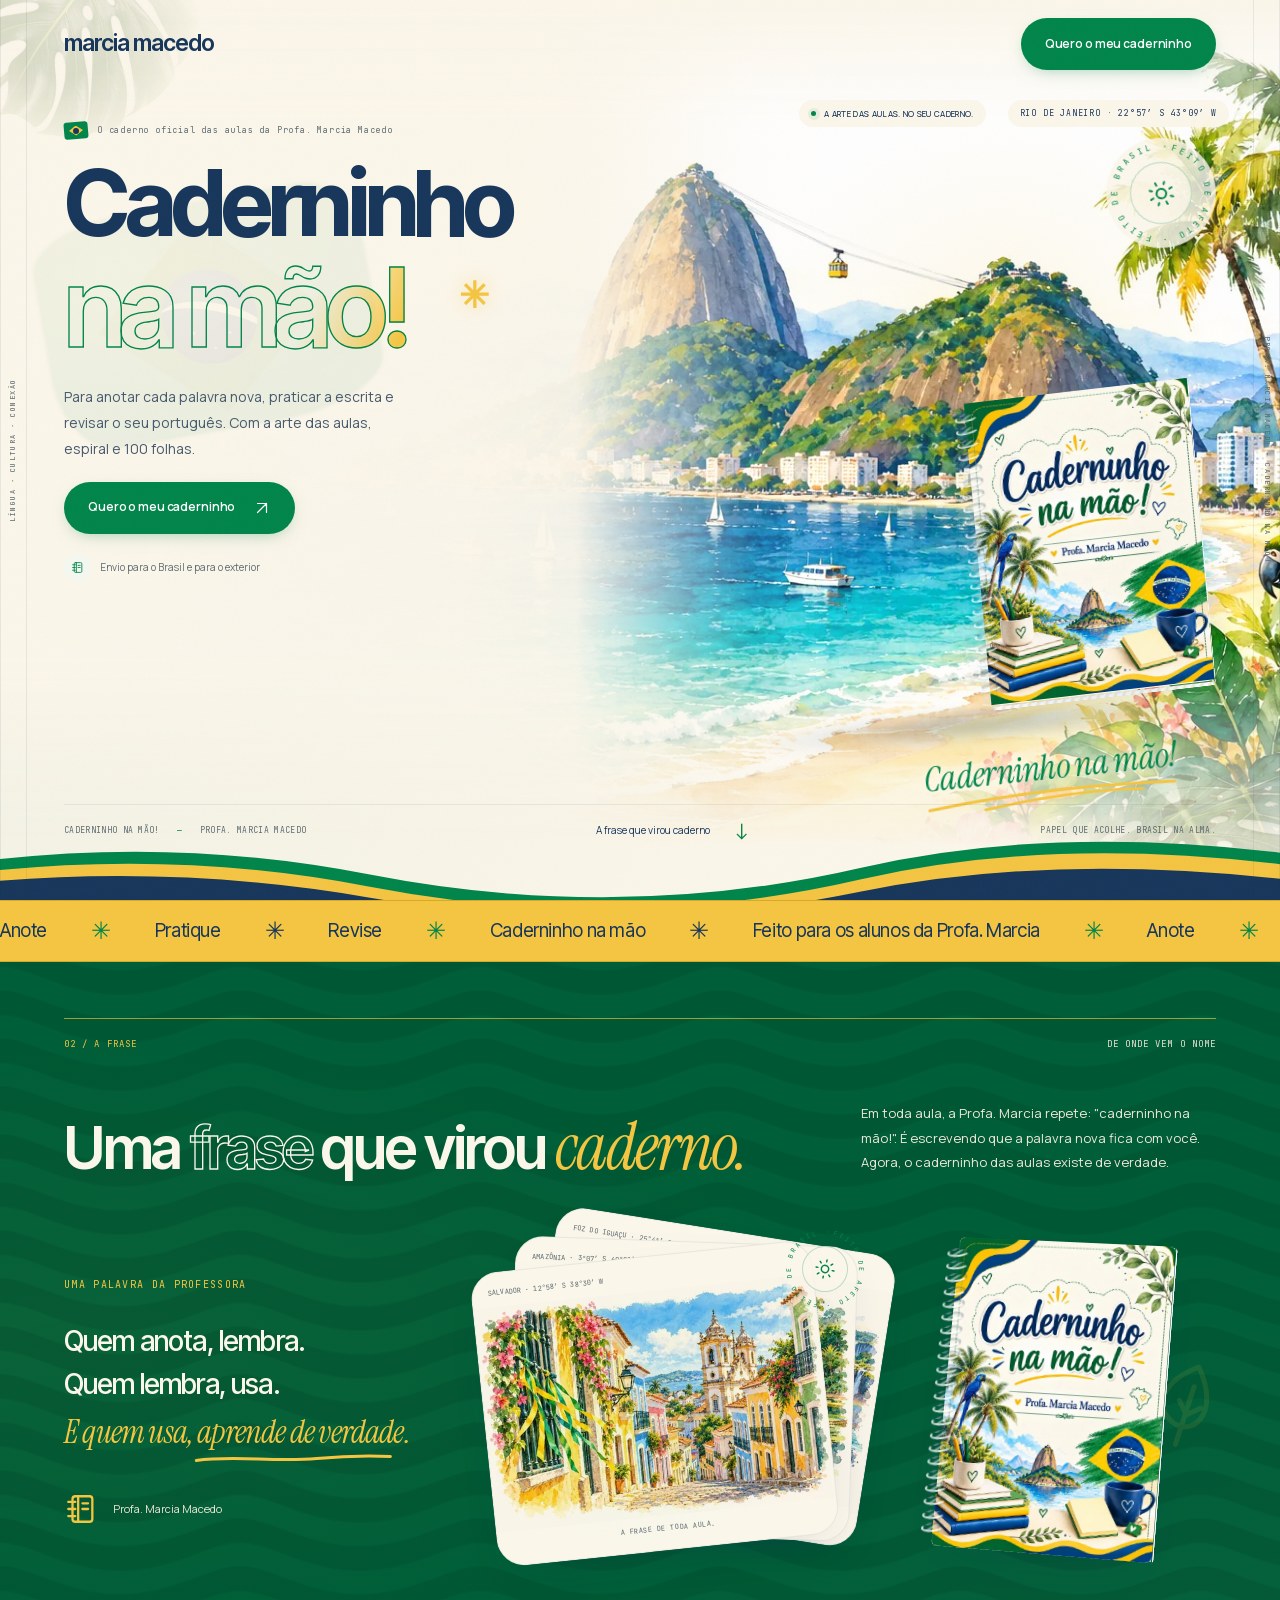
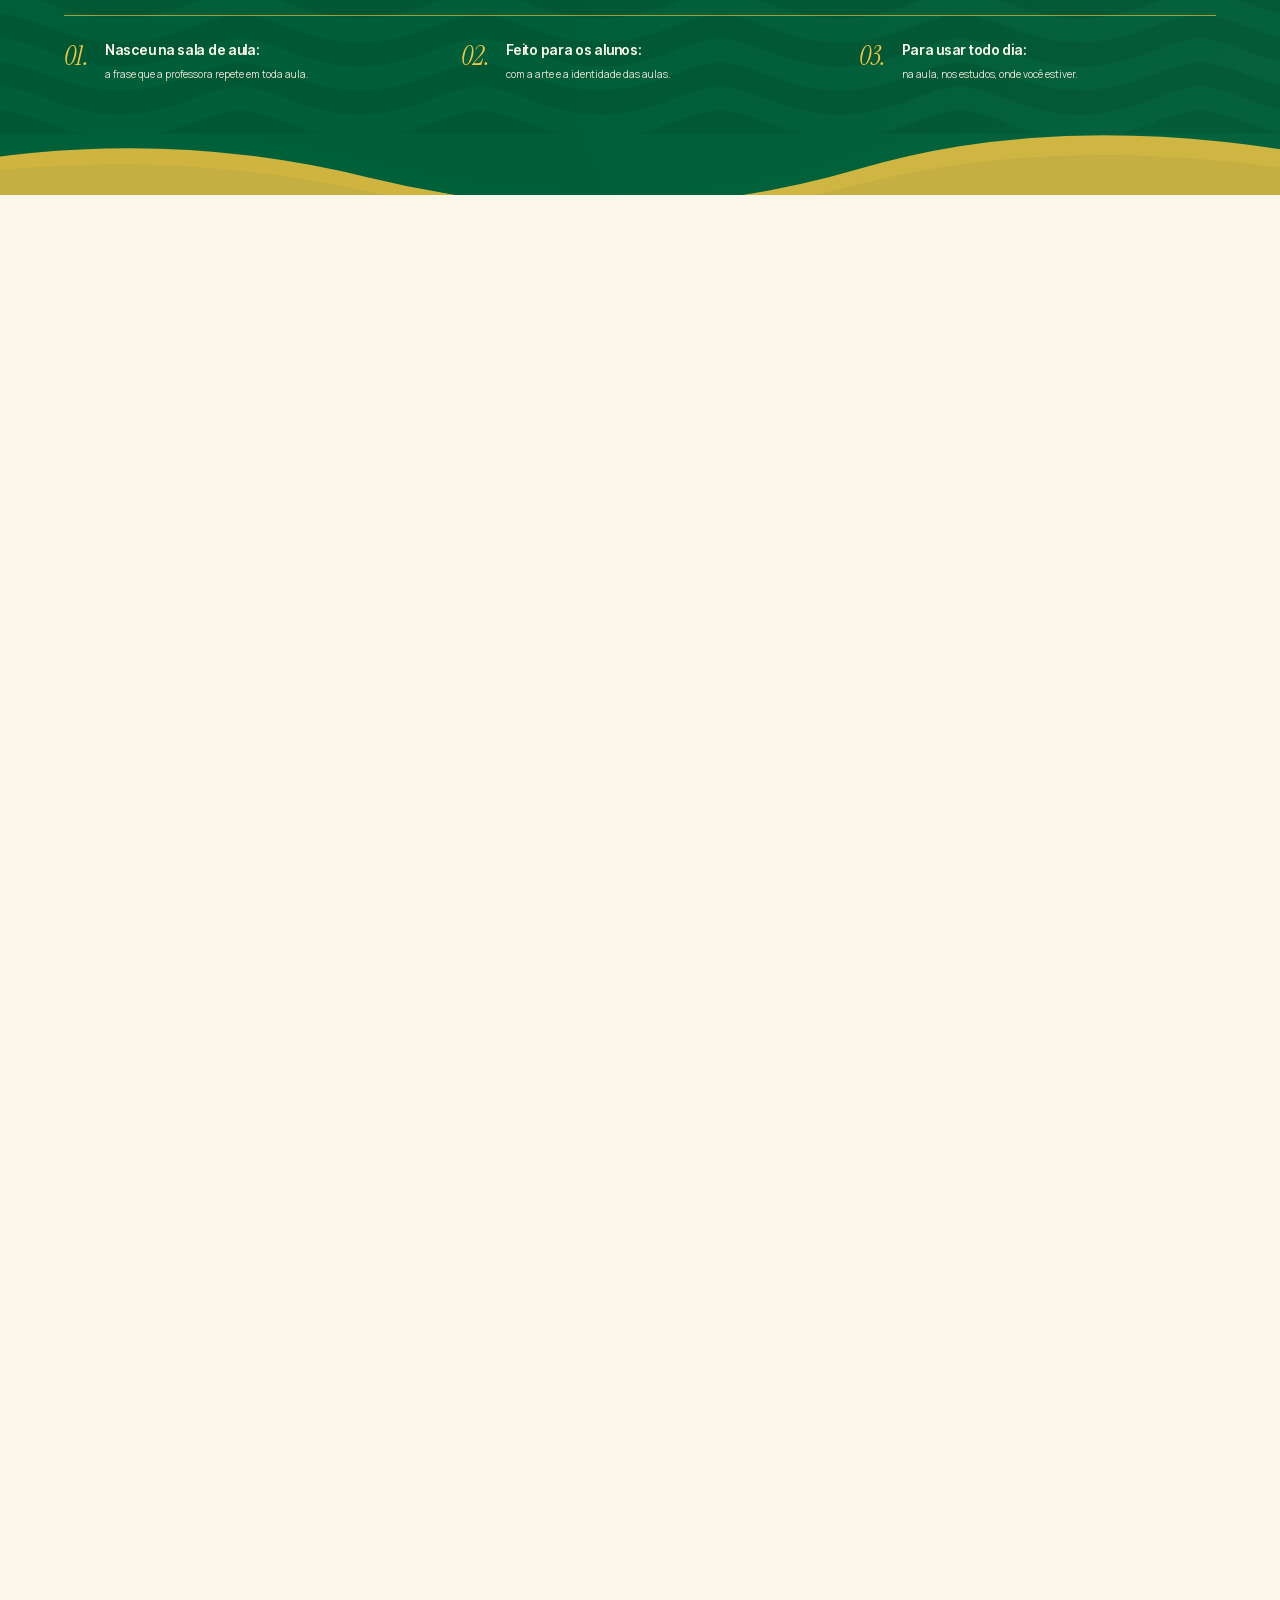
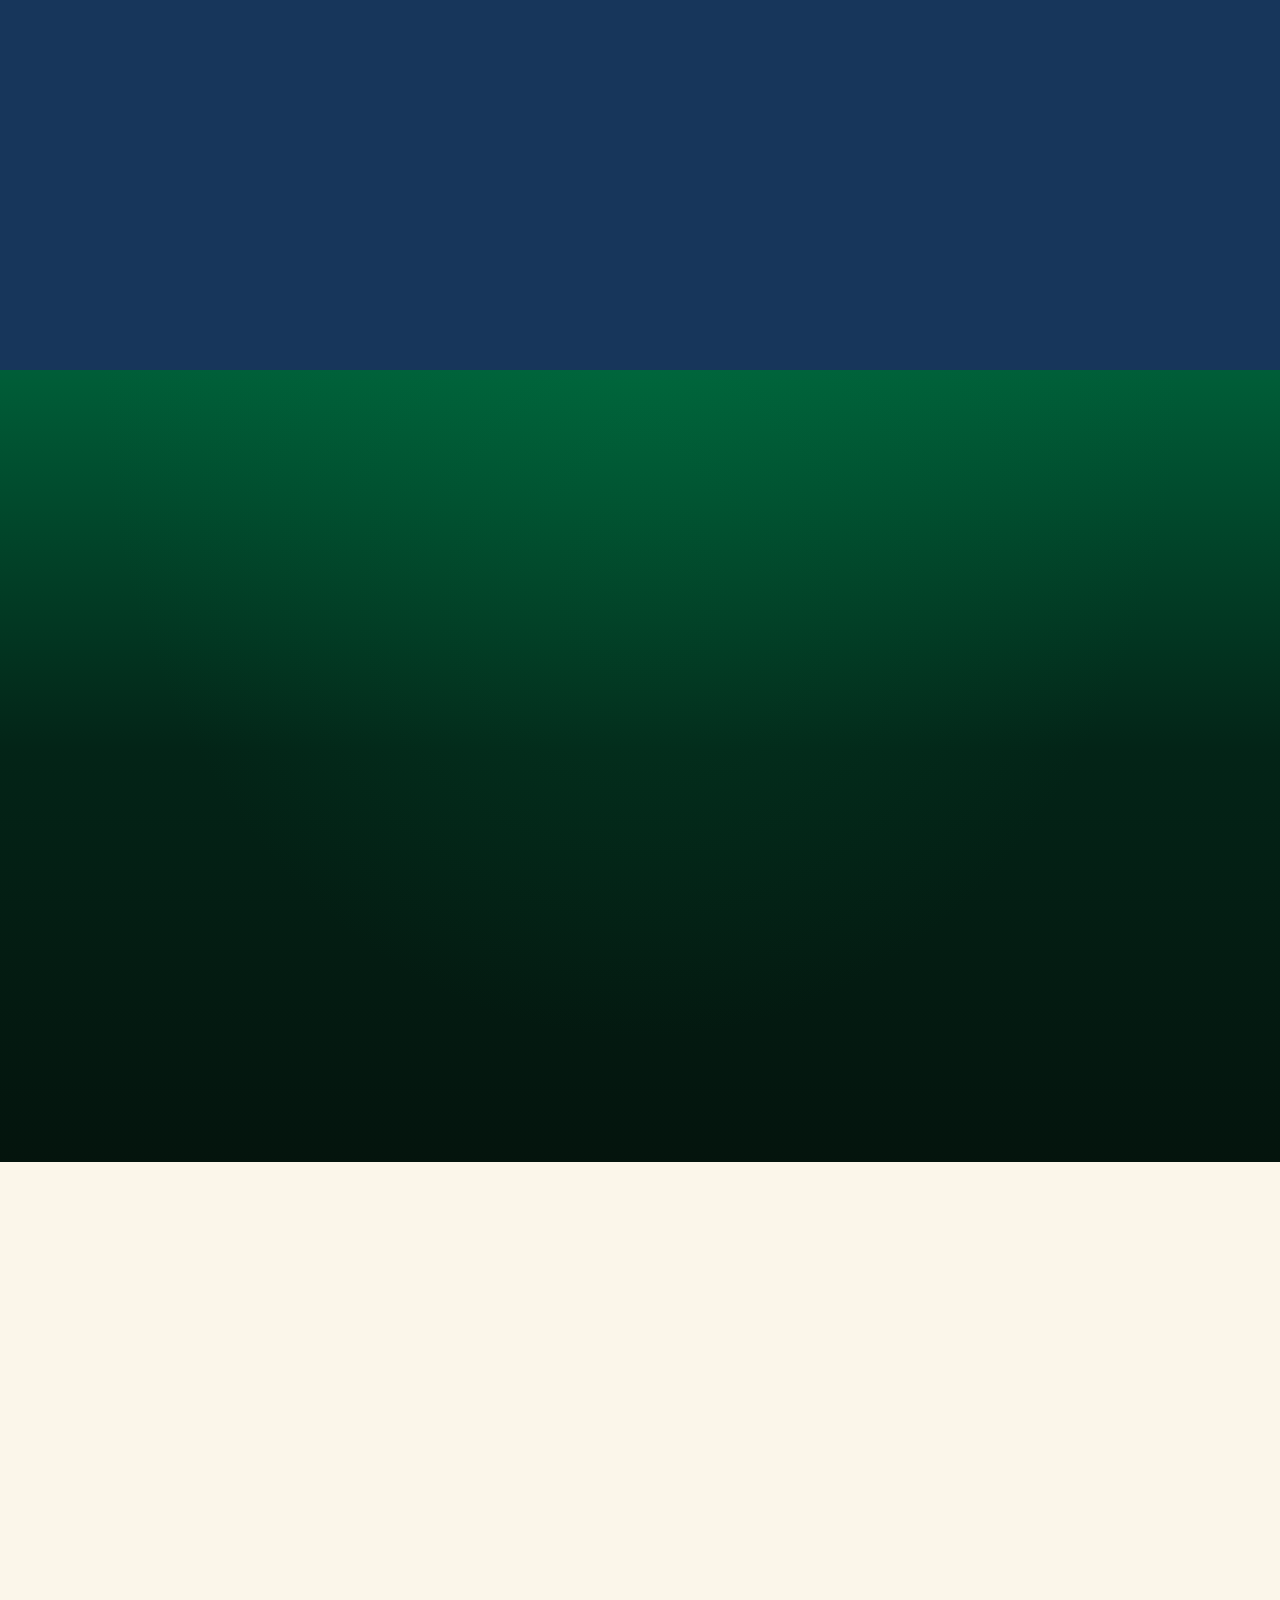
<file: caderninho-marcia/index.html>
<!doctype html>
<html lang="pt-BR">
<head>
  <meta charset="utf-8">
  <meta name="viewport" content="width=device-width, initial-scale=1, viewport-fit=cover">
  <meta name="robots" content="noindex, nofollow">
  <script>
    // Caminhos relativos preservam a abertura direta do arquivo e a prévia em servidores.
    if (/^https?:$/.test(location.protocol)) {
      // Preload com CORS só funciona em HTTP/HTTPS; no arquivo local, o CSS carrega as fontes.
      for (const fonte of ['inter-tight-latin.woff2', 'manrope-latin.woff2']) {
        const preload = document.createElement('link');
        preload.rel = 'preload';
        preload.as = 'font';
        preload.type = 'font/woff2';
        preload.crossOrigin = 'anonymous';
        preload.href = 'assets/fonts/' + fonte;
        document.head.append(preload);
      }
    }
  </script>
  <!-- URL DE PRODUÇÃO: https://caderninho-marcia.vercel.app/
       Ao mudar para um domínio próprio, substitua esta URL em canonical, og:url, og:image e twitter:image abaixo. -->
  <meta name="theme-color" content="#00854A">
  <title>Caderninho na Mão! | Profa. Marcia Macedo</title>
  <meta name="description" content="O caderno das aulas da Profa. Marcia Macedo para quem está aprendendo português. A5, espiral, 200 páginas pautadas. Envio para o Brasil e para o exterior.">
  <link rel="canonical" href="https://caderninho-marcia.vercel.app/">
  <meta property="og:type" content="website">
  <meta property="og:locale" content="pt_BR">
  <meta property="og:site_name" content="Profa. Marcia Macedo">
  <meta property="og:url" content="https://alissonsegecs.com.br/caderninho-marcia/">
  <meta property="og:title" content="Caderninho na Mão! | Profa. Marcia Macedo">
  <meta property="og:description" content="O caderno das aulas da Profa. Marcia Macedo para quem está aprendendo português. A5, espiral, 200 páginas pautadas. Envio para o Brasil e para o exterior.">
  <meta property="og:image" content="https://alissonsegecs.com.br/caderninho-marcia/assets/images/og-image.jpg">
  <meta property="og:image:type" content="image/jpeg">
  <meta property="og:image:width" content="1200">
  <meta property="og:image:height" content="630">
  <meta property="og:image:alt" content="Capa do Caderninho na Mão!, da Profa. Marcia Macedo, ao lado do título em verde e azul sobre fundo creme.">
  <meta name="twitter:card" content="summary_large_image">
  <meta name="twitter:title" content="Caderninho na Mão! | Profa. Marcia Macedo">
  <meta name="twitter:description" content="O caderno das aulas da Profa. Marcia Macedo para quem está aprendendo português. A5, espiral, 200 páginas pautadas. Envio para o Brasil e para o exterior.">
  <meta name="twitter:image" content="https://alissonsegecs.com.br/caderninho-marcia/assets/images/og-image.jpg">
  <meta name="twitter:image:alt" content="Capa do Caderninho na Mão!, da Profa. Marcia Macedo, ao lado do título em verde e azul sobre fundo creme.">
  <link rel="icon" href="favicon.ico" sizes="32x32">
  <link rel="icon" type="image/svg+xml" href="favicon.svg">
  <link rel="apple-touch-icon" href="apple-touch-icon.png">
  <link rel="preload" as="image" type="image/webp" fetchpriority="high" imagesrcset="assets/images/brasil-aquarela-640.webp 640w, assets/images/brasil-aquarela-1024.webp 1024w, assets/images/brasil-aquarela-1536.webp 1536w" imagesizes="100vw">
  <link rel="preload" as="image" type="image/webp" imagesrcset="assets/images/capa-400.webp 400w, assets/images/capa-700.webp 700w, assets/images/capa-1054.webp 1054w" imagesizes="(max-width: 720px) 60vw, 420px">
  <link rel="stylesheet" href="assets/design_system.css">
  <link rel="stylesheet" href="assets/pagina.css">
  <script src="assets/design_system.js" defer></script>
  <script src="assets/pagina.js" defer></script>
</head>
<body class="sales-page">
  <a class="skip-link" href="#conteudo">Pular para o conteúdo</a>

  <header class="site-chrome">
    <div class="nav">
      <div class="container nav-inner">
        <a class="brand" href="#inicio" aria-label="Profa. Marcia Macedo — início">
          <span>marcia macedo</span>
        </a>
        <a class="btn btn-primary magnetic purchase-button" href="#como-comprar" rel="noopener noreferrer" data-compra>
          Quero o meu caderninho
        </a>
      </div>
    </div>
  </header>

  <main id="conteudo">
    <!-- As demais seções serão preenchidas nas próximas etapas. -->
    <section class="hero section section-cream" id="inicio" aria-labelledby="inicio-titulo">
      <div class="hero-backdrop" aria-hidden="true">
        <picture><source type="image/webp" srcset="assets/images/brasil-aquarela-640.webp 640w, assets/images/brasil-aquarela-1024.webp 1024w, assets/images/brasil-aquarela-1536.webp 1536w" sizes="100vw"><img class="landscape hero-landscape" src="assets/images/brasil-aquarela.png" width="1536" height="1024" alt="" fetchpriority="high" decoding="async"></picture>
        <picture><source type="image/webp" srcset="assets/images/brasil-aquarela-640.webp 640w, assets/images/brasil-aquarela-1024.webp 1024w, assets/images/brasil-aquarela-1536.webp 1536w" sizes="100vw"><img class="landscape hero-landscape hero-landscape-vivid" src="assets/images/brasil-aquarela.png" width="1536" height="1024" alt="" decoding="async"></picture>
      </div>
      <div class="hero-glow bloom" data-ds-bloom aria-hidden="true"></div>
      <picture><source type="image/webp" srcset="assets/images/folha-360.webp 360w, assets/images/folha-700.webp 700w" sizes="340px"><img class="hero-tropical hero-tropical-top" src="assets/images/folha.png" alt="" aria-hidden="true" decoding="async"></picture>
      <picture><source type="image/webp" srcset="assets/images/folha-360.webp 360w, assets/images/folha-700.webp 700w" sizes="340px"><img class="hero-tropical hero-tropical-bottom" src="assets/images/folha.png" alt="" aria-hidden="true" decoding="async"></picture>
      <div class="side-rail left" aria-hidden="true"><span class="rail-text">LÍNGUA · CULTURA · CONEXÃO</span></div>
      <div class="side-rail right" aria-hidden="true"><span class="rail-text">PROFA. MARCIA MACEDO · CADERNINHO NA MÃO!</span></div>
      <div class="container hero-grid">
        <div class="hero-copy">
          <div class="flag-art hero-flag" aria-hidden="true">
            <div class="flag-wash flag-green"></div><div class="flag-wash flag-gold"></div>
            <div class="flag-orb"><span class="flag-sky"></span><i>✦</i><i>✦</i><i>✦</i></div>
          </div>
          <div class="hero-discord-pill" data-reveal><span class="mini-flag" aria-hidden="true"><i></i></span>O caderno oficial das aulas da Profa. Marcia Macedo</div>
          <h1 class="display" id="inicio-titulo" data-reveal>Caderninho<br><span class="lettering-transparent">na mão!</span><span class="dot" aria-hidden="true">✳</span></h1>
          <p class="lead" data-reveal>Para anotar cada palavra nova, praticar a escrita e revisar o seu português. Com a arte das aulas, espiral e 100 folhas.</p>
          <div class="hero-actions" data-reveal>
            <a class="btn btn-primary magnetic" href="#como-comprar" rel="noopener noreferrer" data-compra>Quero o meu caderninho<span class="arrow"><svg class="icon"><use href="#i-arrow-up"/></svg></span></a>
          </div>
          <div class="hero-foot hero-purchase-note" data-reveal><span class="tiny-icon"><svg class="icon"><use href="#i-book"/></svg></span><span>Envio para o Brasil e para o exterior</span></div>
        </div>
      </div>
      <figure class="hero-art" data-reveal="scale" aria-label="O caderninho diante da paisagem em aquarela do Pão de Açúcar, com o bondinho visível.">
        <div class="caderno-3d hero-book" id="caderno-hero" data-caderno data-caderno-loop role="img" aria-label="Caderninho na Mão! em 3D: capa ilustrada, miolo original, espiral transparente e 100 folhas, diante da praia do Rio.">
          <img class="caderno-fallback" src="assets/images/capa.jpg" width="1054" height="1493" alt="" decoding="async">
        </div>
        <figcaption class="annot coord badge badge-white">RIO DE JANEIRO · 22°57′ S 43°09′ W</figcaption>
        <div class="postmark" aria-hidden="true"><svg viewBox="0 0 120 120"><defs><path id="inicio-stamp-ring" d="M60 12a48 48 0 1 1-.1 0"/></defs><text><textPath href="#inicio-stamp-ring" textLength="298">FEITO DE AFETO · FEITO DE BRASIL · </textPath></text></svg><span><svg class="icon"><use href="#i-sun"/></svg></span></div>
        <span class="handwritten">Caderninho na mão!<svg viewBox="0 0 260 18" aria-hidden="true"><path d="M3 10Q120-3 255 6M60 15Q150 4 222 10"/></svg></span>
        <span class="art-caption badge badge-white"><span class="pulse"></span> A ARTE DAS AULAS. NO SEU CADERNO.</span>
      </figure>
      <div class="container hero-bottom" data-reveal><span class="meta">CADERNINHO NA MÃO! <span>—</span> PROFA. MARCIA MACEDO</span><a href="#a-frase" class="scroll-cue">A frase que virou caderno <span>↓</span></a><span class="meta">PAPEL QUE ACOLHE. BRASIL NA ALMA.</span></div>
    </section>

    <div class="wire" aria-label="Anote, pratique, revise. Caderninho na mão. Feito para os alunos da Profa. Marcia."><div class="wire-track"><span>Anote <i>✳</i> Pratique <i>✳</i> Revise <i>✳</i> Caderninho na mão <i>✳</i> Feito para os alunos da Profa. Marcia <i>✳</i></span><span aria-hidden="true">Anote <i>✳</i> Pratique <i>✳</i> Revise <i>✳</i> Caderninho na mão <i>✳</i> Feito para os alunos da Profa. Marcia <i>✳</i></span></div></div>

    <section class="section ds-group section-dark section-forest" id="a-frase" aria-labelledby="a-frase-titulo">
      <div class="frase-ondas" aria-hidden="true"></div>
      <div class="container">
        <div class="sec-rule" data-reveal><span>02 / A FRASE</span><span>DE ONDE VEM O NOME</span></div>
        <div class="section-heading" data-reveal>
          <h2 id="a-frase-titulo">Uma <span class="frase-palavra"><span class="lettering-transparent">frase</span><span class="frase-preenchimento" aria-hidden="true"><span>frase</span></span></span> que virou <em>caderno.</em></h2>
          <p>Em toda aula, a Profa. Marcia repete: "caderninho na mão!". É escrevendo que a palavra nova fica com você. Agora, o caderninho das aulas existe de verdade.</p>
        </div>
        <div class="identity-grid">
          <article class="identity-manifesto scroll-reveal" data-reveal>
            <span class="label">UMA PALAVRA DA PROFESSORA</span>
            <p><span class="frase-linha">Quem anota, lembra.</span><span class="frase-linha">Quem lembra, usa.</span><em class="frase-linha">E quem usa, <span class="frase-destaque">aprende de verdade.<svg class="frase-traco" viewBox="0 0 200 14" preserveAspectRatio="none" aria-hidden="true" focusable="false"><path d="M3 9.5C38 4 74 11.5 112 7.5S174 5 197 6.5" pathLength="1"/></svg></span></em></p>
            <div class="manifesto-foot"><svg class="icon"><use href="#i-book"/></svg><span>Profa. Marcia Macedo</span></div>
          </article>
          <figure class="postais" data-reveal="scale" data-postais aria-label="Três postais do Brasil: Salvador, Amazônia e Foz do Iguaçu. Toque em um postal para trazê-lo para a frente.">
            <div class="postais-pilha">
              <button type="button" class="postal" data-postal aria-label="Postal de Salvador: aquarela do Pelourinho, com casarões coloridos e fitas do Senhor do Bonfim. Trazer para a frente.">
                <span class="flag-art ds-window phrase-art postal-face">
                  <picture><source type="image/webp" srcset="assets/images/postal-salvador-480.webp 480w, assets/images/postal-salvador-800.webp 800w, assets/images/postal-salvador-1200.webp 1200w" sizes="(max-width: 720px) 50vw, 34vw"><img src="assets/images/postal-salvador.jpg" width="1536" height="1024" alt="Aquarela do Pelourinho, em Salvador, com casarões coloridos e fitas do Senhor do Bonfim." loading="lazy" decoding="async"></picture>
                  <span class="annot coord phrase-coordinates">SALVADOR · 12°58′ S 38°30′ W</span>
                  <span class="window-caption">A FRASE DE TODA AULA.</span>
                </span>
              </button>
              <button type="button" class="postal" data-postal aria-label="Postal da Amazônia: aquarela de um rio com vitórias-régias e um tucano na floresta. Trazer para a frente.">
                <span class="flag-art ds-window phrase-art postal-face">
                  <picture><source type="image/webp" srcset="assets/images/postal-amazonia-480.webp 480w, assets/images/postal-amazonia-800.webp 800w, assets/images/postal-amazonia-1200.webp 1200w" sizes="(max-width: 720px) 50vw, 34vw"><img src="assets/images/postal-amazonia.jpg" width="1536" height="1024" alt="Aquarela da Amazônia, com vitórias-régias no rio e um tucano na floresta." loading="lazy" decoding="async"></picture>
                  <span class="annot coord phrase-coordinates">AMAZÔNIA · 3°07′ S 60°01′ W</span>
                  <span class="window-caption">A FRASE DE TODA AULA.</span>
                </span>
              </button>
              <button type="button" class="postal" data-postal aria-label="Postal de Foz do Iguaçu: aquarela das cataratas com arco-íris e um quati. Trazer para a frente.">
                <span class="flag-art ds-window phrase-art postal-face">
                  <picture><source type="image/webp" srcset="assets/images/postal-iguacu-480.webp 480w, assets/images/postal-iguacu-800.webp 800w, assets/images/postal-iguacu-1200.webp 1200w" sizes="(max-width: 720px) 50vw, 34vw"><img src="assets/images/postal-iguacu.jpg" width="1536" height="1024" alt="Aquarela das Cataratas do Iguaçu, com arco-íris e um quati na pedra." loading="lazy" decoding="async"></picture>
                  <span class="annot coord phrase-coordinates">FOZ DO IGUAÇU · 25°41′ S 54°26′ W</span>
                  <span class="window-caption">A FRASE DE TODA AULA.</span>
                </span>
              </button>
            </div>
            <div class="postmark" aria-hidden="true">
              <svg viewBox="0 0 120 120"><defs><path id="a-frase-stamp-ring" d="M60 12a48 48 0 1 1-.1 0"/></defs><text><textPath href="#a-frase-stamp-ring" textLength="298">FEITO DE AFETO · FEITO DE BRASIL · </textPath></text></svg>
              <span><svg class="icon"><use href="#i-sun"/></svg></span>
            </div>
          </figure>
          <div class="caderno-3d frase-book" id="caderno-frase" data-caderno data-caderno-closed data-caderno-hover data-reveal role="img" aria-label="Capa inteira do Caderninho na mão!, da Profa. Marcia Macedo, com arte brasileira em verde, amarelo e azul.">
            <img class="caderno-fallback" src="assets/images/capa.jpg" width="1054" height="1493" alt="" loading="lazy" decoding="async">
          </div>
        </div>
        <div class="principles" data-reveal>
          <div><b>01.</b><span><strong>Nasceu na sala de aula:</strong> a frase que a professora repete em toda aula.</span></div>
          <div><b>02.</b><span><strong>Feito para os alunos:</strong> com a arte e a identidade das aulas.</span></div>
          <div><b>03.</b><span><strong>Para usar todo dia:</strong> na aula, nos estudos, onde você estiver.</span></div>
        </div>
      </div>
    </section>

    <section class="section ds-group section-cream vitrine" id="para-que" aria-labelledby="para-que-titulo">
      <div class="hero-glow bloom" data-ds-bloom aria-hidden="true"></div>
      <div class="vitrine-decor" aria-hidden="true">
        <div class="vitrine-object vitrine-postal" data-vitrine-object data-depth=".035"><picture><source type="image/webp" srcset="assets/images/selo-240.webp 240w, assets/images/selo-480.webp 480w" sizes="240px"><img src="assets/images/selo.png" width="1536" height="1024" alt="" loading="lazy" decoding="async"></picture></div>
        <div class="vitrine-object vitrine-selo" data-vitrine-object data-depth="-.025"><picture><source type="image/webp" srcset="assets/images/selo-240.webp 240w, assets/images/selo-480.webp 480w" sizes="240px"><img src="assets/images/selo.png" width="1536" height="1024" alt="" loading="lazy" decoding="async"></picture></div>
        <div class="vitrine-object vitrine-folha" data-vitrine-object data-depth=".025"><picture><source type="image/webp" srcset="assets/images/folha-360.webp 360w, assets/images/folha-700.webp 700w" sizes="340px"><img src="assets/images/folha.png" width="1312" height="1199" alt="" loading="lazy" decoding="async"></picture></div>
        <div class="vitrine-object vitrine-lapis" data-vitrine-object data-depth="-.035"><picture><source type="image/webp" srcset="assets/images/lapis-240.webp 240w, assets/images/lapis-480.webp 480w" sizes="230px"><img src="assets/images/lapis.png" width="1292" height="1218" alt="" loading="lazy" decoding="async"></picture></div>
      </div>
      <div class="container">
        <div class="sec-rule" data-reveal><span>03 / O CADERNO POR DENTRO</span><span>UM CADERNO, MUITOS USOS</span></div>
        <div class="ds-grid2 vitrine-grid">
          <span class="vitrine-photo-sombra" aria-hidden="true"></span>
          <figure class="ds-window vitrine-photo" data-reveal="scale"><picture><source type="image/webp" srcset="assets/images/mao-caderno-480.webp 480w, assets/images/mao-caderno-800.webp 800w, assets/images/mao-caderno-1254.webp 1254w" sizes="(max-width: 720px) 100vw, 45vw"><img src="assets/images/mao-caderno.jpg" width="1254" height="1254" alt="Uma mão segura o Caderninho na Mão!, com capa ilustrada e espiral, diante da paisagem do Rio." loading="lazy" decoding="async"></picture></figure>

          <div class="notes-carousel" data-notes-carousel data-reveal aria-roledescription="carrossel" role="region" aria-label="Exemplos de anotações no caderninho">
            <p class="sr-only" id="notas-ajuda">Use as setas anterior e próxima, as setas do teclado ou arraste a página para explorar as anotações.</p>
            <div class="notes-viewport" id="paginas-anotadas" tabindex="0" aria-describedby="notas-ajuda">
              <div class="notes-track">
                <article class="notes-slide is-current" data-note-slide data-note-label="VOCABULÁRIO" role="group" aria-roledescription="slide" aria-label="1 de 5 · Vocabulário" aria-hidden="false">
                  <div class="note-paper">
                    <picture><source type="image/webp" srcset="assets/images/miolo-400.webp 400w, assets/images/miolo-760.webp 760w, assets/images/miolo-1200.webp 1200w" sizes="(max-width: 720px) 90vw, 400px"><img src="assets/images/miolo.png" width="1748" height="2480" alt="" loading="lazy" decoding="async" draggable="false"></picture>
                    <span class="badge badge-white note-label">VOCABULÁRIO</span>
                    <div class="note-writing"><p class="note-term">saudade <span class="note-pronunciation">· /sawˈda.dʒi/ · substantivo</span></p><p>A falta que a gente sente de alguém, de um lugar ou de um momento.</p><p>"Que saudade das nossas aulas!"</p></div>
                  </div>
                </article>
                <article class="notes-slide" data-note-slide data-note-label="VOCABULÁRIO" role="group" aria-roledescription="slide" aria-label="2 de 5 · Vocabulário" aria-hidden="true" inert>
                  <div class="note-paper">
                    <picture><source type="image/webp" srcset="assets/images/miolo-400.webp 400w, assets/images/miolo-760.webp 760w, assets/images/miolo-1200.webp 1200w" sizes="(max-width: 720px) 90vw, 400px"><img src="assets/images/miolo.png" width="1748" height="2480" alt="" loading="lazy" decoding="async" draggable="false"></picture>
                    <span class="badge badge-white note-label">VOCABULÁRIO</span>
                    <div class="note-writing"><p class="note-term">cafuné <span class="note-pronunciation">· /ka.fuˈnɛ/ · substantivo</span></p><p>Carinho que a gente faz passando a mão, de leve, nos cabelos de alguém.</p><p>"Tem palavras que parecem um abraço."</p></div>
                  </div>
                </article>
                <article class="notes-slide" data-note-slide data-note-label="ESCRITA" role="group" aria-roledescription="slide" aria-label="3 de 5 · Escrita" aria-hidden="true" inert>
                  <div class="note-paper">
                    <picture><source type="image/webp" srcset="assets/images/miolo-400.webp 400w, assets/images/miolo-760.webp 760w, assets/images/miolo-1200.webp 1200w" sizes="(max-width: 720px) 90vw, 400px"><img src="assets/images/miolo.png" width="1748" height="2480" alt="" loading="lazy" decoding="async" draggable="false"></picture>
                    <span class="badge badge-white note-label">ESCRITA</span>
                    <div class="note-writing"><p>Eu moro em Buenos Aires.</p><p>Eu gosto de café com leite.</p><p>Amanhã eu vou à praia com meus amigos.</p></div>
                  </div>
                </article>
                <article class="notes-slide" data-note-slide data-note-label="DÚVIDAS" role="group" aria-roledescription="slide" aria-label="4 de 5 · Dúvidas" aria-hidden="true" inert>
                  <div class="note-paper">
                    <picture><source type="image/webp" srcset="assets/images/miolo-400.webp 400w, assets/images/miolo-760.webp 760w, assets/images/miolo-1200.webp 1200w" sizes="(max-width: 720px) 90vw, 400px"><img src="assets/images/miolo.png" width="1748" height="2480" alt="" loading="lazy" decoding="async" draggable="false"></picture>
                    <span class="badge badge-white note-label">DÚVIDAS</span>
                    <div class="note-writing"><p class="note-term">Perguntar na aula:</p><p>Qual a diferença entre "por" e "para"?</p><p>Quando eu uso "a gente" no lugar de "nós"?</p></div>
                  </div>
                </article>
                <article class="notes-slide" data-note-slide data-note-label="REVISÃO" role="group" aria-roledescription="slide" aria-label="5 de 5 · Revisão" aria-hidden="true" inert>
                  <div class="note-paper">
                    <picture><source type="image/webp" srcset="assets/images/miolo-400.webp 400w, assets/images/miolo-760.webp 760w, assets/images/miolo-1200.webp 1200w" sizes="(max-width: 720px) 90vw, 400px"><img src="assets/images/miolo.png" width="1748" height="2480" alt="" loading="lazy" decoding="async" draggable="false"></picture>
                    <span class="badge badge-white note-label">REVISÃO</span>
                    <div class="note-writing"><p>Palavras da semana: saudade, cafuné, cheiro, abraço, sobremesa.</p><p class="note-term">Já sei usar 4 de 5! ✓</p></div>
                  </div>
                </article>
              </div>
            </div>
            <div class="notes-controls" data-notes-controls hidden>
              <span class="label">UM POUCO DE CADA AULA</span>
              <span class="meta notes-position" aria-live="polite" aria-atomic="true"><span data-note-position>01 / 05</span><span class="sr-only" data-note-announcement> · VOCABULÁRIO</span><span class="notes-progress" data-note-progress aria-hidden="true"><i></i></span></span>
              <button class="icon-btn notes-autoplay" type="button" data-note-autoplay aria-controls="paginas-anotadas" aria-label="Pausar a troca automática das páginas" hidden><svg class="icon notes-icon-pause" viewBox="0 0 24 24"><path d="M9 6v12M15 6v12"/></svg><svg class="icon notes-icon-play"><use href="#i-play"/></svg></button>
              <button class="icon-btn magnetic notes-prev" type="button" data-note-prev aria-controls="paginas-anotadas" aria-label="Página anterior"><svg class="icon"><use href="#i-arrow"/></svg></button>
              <button class="icon-btn magnetic" type="button" data-note-next aria-controls="paginas-anotadas" aria-label="Próxima página"><svg class="icon"><use href="#i-arrow"/></svg></button>
            </div>
          </div>

          <div class="vitrine-copy" data-reveal>
            <h2 id="para-que-titulo">Tudo o que você aprende, <span class="lettering-transparent">num só lugar.</span></h2>
            <p class="body-sm">Use o caderninho nas aulas, nos estudos em casa ou quando ouvir uma palavra nova numa música, num filme ou numa conversa. Anote o vocabulário, pratique a escrita, guarde as dúvidas para a próxima aula e revise tudo quando quiser.</p>
          </div>

          <div class="vitrine-offer" data-reveal>
            <div class="ds-sheet vitrine-purchase">
              <table class="vitrine-prices"><caption class="sr-only">Preço e informações de compra do caderninho</caption><tbody>
                <tr><th scope="row">Caderninho na Mão!</th><td data-preco></td></tr>
                <tr><th scope="row">Frete</th><td>Calculado no carrinho</td></tr>
                <tr><th scope="row">Entrega</th><td>No Brasil e no exterior</td></tr>
              </tbody></table>
              <a class="btn btn-primary magnetic" href="#como-comprar" rel="noopener noreferrer" data-compra>Quero o meu caderninho <span class="arrow"><svg class="icon"><use href="#i-arrow-up"/></svg></span></a>
            </div>
            <a class="btn btn-text" href="#detalhes">Ver todos os detalhes do caderno ↓</a>
          </div>
        </div>
      </div>
    </section>

    <section class="section ds-group section-dark section-navy" id="detalhes" aria-labelledby="detalhes-titulo">
      <div class="container">
        <div class="sec-rule" data-reveal><span>04 / DETALHES</span><span><span class="details-hint-desktop">PASSE O MOUSE PARA VER</span><span class="details-hint-touch">TOQUE PARA VER</span></span></div>
        <div class="section-heading" data-reveal><h2 id="detalhes-titulo">Feito com <em>carinho,</em><br>página por página.</h2></div>
        <div class="ds-grid2 details-grid" data-details>
          <div class="details-content">
            <ol class="details-list" aria-label="Diferenciais do caderninho" data-reveal>
              <li class="detail-item is-active" data-detail="01">
                <h3><button class="detail-trigger" id="detalhe-01" type="button" aria-expanded="true" aria-controls="detalhe-texto-01"><span class="detail-number meta">01</span><span class="detail-title">Tamanho A5</span><span class="detail-arrow" aria-hidden="true">↗</span></button></h3>
                <div class="detail-description" id="detalhe-texto-01" role="region" aria-labelledby="detalhe-01"><p>14,8 x 21 cm. Cabe na bolsa e na mochila.</p></div>
              </li>
              <li class="detail-item" data-detail="02">
                <h3><button class="detail-trigger" id="detalhe-02" type="button" aria-expanded="false" aria-controls="detalhe-texto-02"><span class="detail-number meta">02</span><span class="detail-title">Capa com a arte das aulas</span><span class="detail-arrow" aria-hidden="true">↗</span></button></h3>
                <div class="detail-description" id="detalhe-texto-02" role="region" aria-labelledby="detalhe-02"><p>Colorida, com acetato transparente que protege do dia a dia.</p></div>
              </li>
              <li class="detail-item" data-detail="03">
                <h3><button class="detail-trigger" id="detalhe-03" type="button" aria-expanded="false" aria-controls="detalhe-texto-03"><span class="detail-number meta">03</span><span class="detail-title">Espiral transparente</span><span class="detail-arrow" aria-hidden="true">↗</span></button></h3>
                <div class="detail-description" id="detalhe-texto-03" role="region" aria-labelledby="detalhe-03"><p>Abre totalmente plano, para escrever com conforto.</p></div>
              </li>
              <li class="detail-item" data-detail="04">
                <h3><button class="detail-trigger" id="detalhe-04" type="button" aria-expanded="false" aria-controls="detalhe-texto-04"><span class="detail-number meta">04</span><span class="detail-title">100 folhas pautadas</span><span class="detail-arrow" aria-hidden="true">↗</span></button></h3>
                <div class="detail-description" id="detalhe-texto-04" role="region" aria-labelledby="detalhe-04"><p>100 folhas (200 páginas) em papel offset 75 g.</p></div>
              </li>
              <li class="detail-item" data-detail="06">
                <h3><button class="detail-trigger" id="detalhe-06" type="button" aria-expanded="false" aria-controls="detalhe-texto-06"><span class="detail-number meta">05</span><span class="detail-title">Impresso para você</span><span class="detail-arrow" aria-hidden="true">↗</span></button></h3>
                <div class="detail-description" id="detalhe-texto-06" role="region" aria-labelledby="detalhe-06"><p>Feito sob encomenda em até 4 dias úteis, com nota fiscal. Entrega no Brasil e no exterior.</p></div>
              </li>
            </ol>
            <div class="details-purchase" data-reveal>
              <p class="body-lg"><strong data-preco></strong> <span class="caption">+ frete</span></p>
              <a class="btn btn-gold magnetic" href="#como-comprar" rel="noopener noreferrer" data-compra>Quero o meu caderninho <span class="arrow"><svg class="icon"><use href="#i-arrow-up"/></svg></span></a>
            </div>
          </div>
          <figure class="details-stage" data-active-detail="01" aria-label="Veja de perto cada detalhe do caderninho">
            <div class="hero-glow bloom" data-ds-bloom aria-hidden="true"></div>
            <div class="details-scene" data-reveal="scale">
              <div class="caderno-3d details-book" id="caderno-detalhes" data-caderno data-caderno-interactive data-caderno-feature="01" data-contracapa="assets/images/contra-capa.webp" role="img" aria-label="Caderninho na Mão! em 3D: Tamanho A5.">
                <img class="caderno-fallback" src="assets/images/capa.jpg" width="1054" height="1493" alt="" loading="lazy" decoding="async">
              </div>
              <div class="details-ruler" aria-hidden="true"><span class="meta">14,8 x 21 cm</span></div>
              <span class="details-active-number" aria-hidden="true">01</span>
            </div>
            <figcaption class="meta details-caption"><span class="pulse" aria-hidden="true"></span> <span data-detail-caption>Tamanho A5</span></figcaption>
          </figure>
        </div>
      </div>
    </section>

    <section class="section ds-group section-dark oferta" id="oferta" aria-labelledby="oferta-titulo" data-oferta>
      <div class="hero-glow bloom oferta-glow" data-ds-bloom aria-hidden="true"></div>
      <div class="oferta-glow-canto" aria-hidden="true"></div>
      <svg class="oferta-varal" viewBox="0 0 1440 100" preserveAspectRatio="xMidYMin slice" aria-hidden="true" focusable="false"><path class="varal-fio" d="M0 6.0 L40 12.3 L80 18.2 L120 23.8 L160 29.0 L200 33.8 L240 38.3 L280 42.4 L320 46.2 L360 49.6 L400 52.7 L440 55.3 L480 57.7 L520 59.6 L560 61.2 L600 62.5 L640 63.4 L680 63.9 L720 64.1 L760 63.9 L800 63.4 L840 62.5 L880 61.2 L920 59.6 L960 57.7 L1000 55.3 L1040 52.7 L1080 49.6 L1120 46.2 L1160 42.4 L1200 38.3 L1240 33.8 L1280 29.0 L1320 23.8 L1360 18.2 L1400 12.3 L1440 6.0"/><g transform="translate(33 11.2) rotate(12.1) scale(0.86)"><path class="bandeirinha b0" style="--i:0" d="M-14 0H14V30L0 21-14 30Z"/></g><g transform="translate(98 20.8) rotate(5.6) scale(0.94)"><path class="bandeirinha b1" style="--i:1" d="M-14 0H14V30L0 21-14 30Z"/></g><g transform="translate(164 29.4) rotate(7.4) scale(1.06)"><path class="bandeirinha b3" style="--i:2" d="M-14 0H14V30L0 21-14 30Z"/></g><g transform="translate(229 37.1) rotate(8.3) scale(0.95)"><path class="bandeirinha b0" style="--i:3" d="M-14 0H14V30L0 21-14 30Z"/></g><g transform="translate(295 43.8) rotate(5.8) scale(1.07)"><path class="bandeirinha b1" style="--i:4" d="M-14 0H14V30L0 21-14 30Z"/></g><g transform="translate(360 49.6) rotate(5.7) scale(1.05)"><path class="bandeirinha b3" style="--i:5" d="M-14 0H14V30L0 21-14 30Z"/></g><g transform="translate(425 54.4) rotate(1.7) scale(1.09)"><path class="bandeirinha b0" style="--i:6" d="M-14 0H14V30L0 21-14 30Z"/></g><g transform="translate(491 58.2) rotate(4.6) scale(0.96)"><path class="bandeirinha b1" style="--i:7" d="M-14 0H14V30L0 21-14 30Z"/></g><g transform="translate(556 61.1) rotate(-1.5) scale(1.06)"><path class="bandeirinha b3" style="--i:8" d="M-14 0H14V30L0 21-14 30Z"/></g><g transform="translate(622 63.0) rotate(1.0) scale(1.05)"><path class="bandeirinha b0" style="--i:9" d="M-14 0H14V30L0 21-14 30Z"/></g><g transform="translate(687 64.0) rotate(2.9) scale(1.12)"><path class="bandeirinha b1" style="--i:10" d="M-14 0H14V30L0 21-14 30Z"/></g><g transform="translate(753 64.0) rotate(-0.3) scale(0.89)"><path class="bandeirinha b3" style="--i:11" d="M-14 0H14V30L0 21-14 30Z"/></g><g transform="translate(818 63.0) rotate(0.2) scale(1.12)"><path class="bandeirinha b0" style="--i:12" d="M-14 0H14V30L0 21-14 30Z"/></g><g transform="translate(884 61.1) rotate(-1.5) scale(1.04)"><path class="bandeirinha b1" style="--i:13" d="M-14 0H14V30L0 21-14 30Z"/></g><g transform="translate(949 58.2) rotate(0.3) scale(1.12)"><path class="bandeirinha b3" style="--i:14" d="M-14 0H14V30L0 21-14 30Z"/></g><g transform="translate(1015 54.4) rotate(-5.1) scale(0.96)"><path class="bandeirinha b0" style="--i:15" d="M-14 0H14V30L0 21-14 30Z"/></g><g transform="translate(1080 49.6) rotate(-6.0) scale(1.09)"><path class="bandeirinha b1" style="--i:16" d="M-14 0H14V30L0 21-14 30Z"/></g><g transform="translate(1145 43.8) rotate(-7.1) scale(0.90)"><path class="bandeirinha b3" style="--i:17" d="M-14 0H14V30L0 21-14 30Z"/></g><g transform="translate(1211 37.1) rotate(-7.9) scale(0.98)"><path class="bandeirinha b0" style="--i:18" d="M-14 0H14V30L0 21-14 30Z"/></g><g transform="translate(1276 29.4) rotate(-6.7) scale(1.12)"><path class="bandeirinha b1" style="--i:19" d="M-14 0H14V30L0 21-14 30Z"/></g><g transform="translate(1342 20.8) rotate(-4.9) scale(1.06)"><path class="bandeirinha b3" style="--i:20" d="M-14 0H14V30L0 21-14 30Z"/></g><g transform="translate(1407 11.2) rotate(-10.6) scale(0.88)"><path class="bandeirinha b0" style="--i:21" d="M-14 0H14V30L0 21-14 30Z"/></g></svg>
      <div class="container">
        <header class="oferta-cabecalho">
          <span class="oferta-pilula" data-reveal><span class="oferta-ponto" aria-hidden="true"></span>05 / A OFERTA</span>
          <h2 id="oferta-titulo" data-reveal>Seu caderninho, pronto para a <em>próxima aula.</em></h2>
          <p data-reveal>O mesmo caderno, onde você estiver. Escolha onde quer receber.</p>
        </header>

        <div class="oferta-grade">
          <div class="oferta-produto">
            <div class="oferta-livro">
              <div class="oferta-livro-glow" aria-hidden="true"></div>
              <div class="oferta-objeto oferta-folha" aria-hidden="true"><picture><source type="image/webp" srcset="assets/images/folha-360.webp 360w, assets/images/folha-700.webp 700w" sizes="340px"><img src="assets/images/folha.png" width="1312" height="1199" alt="" loading="lazy" decoding="async"></picture></div>
              <div class="oferta-objeto oferta-lapis" aria-hidden="true"><picture><source type="image/webp" srcset="assets/images/lapis-240.webp 240w, assets/images/lapis-480.webp 480w" sizes="230px"><img src="assets/images/lapis.png" width="1292" height="1218" alt="" loading="lazy" decoding="async"></picture></div>
              <div class="caderno-3d oferta-book" id="caderno-oferta" data-caderno data-caderno-closed data-caderno-hover role="img" aria-label="Caderninho na Mão! em 3D, fechado, com a capa ilustrada das aulas.">
                <img class="caderno-fallback" src="assets/images/capa.jpg" width="1054" height="1493" alt="" loading="lazy" decoding="async">
              </div>
            </div>
            <div class="oferta-produto-info">
              <h3 class="oferta-produto-titulo">O QUE VEM NO CADERNO</h3>
              <ul class="oferta-lista">
                <li>Caderno A5 (14,8 x 21 cm)</li>
                <li>Espiral que abre totalmente plana</li>
                <li>Capa com a arte das aulas da Profa. Marcia</li>
                <li>Páginas com ilustrações delicadas em tons de cinza</li>
              </ul>
            </div>
          </div>

          <article class="oferta-card oferta-card-brasil" aria-labelledby="oferta-brasil-titulo">
            <span class="oferta-card-etiqueta">ENVIO NACIONAL</span>
            <div class="oferta-card-borda" aria-hidden="true"></div>
            <div class="oferta-card-corpo">
              <span class="oferta-card-icone" aria-hidden="true"><svg class="icon" viewBox="0 0 24 24"><path d="M12 21s-7-6.1-7-11.5a7 7 0 0 1 14 0C19 14.9 12 21 12 21Z"/><circle cx="12" cy="9.5" r="2.5"/></svg></span>
              <h3 id="oferta-brasil-titulo">Moro no Brasil</h3>
              <p class="oferta-preco"><span class="sr-only" data-preco></span><span aria-hidden="true"><span class="oferta-moeda">R$</span> <span class="oferta-valor" data-preco-valor data-conta>65,44</span></span></p>
              <p class="oferta-frete">+ frete calculado pelo seu CEP</p>
              <ul class="oferta-lista">
                <li>Entrega pelo correio ou retirada na gráfica</li>
                <li>No carrinho, escolha <strong>"Desejo receber pelo correio"</strong></li>
              </ul>
              <a class="btn btn-gold magnetic oferta-botao" href="#como-comprar" rel="noopener noreferrer" data-compra>Quero receber no Brasil <span class="arrow"><svg class="icon"><use href="#i-arrow-up"/></svg></span></a>
              <p class="oferta-seguro">Compra segura no site do Clube de Autores.</p>
            </div>
          </article>

          <article class="oferta-card oferta-card-exterior" aria-labelledby="oferta-exterior-titulo">
            <span class="oferta-card-etiqueta">ENVIO INTERNACIONAL</span>
            <div class="oferta-card-borda" aria-hidden="true"></div>
            <div class="oferta-card-corpo">
              <span class="oferta-card-icone" aria-hidden="true"><svg class="icon" viewBox="0 0 24 24"><circle cx="12" cy="12" r="9"/><path d="M3 12h18M12 3c2.6 2.5 3.9 5.5 3.9 9s-1.3 6.5-3.9 9c-2.6-2.5-3.9-5.5-3.9-9S9.4 5.5 12 3Z"/></svg></span>
              <h3 id="oferta-exterior-titulo">Moro fora do Brasil</h3>
              <p class="oferta-preco"><span class="sr-only" data-preco></span><span aria-hidden="true"><span class="oferta-moeda">R$</span> <span class="oferta-valor" data-preco-valor data-conta>65,44</span></span></p>
              <p class="oferta-frete">+ frete calculado no carrinho para o seu país</p>
              <ul class="oferta-lista">
                <li>Entrega no seu país</li>
                <li>No carrinho, escolha <strong>"Desejo receber fora do Brasil"</strong></li>
                <li>Tenha em mãos o seu <strong>número fiscal</strong> (DNI ou CUIT, NIF...)</li>
              </ul>
              <a class="btn btn-gold magnetic oferta-botao" href="#como-comprar" rel="noopener noreferrer" data-compra>Quero receber no meu país <span class="arrow"><svg class="icon"><use href="#i-arrow-up"/></svg></span></a>
              <p class="oferta-seguro">Compra segura no site do Clube de Autores.</p>
            </div>
          </article>
        </div>
      </div>
    </section>

    <section class="section ds-group section-cream passos" id="como-comprar" aria-labelledby="como-comprar-titulo" data-passos>
      <div class="container">
        <div class="sec-rule" data-reveal><span>06 / COMO COMPRAR</span><span>NO SITE DO CLUBE DE AUTORES</span></div>
        <div class="section-heading" data-reveal>
          <h2 id="como-comprar-titulo">Comprar é simples. <em>São 5 passos.</em></h2>
          <p>A compra é feita no site do Clube de Autores, a gráfica que imprime e envia o seu caderninho.</p>
        </div>
        <div class="passos-trilha">
          <div class="passos-linha" aria-hidden="true">
            <span class="passos-linha-cheia"></span>
            <picture><source type="image/webp" srcset="assets/images/lapis-240.webp 240w, assets/images/lapis-480.webp 480w" sizes="230px"><img class="passos-lapis" src="assets/images/lapis.png" width="1292" height="1218" alt="" loading="lazy" decoding="async"></picture>
          </div>
          <ol class="passos-lista">
            <li class="passo" data-passo>
              <span class="passo-numero" aria-hidden="true"><span class="handwritten">1</span></span>
              <div class="passo-texto"><h3>Toque em "Quero o meu caderninho"</h3><p>O caderno vai direto para o carrinho.</p></div>
              <div class="passo-imagem">
                <button class="passo-tela" type="button" data-lightbox aria-label="Ampliar imagem: botão dourado Quero o meu caderninho, nesta página">
                  <span class="tela-barra" aria-hidden="true"><i></i><i></i><i></i></span>
                  <img src="assets/images/passo-1-botao.jpg" width="1220" height="264" alt="Botão dourado Quero o meu caderninho, em destaque na faixa verde desta página." loading="lazy" decoding="async">
                </button>
              </div>
            </li>
            <li class="passo" data-passo>
              <span class="passo-numero" aria-hidden="true"><span class="handwritten">2</span></span>
              <div class="passo-texto"><h3>Confira a quantidade</h3><p>Quer mais de um? Mude o número e toque em "Recalcular".</p></div>
              <div class="passo-imagem">
                <button class="passo-tela" type="button" data-lightbox aria-label="Ampliar imagem: carrinho do Clube de Autores com o campo de quantidade">
                  <span class="tela-barra" aria-hidden="true"><i></i><i></i><i></i></span>
                  <img src="assets/images/passo-2-quantidade.jpg" width="1304" height="502" alt="Tela do carrinho do Clube de Autores com o Caderninho na Mão e o campo de quantidade e o botão Recalcular destacados." loading="lazy" decoding="async">
                </button>
              </div>
            </li>
            <li class="passo" data-passo>
              <span class="passo-numero" aria-hidden="true"><span class="handwritten">3</span></span>
              <div class="passo-texto"><h3>Escolha como receber</h3><p>Pelo correio, fora do Brasil ou retirando na gráfica.</p></div>
              <div class="passo-imagem">
                <button class="passo-tela" type="button" data-lightbox aria-label="Ampliar imagem: opções de envio do carrinho">
                  <span class="tela-barra" aria-hidden="true"><i></i><i></i><i></i></span>
                  <img src="assets/images/passo-3-entrega.jpg" width="1620" height="288" alt="Quadro Informações de envio com as opções receber pelo correio, receber fora do Brasil e retirar na gráfica." loading="lazy" decoding="async">
                </button>
              </div>
            </li>
            <li class="passo" data-passo>
              <span class="passo-numero" aria-hidden="true"><span class="handwritten">4</span></span>
              <div class="passo-texto"><h3>Preencha seus dados</h3><p>Seu nome, contato e o endereço de entrega.</p></div>
              <div class="passo-imagem">
                <button class="passo-tela" type="button" data-lightbox aria-label="Ampliar imagem: formulário de endereço para entrega">
                  <span class="tela-barra" aria-hidden="true"><i></i><i></i><i></i></span>
                  <img src="assets/images/passo-4-dados.jpg" width="1580" height="1124" alt="Formulário Confirme o endereço para entrega, com os campos país, CEP, estado, endereço, número, cidade, bairro e complemento." loading="lazy" decoding="async">
                </button>
              </div>
            </li>
            <li class="passo" data-passo>
              <span class="passo-numero" aria-hidden="true"><span class="handwritten">5</span></span>
              <div class="passo-texto"><h3>Escolha o pagamento e finalize</h3><p>Pronto! Seu caderninho está a caminho.</p></div>
              <div class="passo-imagem">
                <!-- PASSO 5: quando a captura existir, troque este card por um botão igual aos dos passos 1 a 4,
                     com <img src="assets/images/passo-5-pagamento.jpg" width="..." height="..." alt="..."> -->
                <div class="passo-pagamento">
                  <svg class="pagamento-cartao" viewBox="0 0 24 24" aria-hidden="true" focusable="false"><rect x="3" y="5" width="18" height="14" rx="2"/><path d="M3 9.5h18M7 15h4"/></svg>
                  <svg class="pagamento-check" viewBox="0 0 48 48" aria-hidden="true" focusable="false"><path d="M9 25c4 2.4 7.4 6 9.6 10.4C23 23.6 30.6 14 40 8.6" pathLength="1"/></svg>
                  <p class="handwritten">Caderninho a caminho!</p>
                </div>
              </div>
            </li>
          </ol>
        </div>
        <aside class="passos-bilhete" data-reveal aria-labelledby="passos-bilhete-titulo">
          <picture><source type="image/webp" srcset="assets/images/selo-240.webp 240w, assets/images/selo-480.webp 480w" sizes="240px"><img class="passos-bilhete-selo" src="assets/images/selo.png" width="1536" height="1024" alt="" loading="lazy" decoding="async"></picture>
          <h3 class="handwritten" id="passos-bilhete-titulo">Mora fora do Brasil?</h3>
          <p>Escolha "Desejo receber fora do Brasil" e tenha em mãos o seu número fiscal ou documento do seu país (por exemplo, DNI ou CUIT na Argentina e NIF em Portugal). O frete e o prazo aparecem antes do pagamento.</p>
        </aside>
        <div class="passos-fim" data-reveal>
          <a class="btn btn-gold magnetic" href="#como-comprar" rel="noopener noreferrer" data-compra>Quero o meu caderninho <span class="arrow"><svg class="icon"><use href="#i-arrow-up"/></svg></span></a>
          <p class="caption"><strong data-preco></strong> + frete · Enviamos para o Brasil e para o exterior</p>
        </div>
      </div>
      <dialog class="modal passos-lightbox" aria-label="Imagem ampliada do passo a passo" data-lightbox-dialog>
        <button class="icon-btn modal-close" type="button" data-lightbox-close aria-label="Fechar imagem ampliada"><svg class="icon"><use href="#i-close"/></svg></button>
        <img data-lightbox-img alt="">
      </dialog>
    </section>

    <section class="section ds-group section-cream" id="perguntas" aria-labelledby="perguntas-titulo">
      <div class="hero-glow bloom" data-ds-bloom aria-hidden="true"></div>
      <div class="container">
        <div class="sec-rule" data-reveal><span>07 / PERGUNTAS</span><span>TIRE SUAS DÚVIDAS</span></div>
        <div class="section-heading" data-reveal><h2 id="perguntas-titulo">Do clique até a sua <span class="lettering-transparent">casa.</span></h2></div>
        <div class="ds-grid2 purchase-grid">
          <div class="details-list purchase-faq" data-faq role="group" aria-label="Perguntas frequentes sobre a compra" data-reveal>
            <article class="detail-item is-active">
              <h3><button class="detail-trigger" id="compra-pergunta-01" type="button" aria-expanded="true" aria-controls="compra-resposta-01"><span class="detail-title">Como eu compro o caderninho?</span><span class="detail-arrow" aria-hidden="true">+</span></button></h3>
              <div class="detail-description" id="compra-resposta-01" role="region" aria-labelledby="compra-pergunta-01"><p>É simples: clique em "Quero o meu caderninho" e finalize o pedido no site do Clube de Autores. O caderno é impresso em até 4 dias úteis, especialmente para você, e enviado para a sua casa.</p></div>
            </article>
            <article class="detail-item">
              <h3><button class="detail-trigger" id="compra-pergunta-02" type="button" aria-expanded="false" aria-controls="compra-resposta-02"><span class="detail-title">Por que a compra é feita no Clube de Autores?</span><span class="detail-arrow" aria-hidden="true">+</span></button></h3>
              <div class="detail-description" id="compra-resposta-02" role="region" aria-labelledby="compra-pergunta-02"><p>Porque cada caderninho é impresso sob encomenda e enviado direto para você. O Clube de Autores, a plataforma parceira da professora, cuida da impressão, do pagamento e da entrega.</p></div>
            </article>
            <article class="detail-item">
              <h3><button class="detail-trigger" id="compra-pergunta-03" type="button" aria-expanded="false" aria-controls="compra-resposta-03"><span class="detail-title">Quanto custa?</span><span class="detail-arrow" aria-hidden="true">+</span></button></h3>
              <div class="detail-description" id="compra-resposta-03" role="region" aria-labelledby="compra-pergunta-03"><p><span data-preco></span>, mais o frete. O frete é calculado na hora da compra, pelo seu CEP ou, fora do Brasil, pelo seu país.</p></div>
            </article>
            <article class="detail-item">
              <h3><button class="detail-trigger" id="compra-pergunta-04" type="button" aria-expanded="false" aria-controls="compra-resposta-04"><span class="detail-title">Quanto tempo demora para chegar?</span><span class="detail-arrow" aria-hidden="true">+</span></button></h3>
              <div class="detail-description" id="compra-resposta-04" role="region" aria-labelledby="compra-pergunta-04"><p>O caderno é impresso em até 4 dias úteis. Depois, o prazo de entrega depende do frete que você escolher.</p></div>
            </article>
            <article class="detail-item">
              <h3><button class="detail-trigger" id="compra-pergunta-05" type="button" aria-expanded="false" aria-controls="compra-resposta-05"><span class="detail-title">Vocês enviam para fora do Brasil?</span><span class="detail-arrow" aria-hidden="true">+</span></button></h3>
              <div class="detail-description" id="compra-resposta-05" role="region" aria-labelledby="compra-pergunta-05"><p>Sim. No carrinho, em "Informações de envio", escolha "Desejo receber fora do Brasil". Tenha em mãos o seu número fiscal ou documento do seu país (por exemplo, DNI ou CUIT na Argentina e NIF em Portugal): ele é pedido para a entrega internacional. O frete e o prazo são calculados para o seu país antes do pagamento.</p></div>
            </article>
            <article class="detail-item">
              <h3><button class="detail-trigger" id="compra-pergunta-06" type="button" aria-expanded="false" aria-controls="compra-resposta-06"><span class="detail-title">O caderno é igual ao que aparece na página?</span><span class="detail-arrow" aria-hidden="true">+</span></button></h3>
              <div class="detail-description" id="compra-resposta-06" role="region" aria-labelledby="compra-pergunta-06"><p>Sim. A capa tem a arte das aulas da professora, e as páginas internas têm pautas e ilustrações suaves em tons de cinza, como você vê aqui.</p></div>
            </article>
            <article class="detail-item">
              <h3><button class="detail-trigger" id="compra-pergunta-07" type="button" aria-expanded="false" aria-controls="compra-resposta-07"><span class="detail-title">E se eu tiver algum problema com o pedido?</span><span class="detail-arrow" aria-hidden="true">+</span></button></h3>
              <div class="detail-description" id="compra-resposta-07" role="region" aria-labelledby="compra-pergunta-07"><p>Fale com a gente pelo link "<a data-contato target="_blank" rel="noopener noreferrer">Fale com a equipe</a>". Vamos te ajudar a resolver.</p></div>
            </article>
          </div>
          <aside class="purchase-sticky" aria-labelledby="compra-card-titulo">
            <div data-reveal="scale">
              <div class="card ds-sheet purchase-postcard">
                <span class="purchase-stamp" aria-hidden="true"><span class="mini-flag"><i></i></span><span class="meta">BRASIL</span></span>
                <div class="purchase-portrait">
                  <div class="bloom portrait-glow" data-ds-bloom aria-hidden="true"></div>
                  <picture><source type="image/webp" srcset="assets/images/marcia-320.webp 320w, assets/images/marcia-640.webp 640w" sizes="260px"><img src="assets/images/marcia.png" width="1254" height="1254" alt="Retrato em aquarela da Profa. Marcia Macedo." loading="lazy" decoding="async"></picture>
                </div>
                <h3 id="compra-card-titulo">Pronto para ter o seu caderninho?</h3>
                <p class="purchase-total"><strong data-preco></strong> <span class="caption">+ frete</span></p>
                <a class="btn btn-primary magnetic" href="#como-comprar" rel="noopener noreferrer" data-compra>Quero o meu caderninho <span class="arrow"><svg class="icon"><use href="#i-arrow-up"/></svg></span></a>
                <p class="purchase-contact caption">Ficou com dúvida? <a data-contato target="_blank" rel="noopener noreferrer">Fale com a equipe</a></p>
              </div>
            </div>
          </aside>
        </div>
      </div>
    </section>

    <section class="section closing-section section-dark section-forest" id="chamada-final" aria-labelledby="chamada-final-titulo">
      <div class="hero-glow bloom" data-ds-bloom aria-hidden="true"></div>
      <picture><source type="image/webp" srcset="assets/images/folha-360.webp 360w, assets/images/folha-700.webp 700w" sizes="340px"><img class="hero-tropical hero-tropical-top" src="assets/images/folha.png" alt="" aria-hidden="true" loading="lazy" decoding="async"></picture>
      <picture><source type="image/webp" srcset="assets/images/folha-360.webp 360w, assets/images/folha-700.webp 700w" sizes="340px"><img class="hero-tropical hero-tropical-bottom" src="assets/images/folha.png" alt="" aria-hidden="true" loading="lazy" decoding="async"></picture>
      <div class="container closing-grid">
        <div class="closing-copy">
          <span class="label" data-reveal>CADERNINHO NA MÃO. PORTUGUÊS NO CORAÇÃO.</span>
          <h2 id="chamada-final-titulo" data-reveal>Tem uma palavra <span class="lettering-transparent">nova</span><br> <em>esperando por você.</em></h2>
          <p class="lead" data-reveal>Leve as aulas da Profa. Marcia para cada página do seu caderninho.</p>
          <div data-reveal><a class="btn btn-gold magnetic" href="#como-comprar" rel="noopener noreferrer" data-compra>Quero o meu caderninho <span class="arrow"><svg class="icon"><use href="#i-arrow-up"/></svg></span></a></div>
          <p class="caption closing-price" data-reveal><strong data-preco></strong> + frete · Envio para o Brasil e para o exterior</p>
        </div>
        <div class="closing-stage" data-reveal="scale">
          <div class="closing-objeto closing-folha" aria-hidden="true"><picture><source type="image/webp" srcset="assets/images/folha-360.webp 360w, assets/images/folha-700.webp 700w" sizes="340px"><img src="assets/images/folha.png" width="1312" height="1199" alt="" loading="lazy" decoding="async"></picture></div>
          <div class="closing-objeto closing-selo" aria-hidden="true"><picture><source type="image/webp" srcset="assets/images/selo-240.webp 240w, assets/images/selo-480.webp 480w" sizes="240px"><img src="assets/images/selo.png" width="1536" height="1024" alt="" loading="lazy" decoding="async"></picture></div>
          <div class="closing-objeto closing-lapis" aria-hidden="true"><picture><source type="image/webp" srcset="assets/images/lapis-240.webp 240w, assets/images/lapis-480.webp 480w" sizes="230px"><img src="assets/images/lapis.png" width="1292" height="1218" alt="" loading="lazy" decoding="async"></picture></div>
          <div class="caderno-3d closing-book" id="caderno-final" data-caderno data-caderno-closed data-caderno-hover role="img" aria-label="Caderninho na Mão! em 3D, fechado, com a capa ilustrada das aulas.">
            <img class="caderno-fallback" src="assets/images/capa.jpg" width="1054" height="1493" alt="" loading="lazy" decoding="async">
          </div>
        </div>
      </div>
    </section>
  </main>

  <footer>
    <div class="portfolio-notice">
      <div class="footer-tricolor" aria-hidden="true"><i></i><i></i><i></i></div>
      <div class="container meta portfolio-notice-inner">
        <span>Projeto de portfólio · Página de vendas criada por <a href="https://alissonsegecs.com.br/portfolio">Alisson Segecs</a></span>
        <span aria-hidden="true">·</span>
        <a href="https://caderninho-marcia.vercel.app/" target="_blank" rel="noopener noreferrer">Ver a página oficial ↗</a>
      </div>
    </div>
    <div class="container footer-inner sales-footer">
      <a class="brand" href="#inicio"><span>marcia macedo<small>PORTUGUÊS COM ALMA BRASILEIRA</small></span></a>
      <p class="meta footer-credit">Caderninho na Mão! · Impresso e enviado pelo Clube de Autores</p>
      <div class="footer-links">
        <a class="btn btn-text footer-instagram" href="https://www.instagram.com/portugues_marciamacedo/" target="_blank" rel="noopener noreferrer" aria-label="Instagram @portugues_marciamacedo (abre em nova aba)">@portugues_marciamacedo</a>
        <a class="icon-btn footer-top magnetic" href="#inicio" aria-label="Voltar ao topo">↑</a>
      </div>
    </div>
    <div class="footer-tricolor" aria-hidden="true"><i></i><i></i><i></i></div>
  </footer>

  <aside class="mobile-purchase" data-mobile-purchase hidden inert aria-hidden="true" aria-label="Compra rápida do caderninho">
    <div class="mobile-purchase-inner">
      <p class="mobile-purchase-price"><strong data-preco></strong><span class="caption">+ frete</span></p>
      <a class="btn btn-primary magnetic" href="#como-comprar" rel="noopener noreferrer" data-compra>Quero o meu caderninho</a>
    </div>
  </aside>

  <!-- Uma única estrutura para todas as instâncias. data-contracapa aponta
       para a imagem do verso; sem ela, o componente usa creme liso. -->
  <template id="caderno-3d-template">
    <div class="caderno-shadow" aria-hidden="true"></div>
    <div class="caderno-lift"><div class="caderno-float"><div class="caderno-model">
      <div class="caderno-back"><img data-caderno-back alt="" hidden></div>
      <div class="caderno-edge caderno-edge-right"></div><div class="caderno-edge caderno-edge-bottom"></div>
      <div class="caderno-page"><picture><source type="image/webp" srcset="assets/images/miolo-400.webp 400w, assets/images/miolo-760.webp 760w, assets/images/miolo-1200.webp 1200w" sizes="(max-width: 720px) 90vw, 400px"><img src="assets/images/miolo.png" width="1748" height="2480" alt="" decoding="async"></picture></div>
      <div class="caderno-cover">
        <div class="caderno-face caderno-cover-front"><picture><source type="image/webp" srcset="assets/images/capa-400.webp 400w, assets/images/capa-700.webp 700w, assets/images/capa-1054.webp 1054w" sizes="(max-width: 720px) 60vw, 420px"><img src="assets/images/capa.jpg" width="1054" height="1493" alt="" decoding="async"></picture></div>
        <div class="caderno-face caderno-cover-inside"></div>
      </div>
      <div class="caderno-bindings" aria-hidden="true"></div>
    </div></div></div>
  </template>

  <script>
    // URL completa de compra do caderno no Clube de Autores; usada em todos os botões.
    const LINK_COMPRA = "https://clubedeautores.com.br/livro/caderninho-na-mao-prof-marcia-macedo?cart=true";
    // Link da equipe: use uma URL de WhatsApp (https://wa.me/...) ou e-mail (mailto:...).
    const LINK_CONTATO = "COLAR_AQUI_O_LINK_DO_WHATSAPP_OU_EMAIL";
    // Preço exibido na ficha de compra e nos botões fora da primeira dobra.
    const PRECO = "R$ 65,44";

    document.querySelectorAll('[data-preco]').forEach(elemento => {
      elemento.textContent = PRECO;
    });
    // Só o número, sem "R$", para os preços em destaque da oferta.
    document.querySelectorAll('[data-preco-valor]').forEach(elemento => {
      elemento.textContent = PRECO.replace(/^R\$\s*/, '');
    });

    let destinoCompra = null;
    try {
      const url = new URL(LINK_COMPRA);
      if (url.protocol === 'https:' || url.protocol === 'http:') destinoCompra = url.href;
    } catch { /* Se a URL editada for inválida, os botões não levam a um destino incorreto. */ }

    document.querySelectorAll('[data-compra]').forEach(botao => {
      botao.removeAttribute('target');
      botao.rel = 'noopener noreferrer';
      // O nome acessível começa pelo texto visível do botão.
      const textoBotao = botao.textContent.replace(/\s+/g, ' ').trim() || 'Quero o meu caderninho';
      const rotuloCompra = botao.closest('header, #inicio') ? textoBotao : `${textoBotao} por ${PRECO}`;
      botao.setAttribute('aria-label', rotuloCompra);
      if (destinoCompra) {
        botao.href = destinoCompra;
      } else {
        botao.setAttribute('aria-disabled', 'true');
        botao.title = 'Link de compra ainda não configurado';
        botao.addEventListener('click', evento => evento.preventDefault());
      }
    });

    let destinoContato = null;
    try {
      const url = new URL(LINK_CONTATO);
      if (url.protocol === 'https:' || url.protocol === 'http:' || (url.protocol === 'mailto:' && url.pathname)) destinoContato = url.href;
    } catch { /* O contato permanece sem navegação enquanto estiver com o placeholder. */ }

    // Linhas opcionais de contato só aparecem com LINK_CONTATO preenchido.
    document.querySelectorAll('[data-contato-opcional]').forEach(linha => { linha.hidden = !destinoContato; });

    document.querySelectorAll('[data-contato]').forEach(link => {
      link.target = '_blank';
      link.rel = 'noopener noreferrer';
      const rotuloContato = link.textContent.trim() || 'Fale com a equipe';
      link.setAttribute('aria-label', destinoContato ? `${rotuloContato} (abre em nova aba)` : `${rotuloContato} (indisponível no momento)`);
      if (destinoContato) {
        link.href = destinoContato;
      } else {
        link.removeAttribute('href');
        link.setAttribute('aria-disabled', 'true');
        link.title = 'Contato indisponível no momento';
        link.addEventListener('click', evento => evento.preventDefault());
      }
    });

  </script>
</body>
</html>
</file>
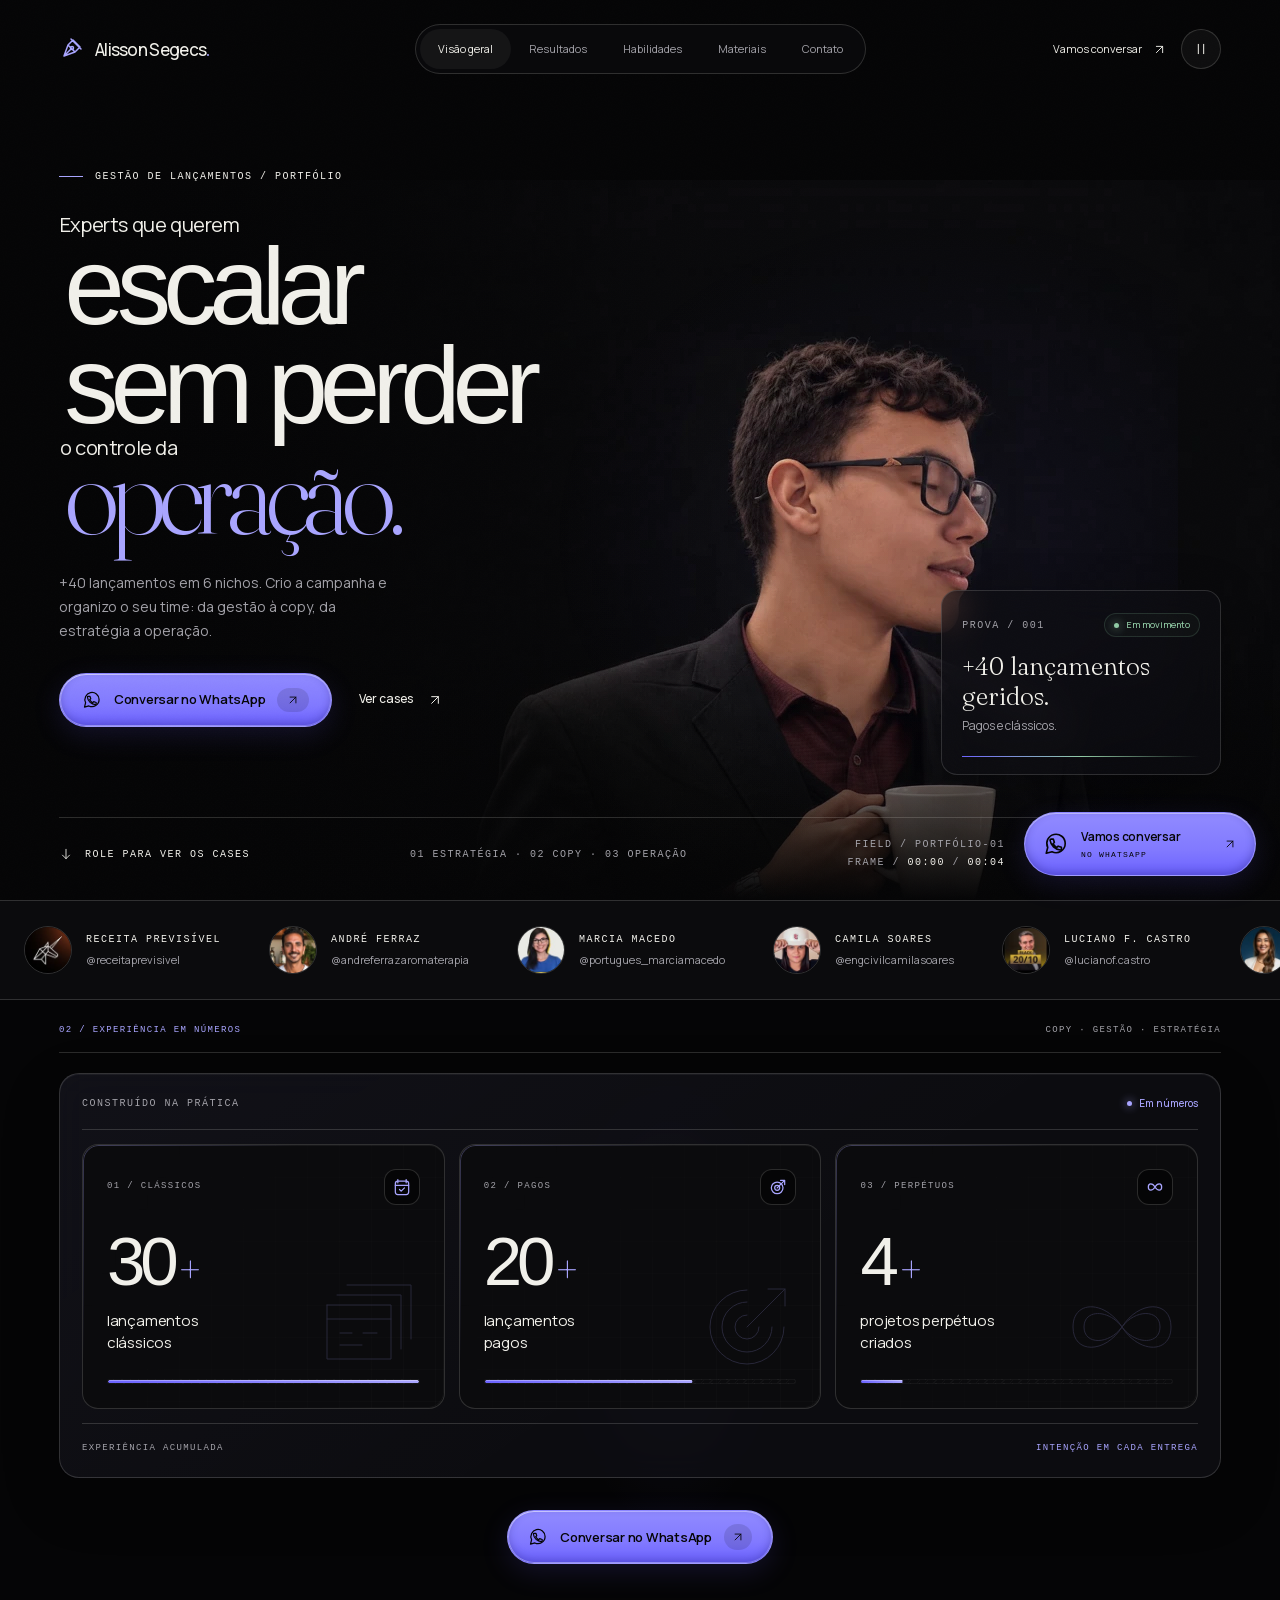
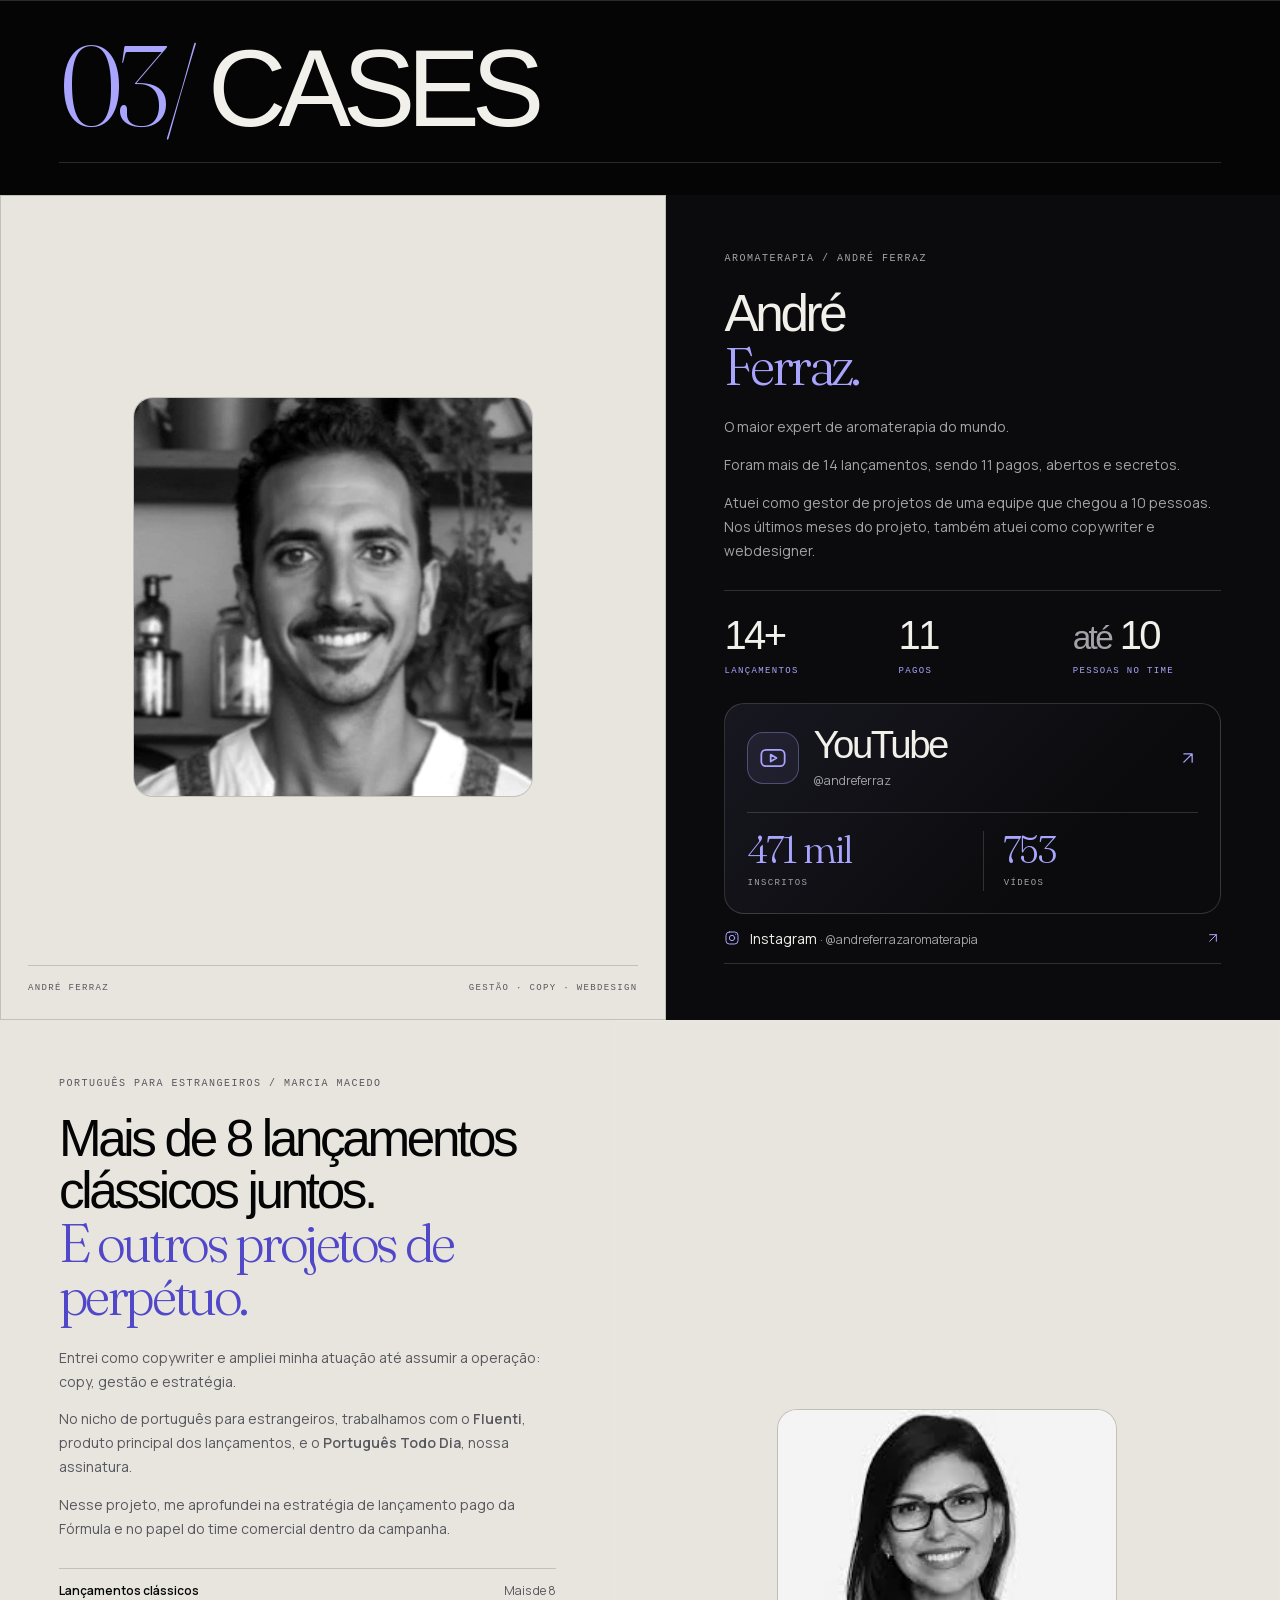
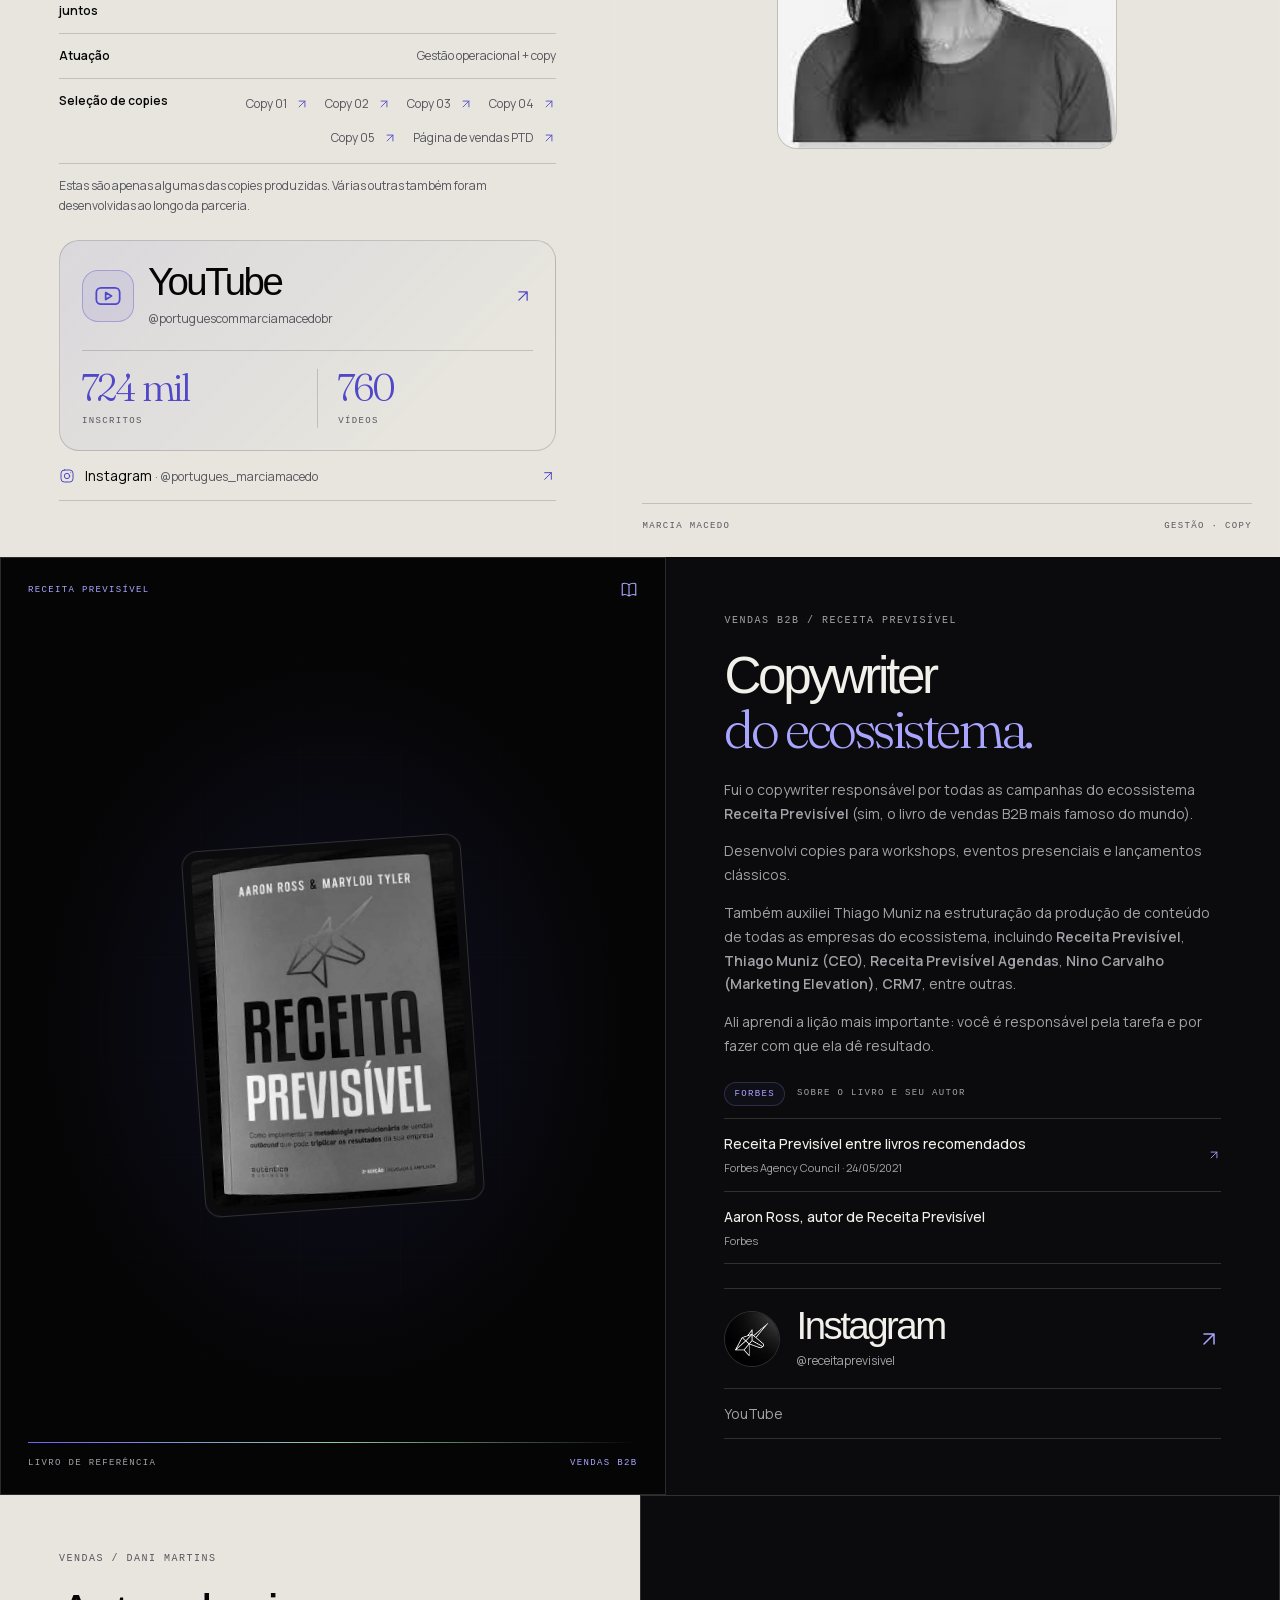
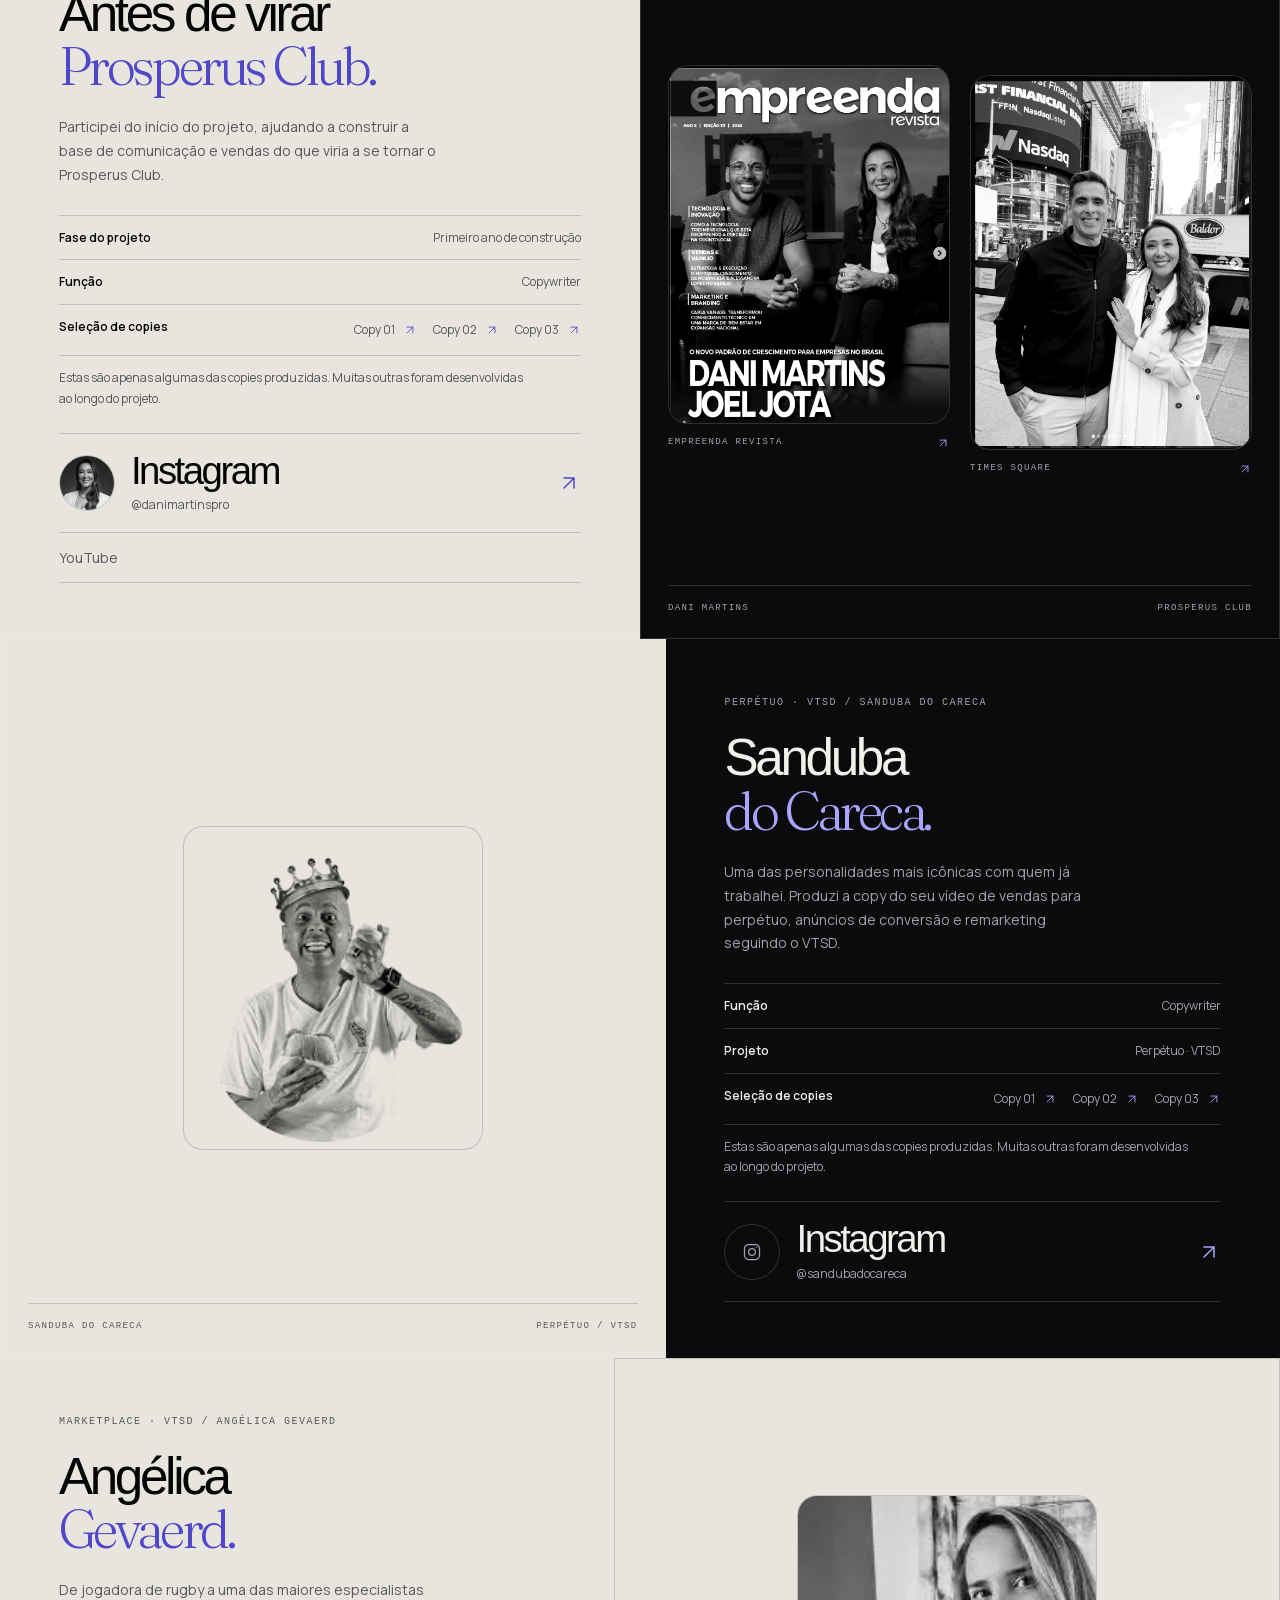
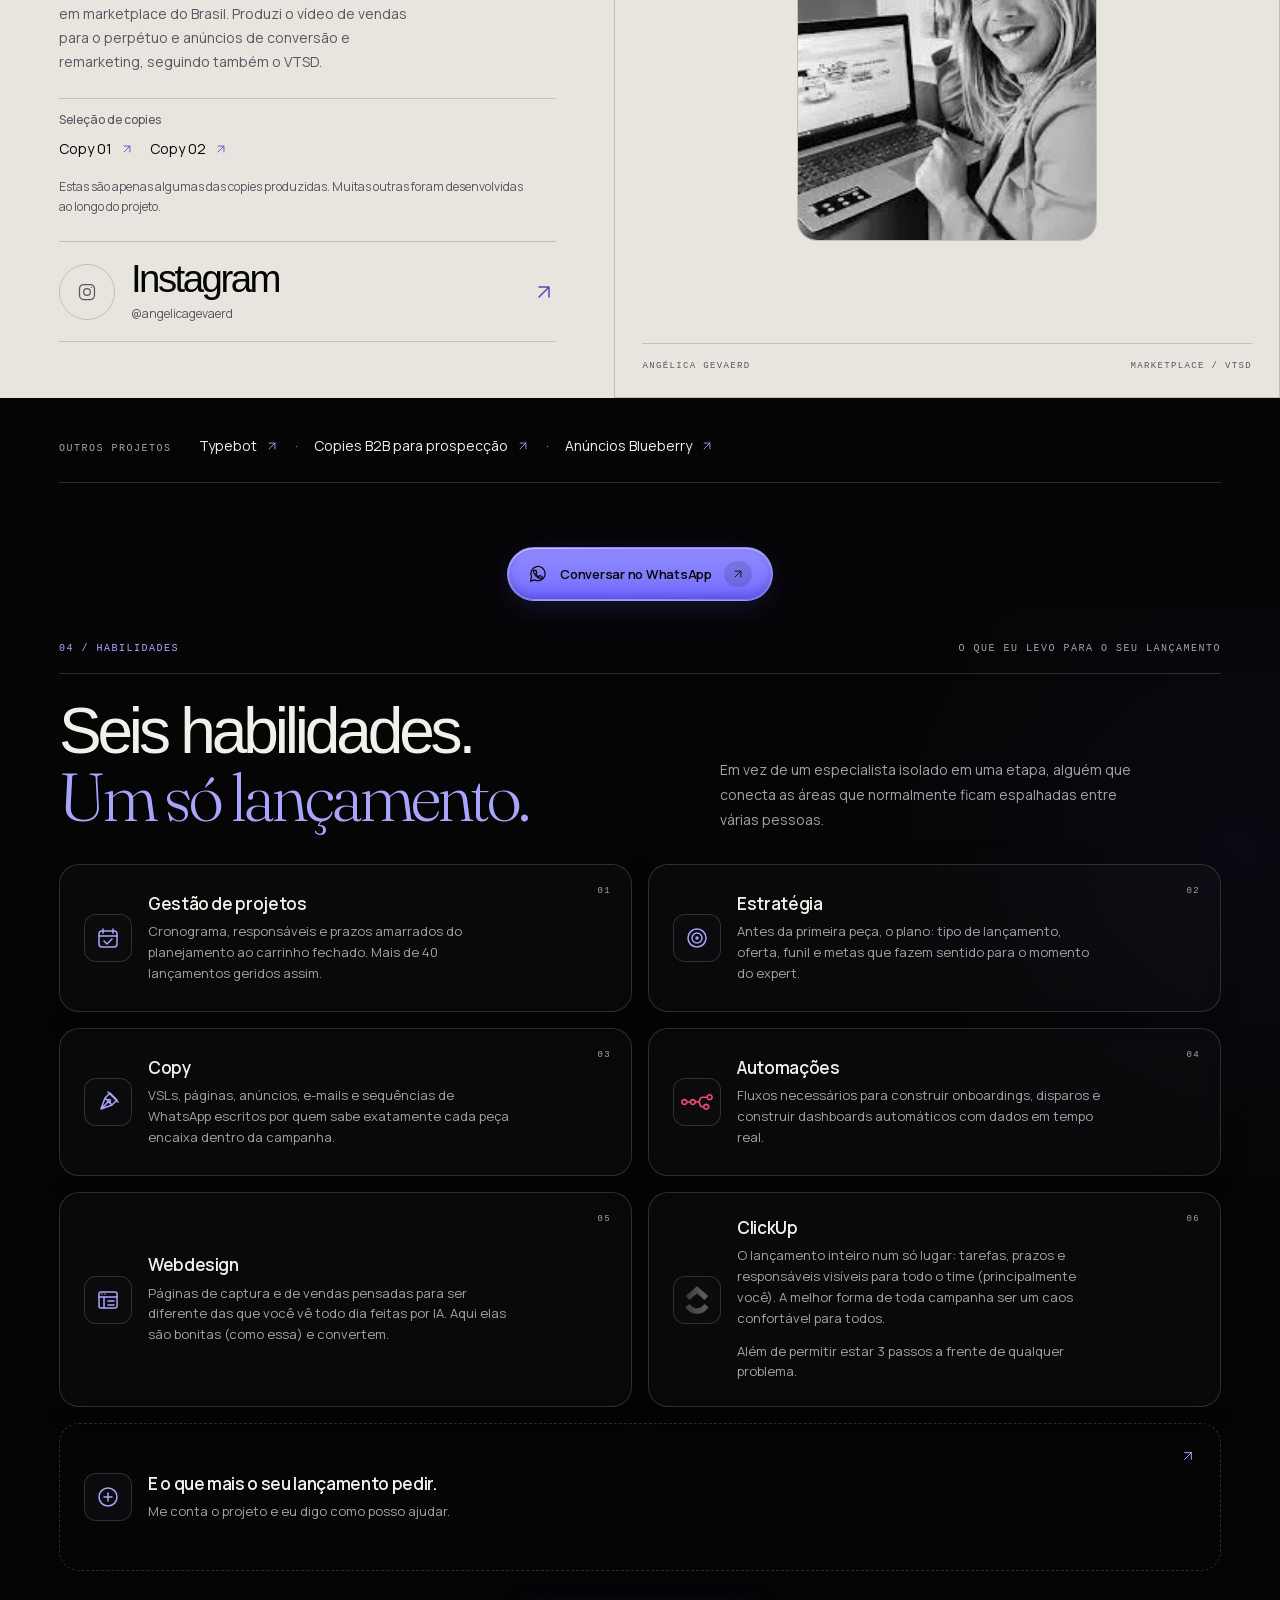
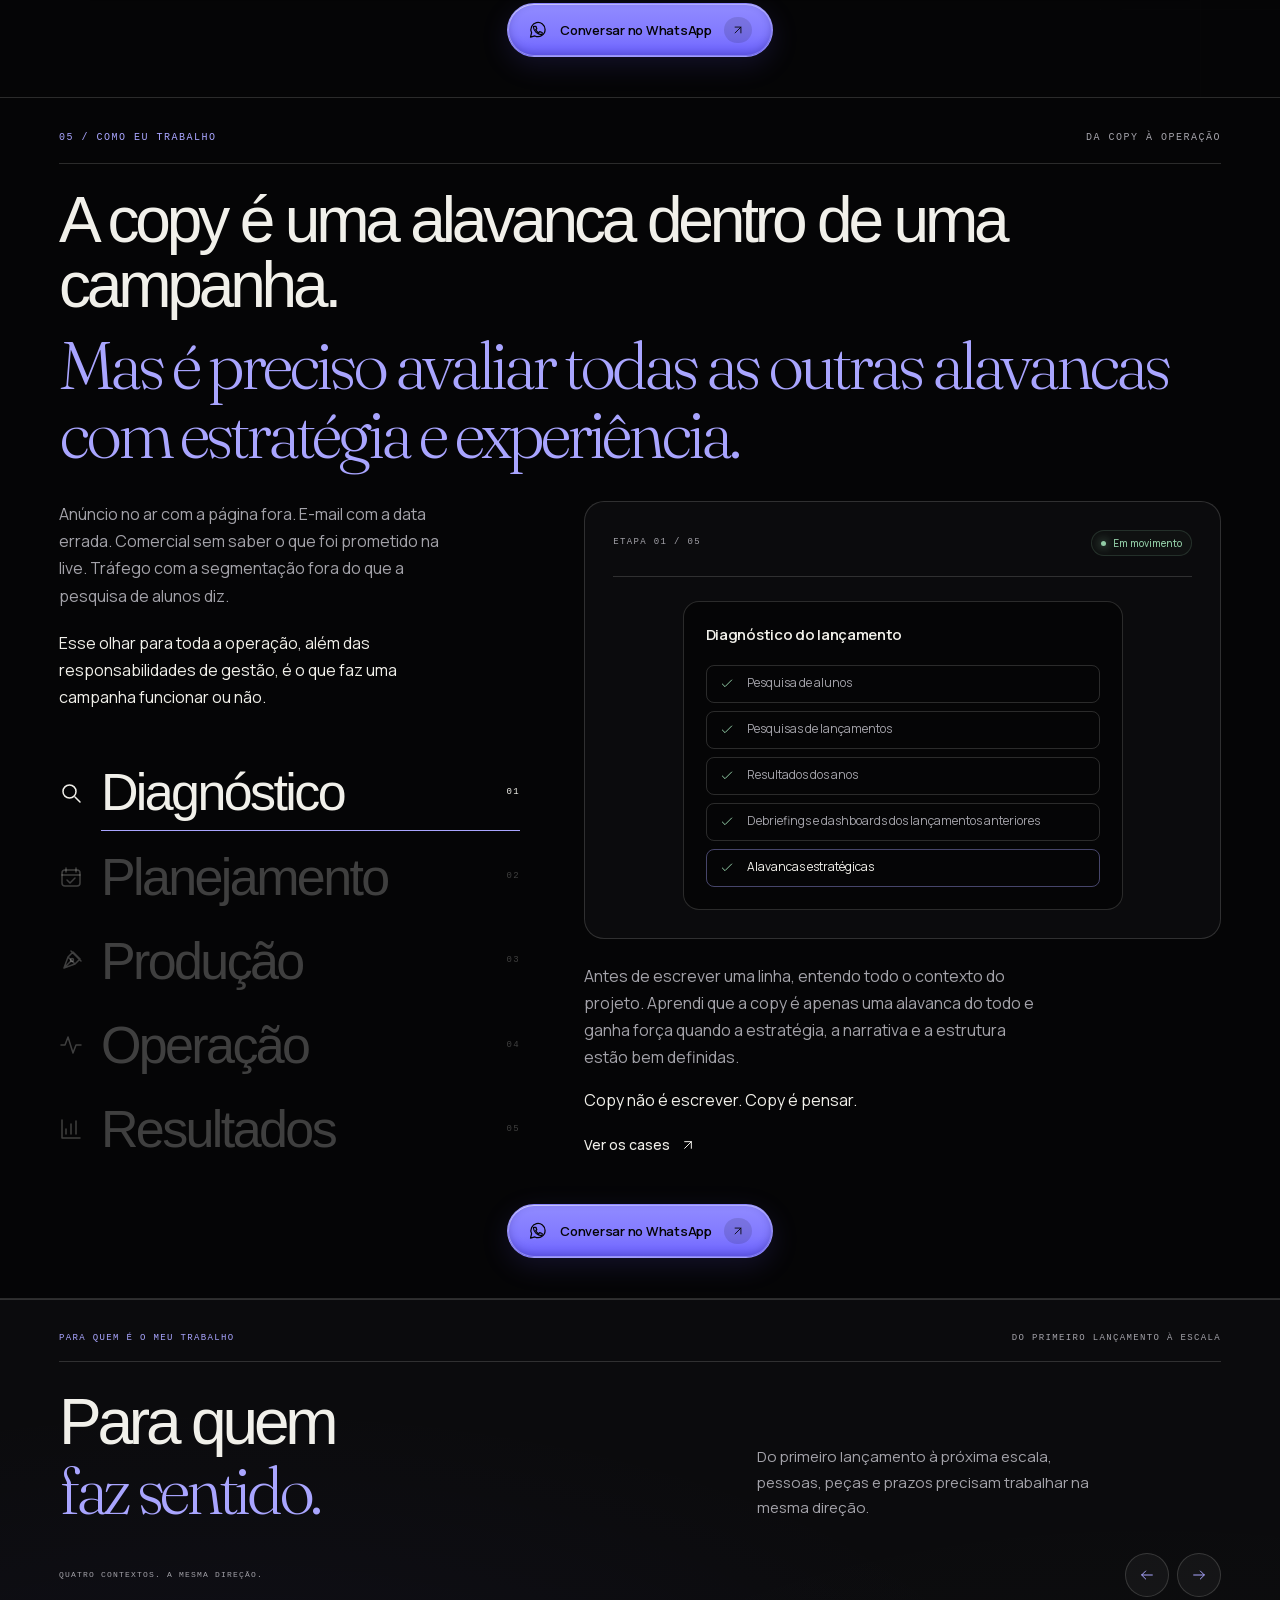
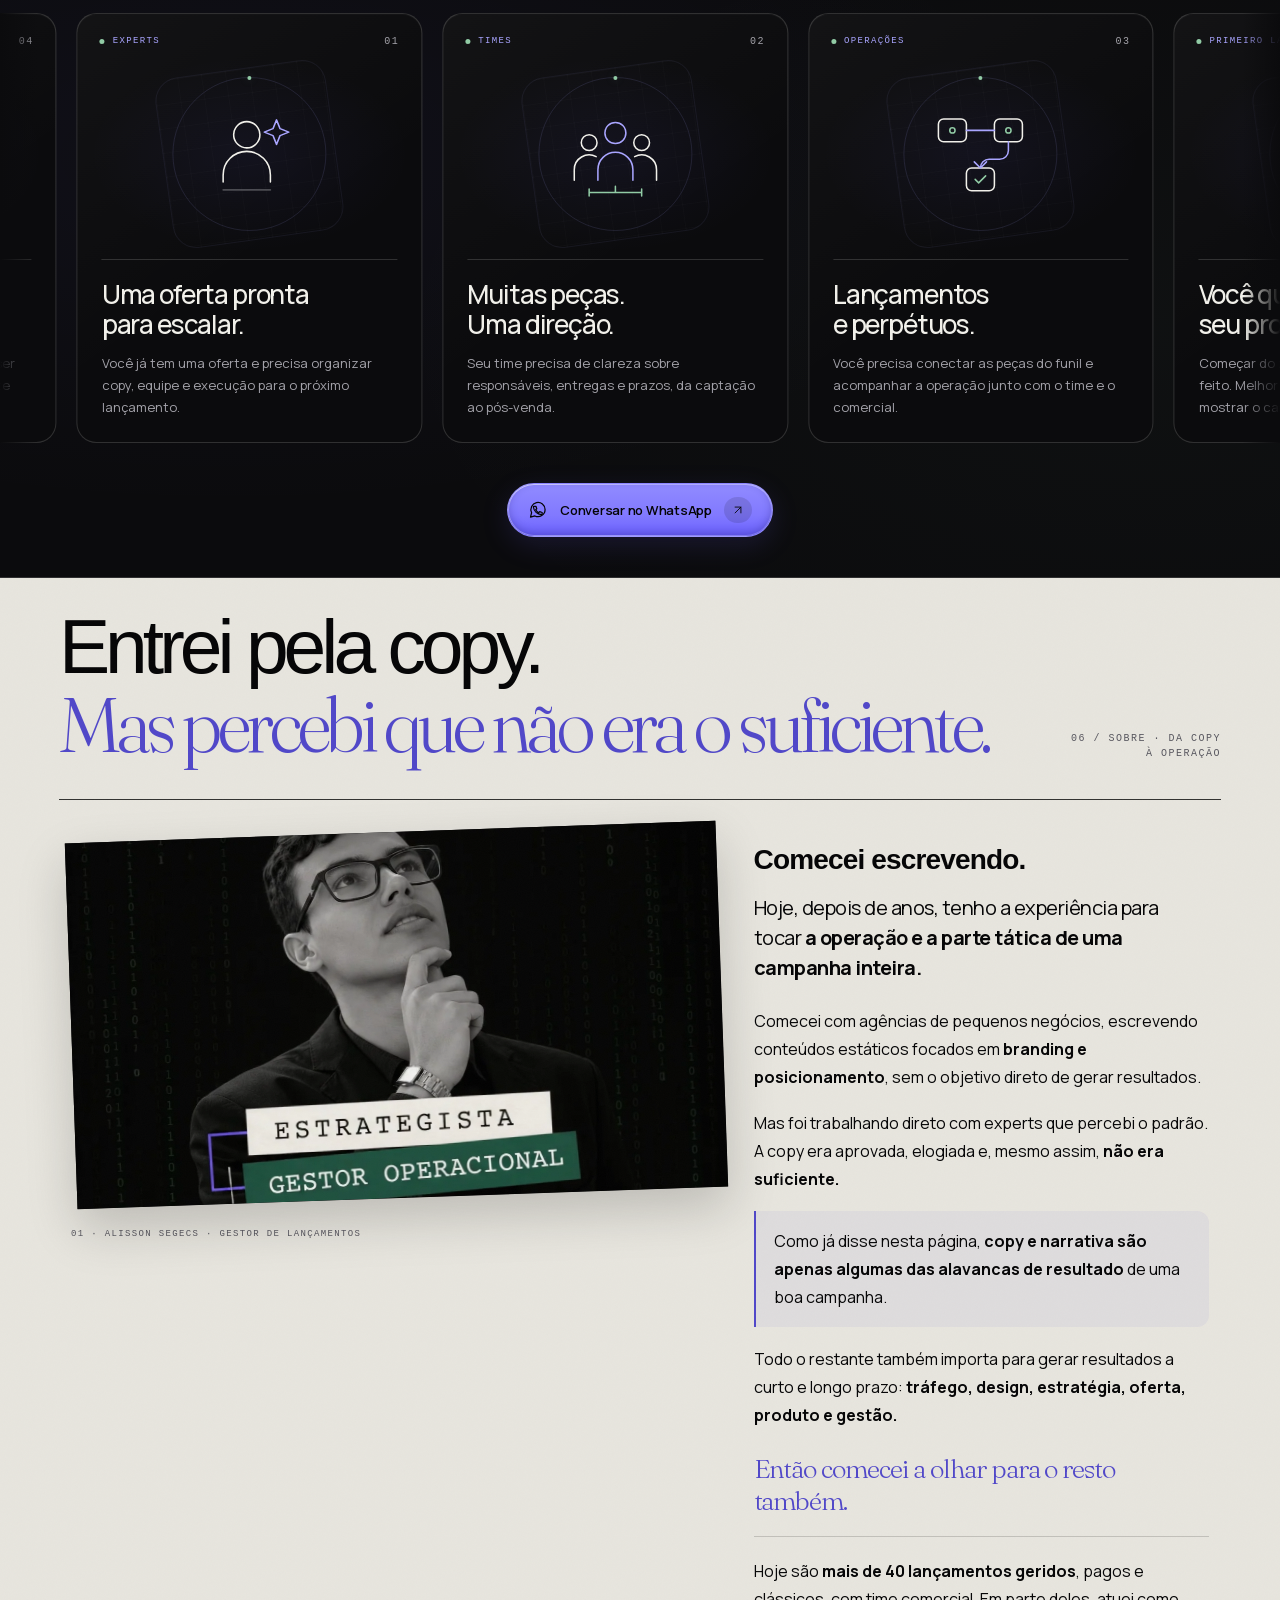
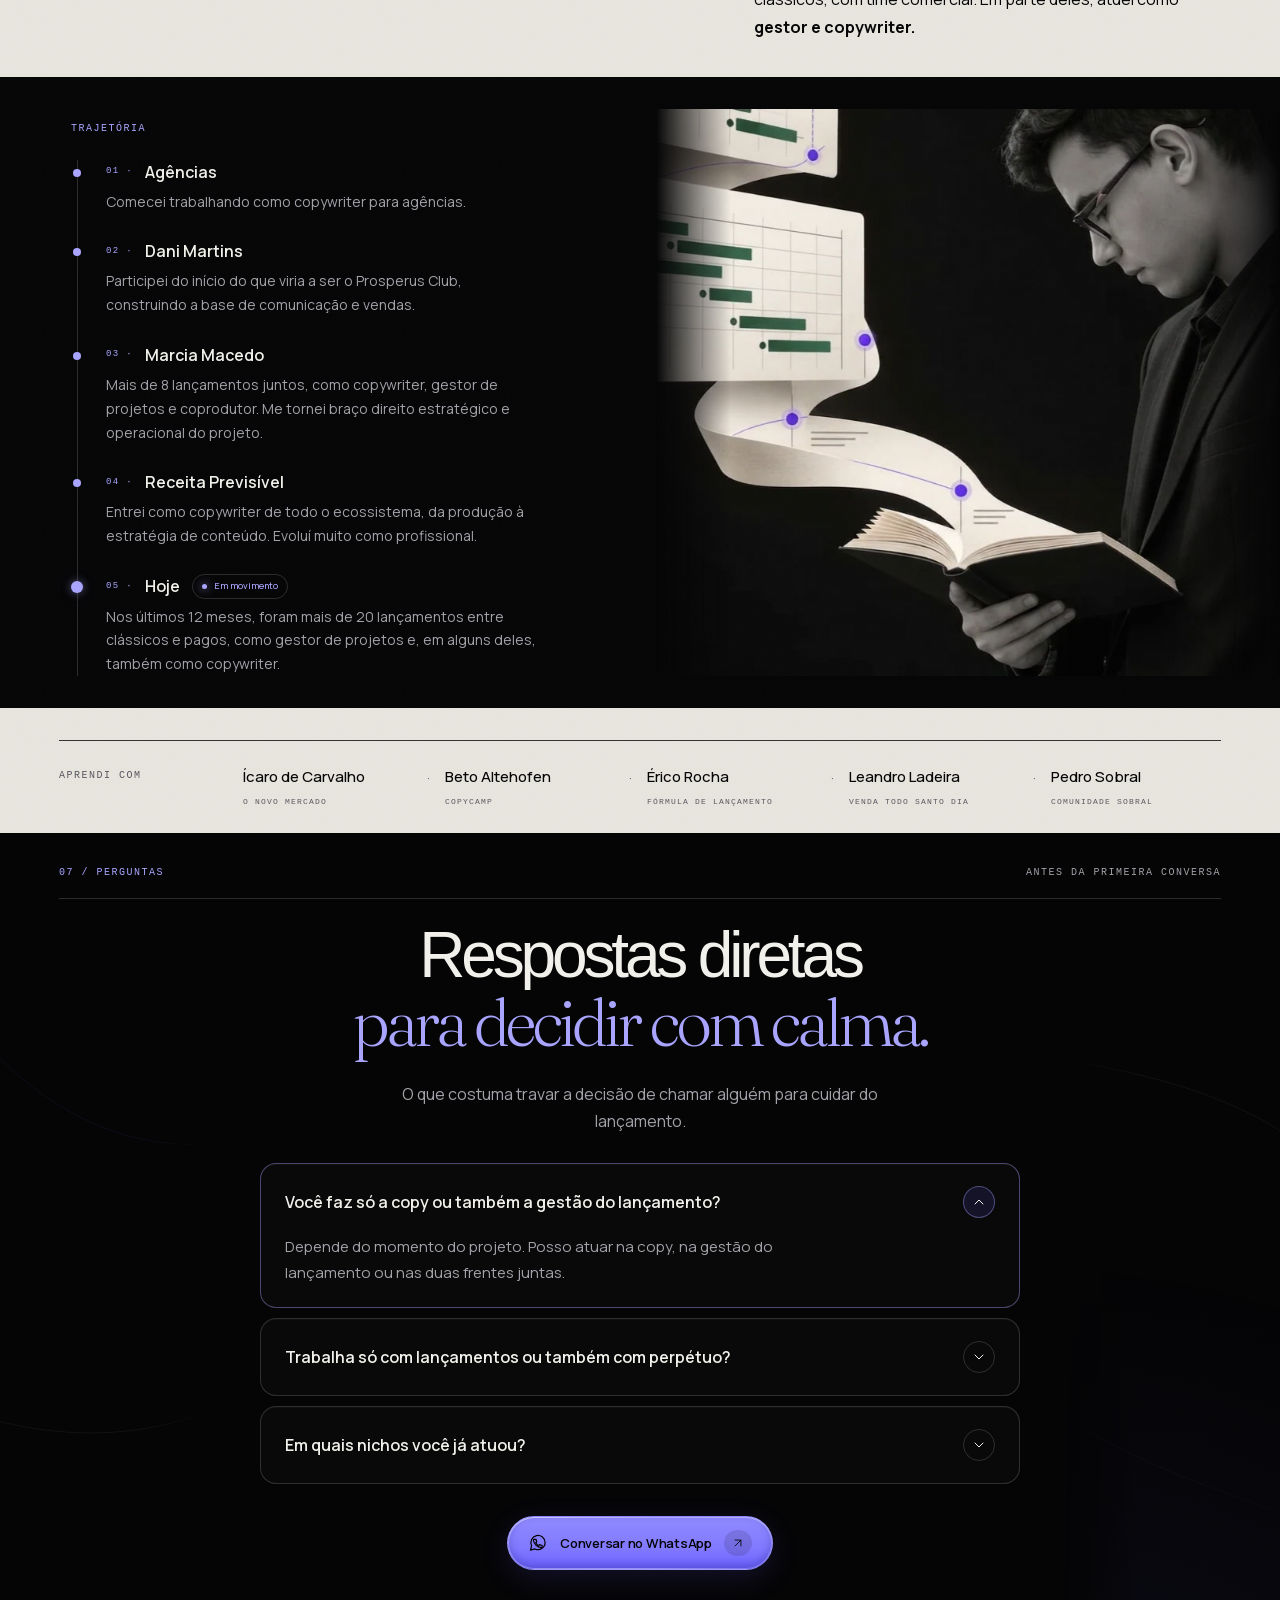
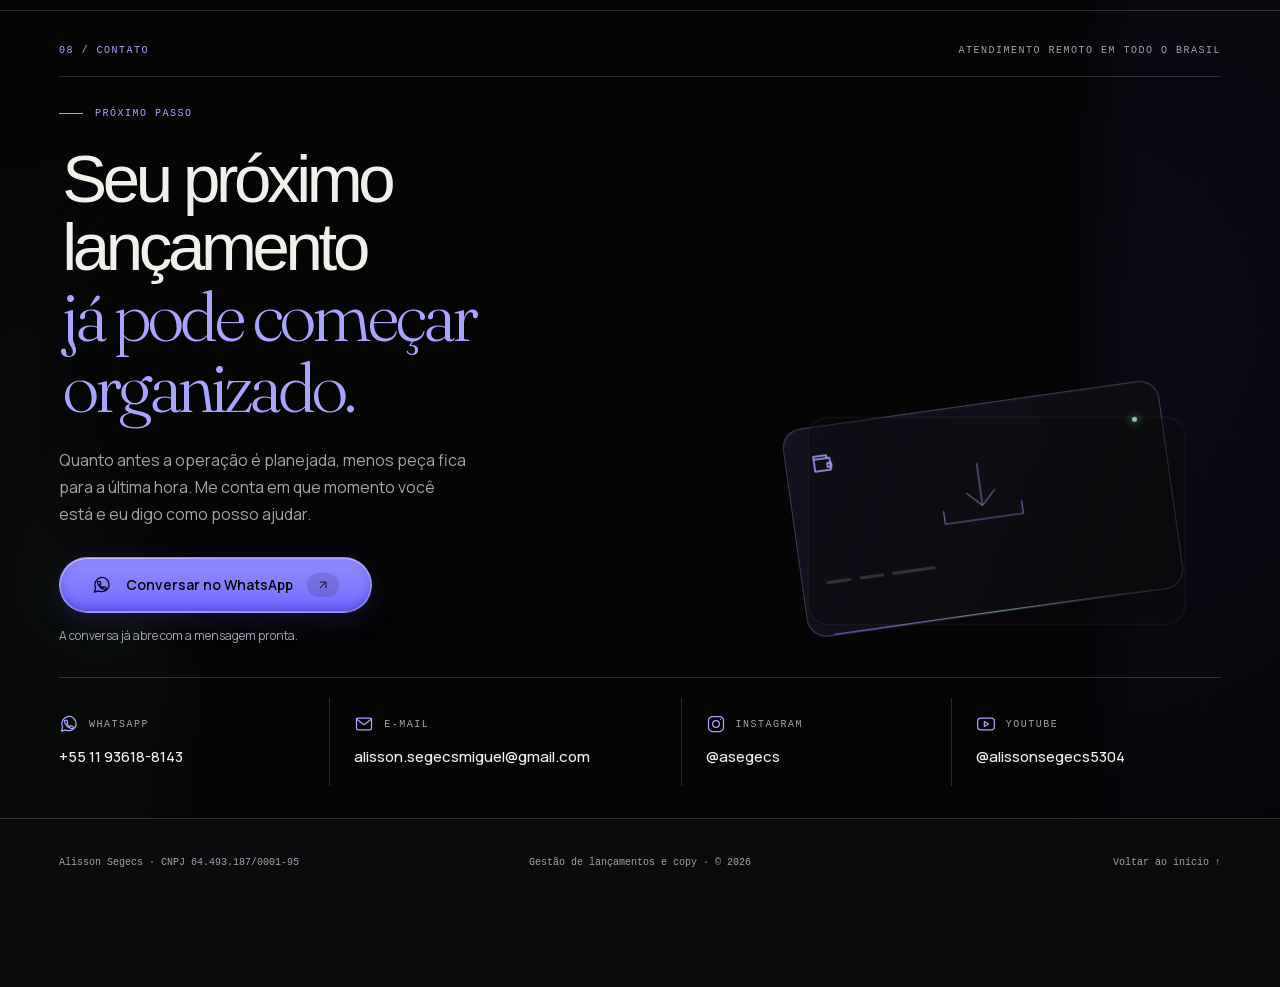
<file: portfolio/index.html>
<!DOCTYPE html>
<html lang="pt-BR">
<head>
  <meta charset="UTF-8">
  <meta name="viewport" content="width=device-width, initial-scale=1">
  <meta name="theme-color" content="#050506">
  <meta name="description" content="Gestão de lançamentos e copy para experts. Mais de 40 lançamentos, da estratégia à operação. Fale comigo pelo WhatsApp.">
  <title>Alisson Segecs · Gestão de lançamentos e copy</title>
  <link rel="canonical" href="https://alissonsegecs.com.br/portfolio">
  <link rel="icon" type="image/svg+xml" href="favicon.svg">
  <meta property="og:type" content="website">
  <meta property="og:locale" content="pt_BR">
  <meta property="og:site_name" content="Alisson Segecs">
  <meta property="og:url" content="https://alissonsegecs.com.br/portfolio">
  <meta property="og:title" content="Alisson Segecs · Gestão de lançamentos e copy">
  <meta property="og:description" content="Gestão de lançamentos e copy para experts. Mais de 40 lançamentos, da estratégia à operação. Fale comigo pelo WhatsApp.">
  <meta property="og:image" content="https://alissonsegecs.com.br/portfolio/assets/og-image.jpg">
  <meta property="og:image:width" content="1200">
  <meta property="og:image:height" content="630">
  <meta property="og:image:alt" content="Alisson Segecs · Gestão de lançamentos e copy">
  <meta name="twitter:card" content="summary_large_image">
  <meta name="twitter:title" content="Alisson Segecs · Gestão de lançamentos e copy">
  <meta name="twitter:description" content="Gestão de lançamentos e copy para experts. Mais de 40 lançamentos, da estratégia à operação. Fale comigo pelo WhatsApp.">
  <meta name="twitter:image" content="https://alissonsegecs.com.br/portfolio/assets/og-image.jpg">
  <link rel="preload" href="assets/optimized/manrope-e310b55a7f.woff2" as="font" type="font/woff2" crossorigin>
  <link rel="preload" href="assets/optimized/fraunces-48282a415e.woff2" as="font" type="font/woff2" crossorigin>
  <link rel="preload" href="assets/portrait-poster.webp" as="image" fetchpriority="high">
  <style>
    /* Tokens transpostos de assets/design_system_portifolio.html.
       Fontes originais locais; não depende dos estilos dos catálogos. */
    @font-face{font-family:Manrope;font-style:normal;font-weight:300 800;font-display:swap;src:url('assets/optimized/manrope-e310b55a7f.woff2') format('woff2')}
    @font-face{font-family:Fraunces;font-style:normal;font-weight:300 900;font-display:swap;src:url('assets/optimized/fraunces-48282a415e.woff2') format('woff2')}
    :root{
      --ink:#f1f0ea;--paper:#e7e5de;--void:#050506;--void-soft:#0b0b0d;
      --electric:#6c63ff;--signal:#a9a5ff;--pine:#3f7d53;--mint:#91cba5;
      --warning:#edc27b;--danger:#f3a6ad;--muted:#a3a2a9;
      --line:rgba(241,240,234,.16);--line-dark:rgba(5,5,6,.16);
      --font-primary:Arial,Helvetica,sans-serif;--font-ui:Manrope,Arial,sans-serif;
      --font-editorial:Fraunces,Georgia,'Times New Roman',serif;
      --font-mono:'Courier New',Courier,monospace;--ease:cubic-bezier(.16,1,.3,1);
      --pad:clamp(22px,4.6vw,80px);--radius:20px;--section-space:clamp(24px,2.5vw,36px);
      --space-1:4px;--space-2:8px;--space-3:12px;--space-4:16px;--space-6:24px;
      --space-8:32px;--space-12:48px;--space-16:64px;--space-24:96px;--space-36:144px;
    }
    *,*::before,*::after{box-sizing:border-box}
    html{scroll-padding-top:var(--nav-offset,104px);background:var(--void)}
    body{margin:0;background:var(--void);color:var(--ink);font:400 16px/1.65 var(--font-ui)}
    ::selection{background:var(--signal);color:var(--void)}
    h1,h2,h3,p,figure{margin:0}a{color:inherit;text-decoration:none}button{font:inherit;cursor:pointer}
    a,button{-webkit-tap-highlight-color:transparent}button:disabled{cursor:default}
    :focus-visible{outline:2px solid var(--signal);outline-offset:5px}
    svg.icon{width:20px;height:20px;flex:none;stroke:currentColor;fill:none;stroke-width:1.5;stroke-linecap:round;stroke-linejoin:round}
    .sr-only{position:absolute;width:1px;height:1px;padding:0;margin:-1px;overflow:hidden;clip-path:inset(50%);white-space:nowrap;border:0}
    .skip-link{position:fixed;top:12px;left:var(--pad);z-index:100;padding:12px 20px;background:var(--paper);color:var(--void);transform:translateY(-160%)}
    .skip-link:focus{transform:none}
    .caps{font:400 10px/1.5 var(--font-mono);letter-spacing:.15em;text-transform:uppercase}
    .muted{color:var(--muted)}.editorial{font-family:var(--font-editorial);font-weight:300;color:var(--signal)}
    .wrap{width:100%;max-width:1440px;margin-inline:auto}
    .nav{position:fixed;inset:0 0 auto;z-index:60;padding:24px var(--pad);border-bottom:1px solid transparent;transition:padding .4s var(--ease),background .4s,border-color .4s}
    .nav.is-scrolled{padding-block:16px;background:#050506e8;border-bottom-color:var(--line);backdrop-filter:blur(20px)}
    .nav-inner{display:grid;grid-template-columns:1fr auto 1fr;align-items:center;gap:24px}
    .brand{display:inline-flex;align-items:center;gap:12px;justify-self:start;min-height:48px;font:500 17px/1 var(--font-ui);letter-spacing:-.04em;white-space:nowrap}
    .brand-symbol.icon{width:24px;height:24px;color:var(--signal)}
    .nav-capsule{display:flex;padding:4px;border:1px solid var(--line);border-radius:100px;background:#0b0b0ddb;backdrop-filter:blur(14px)}
    .nav-capsule a{display:grid;place-items:center;min-height:40px;padding:0 18px;font-size:11px;color:var(--muted);border-radius:100px;transition:color .3s,background .3s}
    .nav-capsule a:hover,.nav-capsule a[aria-current]{background:#ffffff0c;color:var(--ink)}
    .nav-contact{justify-self:end;display:flex;align-items:center;gap:10px;min-height:48px;font-size:11px}
    .nav-contact .icon{width:15px;height:15px;transition:transform .4s var(--ease)}
    .nav-contact:hover .icon{transform:translate(2px,-2px)}
    /* Hero full bleed: composição e medidas da referência Noema. */
    .hero{position:relative;isolation:isolate;overflow:clip;background:var(--void)}
    .scene{position:relative;isolation:isolate;contain:paint;display:flex;align-items:center;min-height:760px;height:100svh;overflow:hidden;background:var(--void)}
    .hero-visual{position:absolute;inset:0;margin:0;z-index:0;overflow:hidden;background:var(--void)}
    .video-window{position:absolute;inset:0;overflow:hidden}
    .video-window video,.video-poster{position:absolute;inset:0;width:100%;height:100%;object-fit:contain;object-position:right bottom}
    .video-poster{z-index:1;transition:opacity .4s}
    .video-window.is-ready .video-poster{opacity:0;pointer-events:none}.video-window.is-error .video-poster{opacity:1}
    .hero-visual::after{content:'';position:absolute;inset:0;z-index:2;pointer-events:none;background:linear-gradient(90deg,#050506 0%,rgba(5,5,6,.94) 18%,rgba(5,5,6,.55) 39%,rgba(5,5,6,.12) 54%,transparent 68%),linear-gradient(0deg,#050506 0%,transparent 28%,rgba(5,5,6,.05) 100%)}
    .hero-bloom{position:absolute;inset:20% 8% 8% 40%;z-index:1;pointer-events:none}
    .hero-bloom::before{content:'';position:absolute;inset:0;background:radial-gradient(ellipse at 65% 55%,#6c63ff10,transparent 65%);animation:bloom 9s var(--ease) infinite alternate}
    /* Retira as camadas do vídeo da pintura fora da primeira dobra. */
    .scene::after{background-size:180px 180px}
    .scene.is-offscreen .hero-visual,.scene.is-offscreen .hero-bloom{visibility:hidden}
    .scene::after{content:'';position:absolute;inset:0;opacity:.14;pointer-events:none;z-index:5;background-image:url("data:image/svg+xml,%3Csvg xmlns='http://www.w3.org/2000/svg' viewBox='0 0 180 180'%3E%3Cfilter id='n'%3E%3CfeTurbulence type='fractalNoise' baseFrequency='.92' numOctaves='3' stitchTiles='stitch'/%3E%3C/filter%3E%3Cpath fill='%23fff' opacity='.10' filter='url(%23n)' d='M0 0h180v180H0z'/%3E%3C/svg%3E")}
    .hero-inner{position:relative;z-index:3;width:100%;max-width:1600px;padding:145px var(--pad) 150px;margin-inline:auto}
    .hero__copy{width:68%;max-width:950px;position:relative}
    .eyebrow{display:flex;align-items:center;gap:12px;color:#c2c0d1}.eyebrow::before{content:'';width:24px;height:1px;background:var(--signal);flex:none}
    h1{font:500 clamp(76px,8.5vw,136px)/.91 var(--font-primary);letter-spacing:-.075em;max-width:12ch;margin:28px 0 26px}
    h1>span{display:block}.line-mask{overflow:hidden;padding:0 .05em .15em;margin-bottom:-.15em}.line-mask>span{display:block}
    h1 .editorial{font-size:1.04em;letter-spacing:-.065em}
    h1 .headline-intro{font:500 clamp(16px,1.4vw,20px)/1.4 var(--font-ui);letter-spacing:-.02em;margin-bottom:12px}
    h1 .headline-final small{display:block;font:400 12px/1.5 var(--font-ui);letter-spacing:.01em;color:#bab8c3;margin:12px 0 8px}
    .hero__lead{font:400 14px/1.7 var(--font-ui);color:#bab8c3;max-width:330px}
    .hero-actions{display:flex;flex-wrap:wrap;align-items:center;gap:16px;margin-top:30px}
    .button{position:relative;display:inline-flex;align-items:center;justify-content:center;gap:14px;min-height:48px;padding:0 24px;border:1px solid var(--line);border-radius:100px;background:#f1f0ea0a;color:var(--ink);font:500 12px/1.4 var(--font-ui);white-space:nowrap;isolation:isolate;overflow:hidden;translate:var(--magnetic-x,0px) var(--magnetic-y,0px);transition:translate .4s var(--ease),transform .4s var(--ease),border-color .4s,box-shadow .4s}
    .button::after{content:'';position:absolute;inset:-50%;background:linear-gradient(110deg,transparent 35%,#ffffff22 49%,transparent 62%);transform:translateX(-110%);transition:transform .7s var(--ease);z-index:-1;pointer-events:none}
    .button:hover::after{transform:translateX(110%)}.button:hover{transform:translateY(-2px);border-color:#a9a5ff66;box-shadow:0 0 32px #6c63ff1a}
    .button:active{transform:scale(.98)}.button .icon{width:16px;height:16px;transition:transform .4s var(--ease)}.button:hover .icon{transform:translate(2px,-2px)}
    .button-primary{background:linear-gradient(180deg,#918bff,#8179ff 60%,#6c63ff);color:var(--void);border-color:#b0acff77;font-weight:600;box-shadow:inset 0 1px 0 #fff6,inset 0 -3px 8px #211b7755,0 8px 28px #6c63ff25}
    .button-primary:hover{box-shadow:inset 0 1px 0 #fff8,0 0 40px #6c63ff55}
    .hero-actions .button-secondary{border-color:transparent;background:transparent;padding-inline:10px}
    .hero-card{position:absolute;z-index:4;bottom:125px;right:var(--pad);width:260px;padding:17px 20px;border:1px solid #ffffff24;border-radius:16px;background:rgba(15,15,20,.82);box-shadow:inset 0 1px 0 #ffffff08,0 15px 50px #0005}
    @supports(backdrop-filter:blur(16px)){.hero-card{background:rgba(15,15,20,.58);backdrop-filter:blur(16px)}}
    .hero-card-top{display:flex;justify-content:space-between;align-items:center;gap:12px;margin-bottom:16px}.hero-card-top .caps{font-size:9px;color:var(--muted)}
    .story{position:relative;min-height:106px}.story-number{position:absolute;right:0;top:0;color:var(--signal);font-size:9px}
    .story h2{font:300 25px/1.2 var(--font-editorial);letter-spacing:-.035em;max-width:15ch;padding-right:12px}.story p{font-size:12px;color:var(--muted);margin-top:9px;line-height:1.6}
    .signal-line{height:1px;background:linear-gradient(90deg,var(--electric),var(--mint),transparent);margin-top:16px}
    .signal-line{transform-origin:left;animation:signal-breathe 4s var(--ease) infinite}
    .video-status{font-size:9px;color:var(--signal);white-space:nowrap}
    .has-scrub .video-status{color:var(--mint)}
    .has-scrub .video-status::before{content:'';display:inline-block;width:5px;height:5px;margin-right:6px;border-radius:50%;background:currentColor;box-shadow:0 0 10px currentColor;animation:status-pulse 2.6s var(--ease) infinite}
    .hero-bottom{position:absolute;left:var(--pad);right:var(--pad);bottom:28px;z-index:6}
    .hero-bottom-inner{display:flex;align-items:center;justify-content:space-between;gap:32px;border-top:1px solid var(--line);padding-top:18px}
    .scroll-cue{display:flex;align-items:center;gap:12px;min-height:32px;color:var(--ink)}.scroll-cue .icon{width:14px;height:14px}
    .chapter-nav{display:none;gap:24px}.has-scrub .chapter-nav{display:flex}
    .chapter{display:flex;align-items:center;gap:8px;min-height:40px;padding:0;border:0;background:none;color:var(--muted);font:400 9px/1.5 var(--font-mono);letter-spacing:.06em;text-transform:uppercase;transition:color .3s}
    .chapter span{font-size:8px;opacity:.65}.chapter:hover{color:var(--ink)}.chapter[aria-current="step"]{color:var(--signal)}
    .edition{font-size:9px;color:var(--muted);text-align:right;white-space:nowrap;line-height:1.8}.edition b{color:var(--ink);font-weight:400;font-variant-numeric:tabular-nums}
    .panel-progress{position:absolute;bottom:0;left:0;z-index:7;height:2px;width:100%;background:var(--signal);transform:scaleX(0);transform-origin:left}
    .static-story{display:none}.is-static .static-story{display:block;font-size:11px;color:var(--muted);margin-top:12px}.is-static .hero-card .story p{display:none}
    .results{position:relative;isolation:isolate;overflow:hidden;padding:24px var(--pad) 28px;border-top:0;background:var(--void)}
    .results .section-top{padding-bottom:14px;margin-bottom:20px;font-size:9px}
    .results::before{content:'';position:absolute;z-index:-1;top:8%;bottom:8%;left:43%;width:240px;background:radial-gradient(ellipse,#6c63ff1a,transparent 65%);animation:bloom 12s var(--ease) infinite alternate;pointer-events:none}
    .results::after{display:none}
    .results-layout{display:grid;grid-template-columns:1.08fr 1fr;align-items:center;gap:clamp(48px,6vw,96px)}
    .results-monitor{position:relative;min-width:0;padding:32px;border:1px solid var(--line);border-radius:var(--radius);background:linear-gradient(145deg,#a9a5ff08,transparent 60%),#0c0c10;box-shadow:inset 0 1px 0 #ffffff0d,0 20px 60px #0003}
    @supports(backdrop-filter:blur(16px)){.results-monitor{background:linear-gradient(145deg,#a9a5ff08,transparent 60%),rgba(15,15,20,.75);backdrop-filter:blur(16px)}}
    .monitor-header{display:flex;justify-content:space-between;align-items:center;gap:16px;padding-bottom:24px;border-bottom:1px solid var(--line)}
    .monitor-header .caps{color:var(--muted)}.monitor-indicator{display:flex;align-items:center;gap:7px;color:var(--signal);font:500 10px/1.4 var(--font-ui)}
    .monitor-indicator::before{content:'';width:5px;height:5px;border-radius:50%;background:currentColor;box-shadow:0 0 10px currentColor;animation:status-pulse 2.6s var(--ease) infinite}
    .metric{padding:24px 0;border-bottom:1px solid var(--line)}.metric:last-child{border-bottom:0;padding-bottom:8px}
    .metric-top{display:grid;grid-template-columns:132px 1fr;align-items:center;gap:24px}
    .metric-number{display:flex;align-items:baseline;gap:5px;font:400 clamp(60px,5.4vw,84px)/1 var(--font-primary);letter-spacing:-.075em;font-variant-numeric:tabular-nums}
    .metric-plus{font:300 .65em/1 var(--font-editorial);color:var(--signal);letter-spacing:-.04em}
    .metric-label{font:400 15px/1.5 var(--font-ui);letter-spacing:-.015em;color:var(--ink)}
    .metric-track{height:6px;overflow:hidden;margin-top:18px;border:1px solid #ffffff0b;border-radius:100px;background:repeating-linear-gradient(-45deg,#ffffff08 0 1px,transparent 1px 6px)}
    .metric-fill{height:100%;border-radius:inherit;transform-origin:left;transform:scaleX(var(--meter-share));background:linear-gradient(90deg,var(--electric),var(--signal));box-shadow:inset 0 1px 0 #ffffff55,0 0 16px #6c63ff33}
    .monitor-footer{display:flex;justify-content:space-between;gap:16px;padding-top:24px;margin-top:16px;border-top:1px solid var(--line);font-size:9px;color:var(--muted)}
    .monitor-footer span:last-child{color:var(--signal)}
    .services{min-width:0}.services>.caps{color:var(--signal);margin-bottom:12px}
    .service{position:relative;padding:24px 0 24px 34px;border-bottom:1px solid var(--line)}.service:last-child{border-bottom:0;padding-bottom:0}
    .service-index{position:absolute;left:0;top:27px;color:var(--signal);font-size:9px}
    .service h3{font:500 22px/1.25 var(--font-ui);letter-spacing:-.035em;max-width:28ch}.service p{max-width:440px;font-size:14px;line-height:1.75;color:var(--muted);margin-top:12px}
    .projects{position:relative;padding:var(--section-space) var(--pad);border-top:1px solid var(--line);background:var(--void-soft)}
    .section-top{display:flex;justify-content:space-between;gap:20px;padding-bottom:18px;margin-bottom:40px;border-bottom:1px solid var(--line);color:var(--muted)}
    .section-top span:first-child{color:var(--signal)}
    .section-head{display:grid;grid-template-columns:1.2fr 1fr;align-items:end;gap:64px;margin-bottom:48px}
    .section-title{font:500 clamp(44px,5vw,76px)/1.02 var(--font-primary);letter-spacing:-.065em}
    .section-title em{font:300 1.04em/1 var(--font-editorial);letter-spacing:-.06em;color:var(--signal);font-style:normal}
    .section-head p{max-width:370px;font-size:13px;color:var(--muted)}
    .project-grid{display:grid;grid-template-columns:1fr 1fr;gap:24px}
    .work-card{min-width:0;border:1px solid var(--line);border-radius:var(--radius);background:#f1f0ea03;overflow:hidden;transition:transform .5s var(--ease),border-color .4s,box-shadow .5s}
    .work-card:hover{transform:translateY(-6px);border-color:#a9a5ff66;box-shadow:0 20px 60px #0003}
    .work-media{position:relative;height:290px;padding:32px;overflow:hidden;display:grid;place-items:center;background:radial-gradient(ellipse at 60% 70%,#6c63ff1c,transparent 70%),#101015}
    .work-media::before{content:'';position:absolute;inset:0;background-image:linear-gradient(#ffffff04 1px,transparent 1px),linear-gradient(90deg,#ffffff04 1px,transparent 1px);background-size:48px 48px}
    .work-media::before{animation:grid-drift 28s var(--ease) infinite}
    .work-index{position:absolute;top:24px;left:24px;color:var(--muted);font-size:9px}
    .demo-interface{position:relative;width:75%;max-width:320px;border:1px solid #ffffff20;border-radius:12px;background:#14131bcc;padding:20px;box-shadow:0 20px 40px #0005;transform:rotate(-5deg);transition:transform 1.2s var(--ease)}
    .work-card:hover .demo-interface{transform:rotate(-2deg) scale(1.04)}
    .demo-top{display:flex;gap:4px;border-bottom:1px solid var(--line);padding-bottom:14px}.demo-top i{width:4px;height:4px;border-radius:50%;background:var(--muted)}
    .demo-title{font:300 34px/1 var(--font-editorial);color:var(--signal);margin:24px 0 18px;letter-spacing:-.045em}
    .demo-line{width:78%;height:3px;background:#ffffff22;margin:7px 0}.demo-line.short{width:52%}
    .demo-pill{width:58px;height:15px;border-radius:100px;background:var(--electric);margin-top:22px}
    .work-media.paper{background:var(--paper);color:var(--void)}
    .paper .work-index{color:#58575f}.paper::before{background-image:linear-gradient(#05050605 1px,transparent 1px),linear-gradient(90deg,#05050605 1px,transparent 1px)}
    .editorial-art{position:relative;display:flex;align-items:baseline;gap:12px;transition:transform 1.2s var(--ease)}
    .editorial-art .big{font:300 clamp(76px,9vw,136px)/1 var(--font-editorial);letter-spacing:-.07em;color:#5047c9}
    .editorial-art .small{font:500 15px/1 var(--font-primary);writing-mode:vertical-rl;letter-spacing:-.03em}
    .work-card:hover .editorial-art{transform:scale(1.05)}
    .work-meta{padding:24px;display:flex;justify-content:space-between;align-items:center;gap:16px}
    .work-meta h3{font:500 22px/1.2 var(--font-ui);letter-spacing:-.025em;margin:10px 0 8px}.work-meta p{font-size:12px;color:var(--muted)}
    .badge{display:inline-flex;align-items:center;padding:5px 9px;border:1px solid #a9a5ff33;border-radius:100px;background:#6c63ff0c;color:var(--signal);font:500 9px/1.4 var(--font-ui)}
    .work-arrow{width:48px;min-height:48px;padding:0;flex:none}
    .portfolio-section{padding:var(--section-space) var(--pad);border-top:1px solid var(--line);background:var(--void)}
    .portfolio-section .section-head{margin-bottom:0}.portfolio-section .section-title{font-size:clamp(40px,4vw,60px)}
    .placeholder-list{list-style:none;padding:0;margin:0;display:grid;gap:0}
    .placeholder-list li{display:flex;align-items:center;justify-content:space-between;gap:20px;padding:16px 0;border-bottom:1px solid var(--line);font-size:13px;color:var(--muted)}
    .placeholder-list li:first-child{border-top:1px solid var(--line)}.placeholder-list .caps{font-size:9px;color:var(--signal)}
    .materials-note{margin-top:16px;font-size:12px;color:var(--muted)}
    .footer{display:flex;justify-content:space-between;align-items:center;gap:24px;padding:20px var(--pad);color:var(--muted);font-size:10px;border-top:1px solid var(--line)}
    .footer a{min-height:40px;display:inline-flex;align-items:center;gap:10px}.footer .icon{width:13px;height:13px}
    /* Motion da referência: line-rise, rise, word reveal, bloom, pulse e cue.
       Entradas CSS funcionam mesmo se o CDN estiver indisponível. */
    .line-mask>span{animation:line-rise 1.25s var(--ease) both;animation-delay:.18s}
    .line-mask:nth-child(2)>span{animation-delay:.30s}.line-mask:nth-child(3)>span{animation-delay:.42s}.line-mask:nth-child(4)>span{animation-delay:.54s}
    [data-enter]{animation:rise .9s var(--ease) both;animation-delay:.15s}.hero__lead[data-enter]{animation-delay:.45s}.hero-actions[data-enter]{animation-delay:.6s}.hero-card[data-enter]{animation-delay:.8s}
    .hero-visual{animation:image-arrive 1.7s var(--ease) both}.scroll-cue .icon{animation:scroll-cue 2.6s var(--ease) infinite}
    html.js-motion [data-rise]{opacity:0;transform:translateY(24px);transition:opacity .9s var(--ease),transform .9s var(--ease);transition-delay:var(--delay,0ms)}
    html.js-motion [data-rise].is-in{opacity:1;transform:none}
    html.js-motion .work-card[data-rise].is-in:hover{transform:translateY(-6px)}
    html.js-motion .scroll-reveal .reveal-word{opacity:.25;filter:blur(4px);transition:opacity .8s var(--ease),filter .8s;transition-delay:var(--delay,0ms)}
    html.js-motion .scroll-reveal.is-in .reveal-word{opacity:1;filter:none}
    .cursor-ring{position:fixed;top:0;left:0;width:32px;height:32px;border:1px solid #a9a5ff66;border-radius:50%;pointer-events:none;opacity:0;z-index:90;transition:width .3s var(--ease),height .3s var(--ease),opacity .2s,background .3s}
    .cursor-ring.is-visible{opacity:1}.cursor-ring.is-active{width:52px;height:52px;background:#a9a5ff0d}
    @keyframes line-rise{from{transform:translateY(110%);opacity:0}to{transform:none;opacity:1}}
    @keyframes rise{from{opacity:0;transform:translateY(24px)}to{opacity:1;transform:none}}
    @keyframes image-arrive{from{opacity:0;transform:scale(1.02)}to{opacity:1;transform:none}}
    @keyframes bloom{from{transform:translate(-4%,4%) scale(.9);opacity:.45}to{transform:translate(4%,-4%) scale(1.12);opacity:1}}
    @keyframes signal-breathe{0%,100%{transform:scaleX(.65);opacity:.5}50%{transform:scaleX(1);opacity:1}}
    @keyframes status-pulse{0%,100%{opacity:1;box-shadow:0 0 10px currentColor}50%{opacity:.5;box-shadow:0 0 3px currentColor}}
    @keyframes scroll-cue{0%,100%{transform:translateY(0);opacity:.65}50%{transform:translateY(4px);opacity:1}}
    @keyframes grid-drift{to{background-position:var(--grid-unit,48px) var(--grid-unit,48px)}}
    html.motion-suspended *,html.motion-suspended *::before,html.motion-suspended *::after,
    .motion-offscreen,.motion-offscreen::before,.motion-offscreen::after,.motion-offscreen *,.motion-offscreen *::before,.motion-offscreen *::after{animation-play-state:paused!important}
    html.motion-reduced *,html.motion-reduced *::before,html.motion-reduced *::after{animation:none!important;transition:none!important}
    html.motion-reduced [data-rise],html.motion-reduced .reveal-word{opacity:1!important;transform:none!important;filter:none!important}
    html.motion-reduced .cursor-ring{display:none}
    /* A frase completa tem três palavras em display e conectivos compactos. */
    .hero h1{font-size:clamp(66px,7.2vw,116px);max-width:13ch}
    @media(min-width:1700px){.hero-inner{padding-left:max(var(--pad),calc((100vw - 1500px)/2))}}
    @media(max-width:1100px){h1{font-size:clamp(76px,9.3vw,108px)}.hero-card{width:240px}.section-head{gap:32px}.chapter-nav{gap:16px}}
    @media(min-width:801px) and (max-height:850px){
      .scene{min-height:100svh}.hero-inner{padding-top:120px;padding-bottom:140px}h1{font-size:clamp(72px,8.5vw,104px);margin:22px 0}.hero-card{bottom:114px}
    }
    @media(min-width:801px) and (max-height:760px){
      .hero-inner{padding-top:100px;padding-bottom:92px}h1{font-size:clamp(64px,6.5vw,86px);margin:18px 0}.hero__lead{font-size:13px}.hero-actions{margin-top:24px}.hero-card{width:260px;bottom:110px}
    }
    @media(max-width:800px){
      :root{--nav-offset:148px}
      .nav{padding:12px var(--pad)}.nav.is-scrolled{padding-block:10px}.nav-inner{grid-template-columns:1fr auto;gap:8px 16px}.brand{font-size:15px}.nav-contact{font-size:10px}
      .nav-capsule{display:flex;grid-column:1/-1;grid-row:2;justify-self:center;width:max-content;max-width:100%;overflow-x:auto;overscroll-behavior-inline:contain;scrollbar-width:none}
      .nav-capsule::-webkit-scrollbar{display:none}.nav-capsule a{flex:none;min-height:38px;padding:0 9px;font-size:10px;white-space:nowrap}
      .scene{height:100svh;min-height:700px;align-items:flex-end}
      /* Corte apenas do espaço preto à esquerda: rosto e elementos flutuantes
         permanecem na área superior, com fundo contínuo em toda a viewport. */
      .video-window video,.video-poster{inset:112px auto auto -48.837%;width:148.837%;height:auto;aspect-ratio:16/9;object-fit:contain;object-position:center}
      .hero-visual::after{background:linear-gradient(180deg,#050506aa 0%,transparent 18%,transparent 30%,#050506a6 44%,#050506 65%),linear-gradient(90deg,#05050633,transparent 65%)}
      .hero-inner{padding:300px var(--pad) 185px}.hero__copy{width:100%;max-width:600px}
      h1{font-size:clamp(60px,11vw,86px);line-height:.94;margin:20px 0 18px}
      .hero__lead{max-width:310px;font-size:13px}.hero-actions{margin-top:22px;gap:12px}.hero-actions .button{padding:0 18px;font-size:11px}
      .hero-card{bottom:78px;left:var(--pad);right:var(--pad);width:auto;padding:14px 16px;display:flex;align-items:center;gap:20px}
      .hero-card-top{margin:0;flex-direction:column;align-items:start;gap:6px;min-width:100px}.story{min-height:0;flex:1}.story h2{font-size:22px;max-width:none;padding:0}.story p,.story-number,.signal-line,.static-story{display:none!important}
      .hero-bottom{bottom:20px}.hero-bottom-inner{padding-top:10px;gap:20px}.scroll-cue{font-size:9px}.edition{display:none}.chapter-nav{gap:14px}.chapter{font-size:8px;min-height:32px}.chapter span{display:none}
      .section-head{grid-template-columns:1fr;gap:24px;margin-bottom:32px}.project-grid{grid-template-columns:1fr}.work-media{height:300px}.contact-inner{flex-direction:column;align-items:start;gap:36px}
    }
    @media(max-width:430px){
      .scene{min-height:640px}.hero-inner{padding-top:260px;padding-bottom:170px}h1{font-size:clamp(54px,14.5vw,64px)}
      .eyebrow{font-size:8px}.hero__lead{font-size:12px;line-height:1.65}.hero-actions{gap:8px;margin-top:20px}.hero-actions .button{padding:0 16px}
      .hero-card{gap:12px;bottom:76px}.hero-card-top{min-width:78px}.hero-card-top .caps{font-size:8px}.video-status{font-size:8px}.story h2{font-size:19px}
      .chapter-nav{gap:12px}.scroll-cue{font-size:8px;gap:8px}.section-top span:last-child{display:none}.work-media{height:260px;padding:24px}.work-meta{padding:20px}.work-meta h3{font-size:20px}.contact-link{font-size:16px;gap:12px}.footer{align-items:start;font-size:9px}.footer span{max-width:22ch}
    }
    @media(max-width:800px) and (max-height:740px){
      .scene{min-height:600px}.hero-inner{padding-top:240px;padding-bottom:152px}h1{font-size:50px;margin:14px 0}.hero-actions{margin-top:14px}.hero-actions .button{min-height:44px}
      .hero-card{bottom:68px;padding:12px 16px}.hero-bottom{bottom:12px}
    }
    @media(max-height:550px) and (min-width:801px){.scene{min-height:550px}h1{font-size:65px}.hero-inner{padding-top:105px;padding-bottom:96px}.hero-card{bottom:90px}.hero__lead{font-size:12px}.hero-actions{margin-top:18px}}
    @media(min-width:801px) and (max-height:850px){.hero h1{font-size:clamp(62px,6.6vw,92px);margin:20px 0}.hero-inner{padding-top:108px;padding-bottom:110px}}
    @media(min-width:801px) and (max-height:760px){.hero h1{font-size:clamp(58px,5.9vw,78px);margin:18px 0}.hero-inner{padding-top:96px;padding-bottom:90px}.headline-final small{margin-top:8px!important}.hero-actions{margin-top:20px}}
    @media(max-width:800px){.hero h1{font-size:clamp(52px,8.8vw,72px);margin:18px 0}.hero-inner{padding-top:250px}.headline-intro{margin-bottom:10px!important}.cursor-ring{display:none!important}}
    @media(max-width:430px){.hero h1{font-size:clamp(46px,12.3vw,54px)}.hero-inner{padding-top:220px}.hero__lead{max-width:290px}}
    @media(max-width:800px) and (max-height:740px){.hero h1{font-size:44px;margin:12px 0}.hero-inner{padding-top:195px;padding-bottom:150px}.hero h1 .headline-intro{font-size:15px;margin-bottom:8px}.headline-final small{font-size:10px!important;margin:8px 0 5px!important}.hero__lead{font-size:11px}.hero-actions{margin-top:14px}}
    @media(min-width:501px) and (max-width:800px){.video-window video,.video-poster{inset:120px 0 auto;width:100%;height:auto;object-position:center}}
    @media(min-width:801px) and (max-height:760px){.hero-card .story{min-height:54px}.hero-card .story h2{font-size:22px}.hero-card .story p{display:none}}
    @media(max-width:500px) and (max-height:740px){.video-window video,.video-poster{inset:94px auto auto -39.13%;width:139.13%;height:auto}.hero h1{font-size:40px}.hero h1 .headline-final small{display:inline;margin:0!important;padding-right:8px;vertical-align:baseline}}
    @media(max-width:1000px){.metric-top{grid-template-columns:108px 1fr;gap:16px}.results-monitor{padding:26px}.metric-label{font-size:14px}.service h3{font-size:20px}.service p{font-size:13px}}
    @media(max-width:900px){.results-layout{grid-template-columns:1fr;gap:48px}.results-monitor,.services{width:100%;max-width:640px;margin-inline:auto}.results::after{left:auto;right:var(--pad)}.results::before{left:auto;right:-60px}}
    @media(max-width:430px){.results-monitor{padding:22px}.monitor-header{padding-bottom:20px}.monitor-header .caps{font-size:9px}.monitor-indicator{font-size:9px}.metric{padding-block:22px}.metric-top{grid-template-columns:106px 1fr;gap:14px}.metric-number{font-size:60px}.metric-label{font-size:13px}.monitor-footer{font-size:8px;gap:10px}.service{padding-left:28px}.service h3{font-size:20px}.service p{font-size:13px}}
    @media(prefers-reduced-motion:reduce){
      *,*::before,*::after{animation:none!important;transition:none!important;scroll-behavior:auto!important}.chapter-nav,.cursor-ring{display:none!important}
      html.js-motion [data-rise],html.js-motion .reveal-word{opacity:1!important;transform:none!important;filter:none!important}
    }

    /* Hero conforme o sistema Noema × GenLabs × TerraSprint. */
    .font-fraunces{font-family:var(--font-editorial);font-weight:300;color:var(--signal)}
    .body-lg{font:400 20px/1.6 var(--font-ui);letter-spacing:-.02em}
    body *,body *::before,body *::after{transition-timing-function:var(--ease);animation-timing-function:var(--ease)}
    .hero .hero__copy{width:68%;max-width:950px;position:relative}
    .hero .eyebrow{font:400 10px/1.5 var(--font-mono);letter-spacing:.15em;text-transform:uppercase;color:var(--ink)}
    .hero .eyebrow::before{width:24px;background:var(--signal)}
    .hero .hero__copy h1{font:500 clamp(76px,8.5vw,136px)/.91 var(--font-primary);letter-spacing:-.075em;max-width:12ch;margin:28px 0 26px;color:var(--ink)}
    .hero .hero__copy h1 .line-mask:not(.headline-small){white-space:nowrap;overflow-wrap:normal;word-break:normal}
    .hero .headline-small{font:400 20px/1.25 var(--font-ui);letter-spacing:-.02em;color:var(--ink)}
    /* Linhas de apoio compactas; a máscara conserva espaço para os descendentes. */
    .hero .hero__copy h1 .font-fraunces{font-family:var(--font-editorial);font-weight:300;font-size:1.04em;letter-spacing:-.065em;color:var(--signal);margin-top:-.18em}
    .hero .hero__lead{max-width:330px;color:var(--muted);font:400 14px/1.7 var(--font-ui)}
    .hero-actions{gap:16px;margin-top:30px}.button-ghost{border-color:transparent;background:transparent;padding-inline:10px}
    .nav-right{justify-self:end;display:flex;align-items:center;gap:14px}.button-icon{width:48px;padding:0}.button-sm{min-height:36px}.nav-right .button-icon{width:40px;min-height:40px}
    .line-mask>span{animation:line-rise 1.25s var(--ease) both;animation-delay:.18s}
    .line-mask:nth-child(2)>span{animation-delay:.29s}.line-mask:nth-child(3)>span{animation-delay:.40s}.line-mask:nth-child(4)>span{animation-delay:.51s}.line-mask:nth-child(5)>span{animation-delay:.62s}
    .hero-card.glass-card{display:block;width:280px;padding:17px 20px;border:1px solid #ffffff24;border-radius:16px;background:rgba(15,15,20,.58);backdrop-filter:blur(16px);box-shadow:0 15px 50px #0005}
    .hero-card .hero-card-top{display:flex;align-items:center;justify-content:space-between;gap:10px;margin-bottom:14px}
    .hero-card .caps{font:400 10px/1.5 var(--font-mono);letter-spacing:.15em;text-transform:uppercase;color:var(--muted)}
    .hero-card strong{display:block;font:300 25px/1.2 var(--font-editorial);color:var(--ink)}
    .hero-card .caption{font:400 12px/1.5 var(--font-ui);color:var(--muted);margin-top:6px}
    .badge-status{display:inline-flex;align-items:center;gap:7px;color:var(--mint);border-color:#91cba52b;background:#91cba508;font-size:9px;white-space:nowrap}
    .status-dot{width:5px;height:5px;border-radius:50%;background:currentColor;box-shadow:0 0 10px currentColor;animation:status-pulse 2.6s var(--ease) infinite}
    .hero-card .carousel-window{height:132px;overflow:hidden}.hero-card .carousel-track{height:396px;animation:vertical-scroll 12s var(--ease) infinite}
    .hero-card .carousel-slide{height:132px;padding:0;display:flex;flex-direction:column;justify-content:center}
    .hero-card:hover .carousel-track,.hero-card:focus-within .carousel-track{animation-play-state:paused}
    @keyframes vertical-scroll{0%,25%{transform:translateY(0)}33.33%,58.33%{transform:translateY(-33.33%)}66.66%,91.66%{transform:translateY(-66.66%)}100%{transform:translateY(0)}}
    .signal-strip{position:relative;z-index:6;height:100px;overflow:hidden;display:flex;align-items:center;background:var(--void-soft);color:var(--muted);border-top:1px solid var(--line);border-bottom:1px solid var(--line)}
    .signal-strip__track{display:flex;width:max-content;flex-shrink:0;font:400 10px/1.5 var(--font-mono);letter-spacing:.15em;text-transform:uppercase;animation:ticker 32s var(--ease) infinite}
    .ticker-group{display:flex;align-items:center;gap:36px;padding-inline:18px}
    .expert-link{display:flex;align-items:center;gap:14px;flex-shrink:0;padding:10px 6px;border-radius:var(--radius);color:var(--ink);text-decoration:none;transition:color .3s var(--ease),background .3s var(--ease)}
    .expert-link img{display:block;width:48px;height:48px;flex-shrink:0;object-fit:cover;border:1px solid var(--line);border-radius:50%;transition:border-color .3s var(--ease)}
    .expert-copy{display:flex;flex-direction:column;gap:5px;white-space:nowrap}
    .expert-name{font:400 10px/1.5 var(--font-mono);letter-spacing:.15em;text-transform:uppercase}
    .expert-handle{font:400 11px/1.5 var(--font-ui);letter-spacing:0;text-transform:none;color:var(--muted)}
    .expert-link:hover,.expert-link:focus-visible{color:var(--signal);background:var(--void)}
    .expert-link:hover img,.expert-link:focus-visible img{border-color:var(--signal)}
    .signal-strip:hover .signal-strip__track,.signal-strip:focus-within .signal-strip__track{animation-play-state:paused}
    /* Keyboard navigation presents one static, horizontally scrollable group. */
    .signal-strip:has(.ticker-group:not([aria-hidden]) .expert-link:focus){overflow-x:auto}
    .signal-strip:has(.ticker-group:not([aria-hidden]) .expert-link:focus) .signal-strip__track{animation:none;transform:none}
    .signal-strip:has(.ticker-group:not([aria-hidden]) .expert-link:focus) .ticker-group[aria-hidden]{display:none}
    html.motion-reduced .signal-strip{height:auto;padding:14px var(--pad)}
    html.motion-reduced .signal-strip__track{width:100%;transform:none}
    html.motion-reduced .signal-strip .ticker-group{width:100%;flex-wrap:wrap;gap:8px 24px;padding:0}
    html.motion-reduced .signal-strip .ticker-group[aria-hidden]{display:none}
    @media(max-width:800px){.signal-strip{height:88px}.ticker-group{gap:24px;padding-inline:12px}.expert-link{gap:10px}.expert-link img{width:44px;height:44px}}
    @media(max-width:430px){.expert-name{font-size:9px}.expert-handle{font-size:10px}.expert-link img{width:40px;height:40px}}
    @media(prefers-reduced-motion:reduce){.signal-strip{height:auto;padding:14px var(--pad)}.signal-strip__track{width:100%;transform:none!important}.signal-strip .ticker-group{width:100%;flex-wrap:wrap;gap:8px 24px;padding:0}.signal-strip .ticker-group[aria-hidden]{display:none}}
    @keyframes ticker{to{transform:translateX(-50%)}}
    .hero .scroll-cue{font:400 10px/1.5 var(--font-mono);letter-spacing:.15em;text-transform:uppercase}
    .hero__coordinates{font:400 10px/1.8 var(--font-mono);letter-spacing:.15em;text-transform:uppercase;color:var(--muted);text-align:right;white-space:nowrap}.hero__coordinates b{font-weight:400;color:var(--ink);font-variant-numeric:tabular-nums}
    html.motion-paused *,html.motion-paused *::before,html.motion-paused *::after{animation-play-state:paused!important;scroll-behavior:auto!important;transition-duration:.01ms!important}
    html.motion-paused .line-mask>span,html.motion-paused [data-enter],html.motion-paused [data-rise],html.motion-paused .reveal-word{opacity:1!important;transform:none!important;filter:none!important}
    html.motion-paused .cursor-ring{display:none}
    html.motion-reduced .hero-card .carousel-track{animation:none!important;transform:none!important}
    @media(max-width:1100px){.hero .hero__copy h1{font-size:clamp(76px,9.3vw,108px)}.hero-card.glass-card{width:260px}.hero-card strong{font-size:24px}}
    @media(max-width:800px){.hero .hero__copy{width:100%;max-width:600px}.hero .hero__copy h1{font-size:clamp(65px,12vw,94px);margin:22px 0 18px;max-width:10ch}.hero .headline-small{font-size:16px}.hero .hero__lead{font-size:13px;max-width:310px}.hero-inner{padding-top:145px;padding-bottom:210px}.scene{min-height:790px}.hero-card.glass-card{left:auto;right:var(--pad);width:260px;bottom:90px}.hero__coordinates{display:none}.hero-bottom-inner>.caps{font-size:8px}.nav-right{gap:8px}.hero-actions .button{font-size:11px}.hero-actions .button-primary{padding:0 18px}.hero-card .carousel-window{height:118px}.hero-card .carousel-track{height:354px}.hero-card .carousel-slide{height:118px}.hero-card strong{font-size:22px}.hero .hero-bottom{bottom:22px}}
    @media(max-width:430px){.hero .hero__copy h1{font-size:68px}.hero .headline-small{font-size:16px}.hero-inner{padding-top:145px;padding-bottom:210px}.hero-card.glass-card{left:var(--pad);right:auto;width:calc(100% - var(--pad)*2);bottom:84px;padding:14px 16px}.hero-card .carousel-window{height:56px}.hero-card .carousel-track{height:168px}.hero-card .carousel-slide{height:56px;display:grid;grid-template-columns:82px 1fr;align-items:center;gap:12px}.hero-card .hero-card-top{display:block;margin:0}.hero-card .badge,.hero-card .caption,.hero-card .signal-line{display:none}.hero-card strong{font-size:22px}.hero-card .caps{font-size:9px}.hero .hero-bottom-inner{gap:12px}.hero-bottom-inner>.caps{display:none}.hero .scroll-cue{font-size:9px}.hero-actions{gap:10px}.hero-actions .button-primary{padding:0 16px}.hero-actions .button-ghost{padding-inline:4px}.nav-right .nav-contact{display:none}}
    @media(prefers-reduced-motion:reduce){.hero-card .carousel-track{animation:none!important;transform:none!important}}
    /* Estado de exportação para prévias locais, sem alterar a visita normal. */
    html.preview-render *,html.preview-render *::before,html.preview-render *::after{animation:none!important;transition:none!important}
    html.preview-render .line-mask>span,html.preview-render [data-enter],html.preview-render [data-rise]{opacity:1!important;transform:none!important}
    .hero-actions [hidden]{display:none}
    .hero-actions:has([data-video-play]:not([hidden])){flex-wrap:wrap}

    /* Cases editoriais: proporções da referência e superfícies do sistema. */
    .cases.projects{padding:0;background:var(--void);border-top:1px solid var(--line)}
    .cases-intro{padding:var(--section-space) var(--pad) 32px}
    .results+.cases .cases-intro{padding-top:28px}
    @media(max-width:430px){.results+.cases .cases-intro{padding-top:22px}}
    .cases-heading{padding-bottom:18px;border-bottom:1px solid var(--line)}
    .cases-heading h2{display:flex;align-items:baseline;gap:.14em;margin:0;color:var(--ink);font:500 clamp(76px,8.5vw,136px)/1 var(--font-primary);letter-spacing:-.075em;white-space:nowrap}
    .cases-heading .font-fraunces{font-size:1.04em;font-weight:300;letter-spacing:-.065em;color:var(--signal)}
    @media(max-width:800px){.cases-heading h2{font-size:clamp(52px,14vw,94px)}}
    .case-panel h3{font:500 clamp(36px,4vw,60px)/1.02 var(--font-primary);letter-spacing:-.065em}
    .case-panel h3 em{display:block;font:300 1.04em/1 var(--font-editorial);letter-spacing:-.065em;font-style:normal;color:var(--signal)}
    .case-block{display:grid;grid-template-columns:1fr 1fr;min-height:420px;isolation:isolate}
    .case-block--dark{grid-template-columns:52% 48%;min-height:520px}
    .case-panel{display:flex;align-items:center;min-width:0;padding:56px var(--pad);background:var(--void-soft);color:var(--ink)}
    .case-content{width:100%;max-width:620px;margin-inline:auto}
    .case-panel.surface-paper{--signal:#5047c9;--muted:#58575f;--line:var(--line-dark);background:var(--paper);color:var(--void)}
    .case-eyebrow{color:var(--muted);margin-bottom:22px;max-width:60ch}
    .case-panel h3{margin-bottom:22px}
    .case-panel h3>span{display:block}
    .case-description{font:400 14px/1.7 var(--font-ui);color:var(--muted);max-width:42ch}
    .case-specs{width:100%;border-collapse:collapse;margin-top:28px;font:400 12px/1.65 var(--font-ui)}
    .case-specs th,.case-specs td{padding:12px 0;border-top:1px solid var(--line);vertical-align:top}
    .case-specs tr:last-child th,.case-specs tr:last-child td{border-bottom:1px solid var(--line)}
    .case-specs th{text-align:left;font-weight:600;width:35%;padding-right:16px}
    .case-specs td{text-align:right;color:var(--muted)}
    .case-copy-group{display:flex;flex-wrap:wrap;align-items:center;gap:8px 16px}
    .case-specs .case-copy-group{justify-content:flex-end}
    .case-link{display:inline-flex;align-items:center;gap:8px;min-height:32px;max-width:100%;font:400 14px/1.5 var(--font-ui);color:inherit;text-decoration:none;transition:color .4s var(--ease)}
    .case-specs .case-link{font-size:12px;min-height:26px}
    .case-link .icon{width:14px;height:14px;color:var(--signal)}
    .case-link[href]:hover{color:var(--signal)}
    .case-link[aria-disabled=true]{cursor:default}
    .case-links{margin-top:28px;border-top:1px solid var(--line)}
    .case-links .case-link{display:flex;justify-content:space-between;padding:13px 0;border-bottom:1px solid var(--line)}
    .case-instagram{display:grid;grid-template-columns:56px minmax(0,1fr) 24px;align-items:center;gap:16px;margin-top:24px;padding:18px 0;border-block:1px solid var(--line);color:inherit;text-decoration:none;transition:color .4s var(--ease),border-color .4s var(--ease)}
    .case-instagram>img{display:block;width:56px;height:56px;border:1px solid var(--line);border-radius:50%;object-fit:cover;filter:grayscale(1)}
    .case-instagram-copy{display:grid;gap:6px;min-width:0}
    .case-instagram-copy strong{font:500 clamp(32px,3vw,44px)/1 var(--font-primary);letter-spacing:-.065em}
    .case-instagram-copy small{font:400 12px/1.5 var(--font-ui);color:var(--muted);overflow-wrap:anywhere}
    .case-instagram>.icon{width:24px;height:24px;color:var(--signal);transition:transform .4s var(--ease)}
    .case-instagram:hover{color:var(--signal);border-color:var(--signal)}
    .case-instagram:hover>.icon{transform:translate(2px,-2px)}
    @media(max-width:430px){.case-instagram{grid-template-columns:44px minmax(0,1fr) 20px;gap:12px;padding-block:16px}.case-instagram>img{width:44px;height:44px}.case-instagram>.icon{width:20px;height:20px}}
    .case-highlights{display:flex;gap:42px;margin-top:28px;padding-top:24px;border-top:1px solid var(--line)}
    .case-highlights strong{display:block;font:500 40px/1 var(--font-primary);letter-spacing:-.065em}
    .case-highlights .caps{display:block;font-size:9px;color:var(--mint);margin-top:10px}
    .case-deliverables{margin-top:24px}
    .case-deliverable{padding:12px 0;border-top:1px solid var(--line)}
    .case-deliverable:last-child{padding-bottom:0}
    .case-deliverable p{font:500 12px/1.5 var(--font-ui);color:var(--muted);margin-bottom:4px}
    .case-media{position:relative;min-width:0;min-height:100%;overflow:hidden;background:var(--void-soft);margin:0}
    .case-media img{position:absolute;inset:0;width:100%;height:100%;object-fit:cover;filter:grayscale(1) contrast(1.1);transition:transform 1200ms var(--ease)}
    .case-media::after{content:'';position:absolute;inset:0;pointer-events:none;border:1px solid var(--line)}
    .case-media--split{display:grid;grid-template-columns:1fr 1fr}
    .case-media--split img{position:relative;inset:auto;min-width:0}
    .case-media--split img+img{border-left:1px solid var(--line)}
    @media(hover:hover){.case-block:hover .case-media img{transform:scale(1.04)}}
    .cases-outro{padding:32px var(--pad) var(--section-space);background:var(--void)}
    .case-other{display:flex;align-items:baseline;gap:28px;border-bottom:1px solid var(--line);padding-bottom:20px}
    .case-other>p{flex-shrink:0}
    .case-other .case-copy-group{gap:10px 16px}
    .case-other .case-copy-group>span{color:var(--muted)}
    html.motion-paused .case-media img{transform:none!important}
    @media(max-width:1100px){.case-panel{padding-block:44px}.case-eyebrow{font-size:9px}.case-specs th{width:40%}.case-other{display:block}.case-other>p{margin-bottom:14px}}
    @media(max-width:800px){.cases-intro{padding-bottom:32px}.case-block,.case-block--dark{grid-template-columns:1fr;min-height:0}.case-block .case-media{order:-1;min-height:0;height:280px}.case-panel{padding:40px var(--pad)}.case-content{max-width:none}.case-specs .case-copy-group{justify-content:flex-start}.case-specs td{text-align:left}.case-specs th{width:35%}.cases-outro{padding-top:28px}}
    @media(max-width:430px){.case-panel{padding-block:36px}.case-eyebrow{font-size:9px;margin-bottom:18px}.case-panel h3{margin-bottom:18px}.case-panel h3>span{max-width:15ch}.case-specs th,.case-specs td{display:block;width:100%;padding:10px 0}.case-specs td{border-top:0;padding-top:0}.case-specs tr:last-child th{border-bottom:0}.case-highlights{gap:36px}.case-other .case-copy-group{gap:8px 12px}.case-other .case-copy-group>span{display:none}}
    @media(prefers-reduced-motion:reduce){.case-media img{transform:none!important;transition:none!important}}

    /* Retrato real: escala editorial e image-arrive do design system. */
    .case-block--marcia{grid-template-columns:48% 52%;min-height:clamp(500px,44vw,680px)}
    .case-media--portrait{background:var(--paper)}
    .case-narrative{display:grid;gap:14px}
    .case-block--marcia .case-description,.case-block--rp .case-description{max-width:58ch}
    .case-description strong{font-weight:600;color:inherit}
    .case-copy-note{margin-top:12px;max-width:58ch;color:var(--muted);font:400 12px/1.7 var(--font-ui)}
    .case-press{margin-top:24px}
    .case-press-head{display:flex;align-items:center;gap:12px;margin-bottom:12px;color:var(--muted)}
    .case-press-head .badge{font-family:var(--font-mono);letter-spacing:.15em;text-transform:uppercase}
    .case-press-head .caps{font-size:9px}
    .case-press .case-link{display:flex;align-items:center;justify-content:space-between;gap:18px;padding:14px 0;border-top:1px solid var(--line)}
    .case-press .case-link:last-child{border-bottom:1px solid var(--line)}
    .case-press-copy{display:grid;gap:6px;min-width:0}
    .case-press-copy strong{font:500 14px/1.5 var(--font-ui);color:var(--ink)}
    .case-press-copy small{font:400 11px/1.5 var(--font-ui);color:var(--muted)}
    .case-press .case-link[href]:hover .case-press-copy strong{color:var(--signal)}
    .case-press .case-link>.icon{flex-shrink:0}
    .case-portrait{position:absolute;inset:0}
    .case-media--portrait img{object-position:50% 0%;filter:grayscale(1) contrast(1.1)}
    html.js-motion .case-media--portrait.is-in .case-portrait{animation:image-arrive 1.7s var(--ease) 90ms both}
    html.motion-paused .case-portrait,html.motion-reduced .case-portrait,html.preview-render .case-portrait{animation:none!important;opacity:1!important;transform:none!important}
    html.motion-paused .case-media--portrait img,html.motion-reduced .case-media--portrait img{transform:none!important;transition:none!important}
    @media(max-width:800px){.case-block--marcia{grid-template-columns:1fr;min-height:0}.case-block--marcia .case-media--portrait{height:auto;aspect-ratio:4/3}}
    @media(max-width:430px){.case-block--marcia .case-media--portrait{aspect-ratio:1}}
    @media(prefers-reduced-motion:reduce){.case-portrait{animation:none!important;opacity:1!important;transform:none!important}}

    /* Sanduba: retrato inteiro sobre a superfície editorial do sistema. */
    .case-media--sanduba{background:var(--paper)}
    .case-media--sanduba img{object-fit:contain;object-position:center;padding:64px 36px 76px;mix-blend-mode:multiply}
    .case-portrait-caption{position:absolute;z-index:1;left:28px;right:28px;bottom:24px;display:flex;justify-content:space-between;gap:16px;padding-top:16px;border-top:1px solid var(--line);color:var(--muted);font-size:9px}
    @media(max-width:800px){.case-block .case-media--sanduba{height:440px}.case-media--sanduba img{padding:36px 28px 76px}}
    @media(max-width:430px){.case-block .case-media--sanduba{height:360px}.case-media--sanduba img{padding:28px 22px 68px}.case-portrait-caption{left:22px;right:22px;font-size:8px}}

    .case-block--angelica{grid-template-columns:48% 52%;min-height:500px}
    .case-media--angelica.surface-paper,.case-media--andre.surface-paper{--muted:#58575f;--line:var(--line-dark)}
    .case-media--angelica img{object-fit:contain;object-position:center;padding:44px 36px 76px}
    @media(max-width:800px){.case-block--angelica{grid-template-columns:1fr;min-height:0}.case-block .case-media--angelica{height:440px}.case-media--angelica img{padding:36px 28px 76px}}
    @media(max-width:430px){.case-block .case-media--angelica{height:360px}.case-media--angelica img{padding:28px 22px 68px}}

    .case-media--andre img{object-fit:contain;object-position:center;padding:44px 36px 76px}
    .case-block--andre .case-narrative .case-description{max-width:58ch}
    .case-block--andre .case-highlights{display:grid;grid-template-columns:repeat(3,minmax(0,1fr));gap:clamp(12px,2vw,28px)}
    .case-block--andre .case-highlights .caps{color:var(--signal)}
    @media(max-width:800px){.case-block .case-media--andre{height:440px}.case-media--andre img{padding:36px 28px 76px}}
    @media(max-width:430px){.case-block .case-media--andre{height:360px}.case-media--andre img{padding:28px 22px 68px}}

    /* Receita Previsível: artefato editorial, vidro e movimento do sistema. */
    .case-media--book{isolation:isolate;background:var(--void)}
    .rp-stage{position:absolute;inset:0;display:grid;place-items:center;padding:64px 28px}
    .rp-stage::before{content:'';position:absolute;inset:10% 5%;z-index:-1;pointer-events:none;background:radial-gradient(ellipse,color-mix(in srgb,var(--electric) 12%,transparent),transparent 68%);animation:bloom 12s var(--ease) infinite alternate}
    .rp-grid{--grid-unit:100px;position:absolute;inset:0;z-index:-1;pointer-events:none;opacity:.12;background-image:linear-gradient(var(--line) 1px,transparent 1px),linear-gradient(90deg,var(--line) 1px,transparent 1px);background-size:var(--grid-unit) var(--grid-unit);mask-image:radial-gradient(ellipse,black,transparent 75%);animation:grid-drift 28s var(--ease) infinite}
    .rp-hud{position:absolute;top:24px;left:28px;right:28px;display:flex;justify-content:space-between;align-items:center;gap:16px;color:var(--signal);font-size:9px}
    .rp-hud .icon{width:18px;height:18px}
    .rp-book-slot{position:relative;width:min(48%,280px);transform:rotate(-4deg);transition:transform .4s var(--ease)}
    .rp-book.glass-card{position:relative;overflow:hidden;padding:8px;border:1px solid var(--line);border-radius:16px;background:var(--void-soft);box-shadow:0 4px 30px rgba(0,0,0,.1);transition:border-color .4s var(--ease)}
    .case-media--book .rp-book img{position:relative;inset:auto;display:block;width:100%;height:auto;object-fit:contain;border-radius:8px;filter:grayscale(1) contrast(1.1);transform:none!important;transition:none}
    html.js-motion .case-media--book.is-in .rp-book-reveal{animation:image-arrive 1.7s var(--ease) 90ms both}
    html.js-motion .case-media--book.is-in .rp-book{animation:tile-drift 6s var(--ease) infinite}
    @keyframes tile-drift{0%,100%{transform:translateY(8px)}50%{transform:translateY(-12px)}}
    .rp-caption{position:absolute;left:28px;right:28px;bottom:24px;display:flex;align-items:center;justify-content:space-between;gap:12px;color:var(--muted);font-size:9px}
    .rp-caption span:last-child{color:var(--signal)}
    .rp-stage>.signal-line{position:absolute;display:block!important;left:28px;right:28px;bottom:52px;height:1px;margin:0;transform-origin:left;transition:transform 1.25s var(--ease)}
    html.js-motion .case-media--book:not(.is-in) .signal-line{transform:scaleX(0)}
    @media(hover:hover) and (pointer:fine){html.js-motion .case-media--book.is-in:hover .rp-book{animation-play-state:paused}.case-media--book:hover .rp-book-slot{transform:rotate(-1deg)}.case-media--book:hover .rp-book.glass-card{border-color:var(--signal)}}
    @media(max-width:1100px){.rp-book-slot{width:min(62%,260px)}}
    @media(max-width:800px){.case-block .case-media--book{height:480px}.rp-book-slot{width:260px;max-width:calc(100% - 56px)}}
    @media(max-width:430px){.case-block .case-media--book{height:440px}.rp-stage{padding:56px 20px}.rp-book-slot{width:224px;max-width:calc(100% - 32px)}.rp-hud,.rp-caption{left:20px;right:20px;font-size:8px}.rp-stage>.signal-line{left:20px;right:20px}}
    html.motion-paused .rp-book,html.motion-paused .rp-book-reveal,html.motion-reduced .rp-book,html.motion-reduced .rp-book-reveal,html.preview-render .rp-book,html.preview-render .rp-book-reveal{animation:none!important;opacity:1!important;transform:none!important}
    html.motion-paused .rp-book-slot,html.motion-reduced .rp-book-slot{transform:rotate(-4deg)!important;transition:none!important}
    html.motion-paused .rp-stage>.signal-line,html.motion-reduced .rp-stage>.signal-line,html.preview-render .rp-stage>.signal-line{transform:none!important}
    @media(prefers-reduced-motion:reduce){.rp-book,.rp-book-reveal{animation:none!important;opacity:1!important;transform:none!important}.rp-book-slot{transform:rotate(-4deg)!important;transition:none!important}.rp-stage>.signal-line{transform:none!important}}


    /* Cases: retratos enquadrados e cada projeto agrupado no celular. */
    .case-identity{display:none}
    html.js-motion .case-media--dani.is-in .case-portrait{animation:image-arrive 1.7s var(--ease) 90ms both}
    .case-socials{margin-top:24px}
    .case-socials .case-instagram{margin-top:0}
    .case-social-mark{display:grid;place-items:center;width:56px;height:56px;border:1px solid var(--line);border-radius:50%;color:var(--muted)}
    .case-social-secondary{display:flex;align-items:center;justify-content:space-between;gap:16px;min-height:48px;padding:14px 0;border-bottom:1px solid var(--line);font:400 14px/1.5 var(--font-ui);color:inherit;text-decoration:none;transition:color .4s var(--ease)}
    .case-social-secondary[href]:hover{color:var(--signal)}
    .case-social-secondary .icon{width:16px;height:16px;color:var(--signal)}
    .case-channel{display:block;padding:22px;border:1px solid var(--line);border-radius:var(--radius);background:linear-gradient(135deg,color-mix(in srgb,var(--signal) 8%,transparent),transparent 75%);color:inherit;text-decoration:none;transition:border-color .4s var(--ease),transform .4s var(--ease),background-color .4s var(--ease)}
    .case-channel-head{display:grid;grid-template-columns:52px minmax(0,1fr) 20px;align-items:center;gap:14px}
    .case-channel-mark{display:grid;place-items:center;width:52px;height:52px;border:1px solid color-mix(in srgb,var(--signal) 35%,transparent);border-radius:16px;color:var(--signal);background:color-mix(in srgb,var(--signal) 8%,transparent)}
    .case-channel-mark .icon{width:28px;height:28px}
    .case-channel-copy{display:grid;gap:8px;min-width:0}
    .case-channel-copy strong{font:500 clamp(30px,3vw,40px)/1 var(--font-primary);letter-spacing:-.065em}
    .case-channel-copy small{font:400 12px/1.5 var(--font-ui);color:var(--muted);overflow-wrap:anywhere}
    .case-channel-head>.icon{width:20px;height:20px;color:var(--signal);transition:transform .4s var(--ease)}
    .case-channel-stats{display:grid;grid-template-columns:1fr 1fr;gap:20px;margin-top:22px;padding-top:18px;border-top:1px solid var(--line)}
    .case-channel-stat{display:grid;gap:8px}
    .case-channel-stat+.case-channel-stat{border-left:1px solid var(--line);padding-left:20px}
    .case-channel-stat strong{font:300 clamp(30px,3vw,38px)/1 var(--font-editorial);letter-spacing:-.055em;color:var(--signal)}
    .case-channel-stat .caps{font-size:9px;color:var(--muted)}
    .case-social-label{display:flex;align-items:center;gap:10px;min-width:0}
    .case-social-label>.icon{flex-shrink:0}
    .case-social-label>span{overflow-wrap:anywhere}
    .case-social-label small{font:400 12px/1.5 var(--font-ui);color:var(--muted)}
    .case-social-secondary>.icon{flex-shrink:0}
    .case-channel:focus-visible{outline:2px solid var(--signal);outline-offset:5px}
    @media(hover:hover){.case-channel:hover{border-color:var(--signal);transform:translateY(-2px);background-color:color-mix(in srgb,var(--signal) 4%,transparent)}.case-channel:hover .case-channel-head>.icon{transform:translate(2px,-2px)}}
    @media(max-width:430px){.case-channel{padding:16px}.case-channel-head{grid-template-columns:40px minmax(0,1fr) 16px;gap:10px}.case-channel-mark{width:40px;height:40px;border-radius:12px}.case-channel-mark .icon{width:24px;height:24px}.case-channel-head>.icon{width:16px;height:16px}.case-channel-copy small{font-size:11px}.case-channel-stats{gap:14px}.case-channel-stat+.case-channel-stat{padding-left:14px}.case-social-label{gap:8px}.case-social-label small{font-size:11px}}
    .case-social-placeholder,.case-social-secondary[aria-disabled=true]{color:var(--muted);cursor:default}
    .case-social-placeholder:hover{color:var(--muted);border-color:var(--line)}
    .case-social-placeholder small{min-height:18px}
    .cases .case-media--portrait .case-portrait,.cases .case-media--dani .case-portrait{inset:64px 28px 84px;display:grid;place-items:center}
    .case-photo-frame{position:relative;width:min(100%,var(--portrait-width,340px));height:auto;aspect-ratio:var(--portrait-ratio,1);max-height:100%;overflow:hidden;border:1px solid var(--line-dark);border-radius:var(--radius);background:var(--paper)}
    .cases .case-photo-frame img{position:absolute;inset:0;display:block;width:100%;height:100%;padding:0;object-fit:contain;object-position:center;filter:grayscale(1) contrast(1.1)}
    .case-media--sanduba{--portrait-width:300px;--portrait-ratio:216/233}
    .case-media--angelica{--portrait-width:300px;--portrait-ratio:195/225}
    .case-media--andre{--portrait-width:400px}
    .case-media--dani{--portrait-width:440px;--portrait-ratio:3/2}
    .cases .case-media--dani{background:var(--void-soft)}
    .case-media--portrait .case-portrait-caption{--muted:#58575f;--line:var(--line-dark)}
    @media(max-width:800px){
      .cases .case-blocks{display:grid;gap:24px;padding-inline:16px}
      .cases .case-block{display:flex;flex-direction:column;min-height:0;border:1px solid var(--line);border-radius:var(--radius);overflow:hidden;background:var(--void-soft)}
      .case-identity{display:flex;order:-1;align-items:center;gap:18px;padding:20px 22px;border-bottom:1px solid var(--line);background:var(--void-soft);color:var(--ink)}
      .case-identity-index{flex-shrink:0;color:var(--signal);font-size:9px}
      .case-identity-copy{display:grid;gap:5px;min-width:0}
      .case-identity-copy strong{font:500 20px/1.2 var(--font-ui);letter-spacing:-.035em}
      .case-identity-copy>.caps{font-size:8px;color:var(--muted)}
      .cases .case-block .case-media{order:0;min-height:0;height:clamp(260px,75vw,360px);aspect-ratio:auto;flex-shrink:0;border-bottom:1px solid var(--line)}
      .cases .case-block .case-panel{order:1;padding:28px 24px}
      .cases .case-media--portrait .case-portrait,.cases .case-media--dani .case-portrait{inset:24px}
      .case-portrait-caption,.cases .rp-caption{display:none}
      .case-photo-frame{--portrait-width:300px}
      .cases .rp-stage{padding:38px 28px 24px}
      .cases .rp-book-slot{width:clamp(128px,38vw,180px);max-width:100%}
      .cases .rp-hud{top:12px;left:22px;right:22px;font-size:8px}
      .cases .rp-stage>.signal-line{display:none!important}
      .cases .case-media::after{border:0}
    }
    @media(max-width:430px){
      .cases .case-blocks{padding-inline:12px;gap:20px}
      .case-identity{padding:18px;gap:14px}
      .case-identity-copy strong{font-size:18px}
      .cases .case-block .case-panel{padding:26px 20px}
      .cases .case-media--portrait .case-portrait,.cases .case-media--dani .case-portrait{inset:20px}
      .case-social-mark{width:44px;height:44px}
      .case-portrait-caption{display:none}
    }

    /* Dani: duas imagens reais, dentro de uma única composição de case. */
    .cases .case-media--dani .case-portrait.dani-gallery{grid-template-columns:repeat(2,minmax(0,1fr));gap:20px}
    .dani-photo{display:grid;gap:12px;min-width:0;width:100%}
    .dani-photo:nth-child(2){transform:translateY(18px)}
    .dani-photo .case-photo-frame{width:100%;aspect-ratio:var(--photo-ratio);max-height:none;border-color:var(--line);background:var(--void-soft);transition:border-color .4s var(--ease)}
    .cases .case-media--dani .case-photo-frame img{transform:none!important}
    .dani-photo .case-photo-frame:hover{border-color:var(--signal)}
    .dani-photo-label{display:flex;align-items:center;justify-content:space-between;gap:8px;color:var(--muted);font-size:9px}
    .dani-photo-label .icon{width:14px;height:14px;color:var(--signal)}
    @media(max-width:800px){.cases .case-media--dani .case-portrait.dani-gallery{max-width:420px;margin-inline:auto;gap:14px}.dani-photo{gap:8px}.dani-photo:nth-child(2){transform:none}}

    /* Habilidades: os campos, materiais e movimentos vêm do design system. */
    .skills.ds-group{position:relative;isolation:isolate;overflow:hidden;padding:var(--section-space) var(--pad);border-bottom:1px solid var(--line);background:var(--void)}
    .skills.ds-group::before{content:'';position:absolute;width:720px;height:720px;right:-320px;top:-120px;background:radial-gradient(ellipse,#6c63ff0c,transparent 68%);animation:bloom 14s var(--ease) infinite alternate;pointer-events:none;z-index:-1}
    .skills.ds-group::after{content:'';position:absolute;inset:0;z-index:-1;pointer-events:none;opacity:.3;background-image:linear-gradient(#ffffff04 1px,transparent 1px),linear-gradient(90deg,#ffffff04 1px,transparent 1px);background-size:100px 100px;mask-image:linear-gradient(90deg,transparent,black);animation:grid-drift 28s var(--ease) infinite}
    .skills .section-inner{max-width:1440px;margin:auto}
    .skills .ds-top{position:relative;display:flex;justify-content:space-between;gap:20px;padding-bottom:18px;border-bottom:1px solid transparent;margin-bottom:24px;color:var(--signal)}
    .skills .ds-top::after{content:'';position:absolute;bottom:0;left:0;width:100%;height:1px;background:var(--line);transform-origin:left;transition:transform 1.25s var(--ease)}
    html.js-motion .skills .ds-top:not(.is-in)::after{transform:scaleX(0)}
    .skills .ds-top span:last-child{color:var(--muted)}
    .skills .ds-head{display:grid;grid-template-columns:1.2fr 1fr;align-items:end;gap:60px;margin-bottom:32px}
    .skills .ds-head h2{font:500 clamp(44px,5vw,76px)/1.02 var(--font-primary);letter-spacing:-.065em}
    .skills .ds-head em{font:300 1.04em/1 var(--font-editorial);letter-spacing:-.06em;font-style:normal;color:var(--signal)}
    .skills .ds-head p{max-width:430px;font:400 14px/1.8 var(--font-ui);color:var(--muted)}
    /* A mesma assinatura da hero, disparada somente ao entrar na viewport. */
    .skills-title .line-mask{display:block;margin-inline:-.05em}
    .skills-title .line-mask>span{animation:none}
    html.js-motion .skills-title:not(.is-in) .line-mask>span{opacity:0;transform:translateY(110%)}
    html.js-motion .skills-title.is-in .line-mask>span{animation:line-rise 1.25s var(--ease) both;animation-delay:var(--delay,0ms)}
    .skills-grid{display:grid;grid-template-columns:repeat(2,minmax(0,1fr));gap:16px}
    .skill-reveal{min-width:0;display:flex}
    .skills-grid>.skill-reveal:last-child{grid-column:1/-1}
    .skill-card{--px:50%;--py:50%;--border-gradient:radial-gradient(400px circle at var(--px) var(--py),color-mix(in srgb,var(--signal) 50%,transparent),transparent 60%);position:relative;isolation:isolate;overflow:hidden;width:100%;min-width:0;min-height:148px;display:grid;grid-template-columns:48px minmax(0,1fr);gap:16px;align-items:center;padding:24px;border:1px solid var(--line);border-radius:20px;background:rgba(255,255,255,.02);backdrop-filter:blur(8px);box-shadow:0 4px 30px rgba(0,0,0,.1);color:var(--ink);cursor:default;transition:transform 400ms var(--ease),border-color 400ms var(--ease)}
    .skill-card::before,.skill-card::after{content:'';position:absolute;inset:0;pointer-events:none;opacity:0;transition:opacity 400ms var(--ease)}
    .skill-card::before{z-index:0;background:radial-gradient(400px circle at var(--px) var(--py),rgba(108,99,255,.12),transparent 60%)}
    .skill-card::after{z-index:2;padding:1px;border-radius:inherit;background:var(--border-gradient);-webkit-mask:linear-gradient(#fff 0 0) content-box,linear-gradient(#fff 0 0);mask:linear-gradient(#fff 0 0) content-box,linear-gradient(#fff 0 0);-webkit-mask-composite:xor;mask-composite:exclude}
    .skill-card>*{position:relative;z-index:1}
    .skills-grid.is-proximity-active .skill-card::before,.skills-grid.is-proximity-active .skill-card::after{opacity:1}
    .skill-card:hover,.skill-card--cta:focus-visible{border-color:color-mix(in srgb,var(--signal) 40%,transparent)}
    .skills-grid.is-proximity-active .skill-card:hover{transform:translateY(-4px)}
    .skill-card .skill-index{position:absolute;top:20px;right:20px;color:var(--muted);font-size:9px}
    .skill-icon{display:grid;place-items:center;width:48px;height:48px;border:1px solid var(--line);border-radius:12px;background:var(--void-soft);color:var(--signal);transition:border-color 400ms var(--ease),box-shadow 400ms var(--ease)}
    .skill-icon>svg.icon{width:24px;height:24px}
    .skill-icon>svg,.skill-icon>.tool-logo{transition:transform 400ms var(--ease)}
    html.js-motion .skill-reveal.is-in .skill-icon{animation:image-arrive .9s var(--ease) both;animation-delay:calc(var(--delay,0ms) + 110ms)}
    html.js-motion .skill-reveal.is-in .skill-copy{animation:rise .9s var(--ease) both;animation-delay:calc(var(--delay,0ms) + 180ms)}
    .skills-grid.is-proximity-active .skill-card:hover .skill-icon{border-color:color-mix(in srgb,var(--signal) 40%,transparent);box-shadow:0 0 24px rgba(108,99,255,.25)}
    .skills-grid.is-proximity-active .skill-card:hover .skill-icon>svg,.skills-grid.is-proximity-active .skill-card:hover .skill-icon>.tool-logo{transform:translateY(-2px)}
    .skill-copy{padding-right:22px;min-width:0}
    .skill-copy h3{font:600 17px/1.3 var(--font-ui);letter-spacing:-.02em;color:var(--ink);margin:0 0 6px}
    .skill-copy p{font:400 13px/1.6 var(--font-ui);color:var(--muted);max-width:46ch}
    .skill-copy p+p{margin-top:12px}
    .tool-logo{position:relative;display:block;width:28px;height:28px}
    .tool-logo__color{position:absolute;inset:0;width:100%;height:100%;object-fit:contain;opacity:.7;filter:grayscale(1);transition:opacity 400ms var(--ease),filter 400ms var(--ease)}
    .tool-logo--n8n{width:32px}
    .tool-logo--n8n .tool-logo__color{opacity:1;filter:none}
    .skills-grid.is-proximity-active .skill-card:hover .tool-logo__color{opacity:1;filter:grayscale(0)}
    .skill-card--cta{border-style:dashed;background:transparent;cursor:pointer}
    .skill-card--cta .skill-copy{padding-right:32px}
    .skill-card--cta:hover{border-style:solid}
    .skill-card--cta:focus-visible{outline:2px solid var(--signal);outline-offset:5px}
    .skill-card--cta .skill-arrow{position:absolute;right:24px;top:24px;width:16px;height:16px;color:var(--signal);transition:transform 400ms var(--ease)}
    .skills-grid.is-proximity-active .skill-card--cta:hover .skill-arrow{transform:translate(2px,-2px)}
    html.motion-paused .skills .skill-card,html.motion-reduced .skills .skill-card{transform:none!important}
    html.motion-paused .skill-card::before,html.motion-paused .skill-card::after,html.motion-reduced .skill-card::before,html.motion-reduced .skill-card::after{opacity:0!important}
    html.motion-paused .skills-title .line-mask>span,html.motion-reduced .skills-title .line-mask>span,html.preview-render .skills-title .line-mask>span,
    html.motion-paused .skills .skill-icon,html.motion-paused .skills .skill-copy,html.motion-reduced .skills .skill-icon,html.motion-reduced .skills .skill-copy,html.preview-render .skills .skill-icon,html.preview-render .skills .skill-copy,
    .skill-reveal:focus-within,.skill-reveal:focus-within .skill-icon,.skill-reveal:focus-within .skill-copy{opacity:1!important;transform:none!important}
    html.motion-reduced .skills .skill-icon,html.motion-reduced .skills .skill-copy,html.preview-render .skills .skill-icon,html.preview-render .skills .skill-copy,
    .skill-reveal:focus-within .skill-icon,.skill-reveal:focus-within .skill-copy{animation:none!important}
    html.motion-paused .skills .ds-top::after,html.motion-reduced .skills .ds-top::after,html.preview-render .skills .ds-top::after{transform:none!important}
    html.motion-paused .skills [data-rise],html.motion-paused .skills .reveal-word,.skill-reveal:focus-within{transition-delay:0s!important}
    .results-layout--summary{display:block}
    .results-layout--summary .results-monitor{display:grid;grid-template-columns:repeat(3,minmax(0,1fr));max-width:none;width:100%;margin:0}
    .results-layout--summary .monitor-header,.results-layout--summary .monitor-footer{grid-column:1/-1}
    .results-layout--summary .metric{padding:32px 24px;border:0}
    .results-layout--summary .metric:nth-of-type(2){padding-left:0}
    .results-layout--summary .metric+.metric{border-left:1px solid var(--line)}
    .results-layout--summary .metric:nth-last-of-type(2){padding-right:0}
    .results-layout--summary .metric-top{grid-template-columns:1fr;gap:14px}
    .results-layout--summary .monitor-footer{margin-top:0}
    @media(max-width:1100px){.skills .ds-head{gap:40px}.skill-card{padding:22px;gap:14px}.skill-copy{padding-right:16px}}
    @media(max-width:800px){.skills .ds-head{grid-template-columns:1fr;gap:24px;margin-bottom:32px}.skills-grid{grid-template-columns:1fr}.skill-card{min-height:132px}.results-layout--summary .results-monitor{grid-template-columns:1fr}.results-layout--summary .metric,.results-layout--summary .metric:nth-of-type(2),.results-layout--summary .metric:nth-last-of-type(2){padding:24px 0}.results-layout--summary .metric+.metric{border-left:0;border-top:1px solid var(--line)}.results-layout--summary .metric-top{grid-template-columns:132px 1fr;gap:24px}}
    @media(max-width:430px){.skills .ds-top{font-size:9px;gap:16px;margin-bottom:24px}.skills .ds-top span:last-child{max-width:22ch;text-align:right}.skills .ds-head h2{font-size:44px}.skill-card{padding:20px;grid-template-columns:40px minmax(0,1fr);gap:14px}.skill-icon{width:40px;height:40px}.skill-index{display:none}.skill-copy{padding-right:0}.skill-card--cta .skill-copy{padding-right:22px}.skill-card--cta .skill-arrow{right:18px;top:20px}.results-layout--summary .metric-top{grid-template-columns:106px 1fr;gap:14px}}

    /* Painel compacto: vidro GenLabs, grade Noema e cascata TerraSprint. */
    .results-layout--summary .results-monitor{padding:22px;gap:14px}
    .results-layout--summary .monitor-header{padding-bottom:18px}
    .results-layout--summary .monitor-footer{padding-top:18px}
    .results-layout--summary .metric,
    .results-layout--summary .metric:nth-of-type(2),
    .results-layout--summary .metric:nth-last-of-type(2){position:relative;isolation:isolate;overflow:hidden;padding:24px;border:1px solid var(--line);border-radius:16px;background:var(--void-soft);box-shadow:inset 0 1px 0 #ffffff0d;transition:opacity .9s var(--ease),transform .9s var(--ease),border-color .4s var(--ease);transition-delay:var(--delay,0ms),var(--delay,0ms),0ms}
    .metric::before{--grid-unit:32px;content:'';position:absolute;inset:0;z-index:-1;pointer-events:none;opacity:.12;background-image:linear-gradient(var(--line) 1px,transparent 1px),linear-gradient(90deg,var(--line) 1px,transparent 1px);background-size:var(--grid-unit) var(--grid-unit);mask-image:linear-gradient(120deg,transparent,black);animation:grid-drift 28s var(--ease) infinite}
    .metric::after{content:'';position:absolute;inset:0;pointer-events:none;padding:1px;border-radius:inherit;background:linear-gradient(135deg,var(--signal),transparent 35%,transparent 70%,var(--line));mask:linear-gradient(var(--ink) 0 0) content-box,linear-gradient(var(--ink) 0 0);mask-composite:exclude;-webkit-mask:linear-gradient(var(--ink) 0 0) content-box,linear-gradient(var(--ink) 0 0);-webkit-mask-composite:xor;opacity:.3;transition:opacity .4s var(--ease)}
    .metric-meta{display:flex;align-items:center;justify-content:space-between;gap:12px;margin-bottom:22px;color:var(--muted);font-size:9px}
    .results-layout--summary .metric[data-rise]{transition-property:opacity,transform,border-color;transition-duration:.9s,.9s,.4s;transition-timing-function:var(--ease);transition-delay:var(--delay,0ms),var(--delay,0ms),0ms}
    .metric-symbol{display:grid;place-items:center;width:36px;height:36px;border:1px solid var(--line);border-radius:12px;color:var(--signal);background:var(--void);flex-shrink:0}
    .metric-art{position:absolute;right:8px;bottom:22px;width:144px;height:120px;z-index:-1;fill:none;stroke:var(--signal);stroke-width:1;opacity:.18;pointer-events:none;transition:opacity .4s var(--ease),transform .4s var(--ease)}
    .metric-art .metric-outline{stroke-linecap:round;stroke-linejoin:round}
    html.js-motion .metric-art .metric-outline{stroke-dasharray:1;stroke-dashoffset:1;transition:stroke-dashoffset 1.25s var(--ease);transition-delay:var(--delay,0ms)}
    html.js-motion .metric.is-in .metric-art .metric-outline{stroke-dashoffset:0}
    .results-layout--summary .metric-track{margin-top:24px;height:5px}
    .results-layout--summary .metric-label{position:relative;z-index:1}
    @media(hover:hover) and (pointer:fine){.results-layout--summary .metric:hover{border-color:var(--signal)}.metric:hover::after{opacity:.65}.metric:hover .metric-art{opacity:.4;transform:translateY(-3px)}}
    @media(max-width:1100px){.results-layout--summary .results-monitor{padding:20px;gap:12px}.results-layout--summary .metric,.results-layout--summary .metric:nth-of-type(2),.results-layout--summary .metric:nth-last-of-type(2){padding:20px}.metric-meta{font-size:8px;letter-spacing:.15em}}
    @media(max-width:800px){.results-layout--summary .results-monitor{gap:12px}.results-layout--summary .metric+.metric{border:1px solid var(--line)}.metric-meta{margin-bottom:14px}.metric-symbol{width:30px;height:30px;border-radius:10px}.metric-symbol .icon{width:18px;height:18px}.results-layout--summary .metric-track{margin-top:18px}.metric-art{right:18px;bottom:10px;width:120px;height:100px}.results .section-top{gap:12px;font-size:8px}}
    @media(max-width:430px){.results{padding-top:18px;padding-bottom:22px}.results .section-top{margin-bottom:16px;align-items:center}.results .section-top span:last-child{max-width:13ch;text-align:right}.results-layout--summary .results-monitor{padding:16px}.results-layout--summary .metric,.results-layout--summary .metric:nth-of-type(2),.results-layout--summary .metric:nth-last-of-type(2){padding:18px}.results-layout--summary .metric-top{grid-template-columns:90px 1fr;gap:10px}.metric-label{font-size:12px}.metric-art{right:8px;opacity:.14}.monitor-footer span{max-width:16ch}.monitor-footer span:last-child{text-align:right}}
    html.motion-paused .metric-art .metric-outline,html.motion-reduced .metric-art .metric-outline,html.preview-render .metric-art .metric-outline{stroke-dashoffset:0!important}
    html.motion-paused .metric-art,html.motion-reduced .metric-art{transform:none!important}
    @media(prefers-reduced-motion:reduce){.metric-art .metric-outline{stroke-dashoffset:0!important}.metric-art{transform:none!important}}

    /* Método: estrutura editorial, componentes e movimento do design system. */
    .method.ds-group{position:relative;isolation:isolate;overflow:hidden;padding:var(--section-space) var(--pad);border-bottom:1px solid var(--line);background:var(--void)}
    .method .section-inner{max-width:1440px;margin:auto}
    .method .ds-top{display:flex;justify-content:space-between;gap:20px;padding-bottom:18px;border-bottom:1px solid var(--line);margin-bottom:24px;color:var(--signal)}
    .method .ds-top span:last-child{color:var(--muted)}
    .method .ds-head{margin-bottom:32px}
    .method .ds-head h2{font:500 clamp(44px,5vw,76px)/1.02 var(--font-primary);letter-spacing:-.065em}
    .method .ds-head h2>span,.method .ds-head h2>em{display:block}
    .method .ds-head em{font:300 1.04em/1.04 var(--font-editorial);letter-spacing:-.06em;font-style:normal;color:var(--signal);margin-top:12px}
    .method-layout{display:grid;grid-template-columns:minmax(0,.42fr) minmax(0,.58fr);gap:64px;align-items:start}
    .method-left{min-width:0}
    .method-intro{max-width:380px;font:400 16px/1.7 var(--font-ui);color:var(--muted)}
    .method-intro p+p{margin-top:20px;color:var(--ink)}
    .method-tabs{position:relative;display:grid;gap:4px;margin-top:44px}
    .method:not(.method-ready) .method-tabs{display:none}
    .method-tab{position:relative;display:grid;grid-template-columns:24px minmax(0,1fr) auto;align-items:center;gap:18px;width:100%;min-height:72px;padding:10px 0 15px;border:0;background:transparent;color:color-mix(in srgb,var(--ink) 25%,transparent);text-align:left;cursor:pointer;transition:color 400ms var(--ease)}
    .method-tab[aria-selected="true"]{color:var(--ink)}
    .method-tab:focus-visible{outline:2px solid var(--signal);outline-offset:5px}
    .method-tab>.icon{width:24px;height:24px}
    .method-tab-name{font:500 52px/1.06 var(--font-primary);letter-spacing:-.05em}
    .method-tab-index{font-size:9px}
    .method-timer{position:absolute;left:42px;right:0;bottom:5px;height:1px;background:var(--line);opacity:0;overflow:hidden;pointer-events:none}
    .method-tab[aria-selected="true"] .method-timer{opacity:1}
    .method-timer-fill{display:block;height:100%;background:var(--signal);transform:scaleX(0);transform-origin:left}
    .method.is-manual .method-tab[aria-selected="true"] .method-timer-fill{transform:scaleX(1)}
    .method-output{min-width:0}
    .method-change{min-width:0}
    .method-screen.glass-card{display:flex;flex-direction:column;width:100%;min-width:0;aspect-ratio:16/10;min-height:380px;padding:28px;border:1px solid var(--line);border-radius:20px;background:var(--void-soft);overflow:hidden}
    .method-screen-top{display:flex;align-items:center;justify-content:space-between;gap:16px;flex-shrink:0;padding-bottom:20px;border-bottom:1px solid var(--line)}
    .method-screen-top .caps{font-size:9px}
    .method .badge{gap:7px;padding:5px 9px;border-color:var(--line);background:transparent;color:var(--muted);font:500 10px/1.4 var(--font-ui);white-space:nowrap}
    .method .badge-status{color:var(--mint);border-color:color-mix(in srgb,var(--mint) 17%,transparent);background:color-mix(in srgb,var(--mint) 3%,transparent)}
    .method .badge-warning{color:var(--warning);border-color:color-mix(in srgb,var(--warning) 20%,transparent);background:color-mix(in srgb,var(--warning) 3%,transparent)}
    .method .badge-accent{color:var(--signal);border-color:color-mix(in srgb,var(--signal) 20%,transparent);background:color-mix(in srgb,var(--electric) 5%,transparent)}
    .method-canvas{display:grid;place-items:center;flex:1;min-height:0;padding-top:24px}
    .method-illustration{width:100%;min-width:0}
    .method [hidden]{display:none!important}
    .method .ds-sheet{width:100%;max-width:440px;margin:auto;padding:22px;border:1px solid var(--line);border-radius:16px;background:var(--void)}
    .method-sheet-title{font:600 15px/1.5 var(--font-ui);letter-spacing:-.02em;color:var(--ink);margin-bottom:18px}
    .method-checklist{display:grid;gap:8px;list-style:none;padding:0;margin:0}
    .method-checklist li{display:flex;align-items:center;gap:12px;min-height:38px;padding:8px 12px;border:1px solid var(--line);border-radius:8px;color:var(--muted);font:400 12px/1.4 var(--font-ui)}
    .method-checklist .icon{width:16px;height:16px;flex-shrink:0;color:var(--mint)}
    .method-screen.glass-card:has([data-method-screen="0"]:not([hidden])){aspect-ratio:auto}
    .method-screen:has([data-method-screen="0"]:not([hidden])) .method-canvas{min-height:auto}
    .method-checklist .method-bottleneck{border-color:color-mix(in srgb,var(--signal) 40%,transparent);color:var(--ink)}
    .method-schedule{display:grid;gap:0}
    .method-task{display:grid;grid-template-columns:minmax(0,1fr) auto auto;align-items:center;gap:10px;min-height:48px;padding:10px 0;border-bottom:1px solid var(--line);font:400 12px/1.4 var(--font-ui);color:var(--ink)}
    .method-task:last-child{border-bottom:0}
    .method-flow{position:relative;display:grid;grid-template-columns:repeat(4,minmax(0,1fr));gap:16px;padding:28px 0}
    .method-flow-rail{position:absolute;top:50%;left:10%;right:10%;height:1px;background:var(--line);overflow:hidden;pointer-events:none}
    .method-flow-light{display:block;width:400%;height:100%;background:linear-gradient(90deg,transparent 44%,var(--electric) 48%,var(--mint) 50%,transparent 54%);animation:ticker 7s var(--ease) infinite reverse}
    .method-flow-step{position:relative;display:grid;justify-items:center;align-content:center;gap:12px;min-height:116px;padding:16px 8px;border:1px solid var(--line);border-radius:12px;background:var(--void);font:500 12px/1.4 var(--font-ui);color:var(--ink)}
    .method-flow-step>.icon{width:24px;height:24px;color:var(--signal)}
    .method-flow-step .method-flow-arrow{position:absolute;top:calc(50% - 7px);right:-16px;width:14px;height:14px;color:var(--muted)}
    .method-status-list{display:grid;gap:0}
    .method-status-row{display:flex;align-items:center;justify-content:space-between;gap:16px;min-height:52px;padding:12px 0;border-bottom:1px solid var(--line);font:400 12px/1.5 var(--font-ui);color:var(--ink)}
    .method-status-row:last-child{border-bottom:0}
    .method-status-row>span:first-child{max-width:30ch}
    .method-result-bars{display:flex;align-items:flex-end;justify-content:space-between;gap:16px;height:148px;border-bottom:1px solid var(--line);padding:0 12px}
    .method-result-bars i{display:block;flex:1;height:var(--bar-height);border-radius:8px 8px 0 0;background:var(--signal);opacity:var(--bar-opacity)}
    .method-result-notes{display:grid;grid-template-columns:repeat(3,minmax(0,1fr));gap:16px;margin-top:24px}
    .method-result-notes .caps{display:block;min-height:28px;font-size:8px;letter-spacing:.15em;color:var(--muted)}
    .method-result-notes i{display:block;height:4px;border-radius:100px;background:var(--line);margin:8px 0;width:88%}
    .method-result-notes i:last-child{width:62%}
    .method-description{max-width:52ch;min-height:5.1em;margin-top:24px;color:var(--muted);font:400 16px/1.7 var(--font-ui)}
    .method-description p+p{margin-top:16px;color:var(--ink)}
    .method-proof{margin-top:24px;color:var(--signal);font-size:9px;line-height:1.8}
    .method-cases-link{display:inline-flex;align-items:center;gap:10px;min-height:44px;margin-top:8px;color:var(--ink);font:500 14px/1.5 var(--font-ui)}
    .method-cases-link .icon{width:16px;height:16px;transition:transform 400ms var(--ease)}
    .method-cases-link:hover .icon{transform:translate(2px,-2px)}
    .method-fallback{margin-top:36px;display:grid;gap:24px;color:var(--muted);font:400 16px/1.7 var(--font-ui)}
    .method-fallback h3{color:var(--ink);font-weight:500;margin-bottom:6px}
    .method-fallback p+p{margin-top:16px}
    html.motion-reduced .method-flow-light{display:none}
    @media(max-width:1100px){.method-layout{gap:40px}.method-tab-name{font-size:40px}.method-tab{min-height:62px;gap:14px}.method-timer{left:38px}.method-screen.glass-card{padding:22px}.method .ds-sheet{padding:18px}.method-task{gap:6px;font-size:11px}.method .badge{font-size:9px}.method-flow{gap:12px}.method-flow-step{font-size:11px;padding-inline:6px}.method-flow-step .method-flow-arrow{right:-12px;width:10px}.method-description{min-height:6.8em}}
    @media(max-width:800px){.method .ds-head{margin-bottom:28px}.method-layout{grid-template-columns:minmax(0,1fr);gap:36px}.method-intro{max-width:52ch}.method-tabs{display:flex;gap:10px;margin-top:28px;padding:6px 6px 10px;margin-inline:-6px;overflow-x:auto;scroll-snap-type:x mandatory;scrollbar-width:none}.method-tabs::-webkit-scrollbar{display:none}.method-tab{display:inline-flex;flex:none;width:auto;min-height:48px;gap:10px;padding:10px 16px 14px;border:1px solid var(--line);border-radius:100px;scroll-snap-align:center}.method-tab-name{font:500 14px/1.5 var(--font-ui);letter-spacing:-.02em}.method-tab-index{font-size:8px}.method-tab>.icon{width:18px;height:18px}.method-tab[aria-selected="true"]{color:var(--signal);border-color:color-mix(in srgb,var(--signal) 40%,transparent)}.method-timer{left:16px;right:16px;bottom:5px}.method-screen.glass-card{padding:24px}.method .ds-sheet{padding:22px}.method-task{font-size:12px;gap:12px}.method .badge{font-size:10px}.method-description{min-height:5.1em}.method-flow-step{font-size:12px;min-height:112px}.method-result-notes .caps{font-size:9px}}
    @media(max-width:430px){.method .ds-top{font-size:9px;gap:16px;margin-bottom:24px}.method .ds-top span:last-child{max-width:18ch;text-align:right}.method .ds-head h2{font-size:44px}.method .ds-head em{margin-top:14px}.method-screen.glass-card{aspect-ratio:4/5;min-height:0;padding:16px}.method-screen-top{gap:8px;padding-bottom:16px}.method-screen-top .caps{font-size:8px}.method-screen-top .badge{font-size:8px;padding:5px 7px}.method .ds-sheet{padding:16px}.method-sheet-title{font-size:13px}.method-checklist{grid-template-columns:repeat(2,minmax(0,1fr))}.method-checklist li{padding:8px;gap:6px;font-size:10px;min-height:52px}.method-checklist .icon{width:14px;height:14px}.method-task{grid-template-columns:minmax(0,1fr) auto;gap:8px;min-height:70px;font-size:12px}.method-task .method-week{grid-column:1/-1;justify-self:start;font-size:8px;margin-top:-6px}.method-task:nth-child(n+4){display:none}.method-task:nth-child(3){border-bottom:0}.method-flow{gap:8px}.method-flow-step{gap:10px;min-height:96px;padding:12px 4px;font-size:10px}.method-flow-step>.icon{width:20px;height:20px}.method-flow-step .method-flow-arrow{right:-8px;width:7px}.method-status-row{gap:8px;font-size:11px;min-height:64px}.method-status-row:nth-child(2){display:none}.method-status-row .badge{font-size:8px;padding:5px 7px}.method-result-bars{height:154px;gap:10px;padding-inline:0}.method-result-notes{gap:8px;margin-top:20px}.method-result-notes .caps{font-size:7px;min-height:34px;overflow-wrap:anywhere}.method-description{min-height:8.5em}.method-proof{font-size:8px}}
    @media(max-width:430px){.method-checklist{grid-template-columns:1fr}.method-checklist li{font-size:11px;min-height:38px}}
    /* Públicos: faixa contínua Noema, superfícies GenLabs e ícones com traço de 1,5 px. */
    .audience{--audience-card-width:clamp(300px,27vw,360px);--audience-gap:20px;--audience-peek:clamp(28px,6vw,88px);--audience-group-width:calc(4 * (var(--audience-card-width) + var(--audience-gap)));--audience-start:calc(var(--audience-peek) - var(--audience-group-width));position:relative;isolation:isolate;overflow:hidden;padding:var(--section-space) 0;background:var(--void-soft);color:var(--ink);border-block:1px solid var(--line);scroll-margin-top:var(--nav-offset,104px)}
    .audience::before{content:'';position:absolute;inset:0;z-index:-1;pointer-events:none;background:radial-gradient(ellipse at 18% 52%,#6c63ff0c,transparent 55%),radial-gradient(ellipse at 90% 72%,#91cba508,transparent 48%)}
    .audience>.wrap{max-width:1600px;margin-inline:auto;padding-inline:var(--pad)}
    .audience-top{display:flex;justify-content:space-between;gap:24px;padding-bottom:16px;border-bottom:1px solid var(--line);font-size:9px;color:var(--signal)}
    .audience-top>span:last-child{color:var(--muted)}
    .audience-heading{display:grid;grid-template-columns:1.4fr 1fr;gap:48px;align-items:end;margin:28px 0}
    .audience-heading h2{font:500 clamp(44px,5vw,76px)/1.02 var(--font-primary);letter-spacing:-.065em}
    .audience-heading h2 em{display:block;font:300 1.04em/1.04 var(--font-editorial);letter-spacing:-.065em;color:var(--signal)}
    .audience-heading>p{max-width:38ch;font:400 15px/1.7 var(--font-ui);padding-bottom:4px;color:var(--muted)}
    .audience-controls:not([hidden]){display:flex;align-items:center;justify-content:space-between;gap:16px;margin-bottom:16px}
    .audience-controls>.caps{font-size:8px;color:var(--muted)}
    .audience-controls>div{display:flex;gap:8px}
    .audience-controls .button{width:44px;min-height:44px;padding:0;color:var(--signal)}
    .audience-controls .button:disabled{opacity:.35;cursor:default}
    .audience-defs{position:absolute;width:0;height:0;overflow:hidden;pointer-events:none}
    .audience-rail{position:relative}
    html.js-motion .audience-rail[data-rise]{transform:translateX(24px)}
    html.js-motion .audience-rail[data-rise].is-in{transform:none}
    .audience-rail::before,.audience-rail::after{content:'';position:absolute;inset:0 auto 8px 0;width:clamp(16px,3vw,48px);z-index:3;pointer-events:none;background:linear-gradient(90deg,var(--void-soft),transparent)}
    .audience-rail::after{left:auto;right:0;transform:rotate(180deg)}
    .audience-gallery{overflow:hidden;width:100%;padding-bottom:8px;overscroll-behavior-x:contain;scrollbar-width:thin;scrollbar-color:#a9a5ff66 transparent}
    .audience-gallery:focus-visible{outline-offset:-2px}
    .audience-track{display:flex;width:max-content;transform:translateX(var(--audience-start));animation:audience-drift 48s linear infinite}
    .audience-group{display:flex;flex:none;gap:var(--audience-gap);padding-right:var(--audience-gap)}
    .audience-card{position:relative;flex:none;width:var(--audience-card-width);display:flex;flex-direction:column;overflow:hidden;border:1px solid var(--line);border-radius:var(--radius);background:linear-gradient(145deg,#f1f0ea09,transparent 56%),var(--void-soft);box-shadow:inset 0 1px 0 #f1f0ea08;scroll-snap-align:start;transition:border-color 400ms var(--ease)}
    .audience-card-top{display:flex;align-items:center;justify-content:space-between;gap:12px;padding:20px 22px 0}
    .audience-tag{display:inline-flex;align-items:center;gap:8px;font-size:9px;color:var(--signal)}
    .audience-tag::before{content:'';width:5px;height:5px;flex:none;border-radius:50%;background:var(--mint)}
    .audience-index{font-size:10px;color:var(--muted)}
    .audience-stage{position:relative;isolation:isolate;display:grid;place-items:center;height:210px;overflow:hidden;background:radial-gradient(ellipse at center,#6c63ff10,transparent 66%)}
    .audience-stage::before{content:'';position:absolute;width:172px;height:172px;border:1px solid #a9a5ff12;border-radius:24px;transform:rotate(-8deg);background:linear-gradient(#f1f0ea05 1px,transparent 1px),linear-gradient(90deg,#f1f0ea05 1px,transparent 1px);background-size:24px 24px}
    .audience-orbit{position:absolute;width:154px;height:154px;border:1px solid #a9a5ff20;border-radius:50%;animation:audience-orbit 18s linear infinite}
    .audience-orbit::after{content:'';position:absolute;left:calc(50% - 2px);top:-2px;width:4px;height:4px;border-radius:50%;background:var(--mint);box-shadow:0 0 8px #91cba540}
    .audience-symbol{position:relative;width:112px;height:112px;color:var(--ink);fill:none;stroke:currentColor;stroke-width:1.75;stroke-linecap:round;stroke-linejoin:round;animation:audience-float 6s var(--ease) infinite alternate;animation-delay:var(--icon-delay,0s)}
    .audience-icon-accent{stroke:var(--signal)}
    .audience-icon-mint{stroke:var(--mint)}
    .audience-icon-muted{stroke:var(--muted);opacity:.4}
    .audience-card-copy{flex:1;padding:0 24px 24px}
    .audience-card-copy::before{content:'';display:block;height:1px;margin-bottom:20px;background:var(--line)}
    .audience-card-copy h3{max-width:18ch;margin:0 0 12px;font:500 26px/1.15 var(--font-ui);letter-spacing:-.045em;color:var(--ink);text-wrap:balance}
    .audience-card-copy p{font:400 13px/1.7 var(--font-ui);color:var(--muted)}
    .audience:hover .audience-track,.audience:focus-within .audience-track,.audience-card:hover .audience-symbol,.audience-card:hover .audience-orbit{animation-play-state:paused}
    .audience-card:hover{border-color:color-mix(in srgb,var(--signal) 40%,transparent)}
    @keyframes audience-drift{from{transform:translateX(var(--audience-start))}to{transform:translateX(calc(var(--audience-start) - var(--audience-group-width)))}}
    @keyframes audience-orbit{to{transform:rotate(360deg)}}
    @keyframes audience-float{from{transform:translateY(3px)}to{transform:translateY(-3px)}}
    .audience.is-manual .audience-gallery,html.motion-reduced .audience-gallery,html:not(.js-motion) .audience-gallery{overflow-x:auto;padding-inline:var(--pad);scroll-padding-inline:var(--pad);scroll-snap-type:x proximity}
    .audience.is-manual .audience-track,html.motion-reduced .audience-track,html:not(.js-motion) .audience-track{animation:none;transform:none;margin-inline:auto}
    .audience.is-manual .audience-group[aria-hidden],html.motion-reduced .audience-group[aria-hidden],html:not(.js-motion) .audience-group[aria-hidden]{display:none}
    .audience.is-manual .audience-group,html.motion-reduced .audience-group,html:not(.js-motion) .audience-group{padding-right:0}
    .audience.is-manual .audience-rail::before,.audience.is-manual .audience-rail::after,html.motion-reduced .audience-rail::before,html.motion-reduced .audience-rail::after,html:not(.js-motion) .audience-rail::before,html:not(.js-motion) .audience-rail::after{display:none}
    html:not(.js-motion) .audience-symbol,html:not(.js-motion) .audience-orbit,html.motion-reduced .audience-symbol,html.motion-reduced .audience-orbit{animation:none;transform:none}
    @media(prefers-reduced-motion:reduce){.audience-gallery{overflow-x:auto;padding-inline:var(--pad);scroll-padding-inline:var(--pad)}.audience-track{animation:none!important;transform:none!important;margin-inline:auto}.audience-group[aria-hidden]{display:none}.audience-group{padding-right:0}.audience-rail::before,.audience-rail::after{display:none}.audience-symbol,.audience-orbit{animation:none!important;transform:none!important}}
    @media(max-width:1100px){.audience-heading{gap:32px}}
    @media(max-width:800px){.audience{--audience-card-width:min(82vw,340px);--audience-gap:16px}.audience-top>span:last-child{display:none}.audience-heading{grid-template-columns:1fr;gap:20px;margin:24px 0}.audience-heading h2{font-size:clamp(44px,8vw,64px)}.audience-heading>p{max-width:46ch;font-size:13px}.audience-stage{height:190px}.audience-card-copy h3{font-size:24px}.audience-card-copy{padding-inline:20px}}
    @media(max-width:430px){.audience-heading h2{font-size:48px}.audience-card-top{padding-inline:20px}.audience-controls>.caps{max-width:24ch}.audience-card-copy h3{font-size:23px}}
    /* Contato persistente: ação violeta, sheen e movimento do sistema. */
    .whatsapp-float.button{position:fixed;right:calc(24px + env(safe-area-inset-right,0px));bottom:calc(24px + env(safe-area-inset-bottom,0px));z-index:80;width:232px;min-height:64px;gap:12px;padding:12px 18px;animation:rise .9s var(--ease) 1s backwards}
    .whatsapp-float .whatsapp-float__symbol{width:26px;height:26px}
    .whatsapp-float__copy{display:flex;flex:1;flex-direction:column;gap:3px;align-items:flex-start;text-align:left}
    .whatsapp-float__title{font:600 12px/1.5 var(--font-ui);letter-spacing:-.02em}
    .whatsapp-float__copy .caps{font-size:8px;line-height:1.4;letter-spacing:.15em;color:var(--void)}
    .whatsapp-float .whatsapp-float__arrow{width:14px;height:14px}
    .whatsapp-float:hover .whatsapp-float__symbol{transform:none}
    .hero-bottom-inner{padding-right:216px}
    html{scroll-padding-bottom:calc(88px + env(safe-area-inset-bottom,0px))}
    .footer{padding-bottom:calc(24px + 80px + env(safe-area-inset-bottom,0px))}
    html.motion-paused .whatsapp-float,html.motion-reduced .whatsapp-float{animation:none!important;opacity:1!important;transform:none!important}
    @media(max-width:1100px){.whatsapp-float.button{width:56px;min-height:56px;padding:0;gap:0;right:calc(20px + env(safe-area-inset-right,0px));bottom:calc(20px + env(safe-area-inset-bottom,0px))}.whatsapp-float__copy,.whatsapp-float .whatsapp-float__arrow{display:none}.hero-bottom-inner{padding-right:72px}}
    @media(max-width:430px){.whatsapp-float.button{right:calc(16px + env(safe-area-inset-right,0px));bottom:calc(16px + env(safe-area-inset-bottom,0px))}}
    /* Sobre: composição editorial em papel, com os tokens da superfície clara. */
    .about.surface-paper{--signal:#5047c9;--muted:#58575f;--line:var(--line-dark);position:relative;isolation:isolate;overflow:hidden;padding:var(--section-space) var(--pad) 0;background:var(--paper);color:var(--void)}
    .about>.noise{position:absolute;inset:0;pointer-events:none;opacity:.23;z-index:3;background-image:url("data:image/svg+xml,%3Csvg viewBox='0 0 180 180' xmlns='http://www.w3.org/2000/svg'%3E%3Cfilter id='n'%3E%3CfeTurbulence type='fractalNoise' baseFrequency='.92' numOctaves='3' stitchTiles='stitch'/%3E%3C/filter%3E%3Cpath fill='%23fff' opacity='.10' filter='url(%23n)' d='M0 0h180v180H0z'/%3E%3C/svg%3E");background-size:180px}
    .about-top{display:flex;justify-content:space-between;align-items:flex-end;gap:32px;padding-bottom:32px;border-bottom:1px solid color-mix(in srgb,var(--void) 80%,transparent)}
    .about-top h2{font:500 clamp(48px,6vw,96px)/.95 var(--font-primary);letter-spacing:-.065em}
    .about-top h2 em{display:block;font:300 1em/1.1 var(--font-editorial);letter-spacing:-.065em;color:#5047c9}
    .about-top>.caps{max-width:27ch;padding-bottom:6px;color:var(--muted);text-align:right}
    .about-composition{display:grid;grid-template-columns:repeat(12,minmax(0,1fr));gap:36px 32px;align-items:start;padding:32px 12px}
    .about-photo{position:relative;min-width:0}
    .about-photo--portrait{grid-column:1/8;grid-row:1;--photo-angle:-2deg}
    .about-photo--planning{grid-column:7/-1;grid-row:1;align-self:stretch;margin:0 calc((var(--pad) + 12px) * -1) 0 0;isolation:isolate}
    .about-print{position:relative;transform:rotate(var(--photo-angle));transition:transform 800ms var(--ease)}
    .about-print img{display:block;width:100%;height:auto;aspect-ratio:5/4;object-fit:cover;object-position:right center;filter:grayscale(1) contrast(1.08);box-shadow:0 20px 50px rgba(5,5,6,.18);transition:filter 800ms var(--ease)}
    .about-photo--planning img{aspect-ratio:4/3;object-position:center}
    .about-photo figcaption{margin-top:28px;color:var(--muted);font-size:9px;line-height:1.8}
    @media(hover:hover) and (pointer:fine){.about-photo:hover .about-print{transform:translateY(-4px) rotate(0deg)}.about-photo:hover img{filter:grayscale(0) contrast(1.08)}}
    .about-mark{position:absolute;right:-6px;bottom:24px;width:260px;height:150px;display:grid;place-items:center;pointer-events:none}
    .about-mark>.caps{position:relative;z-index:1;font-size:18px;letter-spacing:.2em;color:var(--void);background:var(--paper);padding:4px 8px;transform:rotate(-4deg)}
    .about-cross{position:absolute;inset:0;width:100%;height:100%;z-index:2;overflow:visible;color:var(--electric)}
    .about-cross path{fill:none;stroke:currentColor;stroke-width:23;stroke-linecap:butt;stroke-linejoin:round;stroke-dasharray:1;stroke-dashoffset:0}
    html.js-motion .about-cross path{stroke-dashoffset:1;transition:stroke-dashoffset 400ms var(--ease);transition-delay:270ms}
    html.js-motion .about-cross path+path{transition-delay:870ms}
    html.js-motion .about-photo.is-in .about-cross path{stroke-dashoffset:0}
    .about-story{grid-column:8/-1;grid-row:1;min-width:0;padding-top:12px}
    .about-story h3{margin-bottom:16px;font:600 28px/1.15 var(--font-primary);letter-spacing:-.03em}
    .about-story p{font:400 16px/1.75 var(--font-ui);color:var(--void)}
    .about-story p+p{margin-top:18px}
    .about-story strong{font-weight:700}
    .about-story .about-story-lead{font-size:20px;line-height:1.5;letter-spacing:-.025em;margin-bottom:24px}
    .about-story .about-story-insight{padding:16px 18px;border-left:2px solid var(--signal);border-radius:0 12px 12px 0;background:color-mix(in srgb,var(--signal) 6%,transparent)}
    .about-story .about-story-turn{margin-top:24px;font:300 26px/1.25 var(--font-editorial);letter-spacing:-.04em;color:var(--signal)}
    .about-story .about-story-proof{padding-top:20px;border-top:1px solid var(--line-dark)}
    .about-journey{grid-column:1/7;grid-row:2;min-width:0;padding-top:12px}
    .about-journey>.caps{color:#5047c9;margin-bottom:24px}
    .about-timeline{list-style:none;margin:0 0 0 6px;padding:0;border-left:1px solid var(--line-dark)}
    .about-timeline li{position:relative;padding:0 0 26px 28px}
    .about-timeline li:last-child{padding-bottom:0}
    .about-timeline li::before{content:'';position:absolute;left:-4.5px;top:9px;width:8px;height:8px;border-radius:50%;background:var(--signal)}
    .about-timeline li:last-child::before{width:12px;height:12px;left:-6.5px;top:7px;color:var(--signal);box-shadow:0 0 10px currentColor}
    .about-milestone{display:flex;align-items:center;flex-wrap:wrap;gap:8px 12px;min-height:24px;margin-bottom:6px}
    .about-milestone>.caps{font-size:9px;color:#5047c9}
    .about-milestone h4{margin:0;font:600 16px/1.5 var(--font-ui)}
    .about-timeline p{max-width:48ch;color:var(--muted);font:400 14px/1.7 var(--font-ui)}
    .about .badge-status{color:#5047c9;border-color:var(--line-dark);background:transparent}
    .about-education{display:grid;grid-template-columns:160px minmax(0,1fr);align-items:start;gap:24px;padding:24px 0;border-top:1px solid color-mix(in srgb,var(--void) 80%,transparent)}
    .about-education>.caps{color:var(--muted);padding-top:3px}
    .about-mentors{list-style:none;display:flex;flex-wrap:wrap;gap:24px 32px;margin:0;padding:0}
    .about-mentors li{position:relative;flex:1 1 150px;min-width:0}
    .about-mentors li+li::before{content:'·';position:absolute;left:-18px;top:0;color:var(--muted)}
    .about-mentors strong{display:block;font:500 15px/1.6 var(--font-ui)}
    .about-mentors .caps{display:block;margin-top:6px;color:var(--muted);font-size:8px;line-height:1.8}
    html.motion-paused .about-cross path,html.motion-reduced .about-cross path,html.preview-render .about-cross path{stroke-dashoffset:0!important;transition:none!important}
    html.motion-paused .about-print,html.motion-reduced .about-print{transform:rotate(var(--photo-angle))!important}
    html.motion-paused .about-print img,html.motion-reduced .about-print img{filter:grayscale(1) contrast(1.08)!important}
    .about-print.about-video-window{overflow:hidden;aspect-ratio:16/9;background:var(--void);box-shadow:0 20px 50px rgba(5,5,6,.18)}
    .about .about-video-window .about-video-poster{aspect-ratio:16/9;object-fit:contain;object-position:center;filter:none;box-shadow:none}
    .about-video-window video{position:absolute;inset:0;width:100%;height:100%;object-fit:contain;opacity:0;pointer-events:none;transition:opacity 800ms var(--ease)}
    .about-video-window.is-video-ready video{opacity:1}
    html.js-motion .about-photo.is-in .about-video-window>.about-video-poster{animation:image-arrive 1.7s var(--ease) both}
    /* Dobra escura: o vídeo original preenche o espaço ao lado da trajetória. */
    .about-photo--planning .about-print.about-video-window{position:absolute;inset:0;aspect-ratio:auto;background:var(--void);outline:none;box-shadow:none;transform:none!important;overflow:hidden;mask-image:linear-gradient(90deg,transparent,black 12%,black 88%,transparent)}
    .about .about-photo--planning .about-video-window .about-video-poster{height:100%;aspect-ratio:auto;object-fit:cover;filter:none!important}
    .about-photo--planning .about-video-window video{object-fit:cover;object-position:center}
    .about-photo--planning .about-video-caption{position:absolute;inset:auto 12px 20px;margin:0!important;justify-content:flex-end;z-index:2}
    .about-trajectory{grid-column:1/-1;grid-row:2;position:relative;isolation:isolate;display:grid;grid-template-columns:repeat(12,minmax(0,1fr));gap:32px;align-items:stretch;padding:var(--section-space) 0;background:var(--void);color:var(--ink);--signal:#a9a5ff;--muted:#a3a2a9;--line-dark:rgba(241,240,234,.16)}
    .about-trajectory::before{content:'';position:absolute;inset:0 auto;left:50%;width:100vw;transform:translateX(-50%);z-index:-1;background:var(--void);pointer-events:none}
    .about-trajectory .about-journey{grid-row:1;padding-top:12px}
    .about-trajectory .about-journey>.caps{color:var(--signal)}
    .about-trajectory .about-milestone>.caps,.about-trajectory .badge-status{color:var(--signal)}
    .about-trajectory .about-timeline li::before{background:var(--signal)}
    .about-trajectory .about-timeline li:last-child::before{box-shadow:0 0 10px color-mix(in srgb,var(--signal) 50%,transparent)}
    .about-trajectory .about-video-play.button{color:var(--ink);border-color:var(--line-dark);background:var(--void-soft)}
    .about-trajectory .about-photo--planning .about-video-caption{justify-content:flex-end}
    @media(max-width:800px){.about-trajectory{grid-row:auto;grid-template-columns:minmax(0,1fr);gap:24px}.about-trajectory .about-photo--planning{grid-column:1;grid-row:1;margin:0;aspect-ratio:16/9}.about-trajectory .about-journey{grid-column:1;grid-row:2;padding-top:0}}
    .about .about-video-caption{display:flex;align-items:center;justify-content:space-between;flex-wrap:wrap;gap:12px}
    .about-video-play.button{min-height:36px;padding:0 12px;font-size:11px;color:var(--void);border-color:var(--line-dark)}
    .about-video-play[hidden]{display:none}
    html.motion-paused .about-video-window>.about-video-poster,html.motion-reduced .about-video-window>.about-video-poster{animation:none!important;opacity:1!important;transform:none!important;filter:none!important}
    @media(prefers-reduced-motion:reduce){.about-video-window video{display:none}.about-video-window>.about-video-poster{animation:none!important;filter:none!important}}
    html.motion-paused .about [data-rise]{transition-delay:0s!important}
    @media(max-width:1100px){.about-photo--portrait{--photo-angle:-1.5deg}.about-photo--planning{--photo-angle:1.5deg}.about-mark{width:208px;height:120px;right:4px}.about-mark>.caps{font-size:14px}.about-composition{gap:32px 28px;padding-inline:8px}.about-top>.caps{max-width:24ch}.about-education{grid-template-columns:120px minmax(0,1fr)}.about-mentors{gap:24px 28px}.about-mentors li{flex-basis:165px}}
    @media(max-width:800px){.about-top{display:block;padding-bottom:24px}.about-top>.caps{max-width:none;text-align:left;margin-top:24px;padding:0}.about-composition{grid-template-columns:minmax(0,1fr);gap:28px;padding:28px 4px 32px}.about-photo--portrait,.about-story,.about-photo--planning,.about-journey{grid-column:1;grid-row:auto}.about-photo--portrait{--photo-angle:-1deg}.about-photo--planning{--photo-angle:1deg;margin-top:0}.about-story,.about-journey{padding-top:0}.about-photo figcaption{margin-top:20px}.about-education{grid-template-columns:minmax(0,1fr);gap:24px}.about-mentors{display:grid;grid-template-columns:repeat(2,minmax(0,1fr));gap:24px}.about-mentors li+li::before{display:none}}
    @media(max-width:430px){.about-mark{right:8px;bottom:12px;width:178px;height:105px}.about-mark>.caps{font-size:12px}.about-story h3{font-size:26px}.about-photo figcaption{font-size:8px;letter-spacing:.15em}.about-milestone{gap:8px}.about-timeline li{padding-left:22px}.about-mentors{gap:24px 16px}}
    @media(prefers-reduced-motion:reduce){html.js-motion .about-cross path{stroke-dashoffset:0!important}.about-print{transform:rotate(var(--photo-angle))!important}.about-print img{filter:grayscale(1) contrast(1.08)!important}}
    @media(max-width:800px){.about-photo--planning{grid-column:1;margin:0;aspect-ratio:16/9}}
    /* Encerramento: o mesmo campo de luz atravessa perguntas e contato. */
    .closing-field{position:relative;isolation:isolate;overflow:hidden;background:var(--void);--grid-unit:100px;--quiet-band:min(420px,42vw)}
    /* Fundo estático: evita repintar uma superfície que atravessa FAQ e contato. */
    .closing-field::after{content:'';position:absolute;inset:0;z-index:-1;pointer-events:none;opacity:.3;background-image:linear-gradient(#ffffff04 1px,transparent 1px),linear-gradient(90deg,#ffffff04 1px,transparent 1px);background-size:100px 100px;mask-image:linear-gradient(90deg,transparent,black)}
    .closing-field__backdrop{position:absolute;inset:0;z-index:-1;pointer-events:none;overflow:hidden;mask-image:linear-gradient(90deg,black,black calc(50% - var(--quiet-band) - 80px),transparent calc(50% - var(--quiet-band)),transparent calc(50% + var(--quiet-band)),black calc(50% + var(--quiet-band) + 80px),black)}
    .field-bloom{position:absolute;width:1400px;height:1400px;left:calc(50% - 280px);top:25%}
    .field-bloom::before{content:'';position:absolute;inset:0;background:radial-gradient(ellipse at center,color-mix(in srgb,var(--electric) 18%,transparent),transparent 68%);opacity:.45}
    .field-bloom--mint{width:1100px;height:1100px;left:-450px;top:50%}
    .field-bloom--mint::before{background:radial-gradient(ellipse at center,color-mix(in srgb,var(--mint) 10%,transparent),transparent 68%)}
    .field-wires{position:absolute;inset:0;width:100%;height:100%;overflow:visible;opacity:.35}
    .field-wire use{fill:none;stroke:url(#field-light);stroke-width:1;vector-effect:non-scaling-stroke;opacity:.25}
    .closing-field .ds-group{position:relative;padding:var(--section-space) var(--pad);background:transparent;border-bottom:1px solid var(--line)}
    .closing-field .section-inner{width:100%;max-width:1440px;margin:auto}
    .closing-field .ds-top{display:flex;justify-content:space-between;gap:20px;padding-bottom:18px;margin-bottom:24px;border-bottom:1px solid var(--line);color:var(--signal)}
    .closing-field .ds-top span:last-child{color:var(--muted);text-align:right}
    .closing-field .section-title{font:500 clamp(44px,5vw,76px)/1.02 var(--font-primary);letter-spacing:-.065em;text-align:center}
    .closing-field .section-title em{font:300 1.04em/1 var(--font-editorial);letter-spacing:-.06em;font-style:normal;color:var(--signal)}
    .closing-field .line-mask{display:block}
    .closing-field [data-lines-reveal] .line-mask>span{animation:none}
    html.js-motion .closing-field [data-lines-reveal] .line-mask>span{transform:translateY(110%);opacity:0}
    html.js-motion .closing-field [data-lines-reveal].is-in .line-mask>span{animation:line-rise 1.25s var(--ease) both;animation-delay:var(--delay,0ms)}
    .faq-head{max-width:1000px;margin:0 auto 28px;text-align:center}
    .faq-head>p{max-width:520px;margin:24px auto 0;color:var(--muted);font:400 16px/1.7 var(--font-ui)}
    .faq-list{display:grid;gap:10px;width:100%;max-width:760px;margin:auto}
    .faq-card.glass-card{--px:50%;--py:50%;position:relative;isolation:isolate;overflow:hidden;padding:22px 24px;border:1px solid var(--line);border-radius:16px;background:rgba(255,255,255,.02);box-shadow:inset 0 1px 0 #ffffff08;transition:border-color 400ms var(--ease)}
    .faq-card.glass-card[data-rise]{transition:opacity .9s var(--ease),transform .9s var(--ease),border-color 400ms var(--ease);transition-delay:var(--delay,0ms),var(--delay,0ms),0ms}
    .faq-card::before,.faq-card::after{content:'';position:absolute;inset:0;pointer-events:none;opacity:0;transition:opacity 400ms var(--ease)}
    .faq-card::before{z-index:0;background:radial-gradient(400px circle at var(--px) var(--py),color-mix(in srgb,var(--electric) 8%,transparent),transparent 60%)}
    .faq-card::after{z-index:2;padding:1px;border-radius:inherit;background:radial-gradient(400px circle at var(--px) var(--py),color-mix(in srgb,var(--signal) 40%,transparent),transparent 60%);-webkit-mask:linear-gradient(#fff 0 0) content-box,linear-gradient(#fff 0 0);mask:linear-gradient(#fff 0 0) content-box,linear-gradient(#fff 0 0);-webkit-mask-composite:xor;mask-composite:exclude}
    .faq-list.is-proximity-active .faq-card::before,.faq-list.is-proximity-active .faq-card::after{opacity:1}
    .faq-card>*{position:relative;z-index:1}
    .faq-card h3{font:600 16px/1.5 var(--font-ui)}
    .faq-question{display:grid;grid-template-columns:minmax(0,1fr) 32px;align-items:center;gap:20px;width:100%;padding:0;min-height:32px;border:0;background:transparent;text-align:left;color:var(--ink);font:600 16px/1.5 var(--font-ui)}
    .faq-arrow{display:grid;place-items:center;width:32px;height:32px;border:1px solid var(--line);border-radius:50%;background:transparent;transition:background 400ms var(--ease),border-color 400ms var(--ease)}
    .faq-arrow .icon{width:16px;height:16px;transition:transform 400ms var(--ease)}
    .faq-answer-shell{display:grid;grid-template-rows:1fr;transition:grid-template-rows 450ms var(--ease)}
    .faq-answer{min-height:0;overflow:hidden}
    .faq-answer p{max-width:62ch;padding-top:16px;color:var(--muted);font:400 15px/1.7 var(--font-ui);opacity:1;transform:none;transition:opacity 450ms var(--ease),transform 450ms var(--ease)}
    .faq-ready .faq-card:not(.is-open) .faq-answer-shell{grid-template-rows:0fr}
    .faq-ready .faq-card:not(.is-open) .faq-answer p{opacity:0;transform:translateY(8px)}
    .faq-card.is-open{border-color:color-mix(in srgb,var(--signal) 40%,transparent)}
    .faq-card.is-open .faq-arrow{background:color-mix(in srgb,var(--electric) 12%,transparent);border-color:color-mix(in srgb,var(--signal) 40%,transparent)}
    .faq-card.is-open .faq-arrow .icon{transform:rotate(180deg)}
    .closing.ds-group{display:grid;align-items:center;min-height:0;border-bottom:0}
    .closing-content{max-width:1200px;margin:64px auto 0;text-align:center}
    .closing-eyebrow{color:var(--signal)}
    .closing .section-title{max-width:none;margin:25px 0}
    .closing .closing-lead{max-width:480px;margin:0 auto;color:var(--muted);font:400 17px/1.7 var(--font-ui)}
    .closing-cta-wrap{width:max-content;max-width:100%;margin:32px auto 0}
    .closing-cta.button{min-height:56px;padding:0 32px;font-size:14px}
    .closing-cta .icon{width:20px;height:20px}
    .closing-cta:hover .icon:first-child{transform:none}
    .closing .closing-caption{margin-top:14px;font:400 12px/1.5 var(--font-ui);color:var(--muted)}
    html.js-motion .closing-cta-wrap{opacity:0;transform:scale(.94)}
    html.js-motion .closing-cta-wrap.is-in{animation:contact-arrive 600ms var(--ease) 450ms both}
    html.js-motion .closing-cta-wrap.is-in .button::after{animation:contact-sheen 700ms var(--ease) 1050ms}
    @keyframes contact-arrive{from{opacity:0;transform:scale(.94)}to{opacity:1;transform:scale(1)}}
    @keyframes contact-sheen{from{transform:translateX(-110%)}to{transform:translateX(110%)}}
    .contact-channels{display:grid;grid-template-columns:1fr 1.3fr 1fr 1fr;width:100%;max-width:1240px;margin:64px auto 0}
    .contact-channel{min-width:0;display:flex;flex-direction:column;gap:10px;padding:16px 24px;color:var(--ink)}
    .contact-channel+.contact-channel{border-left:1px solid var(--line)}
    .contact-channel__label{display:flex;align-items:center;gap:10px}
    .contact-channel__label>.caps{color:var(--muted)}
    .contact-channel__label>.icon{width:20px;height:20px;color:var(--signal);opacity:1;transform:none}
    .contact-channel__value{display:flex;align-items:center;justify-content:space-between;gap:8px;min-width:0;font:500 15px/1.7 var(--font-ui);overflow-wrap:anywhere}
    .contact-channel__value .icon{width:14px;height:14px;opacity:0;transform:translate(-2px,2px);transition:opacity 400ms var(--ease),transform 400ms var(--ease);color:var(--signal)}
    .contact-channel:hover .icon,.contact-channel:focus-visible .icon{opacity:1;transform:none}
    .footer{display:grid;grid-template-columns:minmax(0,1fr) auto minmax(0,1fr);gap:24px;padding:24px var(--pad) calc(104px + env(safe-area-inset-bottom,0px));background:var(--void-soft);color:var(--muted);font:400 10px/1.6 var(--font-mono)}
    .footer>span{max-width:none}.footer a{justify-self:end;font:inherit}.footer a:hover{color:var(--ink)}
    .toast{position:fixed;left:50%;bottom:24px;transform:translate(-50%,20px);opacity:0;visibility:hidden;max-width:calc(100% - 32px);width:max-content;padding:12px 20px;border:1px solid #a9a5ff44;border-radius:100px;background:#17131f;backdrop-filter:blur(16px);color:var(--ink);font-size:12px;z-index:300;transition:opacity .3s var(--ease),transform .3s var(--ease),visibility .3s var(--ease);pointer-events:none}
    .toast.is-visible{visibility:visible;opacity:1;transform:translate(-50%,0)}
    html.motion-paused .closing-cta-wrap,html.motion-reduced .closing-cta-wrap,html.preview-render .closing-cta-wrap{opacity:1!important;transform:none!important;animation:none!important}
    html.motion-paused .closing-cta::after,html.motion-reduced .closing-cta::after,html.preview-render .closing-cta::after{animation:none!important}
    html.motion-paused .closing-field [data-rise]{transition-delay:0s!important}
    html.motion-paused .faq-card::before,html.motion-paused .faq-card::after,html.motion-reduced .faq-card::before,html.motion-reduced .faq-card::after{opacity:0!important}
    @media(max-width:1100px){.contact-channel{padding-inline:16px}.closing-content{margin-top:48px}.contact-channels{margin-top:48px}.field-bloom{width:1200px;height:1200px;left:calc(50% - 180px)}.field-bloom--mint{left:-400px}}
    @media(max-width:800px){.closing-field .ds-top{font-size:9px}.closing-field .ds-top span:last-child{max-width:25ch}.field-wire--desktop{display:none}.field-bloom{transform:none}.contact-channels{grid-template-columns:repeat(2,minmax(0,1fr));max-width:640px}.contact-channel:nth-child(odd){border-left:0}.contact-channel:nth-child(n+3){border-top:1px solid var(--line)}.contact-channel{padding:20px 16px}.closing-content{margin-top:40px}.footer{grid-template-columns:minmax(0,1fr);text-align:center;gap:12px}.footer a{justify-self:center}.toast{bottom:calc(88px + env(safe-area-inset-bottom,0px))}}
    @media(max-width:430px){.faq-head{margin-bottom:24px}.faq-head>p{margin-top:20px}.faq-card.glass-card{padding:20px}.faq-question{gap:14px;font-size:15px}.faq-answer p{font-size:14px}.closing .closing-lead{font-size:16px}.closing-cta.button{padding:0 22px;font-size:12px;gap:12px}.contact-channel{padding:18px 10px}.contact-channel__value{font-size:13px;gap:4px}.contact-channel__value .icon{width:12px;height:12px}.contact-channels{margin-top:40px}.field-bloom--mint{left:-580px}.footer{font-size:10px}}
    @media(prefers-reduced-motion:reduce){.closing-cta-wrap{opacity:1!important;transform:none!important}.field-bloom{transform:none!important}}
    /* Contato editorial: fluxo financeiro abstrato, sem valores ou logos. */
    .closing .section-inner{position:relative;z-index:1}
    .closing-layout{display:grid;grid-template-columns:minmax(0,1.15fr) minmax(0,.85fr);align-items:center;gap:40px;margin:28px auto 0}
    .closing-layout .closing-content{position:relative;z-index:2;width:100%;max-width:720px;margin:0;text-align:left;color:var(--ink)}
    .closing-layout .closing-content::before{content:'';position:absolute;inset:-24px -20px;z-index:-1;background:var(--void);mask-image:radial-gradient(ellipse,black 55%,transparent 78%);pointer-events:none}
    .closing-layout .section-title{text-align:left;font-size:clamp(48px,5.25vw,80px);max-width:15ch;margin:24px 0}
    .closing-layout .closing-lead{max-width:410px;margin:0;font-size:16px}
    .closing-layout .closing-cta-wrap{margin:28px 0 0}
    .closing-layout .closing-caption{margin-top:14px;max-width:330px}
    .closing-eyebrow{color:var(--signal)}
    .closing-visual{position:relative;min-width:0;align-self:stretch;display:grid;align-items:center;pointer-events:none}
    .money-scene{position:relative;width:100%;height:540px;isolation:isolate}
    .money-defs{position:absolute;overflow:hidden}
    .money-stream{position:absolute;inset:0 0 28%;overflow:hidden}
    .money-note{position:absolute;left:calc(50% - 56px);top:10%;width:112px;height:64px;color:var(--signal);opacity:0;animation:money-arrive var(--money-duration,12s) var(--ease) var(--money-delay,0s) infinite}
    html.js-motion .closing:not(.money-paused) .money-note{will-change:transform,opacity}
    .money-note:nth-child(3n){color:var(--mint)}
    .money-note svg{display:block;width:100%;height:100%;overflow:visible;fill:color-mix(in srgb,var(--void-soft) 80%,transparent);stroke:currentColor;stroke-width:1.5;stroke-linecap:round;stroke-linejoin:round}
    .money-note text{fill:currentColor;stroke:none;font:500 14px var(--font-mono)}
    @keyframes money-arrive{0%{opacity:0;transform:translate3d(var(--from-x),-100px,0) rotate(var(--from-angle)) scale(.88)}12%{opacity:.4;transform:translate3d(calc(var(--from-x) * .95),-10px,0) rotate(var(--from-angle)) scale(.88)}45%{opacity:.4;transform:translate3d(calc(var(--from-x) * .45),125px,0) rotate(calc(var(--from-angle) * .35)) scale(.82)}75%{opacity:.32;transform:translate3d(calc(var(--from-x) * .12),240px,0) rotate(0deg) scale(.75)}100%{opacity:0;transform:translate3d(0,340px,0) rotate(-3deg) scale(.52)}}
    .money-account.glass-card{position:absolute;top:60%;left:50%;width:82%;max-width:380px;height:210px;border:1px solid color-mix(in srgb,var(--signal) 30%,transparent);border-radius:var(--radius);padding:24px;background:linear-gradient(120deg,color-mix(in srgb,var(--electric) 8%,var(--void-soft)),var(--void-soft));box-shadow:inset 0 1px 0 #ffffff08;transform:translate3d(-50%,-12%,0) rotate(-8deg);animation:account-float 12s var(--ease) infinite alternate}
    .money-account::before{content:'';position:absolute;inset:14px -12px -14px 12px;z-index:-1;border:1px solid var(--line);border-radius:inherit;background:var(--void-soft);transform:rotate(8deg);opacity:.4}
    .money-account__top{display:flex;justify-content:space-between;align-items:center;color:var(--signal)}
    .money-account__top>.icon{width:24px;height:24px}
    .money-account__top .status-dot{color:var(--mint);animation:money-status 2.6s var(--ease) infinite}
    @keyframes money-status{0%,100%{opacity:1}50%{opacity:.5}}
    .money-account__mark{position:absolute;width:126px;height:80px;left:calc(50% - 63px);top:48px;fill:none;stroke:var(--signal);stroke-width:1.5;stroke-linecap:round;stroke-linejoin:round;opacity:.6}
    .money-account__lines{display:flex;gap:8px;align-items:center;margin-top:106px}
    .money-account__lines i{display:block;width:25px;height:3px;border-radius:100px;background:var(--line)}
    .money-account__lines i:last-child{width:44px}
    .money-account>.signal-line{display:block!important;position:absolute;bottom:0;left:24px;right:24px;margin:0;width:auto;opacity:.7}
    .money-landing{position:absolute;left:50%;top:72%;width:78%;max-width:380px;height:60px;transform:translateX(-50%);z-index:-1}
    .money-landing span{position:absolute;inset:0;border:1px solid color-mix(in srgb,var(--signal) 30%,transparent);border-radius:50%;opacity:0;animation:account-receive 6s var(--ease) infinite}
    .money-landing span+span{animation-delay:-3s}
    @keyframes account-float{from{transform:translate3d(-50%,-12%,0) rotate(-8deg)}to{transform:translate3d(-50%,-16%,0) rotate(-5deg)}}
    @keyframes account-receive{0%{opacity:0;transform:scale(.72)}30%{opacity:.3}100%{opacity:0;transform:scale(1.3)}}
    .closing .contact-channels{margin-top:32px;border-top:1px solid var(--line);padding-top:20px;max-width:none}
    .closing .contact-channel:first-child{padding-left:0}
    .closing .contact-channel:last-child{padding-right:0}
    .field-wires{mask-image:linear-gradient(black 0%,black 38%,transparent 55%)}
    .money-paused .money-scene *,.money-paused .money-scene *::before{animation-play-state:paused!important}
    html:not(.js-motion) .money-scene *,html:not(.js-motion) .money-scene *::before{animation:none!important}
    html.motion-suspended .money-note,html.motion-paused .money-note,html.motion-reduced .money-note{will-change:auto!important}
    html:not(.js-motion) .money-note,html.motion-paused .money-note,html.motion-reduced .money-note,html.preview-render .money-note{animation:none!important;opacity:.32;transform:translate3d(calc(var(--from-x) * .62),var(--rest-y,80px),0) rotate(var(--from-angle)) scale(.86)}
    html:not(.js-motion) .money-account,html.motion-paused .money-account,html.motion-reduced .money-account,html.preview-render .money-account{animation:none!important}
    html:not(.js-motion) .money-landing,html.motion-paused .money-landing,html.motion-reduced .money-landing,html.preview-render .money-landing{display:none}
    @media(max-width:1100px){.closing-layout{gap:20px}.money-scene{height:500px}.money-note{width:96px;height:55px;left:calc(50% - 48px)}.money-account.glass-card{padding:20px;width:90%;height:200px}.money-account__mark{top:40px}.money-account__lines{margin-top:104px}}
    @media(max-width:800px){.closing-layout{display:block;position:relative;margin-top:28px}.closing-layout .closing-content{max-width:660px;margin:auto;text-align:center}.closing-layout .section-title{max-width:15ch;margin-inline:auto;text-align:center;font-size:clamp(48px,7.5vw,64px)}.closing-layout .closing-eyebrow{justify-content:center}.closing-layout .closing-lead{margin:auto;max-width:440px}.closing-layout .closing-cta-wrap{margin:28px auto 0}.closing-layout .closing-caption{margin-inline:auto}.closing-visual{height:310px;margin:24px auto 0;max-width:460px;overflow:hidden}.money-scene{height:340px}.money-note--desktop{display:none}.money-stream{bottom:22%}.money-note{top:4%;animation-name:money-arrive-mobile}.money-account.glass-card{top:49%;width:72%;height:156px;padding:16px}.money-account__mark{width:96px;height:62px;left:calc(50% - 48px);top:32px}.money-account__lines{margin-top:76px}.money-account__top>.icon{width:20px;height:20px}.money-landing{top:67%;width:70%}.closing .contact-channels{margin-top:32px;padding-top:12px}.closing .contact-channel:first-child{padding-left:16px}.closing .contact-channel:last-child{padding-right:16px}}
    @keyframes money-arrive-mobile{0%{opacity:0;transform:translate3d(calc(var(--from-x) * .65),-65px,0) rotate(var(--from-angle)) scale(.68)}12%{opacity:.35;transform:translate3d(calc(var(--from-x) * .6),0,0) rotate(var(--from-angle)) scale(.68)}45%{opacity:.35;transform:translate3d(calc(var(--from-x) * .3),80px,0) rotate(calc(var(--from-angle) * .35)) scale(.64)}75%{opacity:.28;transform:translate3d(calc(var(--from-x) * .08),155px,0) rotate(0deg) scale(.56)}100%{opacity:0;transform:translate3d(0,235px,0) rotate(-3deg) scale(.4)}}
    @media(max-width:430px){.closing-layout .section-title{font-size:48px}.closing-visual{height:270px;margin-top:12px}.money-scene{height:300px}.money-note{width:88px;height:50px;left:calc(50% - 44px)}.money-account.glass-card{width:76%;top:45%;height:148px}.money-account__lines{margin-top:68px}.money-landing{top:63%}.closing .contact-channel:first-child{padding-left:10px}.closing .contact-channel:last-child{padding-right:10px}}
    @media(prefers-reduced-motion:reduce){.money-note{animation:none!important;opacity:.32;transform:translate3d(calc(var(--from-x) * .5),40px,0) rotate(var(--from-angle)) scale(.72)}.money-account{animation:none!important}.money-landing{display:none}}
    /* CTA principal: relevo, borda em gradiente e seta em cápsula do GenLabs. */
    .hero-actions .hero-whatsapp{min-height:54px;padding:0 22px;gap:12px;font-size:13px;letter-spacing:-.02em}
    .hero-whatsapp::before{content:'';position:absolute;inset:0;padding:1px;border-radius:inherit;pointer-events:none;background:linear-gradient(120deg,#fff6,var(--signal),#b0acff77);-webkit-mask:linear-gradient(#fff 0 0) content-box,linear-gradient(#fff 0 0);mask:linear-gradient(#fff 0 0) content-box,linear-gradient(#fff 0 0);-webkit-mask-composite:xor;mask-composite:exclude;opacity:.8;animation:hero-cta-border 3.2s var(--ease) 1.2s infinite}
    .hero-whatsapp::after{animation:hero-cta-shine 5.2s var(--ease) 1.2s infinite}
    .hero-whatsapp .hero-whatsapp__chat{width:20px;height:20px}
    .hero-whatsapp__arrow{display:grid;place-items:center;width:32px;height:24px;border-radius:100px;background:color-mix(in srgb,var(--void) 12%,transparent)}
    .hero-whatsapp__arrow .icon{width:14px;height:14px}
    .hero-whatsapp:hover .hero-whatsapp__chat{transform:none}
    .hero-whatsapp:hover::before,.hero-whatsapp:focus-visible::before{animation:none;opacity:1}
    .hero-whatsapp:hover::after,.hero-whatsapp:focus-visible::after{animation:none;transform:translateX(110%)}
    .hero-whatsapp:focus-visible .hero-whatsapp__arrow .icon{transform:translate(2px,-2px)}
    @keyframes hero-cta-border{0%,100%{opacity:.45}50%{opacity:1}}
    @keyframes hero-cta-shine{0%,14%{transform:translateX(-110%)}30%,100%{transform:translateX(110%)}}
    html.motion-paused .hero-whatsapp::before,html.motion-paused .hero-whatsapp::after,html.motion-reduced .hero-whatsapp::before,html.motion-reduced .hero-whatsapp::after,html.preview-render .hero-whatsapp::before,html.preview-render .hero-whatsapp::after{animation:none!important}
    @media(max-width:800px){.hero-actions{gap:12px}.hero-actions .hero-whatsapp{min-height:50px;padding-inline:18px;font-size:12px;gap:10px}.hero-actions .hero-cases{padding-inline:8px;gap:8px;font-size:12px}}
    @media(max-width:430px){.hero-actions{gap:8px}.hero-actions .hero-whatsapp{min-height:48px;padding-inline:12px;font-size:11px;gap:6px}.hero-whatsapp .hero-whatsapp__chat{width:16px;height:16px}.hero-whatsapp__arrow{width:20px;height:22px}.hero-whatsapp__arrow .icon{width:12px;height:12px}.hero-actions .hero-cases{font-size:11px;padding-inline:6px}.hero-cases>.icon{display:none}}
    /* No celular, a entrada usa o espaço do topo e mantém o vídeo como apoio. */
    .hero-motion-toggle{display:none}
    @media(max-width:800px){
      html.js-motion .nav.nav--hero{visibility:hidden;pointer-events:none}
      .hero-motion-toggle{display:inline-flex}
      .hero .scene{height:auto;min-height:0;flex-direction:column;align-items:flex-start;padding-bottom:76px}
      .hero .hero-inner{padding-top:clamp(32px,5svh,48px);padding-bottom:0}
      .hero .hero-card.glass-card{position:relative;left:auto;right:auto;bottom:auto;width:calc(100% - var(--pad)*2);margin:22px var(--pad) 0}
      .hero .hero-bottom{bottom:14px}
      body:has(.nav.nav--hero) .whatsapp-float.button{bottom:max(calc(20px + env(safe-area-inset-bottom,0px)),calc(100dvh - var(--hero-fold-height,calc(100dvh - 88px)) + 14px + env(safe-area-inset-bottom,0px)))}
      .results{padding-top:8px}
      .results .section-top{margin-bottom:16px}
      .hero-visual::after{background:linear-gradient(180deg,#05050666 0%,#05050655 24%,#050506a6 48%,var(--void) 72%),linear-gradient(90deg,#05050666,transparent 90%)}
    }
    @media(max-width:430px){.hero .hero__copy h1{font-size:clamp(56px,16vw,68px)}}
    @media(max-width:800px) and (max-height:740px){.hero .hero__copy h1{margin:16px 0 14px}.hero .hero-card.glass-card{margin-top:18px;padding-block:12px}}
    @media(max-width:430px) and (max-height:740px){.hero .hero-inner{padding-top:28px}.hero .hero__copy h1{font-size:clamp(50px,15vw,62px)}.hero .hero-card strong{font-size:20px}.hero .hero-card .carousel-window,.hero .hero-card .carousel-slide{height:48px}.hero .hero-card .carousel-track{height:144px}}
    @media(max-width:350px) and (max-height:740px){.hero .hero-inner{padding-top:22px}.hero .hero__copy h1{font-size:48px}.hero .hero__lead{font-size:12px}.hero .hero-card.glass-card{padding-block:10px}}
    /* Encerramentos compartilhados: CTA visível, centralizado e sem reveal de opacidade. */
    .fold-cta{position:relative;z-index:2;display:flex;align-items:center;justify-content:center;gap:12px;width:100%;margin:24px auto 0;padding:8px var(--pad);text-align:center}
    .fold-whatsapp.hero-whatsapp{min-width:244px;min-height:54px;padding:0 20px;gap:12px;font-size:13px;letter-spacing:-.02em;opacity:1;visibility:visible}
    .fold-whatsapp .hero-whatsapp__chat{width:20px;height:20px}
    .fold-whatsapp .hero-whatsapp__arrow{width:28px;height:26px}
    .fold-whatsapp:focus-visible{outline-color:var(--ink);outline-offset:5px}
    html:not(.js-motion) .fold-whatsapp::before,html:not(.js-motion) .fold-whatsapp::after{animation:none}
    @media(max-width:800px){
      .fold-cta{margin-top:20px;padding:8px 0}
      .fold-whatsapp.hero-whatsapp{min-height:52px;padding-inline:16px;font-size:12px}
    }
  </style>
</head>
<body id="top">
  <div class="cursor-ring" aria-hidden="true"></div>
  <a class="skip-link" href="#cases">Pular para cases</a>
  <header class="nav">
    <nav class="nav-inner wrap" aria-label="Navegação principal">
      <a class="brand" href="#inicio" aria-label="Alisson Segecs / início"><svg class="brand-symbol icon" viewBox="0 0 24 24" aria-hidden="true"><path d="m5 19 4-11 5-5 7 7-5 5-11 4Zm0 0 7-7m-3-4 7 7m-4-13 10 10"/><circle cx="13" cy="11" r="1.5"/></svg><span>Alisson Segecs<span class="editorial">.</span></span></a>
      <div class="nav-capsule"><a href="#inicio" aria-current="location">Visão geral</a><a href="#resultados">Resultados</a><a href="#habilidades">Habilidades</a><a href="#materiais">Materiais</a><a href="#contato">Contato</a></div>
      <div class="nav-right"><a class="nav-contact" href="#contato">Vamos conversar <svg class="icon" viewBox="0 0 24 24" aria-hidden="true"><path d="M7 17 17 7M7 7h10v10"/></svg></a>
      <button class="button button-icon button-sm" type="button" data-motion-toggle aria-pressed="false" aria-label="Pausar animações"><svg class="icon" viewBox="0 0 24 24" aria-hidden="true"><path data-pause-icon d="M8 5v14M16 5v14"/></svg></button></div>
    </nav>
  </header>
  <main>
    <section class="hero" id="inicio" aria-labelledby="hero-title" tabindex="-1">
      <div class="scene" id="scene">
        <figure class="hero-visual hero__visual" aria-labelledby="video-caption">
          <div class="video-window">
            <img class="video-poster hero__image" src="assets/portrait-poster.webp" alt="" width="1280" height="720" fetchpriority="high">
            <!-- Vídeo original, com reprodução automática na velocidade nativa. -->
            <!-- Fluxo original sem recodificação, sem áudio e com metadados no início. -->
            <video id="hero-video" muted playsinline loop preload="none" poster="assets/portrait-poster.webp" width="1280" height="720" aria-label="Retrato animado com elementos de estratégia e operação" aria-describedby="video-description"><source data-src="assets/Videos/Animating_portrait_transforming_…_20261012185500.playback.mp4" type="video/mp4"></video>
          </div>
          <figcaption class="sr-only" id="video-caption">Gestão de lançamentos, da copy à operação.</figcaption><span class="sr-only" id="video-status" role="status">Retrato e composição em movimento.</span>
        </figure>
        <div class="hero-bloom" aria-hidden="true"></div>
        <div class="hero-inner"><div class="hero__copy">
          <p class="eyebrow" data-enter>GESTÃO DE LANÇAMENTOS / PORTFÓLIO</p>
          <h1 id="hero-title"><span class="line-mask headline-small body-lg"><span>Experts que querem</span></span> <span class="line-mask"><span>escalar</span></span> <span class="line-mask"><span>sem perder</span></span> <span class="line-mask headline-small body-lg"><span>o controle da</span></span> <span class="line-mask font-fraunces"><span>operação.</span></span></h1>
          <p class="hero__lead" data-enter>+40 lançamentos em 6 nichos. Crio a campanha e organizo o seu time: da gestão à copy, da estratégia a operação.</p>
          <div class="hero-actions" data-enter><a class="button button-primary magnetic hero-whatsapp" href="https://wa.me/5511936188143?text=Alisson%2C%20posso%20te%20apresentar%20meu%20projeto%3F" target="_blank" rel="noopener noreferrer" aria-label="Conversar com Alisson no WhatsApp, abre em nova aba"><svg class="icon hero-whatsapp__chat" viewBox="0 0 24 24" aria-hidden="true"><path d="M20.5 11.5a8.5 8.5 0 0 1-12.2 7.65L3 20.5l1.35-5.3A8.5 8.5 0 1 1 20.5 11.5Z"/><path d="M8 7.5h1.5l1 3-1.25 1.25a9 9 0 0 0 3.5 3.5L14 14l3 1v1.5a1 1 0 0 1-1 1A10.5 10.5 0 0 1 6.5 8.5a1 1 0 0 1 1-1H8Z"/></svg><span>Conversar no WhatsApp</span><span class="hero-whatsapp__arrow" aria-hidden="true"><svg class="icon" viewBox="0 0 24 24"><path d="M7 17 17 7M7 7h10v10"/></svg></span></a><a class="button button-ghost magnetic hero-cases" href="#cases">Ver cases <svg class="icon" viewBox="0 0 24 24" aria-hidden="true"><path d="M7 17 17 7M7 7h10v10"/></svg></a><button class="button button-ghost" type="button" data-video-play hidden>Reproduzir vídeo <svg class="icon" viewBox="0 0 24 24" aria-hidden="true"><path d="m8 5 10 7-10 7Z"/></svg></button></div>
        </div></div>
        <p class="sr-only" id="video-description">Vídeo original do retrato sobre fundo preto, com elementos flutuantes, em reprodução automática e contínua, sem som. Use o controle de pausa para suspender as animações.</p>
        <aside class="hero-card glass-card" data-enter tabindex="0" aria-label="Provas de experiência, pause a alternância com foco ou ponteiro">
          <div class="carousel-window"><div class="carousel-track">
            <div class="carousel-slide"><div class="hero-card-top"><span class="caps muted">PROVA / 001</span><span class="badge badge-status"><span class="status-dot" aria-hidden="true"></span>Em movimento</span></div><strong>+40 lançamentos geridos.</strong><p class="caption">Pagos e clássicos.</p></div>
            <div class="carousel-slide"><div class="hero-card-top"><span class="caps muted">PROVA / 002</span><span class="badge badge-status"><span class="status-dot" aria-hidden="true"></span>Em movimento</span></div><strong>+20 nos últimos 12 meses.</strong><p class="caption">Operação em ritmo constante.</p></div>
            <div class="carousel-slide"><div class="hero-card-top"><span class="caps muted">PROVA / 003</span><span class="badge badge-status"><span class="status-dot" aria-hidden="true"></span>Em movimento</span></div><strong>Da copy à operação.</strong><p class="caption">Uma pessoa, o lançamento inteiro.</p></div>
          </div></div><div class="signal-line" aria-hidden="true"></div>
        </aside>
        <div class="hero-bottom"><div class="hero-bottom-inner wrap"><a class="scroll-cue" href="#cases"><svg class="icon" viewBox="0 0 24 24" aria-hidden="true"><path d="M12 4v16m-6-6 6 6 6-6"/></svg><span id="scroll-label">ROLE PARA VER OS CASES</span></a><span class="caps muted">01 ESTRATÉGIA · 02 COPY · 03 OPERAÇÃO</span><button class="button button-icon button-sm hero-motion-toggle" type="button" data-motion-toggle aria-pressed="false" aria-label="Pausar animações"><svg class="icon" viewBox="0 0 24 24" aria-hidden="true"><path data-pause-icon d="M8 5v14M16 5v14"/></svg></button><span class="hero__coordinates caps muted" aria-hidden="true">FIELD / PORTFÓLIO-01<br>FRAME / <b id="video-time">00:00</b> / <b id="video-duration">00:04</b></span></div></div>
        <div class="panel-progress" aria-hidden="true"></div>
      </div>
    </section>
    <section class="signal-strip" aria-label="Experts e marcas com quem trabalhei"><div class="signal-strip__track">
      <div class="ticker-group">
        <a class="expert-link" href="https://www.instagram.com/receitaprevisivel/" target="_blank" rel="noopener noreferrer" aria-label="Receita Previsível, @receitaprevisivel, abrir Instagram em nova aba"><img src="assets/experts/receitaprevisivel.jpg" alt="" width="100" height="100" decoding="async" fetchpriority="low"><span class="expert-copy"><span class="expert-name">Receita Previsível</span><span class="expert-handle">@receitaprevisivel</span></span></a>
        <a class="expert-link" href="https://www.instagram.com/andreferrazaromaterapia/" target="_blank" rel="noopener noreferrer" aria-label="André Ferraz, @andreferrazaromaterapia, abrir Instagram em nova aba"><img src="assets/optimized/andreferrazaromaterapia-200-96d3da3e61.webp" alt="" width="100" height="100" decoding="async" fetchpriority="low"><span class="expert-copy"><span class="expert-name">André Ferraz</span><span class="expert-handle">@andreferrazaromaterapia</span></span></a>
        <a class="expert-link" href="https://www.instagram.com/portugues_marciamacedo/" target="_blank" rel="noopener noreferrer" aria-label="Marcia Macedo, @portugues_marciamacedo, abrir Instagram em nova aba"><img src="assets/experts/portugues_marciamacedo.jpg" alt="" width="100" height="100" decoding="async" fetchpriority="low"><span class="expert-copy"><span class="expert-name">Marcia Macedo</span><span class="expert-handle">@portugues_marciamacedo</span></span></a>
        <a class="expert-link" href="https://www.instagram.com/engcivilcamilasoares/" target="_blank" rel="noopener noreferrer" aria-label="Camila Soares, @engcivilcamilasoares, abrir Instagram em nova aba"><img src="assets/experts/engcivilcamilasoares.jpg" alt="" width="100" height="100" decoding="async" fetchpriority="low"><span class="expert-copy"><span class="expert-name">Camila Soares</span><span class="expert-handle">@engcivilcamilasoares</span></span></a>
        <a class="expert-link" href="https://www.instagram.com/lucianof.castro/" target="_blank" rel="noopener noreferrer" aria-label="Luciano F. Castro, @lucianof.castro, abrir Instagram em nova aba"><img src="assets/experts/lucianof.castro.jpg" alt="" width="100" height="100" decoding="async" fetchpriority="low"><span class="expert-copy"><span class="expert-name">Luciano F. Castro</span><span class="expert-handle">@lucianof.castro</span></span></a>
        <a class="expert-link" href="https://www.instagram.com/danimartinspro/" target="_blank" rel="noopener noreferrer" aria-label="Dani Martins, @danimartinspro, abrir Instagram em nova aba"><img src="assets/experts/danimartinspro.jpg" alt="" width="100" height="100" decoding="async" fetchpriority="low"><span class="expert-copy"><span class="expert-name">Dani Martins</span><span class="expert-handle">@danimartinspro</span></span></a>
        <a class="expert-link" href="https://www.instagram.com/thiagomuniz.rp/" target="_blank" rel="noopener noreferrer" aria-label="Thiago Muniz, @thiagomuniz.rp, abrir Instagram em nova aba"><img src="assets/experts/thiagomuniz.rp.jpg" alt="" width="100" height="100" decoding="async" fetchpriority="low"><span class="expert-copy"><span class="expert-name">Thiago Muniz</span><span class="expert-handle">@thiagomuniz.rp</span></span></a>
        <a class="expert-link" href="https://www.instagram.com/saradodepoisdos40/" target="_blank" rel="noopener noreferrer" aria-label="Edmar Lopes, @saradodepoisdos40, abrir Instagram em nova aba"><img src="assets/experts/saradodepoisdos40.jpg" alt="" width="100" height="100" decoding="async" fetchpriority="low"><span class="expert-copy"><span class="expert-name">Edmar Lopes</span><span class="expert-handle">@saradodepoisdos40</span></span></a>
      </div>
      <div class="ticker-group" aria-hidden="true">
        <a class="expert-link" href="https://www.instagram.com/receitaprevisivel/" target="_blank" rel="noopener noreferrer" tabindex="-1"><img src="assets/experts/receitaprevisivel.jpg" alt="" width="100" height="100" decoding="async" fetchpriority="low"><span class="expert-copy"><span class="expert-name">Receita Previsível</span><span class="expert-handle">@receitaprevisivel</span></span></a>
        <a class="expert-link" href="https://www.instagram.com/andreferrazaromaterapia/" target="_blank" rel="noopener noreferrer" tabindex="-1"><img src="assets/optimized/andreferrazaromaterapia-200-96d3da3e61.webp" alt="" width="100" height="100" decoding="async" fetchpriority="low"><span class="expert-copy"><span class="expert-name">André Ferraz</span><span class="expert-handle">@andreferrazaromaterapia</span></span></a>
        <a class="expert-link" href="https://www.instagram.com/portugues_marciamacedo/" target="_blank" rel="noopener noreferrer" tabindex="-1"><img src="assets/experts/portugues_marciamacedo.jpg" alt="" width="100" height="100" decoding="async" fetchpriority="low"><span class="expert-copy"><span class="expert-name">Marcia Macedo</span><span class="expert-handle">@portugues_marciamacedo</span></span></a>
        <a class="expert-link" href="https://www.instagram.com/engcivilcamilasoares/" target="_blank" rel="noopener noreferrer" tabindex="-1"><img src="assets/experts/engcivilcamilasoares.jpg" alt="" width="100" height="100" decoding="async" fetchpriority="low"><span class="expert-copy"><span class="expert-name">Camila Soares</span><span class="expert-handle">@engcivilcamilasoares</span></span></a>
        <a class="expert-link" href="https://www.instagram.com/lucianof.castro/" target="_blank" rel="noopener noreferrer" tabindex="-1"><img src="assets/experts/lucianof.castro.jpg" alt="" width="100" height="100" decoding="async" fetchpriority="low"><span class="expert-copy"><span class="expert-name">Luciano F. Castro</span><span class="expert-handle">@lucianof.castro</span></span></a>
        <a class="expert-link" href="https://www.instagram.com/danimartinspro/" target="_blank" rel="noopener noreferrer" tabindex="-1"><img src="assets/experts/danimartinspro.jpg" alt="" width="100" height="100" decoding="async" fetchpriority="low"><span class="expert-copy"><span class="expert-name">Dani Martins</span><span class="expert-handle">@danimartinspro</span></span></a>
        <a class="expert-link" href="https://www.instagram.com/thiagomuniz.rp/" target="_blank" rel="noopener noreferrer" tabindex="-1"><img src="assets/experts/thiagomuniz.rp.jpg" alt="" width="100" height="100" decoding="async" fetchpriority="low"><span class="expert-copy"><span class="expert-name">Thiago Muniz</span><span class="expert-handle">@thiagomuniz.rp</span></span></a>
        <a class="expert-link" href="https://www.instagram.com/saradodepoisdos40/" target="_blank" rel="noopener noreferrer" tabindex="-1"><img src="assets/experts/saradodepoisdos40.jpg" alt="" width="100" height="100" decoding="async" fetchpriority="low"><span class="expert-copy"><span class="expert-name">Edmar Lopes</span><span class="expert-handle">@saradodepoisdos40</span></span></a>
      </div>
    </div></section>
    <section class="results" id="resultados" aria-labelledby="results-title" tabindex="-1">
      <div class="wrap">
        <div class="section-top caps" data-rise><span>02 / Experiência em números</span><span>Copy · Gestão · Estratégia</span></div>
        <h2 class="sr-only" id="results-title">Experiência em lançamentos e projetos perpétuos</h2>
        <div class="results-layout results-layout--summary">
          <div class="results-monitor" id="results-monitor" data-rise>
            <div class="monitor-header"><span class="caps">Construído na prática</span><span class="monitor-indicator">Em números</span></div>
            <!-- Valores finais permanecem acessíveis; apenas a apresentação visual conta. -->
            <div class="metric" data-rise style="--delay:0ms">
              <span class="sr-only">Mais de 30 lançamentos clássicos</span>
              <div class="metric-meta caps" aria-hidden="true"><span>01 / CLÁSSICOS</span><span class="metric-symbol"><svg class="icon" viewBox="0 0 24 24"><path d="M7 3v4m10-4v4M4 10h16"/><rect x="4" y="5" width="16" height="16" rx="3"/><path d="m9 15 2 2 4-4"/></svg></span></div>
              <svg class="metric-art" viewBox="0 0 144 120" aria-hidden="true"><path class="metric-outline" pathLength="1" d="M35 39h64v54H35zM45 29h64v54M55 19h64v54M35 53h64M48 67h12m11 0h14M48 79h22"/></svg>
              <div class="metric-top" aria-hidden="true"><span class="metric-number"><span data-counter="30">30</span><span class="metric-plus">+</span></span><span class="metric-label">lançamentos<br>clássicos</span></div>
              <div class="metric-track" aria-hidden="true"><div class="metric-fill" style="--meter-share:1"></div></div>
            </div>
            <div class="metric" data-rise style="--delay:90ms">
              <span class="sr-only">Mais de 20 lançamentos pagos</span>
              <div class="metric-meta caps" aria-hidden="true"><span>02 / PAGOS</span><span class="metric-symbol"><svg class="icon" viewBox="0 0 24 24"><circle cx="11" cy="13" r="7"/><circle cx="11" cy="13" r="3"/><path d="m11 13 9-9m-5 0h5v5"/></svg></span></div>
              <svg class="metric-art" viewBox="0 0 144 120" aria-hidden="true"><path class="metric-outline" pathLength="1" d="M116 61a37 37 0 1 1-37-37M104 61a25 25 0 1 1-25-25M91 61a12 12 0 1 1-12-12M79 61l38-38m-17 0h17v17"/></svg>
              <div class="metric-top" aria-hidden="true"><span class="metric-number"><span data-counter="20">20</span><span class="metric-plus">+</span></span><span class="metric-label">lançamentos<br>pagos</span></div>
              <div class="metric-track" aria-hidden="true"><div class="metric-fill" style="--meter-share:.666667"></div></div>
            </div>
            <div class="metric" data-rise style="--delay:180ms">
              <span class="sr-only">Mais de 4 projetos perpétuos criados</span>
              <div class="metric-meta caps" aria-hidden="true"><span>03 / PERPÉTUOS</span><span class="metric-symbol"><svg class="icon" viewBox="0 0 24 24"><path d="M12 12c-3-5-8-5-8 0s5 5 8 0 8-5 8 0-5 5-8 0Z"/></svg></span></div>
              <svg class="metric-art" viewBox="0 0 144 120" aria-hidden="true"><path class="metric-outline" pathLength="1" d="M77 61c-17-27-49-27-49 0s32 27 49 0 49-27 49 0-32 27-49 0Z"/><path class="metric-outline" pathLength="1" d="M77 61c-13-18-38-18-38 0s25 18 38 0 38-18 38 0-25 18-38 0Z"/></svg>
              <div class="metric-top" aria-hidden="true"><span class="metric-number"><span data-counter="4">4</span><span class="metric-plus">+</span></span><span class="metric-label">projetos perpétuos<br>criados</span></div>
              <div class="metric-track" aria-hidden="true"><div class="metric-fill" style="--meter-share:.133333"></div></div>
            </div>
            <div class="monitor-footer caps"><span>Experiência acumulada</span><span>Intenção em cada entrega</span></div>
          </div>
        </div>
      </div>
      <div class="fold-cta"><a class="button button-primary magnetic hero-whatsapp fold-whatsapp" href="https://wa.me/5511936188143?text=Alisson%2C%20posso%20te%20apresentar%20meu%20projeto%3F" target="_blank" rel="noopener noreferrer" aria-label="Conversar com Alisson no WhatsApp, abre em nova aba"><svg class="icon hero-whatsapp__chat" viewBox="0 0 24 24" aria-hidden="true"><path d="M20.5 11.5a8.5 8.5 0 0 1-12.2 7.65L3 20.5l1.35-5.3A8.5 8.5 0 1 1 20.5 11.5Z"/><path d="M8 7.5h1.5l1 3-1.25 1.25a9 9 0 0 0 3.5 3.5L14 14l3 1v1.5a1 1 0 0 1-1 1A10.5 10.5 0 0 1 6.5 8.5a1 1 0 0 1 1-1H8Z"/></svg><span>Conversar no WhatsApp</span><span class="hero-whatsapp__arrow" aria-hidden="true"><svg class="icon" viewBox="0 0 24 24"><path d="M7 17 17 7M7 7h10v10"/></svg></span></a></div>
    </section>
    <section class="cases projects" id="cases" aria-labelledby="cases-title" tabindex="-1">
      <div class="cases-intro">
        <div class="wrap">
          <header class="cases-heading" data-rise>
            <h2 id="cases-title"><span class="font-fraunces">03/</span> <span>CASES</span></h2>
          </header>
        </div>
      </div>
      <div class="case-blocks">
        <article class="case-block case-block--dark case-block--andre" aria-labelledby="case-andre-title">
          <header class="case-identity"><span class="caps case-identity-index">01 / CASE</span><span class="case-identity-copy"><strong>André Ferraz</strong><span class="caps">Aromaterapia</span></span></header>
          <figure class="case-media case-media--portrait case-media--andre surface-paper" data-rise>
            <div class="case-portrait"><div class="case-photo-frame"><img srcset="assets/optimized/andre-ferraz-400-4c80ddd2db.webp 400w, assets/optimized/andre-ferraz-800-cc1d564dfc.webp 800w" sizes="(max-width: 430px) 70vw, 400px" src="assets/optimized/andre-ferraz-400-4c80ddd2db.webp" alt="André Ferraz sorrindo, com plantas ao fundo" width="800" height="800" loading="lazy" decoding="async"></div></div>
            <figcaption class="case-portrait-caption caps"><span>André Ferraz</span><span>Gestão · Copy · Webdesign</span></figcaption>
          </figure>
          <div class="case-panel">
            <div class="case-content">
              <p class="caps case-eyebrow" data-rise>AROMATERAPIA / ANDRÉ FERRAZ</p>
              <h3 id="case-andre-title" data-rise style="--delay:90ms"><span>André</span><em>Ferraz.</em></h3>
              <div class="case-narrative" data-rise style="--delay:180ms">
                <p class="case-description">O maior expert de aromaterapia do mundo.</p>
                <p class="case-description">Foram mais de 14 lançamentos, sendo 11 pagos, abertos e secretos.</p>
                <p class="case-description">Atuei como gestor de projetos de uma equipe que chegou a 10 pessoas. Nos últimos meses do projeto, também atuei como copywriter e webdesigner.</p>
              </div>
              <div class="case-highlights" data-rise style="--delay:270ms" aria-label="Mais de 14 lançamentos, 11 pagos e equipe de até 10 pessoas">
                <div><strong>14+</strong><span class="caps">LANÇAMENTOS</span></div>
                <div><strong>11</strong><span class="caps">PAGOS</span></div>
                <div><strong><small class="caption muted">até</small> 10</strong><span class="caps">PESSOAS NO TIME</span></div>
              </div>
              <nav class="case-socials" aria-label="Redes sociais de André Ferraz" data-rise style="--delay:360ms">
                <!-- Inscritos e vídeos conforme os anexos enviados; sem consultas externas no carregamento. -->
                <a class="case-channel" href="https://www.youtube.com/@andreferraz" target="_blank" rel="noopener noreferrer" aria-label="Canal de André Ferraz no YouTube, 471 mil inscritos e 753 vídeos, abrir em nova aba">
                  <span class="case-channel-head"><span class="case-channel-mark"><svg class="icon" viewBox="0 0 24 24" aria-hidden="true"><rect x="2" y="5" width="20" height="14" rx="4"/><path d="m10 9 5 3-5 3Z"/></svg></span><span class="case-channel-copy"><strong>YouTube</strong><small>@andreferraz</small></span><svg class="icon" viewBox="0 0 24 24" aria-hidden="true"><path d="M7 17 17 7M7 7h10v10"/></svg></span>
                  <span class="case-channel-stats"><span class="case-channel-stat"><strong>471 mil</strong><span class="caps">Inscritos</span></span><span class="case-channel-stat"><strong>753</strong><span class="caps">Vídeos</span></span></span>
                </a>
                <a class="case-social-secondary" href="https://www.instagram.com/andreferrazaromaterapia/" target="_blank" rel="noopener noreferrer" aria-label="Instagram de André Ferraz, @andreferrazaromaterapia, abrir em nova aba"><span class="case-social-label"><svg class="icon" viewBox="0 0 24 24" aria-hidden="true"><rect x="3" y="3" width="18" height="18" rx="5"/><circle cx="12" cy="12" r="4"/><circle cx="17.5" cy="6.5" r=".75" fill="currentColor" stroke="none"/></svg><span>Instagram <small>· @andreferrazaromaterapia</small></span></span><svg class="icon" viewBox="0 0 24 24" aria-hidden="true"><path d="M7 17 17 7M7 7h10v10"/></svg></a>
              </nav>
            </div>
          </div>
        </article>
        <article class="case-block case-block--paper case-block--marcia" aria-labelledby="case-marcia-title">
          <header class="case-identity"><span class="caps case-identity-index">02 / CASE</span><span class="case-identity-copy"><strong>Marcia Macedo</strong><span class="caps">Português para estrangeiros</span></span></header>
          <div class="case-panel surface-paper glass-panel">
            <div class="case-content">
              <p class="caps case-eyebrow" data-rise>PORTUGUÊS PARA ESTRANGEIROS / MARCIA MACEDO</p>
              <h3 id="case-marcia-title" data-rise style="--delay:90ms"><span>Mais de 8 lançamentos clássicos juntos.</span><em>E outros projetos de perpétuo.</em></h3>
              <div class="case-narrative" data-rise style="--delay:180ms">
                <p class="case-description">Entrei como copywriter e ampliei minha atuação até assumir a operação: copy, gestão e estratégia.</p>
                <p class="case-description">No nicho de português para estrangeiros, trabalhamos com o <strong>Fluenti</strong>, produto principal dos lançamentos, e o <strong>Português Todo Dia</strong>, nossa assinatura.</p>
                <p class="case-description">Nesse projeto, me aprofundei na estratégia de lançamento pago da Fórmula e no papel do time comercial dentro da campanha.</p>
              </div>
              <table class="case-specs" data-rise style="--delay:270ms">
                <caption class="sr-only">Atuação na parceria com Marcia Macedo</caption>
                <tbody>
                  <tr><th scope="row">Lançamentos clássicos juntos</th><td>Mais de 8</td></tr>
                  <tr><th scope="row">Atuação</th><td>Gestão operacional + copy</td></tr>
                  <tr><th scope="row">Seleção de copies</th><td><div class="case-copy-group" aria-describedby="marcia-copy-note">
                    <a class="case-link" data-copy-link="marcia-01" href="https://docs.google.com/document/d/1047e6rcC8M4QS0BzijKj3pdG5ackTTmI/edit?usp=sharing&amp;ouid=111706256285623529399&amp;rtpof=true&amp;sd=true" target="_blank" rel="noopener noreferrer" aria-label="Copy 01 de Marcia Macedo, abrir em nova aba">Copy 01 <svg class="icon" viewBox="0 0 24 24" aria-hidden="true"><path d="M7 17 17 7M7 7h10v10"/></svg></a>
                    <a class="case-link" data-copy-link="marcia-02" href="https://docs.google.com/document/d/1zL9Boqd3QW7getDi0xVmOLHpJK7O5Tqo/edit?usp=sharing&amp;ouid=111706256285623529399&amp;rtpof=true&amp;sd=true" target="_blank" rel="noopener noreferrer" aria-label="Copy 02 de Marcia Macedo, abrir em nova aba">Copy 02 <svg class="icon" viewBox="0 0 24 24" aria-hidden="true"><path d="M7 17 17 7M7 7h10v10"/></svg></a>
                    <a class="case-link" data-copy-link="marcia-03" href="https://docs.google.com/document/d/1p2PzNezdhnCv1ow8QJxiBMvWdC88AJwV/edit?usp=sharing&amp;ouid=111706256285623529399&amp;rtpof=true&amp;sd=true" target="_blank" rel="noopener noreferrer" aria-label="Copy 03 de Marcia Macedo, abrir em nova aba">Copy 03 <svg class="icon" viewBox="0 0 24 24" aria-hidden="true"><path d="M7 17 17 7M7 7h10v10"/></svg></a>
                    <a class="case-link" data-copy-link="marcia-04" href="https://docs.google.com/document/d/1gWETFS8Uwfh_Lvpbm7k76zWVuFpAEnvB/edit?usp=sharing&amp;ouid=111706256285623529399&amp;rtpof=true&amp;sd=true" target="_blank" rel="noopener noreferrer" aria-label="Copy 04 de Marcia Macedo, abrir em nova aba">Copy 04 <svg class="icon" viewBox="0 0 24 24" aria-hidden="true"><path d="M7 17 17 7M7 7h10v10"/></svg></a>
                    <a class="case-link" data-copy-link="marcia-05" href="https://docs.google.com/document/d/1FtXx5tXO44aIn3kA3Y_Ap-4LW6Pu39qC/edit?usp=sharing&amp;ouid=111706256285623529399&amp;rtpof=true&amp;sd=true" target="_blank" rel="noopener noreferrer" aria-label="Copy 05 de Marcia Macedo, abrir em nova aba">Copy 05 <svg class="icon" viewBox="0 0 24 24" aria-hidden="true"><path d="M7 17 17 7M7 7h10v10"/></svg></a>
                    <a class="case-link" data-copy-link="marcia-ptd" href="https://marcia.fluenti.com.br/ptd" target="_blank" rel="noopener noreferrer" aria-label="Página de vendas PTD de Marcia Macedo, abrir em nova aba">Página de vendas PTD <svg class="icon" viewBox="0 0 24 24" aria-hidden="true"><path d="M7 17 17 7M7 7h10v10"/></svg></a>
                  </div></td></tr>
                </tbody>
              </table>
              <p class="case-copy-note" id="marcia-copy-note" data-rise style="--delay:360ms">Estas são apenas algumas das copies produzidas. Várias outras também foram desenvolvidas ao longo da parceria.</p>
              <nav class="case-socials" aria-label="Redes sociais de Marcia Macedo" data-rise style="--delay:360ms">
                <!-- Inscritos e vídeos conforme os anexos enviados; sem consultas externas no carregamento. -->
                <a class="case-channel" href="https://www.youtube.com/@portuguescommarciamacedobr/videos" target="_blank" rel="noopener noreferrer" aria-label="Canal de Marcia Macedo no YouTube, 724 mil inscritos e 760 vídeos, abrir em nova aba">
                  <span class="case-channel-head"><span class="case-channel-mark"><svg class="icon" viewBox="0 0 24 24" aria-hidden="true"><rect x="2" y="5" width="20" height="14" rx="4"/><path d="m10 9 5 3-5 3Z"/></svg></span><span class="case-channel-copy"><strong>YouTube</strong><small>@portuguescommarciamacedobr</small></span><svg class="icon" viewBox="0 0 24 24" aria-hidden="true"><path d="M7 17 17 7M7 7h10v10"/></svg></span>
                  <span class="case-channel-stats"><span class="case-channel-stat"><strong>724 mil</strong><span class="caps">Inscritos</span></span><span class="case-channel-stat"><strong>760</strong><span class="caps">Vídeos</span></span></span>
                </a>
                <a class="case-social-secondary" href="https://www.instagram.com/portugues_marciamacedo/" target="_blank" rel="noopener noreferrer" aria-label="Instagram de Marcia Macedo, @portugues_marciamacedo, abrir em nova aba"><span class="case-social-label"><svg class="icon" viewBox="0 0 24 24" aria-hidden="true"><rect x="3" y="3" width="18" height="18" rx="5"/><circle cx="12" cy="12" r="4"/><circle cx="17.5" cy="6.5" r=".75" fill="currentColor" stroke="none"/></svg><span>Instagram <small>· @portugues_marciamacedo</small></span></span><svg class="icon" viewBox="0 0 24 24" aria-hidden="true"><path d="M7 17 17 7M7 7h10v10"/></svg></a>
              </nav>
            </div>
          </div>
          <figure class="case-media case-media--portrait" data-rise style="--delay:90ms">
            <div class="case-portrait"><div class="case-photo-frame"><img src="assets/cases/marcia-macedo.jpg" alt="Marcia Macedo, sorrindo e usando óculos" width="225" height="225" loading="lazy" decoding="async"></div></div>
            <figcaption class="case-portrait-caption caps"><span>Marcia Macedo</span><span>Gestão · Copy</span></figcaption>
          </figure>
        </article>
        <article class="case-block case-block--dark case-block--rp" aria-labelledby="case-rp-title">
          <header class="case-identity"><span class="caps case-identity-index">03 / CASE</span><span class="case-identity-copy"><strong>Receita Previsível</strong><span class="caps">Vendas B2B</span></span></header>
          <figure class="case-media case-media--book" data-rise>
            <div class="rp-stage">
              <div class="rp-grid" aria-hidden="true"></div>
              <div class="rp-hud caps" aria-hidden="true"><span>Receita Previsível</span><svg class="icon" viewBox="0 0 24 24"><path d="M12 5v15m0-15C8 2 4 3 3 4v15c3-2 6-1 9 1m0-15c4-3 8-2 9-1v15c-3-2-6-1-9 1"/></svg></div>
              <div class="rp-book-slot"><div class="rp-book-reveal"><div class="rp-book glass-card"><img src="assets/optimized/receita-previsivel-livro-387-df4d53a1f6.webp" alt="Capa do livro Receita Previsível, de Aaron Ross e Marylou Tyler" width="387" height="516" loading="lazy" decoding="async"></div></div></div>
              <div class="signal-line" aria-hidden="true"></div>
            </div>
            <figcaption class="rp-caption caps"><span>Livro de referência</span><span>Vendas B2B</span></figcaption>
          </figure>
          <div class="case-panel">
            <div class="case-content">
              <p class="caps case-eyebrow" data-rise>VENDAS B2B / RECEITA PREVISÍVEL</p>
              <h3 id="case-rp-title" data-rise style="--delay:90ms"><span>Copywriter</span> <em>do ecossistema.</em></h3>
              <div class="case-narrative" data-rise style="--delay:180ms">
                <p class="case-description">Fui o copywriter responsável por todas as campanhas do ecossistema <strong>Receita Previsível</strong> (sim, o livro de vendas B2B mais famoso do mundo).</p>
                <p class="case-description">Desenvolvi copies para workshops, eventos presenciais e lançamentos clássicos.</p>
                <p class="case-description">Também auxiliei Thiago Muniz na estruturação da produção de conteúdo de todas as empresas do ecossistema, incluindo <strong>Receita Previsível</strong>, <strong>Thiago Muniz (CEO)</strong>, <strong>Receita Previsível Agendas</strong>, <strong>Nino Carvalho (Marketing Elevation)</strong>, <strong>CRM7</strong>, entre outras.</p>
                <p class="case-description">Ali aprendi a lição mais importante: você é responsável pela tarefa e por fazer com que ela dê resultado.</p>
              </div>
              <div class="case-press" data-rise style="--delay:360ms" aria-label="Materiais da Forbes sobre o livro e seu autor">
                <div class="case-press-head"><span class="badge">Forbes</span><span class="caps">Sobre o livro e seu autor</span></div>
                <a class="case-link" data-press-source="forbes-book" href="https://www.forbes.com/councils/forbesagencycouncil/2021/05/24/12-influential-books-every-agency-professional-should-read/" target="_blank" rel="noopener noreferrer" aria-label="Receita Previsível entre livros recomendados na Forbes, abrir em nova aba"><span class="case-press-copy"><strong>Receita Previsível entre livros recomendados</strong><small>Forbes Agency Council · 24/05/2021</small></span><svg class="icon" viewBox="0 0 24 24" aria-hidden="true"><path d="M7 17 17 7M7 7h10v10"/></svg></a>
                <!-- URL PENDENTE: confirmar a matéria da segunda imagem antes de ativar este material. -->
                <span class="case-link" data-press-source="forbes-author" aria-disabled="true"><span class="case-press-copy"><strong>Aaron Ross, autor de Receita Previsível</strong><small>Forbes</small></span></span>
              </div>
              <nav class="case-socials" aria-label="Redes sociais de Receita Previsível" data-rise style="--delay:360ms">
                <a class="case-instagram" href="https://www.instagram.com/receitaprevisivel/" target="_blank" rel="noopener noreferrer" aria-label="Instagram da Receita Previsível, @receitaprevisivel, abrir em nova aba"><img src="assets/experts/receitaprevisivel.jpg" alt="" width="100" height="100" loading="lazy" decoding="async" fetchpriority="low"><span class="case-instagram-copy"><strong>Instagram</strong><small>@receitaprevisivel</small></span><svg class="icon" viewBox="0 0 24 24" aria-hidden="true"><path d="M7 17 17 7M7 7h10v10"/></svg></a>
                <!-- YOUTUBE PENDENTE: adicionar href somente após confirmar o canal de Receita Previsível. -->
                <span class="case-social-secondary" aria-disabled="true" data-social-pending="youtube"><span>YouTube</span><span data-profile-value aria-hidden="true"></span></span>
              </nav>
            </div>
          </div>
        </article>
        <article class="case-block case-block--paper" aria-labelledby="case-dani-title">
          <header class="case-identity"><span class="caps case-identity-index">04 / CASE</span><span class="case-identity-copy"><strong>Dani Martins</strong><span class="caps">Prosperus Club</span></span></header>
          <div class="case-panel surface-paper glass-panel">
            <div class="case-content">
              <!-- NOME OFICIAL PENDENTE: confirmar Dani Martins. -->
              <p class="caps case-eyebrow" data-rise>VENDAS / DANI MARTINS</p>
              <h3 id="case-dani-title" data-rise style="--delay:90ms"><span>Antes de virar</span><em>Prosperus Club.</em></h3>
              <p class="case-description" data-rise style="--delay:180ms">Participei do início do projeto, ajudando a construir a base de comunicação e vendas do que viria a se tornar o Prosperus Club.</p>
              <table class="case-specs" data-rise style="--delay:270ms">
                <caption class="sr-only">Fase do projeto e função no Prosperus Club</caption>
                <tbody>
                  <tr><th scope="row">Fase do projeto</th><td>Primeiro ano de construção</td></tr>
                  <tr><th scope="row">Função</th><td>Copywriter</td></tr>
                  <tr><th scope="row">Seleção de copies</th><td><div class="case-copy-group" aria-describedby="dani-copy-note">
                    <a class="case-link" data-copy-link="dani-01" href="https://docs.google.com/document/d/1XKr9KijgUzxJroKgccITUWRLpuct-EIT/edit?usp=sharing&amp;ouid=111706256285623529399&amp;rtpof=true&amp;sd=true" target="_blank" rel="noopener noreferrer" aria-label="Copy 01 de Dani Martins, abrir em nova aba">Copy 01 <svg class="icon" viewBox="0 0 24 24" aria-hidden="true"><path d="M7 17 17 7M7 7h10v10"/></svg></a>
                    <a class="case-link" data-copy-link="dani-02" href="https://docs.google.com/document/d/1ilsVFGLqSUqmzDIOHGKLSHhFUDsZsoJr/edit?usp=sharing&amp;ouid=111706256285623529399&amp;rtpof=true&amp;sd=true" target="_blank" rel="noopener noreferrer" aria-label="Copy 02 de Dani Martins, abrir em nova aba">Copy 02 <svg class="icon" viewBox="0 0 24 24" aria-hidden="true"><path d="M7 17 17 7M7 7h10v10"/></svg></a>
                    <a class="case-link" data-copy-link="dani-03" href="https://docs.google.com/document/d/1Ih4e--AL4wYDOEYsB-ZYi0931QlT11UWVarWQjcDAi0/edit?usp=sharing" target="_blank" rel="noopener noreferrer" aria-label="Copy 03 de Dani Martins, abrir em nova aba">Copy 03 <svg class="icon" viewBox="0 0 24 24" aria-hidden="true"><path d="M7 17 17 7M7 7h10v10"/></svg></a>
                  </div></td></tr>
                </tbody>
              </table>
              <p class="case-copy-note" id="dani-copy-note" data-rise style="--delay:360ms">Estas são apenas algumas das copies produzidas. Muitas outras foram desenvolvidas ao longo do projeto.</p>
              <nav class="case-socials" aria-label="Redes sociais de Dani Martins" data-rise style="--delay:360ms">
                <a class="case-instagram" href="https://www.instagram.com/danimartinspro/" target="_blank" rel="noopener noreferrer" aria-label="Instagram de Dani Martins, @danimartinspro, abrir em nova aba"><img src="assets/experts/danimartinspro.jpg" alt="" width="100" height="100" loading="lazy" decoding="async" fetchpriority="low"><span class="case-instagram-copy"><strong>Instagram</strong><small>@danimartinspro</small></span><svg class="icon" viewBox="0 0 24 24" aria-hidden="true"><path d="M7 17 17 7M7 7h10v10"/></svg></a>
                <!-- YOUTUBE PENDENTE: adicionar href somente após confirmar o canal de Dani Martins. -->
                <span class="case-social-secondary" aria-disabled="true" data-social-pending="youtube"><span>YouTube</span><span data-profile-value aria-hidden="true"></span></span>
              </nav>
            </div>
          </div>
          <figure class="case-media case-media--dani" data-rise style="--delay:90ms">
            <div class="case-portrait dani-gallery">
              <div class="dani-photo" style="--photo-ratio:515/656">
                <a class="case-photo-frame" href="assets/cases/dani-martins-empreenda.png" target="_blank" rel="noopener noreferrer" aria-label="Ampliar a capa da revista Empreenda com Dani Martins e Joel Jota, abrir em nova aba"><img src="assets/optimized/dani-martins-empreenda-515-97d99b0ad3.webp" alt="Capa da revista Empreenda com Dani Martins e Joel Jota" width="515" height="656" loading="lazy" decoding="async"></a>
                <p class="dani-photo-label caps"><span>Empreenda Revista</span><svg class="icon" viewBox="0 0 24 24" aria-hidden="true"><path d="M7 17 17 7M7 7h10v10"/></svg></p>
              </div>
              <div class="dani-photo" style="--photo-ratio:522/694">
                <a class="case-photo-frame" href="assets/cases/dani-martins-times-square.png" target="_blank" rel="noopener noreferrer" aria-label="Ampliar a foto de Dani Martins na Times Square, abrir em nova aba"><img src="assets/optimized/dani-martins-times-square-522-aca3cb9bc2.webp" alt="Dani Martins acompanhada na Times Square, com o painel da Nasdaq ao fundo" width="522" height="694" loading="lazy" decoding="async"></a>
                <p class="dani-photo-label caps"><span>Times Square</span><svg class="icon" viewBox="0 0 24 24" aria-hidden="true"><path d="M7 17 17 7M7 7h10v10"/></svg></p>
              </div>
            </div>
            <figcaption class="case-portrait-caption caps"><span>Dani Martins</span><span>Prosperus Club</span></figcaption>
          </figure>
        </article>
        <article class="case-block case-block--dark case-block--sanduba" aria-labelledby="case-sanduba-title">
          <header class="case-identity"><span class="caps case-identity-index">05 / CASE</span><span class="case-identity-copy"><strong>Sanduba do Careca</strong><span class="caps">Perpétuo · VTSD</span></span></header>
          <figure class="case-media case-media--portrait case-media--sanduba surface-paper" data-rise>
            <div class="case-portrait"><div class="case-photo-frame"><img src="assets/cases/sanduba-do-careca.jpg" alt="Sanduba do Careca usando uma coroa e segurando dois sanduíches" width="216" height="233" loading="lazy" decoding="async"></div></div>
            <figcaption class="case-portrait-caption caps"><span>Sanduba do Careca</span><span>Perpétuo / VTSD</span></figcaption>
          </figure>
          <div class="case-panel">
            <div class="case-content">
              <p class="caps case-eyebrow" data-rise>PERPÉTUO · VTSD / SANDUBA DO CARECA</p>
              <h3 id="case-sanduba-title" data-rise style="--delay:90ms"><span>Sanduba</span><em>do Careca.</em></h3>
              <p class="case-description" data-rise style="--delay:180ms">Uma das personalidades mais icônicas com quem já trabalhei. Produzi a copy do seu vídeo de vendas para perpétuo, anúncios de conversão e remarketing seguindo o VTSD.</p>
              <table class="case-specs" data-rise style="--delay:270ms">
                <caption class="sr-only">Atuação e seleção de copies de Sanduba do Careca</caption>
                <tbody>
                  <tr><th scope="row">Função</th><td>Copywriter</td></tr>
                  <tr><th scope="row">Projeto</th><td>Perpétuo · VTSD</td></tr>
                  <tr><th scope="row">Seleção de copies</th><td><div class="case-copy-group" aria-describedby="sanduba-copy-note">
                    <a class="case-link" data-copy-link="sanduba-01" href="https://docs.google.com/document/d/1oC5MFvd8dOUEuw__uvFNFWvWESATxEgsN5ayPwI4eOY/edit?usp=sharing" target="_blank" rel="noopener noreferrer" aria-label="Copy 01 de Sanduba do Careca, abrir em nova aba">Copy 01 <svg class="icon" viewBox="0 0 24 24" aria-hidden="true"><path d="M7 17 17 7M7 7h10v10"/></svg></a>
                    <a class="case-link" data-copy-link="sanduba-02" href="https://docs.google.com/document/d/1YIcnzvXM26xyZ8NVAvaBHVQsrZzpOQ40/edit?usp=sharing&amp;ouid=111706256285623529399&amp;rtpof=true&amp;sd=true" target="_blank" rel="noopener noreferrer" aria-label="Copy 02 de Sanduba do Careca, abrir em nova aba">Copy 02 <svg class="icon" viewBox="0 0 24 24" aria-hidden="true"><path d="M7 17 17 7M7 7h10v10"/></svg></a>
                    <a class="case-link" data-copy-link="sanduba-03" href="https://docs.google.com/document/d/1mw_VHt8D-ShiVgW1VwfOOHAwKsKhjxff/edit?usp=sharing&amp;ouid=111706256285623529399&amp;rtpof=true&amp;sd=true" target="_blank" rel="noopener noreferrer" aria-label="Copy 03 de Sanduba do Careca, abrir em nova aba">Copy 03 <svg class="icon" viewBox="0 0 24 24" aria-hidden="true"><path d="M7 17 17 7M7 7h10v10"/></svg></a>
                  </div></td></tr>
                </tbody>
              </table>
              <p class="case-copy-note" id="sanduba-copy-note" data-rise style="--delay:360ms">Estas são apenas algumas das copies produzidas. Muitas outras foram desenvolvidas ao longo do projeto.</p>
              <nav class="case-socials" aria-label="Redes sociais de Sanduba do Careca" data-rise style="--delay:360ms">
                <a class="case-instagram" href="https://www.instagram.com/sandubadocareca/" target="_blank" rel="noopener noreferrer" aria-label="Instagram de Sanduba do Careca, @sandubadocareca, abrir em nova aba"><span class="case-social-mark" aria-hidden="true"><svg class="icon" viewBox="0 0 24 24"><rect x="3" y="3" width="18" height="18" rx="5"/><circle cx="12" cy="12" r="4"/><path d="M17.5 6.5h.01"/></svg></span><span class="case-instagram-copy"><strong>Instagram</strong><small>@sandubadocareca</small></span><svg class="icon" viewBox="0 0 24 24" aria-hidden="true"><path d="M7 17 17 7M7 7h10v10"/></svg></a>
              </nav>
            </div>
          </div>
        </article>
        <article class="case-block case-block--paper case-block--angelica" aria-labelledby="case-angelica-title">
          <header class="case-identity"><span class="caps case-identity-index">06 / CASE</span><span class="case-identity-copy"><strong>Angélica Gevaerd</strong><span class="caps">Marketplace</span></span></header>
          <div class="case-panel surface-paper glass-panel">
            <div class="case-content">
              <p class="caps case-eyebrow" data-rise>MARKETPLACE · VTSD / ANGÉLICA GEVAERD</p>
              <h3 id="case-angelica-title" data-rise style="--delay:90ms"><span>Angélica</span><em>Gevaerd.</em></h3>
              <p class="case-description" data-rise style="--delay:180ms">De jogadora de rugby a uma das maiores especialistas em marketplace do Brasil. Produzi o vídeo de vendas para o perpétuo e anúncios de conversão e remarketing, seguindo também o VTSD.</p>
              <div class="case-deliverables" data-rise style="--delay:270ms">
                <div class="case-deliverable"><p>Seleção de copies</p><div class="case-copy-group" aria-describedby="angelica-copy-note">
                  <a class="case-link" data-copy-link="angelica-01" href="https://docs.google.com/document/d/1Mr0foghoz9EXkz2JTQWuwGqcm_i7LdzE/edit?usp=sharing&amp;ouid=111706256285623529399&amp;rtpof=true&amp;sd=true" target="_blank" rel="noopener noreferrer" aria-label="Copy 01 de Angélica Gevaerd, abrir em nova aba">Copy 01 <svg class="icon" viewBox="0 0 24 24" aria-hidden="true"><path d="M7 17 17 7M7 7h10v10"/></svg></a>
                  <a class="case-link" data-copy-link="angelica-02" href="https://docs.google.com/document/d/120X0pnnZP5K4p70bhCUOVobJOOMHFE1V/edit?usp=sharing&amp;ouid=111706256285623529399&amp;rtpof=true&amp;sd=true" target="_blank" rel="noopener noreferrer" aria-label="Copy 02 de Angélica Gevaerd, abrir em nova aba">Copy 02 <svg class="icon" viewBox="0 0 24 24" aria-hidden="true"><path d="M7 17 17 7M7 7h10v10"/></svg></a>
                </div></div>
              </div>
              <p class="case-copy-note" id="angelica-copy-note" data-rise style="--delay:360ms">Estas são apenas algumas das copies produzidas. Muitas outras foram desenvolvidas ao longo do projeto.</p>
              <nav class="case-socials" aria-label="Redes sociais de Angélica Gevaerd" data-rise style="--delay:360ms">
                <a class="case-instagram" href="https://www.instagram.com/angelicagevaerd/" target="_blank" rel="noopener noreferrer" aria-label="Instagram de Angélica Gevaerd, @angelicagevaerd, abrir em nova aba"><span class="case-social-mark" aria-hidden="true"><svg class="icon" viewBox="0 0 24 24"><rect x="3" y="3" width="18" height="18" rx="5"/><circle cx="12" cy="12" r="4"/><path d="M17.5 6.5h.01"/></svg></span><span class="case-instagram-copy"><strong>Instagram</strong><small>@angelicagevaerd</small></span><svg class="icon" viewBox="0 0 24 24" aria-hidden="true"><path d="M7 17 17 7M7 7h10v10"/></svg></a>
              </nav>
            </div>
          </div>
          <figure class="case-media case-media--portrait case-media--angelica surface-paper" data-rise style="--delay:90ms">
            <div class="case-portrait"><div class="case-photo-frame"><img src="assets/optimized/angelica-gevaerd-195-9686f1c361.webp" alt="Angélica Gevaerd ao lado de um notebook com uma página de marketplace aberta" width="195" height="225" loading="lazy" decoding="async"></div></div>
            <figcaption class="case-portrait-caption caps"><span>Angélica Gevaerd</span><span>Marketplace / VTSD</span></figcaption>
          </figure>
        </article>
        <!-- Engª Camila Soares: incluir somente após receber título, papel e entregas. -->
      </div>
      <div class="cases-outro">
        <div class="wrap">
          <div class="case-other" id="materiais" aria-label="Materiais de outros projetos" tabindex="-1" data-rise><p class="caps muted">Outros projetos</p><div class="case-copy-group">
            <a class="case-link" data-copy-link="outros-typebot" aria-disabled="true" target="_blank" rel="noopener">Typebot <svg class="icon" viewBox="0 0 24 24" aria-hidden="true"><path d="M7 17 17 7M7 7h10v10"/></svg></a><span aria-hidden="true">·</span>
            <a class="case-link" data-copy-link="outros-b2b" aria-disabled="true" target="_blank" rel="noopener">Copies B2B para prospecção <svg class="icon" viewBox="0 0 24 24" aria-hidden="true"><path d="M7 17 17 7M7 7h10v10"/></svg></a><span aria-hidden="true">·</span>
            <a class="case-link" data-copy-link="outros-blueberry" aria-disabled="true" target="_blank" rel="noopener">Anúncios Blueberry <svg class="icon" viewBox="0 0 24 24" aria-hidden="true"><path d="M7 17 17 7M7 7h10v10"/></svg></a>
          </div></div>
        </div>
      </div>
      <div class="fold-cta"><a class="button button-primary magnetic hero-whatsapp fold-whatsapp" href="https://wa.me/5511936188143?text=Alisson%2C%20posso%20te%20apresentar%20meu%20projeto%3F" target="_blank" rel="noopener noreferrer" aria-label="Conversar com Alisson no WhatsApp, abre em nova aba"><svg class="icon hero-whatsapp__chat" viewBox="0 0 24 24" aria-hidden="true"><path d="M20.5 11.5a8.5 8.5 0 0 1-12.2 7.65L3 20.5l1.35-5.3A8.5 8.5 0 1 1 20.5 11.5Z"/><path d="M8 7.5h1.5l1 3-1.25 1.25a9 9 0 0 0 3.5 3.5L14 14l3 1v1.5a1 1 0 0 1-1 1A10.5 10.5 0 0 1 6.5 8.5a1 1 0 0 1 1-1H8Z"/></svg><span>Conversar no WhatsApp</span><span class="hero-whatsapp__arrow" aria-hidden="true"><svg class="icon" viewBox="0 0 24 24"><path d="M7 17 17 7M7 7h10v10"/></svg></span></a></div>
    </section>

    <section class="skills ds-group" id="habilidades" aria-labelledby="skills-title" tabindex="-1">
      <div class="section-inner">
        <div class="ds-top caps" data-rise><span>04 / HABILIDADES</span><span>O QUE EU LEVO PARA O SEU LANÇAMENTO</span></div>
        <header class="ds-head">
          <h2 class="skills-title" id="skills-title" data-lines-reveal><span class="line-mask" style="--delay:90ms"><span>Seis habilidades.</span></span> <span class="line-mask" style="--delay:200ms"><span><em>Um só lançamento.</em></span></span></h2>
          <p class="scroll-reveal" data-rise style="--delay:240ms">Em vez de um especialista isolado em uma etapa, alguém que conecta as áreas que normalmente ficam espalhadas entre várias pessoas.</p>
        </header>
        <div class="skills-grid" data-proximity-grid>
          <div class="skill-reveal" data-rise><article class="skill-card glass-card ds-stage">
            <span class="skill-index caps" aria-hidden="true">01</span>
            <span class="skill-icon" aria-hidden="true"><svg class="icon" viewBox="0 0 24 24"><rect x="3" y="5" width="18" height="16" rx="3"/><path d="M7 3v4m10-4v4M3 10h18m-13 5 3 3 5-5"/></svg></span>
            <div class="skill-copy"><h3>Gestão de projetos</h3><p>Cronograma, responsáveis e prazos amarrados do planejamento ao carrinho fechado. Mais de 40 lançamentos geridos assim.</p></div>
          </article></div>
          <div class="skill-reveal" data-rise style="--delay:90ms"><article class="skill-card glass-card ds-stage">
            <span class="skill-index caps" aria-hidden="true">02</span>
            <span class="skill-icon" aria-hidden="true"><svg class="icon" viewBox="0 0 24 24"><circle cx="12" cy="12" r="9"/><circle cx="12" cy="12" r="5"/><circle cx="12" cy="12" r="1"/></svg></span>
            <div class="skill-copy"><h3>Estratégia</h3><p>Antes da primeira peça, o plano: tipo de lançamento, oferta, funil e metas que fazem sentido para o momento do expert.</p></div>
          </article></div>
          <div class="skill-reveal" data-rise style="--delay:180ms"><article class="skill-card glass-card ds-stage">
            <span class="skill-index caps" aria-hidden="true">03</span>
            <span class="skill-icon" aria-hidden="true"><svg class="icon" viewBox="0 0 24 24"><path d="m5 19 4-11 5-5 7 7-5 5-11 4Zm0 0 7-7m-3-4 7 7m-4-13 10 10"/><circle cx="13" cy="11" r="1.5"/></svg></span>
            <div class="skill-copy"><h3>Copy</h3><p>VSLs, páginas, anúncios, e-mails e sequências de WhatsApp escritos por quem sabe exatamente cada peça encaixa dentro da campanha.</p></div>
          </article></div>
          <div class="skill-reveal" data-rise style="--delay:270ms"><article class="skill-card glass-card ds-stage">
            <span class="skill-index caps" aria-hidden="true">04</span>
            <span class="skill-icon"><span class="tool-logo tool-logo--n8n" role="img" aria-label="n8n"><img class="tool-logo__color" src="assets/logos/n8n.svg" alt="" aria-hidden="true" width="32" height="28" loading="lazy" decoding="async"></span></span>
            <div class="skill-copy"><h3>Automações</h3><p>Fluxos necessários para construir onboardings, disparos e construir dashboards automáticos com dados em tempo real.</p></div>
          </article></div>
          <div class="skill-reveal" data-rise style="--delay:360ms"><article class="skill-card glass-card ds-stage">
            <span class="skill-index caps" aria-hidden="true">05</span>
            <!-- Ferramenta de Webdesign não informada: ícone de navegador conforme o briefing. -->
            <span class="skill-icon" aria-hidden="true"><svg class="icon" viewBox="0 0 24 24"><rect x="3" y="4" width="18" height="16" rx="2"/><path d="M3 9h18M8 9v11m-2-14h.01M9 6h.01m2.99 7h6m-6 4h6"/></svg></span>
            <div class="skill-copy"><h3>Webdesign</h3><p>Páginas de captura e de vendas pensadas para ser diferente das que você vê todo dia feitas por IA. Aqui elas são bonitas (como essa) e convertem.</p></div>
          </article></div>
          <div class="skill-reveal" data-rise style="--delay:450ms"><article class="skill-card glass-card ds-stage">
            <span class="skill-index caps" aria-hidden="true">06</span>
            <span class="skill-icon"><span class="tool-logo" role="img" aria-label="ClickUp"><img class="tool-logo__color" src="assets/logos/clickup.svg" alt="" aria-hidden="true" width="28" height="28" loading="lazy" decoding="async"></span></span>
            <div class="skill-copy"><h3>ClickUp</h3><p>O lançamento inteiro num só lugar: tarefas, prazos e responsáveis visíveis para todo o time (principalmente você). A melhor forma de toda campanha ser um caos confortável para todos.</p><p>Além de permitir estar 3 passos a frente de qualquer problema.</p></div>
          </article></div>
          <div class="skill-reveal" data-rise style="--delay:540ms">
            <a class="skill-card skill-card--cta glass-card ds-stage" href="https://wa.me/5511936188143?text=Alisson%2C%20posso%20te%20apresentar%20meu%20projeto%3F" target="_blank" rel="noopener noreferrer" aria-label="Conversar com Alisson sobre seu lançamento no WhatsApp, abre em nova aba">
              <span class="skill-icon" aria-hidden="true"><svg class="icon" viewBox="0 0 24 24"><circle cx="12" cy="12" r="9"/><path d="M12 8v8m-4-4h8"/></svg></span>
              <div class="skill-copy"><h3>E o que mais o seu lançamento pedir.</h3><p>Me conta o projeto e eu digo como posso ajudar.</p></div>
              <svg class="icon skill-arrow" viewBox="0 0 24 24" aria-hidden="true"><path d="M7 17 17 7M7 7h10v10"/></svg>
            </a>
          </div>
        </div>
      </div>
      <div class="fold-cta"><a class="button button-primary magnetic hero-whatsapp fold-whatsapp" href="https://wa.me/5511936188143?text=Alisson%2C%20posso%20te%20apresentar%20meu%20projeto%3F" target="_blank" rel="noopener noreferrer" aria-label="Conversar com Alisson no WhatsApp, abre em nova aba"><svg class="icon hero-whatsapp__chat" viewBox="0 0 24 24" aria-hidden="true"><path d="M20.5 11.5a8.5 8.5 0 0 1-12.2 7.65L3 20.5l1.35-5.3A8.5 8.5 0 1 1 20.5 11.5Z"/><path d="M8 7.5h1.5l1 3-1.25 1.25a9 9 0 0 0 3.5 3.5L14 14l3 1v1.5a1 1 0 0 1-1 1A10.5 10.5 0 0 1 6.5 8.5a1 1 0 0 1 1-1H8Z"/></svg><span>Conversar no WhatsApp</span><span class="hero-whatsapp__arrow" aria-hidden="true"><svg class="icon" viewBox="0 0 24 24"><path d="M7 17 17 7M7 7h10v10"/></svg></span></a></div>
    </section>

    <section class="method ds-group" id="metodo" aria-labelledby="method-title" tabindex="-1">
      <div class="section-inner">
        <div class="ds-top caps" data-rise><span>05 / COMO EU TRABALHO</span><span>DA COPY À OPERAÇÃO</span></div>
        <header class="ds-head" data-rise style="--delay:90ms"><h2 id="method-title"><span>A copy é uma alavanca dentro de uma campanha.</span><em>Mas é preciso avaliar todas as outras alavancas com estratégia e experiência.</em></h2></header>
        <div class="method-layout">
          <div class="method-left" data-rise style="--delay:180ms">
            <div class="method-intro"><p>Anúncio no ar com a página fora. E-mail com a data errada. Comercial sem saber o que foi prometido na live. Tráfego com a segmentação fora do que a pesquisa de alunos diz.</p><p>Esse olhar para toda a operação, além das responsabilidades de gestão, é o que faz uma campanha funcionar ou não.</p></div>
            <div class="method-tabs" role="tablist" aria-label="Etapas de como eu trabalho" aria-orientation="vertical">
              <button class="method-tab" id="method-tab-01" type="button" role="tab" aria-selected="true" aria-controls="method-panel" aria-label="01 Diagnóstico" tabindex="0"><svg class="icon" viewBox="0 0 24 24" aria-hidden="true"><circle cx="10.5" cy="10.5" r="6.5"/><path d="m16 16 5 5"/></svg><span class="method-tab-name">Diagnóstico</span><span class="method-tab-index caps" aria-hidden="true">01</span><span class="method-timer" aria-hidden="true"><span class="method-timer-fill"></span></span></button>
              <button class="method-tab" id="method-tab-02" type="button" role="tab" aria-selected="false" aria-controls="method-panel" aria-label="02 Planejamento" tabindex="-1"><svg class="icon" viewBox="0 0 24 24" aria-hidden="true"><rect x="3" y="5" width="18" height="16" rx="3"/><path d="M7 3v4m10-4v4M3 10h18m-13 5 3 3 5-5"/></svg><span class="method-tab-name">Planejamento</span><span class="method-tab-index caps" aria-hidden="true">02</span><span class="method-timer" aria-hidden="true"><span class="method-timer-fill"></span></span></button>
              <button class="method-tab" id="method-tab-03" type="button" role="tab" aria-selected="false" aria-controls="method-panel" aria-label="03 Produção" tabindex="-1"><svg class="icon" viewBox="0 0 24 24" aria-hidden="true"><path d="m5 19 4-11 5-5 7 7-5 5-11 4Zm0 0 7-7m-3-4 7 7m-4-13 10 10"/><circle cx="13" cy="11" r="1.5"/></svg><span class="method-tab-name">Produção</span><span class="method-tab-index caps" aria-hidden="true">03</span><span class="method-timer" aria-hidden="true"><span class="method-timer-fill"></span></span></button>
              <button class="method-tab" id="method-tab-04" type="button" role="tab" aria-selected="false" aria-controls="method-panel" aria-label="04 Operação" tabindex="-1"><svg class="icon" viewBox="0 0 24 24" aria-hidden="true"><path d="M2 12h4l3-8 5 16 3-8h5"/></svg><span class="method-tab-name">Operação</span><span class="method-tab-index caps" aria-hidden="true">04</span><span class="method-timer" aria-hidden="true"><span class="method-timer-fill"></span></span></button>
              <button class="method-tab" id="method-tab-05" type="button" role="tab" aria-selected="false" aria-controls="method-panel" aria-label="05 Resultados" tabindex="-1"><svg class="icon" viewBox="0 0 24 24" aria-hidden="true"><path d="M3 3v18h18M7 17v-5m5 5V7m5 10V4"/></svg><span class="method-tab-name">Resultados</span><span class="method-tab-index caps" aria-hidden="true">05</span><span class="method-timer" aria-hidden="true"><span class="method-timer-fill"></span></span></button>
            </div>
          </div>
          <div class="method-output" id="method-panel" role="tabpanel" aria-labelledby="method-tab-01" tabindex="0" data-rise style="--delay:270ms">
            <div class="method-change">
              <div class="method-screen glass-card">
                <div class="method-screen-top" aria-hidden="true"><span class="caps muted" data-method-stage>ETAPA 01 / 05</span><span class="badge badge-status"><span class="status-dot"></span>Em movimento</span></div>
                <div class="method-canvas" aria-hidden="true">
                  <div class="method-illustration" data-method-screen="0"><div class="ds-sheet"><p class="method-sheet-title">Diagnóstico do lançamento</p><ul class="method-checklist"><li><svg class="icon" viewBox="0 0 24 24"><path d="m5 12 4 4L19 6"/></svg>Pesquisa de alunos</li><li><svg class="icon" viewBox="0 0 24 24"><path d="m5 12 4 4L19 6"/></svg>Pesquisas de lançamentos</li><li><svg class="icon" viewBox="0 0 24 24"><path d="m5 12 4 4L19 6"/></svg>Resultados dos anos</li><li><svg class="icon" viewBox="0 0 24 24"><path d="m5 12 4 4L19 6"/></svg>Debriefings e dashboards dos lançamentos anteriores</li><li class="method-bottleneck"><svg class="icon" viewBox="0 0 24 24"><path d="m5 12 4 4L19 6"/></svg>Alavancas estratégicas</li></ul></div></div>
                  <div class="method-illustration" data-method-screen="1" hidden><div class="method-schedule"><div class="method-task"><span>Página de captura</span><span class="badge">Design</span><span class="badge method-week">Semana 1</span></div><div class="method-task"><span>Anúncios</span><span class="badge">Tráfego</span><span class="badge method-week">Semana 1</span></div><div class="method-task"><span>Sequência de e-mails</span><span class="badge">Copy</span><span class="badge method-week">Semana 1</span></div><div class="method-task"><span>Grupo de WhatsApp</span><span class="badge">Comercial</span><span class="badge method-week">Semana 2</span></div><div class="method-task"><span>Roteiro da live</span><span class="badge">Copy</span><span class="badge method-week">Semana 2</span></div></div></div>
                  <div class="method-illustration" data-method-screen="2" hidden><div class="method-flow"><span class="method-flow-rail"><span class="method-flow-light"></span></span><div class="method-flow-step"><svg class="icon" viewBox="0 0 24 24"><path d="m4 10 14-6v16L4 14v-4Zm0 0H2v4h2m4 2 1 5h3l-2-6"/></svg><span>Anúncio</span><svg class="icon method-flow-arrow" viewBox="0 0 24 24"><path d="M4 12h16m-5-5 5 5-5 5"/></svg></div><div class="method-flow-step"><svg class="icon" viewBox="0 0 24 24"><rect x="3" y="4" width="18" height="16" rx="2"/><path d="M3 9h18m-14 4h10m-10 4h7"/></svg><span>Página</span><svg class="icon method-flow-arrow" viewBox="0 0 24 24"><path d="M4 12h16m-5-5 5 5-5 5"/></svg></div><div class="method-flow-step"><svg class="icon" viewBox="0 0 24 24"><rect x="3" y="5" width="18" height="14" rx="2"/><path d="m3 6 9 7 9-7"/></svg><span>E-mail</span><svg class="icon method-flow-arrow" viewBox="0 0 24 24"><path d="M4 12h16m-5-5 5 5-5 5"/></svg></div><div class="method-flow-step"><svg class="icon" viewBox="0 0 24 24"><path d="M20 11.5a8 8 0 0 1-8 8H4l2-4A8 8 0 1 1 20 11.5Z"/><path d="M8 10h8m-8 4h5"/></svg><span>WhatsApp</span></div></div></div>
                  <div class="method-illustration" data-method-screen="3" hidden><div class="method-status-list"><div class="method-status-row"><span>Página de vendas</span><span class="badge badge-status">No ar</span></div><div class="method-status-row"><span>Anúncios</span><span class="badge badge-status">No ar</span></div><div class="method-status-row"><span>Sequência de e-mails</span><span class="badge badge-warning">Em revisão</span></div><div class="method-status-row"><span>Link do checkout corrigido antes de subir</span><span class="badge badge-accent">Resolvido</span></div></div></div>
                  <div class="method-illustration" data-method-screen="4" hidden><div class="method-result-bars"><i style="--bar-height:36%;--bar-opacity:.25"></i><i style="--bar-height:57%;--bar-opacity:.45"></i><i style="--bar-height:48%;--bar-opacity:.65"></i><i style="--bar-height:83%;--bar-opacity:1"></i><i style="--bar-height:68%;--bar-opacity:.65"></i><i style="--bar-height:95%;--bar-opacity:.45"></i></div><div class="method-result-notes"><div><span class="caps">FUNCIONOU</span><i></i><i></i></div><div><span class="caps">NÃO FUNCIONOU</span><i></i><i></i></div><div><span class="caps">MUDA NO PRÓXIMO</span><i></i><i></i></div></div></div>
                </div>
              </div>
              <div class="method-description" data-method-description="0"><p>Antes de escrever uma linha, entendo todo o contexto do projeto. Aprendi que a copy é apenas uma alavanca do todo e ganha força quando a estratégia, a narrativa e a estrutura estão bem definidas.</p><p>Copy não é escrever. Copy é pensar.</p></div>
              <div class="method-description" data-method-description="1" hidden><p>Tudo entra na ferramenta de gestão de tarefas. Recomendo o ClickUp, mas a minha metodologia funciona em qualquer ferramenta.</p><p>Ali, além de acompanhar, gerenciar e revisar todas as tarefas, podemos trazer mais segurança e menos ansiedade para quem trabalha no projeto.</p></div>
              <p class="method-description" data-method-description="2" hidden>Escrevo as peças já sabendo onde cada uma entra. A página conversa com o anúncio, o e-mail com o WhatsApp, a live com o comercial.</p>
              <div class="method-description" data-method-description="3" hidden><p>Acompanho a execução no dia a dia, logo no primeiro horário. Quando algo sai do trilho, eu ajo e encontro a solução.</p><p>Todo lançamento (e tenho muita experiência com isso) tem problemas e correria. Mas, quando você olha de cima e gerencia a operação, fica mais fácil antecipar problemas e propor soluções.</p></div>
              <p class="method-description" data-method-description="4" hidden>Carrinho fechado, olhamos os números juntos: o que funcionou, o que não funcionou e o que precisa mudar. O mercado está mais sofisticado do que nunca, por isso precisamos olhar com cuidado e atenção antes de começar um próximo lançamento.</p>
            </div>
            <a class="method-cases-link" href="#cases">Ver os cases <svg class="icon" viewBox="0 0 24 24" aria-hidden="true"><path d="M7 17 17 7M7 7h10v10"/></svg></a>
          </div>
        </div>
        <noscript><div class="method-fallback"><div><h3>Planejamento</h3><p>Tudo entra na ferramenta de gestão de tarefas. Recomendo o ClickUp, mas a minha metodologia funciona em qualquer ferramenta.</p><p>Ali, além de acompanhar, gerenciar e revisar todas as tarefas, podemos trazer mais segurança e menos ansiedade para quem trabalha no projeto.</p></div><div><h3>Produção</h3><p>Escrevo as peças já sabendo onde cada uma entra. A página conversa com o anúncio, o e-mail com o WhatsApp, a live com o comercial.</p></div><div><h3>Operação</h3><p>Acompanho a execução no dia a dia, logo no primeiro horário. Quando algo sai do trilho, eu ajo e encontro a solução.</p><p>Todo lançamento (e tenho muita experiência com isso) tem problemas e correria. Mas, quando você olha de cima e gerencia a operação, fica mais fácil antecipar problemas e propor soluções.</p></div><div><h3>Resultados</h3><p>Carrinho fechado, olhamos os números juntos: o que funcionou, o que não funcionou e o que precisa mudar. O mercado está mais sofisticado do que nunca, por isso precisamos olhar com cuidado e atenção antes de começar um próximo lançamento.</p></div></div></noscript>
      </div>
      <div class="fold-cta"><a class="button button-primary magnetic hero-whatsapp fold-whatsapp" href="https://wa.me/5511936188143?text=Alisson%2C%20posso%20te%20apresentar%20meu%20projeto%3F" target="_blank" rel="noopener noreferrer" aria-label="Conversar com Alisson no WhatsApp, abre em nova aba"><svg class="icon hero-whatsapp__chat" viewBox="0 0 24 24" aria-hidden="true"><path d="M20.5 11.5a8.5 8.5 0 0 1-12.2 7.65L3 20.5l1.35-5.3A8.5 8.5 0 1 1 20.5 11.5Z"/><path d="M8 7.5h1.5l1 3-1.25 1.25a9 9 0 0 0 3.5 3.5L14 14l3 1v1.5a1 1 0 0 1-1 1A10.5 10.5 0 0 1 6.5 8.5a1 1 0 0 1 1-1H8Z"/></svg><span>Conversar no WhatsApp</span><span class="hero-whatsapp__arrow" aria-hidden="true"><svg class="icon" viewBox="0 0 24 24"><path d="M7 17 17 7M7 7h10v10"/></svg></span></a></div>
    </section>

    <section class="audience" id="para-quem" aria-labelledby="audience-title" tabindex="-1">
      <div class="wrap">
        <div class="audience-top caps" data-rise><span>PARA QUEM É O MEU TRABALHO</span><span>DO PRIMEIRO LANÇAMENTO À ESCALA</span></div>
        <header class="audience-heading" data-rise style="--delay:90ms"><h2 id="audience-title">Para quem<em>faz sentido.</em></h2><p>Do primeiro lançamento à próxima escala, pessoas, peças e prazos precisam trabalhar na mesma direção.</p></header>
        <div class="audience-controls" data-audience-controls hidden><span class="caps">QUATRO CONTEXTOS. A MESMA DIREÇÃO.</span><div><button class="button button-icon" type="button" data-audience-prev aria-label="Ver público anterior" aria-controls="audience-gallery"><svg class="icon" viewBox="0 0 24 24" aria-hidden="true"><path d="M20 12H4m6-6-6 6 6 6"/></svg></button><button class="button button-icon" type="button" data-audience-next aria-label="Ver próximo público" aria-controls="audience-gallery"><svg class="icon" viewBox="0 0 24 24" aria-hidden="true"><path d="M4 12h16m-6-6 6 6-6 6"/></svg></button></div></div>
      </div>
      <svg class="audience-defs" width="0" height="0" aria-hidden="true"><defs>
        <symbol id="audience-icon-expert" viewBox="0 0 128 128"><circle cx="61" cy="42" r="15"/><path d="M34 96v-8a27 27 0 0 1 54 0v8"/><path class="audience-icon-accent" d="m95 25 4 10 10 4-10 4-4 10-4-10-10-4 10-4Z"/><path class="audience-icon-muted" d="M34 105h54"/></symbol>
        <symbol id="audience-icon-team" viewBox="0 0 128 128"><circle class="audience-icon-accent" cx="64" cy="40" r="12"/><circle cx="34" cy="51" r="9"/><circle cx="94" cy="51" r="9"/><path class="audience-icon-accent" d="M44 94V82a20 20 0 0 1 40 0v12"/><path d="M17 94V82a17 17 0 0 1 25-15m69 27V82a17 17 0 0 0-25-15"/><path class="audience-icon-mint" d="M34 108h60m-60-4v8m30-4v-7m30 3v8"/></symbol>
        <symbol id="audience-icon-operations" viewBox="0 0 128 128"><rect x="16" y="24" width="32" height="26" rx="6"/><rect x="80" y="24" width="32" height="26" rx="6"/><rect x="48" y="80" width="32" height="26" rx="6"/><path class="audience-icon-accent" d="M48 37h32m16 13v10a10 10 0 0 1-10 10H74a10 10 0 0 0-10 10m-7-7 7 7 7-7"/><circle class="audience-icon-mint" cx="32" cy="37" r="3"/><circle class="audience-icon-mint" cx="96" cy="37" r="3"/><path class="audience-icon-mint" d="m58 93 4 4 8-8"/></symbol>
        <symbol id="audience-icon-beginner" viewBox="0 0 128 128"><path d="M48 75c-1-23 13-44 46-53-3 33-20 51-42 55Z"/><circle class="audience-icon-accent" cx="77" cy="42" r="8"/><path d="M51 47H36L23 68l25 7m33-18v17L58 98l-6-21"/><path class="audience-icon-mint" d="M42 86c-7 1-13 7-15 16 9-2 15-8 16-15m-3-3-9 9"/><path class="audience-icon-muted" d="M23 110h81"/></symbol>
      </defs></svg>
      <div class="audience-rail" data-rise><div class="audience-gallery" id="audience-gallery" role="region" tabindex="0" aria-label="Públicos atendidos: experts, times, operações e quem está começando. Use as setas para explorar."><div class="audience-track">
        <div class="audience-group" role="list"><article class="audience-card" role="listitem" aria-labelledby="audience-experts-title" style="--icon-delay:-0s"><div class="audience-card-top"><span class="audience-tag caps">EXPERTS</span><span class="audience-index caps" aria-hidden="true">01</span></div><div class="audience-stage" aria-hidden="true"><span class="audience-orbit"></span><svg class="audience-symbol" viewBox="0 0 128 128"><use href="#audience-icon-expert"/></svg></div><div class="audience-card-copy"><h3 id="audience-experts-title">Uma oferta pronta para escalar.</h3><p>Você já tem uma oferta e precisa organizar copy, equipe e execução para o próximo lançamento.</p></div></article>
        <article class="audience-card" role="listitem" aria-labelledby="audience-times-title" style="--icon-delay:-1.5s"><div class="audience-card-top"><span class="audience-tag caps">TIMES</span><span class="audience-index caps" aria-hidden="true">02</span></div><div class="audience-stage" aria-hidden="true"><span class="audience-orbit"></span><svg class="audience-symbol" viewBox="0 0 128 128"><use href="#audience-icon-team"/></svg></div><div class="audience-card-copy"><h3 id="audience-times-title">Muitas peças.<br>Uma direção.</h3><p>Seu time precisa de clareza sobre responsáveis, entregas e prazos, da captação ao pós-venda.</p></div></article>
        <article class="audience-card" role="listitem" aria-labelledby="audience-operations-title" style="--icon-delay:-3s"><div class="audience-card-top"><span class="audience-tag caps">OPERAÇÕES</span><span class="audience-index caps" aria-hidden="true">03</span></div><div class="audience-stage" aria-hidden="true"><span class="audience-orbit"></span><svg class="audience-symbol" viewBox="0 0 128 128"><use href="#audience-icon-operations"/></svg></div><div class="audience-card-copy"><h3 id="audience-operations-title">Lançamentos<br>e perpétuos.</h3><p>Você precisa conectar as peças do funil e acompanhar a operação junto com o time e o comercial.</p></div></article>
        <article class="audience-card" role="listitem" aria-labelledby="audience-beginners-title" style="--icon-delay:-4.5s"><div class="audience-card-top"><span class="audience-tag caps">PRIMEIRO LANÇAMENTO</span><span class="audience-index caps" aria-hidden="true">04</span></div><div class="audience-stage" aria-hidden="true"><span class="audience-orbit"></span><svg class="audience-symbol" viewBox="0 0 128 128"><use href="#audience-icon-beginner"/></svg></div><div class="audience-card-copy"><h3 id="audience-beginners-title">Você quer lançar seu produto.</h3><p>Começar do zero não é fácil, mas precisa ser feito. Melhor ainda com alguém que pode te mostrar o caminho.</p></div></article></div>
        <div class="audience-group" aria-hidden="true"><article class="audience-card" role="listitem" style="--icon-delay:-0s"><div class="audience-card-top"><span class="audience-tag caps">EXPERTS</span><span class="audience-index caps" aria-hidden="true">01</span></div><div class="audience-stage" aria-hidden="true"><span class="audience-orbit"></span><svg class="audience-symbol" viewBox="0 0 128 128"><use href="#audience-icon-expert"/></svg></div><div class="audience-card-copy"><h3>Uma oferta pronta para escalar.</h3><p>Você já tem uma oferta e precisa organizar copy, equipe e execução para o próximo lançamento.</p></div></article>
        <article class="audience-card" role="listitem" style="--icon-delay:-1.5s"><div class="audience-card-top"><span class="audience-tag caps">TIMES</span><span class="audience-index caps" aria-hidden="true">02</span></div><div class="audience-stage" aria-hidden="true"><span class="audience-orbit"></span><svg class="audience-symbol" viewBox="0 0 128 128"><use href="#audience-icon-team"/></svg></div><div class="audience-card-copy"><h3>Muitas peças.<br>Uma direção.</h3><p>Seu time precisa de clareza sobre responsáveis, entregas e prazos, da captação ao pós-venda.</p></div></article>
        <article class="audience-card" role="listitem" style="--icon-delay:-3s"><div class="audience-card-top"><span class="audience-tag caps">OPERAÇÕES</span><span class="audience-index caps" aria-hidden="true">03</span></div><div class="audience-stage" aria-hidden="true"><span class="audience-orbit"></span><svg class="audience-symbol" viewBox="0 0 128 128"><use href="#audience-icon-operations"/></svg></div><div class="audience-card-copy"><h3>Lançamentos<br>e perpétuos.</h3><p>Você precisa conectar as peças do funil e acompanhar a operação junto com o time e o comercial.</p></div></article>
        <article class="audience-card" role="listitem" style="--icon-delay:-4.5s"><div class="audience-card-top"><span class="audience-tag caps">PRIMEIRO LANÇAMENTO</span><span class="audience-index caps" aria-hidden="true">04</span></div><div class="audience-stage" aria-hidden="true"><span class="audience-orbit"></span><svg class="audience-symbol" viewBox="0 0 128 128"><use href="#audience-icon-beginner"/></svg></div><div class="audience-card-copy"><h3>Você quer lançar seu produto.</h3><p>Começar do zero não é fácil, mas precisa ser feito. Melhor ainda com alguém que pode te mostrar o caminho.</p></div></article></div>
        <div class="audience-group" aria-hidden="true"><article class="audience-card" role="listitem" style="--icon-delay:-0s"><div class="audience-card-top"><span class="audience-tag caps">EXPERTS</span><span class="audience-index caps" aria-hidden="true">01</span></div><div class="audience-stage" aria-hidden="true"><span class="audience-orbit"></span><svg class="audience-symbol" viewBox="0 0 128 128"><use href="#audience-icon-expert"/></svg></div><div class="audience-card-copy"><h3>Uma oferta pronta para escalar.</h3><p>Você já tem uma oferta e precisa organizar copy, equipe e execução para o próximo lançamento.</p></div></article>
        <article class="audience-card" role="listitem" style="--icon-delay:-1.5s"><div class="audience-card-top"><span class="audience-tag caps">TIMES</span><span class="audience-index caps" aria-hidden="true">02</span></div><div class="audience-stage" aria-hidden="true"><span class="audience-orbit"></span><svg class="audience-symbol" viewBox="0 0 128 128"><use href="#audience-icon-team"/></svg></div><div class="audience-card-copy"><h3>Muitas peças.<br>Uma direção.</h3><p>Seu time precisa de clareza sobre responsáveis, entregas e prazos, da captação ao pós-venda.</p></div></article>
        <article class="audience-card" role="listitem" style="--icon-delay:-3s"><div class="audience-card-top"><span class="audience-tag caps">OPERAÇÕES</span><span class="audience-index caps" aria-hidden="true">03</span></div><div class="audience-stage" aria-hidden="true"><span class="audience-orbit"></span><svg class="audience-symbol" viewBox="0 0 128 128"><use href="#audience-icon-operations"/></svg></div><div class="audience-card-copy"><h3>Lançamentos<br>e perpétuos.</h3><p>Você precisa conectar as peças do funil e acompanhar a operação junto com o time e o comercial.</p></div></article>
        <article class="audience-card" role="listitem" style="--icon-delay:-4.5s"><div class="audience-card-top"><span class="audience-tag caps">PRIMEIRO LANÇAMENTO</span><span class="audience-index caps" aria-hidden="true">04</span></div><div class="audience-stage" aria-hidden="true"><span class="audience-orbit"></span><svg class="audience-symbol" viewBox="0 0 128 128"><use href="#audience-icon-beginner"/></svg></div><div class="audience-card-copy"><h3>Você quer lançar seu produto.</h3><p>Começar do zero não é fácil, mas precisa ser feito. Melhor ainda com alguém que pode te mostrar o caminho.</p></div></article></div>
      </div></div></div>
      <div class="fold-cta"><a class="button button-primary magnetic hero-whatsapp fold-whatsapp" href="https://wa.me/5511936188143?text=Alisson%2C%20posso%20te%20apresentar%20meu%20projeto%3F" target="_blank" rel="noopener noreferrer" aria-label="Conversar com Alisson no WhatsApp, abre em nova aba"><svg class="icon hero-whatsapp__chat" viewBox="0 0 24 24" aria-hidden="true"><path d="M20.5 11.5a8.5 8.5 0 0 1-12.2 7.65L3 20.5l1.35-5.3A8.5 8.5 0 1 1 20.5 11.5Z"/><path d="M8 7.5h1.5l1 3-1.25 1.25a9 9 0 0 0 3.5 3.5L14 14l3 1v1.5a1 1 0 0 1-1 1A10.5 10.5 0 0 1 6.5 8.5a1 1 0 0 1 1-1H8Z"/></svg><span>Conversar no WhatsApp</span><span class="hero-whatsapp__arrow" aria-hidden="true"><svg class="icon" viewBox="0 0 24 24"><path d="M7 17 17 7M7 7h10v10"/></svg></span></a></div>
    </section>

    <section class="about surface-paper" id="sobre" aria-labelledby="about-title" tabindex="-1">
      <div class="noise" aria-hidden="true"></div>
      <div class="wrap">
        <header class="about-top" data-rise>
          <h2 id="about-title">Entrei pela copy.<em>Mas percebi que não era o suficiente.</em></h2>
          <p class="caps">06 / SOBRE · DA COPY À OPERAÇÃO</p>
        </header>
        <div class="about-composition">
          <figure class="about-photo about-photo--portrait" data-rise style="--delay:90ms">
            <div class="about-print about-video-window">
              <img class="about-video-poster" src="assets/about/about-video-poster.webp" width="1280" height="720" loading="lazy" decoding="async" alt="Alisson Segecs com os rótulos Estrategista e Gestor operacional">
              <video id="about-video" muted loop playsinline preload="none" width="1280" height="720" aria-label="Retrato em movimento de Alisson Segecs" aria-describedby="about-motion-description">
                <source data-src="assets/about/Criar_vídeo_com_transição_fluida_20261013164736.mp4" type="video/mp4">
              </video>
            </div>
            <p class="sr-only" id="about-motion-description">A animação apresenta a evolução de só copywriter para estrategista e gestor operacional. Sem áudio. A pausa global controla sua reprodução.</p>
            <figcaption class="caps about-video-caption"><span>01 · ALISSON SEGECS · GESTOR DE LANÇAMENTOS</span><button class="button button-ghost button-sm about-video-play" type="button" data-about-video-play hidden><svg class="icon" viewBox="0 0 24 24" aria-hidden="true"><path d="m9 5 10 7-10 7Z"/></svg>Reproduzir vídeo</button></figcaption>
          </figure>
          <div class="about-story" data-rise style="--delay:180ms">
            <h3>Comecei escrevendo.</h3>
            <p class="about-story-lead">Hoje, depois de anos, tenho a experiência para tocar <strong>a operação e a parte tática de uma campanha inteira.</strong></p>
            <p>Comecei com agências de pequenos negócios, escrevendo conteúdos estáticos focados em <strong>branding e posicionamento</strong>, sem o objetivo direto de gerar resultados.</p>
            <p>Mas foi trabalhando direto com experts que percebi o padrão. A copy era aprovada, elogiada e, mesmo assim, <strong>não era suficiente.</strong></p>
            <p class="about-story-insight">Como já disse nesta página, <strong>copy e narrativa são apenas algumas das alavancas de resultado</strong> de uma boa campanha.</p>
            <p>Todo o restante também importa para gerar resultados a curto e longo prazo: <strong>tráfego, design, estratégia, oferta, produto e gestão.</strong></p>
            <p class="about-story-turn">Então comecei a olhar para o resto também.</p>
            <p class="about-story-proof">Hoje são <strong>mais de 40 lançamentos geridos</strong>, pagos e clássicos, com time comercial. Em parte deles, atuei como <strong>gestor e copywriter.</strong></p>
          </div>
          <div class="about-trajectory">
            <figure class="about-photo about-photo--planning" data-rise style="--delay:90ms">
              <div class="about-print about-video-window">
                <img class="about-video-poster" src="assets/about/timeline-video-poster.webp" width="1280" height="720" loading="lazy" decoding="async" alt="Livro se transformando em uma linha do tempo e um cronograma, ao lado de Alisson">
                <video id="planning-video" muted loop playsinline preload="none" width="1280" height="720" aria-label="Livro e cronograma em movimento" aria-describedby="planning-motion-description">
                  <source data-src="assets/about/Animation_from_book_to_timeline_20261013171036.mp4" type="video/mp4">
                </video>
              </div>
              <p class="sr-only" id="planning-motion-description">Um livro se transforma em uma linha do tempo e em um cronograma. Animação sem áudio, controlada pela pausa global.</p>
              <figcaption class="caps about-video-caption"><span class="sr-only">02 · ONDE O PLANO VIRA CRONOGRAMA</span><button class="button button-ghost button-sm about-video-play" type="button" data-about-video-play hidden><svg class="icon" viewBox="0 0 24 24" aria-hidden="true"><path d="m9 5 10 7-10 7Z"/></svg>Reproduzir vídeo</button></figcaption>
            </figure>
            <div class="about-journey">
              <p class="caps" data-rise>TRAJETÓRIA</p>
              <ol class="about-timeline">
                <li data-rise style="--delay:90ms"><div class="about-milestone"><span class="caps">01 ·</span><h4>Agências</h4></div><p>Comecei trabalhando como copywriter para agências.</p></li>
                <li data-rise style="--delay:180ms"><div class="about-milestone"><span class="caps">02 ·</span><h4>Dani Martins</h4></div><p>Participei do início do que viria a ser o Prosperus Club, construindo a base de comunicação e vendas.</p></li>
                <li data-rise style="--delay:270ms"><div class="about-milestone"><span class="caps">03 ·</span><h4>Marcia Macedo</h4></div><p>Mais de 8 lançamentos juntos, como copywriter, gestor de projetos e coprodutor. Me tornei braço direito estratégico e operacional do projeto.</p></li>
                <li data-rise style="--delay:360ms"><div class="about-milestone"><span class="caps">04 ·</span><h4>Receita Previsível</h4></div><p>Entrei como copywriter de todo o ecossistema, da produção à estratégia de conteúdo. Evoluí muito como profissional.</p></li>
                <li data-rise style="--delay:450ms"><div class="about-milestone"><span class="caps">05 ·</span><h4>Hoje</h4><span class="badge badge-status"><span class="status-dot" aria-hidden="true"></span>Em movimento</span></div><p>Nos últimos 12 meses, foram mais de 20 lançamentos entre clássicos e pagos, como gestor de projetos e, em alguns deles, também como copywriter.</p></li>
              </ol>
            </div>
          </div>
        </div>
        <div class="about-education" data-rise>
          <p class="caps">APRENDI COM</p>
          <ul class="about-mentors" aria-label="Formação">
            <li><strong>Ícaro de Carvalho</strong><span class="caps">O Novo Mercado</span></li>
            <li><strong>Beto Altehofen</strong><span class="caps">CopyCamp</span></li>
            <li><strong>Érico Rocha</strong><span class="caps">Fórmula de Lançamento</span></li>
            <li><strong>Leandro Ladeira</strong><span class="caps">Venda Todo Santo Dia</span></li>
            <li><strong>Pedro Sobral</strong><span class="caps">Comunidade Sobral</span></li>
          </ul>
        </div>
      </div>
    </section>

    <div class="closing-field" id="closing-field">
      <div class="closing-field__backdrop" aria-hidden="true">
        <div class="field-bloom field-bloom--electric"></div><div class="field-bloom field-bloom--mint"></div>
        <svg class="field-wires" viewBox="0 0 1440 1800" preserveAspectRatio="none">
          <defs>
            <linearGradient id="field-light" x1="0" y1="0" x2="1" y2="1"><stop style="stop-color:var(--electric)"/><stop offset=".55" style="stop-color:var(--mint)"/><stop offset="1" style="stop-color:var(--mint)" stop-opacity="0"/></linearGradient>
            <path id="field-wire-1" pathLength="1000" d="M-80 160C260 650 530 0 960 460S1550 610 1530 1050"/>
            <path id="field-wire-2" pathLength="1000" d="M-100 1300C410 1650 550 860 1060 1060S1430 1700 1530 1720"/>
            <path id="field-wire-3" pathLength="1000" d="M-60 650C420 830 540 180 1140 250S1480 650 1520 690"/>
            <path id="field-wire-4" pathLength="1000" d="M-70 1650C440 1050 510 1510 1000 1430S1400 1090 1510 1220"/>
          </defs>
          <g class="field-wire"><use href="#field-wire-1"/></g>
          <g class="field-wire"><use href="#field-wire-2"/></g>
          <g class="field-wire field-wire--desktop"><use href="#field-wire-3"/></g>
          <g class="field-wire field-wire--desktop"><use href="#field-wire-4"/></g>
        </svg>
      </div>
      <section class="faq ds-group" id="perguntas" aria-labelledby="faq-title" tabindex="-1">
        <div class="section-inner">
          <div class="ds-top caps" data-rise><span>07 / PERGUNTAS</span><span>ANTES DA PRIMEIRA CONVERSA</span></div>
          <header class="faq-head">
            <h2 class="section-title" id="faq-title" data-lines-reveal><span class="line-mask" style="--delay:90ms"><span>Respostas diretas</span></span><span class="line-mask" style="--delay:200ms"><span><em>para decidir com calma.</em></span></span></h2>
            <p data-rise style="--delay:350ms">O que costuma travar a decisão de chamar alguém para cuidar do lançamento.</p>
          </header>
          <div class="faq-list" id="faq-list">
            <article class="faq-card glass-card is-open" data-rise>
              <h3><button class="faq-question" type="button" id="faq-question-01" aria-expanded="true" aria-controls="faq-answer-01"><span>Você faz só a copy ou também a gestão do lançamento?</span><span class="faq-arrow" aria-hidden="true"><svg class="icon" viewBox="0 0 24 24"><path d="m6 9 6 6 6-6"/></svg></span></button></h3>
              <div class="faq-answer-shell"><div class="faq-answer" id="faq-answer-01" role="region" aria-labelledby="faq-question-01"><p>Depende do momento do projeto. Posso atuar na copy, na gestão do lançamento ou nas duas frentes juntas.</p></div></div>
            </article>
            <article class="faq-card glass-card" data-rise style="--delay:70ms">
              <h3><button class="faq-question" type="button" id="faq-question-02" aria-expanded="true" aria-controls="faq-answer-02"><span>Trabalha só com lançamentos ou também com perpétuo?</span><span class="faq-arrow" aria-hidden="true"><svg class="icon" viewBox="0 0 24 24"><path d="m6 9 6 6 6-6"/></svg></span></button></h3>
              <div class="faq-answer-shell"><div class="faq-answer" id="faq-answer-02" role="region" aria-labelledby="faq-question-02"><p>Com os dois. O mercado não trabalha apenas com lançamentos como antigamente. Hoje é preciso ter habilidade para construir DR (direct response), low tickets e outros funis que vendem todo santo dia. <strong>Importante: o objetivo é que um fortaleça o outro.</strong></p></div></div>
            </article>
            <article class="faq-card glass-card" data-rise style="--delay:140ms">
              <h3><button class="faq-question" type="button" id="faq-question-03" aria-expanded="true" aria-controls="faq-answer-03"><span>Em quais nichos você já atuou?</span><span class="faq-arrow" aria-hidden="true"><svg class="icon" viewBox="0 0 24 24"><path d="m6 9 6 6 6-6"/></svg></span></button></h3>
              <div class="faq-answer-shell"><div class="faq-answer" id="faq-answer-03" role="region" aria-labelledby="faq-question-03"><p>Aromaterapia, engenharia civil, português para estrangeiros, reconstrução de casamento, vendas, marketplace e alimentação, em projetos B2B e B2C.</p></div></div>
            </article>
          </div>
          <!-- Respostas pendentes ficam fora da página publicada. Preencher os <p>,
               mover os artigos para #faq-list na ordem indicada, ajustar --delay
               em passos de 70ms e incluir as mesmas respostas no FAQPage abaixo. -->
          <template id="faq-pending">
            <article class="faq-card glass-card" data-rise style="--delay:210ms" data-pending="contratacao">
              <h3><button class="faq-question" type="button" id="faq-question-04" aria-expanded="true" aria-controls="faq-answer-04"><span>Como funciona a contratação?</span><span class="faq-arrow" aria-hidden="true"><svg class="icon" viewBox="0 0 24 24"><path d="m6 9 6 6 6-6"/></svg></span></button></h3>
              <div class="faq-answer-shell"><div class="faq-answer" id="faq-answer-04" role="region" aria-labelledby="faq-question-04"><p><!-- PREENCHER: forma de contratação e cobrança. --></p></div></div>
            </article>
            <article class="faq-card glass-card" data-rise style="--delay:280ms" data-pending="antecedencia">
              <h3><button class="faq-question" type="button" id="faq-question-05" aria-expanded="true" aria-controls="faq-answer-05"><span>Com quanto tempo de antecedência devo te chamar?</span><span class="faq-arrow" aria-hidden="true"><svg class="icon" viewBox="0 0 24 24"><path d="m6 9 6 6 6-6"/></svg></span></button></h3>
              <div class="faq-answer-shell"><div class="faq-answer" id="faq-answer-05" role="region" aria-labelledby="faq-question-05"><p><!-- PREENCHER: antecedência ideal. --></p></div></div>
            </article>
            <article class="faq-card glass-card" data-rise style="--delay:350ms" data-pending="acompanhamento">
              <h3><button class="faq-question" type="button" id="faq-question-06" aria-expanded="true" aria-controls="faq-answer-06"><span>Você trabalha sozinho? Como acompanho o andamento?</span><span class="faq-arrow" aria-hidden="true"><svg class="icon" viewBox="0 0 24 24"><path d="m6 9 6 6 6-6"/></svg></span></button></h3>
              <div class="faq-answer-shell"><div class="faq-answer" id="faq-answer-06" role="region" aria-labelledby="faq-question-06"><p>Trabalho com um time de prestadores que segue o mesmo método. <!-- CONFIRMAR antes de publicar: acompanhamento no ClickUp, com peças, responsáveis e prazos visíveis para o cliente. --></p></div></div>
            </article>
            <article class="faq-card glass-card" data-rise style="--delay:420ms" data-pending="primeiro-lancamento">
              <h3><button class="faq-question" type="button" id="faq-question-07" aria-expanded="true" aria-controls="faq-answer-07"><span>Você atende quem vai lançar pela primeira vez?</span><span class="faq-arrow" aria-hidden="true"><svg class="icon" viewBox="0 0 24 24"><path d="m6 9 6 6 6-6"/></svg></span></button></h3>
              <div class="faq-answer-shell"><div class="faq-answer" id="faq-answer-07" role="region" aria-labelledby="faq-question-07"><p><!-- PREENCHER: atendimento ao primeiro lançamento. --></p></div></div>
            </article>
          </template>
        </div>
        <div class="fold-cta"><a class="button button-primary magnetic hero-whatsapp fold-whatsapp" href="https://wa.me/5511936188143?text=Alisson%2C%20posso%20te%20apresentar%20meu%20projeto%3F" target="_blank" rel="noopener noreferrer" aria-label="Conversar com Alisson no WhatsApp, abre em nova aba"><svg class="icon hero-whatsapp__chat" viewBox="0 0 24 24" aria-hidden="true"><path d="M20.5 11.5a8.5 8.5 0 0 1-12.2 7.65L3 20.5l1.35-5.3A8.5 8.5 0 1 1 20.5 11.5Z"/><path d="M8 7.5h1.5l1 3-1.25 1.25a9 9 0 0 0 3.5 3.5L14 14l3 1v1.5a1 1 0 0 1-1 1A10.5 10.5 0 0 1 6.5 8.5a1 1 0 0 1 1-1H8Z"/></svg><span>Conversar no WhatsApp</span><span class="hero-whatsapp__arrow" aria-hidden="true"><svg class="icon" viewBox="0 0 24 24"><path d="M7 17 17 7M7 7h10v10"/></svg></span></a></div>
    </section>
      <section class="contact closing ds-group" id="contato" aria-labelledby="contact-title" tabindex="-1">
        <div class="section-inner">
          <div class="ds-top caps" data-rise><span>08 / CONTATO</span><span>ATENDIMENTO REMOTO EM TODO O BRASIL</span></div>
          <div class="closing-layout">
          <div class="closing-content">
            <p class="eyebrow caps closing-eyebrow" data-rise>PRÓXIMO PASSO</p>
            <h2 class="section-title" id="contact-title" data-lines-reveal><span class="line-mask" style="--delay:90ms"><span>Seu próximo lançamento</span></span><span class="line-mask" style="--delay:200ms"><span><em>já pode começar organizado.</em></span></span></h2>
            <p class="closing-lead" data-rise style="--delay:350ms">Quanto antes a operação é planejada, menos peça fica para a última hora. Me conta em que momento você está e eu digo como posso ajudar.</p>
            <div class="closing-cta-wrap" data-contact-enter><a class="button button-primary magnetic hero-whatsapp closing-cta" href="https://wa.me/5511936188143?text=Alisson%2C%20posso%20te%20apresentar%20meu%20projeto%3F" target="_blank" rel="noopener noreferrer" aria-label="Conversar com Alisson no WhatsApp, abre em nova aba"><svg class="icon hero-whatsapp__chat" viewBox="0 0 24 24" aria-hidden="true"><path d="M20.5 11.5a8.5 8.5 0 0 1-12.2 7.65L3 20.5l1.35-5.3A8.5 8.5 0 1 1 20.5 11.5Z"/><path d="M8 7.5h1.5l1 3-1.25 1.25a9 9 0 0 0 3.5 3.5L14 14l3 1v1.5a1 1 0 0 1-1 1A10.5 10.5 0 0 1 6.5 8.5a1 1 0 0 1 1-1H8Z"/></svg><span>Conversar no WhatsApp</span><span class="hero-whatsapp__arrow" aria-hidden="true"><svg class="icon" viewBox="0 0 24 24"><path d="M7 17 17 7M7 7h10v10"/></svg></span></a></div>
            <p class="caption closing-caption" data-rise style="--delay:540ms">A conversa já abre com a mensagem pronta.</p>
          </div>
          <div class="closing-visual" aria-hidden="true">
            <div class="money-scene">
              <svg class="money-defs" width="0" height="0"><defs><symbol id="contact-banknote" viewBox="0 0 112 64"><rect x="3" y="3" width="106" height="58" rx="5"/><path d="M20 11h72a9 9 0 0 0 9 9v24a9 9 0 0 0-9 9H20a9 9 0 0 0-9-9V20a9 9 0 0 0 9-9Z"/><ellipse cx="56" cy="32" rx="17" ry="20"/><path d="M22 29h8m-8 6h8m52-6h8m-8 6h8"/><text x="56" y="37" text-anchor="middle">R$</text></symbol></defs></svg>
              <div class="money-stream">
                <span class="money-note" style="--from-x:-180px;--from-angle:-24deg;--rest-y:35px;--money-delay:-1s;--money-duration:10s"><svg viewBox="0 0 112 64"><use href="#contact-banknote"/></svg></span>
                <span class="money-note" style="--from-x:138px;--from-angle:18deg;--rest-y:120px;--money-delay:-4s;--money-duration:12s"><svg viewBox="0 0 112 64"><use href="#contact-banknote"/></svg></span>
                <span class="money-note" style="--from-x:-64px;--from-angle:12deg;--rest-y:205px;--money-delay:-7s;--money-duration:11s"><svg viewBox="0 0 112 64"><use href="#contact-banknote"/></svg></span>
                <span class="money-note" style="--from-x:206px;--from-angle:-18deg;--rest-y:65px;--money-delay:-8s;--money-duration:13s"><svg viewBox="0 0 112 64"><use href="#contact-banknote"/></svg></span>
                <span class="money-note money-note--desktop" style="--from-x:-230px;--from-angle:28deg;--rest-y:180px;--money-delay:-5s;--money-duration:14s"><svg viewBox="0 0 112 64"><use href="#contact-banknote"/></svg></span>
                <span class="money-note money-note--desktop" style="--from-x:56px;--from-angle:-8deg;--rest-y:240px;--money-delay:-10s;--money-duration:12s"><svg viewBox="0 0 112 64"><use href="#contact-banknote"/></svg></span>
              </div>
              <div class="money-account glass-card">
                <div class="money-account__top"><svg class="icon" viewBox="0 0 24 24"><path d="M4 8h16v12H4V8Zm0 0V5h13v3m0 5h4v4h-4v-4"/></svg><span class="status-dot"></span></div>
                <svg class="money-account__mark" viewBox="0 0 160 100"><path d="M80 12v54m-18-18 18 18 18-18M30 67v16h100V67"/></svg>
                <div class="money-account__lines"><i></i><i></i><i></i></div>
                <div class="signal-line"></div>
              </div>
              <div class="money-landing"><span></span><span></span></div>
            </div>
          </div>
          </div>
          <div class="contact-channels" aria-label="Canais de contato">
            <a class="contact-channel" href="https://wa.me/5511936188143?text=Alisson%2C%20posso%20te%20apresentar%20meu%20projeto%3F" target="_blank" rel="noopener noreferrer" data-rise><span class="contact-channel__label"><svg class="icon" viewBox="0 0 24 24" aria-hidden="true"><path d="M20.5 11.5a8.5 8.5 0 0 1-12.2 7.65L3 20.5l1.35-5.3A8.5 8.5 0 1 1 20.5 11.5Z"/><path d="M8 7.5h1.5l1 3-1.25 1.25a9 9 0 0 0 3.5 3.5L14 14l3 1v1.5a1 1 0 0 1-1 1A10.5 10.5 0 0 1 6.5 8.5a1 1 0 0 1 1-1H8Z"/></svg><span class="caps">WHATSAPP</span></span><span class="contact-channel__value">+55 11 93618-8143 <svg class="icon" viewBox="0 0 24 24" aria-hidden="true"><path d="M7 17 17 7M7 7h10v10"/></svg></span></a>
            <a class="contact-channel" href="mailto:alisson.segecsmiguel@gmail.com" data-copy-email data-rise style="--delay:90ms"><span class="contact-channel__label"><svg class="icon" viewBox="0 0 24 24" aria-hidden="true"><rect x="3" y="5" width="18" height="14" rx="2"/><path d="m3 6 9 7 9-7"/></svg><span class="caps">E-MAIL</span></span><span class="contact-channel__value">alisson.segecsmiguel@gmail.com <svg class="icon" viewBox="0 0 24 24" aria-hidden="true"><path d="M7 17 17 7M7 7h10v10"/></svg></span></a>
            <a class="contact-channel" href="https://www.instagram.com/asegecs/" target="_blank" rel="noopener noreferrer" data-rise style="--delay:180ms"><span class="contact-channel__label"><svg class="icon" viewBox="0 0 24 24" aria-hidden="true"><rect x="3" y="3" width="18" height="18" rx="5"/><circle cx="12" cy="12" r="4"/><circle cx="17.5" cy="6.5" r=".75" fill="currentColor" stroke="none"/></svg><span class="caps">INSTAGRAM</span></span><span class="contact-channel__value">@asegecs <svg class="icon" viewBox="0 0 24 24" aria-hidden="true"><path d="M7 17 17 7M7 7h10v10"/></svg></span></a>
            <a class="contact-channel" href="https://www.youtube.com/@alissonsegecs5304" target="_blank" rel="noopener noreferrer" data-rise style="--delay:270ms"><span class="contact-channel__label"><svg class="icon" viewBox="0 0 24 24" aria-hidden="true"><rect x="2" y="5" width="20" height="14" rx="4"/><path d="m10 9 5 3-5 3Z"/></svg><span class="caps">YOUTUBE</span></span><span class="contact-channel__value">@alissonsegecs5304 <svg class="icon" viewBox="0 0 24 24" aria-hidden="true"><path d="M7 17 17 7M7 7h10v10"/></svg></span></a>
          </div>
        </div>
    </section>
    </div>
  </main>
  <footer class="footer" data-rise><span>Alisson Segecs · CNPJ 64.493.187/0001-95</span><span>Gestão de lançamentos e copy · © 2026</span><a href="#top">Voltar ao início ↑</a></footer>
  <div class="toast" role="status" aria-live="polite" aria-atomic="true" id="toast"></div>
  <a class="whatsapp-float button button-primary magnetic" href="https://wa.me/5511936188143?text=Alisson%2C%20posso%20te%20apresentar%20meu%20projeto%3F" target="_blank" rel="noopener noreferrer" aria-label="Conversar com Alisson no WhatsApp, abre em nova aba">
    <svg class="icon whatsapp-float__symbol" viewBox="0 0 24 24" aria-hidden="true"><path d="M20.5 11.5a8.5 8.5 0 0 1-12.2 7.65L3 20.5l1.35-5.3A8.5 8.5 0 1 1 20.5 11.5Z"/><path d="M8 7.5h1.5l1 3-1.25 1.25a9 9 0 0 0 3.5 3.5L14 14l3 1v1.5a1 1 0 0 1-1 1A10.5 10.5 0 0 1 6.5 8.5a1 1 0 0 1 1-1H8Z"/></svg>
    <span class="whatsapp-float__copy"><span class="whatsapp-float__title">Vamos conversar</span><span class="caps">NO WHATSAPP</span></span>
    <svg class="icon whatsapp-float__arrow" viewBox="0 0 24 24" aria-hidden="true"><path d="M7 17 17 7M7 7h10v10"/></svg>
  </a>
  <script type="application/ld+json" id="faq-schema">
    {"@context":"https://schema.org","@type":"FAQPage","mainEntity":[{"@type":"Question","name":"Você faz só a copy ou também a gestão do lançamento?","acceptedAnswer":{"@type":"Answer","text":"Depende do momento do projeto. Posso atuar na copy, na gestão do lançamento ou nas duas frentes juntas."}},{"@type":"Question","name":"Trabalha só com lançamentos ou também com perpétuo?","acceptedAnswer":{"@type":"Answer","text":"Com os dois. O mercado não trabalha apenas com lançamentos como antigamente. Hoje é preciso ter habilidade para construir DR (direct response), low tickets e outros funis que vendem todo santo dia. Importante: o objetivo é que um fortaleça o outro."}},{"@type":"Question","name":"Em quais nichos você já atuou?","acceptedAnswer":{"@type":"Answer","text":"Aromaterapia, engenharia civil, português para estrangeiros, reconstrução de casamento, vendas, marketplace e alimentação, em projetos B2B e B2C."}}]}
  </script>
  <script>
    (() => {
      'use strict';
      // Reprodução nativa na cadência original. A rolagem controla somente a cena.
      const CONFIG = { playbackRate: 1, metadataTimeout: 12000 };
      const $ = selector => document.querySelector(selector);
      const hero = $('#inicio'), scene = $('#scene'), video = $('#hero-video');
      const videoWindow = $('.video-window'), status = $('#video-status');
      const reduced = matchMedia('(prefers-reduced-motion: reduce)');
      let userPaused = false;
      let syncMethodMotion = () => {};
      let syncAboutMotion = () => {};
      let duration = 0, metadataReady = false, failed = false;
      let compositionFrame = 0, heroStart = 0, heroHeight = 1;
      const heroSource = video.querySelector('source'), heroBloom = $('.hero-bloom');
      let metadataTimer, playRequest = null;
      const initialBounds = scene.getBoundingClientRect();
      let heroVisible = initialBounds.bottom > 0 && initialBounds.top < innerHeight;
      const clamp = (n, min, max) => Math.max(min, Math.min(max, n));
      const timecode = seconds => '00:' + String(Math.floor(seconds)).padStart(2, '0');

      // Keep the entire focused profile visible without animating keyboard navigation.
      const expertStrip = $('.signal-strip');
      if (expertStrip) {
        expertStrip.addEventListener('focusin', event => {
          const link = event.target.closest('.expert-link');
          if (!link || link.closest('[aria-hidden="true"]')) return;
          const bounds = expertStrip.getBoundingClientRect();
          const item = link.getBoundingClientRect();
          if (item.right > bounds.right - 12) expertStrip.scrollLeft += item.right - bounds.right + 12;
          else if (item.left < bounds.left + 12) expertStrip.scrollLeft += item.left - bounds.left - 12;
        });
        expertStrip.addEventListener('focusout', () => {
          queueMicrotask(() => {
            if (!expertStrip.contains(document.activeElement)) expertStrip.scrollLeft = 0;
          });
        });
      }

      // Interações e reveals nativos, sem dependências de rede externas.
      const root = document.documentElement;
      if (new URLSearchParams(location.search).has('preview')) root.classList.add('preview-render');
      const previewMode = root.classList.contains('preview-render');
      // Autoplay é habilitado por JS após consultar movimento reduzido.
      video.muted = true;
      video.defaultMuted = true;
      video.defaultPlaybackRate = CONFIG.playbackRate;
      video.playbackRate = CONFIG.playbackRate;
      const curve = getComputedStyle(root).getPropertyValue('--ease').match(/[\d.]+/g).map(Number);
      function systemEase(progress) {
        const [x1,y1,x2,y2] = curve, value = (t,a,b) => 3*(1-t)*(1-t)*t*a + 3*(1-t)*t*t*b + t*t*t;
        let lo=0, hi=1; for(let i=0;i<18;i++){const t=(lo+hi)/2;if(value(t,x1,x2)<progress)lo=t;else hi=t;}
        return value((lo+hi)/2,y1,y2);
      }
      const fine = matchMedia('(hover: hover) and (pointer: fine)');
      const proximityAllowed = () => fine.matches && !userPaused && !reduced.matches && !document.hidden;
      // Habilidades e FAQ compartilham o holofote, com uma atualização por
      // frame em cada grade ativa e retângulos lidos apenas quando necessário.
      function createCardProximity(grid, selector, wrapped = false) {
        const cards = Array.from(grid.querySelectorAll(selector));
        let frame = 0, pointer = null, bounds = [], gridBounds, dirty = true;
        function reset() {
          cancelAnimationFrame(frame); frame = 0; pointer = null; dirty = true;
          grid.classList.remove('is-proximity-active');
        }
        function render() {
          frame = 0;
          if (!pointer || !proximityAllowed()) { reset(); return; }
          if (dirty) {
            gridBounds = grid.getBoundingClientRect();
            bounds = cards.map(card => (wrapped ? card.parentElement : card).getBoundingClientRect());
            dirty = false;
          }
          const {x,y} = pointer;
          if (x < gridBounds.left || x > gridBounds.right || y < gridBounds.top || y > gridBounds.bottom) { reset(); return; }
          cards.forEach((card,index) => {
            card.style.setProperty('--px', (x - bounds[index].left).toFixed(1) + 'px');
            card.style.setProperty('--py', (y - bounds[index].top).toFixed(1) + 'px');
          });
          grid.classList.add('is-proximity-active');
        }
        function schedule() { if (!frame && pointer) frame = requestAnimationFrame(render); }
        function refresh() { dirty = true; schedule(); }
        grid.addEventListener('pointermove', event => {
          if (event.pointerType === 'touch' || !proximityAllowed()) { reset(); return; }
          pointer = {x:event.clientX,y:event.clientY}; schedule();
        }, {passive:true});
        grid.addEventListener('pointerleave', reset); grid.addEventListener('pointercancel', reset);
        addEventListener('scroll', refresh, {passive:true}); addEventListener('resize', refresh, {passive:true});
        return {reset,refresh};
      }
      const skillsProximity = createCardProximity($('[data-proximity-grid]'), '.skill-card', true);
      const faqProximity = createCardProximity($('#faq-list'), '.faq-card');
      const resetSkillsProximity = () => skillsProximity.reset();

      // O loop visual é CSS. Uma interação assume a rolagem nativa e encerra o loop.
      const audienceGallery = $('#audience-gallery');
      const audience = $('#para-quem'), audienceTrack = audienceGallery.querySelector('.audience-track');
      const audienceControls = $('[data-audience-controls]');
      const audiencePrev = $('[data-audience-prev]'), audienceNext = $('[data-audience-next]');
      let audienceManual = false;
      function syncAudienceControls() {
        const limit = audienceGallery.scrollWidth - audienceGallery.clientWidth;
        audienceControls.hidden = limit <= 1;
        audiencePrev.disabled = audienceManual && audienceGallery.scrollLeft <= 1;
        audienceNext.disabled = audienceManual && audienceGallery.scrollLeft >= limit - 1;
      }
      function audienceStep() {
        const group = audienceTrack.firstElementChild;
        return group.firstElementChild.getBoundingClientRect().width + parseFloat(getComputedStyle(group).columnGap);
      }
      function stopAudienceAuto() {
        if (audienceManual) return;
        const step = audienceStep(), group = audienceTrack.firstElementChild;
        const offset = group.firstElementChild.getBoundingClientRect().left - audienceGallery.getBoundingClientRect().left;
        const index = ((Math.round(-offset / step) % 4) + 4) % 4;
        audienceManual = true;
        audience.classList.add('is-manual');
        audienceGallery.scrollTo({left:index * step,behavior:'instant'});
        syncAudienceControls();
      }
      function moveAudience(direction) {
        const wasAuto = !audienceManual;
        stopAudienceAuto();
        const step = audienceStep(), behavior = userPaused || reduced.matches || previewMode ? 'instant' : 'smooth';
        if (wasAuto && direction < 0 && audienceGallery.scrollLeft < step / 2) {
          audienceGallery.scrollTo({left:audienceGallery.scrollWidth,behavior});
        } else audienceGallery.scrollBy({left:direction * step,behavior});
      }
      audiencePrev.addEventListener('click', () => moveAudience(-1));
      audienceNext.addEventListener('click', () => moveAudience(1));
      audienceGallery.addEventListener('pointerdown', stopAudienceAuto, {passive:true});
      audienceGallery.addEventListener('focusin', stopAudienceAuto);
      audienceGallery.addEventListener('wheel', event => { if (event.deltaX || event.shiftKey) stopAudienceAuto(); }, {passive:true});
      audienceGallery.addEventListener('keydown', event => {
        if (event.key === 'ArrowLeft' || event.key === 'ArrowRight') { event.preventDefault(); moveAudience(event.key === 'ArrowLeft' ? -1 : 1); }
        else if (event.key === 'Home' || event.key === 'End') { event.preventDefault(); stopAudienceAuto(); audienceGallery.scrollTo({left:event.key === 'Home' ? 0 : audienceGallery.scrollWidth,behavior:'instant'}); }
      });
      audienceGallery.addEventListener('scroll', syncAudienceControls, {passive:true});
      addEventListener('resize', syncAudienceControls, {passive:true});
      if (reduced.matches) stopAudienceAuto();
      syncAudienceControls();

      const ring = $('.cursor-ring');
      const magneticButtons = Array.from(document.querySelectorAll('.button'));
      let ringFrame = 0, pointer = null, ringX = 0, ringY = 0;
      const pointerMotionOff = () => userPaused || reduced.matches || document.hidden || !fine.matches || innerWidth <= 800;
      function resetPointers() {
        cancelAnimationFrame(ringFrame); ringFrame = 0; pointer = null;
        ring.classList.remove('is-visible', 'is-active');
        magneticButtons.forEach(button => {
          button.style.removeProperty('--magnetic-x'); button.style.removeProperty('--magnetic-y');
        });
      }
      function syncMotionEffects() {
        root.classList.toggle('motion-reduced', reduced.matches);
        root.classList.toggle('motion-paused', userPaused || reduced.matches);
        if (reduced.matches) stopAudienceAuto();
        document.querySelectorAll('[data-motion-toggle]').forEach(button => {
          button.setAttribute('aria-pressed', String(userPaused || reduced.matches));
          button.setAttribute('aria-label', reduced.matches ? 'Animações reduzidas pela preferência do sistema' : userPaused ? 'Retomar animações' : 'Pausar animações');
          button.querySelector('[data-pause-icon]').setAttribute('d', userPaused ? 'M8 5l10 7-10 7Z' : 'M8 5v14M16 5v14');
        });
        root.classList.toggle('motion-suspended', document.hidden);
        if (pointerMotionOff()) resetPointers();
        if (!proximityAllowed()) { resetSkillsProximity(); faqProximity.reset(); }
        syncMethodMotion();
        syncAboutMotion();
      }
      function drawRing() {
        ringFrame = 0;
        if (!pointer || pointerMotionOff()) return;
        ringX += (pointer.x - ringX) * .18; ringY += (pointer.y - ringY) * .18;
        ring.style.transform = 'translate(' + ringX + 'px,' + ringY + 'px) translate(-50%,-50%)';
        if (Math.abs(pointer.x - ringX) + Math.abs(pointer.y - ringY) > .4) ringFrame = requestAnimationFrame(drawRing);
      }
      document.addEventListener('pointermove', event => {
        if (pointerMotionOff() || event.pointerType === 'touch') return;
        if (!pointer) { ringX = event.clientX; ringY = event.clientY; }
        pointer = {x:event.clientX, y:event.clientY};
        ring.classList.add('is-visible');
        ring.classList.toggle('is-active', !!event.target.closest('a,button'));
        if (!ringFrame) ringFrame = requestAnimationFrame(drawRing);
      }, {passive:true});
      document.documentElement.addEventListener('pointerleave', resetPointers);
      magneticButtons.forEach(button => {
        button.classList.add('magnetic');
        button.addEventListener('pointermove', event => {
          if (pointerMotionOff() || event.pointerType === 'touch') return;
          const bounds = button.getBoundingClientRect();
          button.style.setProperty('--magnetic-x', clamp((event.clientX - bounds.left - bounds.width / 2) * .07, -3, 3) + 'px');
          button.style.setProperty('--magnetic-y', clamp((event.clientY - bounds.top - bounds.height / 2) * .1, -3, 3) + 'px');
        }, {passive:true});
        button.addEventListener('pointerleave', () => {
          button.style.removeProperty('--magnetic-x'); button.style.removeProperty('--magnetic-y');
        });
      });
      if ('IntersectionObserver' in window) {
        document.querySelectorAll('.scroll-reveal').forEach(node => {
          // Preserve <br>, emphasis, whitespace and the original reading order.
          const walker = document.createTreeWalker(node, NodeFilter.SHOW_TEXT);
          const textNodes = []; while (walker.nextNode()) textNodes.push(walker.currentNode);
          let wordIndex = 0;
          textNodes.forEach(textNode => {
            const fragment = document.createDocumentFragment();
            textNode.textContent.split(/(\s+)/).filter(Boolean).forEach(word => {
              if (/^\s+$/.test(word)) { fragment.appendChild(document.createTextNode(word)); return; }
              const span = document.createElement('span'); span.className = 'reveal-word'; span.textContent = word;
              span.style.setProperty('--delay', wordIndex++ * 55 + 'ms'); fragment.appendChild(span);
            });
            textNode.replaceWith(fragment);
          });
        });
        const reveal = new IntersectionObserver(entries => {
          let skillOrder = 0;
          const lastSkillOrder = innerWidth <= 800 ? 3 : 6;
          entries.forEach(entry => {
            if (!entry.isIntersecting) return;
            // Cascata por grupo visível: um card novo no celular não espera
            // os cards anteriores. No mobile, o atraso fica em até 270 ms.
            if (entry.target.classList.contains('skill-reveal')) {
              entry.target.style.setProperty('--delay', Math.min(skillOrder++, lastSkillOrder) * 90 + 'ms');
            }
            entry.target.classList.add('is-in'); reveal.unobserve(entry.target);
          });
        }, {threshold:.12});
        document.querySelectorAll('[data-rise],.scroll-reveal,[data-lines-reveal],[data-contact-enter]').forEach(node => reveal.observe(node));
        root.classList.add('js-motion');
        // Pause decorative loops outside the viewport; no idle JS animation loop.
        const loops = new IntersectionObserver(entries => entries.forEach(entry => {
          entry.target.classList.toggle('motion-offscreen', !entry.isIntersecting);
        }), {rootMargin:'100px'});
        document.querySelectorAll('.scene,.signal-strip,.results,.projects,.case-media--book,.skills,.method,.about,.faq,.closing-field,.contact,.fold-cta,.audience,.audience-gallery,.audience-card').forEach(node => loops.observe(node));
        // A reprodução usa a viewport real, sem a margem dos loops decorativos.
        const playbackObserver = new IntersectionObserver(entries => {
          heroVisible = entries[0].isIntersecting;
          updateNavigationSurface();
          syncPlayback();
        }, {threshold:0});
        playbackObserver.observe(scene);
      } else {
        const updatePlaybackVisibility = () => {
          const bounds = scene.getBoundingClientRect();
          heroVisible = bounds.bottom > 0 && bounds.top < innerHeight;
          syncPlayback();
        };
        addEventListener('scroll', updatePlaybackVisibility, {passive:true});
        addEventListener('resize', updatePlaybackVisibility, {passive:true});
      }
      // Vídeos da seção Sobre: um controlador por quadro, com visibilidade independente.
      (() => {
        const players = Array.from($('#sobre').querySelectorAll('.about-video-window')).map(frame => {
          const clip = frame.querySelector('video');
          const photo = clip.closest('.about-photo');
          const playButton = photo.querySelector('[data-about-video-play]');
          let visible = false, unavailable = false, request = null;
          clip.muted = true; clip.defaultMuted = true;
          const allowed = () => visible && !unavailable && !userPaused && !reduced.matches && !document.hidden && !previewMode;
          const fail = () => {
            unavailable = true; clip.pause(); frame.classList.remove('is-video-ready');
            playButton.hidden = true;
          };
          const syncPlayerMotion = () => {
            const canPlay = allowed();
            clip.autoplay = canPlay;
            if (reduced.matches || previewMode) frame.classList.remove('is-video-ready');
            if (!canPlay) { clip.pause(); playButton.hidden = true; return; }
            if (clip.preload === 'none') {
              const source = clip.querySelector('source');
              source.src = source.dataset.src; clip.preload = 'auto'; clip.load();
            }
            if (clip.readyState < 2 || !clip.paused || request) return;
            try {
              request = Promise.resolve(clip.play()).then(() => {
                if (!allowed()) clip.pause();
              }).catch(() => {
                if (allowed()) playButton.hidden = false;
              }).finally(() => { request = null; });
            } catch { if (allowed()) playButton.hidden = false; }
          };
          clip.addEventListener('loadedmetadata', () => {
            if (!Number.isFinite(clip.duration) || clip.duration <= 0 || !clip.videoWidth) fail();
          });
          clip.addEventListener('loadeddata', syncPlayerMotion);
          clip.addEventListener('canplay', syncPlayerMotion);
          clip.addEventListener('play', () => { if (!allowed()) clip.pause(); });
          clip.addEventListener('playing', () => {
            if (!allowed()) { clip.pause(); return; }
            frame.classList.add('is-video-ready'); playButton.hidden = true;
          });
          const failLoadedClip = () => { if (clip.querySelector('source').hasAttribute('src')) fail(); };
          clip.addEventListener('error', failLoadedClip);
          clip.querySelector('source').addEventListener('error', failLoadedClip);
          playButton.addEventListener('click', syncPlayerMotion);
          const updateVisibility = () => {
            const bounds = photo.getBoundingClientRect();
            visible = bounds.bottom > 0 && bounds.top < innerHeight;
            syncPlayerMotion();
          };
          if ('IntersectionObserver' in window) {
            const observer = new IntersectionObserver(entries => {
              visible = entries[0].isIntersecting && entries[0].intersectionRatio >= .15;
              syncPlayerMotion();
            }, {threshold:[0,.15]});
            observer.observe(photo);
          } else {
            addEventListener('scroll', updateVisibility, {passive:true});
            addEventListener('resize', updateVisibility, {passive:true});
          }
          updateVisibility();
          return syncPlayerMotion;
        });
        syncAboutMotion = () => players.forEach(sync => sync());
      })();
      fine.addEventListener('change', syncMotionEffects);
      document.addEventListener('visibilitychange', syncMotionEffects);
      addEventListener('resize', syncMotionEffects, {passive:true});
      syncMotionEffects();

      const nav = $('.nav');
      const navLinks = Array.from(document.querySelectorAll('.nav-capsule a'));
      function setCurrentNavigation(hash) {
        const navigationHash = hash === '#cases' ? '#resultados' : hash;
        navLinks.forEach(link => {
          if (link.hash === navigationHash) link.setAttribute('aria-current', 'location');
          else link.removeAttribute('aria-current');
        });
      }
      function updateNavigationSurface() {
        nav.classList.toggle('is-scrolled', scrollY > 40);
        const hiddenOnHero = innerWidth <= 800 && heroVisible;
        nav.classList.toggle('nav--hero', hiddenOnHero);
        if (nav.inert !== hiddenOnHero) nav.inert = hiddenOnHero;
      }
      addEventListener('scroll', updateNavigationSurface, {passive:true});
      addEventListener('resize', updateNavigationSurface, {passive:true});
      updateNavigationSurface();
      // Acordeão progressivo: sem JavaScript, as respostas permanecem legíveis.
      {
        const faq = $('#perguntas'), cards = Array.from($('#faq-list').children);
        function setOpen(card, open) {
          const button = card.querySelector('.faq-question'), answer = card.querySelector('.faq-answer');
          card.classList.toggle('is-open', open);
          button.setAttribute('aria-expanded', String(open));
          answer.setAttribute('aria-hidden', String(!open)); answer.inert = !open;
        }
        cards.forEach((card,index) => {
          setOpen(card, index === 0);
          card.querySelector('.faq-question').addEventListener('click', () => {
            const open = !card.classList.contains('is-open');
            cards.forEach(item => setOpen(item, item === card && open));
            faqProximity.refresh();
          });
        });
        faq.classList.add('faq-ready');
        if ('ResizeObserver' in window) new ResizeObserver(() => faqProximity.refresh()).observe($('#faq-list'));
      }
      // Suspende o fluxo quando a ilustração sai da viewport, mesmo com o CTA visível.
      {
        const contact = $('#contato'), visual = contact.querySelector('.closing-visual');
        const setVisible = visible => contact.classList.toggle('money-paused', !visible);
        if ('IntersectionObserver' in window) {
          contact.classList.add('money-paused');
          new IntersectionObserver(entries => setVisible(entries[0].isIntersecting), {threshold:0}).observe(visual);
        } else {
          const check = () => { const r = visual.getBoundingClientRect(); setVisible(r.bottom > 0 && r.top < innerHeight); };
          addEventListener('scroll', check, {passive:true}); addEventListener('resize', check, {passive:true}); check();
        }
      }
      // Copia com confirmação real, preservando a ação nativa do mailto.
      {
        const email = 'alisson.segecsmiguel@gmail.com', toast = $('#toast');
        let toastTimer;
        function notify(message) {
          toast.textContent = message; toast.classList.add('is-visible');
          clearTimeout(toastTimer); toastTimer = setTimeout(() => toast.classList.remove('is-visible'), 3200);
        }
        async function copyEmail() {
          if (navigator.clipboard && window.isSecureContext) {
            try { await navigator.clipboard.writeText(email); return true; } catch (_) { /* Fallback do sistema. */ }
          }
          const active = document.activeElement, area = document.createElement('textarea');
          area.value = email; area.setAttribute('readonly',''); area.setAttribute('aria-hidden','true');
          area.style.cssText = 'position:fixed;top:-1000px;left:-1000px'; document.body.appendChild(area);
          area.select(); let copied = false;
          try { copied = document.execCommand('copy'); } catch (_) { copied = false; }
          area.remove(); if (active && active.focus) active.focus({preventScroll:true}); return copied;
        }
        document.querySelectorAll('[data-copy-email]').forEach(link => link.addEventListener('click', async () => {
          notify(await copyEmail() ? 'E-mail copiado.' : 'Abra seu e-mail para continuar a conversa.');
        }));
      }
      if ('IntersectionObserver' in window) {
        const navigationObserver = new IntersectionObserver(entries => {
          entries.forEach(entry => { if (entry.isIntersecting) setCurrentNavigation('#' + entry.target.id); });
        }, {rootMargin:'-20% 0px -55% 0px', threshold:0});
        navLinks.forEach(link => { const section = document.querySelector(link.hash); if (section) navigationObserver.observe(section); });
      }

      // Método: um único temporizador, sem RAF ocioso e sem depender do CDN.
      {
        const method = $('#metodo'), tablist = method.querySelector('[role="tablist"]');
        const tabs = Array.from(method.querySelectorAll('[role="tab"]'));
        const output = $('#method-panel'), change = method.querySelector('.method-change');
        const screens = Array.from(method.querySelectorAll('[data-method-screen]'));
        const descriptions = Array.from(method.querySelectorAll('[data-method-description]'));
        const meterDuration = 5000, cssEase = getComputedStyle(root).getPropertyValue('--ease').trim();
        let active = 0, requested = 0, manual = false, timer = 0;
        let remaining = meterDuration, started = 0, meter = null, transition = null, revision = 0;
        const bounds = output.getBoundingClientRect();
        let visible = bounds.bottom > 0 && bounds.top < innerHeight;
        const motionOff = () => userPaused || reduced.matches || document.hidden || previewMode;
        const autoAllowed = () => !manual && !motionOff() && visible;

        function pauseAutoplay() {
          if (timer) {
            clearTimeout(timer); timer = 0;
            remaining = Math.max(0, remaining - (performance.now() - started));
          }
          if (meter) meter.pause();
        }
        function resetMeter() {
          pauseAutoplay(); remaining = meterDuration;
          if (meter) { meter.cancel(); meter = null; }
        }
        function syncAutoplay() {
          if (!autoAllowed() || transition) { pauseAutoplay(); return; }
          if (timer) return;
          const fill = tabs[active].querySelector('.method-timer-fill');
          if (!meter && typeof fill.animate === 'function') {
            meter = fill.animate([{transform:'scaleX(0)'},{transform:'scaleX(1)'}], {duration:meterDuration,easing:cssEase,fill:'both'});
            meter.currentTime = meterDuration - remaining;
          } else if (meter) meter.play();
          started = performance.now();
          timer = setTimeout(() => {
            timer = 0; resetMeter(); activate((active + 1) % tabs.length);
          }, remaining);
        }
        function stopAutoplay() {
          if (manual) return;
          manual = true; method.classList.add('is-manual'); resetMeter();
        }
        function commit(index) {
          active = index;
          screens.forEach((screen,i) => { screen.hidden = i !== index; });
          descriptions.forEach((description,i) => { description.hidden = i !== index; });
          method.querySelector('[data-method-stage]').textContent = 'ETAPA ' + String(index + 1).padStart(2,'0') + ' / 05';
          output.setAttribute('aria-labelledby', tabs[index].id);
        }
        function select(index) {
          tabs.forEach((tab,i) => {
            tab.setAttribute('aria-selected', String(i === index));
            tab.tabIndex = i === index ? 0 : -1;
          });
          if (innerWidth <= 800) {
            const tab = tabs[index].getBoundingClientRect(), strip = tablist.getBoundingClientRect();
            if (tab.left < strip.left || tab.right > strip.right) {
              tablist.scrollTo({left:tablist.scrollLeft + tab.left - strip.left - (strip.width - tab.width)/2,behavior:'instant'});
            }
          }
        }
        async function activate(index, interaction = false) {
          if (interaction) stopAutoplay();
          if (index === requested && transition) return;
          requested = index; select(index);
          if (index === active && !transition) { syncAutoplay(); return; }
          const version = ++revision;
          const opacity = getComputedStyle(change).opacity, transform = getComputedStyle(change).transform;
          if (transition) { transition.cancel(); transition = null; }
          resetMeter();
          if (motionOff() || typeof change.animate !== 'function') {
            commit(index); output.removeAttribute('aria-busy'); syncAutoplay(); return;
          }
          output.setAttribute('aria-busy','true');
          // Saída e entrada somam 500 ms, com a curva original do sistema.
          transition = change.animate([{opacity,transform},{opacity:0,transform:'translateY(-8px)'}], {duration:200,easing:cssEase,fill:'both'});
          await transition.finished.catch(() => {});
          if (version !== revision) return;
          transition.cancel(); commit(index);
          transition = change.animate([{opacity:0,transform:'translateY(12px)'},{opacity:1,transform:'translateY(0)'}], {duration:300,easing:cssEase,fill:'both'});
          await transition.finished.catch(() => {});
          if (version !== revision) return;
          transition.cancel(); transition = null;
          output.removeAttribute('aria-busy'); syncAutoplay();
        }
        tabs.forEach((tab,index) => {
          tab.addEventListener('pointerenter', event => {
            if (innerWidth > 800 && fine.matches && event.pointerType !== 'touch') activate(index,true);
          });
          tab.addEventListener('click', () => activate(index,true));
          tab.addEventListener('focus', () => activate(index,true));
          tab.addEventListener('keydown', event => {
            const horizontal = innerWidth <= 800;
            const next = horizontal ? 'ArrowRight' : 'ArrowDown', previous = horizontal ? 'ArrowLeft' : 'ArrowUp';
            let indexToSelect;
            if (event.key === next) indexToSelect = (index + 1) % tabs.length;
            else if (event.key === previous) indexToSelect = (index + tabs.length - 1) % tabs.length;
            else if (event.key === 'Home') indexToSelect = 0;
            else if (event.key === 'End') indexToSelect = tabs.length - 1;
            else return;
            event.preventDefault(); stopAutoplay();
            tabs[indexToSelect].focus({preventScroll:true});
          });
        });
        tablist.addEventListener('pointerdown', stopAutoplay);
        method.addEventListener('focusin', event => { if (event.target !== method) stopAutoplay(); });
        syncMethodMotion = () => {
          tablist.setAttribute('aria-orientation', innerWidth <= 800 ? 'horizontal' : 'vertical');
          if (motionOff() && transition) {
            ++revision; transition.cancel(); transition = null;
            commit(requested); output.removeAttribute('aria-busy');
          }
          syncAutoplay();
        };
        if ('IntersectionObserver' in window) {
          const visibility = new IntersectionObserver(entries => {
            visible = entries[0].isIntersecting && entries[0].intersectionRatio >= .15;
            syncAutoplay();
          }, {threshold:[0,.15]});
          visibility.observe(output);
        } else {
          const updateVisibility = () => {
            const rect = output.getBoundingClientRect();
            visible = rect.bottom > 0 && rect.top < innerHeight; syncAutoplay();
          };
          addEventListener('scroll', updateVisibility, {passive:true});
          addEventListener('resize', updateVisibility, {passive:true});
        }
        addEventListener('pagehide', pauseAutoplay);
        addEventListener('pageshow', syncMethodMotion);
        method.classList.add('method-ready'); syncMethodMotion();
      }

      // Os números vêm do conteúdo fornecido. Um único RAF anima números e
      // barras ao entrar na tela; termina sem deixar um loop ocioso.
      const monitor = $('#results-monitor');
      const metrics = Array.from(monitor.querySelectorAll('.metric')).map(row => ({
        number:row.querySelector('[data-counter]'), fill:row.querySelector('.metric-fill'),
        target:Number(row.querySelector('[data-counter]').dataset.counter)
      }));
      const largestMetric = Math.max(...metrics.map(metric => metric.target));
      let counterFrame = 0, countersStarted = false, countersFinished = false, counterObserver = null;
      function finishCounters() {
        cancelAnimationFrame(counterFrame); counterFrame = 0; countersFinished = true;
        metrics.forEach(metric => {
          metric.number.textContent = String(metric.target);
          metric.fill.style.transform = 'scaleX(' + metric.target / largestMetric + ')';
        });
        if (counterObserver) counterObserver.unobserve(monitor);
      }
      function startCounters() {
        if (countersStarted || countersFinished) return;
        countersStarted = true;
        if (userPaused || reduced.matches || document.hidden) { finishCounters(); return; }
        const startedAt = performance.now(), durationMs = 1800, staggerMs = 120;
        metrics.forEach(metric => { metric.number.textContent = '0'; metric.fill.style.transform = 'scaleX(0)'; });
        function updateCounters(now) {
          if (userPaused || reduced.matches || document.hidden) { finishCounters(); return; }
          const elapsed = now - startedAt;
          metrics.forEach((metric, index) => {
            const progress = clamp((elapsed - index * staggerMs) / durationMs, 0, 1);
            const eased = systemEase(progress);
            const value = String(Math.floor(metric.target * eased));
            if (metric.number.textContent !== value) metric.number.textContent = value;
            metric.fill.style.transform = 'scaleX(' + metric.target / largestMetric * eased + ')';
          });
          if (elapsed < durationMs + (metrics.length - 1) * staggerMs) counterFrame = requestAnimationFrame(updateCounters);
          else finishCounters();
        }
        counterFrame = requestAnimationFrame(updateCounters);
      }
      if (reduced.matches || !('IntersectionObserver' in window)) finishCounters();
      else {
        counterObserver = new IntersectionObserver(entries => entries.forEach(entry => {
          if (entry.isIntersecting) startCounters();
          else if (countersStarted && !countersFinished) finishCounters();
        }), {threshold:.25});
        counterObserver.observe(monitor);
      }

      function playbackAllowed() {
        return !failed && !userPaused && !reduced.matches && !document.hidden && !previewMode && heroVisible;
      }
      function syncPlayback() {
        scene.classList.toggle('is-offscreen', !heroVisible);
        const allowed = playbackAllowed();
        video.autoplay = allowed;
        if (!allowed) {
          video.pause();
          $('[data-video-play]').hidden = true;
          return;
        }
        if (!heroSource.hasAttribute('src')) {
          // O pôster e as fontes já têm prioridade no head; não atrasa o player.
          heroSource.src = heroSource.dataset.src; video.preload = 'auto'; video.load();
          metadataTimer = setTimeout(() => {
            if (!metadataReady) failVideo('A imagem permanece. Continue para os projetos.');
          }, CONFIG.metadataTimeout);
          return;
        }
        if (!metadataReady || video.readyState < 2 || !video.paused || playRequest) return;
        try {
          playRequest = Promise.resolve(video.play()).then(() => {
            if (!playbackAllowed()) video.pause();
          }).catch(() => {
            if (playbackAllowed()) {
              $('[data-video-play]').hidden = false;
              status.textContent = 'Use Reproduzir vídeo para iniciar a cena.';
            }
          }).finally(() => { playRequest = null; });
        } catch {
          $('[data-video-play]').hidden = false;
        }
      }
      video.addEventListener('loadeddata', () => {
        if (!failed && !reduced.matches) videoWindow.classList.add('is-ready');
        syncPlayback();
      });
      video.addEventListener('canplay', syncPlayback);
      video.addEventListener('play', () => { if (!playbackAllowed()) video.pause(); });
      video.addEventListener('playing', () => {
        if (!playbackAllowed()) { video.pause(); return; }
        videoWindow.classList.add('is-ready');
        $('[data-video-play]').hidden = true;
        status.textContent = 'Em movimento';
      });
      video.addEventListener('timeupdate', () => { $('#video-time').textContent = timecode(video.currentTime); });
      $('[data-video-play]').addEventListener('click', syncPlayback);

      // Um RAF por evento de rolagem, somente enquanto a hero está visível.
      function renderComposition() {
        compositionFrame = 0;
        if (userPaused || reduced.matches || document.hidden || !metadataReady || failed) return;
        const progress = clamp((scrollY - heroStart) / heroHeight, 0, 1);
        $('.panel-progress').style.transform = 'scaleX(' + progress + ')';
        heroBloom.style.transform = 'translateY(' + (8 - 16 * systemEase(progress)) + 'px)';
      }
      function scheduleComposition() {
        if (!compositionFrame && heroVisible && !userPaused && !reduced.matches && !document.hidden && metadataReady) {
          compositionFrame = requestAnimationFrame(renderComposition);
        }
      }
      function refreshComposition() {
        const bounds = hero.getBoundingClientRect();
        heroStart = bounds.top + scrollY; heroHeight = Math.max(1, bounds.height);
        root.style.setProperty('--hero-fold-height', heroHeight + 'px');
        scheduleComposition();
      }
      addEventListener('scroll', scheduleComposition, {passive:true});
      addEventListener('resize', refreshComposition, {passive:true});
      if ('ResizeObserver' in window) new ResizeObserver(refreshComposition).observe(hero);
      function clearExperience() {
        cancelAnimationFrame(compositionFrame); compositionFrame = 0;
        heroBloom.style.removeProperty('transform');
        hero.classList.remove('has-scrub'); hero.classList.add('is-static');
        if (reduced.matches || failed) videoWindow.classList.remove('is-ready');
        $('.panel-progress').style.transform = 'scaleX(0)';
        $('#scroll-label').textContent = 'ROLE PARA VER OS CASES';
        syncPlayback();
      }
      function failVideo(message) {
        failed = true; clearTimeout(metadataTimer);
        clearExperience(); videoWindow.classList.add('is-error'); status.textContent = 'Cena estática'; status.setAttribute('aria-label', message);
      }
      function initialize() {
        if (reduced.matches || failed || !metadataReady) return;
        hero.classList.remove('is-static'); hero.classList.add('has-scrub');
        if (video.readyState >= 2) videoWindow.classList.add('is-ready');
        status.textContent = 'Em movimento';
        refreshComposition();
      }
      video.addEventListener('loadedmetadata', () => {
        clearTimeout(metadataTimer);
        if (!Number.isFinite(video.duration) || video.duration <= 0 || video.videoWidth === 0) {
          failVideo('A cena está em modo estático. Continue explorando.'); return;
        }
        duration = video.duration; metadataReady = true;
        $('#video-duration').textContent = timecode(duration);
        syncPlayback();
        initialize();
      }, {once:true});
      const failLoadedHero = () => { if (heroSource.hasAttribute('src')) failVideo('A imagem permanece. Os projetos continuam abaixo.'); };
      video.addEventListener('error', failLoadedHero);
      heroSource.addEventListener('error', failLoadedHero);
      clearExperience();
      reduced.addEventListener('change', () => {
        syncMotionEffects();
        if (reduced.matches) { finishCounters(); clearExperience(); status.textContent = 'Da visão à ação'; }
        else initialize();
        syncPlayback();
      });
      document.addEventListener('visibilitychange', () => {
        if (document.hidden && counterFrame) finishCounters();
        syncPlayback();
      });
      document.querySelectorAll('[data-motion-toggle]').forEach(button => button.addEventListener('click', () => {
        if (reduced.matches) return;
        userPaused = !userPaused; syncMotionEffects();
        if (userPaused) finishCounters();
        else initialize();
        syncPlayback();
      }));
      // Links da hero avançam imediatamente. Os demais mantêm rolagem suave.
      // A navegação considera o cabeçalho, move o foco e preserva o histórico.
      document.querySelectorAll('a[href^="#"]').forEach(link => link.addEventListener('click', event => {
        const destination = document.querySelector(link.getAttribute('href'));
        if (!destination || event.ctrlKey || event.metaKey || event.shiftKey || event.altKey) return;
        event.preventDefault();
        history.pushState(null, '', link.getAttribute('href'));
        setCurrentNavigation(link.getAttribute('href'));
        const isTop = destination === hero || destination.id === 'top';
        const top = isTop ? 0 : window.scrollY + destination.getBoundingClientRect().top - nav.getBoundingClientRect().height - 24;
        window.scrollTo({top, behavior:reduced.matches || hero.contains(link) ? 'instant' : 'smooth'});
        if (isTop) (innerWidth <= 800 ? hero : $('.brand')).focus({preventScroll:true});
        else destination.focus({preventScroll:true});
      }));
      if (document.fonts && document.fonts.ready) document.fonts.ready.then(refreshComposition);
      // If metadata was loaded from cache before the listener was installed.
      if (video.readyState >= 1 && !metadataReady) video.dispatchEvent(new Event('loadedmetadata'));
    })();
  </script>
</body>
</html>
</file>
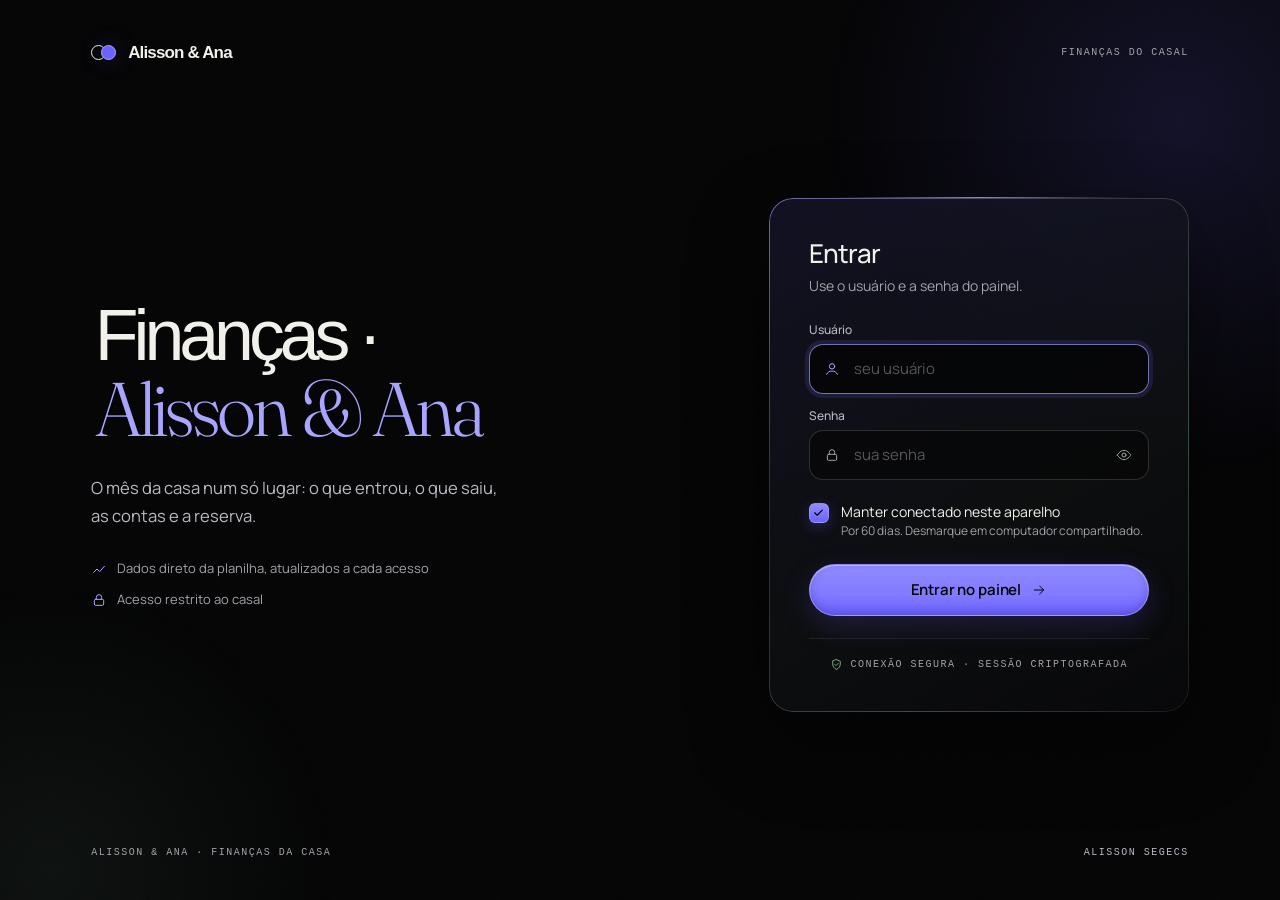
<file: dashboards/casal/entrar/index.html>
<!DOCTYPE html>
<html lang="pt-BR">
<head>
<meta charset="UTF-8">
<meta name="viewport" content="width=device-width,initial-scale=1">
<meta name="theme-color" content="#050506">
<meta name="robots" content="noindex,nofollow,noarchive">
<meta name="referrer" content="no-referrer">
<meta name="description" content="Acesso ao painel de finanças de Alisson e Ana.">
<title>Entrar · Finanças Alisson &amp; Ana</title>
<!-- Tela de login do painel do casal. Pública; o formulário envia para /api/entrar, que grava a sessão (lib/sessao.js).
     Funciona sem JavaScript (envio normal do formulário); com JavaScript, mostra o erro sem recarregar.
     Tokens, fontes e curvas de movimento seguem portfolio/assets/design_system_portifolio.html. -->
<link rel="icon" href="data:image/svg+xml,%3Csvg xmlns='http://www.w3.org/2000/svg' viewBox='0 0 32 32'%3E%3Crect width='32' height='32' rx='8' fill='%23050506'/%3E%3Ccircle cx='12' cy='16' r='7' fill='none' stroke='%23f1f0ea' stroke-width='1.5'/%3E%3Ccircle cx='20' cy='16' r='7' fill='%236c63ff' stroke='%23a9a5ff' stroke-width='1.5'/%3E%3C/svg%3E">
<link rel="preconnect" href="https://fonts.googleapis.com">
<link rel="preconnect" href="https://fonts.gstatic.com" crossorigin>
<link href="https://fonts.googleapis.com/css2?family=Manrope:wght@400;500;600;700&family=Fraunces:opsz,wght@9..144,300;9..144,400&display=swap" rel="stylesheet">
<script>
  (function (h) {
    var reduced = window.matchMedia && matchMedia('(prefers-reduced-motion: reduce)').matches, paused = false;
    try { paused = localStorage.getItem('dash-motion') === 'paused'; } catch (e) {}
    if (!reduced && !paused) h.classList.add('js-motion');
  })(document.documentElement);
</script>
<style>
:root{--ink:#f1f0ea;--paper:#e7e5de;--void:#050506;--void-soft:#0b0b0d;--electric:#6c63ff;--signal:#a9a5ff;--pine:#3f7d53;--mint:#91cba5;--warning:#edc27b;--danger:#f3a6ad;--muted:#a3a2a9;--ink-2:#bab8c3;--line:rgba(241,240,234,.16);--line-soft:rgba(241,240,234,.08);--glass:rgba(255,255,255,.035);--font-primary:Arial,Helvetica,sans-serif;--font-ui:'Manrope',Arial,sans-serif;--font-editorial:'Fraunces',Georgia,'Times New Roman',serif;--font-mono:'Courier New',Courier,monospace;--ease:cubic-bezier(.16,1,.3,1);--pad:clamp(16px,4vw,56px)}
*,*::before,*::after{box-sizing:border-box}
html{-webkit-text-size-adjust:100%}
body{margin:0;min-height:100vh;min-height:100svh;background:var(--void);color:var(--ink);font:400 16px/1.6 var(--font-ui);-webkit-font-smoothing:antialiased;overflow-x:hidden}
h1,h2,p{margin:0}
button,input{font:inherit;color:inherit}
:focus-visible{outline:2px solid var(--signal);outline-offset:3px}
.sr-only{position:absolute;width:1px;height:1px;padding:0;margin:-1px;overflow:hidden;clip:rect(0 0 0 0);white-space:nowrap;border:0}
.caps{font:400 10px/1.5 var(--font-mono);letter-spacing:.15em;text-transform:uppercase}
.icon{width:16px;height:16px;stroke:currentColor;fill:none;stroke-width:1.5;stroke-linecap:round;stroke-linejoin:round;flex:none}

/* Fundo: grade + blooms + ruído, como no painel (grade por transform: sem repintar a tela) */
body::before{content:'';position:fixed;top:-100px;left:-100px;right:0;bottom:0;z-index:0;pointer-events:none;opacity:.3;background-image:linear-gradient(#ffffff04 1px,transparent 1px),linear-gradient(90deg,#ffffff04 1px,transparent 1px);background-size:100px 100px;mask-image:radial-gradient(ellipse at 60% 50%,#000,transparent 75%);-webkit-mask-image:radial-gradient(ellipse at 60% 50%,#000,transparent 75%);will-change:transform;animation:grid-drift 28s linear infinite}
.bloom{position:fixed;z-index:0;pointer-events:none;border-radius:50%}
.bloom--a{width:760px;height:760px;right:-280px;top:-260px;background:radial-gradient(ellipse,rgba(108,99,255,.14),transparent 66%);animation:bloom 14s ease-in-out infinite alternate}
.bloom--b{width:620px;height:620px;left:-260px;bottom:-280px;background:radial-gradient(ellipse,rgba(145,203,165,.07),transparent 66%);animation:bloom 18s ease-in-out infinite alternate-reverse}
.noise{position:fixed;inset:0;z-index:1;pointer-events:none;opacity:.18;background-image:url("data:image/svg+xml,%3Csvg viewBox='0 0 180 180' xmlns='http://www.w3.org/2000/svg'%3E%3Cfilter id='n'%3E%3CfeTurbulence type='fractalNoise' baseFrequency='.92' numOctaves='3' stitchTiles='stitch'/%3E%3C/filter%3E%3Cpath fill='%23fff' opacity='.10' filter='url(%23n)' d='M0 0h180v180H0z'/%3E%3C/svg%3E");background-size:180px}

/* Layout: marca à esquerda, cartão à direita; no celular, um embaixo do outro */
.page{position:relative;z-index:2;min-height:100vh;min-height:100svh;max-width:1200px;margin:0 auto;padding:clamp(20px,4vw,40px) var(--pad);display:grid;grid-template-rows:auto 1fr auto;gap:24px}
.top{display:flex;justify-content:space-between;align-items:center;gap:16px;color:var(--muted)}
.brand{display:flex;align-items:center;gap:12px;color:var(--ink)}
.brand-symbol{display:inline-flex;width:25px;height:25px;position:relative;flex:none}
.brand-symbol i{position:absolute;width:15px;height:15px;border:1px solid var(--ink);border-radius:50%;left:0;top:5px}
.brand-symbol i:last-child{left:10px;background:var(--electric);border-color:var(--signal);box-shadow:0 0 22px #6c63ff44}
.brand b{font:600 17px/1 var(--font-primary);letter-spacing:-.05em}
.stage{display:grid;grid-template-columns:minmax(0,1.1fr) minmax(0,420px);align-items:center;gap:clamp(32px,7vw,110px)}

.intro h1{font:500 clamp(42px,5.6vw,80px)/.98 var(--font-primary);letter-spacing:-.07em}
.intro h1 em{display:block;font:300 1.06em/1.02 var(--font-editorial);font-style:normal;letter-spacing:-.055em;color:var(--signal)}
.line-mask{display:block;overflow:hidden;padding:0 .05em .14em;margin-bottom:-.14em}
.line-mask>span{display:block}
.js-motion .line-mask>span{animation:line-rise 1.25s var(--ease) both;animation-delay:var(--delay,0ms)}
.intro p{max-width:420px;margin-top:26px;font-size:clamp(15px,1.3vw,17px);line-height:1.7;color:var(--ink-2)}
.intro ul{display:grid;gap:10px;margin:28px 0 0;padding:0;list-style:none;color:var(--muted);font-size:13px}
.intro li{display:flex;align-items:center;gap:10px}
.intro li .icon{color:var(--signal)}
.js-motion .intro p,.js-motion .intro ul{animation:rise 1s var(--ease) .35s both}

/* Cartão de login (glass do DS, borda em gradiente) */
.card{position:relative;padding:clamp(26px,3.4vw,40px);border-radius:24px;background:linear-gradient(150deg,rgba(108,99,255,.1),rgba(145,203,165,.03) 60%,transparent),rgba(11,11,13,.72);box-shadow:inset 0 1px 0 rgba(255,255,255,.04),0 30px 80px rgba(0,0,0,.45)}
.card::after{content:'';position:absolute;inset:0;padding:1px;border-radius:inherit;pointer-events:none;background:linear-gradient(135deg,rgba(169,165,255,.6),rgba(241,240,234,.12) 35%,rgba(145,203,165,.35) 70%,rgba(241,240,234,.08));-webkit-mask:linear-gradient(#fff 0 0) content-box,linear-gradient(#fff 0 0);-webkit-mask-composite:xor;mask-composite:exclude}
.card::before{content:'';position:absolute;top:-1px;left:14%;right:14%;height:1px;background:linear-gradient(90deg,transparent,var(--signal),transparent);opacity:.8}
.js-motion .card{animation:rise 1s var(--ease) .2s both}
.card.is-shake{animation:shake .45s var(--ease)}
.card-head{margin-bottom:26px}
.card-head h2{font:500 26px/1.2 var(--font-ui);letter-spacing:-.04em}
.card-head p{margin-top:6px;font-size:14px;color:var(--muted)}

.field{display:grid;gap:8px;margin-bottom:16px}
.field label{font:500 12px/1 var(--font-ui);color:var(--ink-2)}
.control{position:relative;display:flex;align-items:center}
.control>.icon{position:absolute;left:15px;color:var(--muted);pointer-events:none;transition:color .3s}
.control input{width:100%;height:50px;padding:0 48px 0 44px;border:1px solid var(--line);border-radius:14px;background:rgba(5,5,6,.6);font-size:15px;transition:border-color .3s,box-shadow .3s,background .3s}
.control input::placeholder{color:#a3a2a980}
.control input:hover{border-color:rgba(241,240,234,.26)}
.control input:focus{outline:none;border-color:#a9a5ffaa;background:rgba(5,5,6,.85);box-shadow:0 0 0 4px #6c63ff26}
.control:focus-within>.icon{color:var(--signal)}
.control input:-webkit-autofill{-webkit-text-fill-color:var(--ink);-webkit-box-shadow:0 0 0 40px #0d0c14 inset;caret-color:var(--ink)}
.is-error .control input{border-color:#f3a6ad88}
.ver{position:absolute;right:6px;display:grid;place-items:center;width:38px;height:38px;padding:0;border:0;border-radius:10px;background:transparent;color:var(--muted);cursor:pointer;transition:color .3s,background .3s}
.ver:hover{color:var(--ink);background:rgba(241,240,234,.06)}
.ver .icon-fechado{display:none}.ver[aria-pressed=true] .icon-aberto{display:none}.ver[aria-pressed=true] .icon-fechado{display:block}
.caps-aviso{margin-top:2px;font-size:12px;color:var(--warning)}

.lembrar{display:flex;align-items:flex-start;gap:12px;margin:22px 0 24px;cursor:pointer;user-select:none}
.lembrar input{position:absolute;opacity:0;pointer-events:none}
.check{display:grid;place-items:center;width:20px;height:20px;margin-top:1px;border:1px solid var(--line);border-radius:6px;background:rgba(5,5,6,.6);flex:none;transition:background .3s,border-color .3s,box-shadow .3s}
.check .icon{width:13px;height:13px;stroke-width:2.2;color:#050506;opacity:0;transform:scale(.6);transition:opacity .2s,transform .3s var(--ease)}
.lembrar input:checked+.check{background:linear-gradient(180deg,#918bff,#6c63ff);border-color:#b0acff77;box-shadow:0 4px 14px #6c63ff40}
.lembrar input:checked+.check .icon{opacity:1;transform:none}
.lembrar input:focus-visible+.check{outline:2px solid var(--signal);outline-offset:3px}
.lembrar span:last-child{font-size:14px;line-height:1.4}
.lembrar small{display:block;margin-top:2px;font-size:12px;color:var(--muted)}

.btn{position:relative;display:flex;align-items:center;justify-content:center;gap:10px;width:100%;height:52px;border:1px solid #b0acff77;border-radius:100px;background:linear-gradient(180deg,#918bff,#8179ff 60%,#6c63ff);color:#050506;font:600 15px/1 var(--font-ui);letter-spacing:-.01em;cursor:pointer;overflow:hidden;isolation:isolate;box-shadow:inset 0 1px 0 #ffffff66,inset 0 -3px 8px #211b7744,0 10px 30px #6c63ff33;transition:transform .4s var(--ease),box-shadow .4s,opacity .3s}
.btn::after{content:'';position:absolute;inset:-50%;z-index:-1;background:linear-gradient(110deg,transparent 35%,#ffffff44 49%,transparent 62%);transform:translateX(-110%);transition:transform .8s var(--ease)}
.btn:hover:not(:disabled){transform:translateY(-2px);box-shadow:inset 0 1px 0 #ffffff66,inset 0 -3px 8px #211b7744,0 16px 40px #6c63ff4d}
.btn:hover:not(:disabled)::after{transform:translateX(110%)}
.btn:active:not(:disabled){transform:scale(.98)}
.btn:disabled{cursor:wait;opacity:.85}
.btn .icon{transition:transform .4s var(--ease)}.btn:hover .icon{transform:translateX(3px)}
.spin{display:none;width:18px;height:18px;border:2px solid #05050633;border-top-color:#050506;border-radius:50%;animation:spin .8s linear infinite}
.btn.is-loading .spin{display:block}.btn.is-loading .icon,.btn.is-loading .btn-txt{display:none}

.msg{display:grid;grid-template-columns:16px minmax(0,1fr);gap:10px;align-items:start;margin-bottom:18px;padding:11px 14px;border:1px solid;border-radius:12px;font-size:13px;line-height:1.5}
.msg .icon{margin-top:2px}
.msg--erro{border-color:#f3a6ad44;background:#f3a6ad0c}.msg--erro .icon{color:var(--danger)}
.msg--ok{border-color:#91cba544;background:#91cba50c}.msg--ok .icon{color:var(--mint)}
.js-motion .msg{animation:rise .5s var(--ease) both}

.card-foot{display:flex;align-items:center;justify-content:center;gap:8px;margin-top:22px;padding-top:18px;border-top:1px solid var(--line-soft);color:var(--muted)}
.card-foot .icon{width:13px;height:13px;color:var(--mint)}
.foot{display:flex;justify-content:space-between;gap:16px;color:var(--muted)}
.foot a{color:var(--ink-2);text-decoration:none;transition:color .3s}.foot a:hover{color:var(--signal)}

@keyframes rise{from{opacity:0;transform:translateY(24px)}to{opacity:1;transform:none}}
@keyframes line-rise{from{transform:translateY(110%);opacity:0}to{transform:none;opacity:1}}
@keyframes bloom{from{transform:translate(-4%,4%) scale(.9);opacity:.5}to{transform:translate(4%,-4%) scale(1.12);opacity:1}}
@keyframes grid-drift{to{transform:translate3d(100px,100px,0)}}
@keyframes shake{0%,100%{transform:none}20%{transform:translateX(-8px)}40%{transform:translateX(7px)}60%{transform:translateX(-4px)}80%{transform:translateX(2px)}}
@keyframes spin{to{transform:rotate(360deg)}}
@media(prefers-reduced-motion:reduce){*,*::before,*::after{animation:none!important;transition:none!important}.spin{animation:spin 1.2s linear infinite!important}}
html:not(.js-motion) body::before,html:not(.js-motion) .bloom{animation:none}

@media(max-width:860px){
  .stage{grid-template-columns:1fr;align-content:center;gap:28px}
  .intro h1{font-size:clamp(36px,10vw,52px)}
  .intro p{margin-top:16px}
  .intro ul{display:none}
}
@media(max-width:480px){
  .page{gap:18px}
  .top .caps{display:none}
  .card{padding:24px 20px;border-radius:20px}
  .foot{flex-direction:column;gap:6px}
}
</style>
</head>
<body>
<div class="bloom bloom--a" aria-hidden="true"></div>
<div class="bloom bloom--b" aria-hidden="true"></div>
<div class="noise" aria-hidden="true"></div>

<div class="page">
  <header class="top">
    <span class="brand"><span class="brand-symbol" aria-hidden="true"><i></i><i></i></span><b>Alisson &amp; Ana</b></span>
    <span class="caps">Finanças do casal</span>
  </header>

  <main class="stage">
    <section class="intro" aria-labelledby="titulo">
      <h1 id="titulo" aria-label="Finanças · Alisson &amp; Ana">
        <span class="line-mask" aria-hidden="true"><span style="--delay:80ms">Finanças ·</span></span>
        <span class="line-mask" aria-hidden="true"><span style="--delay:200ms"><em>Alisson &amp; Ana</em></span></span>
      </h1>
      <p>O mês da casa num só lugar: o que entrou, o que saiu, as contas e a reserva.</p>
      <ul>
        <li><svg class="icon" viewBox="0 0 24 24" aria-hidden="true"><path d="M4 17l5-5 4 4 7-8"/></svg>Dados direto da planilha, atualizados a cada acesso</li>
        <li><svg class="icon" viewBox="0 0 24 24" aria-hidden="true"><rect x="5" y="11" width="14" height="9" rx="2"/><path d="M8 11V8a4 4 0 0 1 8 0v3"/></svg>Acesso restrito ao casal</li>
      </ul>
    </section>

    <section class="card" id="card" aria-labelledby="entrar-titulo">
      <div class="card-head">
        <h2 id="entrar-titulo">Entrar</h2>
        <p>Use o usuário e a senha do painel.</p>
      </div>

      <div id="mensagem" role="alert" aria-live="assertive"></div>

      <form id="form" method="post" action="/api/entrar" novalidate>
        <input type="hidden" name="proximo" id="proximo" value="/dashboard/casal">
        <div class="field" id="campoUsuario">
          <label for="usuario">Usuário</label>
          <div class="control">
            <svg class="icon" viewBox="0 0 24 24" aria-hidden="true"><circle cx="12" cy="8" r="4"/><path d="M4 20c1.5-3.5 4.5-5 8-5s6.5 1.5 8 5"/></svg>
            <input id="usuario" name="usuario" type="text" autocomplete="username" autocapitalize="none" autocorrect="off" spellcheck="false" required placeholder="seu usuário">
          </div>
        </div>
        <div class="field" id="campoSenha">
          <label for="senha">Senha</label>
          <div class="control">
            <svg class="icon" viewBox="0 0 24 24" aria-hidden="true"><rect x="5" y="11" width="14" height="9" rx="2"/><path d="M8 11V8a4 4 0 0 1 8 0v3"/></svg>
            <input id="senha" name="senha" type="password" autocomplete="current-password" required placeholder="sua senha">
            <button class="ver" id="ver" type="button" aria-pressed="false" aria-label="Mostrar senha">
              <svg class="icon icon-aberto" viewBox="0 0 24 24" aria-hidden="true"><path d="M2 12s4-7 10-7 10 7 10 7-4 7-10 7S2 12 2 12Z"/><circle cx="12" cy="12" r="3"/></svg>
              <svg class="icon icon-fechado" viewBox="0 0 24 24" aria-hidden="true"><path d="M3 3l18 18M10.6 5.1A10 10 0 0 1 12 5c6 0 10 7 10 7a17 17 0 0 1-3 3.7M6.6 6.6C3.8 8.4 2 12 2 12s4 7 10 7a9.7 9.7 0 0 0 4.4-1"/><path d="M9.9 9.9a3 3 0 0 0 4.2 4.2"/></svg>
            </button>
          </div>
          <p class="caps-aviso" id="capsAviso" hidden>Caps Lock está ligado.</p>
        </div>

        <label class="lembrar">
          <input type="checkbox" name="lembrar" id="lembrar" value="on" checked>
          <span class="check" aria-hidden="true"><svg class="icon" viewBox="0 0 24 24"><path d="M5 12.5l4.5 4.5L19 7.5"/></svg></span>
          <span>Manter conectado neste aparelho<small>Por 60 dias. Desmarque em computador compartilhado.</small></span>
        </label>

        <button class="btn" id="btn" type="submit">
          <span class="spin" aria-hidden="true"></span>
          <span class="btn-txt">Entrar no painel</span>
          <svg class="icon" viewBox="0 0 24 24" aria-hidden="true"><path d="M5 12h14M13 6l6 6-6 6"/></svg>
        </button>
      </form>

      <p class="card-foot caps"><svg class="icon" viewBox="0 0 24 24" aria-hidden="true"><path d="M12 3l7 3v5c0 4.5-3 8.3-7 10-4-1.7-7-5.5-7-10V6z"/><path d="M9 12l2 2 4-4"/></svg>Conexão segura · sessão criptografada</p>
    </section>
  </main>

  <footer class="foot caps">
    <span>Alisson &amp; Ana · finanças da casa</span>
    <a href="https://alissonsegecs.com.br/portfolio" rel="noopener">Alisson Segecs</a>
  </footer>
</div>

<script>
(function () {
  'use strict';
  function $(id) { return document.getElementById(id); }
  var form = $('form'), btn = $('btn'), card = $('card'), msg = $('mensagem'), senha = $('senha'), usuario = $('usuario');
  var ICONE = {
    erro: '<svg class="icon" viewBox="0 0 24 24" aria-hidden="true"><circle cx="12" cy="12" r="8.5"/><path d="M12 8v5M12 16h.01"/></svg>',
    ok: '<svg class="icon" viewBox="0 0 24 24" aria-hidden="true"><circle cx="12" cy="12" r="8.5"/><path d="M8.5 12.5l2.5 2.5 4.5-5"/></svg>'
  };
  var ERROS = { '1': 'Usuário ou senha incorretos.', tentativas: 'Muitas tentativas. Espere alguns minutos e tente de novo.', config: 'Login não configurado no servidor.' };
  function mostrar(tipo, texto) {
    msg.innerHTML = '<p class="msg msg--' + tipo + '">' + ICONE[tipo] + '<span></span></p>';
    msg.querySelector('span').textContent = texto;
  }
  function animOK() { return document.documentElement.classList.contains('js-motion'); }

  // Volta para onde a pessoa estava (ex.: ?mes=2026-09) depois de entrar; só caminhos do próprio painel.
  var q = new URLSearchParams(location.search), proximo = q.get('proximo') || '';
  if (/^\/dashboards?\/casal(?:[/?#]|$)/.test(proximo) && !/\/entrar/.test(proximo)) $('proximo').value = proximo;
  if (ERROS[q.get('erro')]) mostrar('erro', ERROS[q.get('erro')]);
  else if (q.get('saiu')) mostrar('ok', 'Você saiu do painel neste aparelho.');
  if (q.has('erro') || q.has('saiu')) history.replaceState(null, '', location.pathname + (proximo ? '?proximo=' + encodeURIComponent(proximo) : ''));
  (usuario.value ? senha : usuario).focus();

  $('ver').addEventListener('click', function () {
    var ver = senha.type === 'password';
    senha.type = ver ? 'text' : 'password';
    this.setAttribute('aria-pressed', ver);
    this.setAttribute('aria-label', ver ? 'Ocultar senha' : 'Mostrar senha');
    senha.focus();
  });
  function caps(e) { if (e.getModifierState) $('capsAviso').hidden = !e.getModifierState('CapsLock'); }
  senha.addEventListener('keyup', caps); senha.addEventListener('keydown', caps);
  [usuario, senha].forEach(function (el) { el.addEventListener('input', function () { el.closest('.field').classList.remove('is-error'); }); });

  form.addEventListener('submit', function (e) {
    e.preventDefault();
    if (!usuario.value.trim() || !senha.value) {
      var vazio = !usuario.value.trim() ? usuario : senha;
      vazio.closest('.field').classList.add('is-error');
      mostrar('erro', 'Preencha usuário e senha.');
      vazio.focus(); return;
    }
    if (!window.fetch) { form.submit(); return; }
    btn.disabled = true; btn.classList.add('is-loading'); btn.setAttribute('aria-label', 'Entrando…');
    fetch(form.action, {
      method: 'POST', credentials: 'same-origin',
      headers: { 'Content-Type': 'application/json', Accept: 'application/json' },
      body: JSON.stringify({ usuario: usuario.value, senha: senha.value, lembrar: $('lembrar').checked, proximo: $('proximo').value })
    }).then(function (r) {
      return r.json().catch(function () { return {}; }).then(function (j) {
        if (r.ok && j.ok) { location.replace(j.proximo || '/dashboard/casal'); return; }
        throw new Error(j.erro || 'Não foi possível entrar agora. Tente de novo.');
      });
    }).catch(function (err) {
      mostrar('erro', err.message === 'Failed to fetch' ? 'Sem conexão com o servidor.' : err.message);
      $('campoSenha').classList.add('is-error');
      senha.value = ''; senha.focus();
      if (animOK()) { card.classList.remove('is-shake'); void card.offsetWidth; card.classList.add('is-shake'); }
      btn.disabled = false; btn.classList.remove('is-loading'); btn.removeAttribute('aria-label');
    });
  });
})();
</script>
</body>
</html>
</file>
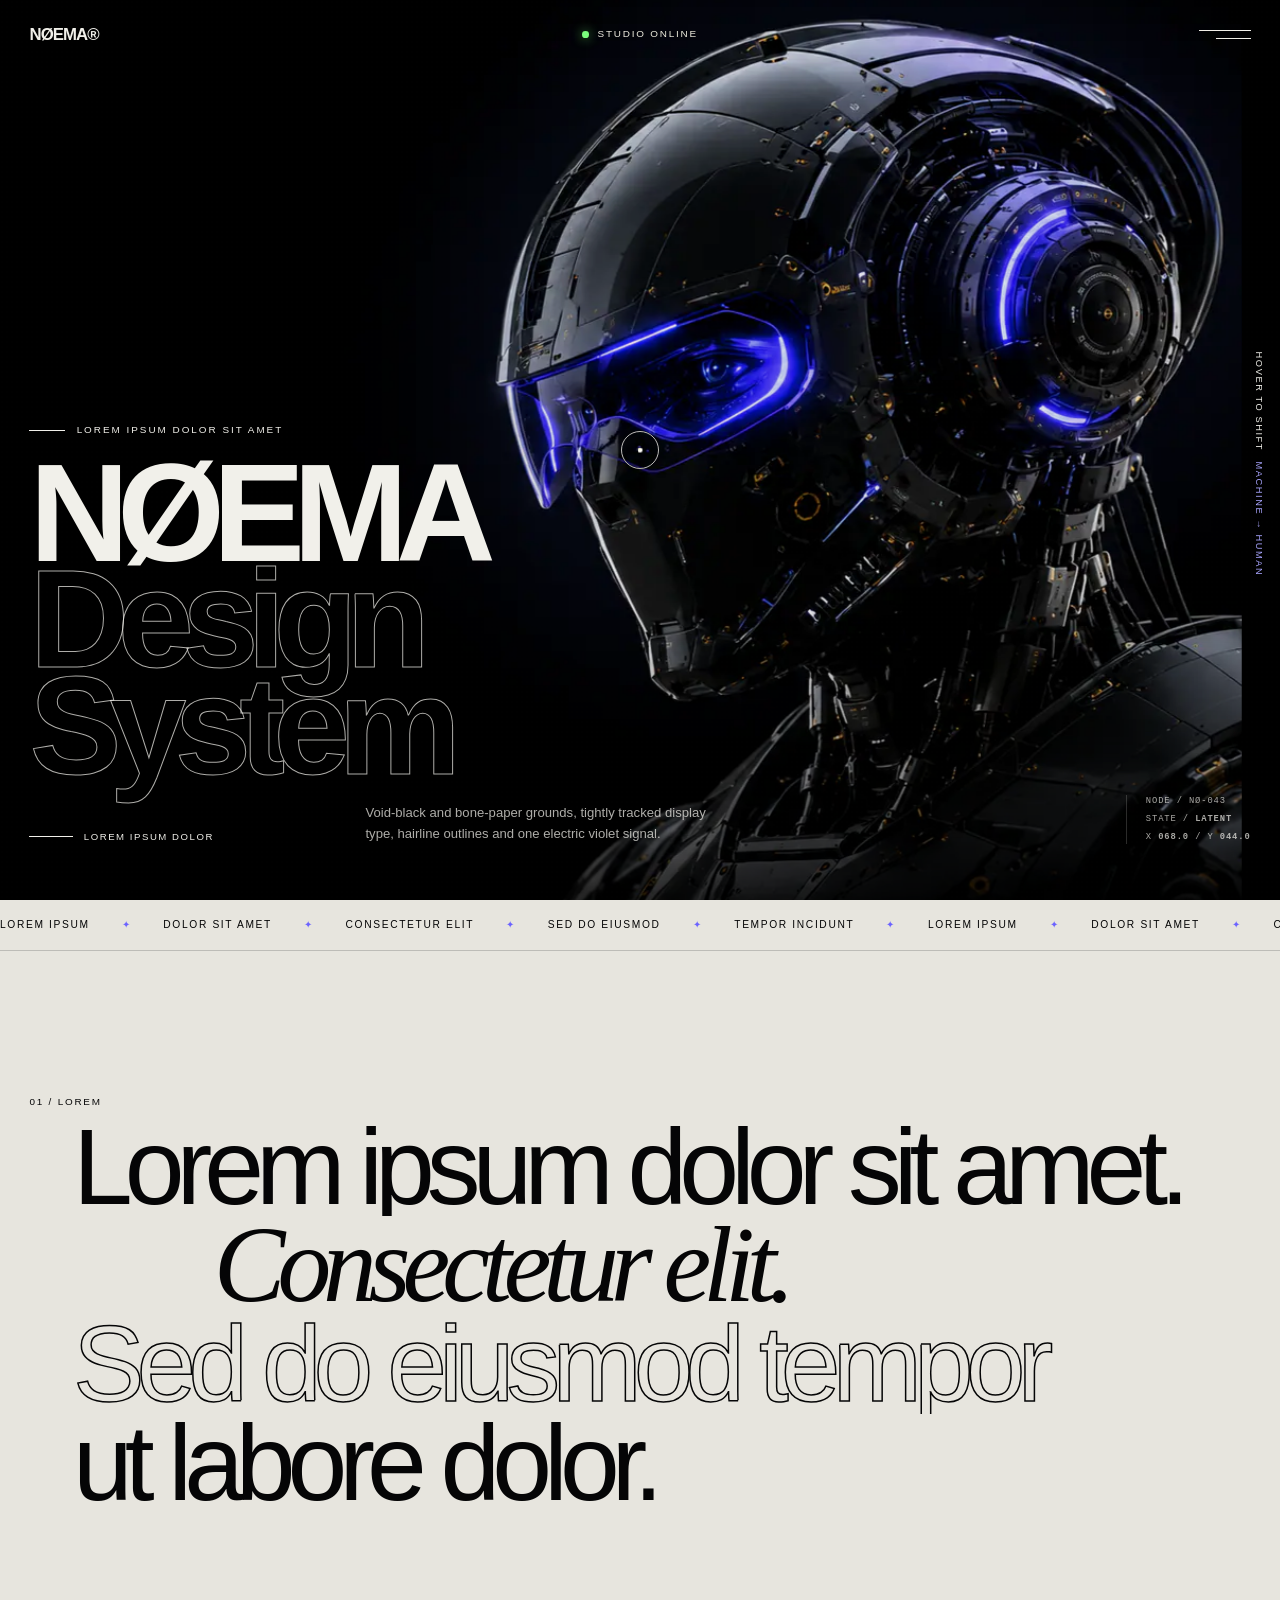
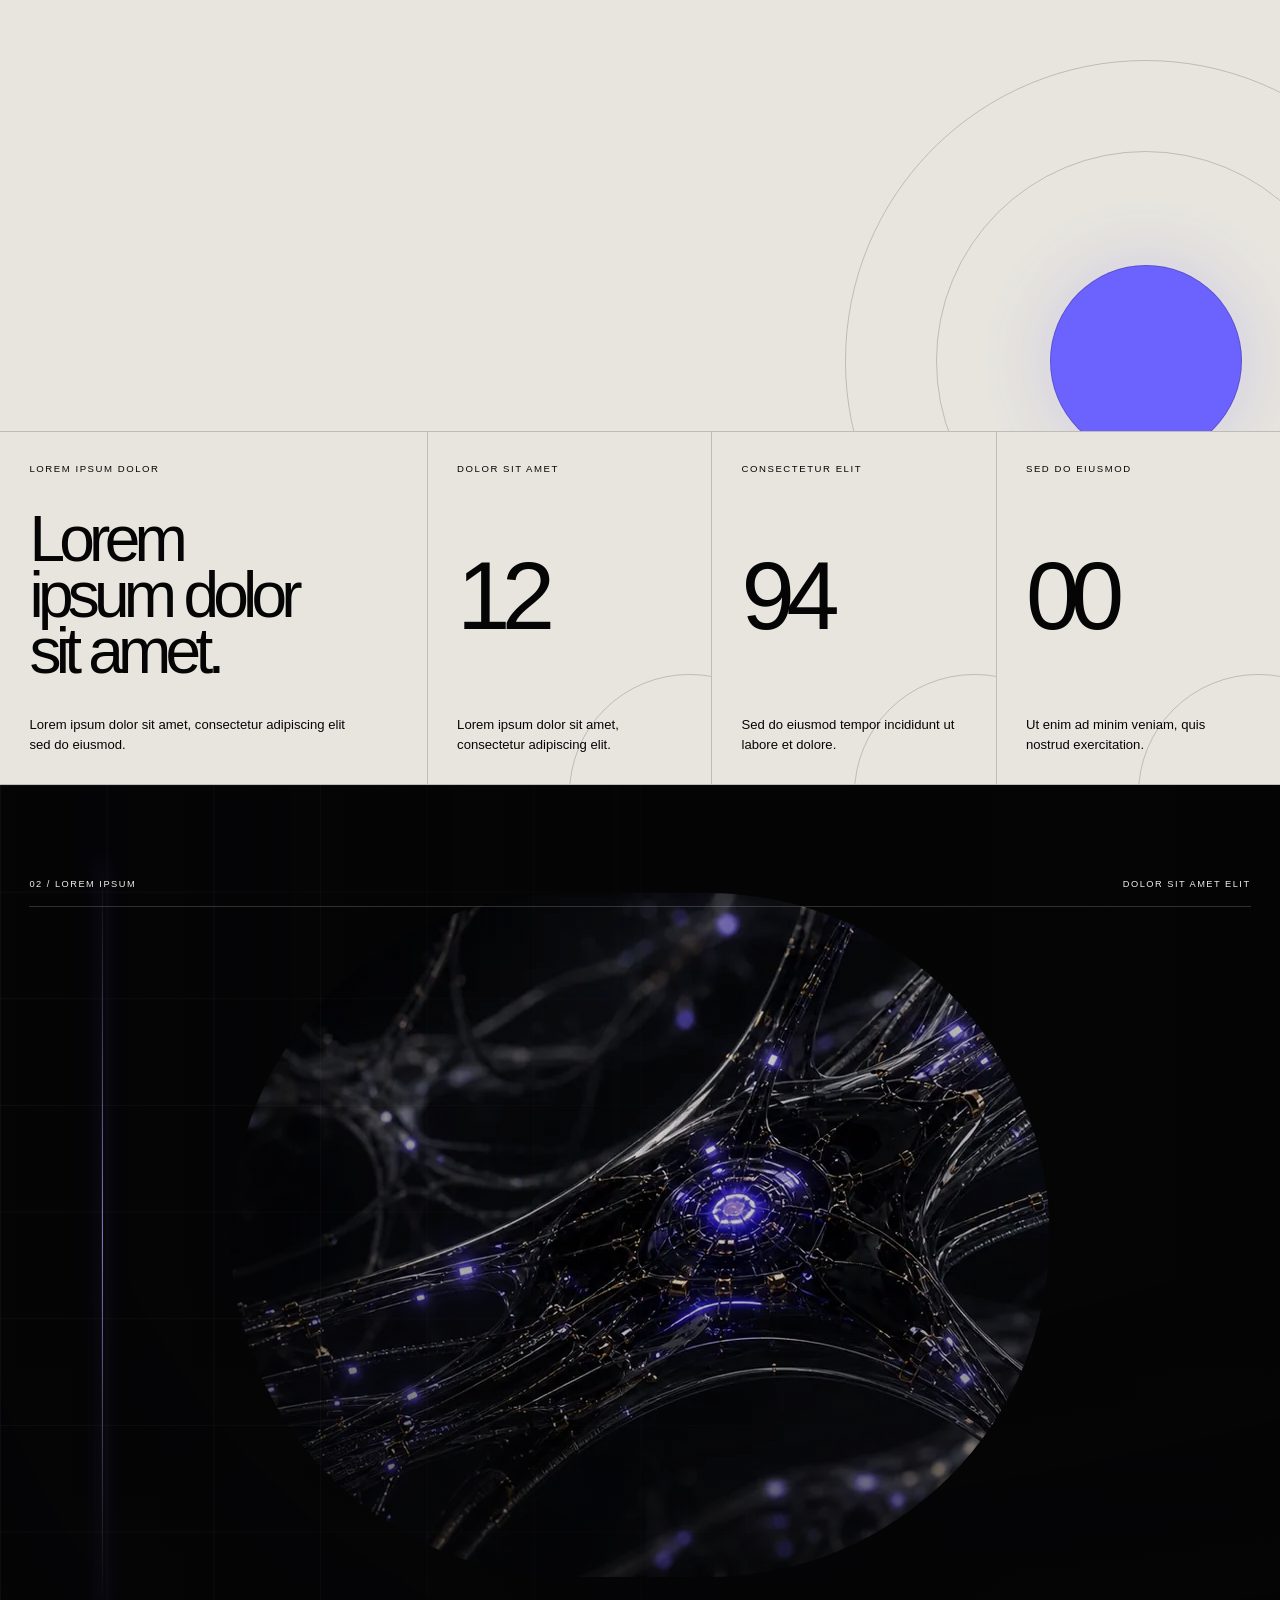
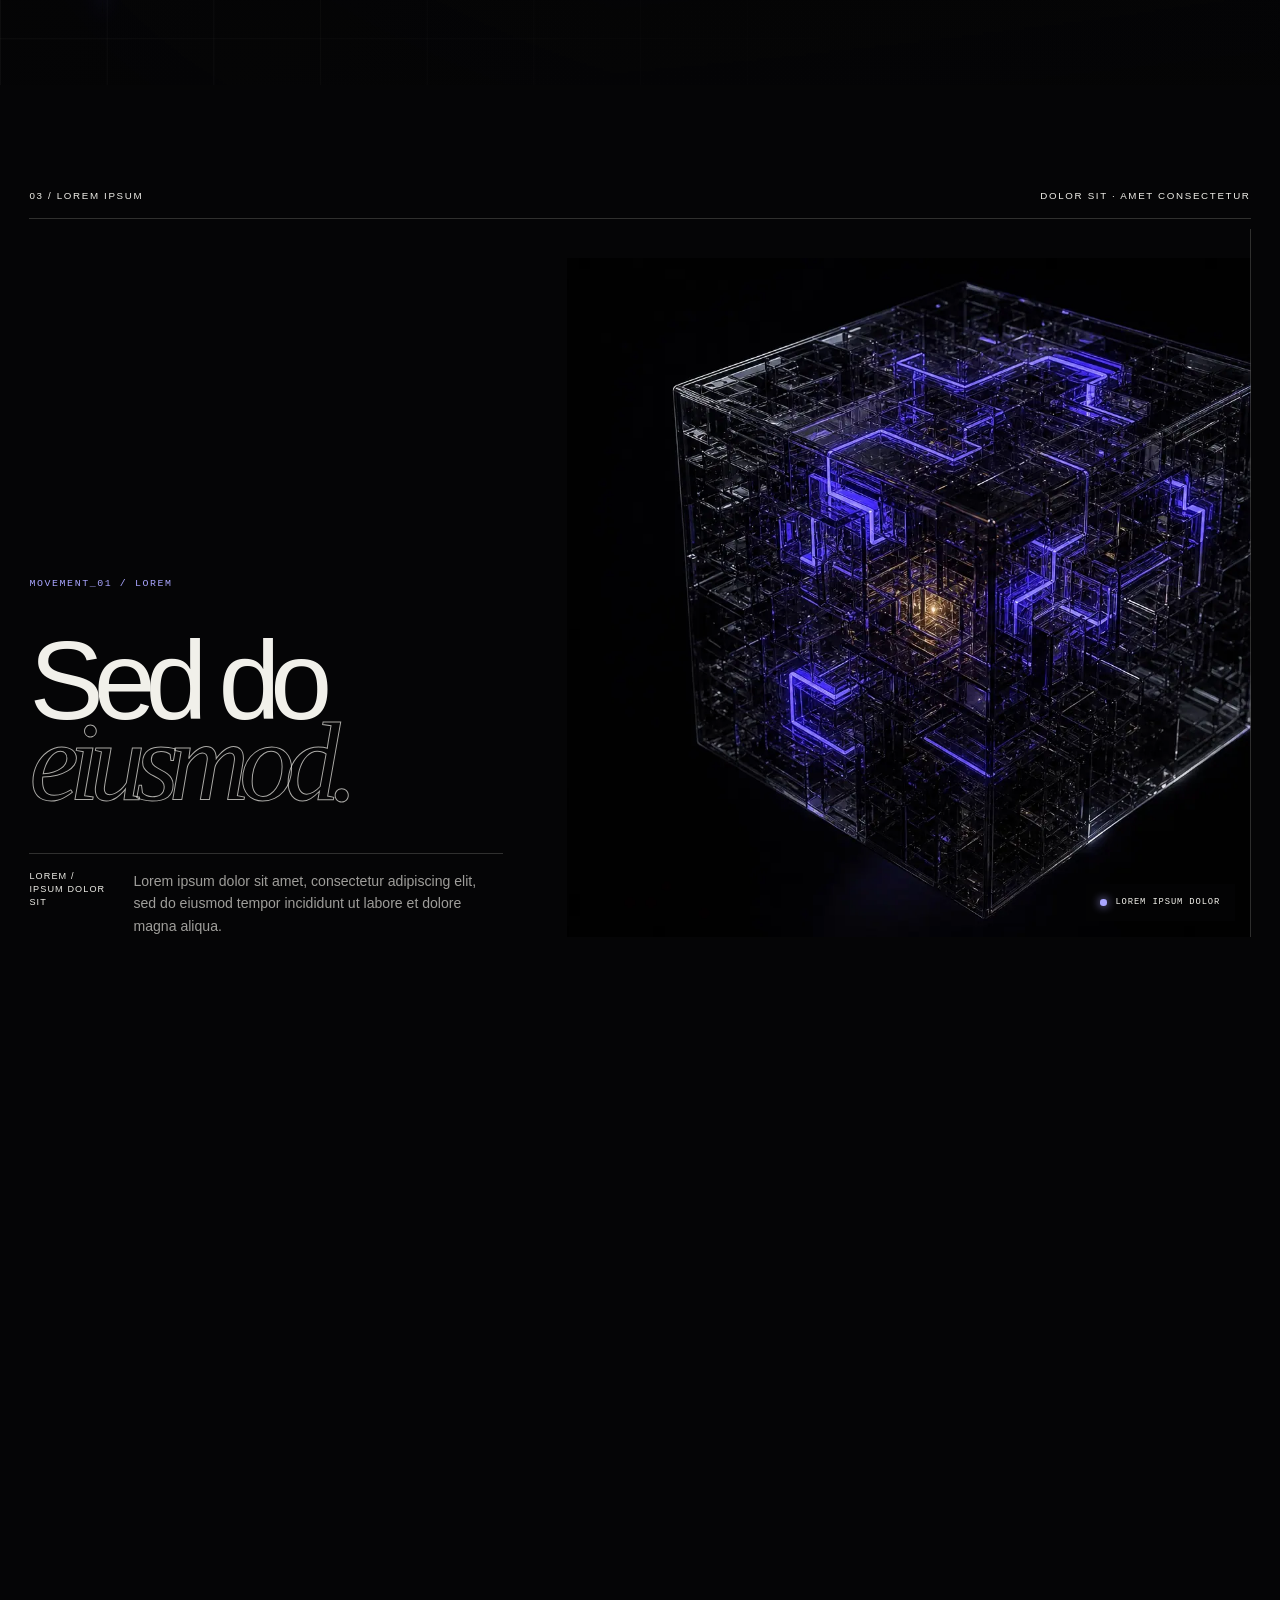
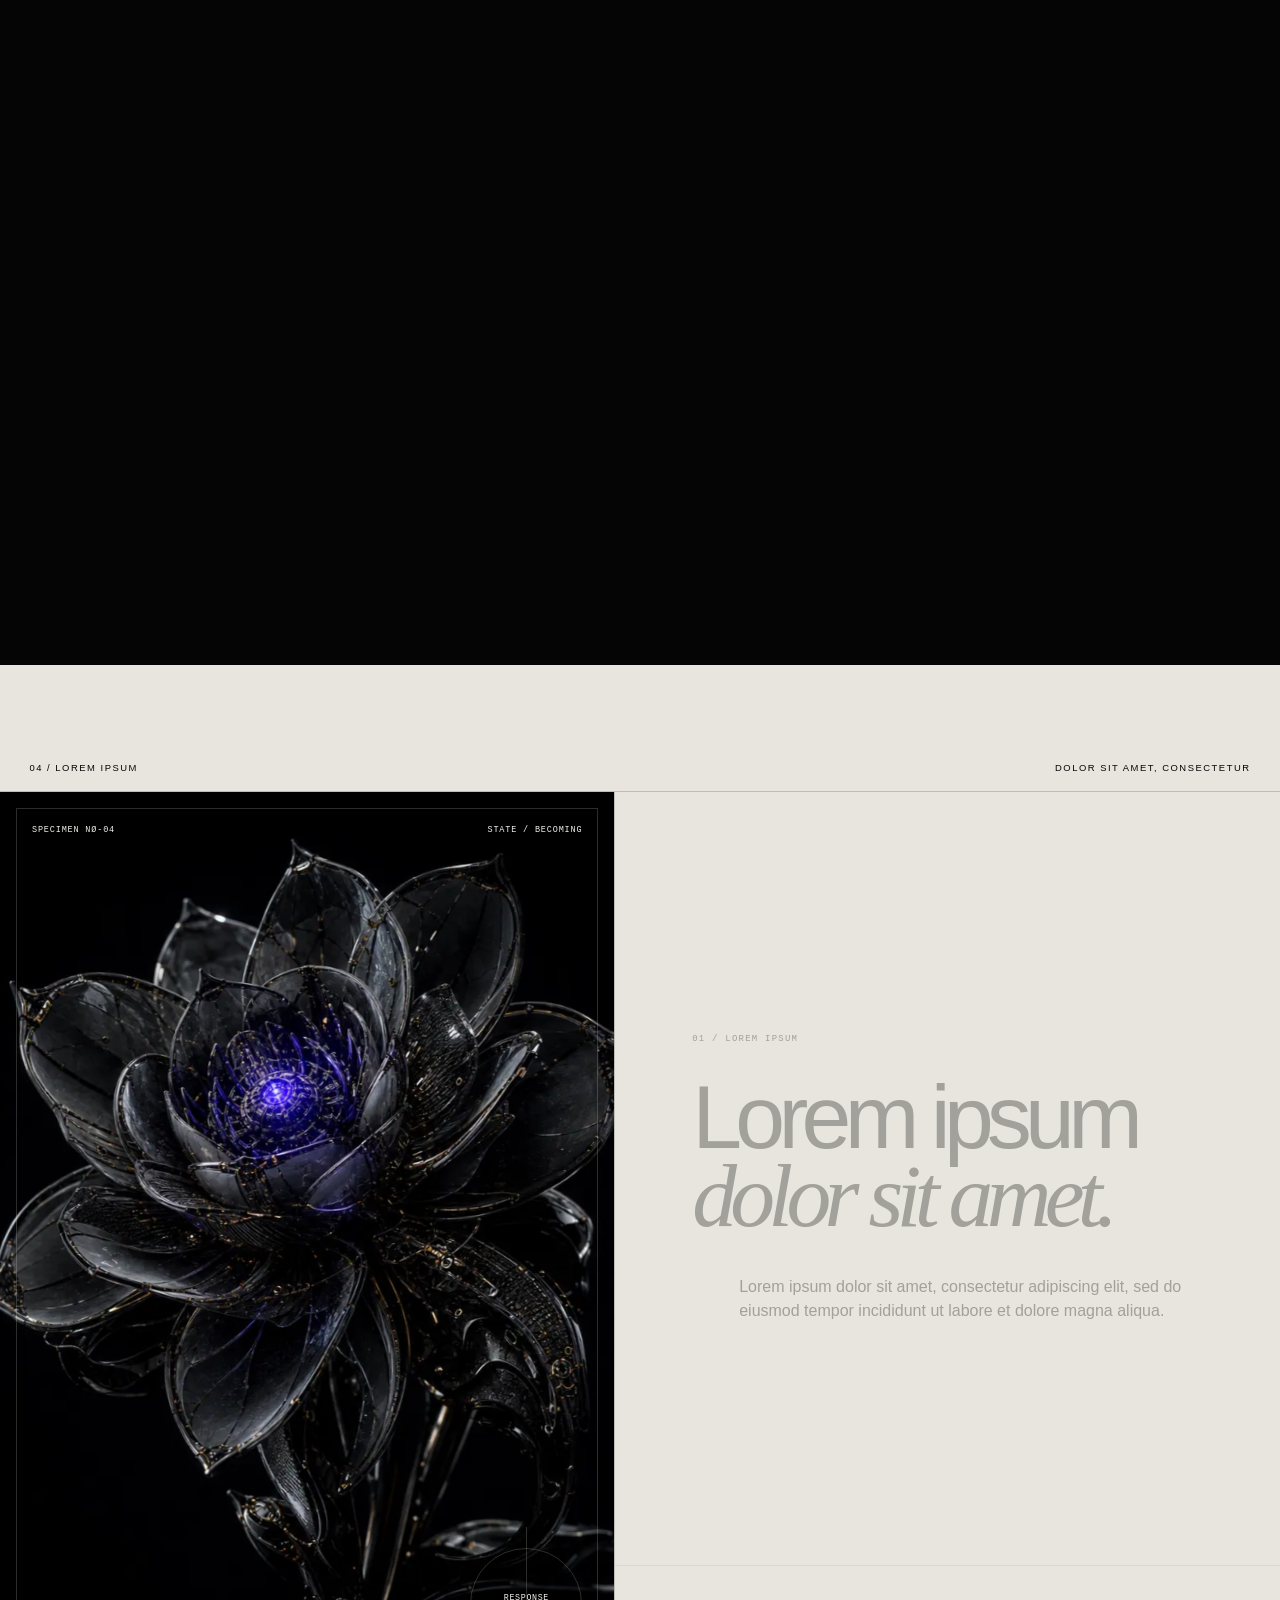
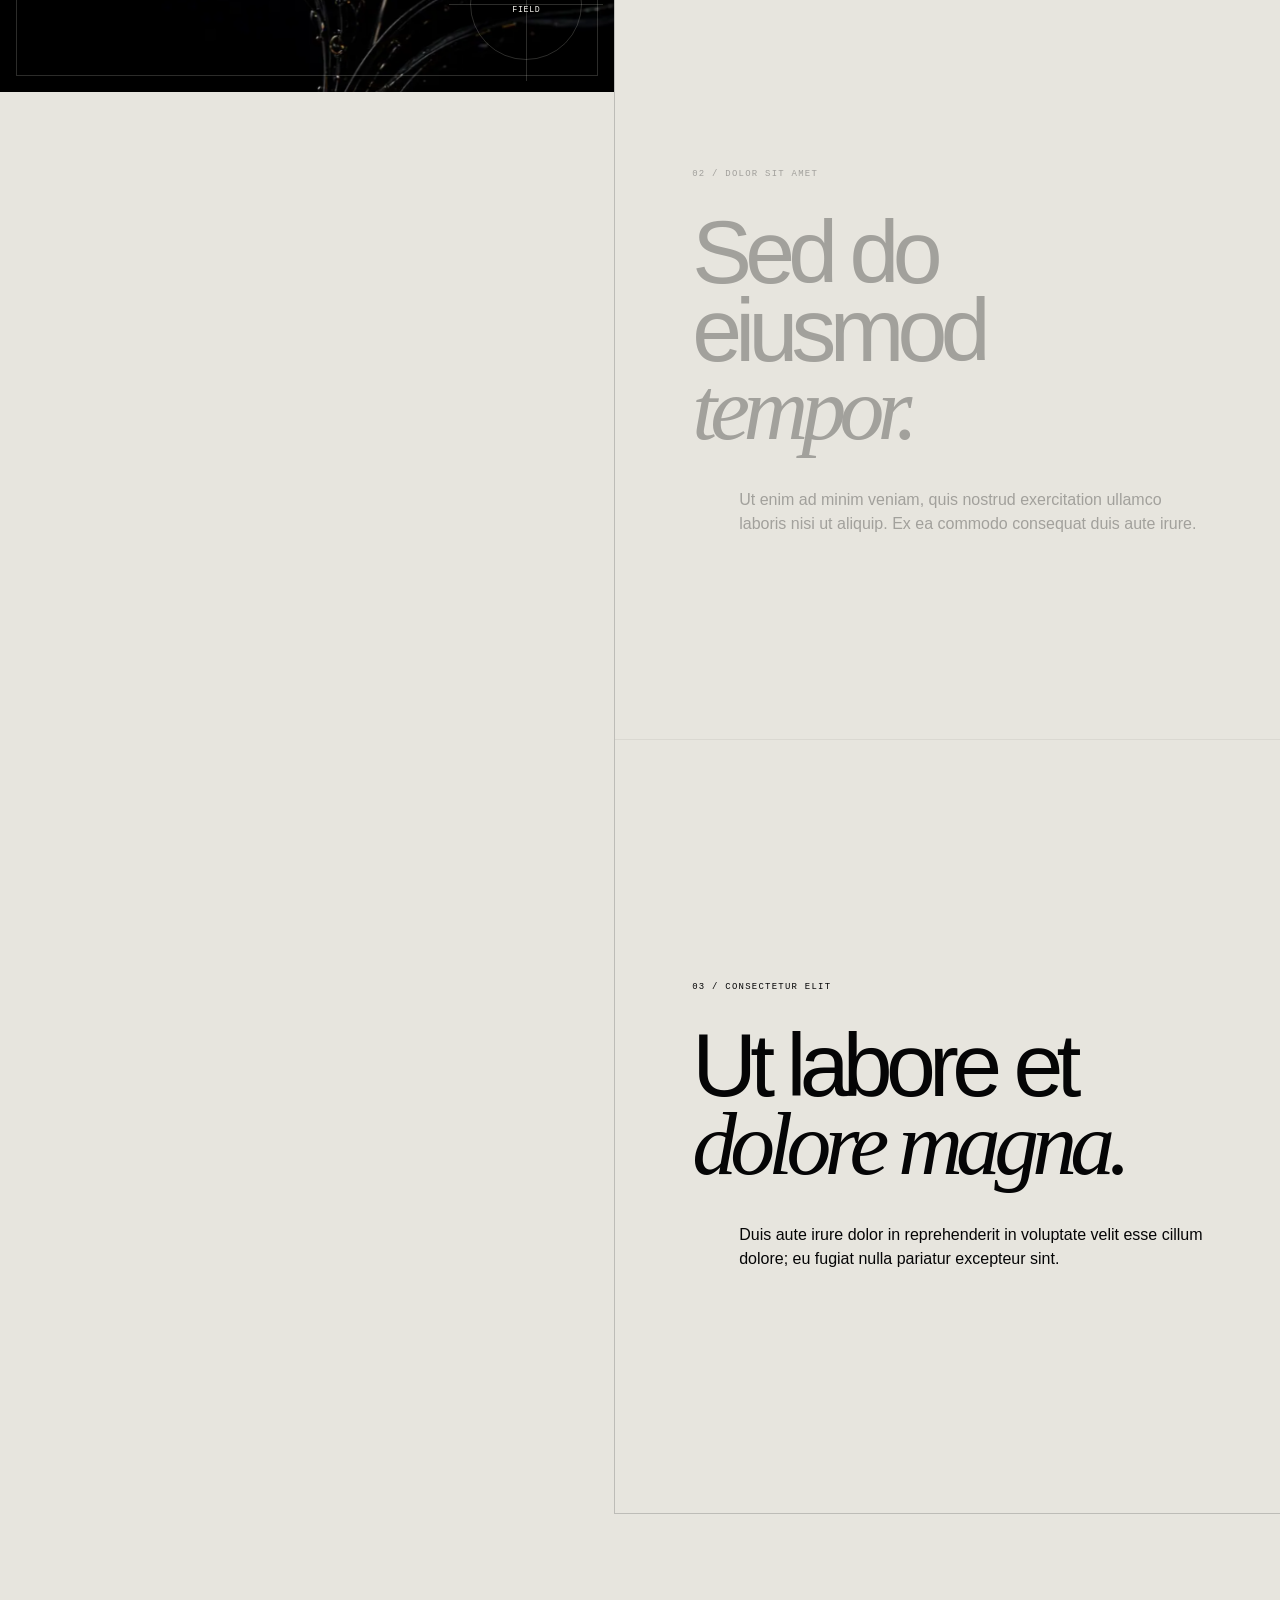
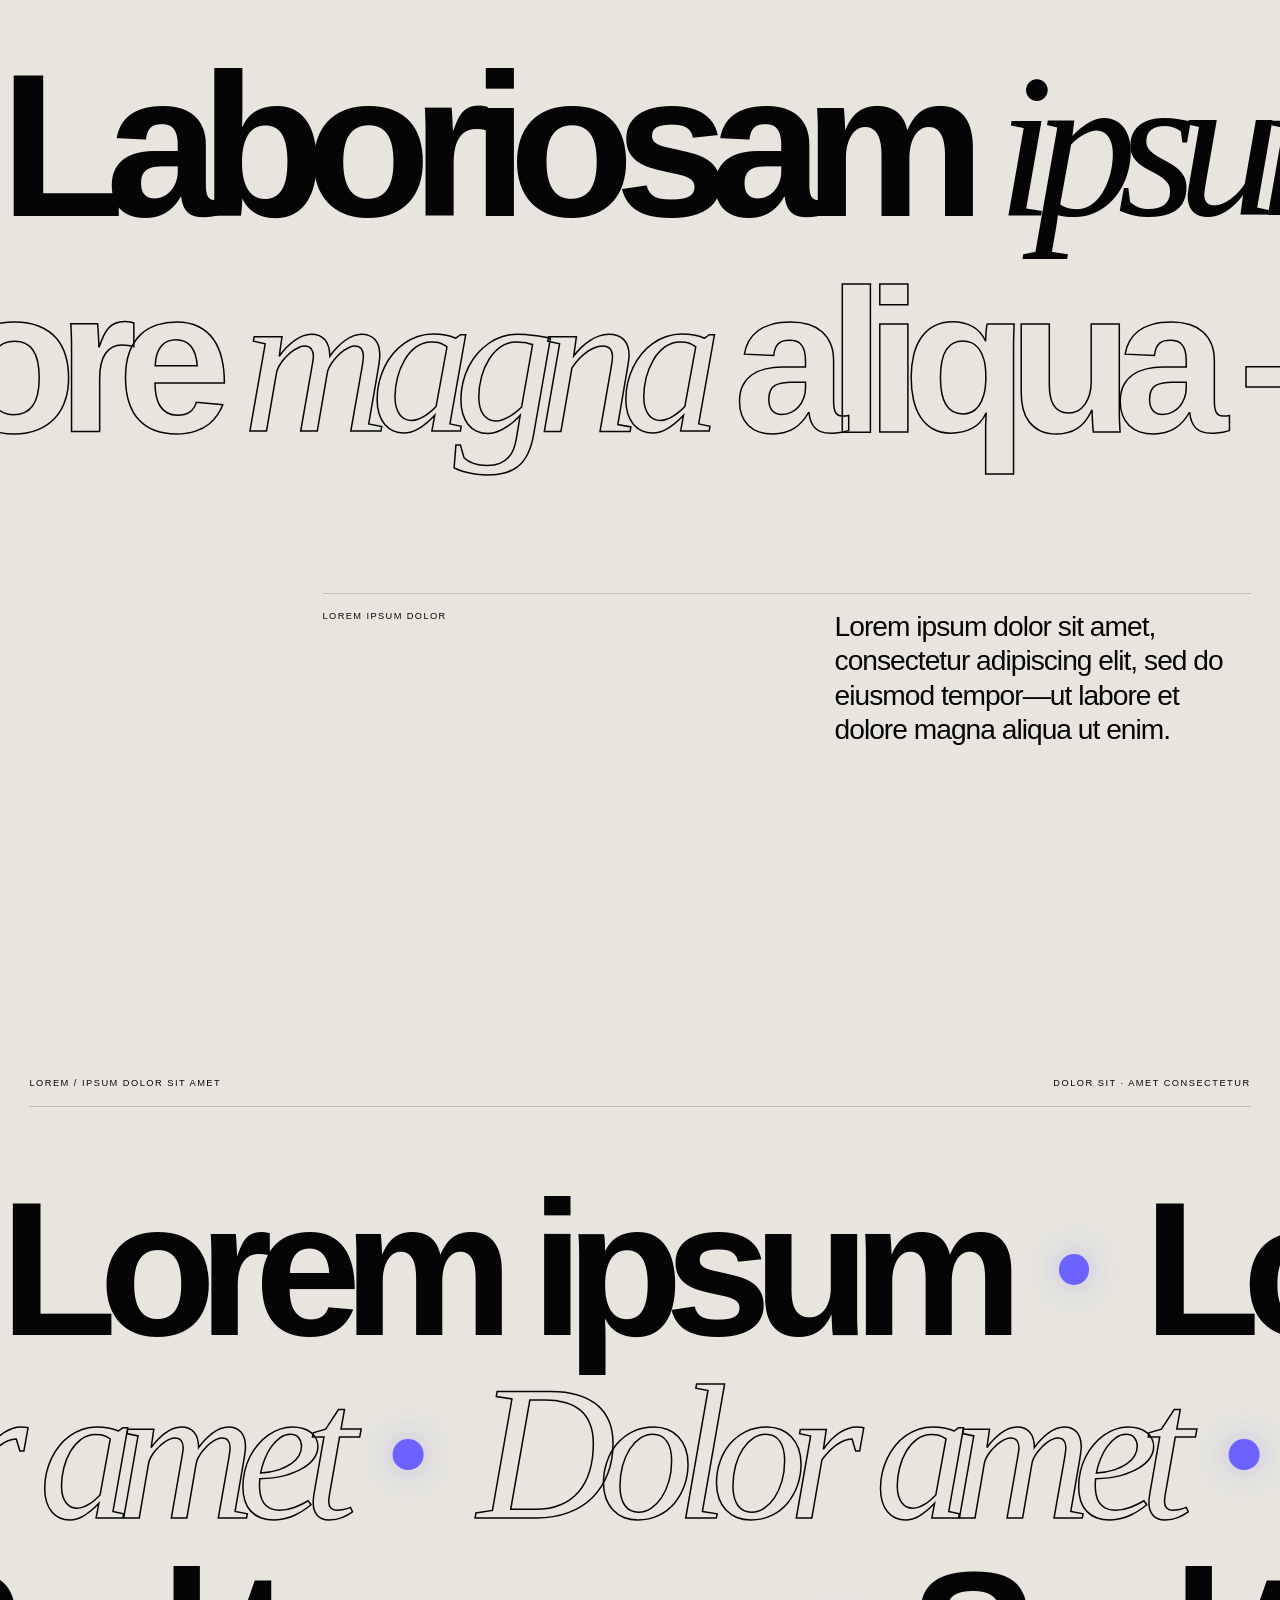
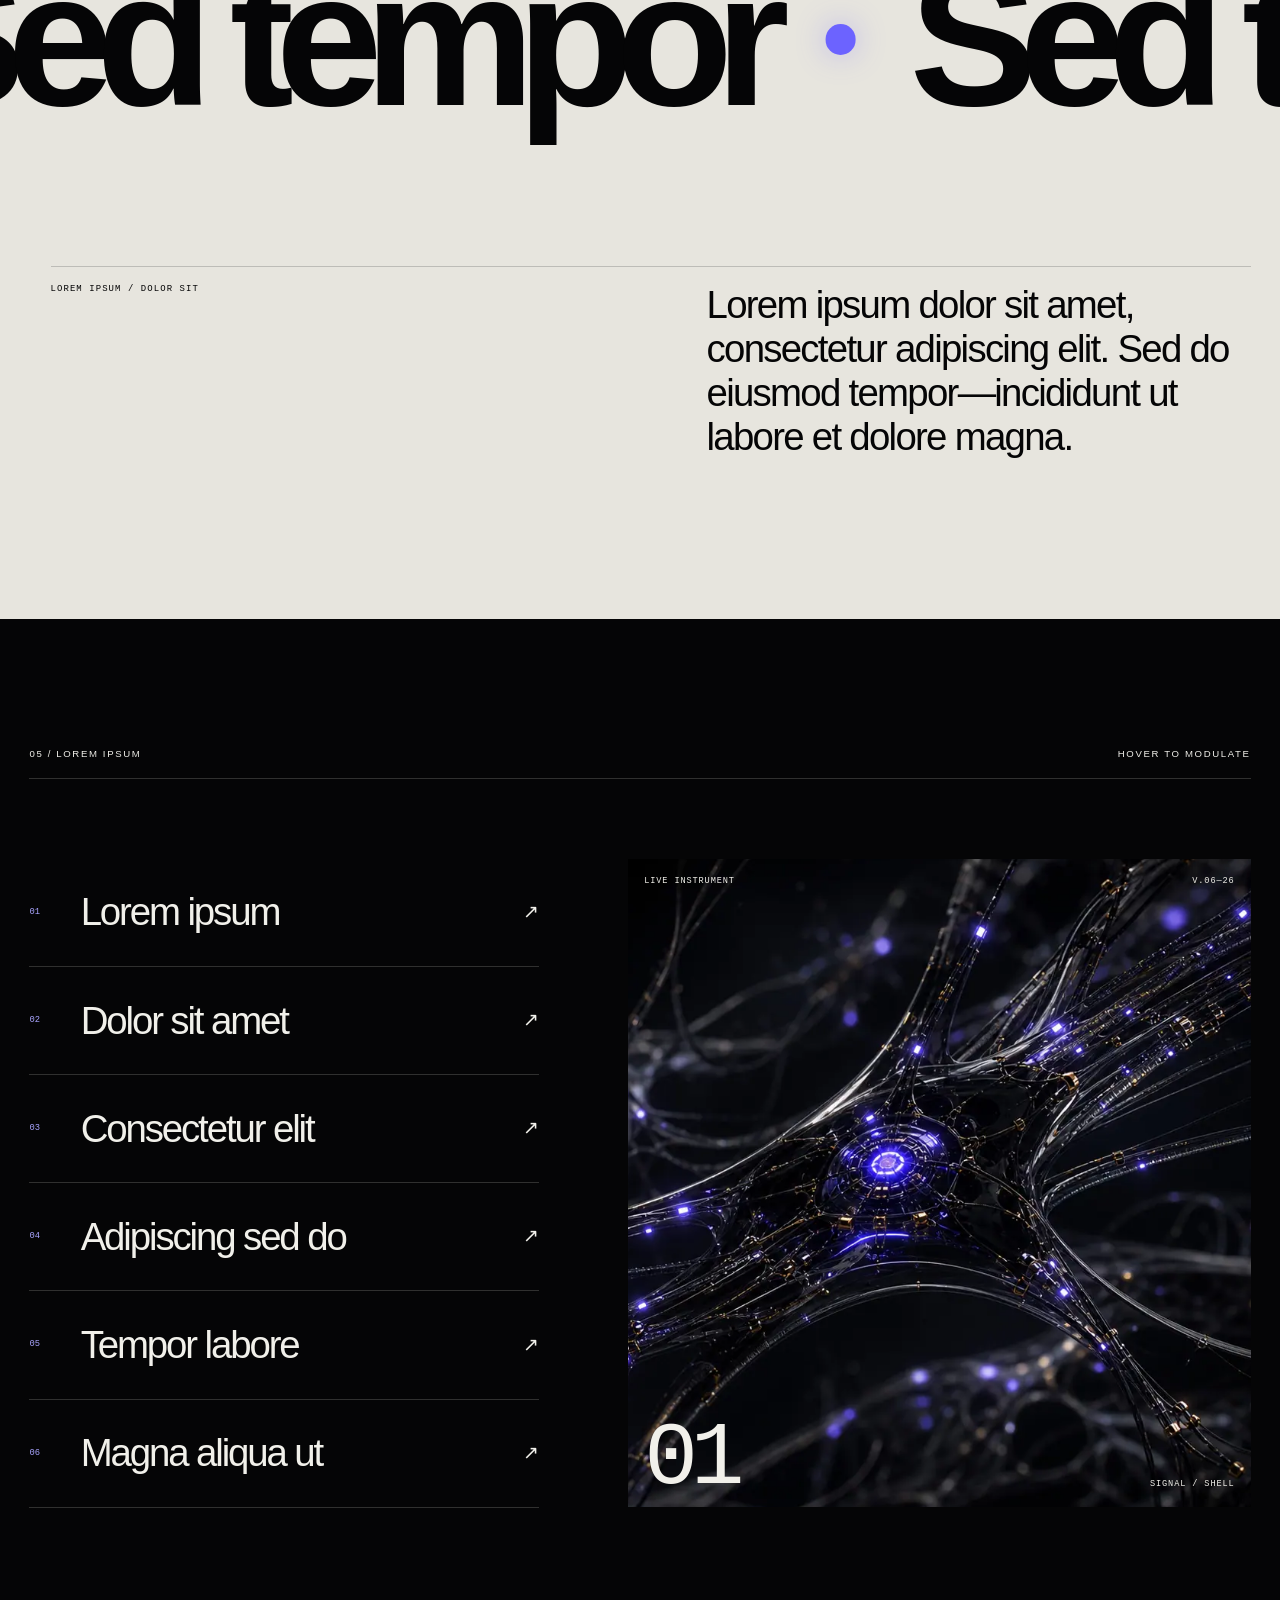
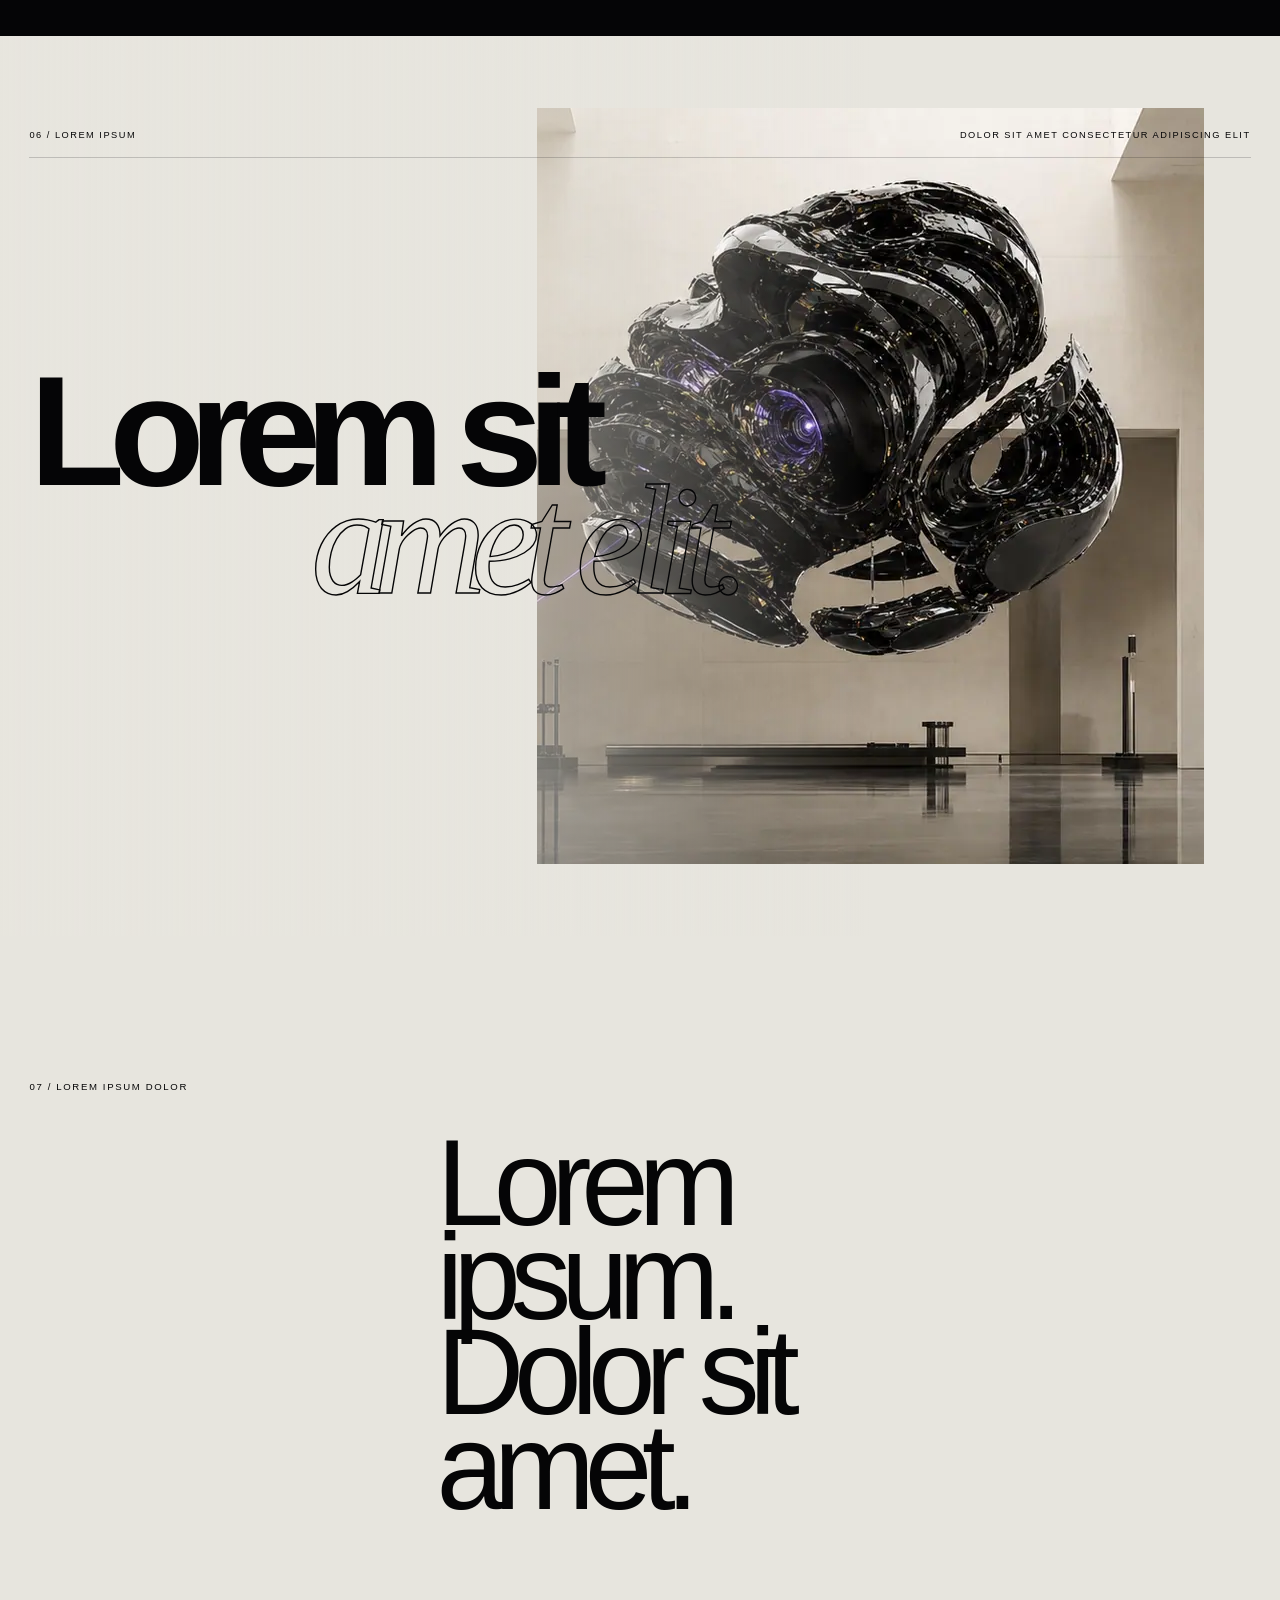
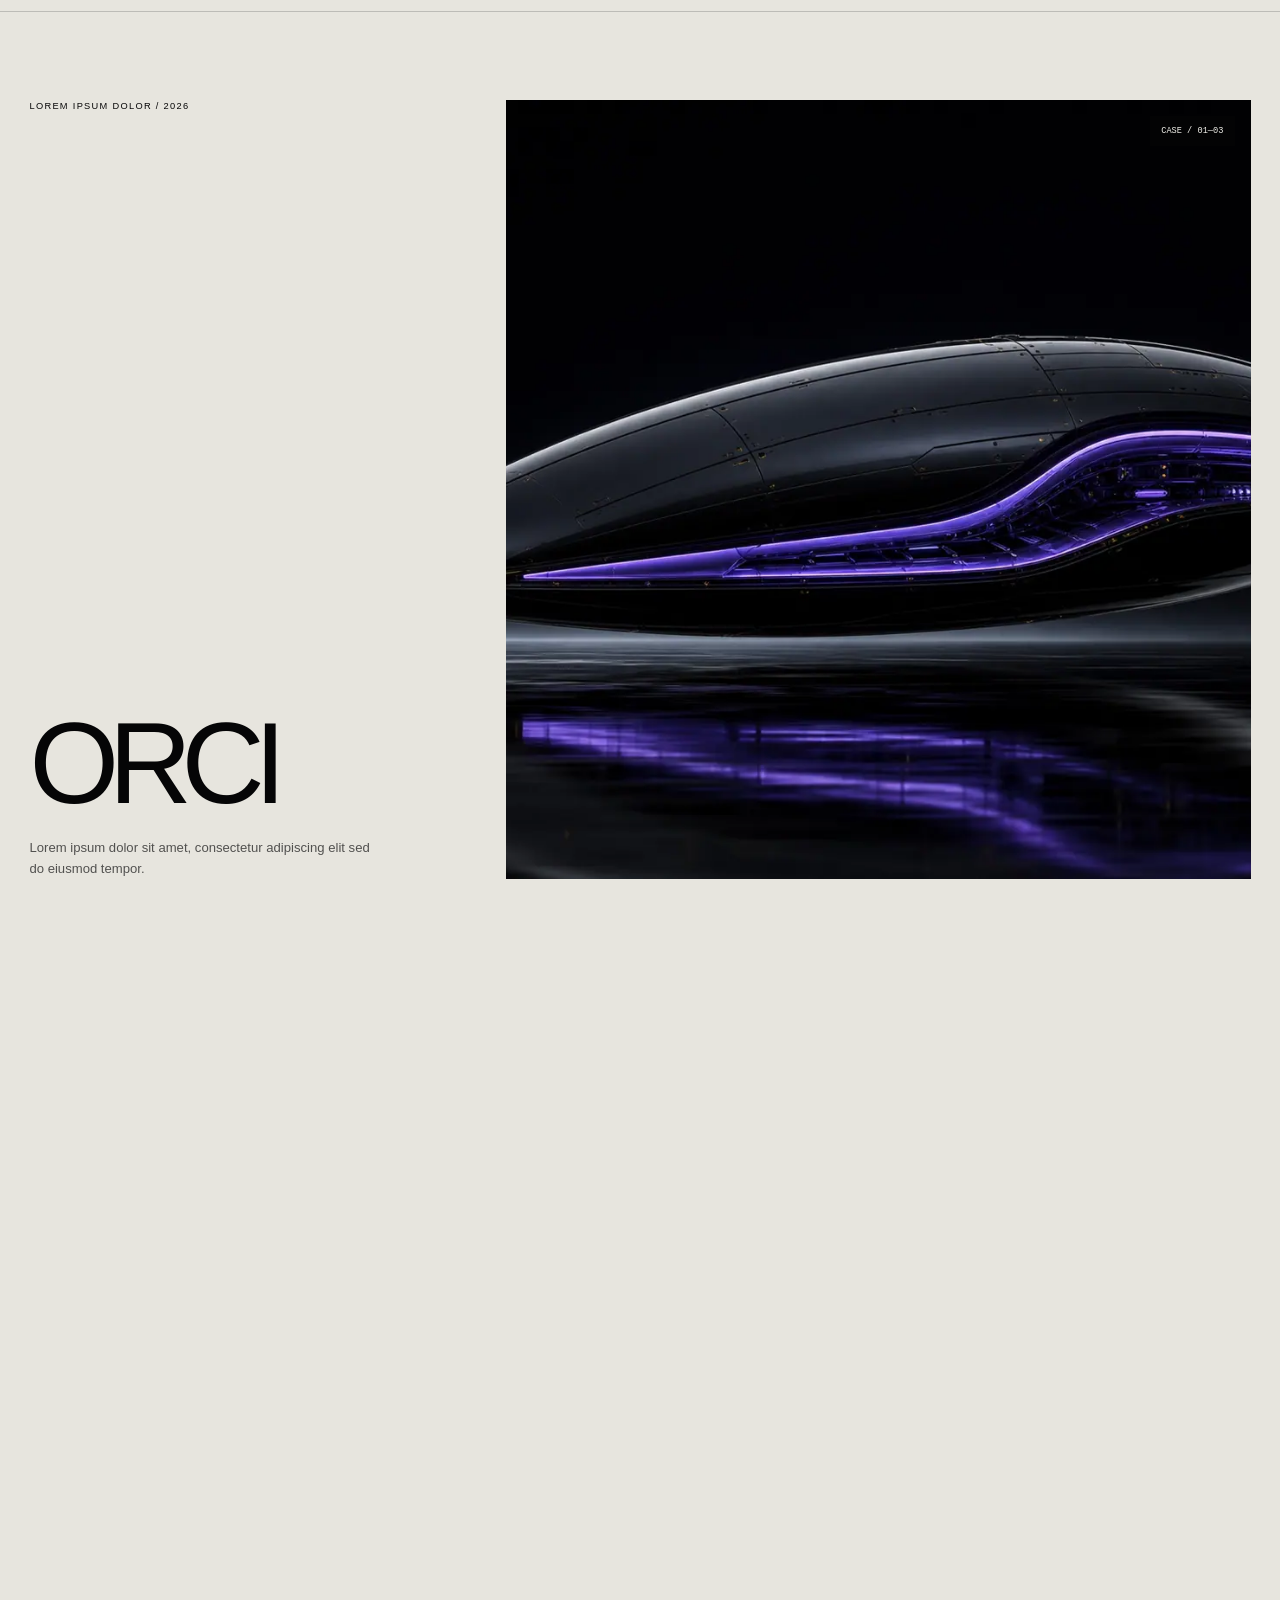
<file: referenciais/noema-ai-studio-74-design-system/assets/overview/index.html>
<html lang="en"><head><meta charset="UTF-8">
<meta name="viewport" content="width=device-width, initial-scale=1.0">
<meta name="description" content="NØEMA Design System.">
<meta name="theme-color" content="#050506">
<title>NØEMA Design System</title>
<link rel="stylesheet" href="assets/noema-ai-studio-74.aura.build/noema.css">
<link rel="icon" href="assets/noema-ai-studio-74.aura.build/favicon.ico">
<script>
/* design-system catalog: inside the catalog iframe the page's own navbar is drawn by the catalog
   above the frame (so it hides here), the catalog's menu button drives this page's own menu, the
   pointer over the catalog navbar keeps this page's cursor moving, and the frame reports once the
   preloader has lifted and the hero intro has played */
(function () {
  if (window.parent === window) return;
  document.documentElement.classList.add('ds-embed');
  function post(m) { try { window.parent.postMessage(m, '*'); } catch (e) {} }
  addEventListener('message', function (e) {
    if (e.source !== window.parent || !e.data) return;
    var b = document.querySelector('.menu-button');
    if (e.data.ds === 'menu' && b && (b.getAttribute('aria-expanded') === 'true') !== !!e.data.open) b.click();
    if (e.data.ds === 'pointer') dispatchEvent(new PointerEvent('pointermove', { clientX: e.data.x, clientY: e.data.y }));
  });
  document.addEventListener('DOMContentLoaded', function () {
    var b = document.querySelector('.menu-button');
    new MutationObserver(function () { post({ ds: 'menu', open: b.getAttribute('aria-expanded') === 'true' }); })
      .observe(b, { attributes: true, attributeFilter: ['aria-expanded'] });
    var done = false;
    function check() {
      if (done || document.body.classList.contains('loading')) return;
      done = true; setTimeout(function () { post({ ds: 'ready' }); }, 250);
    }
    new MutationObserver(check).observe(document.body, { attributes: true, attributeFilter: ['class'] });
    check();
  });
})();
</script>
<style>
html.ds-embed .nav { visibility: hidden; }
</style>
<script src="assets/cdn.tailwindcss.com/3.4.17.js"></script>
</head>
  <body class="loading">
    <div class="preloader" aria-label="Loading NØEMA">
      <div class="preloader__mark">NØ</div>
      <div class="preloader__foot">
        <span>Calibrating perception<br>Toronto · 43.6532° N</span>
        <span class="preloader__percent">00</span>
      </div>
    </div>

    <div class="noise" aria-hidden="true"></div>
    <div class="global-progress" aria-hidden="true"><span></span></div>
    <div class="cursor" aria-hidden="true"></div>
    <div class="cursor-ring" aria-hidden="true"></div>

    <nav class="nav" aria-label="Main navigation">
      <a class="nav__brand" href="#top" aria-label="NØEMA home">NØEMA®</a>
      <span class="nav__status">Studio online</span>
      <button class="menu-button magnetic" aria-label="Open menu" aria-expanded="false">
        <span></span><span></span>
      </button>
    </nav>

    <div class="menu" aria-hidden="true">
      <div class="menu__image">
        <img src="assets/hoirqrkdgbmvpwutwuwj.supabase.co/storage/v1/object/public/user-files/8bd0314a-9525-4a13-996e-2c37cbd9e514/0d8fe5dc-2613-47a4-8a99-9ef809347583-living-bloom__qa7352523.webp" alt="">
      </div>
      <div class="menu__panel">
        <small>NØEMA / Selected coordinates</small>
        <div class="menu__links">
          <a href="#thesis">Thesis <span>01</span></a>
          <a href="#anatomy">Anatomy <span>02</span></a>
          <a href="#protocol">Method <span>03</span></a>
          <a href="#living">Living systems <span>04</span></a>
          <a href="#work">Work <span>07</span></a>
          <a href="#contact">Contact <span>10</span></a>
        </div>
        <div class="menu__meta">
          <span>Toronto / Global</span>
          <span>EST 2026</span>
        </div>
      </div>
    </div>

    <main>
      <section class="hero" id="top">
        <div class="hero__visual" aria-label="Hover to reveal the human inside the machine">
          <img class="hero__image hero__image--machine" src="assets/hoirqrkdgbmvpwutwuwj.supabase.co/storage/v1/object/public/user-files/8bd0314a-9525-4a13-996e-2c37cbd9e514/ea090e90-63a4-4c35-9731-f6087231ebf9-synthetic-shell__qd7b63122.webp" alt="A black futuristic synthetic figure wearing an illuminated helmet">
          <img class="hero__image hero__image--human" src="assets/hoirqrkdgbmvpwutwuwj.supabase.co/storage/v1/object/public/user-files/8bd0314a-9525-4a13-996e-2c37cbd9e514/81c32039-f753-4e29-835e-18363a99da84-human-signal__q32088db0.webp" alt="The same helmet revealing a human face beneath the machine">
          <div class="hero__halo" aria-hidden="true"></div>
        </div>

        <div class="hero__copy">
          <span class="eyebrow">Lorem ipsum dolor sit amet</span>
          <h1>NØEMA <span class="outline">Design System</span></h1>
          <div class="hero__sub">
            <span class="scroll-cue">Lorem ipsum dolor</span>
            <p>
              Void-black and bone-paper grounds, tightly tracked display type,
              hairline outlines and one electric violet signal.
            </p>
          </div>
        </div>

        <div class="hero__coordinates" aria-hidden="true">
          <span>NODE / NØ-043</span>
          <span>STATE / <b data-state="">LATENT</b></span>
          <span>X <b data-x="">068.0</b> / Y <b data-y="">044.0</b></span>
        </div>
        <div class="hero__mode">Hover to shift <b>machine → human</b></div>
      </section>

      <div class="signal-strip" aria-hidden="true">
        <div class="signal-strip__track">
          <span>Lorem ipsum</span><span>Dolor sit amet</span>
          <span>Consectetur elit</span><span>Sed do eiusmod</span>
          <span>Tempor incidunt</span><span>Lorem ipsum</span>
          <span>Dolor sit amet</span><span>Consectetur elit</span>
          <span>Sed do eiusmod</span><span>Tempor incidunt</span>
        </div>
      </div>

      <section class="manifesto" id="thesis">
        <span class="manifesto__index">01 / Lorem</span>
        <h2 class="manifesto__statement">
          <span class="manifesto__line"><span>Lorem ipsum dolor sit amet.</span></span>
          <span class="manifesto__line"><span>Consectetur elit.</span></span>
          <span class="manifesto__line"><span>Sed do eiusmod tempor</span></span>
          <span class="manifesto__line"><span>ut labore dolor.</span></span>
        </h2>
        <div class="manifesto__foot">
          <small>
            Lorem / ipsum<br>
            Dolor sit amet elit;<br>
            sed do eiusmod tempor.
          </small>
          <p>
            Lorem ipsum dolor sit amet, consectetur adipiscing elit, sed do
            eiusmod tempor incididunt ut labore. Ut enim ad minim veniam.
            Quis nostrud exercitation.
          </p>
        </div>
        <div class="manifesto__orb" aria-hidden="true"></div>
      </section>

      <section class="metrics" aria-label="Studio facts">
        <article class="metric metric__feature">
          <small>Lorem ipsum dolor</small>
          <strong>Lorem ipsum dolor sit amet.</strong>
          <p>Lorem ipsum dolor sit amet, consectetur adipiscing elit sed do eiusmod.</p>
        </article>
        <article class="metric">
          <small>Dolor sit amet</small>
          <strong data-count="12">00</strong>
          <p>Lorem ipsum dolor sit amet, consectetur adipiscing elit.</p>
        </article>
        <article class="metric">
          <small>Consectetur elit</small>
          <strong data-count="94">00</strong>
          <p>Sed do eiusmod tempor incididunt ut labore et dolore.</p>
        </article>
        <article class="metric">
          <small>Sed do eiusmod</small>
          <strong data-count="0">00</strong>
          <p>Ut enim ad minim veniam, quis nostrud exercitation.</p>
        </article>
      </section>

      <section class="anatomy" id="anatomy">
        <div class="anatomy__pin">
          <img class="anatomy__image" src="assets/hoirqrkdgbmvpwutwuwj.supabase.co/storage/v1/object/public/user-files/8bd0314a-9525-4a13-996e-2c37cbd9e514/8a784a73-b86b-499f-b2c0-20892663f959-signal-anatomy__qc0c94f6a.webp" alt="A living network of black glass neural filaments carrying violet light">
          <div class="anatomy__shade" aria-hidden="true"></div>
          <div class="anatomy__grid" aria-hidden="true"></div>
          <div class="anatomy__scan" aria-hidden="true"></div>
          <div class="anatomy__topline">
            <span>02 / Lorem ipsum</span>
            <span>Dolor sit amet elit</span>
          </div>
          <h2><span>Lorem</span><span>ipsum dolor.</span></h2>
          <div class="anatomy__note anatomy__note--one">
            <b>01 / Lorem</b>
            Lorem ipsum dolor sit amet, consectetur elit.
          </div>
          <div class="anatomy__note anatomy__note--two">
            <b>02 / Ipsum</b>
            Sed do eiusmod tempor incididunt ut labore.
          </div>
          <div class="anatomy__note anatomy__note--three">
            <b>03 / Dolor</b>
            Ut enim ad minim veniam, quis nostrud exercitation.
          </div>
        </div>
      </section>

      <section class="protocol" id="protocol">
        <div class="protocol__stage">
          <div class="protocol__header">
            <span>03 / Lorem ipsum</span>
            <span>Dolor sit · amet consectetur</span>
          </div>
          <div class="protocol__progress" aria-hidden="true"><span></span></div>

          <article class="chapter">
            <div class="chapter__copy">
              <span class="chapter__number">MOVEMENT_01 / LOREM</span>
              <h2>Sed do <i>eiusmod.</i></h2>
              <div class="chapter__body">
                <small>Lorem / Ipsum dolor sit</small>
                <p>
                  Lorem ipsum dolor sit amet, consectetur adipiscing elit, sed do
                  eiusmod tempor incididunt ut labore et dolore magna aliqua.
                </p>
              </div>
            </div>
            <div class="chapter__media">
              <img src="assets/hoirqrkdgbmvpwutwuwj.supabase.co/storage/v1/object/public/user-files/8bd0314a-9525-4a13-996e-2c37cbd9e514/ba18b372-e773-432a-a96d-1878b641c9b8-decode-labyrinth__q9829015e.webp" alt="A transparent black glass labyrinth containing a violet path">
              <span class="chapter__tag">Lorem ipsum dolor</span>
            </div>
          </article>

          <article class="chapter">
            <div class="chapter__copy">
              <span class="chapter__number">MOVEMENT_02 / IPSUM</span>
              <h2>Lorem ut <i>labore.</i></h2>
              <div class="chapter__body">
                <small>Dolor / Sit amet elit</small>
                <p>
                  Ut enim ad minim veniam, quis nostrud exercitation ullamco
                  laboris nisi ut aliquip ex ea commodo consequat duis.
                </p>
              </div>
            </div>
            <div class="chapter__media">
              <img src="assets/hoirqrkdgbmvpwutwuwj.supabase.co/storage/v1/object/public/user-files/8bd0314a-9525-4a13-996e-2c37cbd9e514/4ec609c7-3837-4946-ab54-3462a7f92e9d-encode-glyphs__q10ecb326.webp" alt="A physical system of unique black glass glyph-like objects">
              <span class="chapter__tag">Sit amet elit</span>
            </div>
          </article>

          <article class="chapter">
            <div class="chapter__copy">
              <span class="chapter__number">MOVEMENT_03 / DOLOR</span>
              <h2>Magna et <i>aliqua.</i></h2>
              <div class="chapter__body">
                <small>Amet / Consectetur</small>
                <p>
                  Duis aute irure dolor in reprehenderit in voluptate velit esse
                  cillum dolore. Eu fugiat nulla pariatur excepteur.
                </p>
              </div>
            </div>
            <div class="chapter__media">
              <img src="assets/hoirqrkdgbmvpwutwuwj.supabase.co/storage/v1/object/public/user-files/8bd0314a-9525-4a13-996e-2c37cbd9e514/2500f46e-7716-45a4-b41e-50bfef97e316-release-portal__q697182c3.webp" alt="A monumental black portal in a pale mineral landscape">
              <span class="chapter__tag">Consectetur adipiscing</span>
            </div>
          </article>
        </div>
      </section>

      <section class="living" id="living">
        <div class="living__header">
          <span>04 / Lorem ipsum</span>
          <span>Dolor sit amet, consectetur</span>
        </div>
        <div class="living__grid">
          <div class="living__visual">
            <img src="assets/hoirqrkdgbmvpwutwuwj.supabase.co/storage/v1/object/public/user-files/8bd0314a-9525-4a13-996e-2c37cbd9e514/0d8fe5dc-2613-47a4-8a99-9ef809347583-living-bloom__qa7352523.webp" alt="A sculptural flower engineered from black glass and illuminated machinery">
            <div class="living__specimen">
              <span>Specimen NØ-04</span><span>State / Becoming</span>
            </div>
            <div class="living__dial">Response<br>field</div>
          </div>
          <div class="living__copy">
            <article class="living__step is-active" data-living-step="01">
              <small>01 / Lorem ipsum</small>
              <h2>Lorem ipsum <i>dolor sit amet.</i></h2>
              <p>
                Lorem ipsum dolor sit amet, consectetur adipiscing elit, sed do
                eiusmod tempor incididunt ut labore et dolore magna aliqua.
              </p>
            </article>
            <article class="living__step" data-living-step="02">
              <small>02 / Dolor sit amet</small>
              <h2>Sed do eiusmod <i>tempor.</i></h2>
              <p>
                Ut enim ad minim veniam, quis nostrud exercitation ullamco laboris
                nisi ut aliquip. Ex ea commodo consequat duis aute irure.
              </p>
            </article>
            <article class="living__step" data-living-step="03">
              <small>03 / Consectetur elit</small>
              <h2>Ut labore et <i>dolore magna.</i></h2>
              <p>
                Duis aute irure dolor in reprehenderit in voluptate velit esse
                cillum dolore; eu fugiat nulla pariatur excepteur sint.
              </p>
            </article>
          </div>
        </div>
      </section>

      <section class="velocity" aria-label="Creative philosophy">
        <div class="velocity__row">Laboriosam <i>ipsum</i> dolores —</div>
        <div class="velocity__row">Dolore <i>magna</i> aliqua —</div>
        <div class="velocity__note">
          <small>Lorem ipsum dolor</small>
          <p>
            Lorem ipsum dolor sit amet, consectetur adipiscing elit, sed do
            eiusmod tempor—ut labore et dolore magna aliqua ut enim.
          </p>
        </div>
      </section>

      <section class="text-river" aria-label="Kinetic creative principles">
        <div class="text-river__top">
          <span>Lorem / Ipsum dolor sit amet</span>
          <span>Dolor sit · amet consectetur</span>
        </div>
        <div class="text-river__line">Lorem ipsum <b></b> Lorem ipsum <b></b></div>
        <div class="text-river__line">Dolor amet <b></b> Dolor amet <b></b></div>
        <div class="text-river__line">Sed tempor <b></b> Sed tempor <b></b></div>
        <div class="text-river__foot">
          <small>Lorem ipsum / dolor sit</small>
          <p>
            Lorem ipsum dolor sit amet, consectetur adipiscing elit. Sed do
            eiusmod tempor—incididunt ut labore et dolore magna.
          </p>
        </div>
      </section>

      <section class="capabilities" id="capabilities">
        <div class="capabilities__top">
          <span>05 / Lorem ipsum</span>
          <span>Hover to modulate</span>
        </div>
        <div class="capabilities__grid">
          <div class="capabilities__list">
            <div class="capability" tabindex="0" data-index="01" data-visual="assets/hoirqrkdgbmvpwutwuwj.supabase.co/storage/v1/object/public/user-files/8bd0314a-9525-4a13-996e-2c37cbd9e514/8a784a73-b86b-499f-b2c0-20892663f959-signal-anatomy__qc0c94f6a.webp" data-label="Signal / Pattern">
              <small>01</small><strong>Lorem ipsum</strong><span>↗</span>
            </div>
            <div class="capability" tabindex="0" data-index="02" data-visual="assets/hoirqrkdgbmvpwutwuwj.supabase.co/storage/v1/object/public/user-files/8bd0314a-9525-4a13-996e-2c37cbd9e514/4ec609c7-3837-4946-ab54-3462a7f92e9d-encode-glyphs__q10ecb326.webp" data-label="Signal / Language">
              <small>02</small><strong>Dolor sit amet</strong><span>↗</span>
            </div>
            <div class="capability" tabindex="0" data-index="03" data-visual="assets/hoirqrkdgbmvpwutwuwj.supabase.co/storage/v1/object/public/user-files/8bd0314a-9525-4a13-996e-2c37cbd9e514/cc14a7de-a707-4ead-aa70-8868efa6f682-future-lab__q0450e60f.webp" data-label="Signal / Space">
              <small>03</small><strong>Consectetur elit</strong><span>↗</span>
            </div>
            <div class="capability" tabindex="0" data-index="04" data-visual="assets/hoirqrkdgbmvpwutwuwj.supabase.co/storage/v1/object/public/user-files/8bd0314a-9525-4a13-996e-2c37cbd9e514/0d8fe5dc-2613-47a4-8a99-9ef809347583-living-bloom__qa7352523.webp" data-label="Signal / Motion">
              <small>04</small><strong>Adipiscing sed do</strong><span>↗</span>
            </div>
            <div class="capability" tabindex="0" data-index="05" data-visual="assets/hoirqrkdgbmvpwutwuwj.supabase.co/storage/v1/object/public/user-files/8bd0314a-9525-4a13-996e-2c37cbd9e514/2500f46e-7716-45a4-b41e-50bfef97e316-release-portal__q697182c3.webp" data-label="Signal / Release">
              <small>05</small><strong>Tempor labore</strong><span>↗</span>
            </div>
            <div class="capability" tabindex="0" data-index="06" data-visual="assets/hoirqrkdgbmvpwutwuwj.supabase.co/storage/v1/object/public/user-files/8bd0314a-9525-4a13-996e-2c37cbd9e514/2e805fa0-f644-4954-b538-e5d512949f0d-collective-field__qf484fac1.webp" data-label="Signal / Field">
              <small>06</small><strong>Magna aliqua ut</strong><span>↗</span>
            </div>
          </div>
          <div class="capabilities__viewer">
            <img src="assets/hoirqrkdgbmvpwutwuwj.supabase.co/storage/v1/object/public/user-files/8bd0314a-9525-4a13-996e-2c37cbd9e514/8a784a73-b86b-499f-b2c0-20892663f959-signal-anatomy__qc0c94f6a.webp" alt="Visual response for selected studio capability">
            <div class="viewer__hud">
              <div class="viewer__hud-top">
                <span>Live instrument</span><span>v.06—26</span>
              </div>
              <div class="viewer__hud-bottom">
                <span class="viewer__index">01</span><span>Signal / Shell</span>
              </div>
            </div>
          </div>
        </div>
      </section>

      <section class="field" id="field">
        <div class="field__pin">
          <img class="field__image" src="assets/hoirqrkdgbmvpwutwuwj.supabase.co/storage/v1/object/public/user-files/8bd0314a-9525-4a13-996e-2c37cbd9e514/cc14a7de-a707-4ead-aa70-8868efa6f682-future-lab__q0450e60f.webp" alt="A monumental black intelligence sculpture floating inside a warm white future laboratory">
          <div class="field__veil" aria-hidden="true"></div>
          <div class="field__top">
            <span>06 / Lorem ipsum</span>
            <span>Dolor sit amet consectetur adipiscing elit</span>
          </div>
          <h2 class="field__title">
            <span>Lorem sit</span><span>amet elit.</span>
          </h2>
          <div class="field__card">
            <strong>1:1</strong>
            <p>
              Lorem ipsum dolor sit amet—consectetur adipiscing elit, sed do
              eiusmod tempor incididunt ut labore et dolore magna aliqua enim.
            </p>
          </div>
        </div>
      </section>

      <section class="work" id="work">
        <div class="work__intro">
          <small>07 / Lorem ipsum dolor</small>
          <h2>Lorem ipsum. Dolor sit amet.</h2>
        </div>
        <div class="work__track">
          <article class="project">
            <div class="project__copy">
              <small>Lorem ipsum dolor / 2026</small>
              <h3>ORCI</h3>
              <p>
                Lorem ipsum dolor sit amet, consectetur adipiscing elit sed do
                eiusmod tempor.
              </p>
            </div>
            <div class="project__media">
              <img src="assets/hoirqrkdgbmvpwutwuwj.supabase.co/storage/v1/object/public/user-files/8bd0314a-9525-4a13-996e-2c37cbd9e514/1b2f96b5-378b-488e-bfab-00bc5f2b0592-aeon-mobility__qfd0a8bbd.webp" alt="ÆON autonomous mobility object floating over a reflective black surface">
              <span class="project__counter">CASE / 01—03</span>
            </div>
          </article>

          <article class="project">
            <div class="project__copy">
              <small>Dolor sit amet elit / 2026</small>
              <h3>NISI</h3>
              <p>
                Ut enim ad minim veniam, quis nostrud exercitation ullamco
                laboris nisi.
              </p>
            </div>
            <div class="project__media">
              <img src="assets/hoirqrkdgbmvpwutwuwj.supabase.co/storage/v1/object/public/user-files/8bd0314a-9525-4a13-996e-2c37cbd9e514/9c0770c0-144a-4c0f-aa55-46232030c213-halo-membrane__q2496e8a1.webp" alt="HALO editorial portrait of a human face meeting a translucent membrane">
              <span class="project__counter">CASE / 02—03</span>
            </div>
          </article>

          <article class="project">
            <div class="project__copy">
              <small>Consectetur elit / 2027</small>
              <h3>SED</h3>
              <p>
                Duis aute irure dolor in reprehenderit in voluptate velit esse
                cillum dolore.
              </p>
            </div>
            <div class="project__media">
              <img src="assets/hoirqrkdgbmvpwutwuwj.supabase.co/storage/v1/object/public/user-files/8bd0314a-9525-4a13-996e-2c37cbd9e514/be65bdd7-4eec-4a04-b5b3-c591b33d2484-nth-archive__q3e6b75be.webp" alt="NTH archive of levitating black glass memory slabs">
              <span class="project__counter">CASE / 03—03</span>
            </div>
          </article>
        </div>
      </section>

      <section class="collective" id="collective">
        <div class="collective__pin">
          <img class="collective__image" src="assets/hoirqrkdgbmvpwutwuwj.supabase.co/storage/v1/object/public/user-files/8bd0314a-9525-4a13-996e-2c37cbd9e514/2e805fa0-f644-4954-b538-e5d512949f0d-collective-field__qf484fac1.webp" alt="Nine black glass intelligence objects linked by fine violet filaments">
          <div class="collective__halo" aria-hidden="true"></div>
          <div class="collective__top">
            <span>08 / Lorem ipsum</span>
            <span>Dolor sit · amet consectetur</span>
          </div>
          <h2 class="collective__title">
            <span>Lorem ut</span><span>dolore</span><span>magna sit.</span>
          </h2>
          <div class="collective__footer">
            <span class="collective__counter">Node sync / 00%</span>
            <p>
              Lorem ipsum dolor sit amet, consectetur adipiscing elit. Sed do
              eiusmod tempor incididunt ut labore et dolore magna—ut enim
              ad minim veniam quis nostrud exercitation.
            </p>
          </div>
        </div>
      </section>

      <section class="no-formula" id="no-formula">
        <div class="no-formula__pin">
          <div class="no-formula__top">
            <span>09 / Lorem ipsum</span>
            <span>Dolor sit · amet consectetur elit</span>
          </div>
          <div class="no-formula__mark" aria-hidden="true">NO.</div>
          <div class="no-formula__statements">
            <article class="no-formula__statement">
              <small>Lorem 01 / Ipsum dolor</small>
              <h2>Lorem ipsum <i>dolorem.</i></h2>
              <p>
                Lorem ipsum dolor sit amet, consectetur adipiscing elit, sed do
                eiusmod tempor incididunt.
              </p>
            </article>
            <article class="no-formula__statement">
              <small>Lorem 02 / Dolor sit amet</small>
              <h2>Sed eiusmod <i>ut labore.</i></h2>
              <p>
                Ut enim ad minim veniam, quis nostrud exercitation—ullamco
                laboris nisi ut aliquip ex ea commodo.
              </p>
            </article>
            <article class="no-formula__statement">
              <small>Lorem 03 / Consectetur elit</small>
              <h2>Magna aliqua <i>ut enim minim.</i></h2>
              <p>
                Duis aute irure dolor in reprehenderit in voluptate velit esse
                cillum dolore eu fugiat.
              </p>
            </article>
            <article class="no-formula__statement">
              <small>Lorem 04 / Sed do eiusmod</small>
              <h2>Quis nostrud <i>exercitation.</i></h2>
              <p>
                Excepteur sint occaecat cupidatat non proident, sunt in culpa
                qui officia deserunt mollit.
              </p>
            </article>
          </div>
          <div class="no-formula__rail" aria-hidden="true"><span></span></div>
        </div>
      </section>

      <section class="thesis">
        <div class="thesis__axis-x" aria-hidden="true"></div>
        <div class="thesis__axis-y" aria-hidden="true"></div>
        <div class="thesis__rings" aria-hidden="true"></div>
        <div class="thesis__copy">
          <small>Lorem ipsum dolor sit amet elit</small>
          <h2>Lorem ipsum dolor sit. <i>Amet</i> consectetur elit.</h2>
          <p>
            Lorem ipsum dolor sit amet, consectetur adipiscing elit, sed do
            eiusmod tempor incididunt—ut labore et dolore magna aliqua.
          </p>
        </div>
      </section>

      <section class="cta" id="contact">
        <div class="cta__top">
          <span>Lorem ipsum dolor</span>
          <span>Dolor sit amet / Q4 2026</span>
        </div>
        <h2>Lorem sit <span>dolore.</span></h2>
        <div class="cta__contact">
          <a class="magnetic" href="#contact">lorem@ipsum.studio ↗</a>
          <div><span>Instagram</span><span>LinkedIn</span><span>Toronto / Remote</span></div>
        </div>
        <div class="footer-code" aria-hidden="true">
          01001110 11000011 10011000 01000101 01001101 01000001<br>
          HUMAN / MACHINE / MEANING / 43.6532° N
        </div>
      </section>
    </main>

    <script src="assets/noema-ai-studio-74.aura.build/gsap.min.js"></script>
    <script src="assets/noema-ai-studio-74.aura.build/ScrollTrigger.min.js"></script>
    <script>
      (() => {
        const reduceMotion = window.matchMedia("(prefers-reduced-motion: reduce)").matches;
        const root = document.documentElement;
        const body = document.body;
        const hero = document.querySelector(".hero__visual");
        const human = document.querySelector(".hero__image--human");
        const cursor = document.querySelector(".cursor");
        const ring = document.querySelector(".cursor-ring");
        const state = document.querySelector("[data-state]");
        const coordX = document.querySelector("[data-x]");
        const coordY = document.querySelector("[data-y]");

        let mouseX = innerWidth / 2;
        let mouseY = innerHeight / 2;
        let ringX = mouseX;
        let ringY = mouseY;

        function moveCursor() {
          ringX += (mouseX - ringX) * 0.14;
          ringY += (mouseY - ringY) * 0.14;
          cursor.style.transform = `translate(${mouseX}px, ${mouseY}px) translate(-50%, -50%)`;
          ring.style.transform = `translate(${ringX}px, ${ringY}px) translate(-50%, -50%)`;
          requestAnimationFrame(moveCursor);
        }

        if (!reduceMotion && matchMedia("(pointer:fine)").matches) {
          moveCursor();
          addEventListener("pointermove", (event) => {
            mouseX = event.clientX;
            mouseY = event.clientY;
          });

          document.querySelectorAll("a, button, [tabindex], .hero__visual").forEach((node) => {
            node.addEventListener("mouseenter", () => ring.classList.add("is-active"));
            node.addEventListener("mouseleave", () => ring.classList.remove("is-active"));
          });

          hero.addEventListener("pointermove", (event) => {
            const bounds = hero.getBoundingClientRect();
            const x = ((event.clientX - bounds.left) / bounds.width) * 100;
            const y = ((event.clientY - bounds.top) / bounds.height) * 100;
            root.style.setProperty("--mx", `${x}%`);
            root.style.setProperty("--my", `${y}%`);
            human.style.clipPath = `circle(clamp(115px, 12vw, 210px) at ${x}% ${y}%)`;
            coordX.textContent = x.toFixed(1).padStart(5, "0");
            coordY.textContent = y.toFixed(1).padStart(5, "0");
            state.textContent = "REVEALED";
          });

          hero.addEventListener("pointerleave", () => {
            human.style.clipPath = "circle(0 at var(--mx) var(--my))";
            state.textContent = "LATENT";
          });
        }

        const menuButton = document.querySelector(".menu-button");
        const menu = document.querySelector(".menu");
        let menuOpen = false;

        function toggleMenu(force) {
          menuOpen = typeof force === "boolean" ? force : !menuOpen;
          menuButton.setAttribute("aria-expanded", String(menuOpen));
          menuButton.setAttribute("aria-label", menuOpen ? "Close menu" : "Open menu");
          menu.setAttribute("aria-hidden", String(!menuOpen));
          if (window.gsap) {
            gsap.to(menu, {
              autoAlpha: menuOpen ? 1 : 0,
              clipPath: menuOpen ? "inset(0 0 0% 0)" : "inset(0 0 100% 0)",
              duration: 0.8,
              ease: "power4.inOut",
            });
            gsap.to(".menu__links a", {
              y: menuOpen ? 0 : 40,
              opacity: menuOpen ? 1 : 0,
              duration: 0.6,
              stagger: 0.06,
              delay: menuOpen ? 0.3 : 0,
              ease: "power3.out",
            });
            gsap.to(".menu-button span:first-child", {
              rotate: menuOpen ? 15 : 0,
              y: menuOpen ? 3 : 0,
              duration: 0.4,
            });
            gsap.to(".menu-button span:last-child", {
              rotate: menuOpen ? -15 : 0,
              y: menuOpen ? -4 : 0,
              width: menuOpen ? "100%" : "68%",
              duration: 0.4,
            });
          }
        }

        menuButton.addEventListener("click", () => toggleMenu());
        document.querySelectorAll(".menu a").forEach((link) => {
          link.addEventListener("click", () => toggleMenu(false));
        });
        addEventListener("keydown", (event) => {
          if (event.key === "Escape" && menuOpen) toggleMenu(false);
        });

        const viewer = document.querySelector(".capabilities__viewer");
        const viewerImage = viewer.querySelector("img");
        const viewerIndex = viewer.querySelector(".viewer__index");
        const viewerMode = viewer.querySelector(".viewer__hud-bottom span:last-child");

        function selectCapability(item) {
          viewer.classList.toggle("is-human", Number(item.dataset.index) % 2 === 0);
          viewerImage.src = item.dataset.visual;
          viewerIndex.textContent = item.dataset.index;
          viewerMode.textContent = item.dataset.label;
          if (window.gsap && !reduceMotion) {
            gsap.fromTo(viewerImage, { opacity: 0.35, scale: 1.12 }, { opacity: 1, scale: 1.02, duration: 0.75, ease: "power3.out" });
          }
        }

        document.querySelectorAll(".capability").forEach((item) => {
          item.addEventListener("mouseenter", () => selectCapability(item));
          item.addEventListener("focus", () => selectCapability(item));
        });

        function initMotion() {
          if (!window.gsap || !window.ScrollTrigger || reduceMotion) return;
          gsap.registerPlugin(ScrollTrigger);

          gsap.to(".global-progress span", {
            scaleX: 1,
            ease: "none",
            scrollTrigger: {
              start: 0,
              end: () => ScrollTrigger.maxScroll(window),
              scrub: 0.15,
            },
          });

          gsap.set(".preloader__mark", { scale: 0.82, opacity: 0 });
          const preload = { value: 0 };
          gsap.to(preload, {
            value: 100,
            duration: 1.5,
            ease: "power3.inOut",
            onUpdate: () => {
              document.querySelector(".preloader__percent").textContent = String(Math.round(preload.value)).padStart(2, "0");
            },
            onComplete: () => {
              const tl = gsap.timeline({
                onComplete: () => {
                  document.querySelector(".preloader").remove();
                  body.classList.remove("loading");
                },
              });
              tl.to(".preloader__mark", { scale: 1, opacity: 1, duration: 0.45, ease: "power3.out" })
                .to(".preloader", { clipPath: "inset(0 0 100% 0)", duration: 0.9, ease: "power4.inOut" }, "+=0.12")
                .from(".hero h1", { yPercent: 115, opacity: 0, duration: 1.1, ease: "power4.out" }, "-=0.55")
                .from(".hero .eyebrow, .hero__sub, .hero__coordinates, .hero__mode", { opacity: 0, y: 18, duration: 0.8, stagger: 0.08 }, "-=0.75");
            },
          });

          gsap.to(".hero__image", {
            yPercent: 12,
            scale: 1.08,
            ease: "none",
            scrollTrigger: {
              trigger: ".hero",
              start: "top top",
              end: "bottom top",
              scrub: true,
            },
          });

          gsap.to(".hero__copy", {
            yPercent: -22,
            opacity: 0,
            ease: "none",
            scrollTrigger: {
              trigger: ".hero",
              start: "30% top",
              end: "bottom top",
              scrub: true,
            },
          });

          gsap.from(".manifesto__line span", {
            yPercent: 115,
            rotate: 2,
            duration: 1.1,
            stagger: 0.12,
            ease: "power4.out",
            scrollTrigger: {
              trigger: ".manifesto__statement",
              start: "top 78%",
            },
          });

          gsap.from(".manifesto__foot", {
            opacity: 0,
            x: 80,
            scrollTrigger: {
              trigger: ".manifesto__foot",
              start: "top 85%",
              end: "bottom 65%",
              scrub: true,
            },
          });

          gsap.to(".manifesto__orb", {
            rotate: 90,
            xPercent: -18,
            ease: "none",
            scrollTrigger: {
              trigger: ".manifesto",
              start: "top bottom",
              end: "bottom top",
              scrub: true,
            },
          });

          document.querySelectorAll("[data-count]").forEach((number) => {
            const counter = { value: 0 };
            gsap.to(counter, {
              value: Number(number.dataset.count),
              duration: 1.4,
              ease: "power3.out",
              scrollTrigger: { trigger: number, start: "top 90%" },
              onUpdate: () => {
                number.textContent = String(Math.round(counter.value)).padStart(2, "0");
              },
            });
          });

          const wideScreen = window.matchMedia("(min-width: 768px)").matches;

          if (wideScreen) {
            const anatomyTl = gsap.timeline({
              scrollTrigger: {
                trigger: ".anatomy__pin",
                start: "top top",
                end: "+=240%",
                pin: true,
                scrub: 1,
                anticipatePin: 1,
              },
            });

            anatomyTl
              .to(".anatomy__image", {
                clipPath: "inset(0% 0% round 0rem)",
                scale: 1.08,
                filter: "brightness(1) saturate(1)",
                duration: 1,
                ease: "none",
              }, 0)
              .from(".anatomy h2 span:first-child", {
                xPercent: -32,
                opacity: 0,
                duration: 0.55,
              }, 0.06)
              .from(".anatomy h2 span:last-child", {
                xPercent: 34,
                opacity: 0,
                duration: 0.55,
              }, 0.12)
              .fromTo(".anatomy__scan", {
                x: "-42vw",
              }, {
                x: "42vw",
                duration: 1.8,
                ease: "none",
              }, 0.18)
              .to(".anatomy__note--one", { opacity: 1, y: -12, duration: 0.28 }, 0.55)
              .to(".anatomy__note--two", { opacity: 1, y: -12, duration: 0.28 }, 0.92)
              .to(".anatomy__note--three", { opacity: 1, y: -12, duration: 0.28 }, 1.28)
              .to(".anatomy__image", { scale: 1.16, duration: 0.7, ease: "none" }, 1.25);
          } else {
            gsap.to(".anatomy__image", {
              clipPath: "inset(0% round 0rem)",
              scale: 1.08,
              ease: "none",
              scrollTrigger: {
                trigger: ".anatomy",
                start: "top 80%",
                end: "bottom 20%",
                scrub: true,
              },
            });
            gsap.from(".anatomy h2 span", {
              yPercent: 80,
              opacity: 0,
              stagger: 0.12,
              scrollTrigger: { trigger: ".anatomy h2", start: "top 85%" },
            });
          }

          const chapters = gsap.utils.toArray(".chapter");
          const protocolTl = gsap.timeline({
            scrollTrigger: {
              trigger: ".protocol__stage",
              start: "top top",
              end: "+=320%",
              pin: true,
              scrub: 1,
              anticipatePin: 1,
            },
          });

          protocolTl
            .to(".protocol__progress span", { height: "33%", duration: 1 }, 0)
            .to(chapters[0], { opacity: 0, scale: 0.96, duration: 0.35 }, 0.7)
            .fromTo(chapters[1], { opacity: 0, xPercent: 8 }, { opacity: 1, xPercent: 0, duration: 0.35 }, 0.82)
            .fromTo(chapters[1].querySelector(".chapter__media"), { clipPath: "inset(0 100% 0 0)" }, { clipPath: "inset(0 0% 0 0)", duration: 0.45 }, 0.78)
            .to(".protocol__progress span", { height: "66%", duration: 1 }, 1)
            .to(chapters[1], { opacity: 0, scale: 0.96, duration: 0.35 }, 1.7)
            .fromTo(chapters[2], { opacity: 0, xPercent: 8 }, { opacity: 1, xPercent: 0, duration: 0.35 }, 1.82)
            .fromTo(chapters[2].querySelector(".chapter__media"), { clipPath: "inset(100% 0 0 0)" }, { clipPath: "inset(0% 0 0 0)", duration: 0.45 }, 1.78)
            .to(".protocol__progress span", { height: "100%", duration: 1 }, 2);

          gsap.fromTo(".living__visual img", {
            scale: 1.08,
            rotate: -2,
          }, {
            scale: 1.18,
            rotate: 3,
            ease: "none",
            scrollTrigger: {
              trigger: ".living",
              start: "top bottom",
              end: "bottom top",
              scrub: true,
            },
          });

          gsap.to(".living__dial", {
            rotate: 270,
            ease: "none",
            scrollTrigger: {
              trigger: ".living",
              start: "top bottom",
              end: "bottom top",
              scrub: true,
            },
          });

          document.querySelectorAll(".living__step").forEach((step) => {
            ScrollTrigger.create({
              trigger: step,
              start: "top 54%",
              end: "bottom 46%",
              onToggle: (self) => {
                if (self.isActive) {
                  document.querySelectorAll(".living__step").forEach((item) => item.classList.remove("is-active"));
                  step.classList.add("is-active");
                }
              },
            });

            gsap.from(step.querySelectorAll("small, h2, p"), {
              y: 48,
              opacity: 0,
              duration: 0.8,
              stagger: 0.1,
              ease: "power3.out",
              scrollTrigger: {
                trigger: step,
                start: "top 78%",
              },
            });
          });

          gsap.to(".velocity__row:first-child", {
            xPercent: -22,
            ease: "none",
            scrollTrigger: {
              trigger: ".velocity",
              start: "top bottom",
              end: "bottom top",
              scrub: true,
            },
          });

          gsap.to(".velocity__row:nth-child(2)", {
            xPercent: 8,
            ease: "none",
            scrollTrigger: {
              trigger: ".velocity",
              start: "top bottom",
              end: "bottom top",
              scrub: true,
            },
          });

          gsap.to(".text-river__line:nth-child(2)", {
            xPercent: -24,
            ease: "none",
            scrollTrigger: {
              trigger: ".text-river",
              start: "top bottom",
              end: "bottom top",
              scrub: true,
            },
          });

          gsap.to(".text-river__line:nth-child(3)", {
            xPercent: 18,
            ease: "none",
            scrollTrigger: {
              trigger: ".text-river",
              start: "top bottom",
              end: "bottom top",
              scrub: true,
            },
          });

          gsap.to(".text-river__line:nth-child(4)", {
            xPercent: -30,
            ease: "none",
            scrollTrigger: {
              trigger: ".text-river",
              start: "top bottom",
              end: "bottom top",
              scrub: true,
            },
          });

          gsap.from(".text-river__foot > *", {
            y: 60,
            opacity: 0,
            stagger: 0.12,
            ease: "power3.out",
            scrollTrigger: {
              trigger: ".text-river__foot",
              start: "top 82%",
            },
          });

          gsap.from(".capability", {
            x: -55,
            opacity: 0,
            duration: 0.8,
            stagger: 0.09,
            ease: "power3.out",
            scrollTrigger: {
              trigger: ".capabilities__list",
              start: "top 78%",
            },
          });

          gsap.to(".capabilities__viewer img", {
            yPercent: 11,
            ease: "none",
            scrollTrigger: {
              trigger: ".capabilities__viewer",
              start: "top bottom",
              end: "bottom top",
              scrub: true,
            },
          });

          if (wideScreen) {
            const fieldTl = gsap.timeline({
              scrollTrigger: {
                trigger: ".field__pin",
                start: "top top",
                end: "+=210%",
                pin: true,
                scrub: 1,
                anticipatePin: 1,
              },
            });

            fieldTl
              .to(".field__image", {
                clipPath: "inset(0% 0% 0% 0%)",
                scale: 1.1,
                duration: 1.2,
                ease: "none",
              }, 0)
              .to(".field__veil", { opacity: 0.18, duration: 0.85 }, 0.25)
              .to(".field__title span:first-child", { xPercent: -14, duration: 1 }, 0)
              .to(".field__title span:last-child", { xPercent: 16, duration: 1 }, 0)
              .from(".field__card", { y: 90, opacity: 0, duration: 0.4 }, 0.75)
              .to(".field__image", { scale: 1.18, duration: 0.8, ease: "none" }, 1.2);
          } else {
            gsap.to(".field__image", {
              scale: 1.1,
              clipPath: "inset(0% 0% 0% 0%)",
              ease: "none",
              scrollTrigger: {
                trigger: ".field",
                start: "top bottom",
                end: "bottom top",
                scrub: true,
              },
            });
          }

          const track = document.querySelector(".work__track");
          gsap.to(track, {
            x: () => -(track.scrollWidth - innerWidth),
            ease: "none",
            scrollTrigger: {
              trigger: track,
              start: "top top",
              end: () => `+=${track.scrollWidth - innerWidth}`,
              pin: true,
              scrub: 1,
              invalidateOnRefresh: true,
            },
          });

          const sync = { value: 0 };
          if (wideScreen) {
            const collectiveTl = gsap.timeline({
              scrollTrigger: {
                trigger: ".collective__pin",
                start: "top top",
                end: "+=230%",
                pin: true,
                scrub: 1,
                anticipatePin: 1,
              },
            });

            collectiveTl
              .to(".collective__image", {
                clipPath: "circle(64% at 50% 50%)",
                filter: "brightness(1) saturate(1)",
                scale: 1.05,
                duration: 1.1,
                ease: "none",
              }, 0)
              .to(".collective__halo", { rotate: 120, scale: 1.18, duration: 1.8, ease: "none" }, 0)
              .to(sync, {
                value: 100,
                duration: 1.6,
                ease: "none",
                onUpdate: () => {
                  document.querySelector(".collective__counter").textContent =
                    `Node sync / ${String(Math.round(sync.value)).padStart(2, "0")}%`;
                },
              }, 0)
              .to(".collective__title span:nth-child(1)", { opacity: 1, y: -8, duration: 0.35 }, 0.35)
              .to(".collective__title span:nth-child(2)", { opacity: 1, y: -8, duration: 0.35 }, 0.75)
              .to(".collective__title span:nth-child(3)", { opacity: 1, y: -8, duration: 0.35 }, 1.15)
              .to(".collective__image", { scale: 1.13, duration: 0.65, ease: "none" }, 1.35);
          } else {
            gsap.to(".collective__image", {
              clipPath: "circle(72% at 50% 50%)",
              filter: "brightness(1) saturate(1)",
              ease: "none",
              scrollTrigger: {
                trigger: ".collective",
                start: "top 80%",
                end: "bottom 25%",
                scrub: true,
              },
            });
            gsap.to(".collective__title span", {
              opacity: 1,
              y: -6,
              stagger: 0.12,
              scrollTrigger: { trigger: ".collective__title", start: "top 80%" },
            });
          }

          const refusals = gsap.utils.toArray(".no-formula__statement");
          const refusalTl = gsap.timeline({
            scrollTrigger: {
              trigger: ".no-formula__pin",
              start: "top top",
              end: "+=300%",
              pin: true,
              scrub: 1,
              anticipatePin: 1,
            },
          });

          refusalTl
            .to(".no-formula__rail span", { width: "25%", duration: 0.6 }, 0)
            .to(".no-formula__mark", { rotate: -8, scale: 1.03, duration: 0.7 }, 0)
            .to(refusals[0], { opacity: 0, y: -70, duration: 0.25 }, 0.72)
            .fromTo(refusals[1], { opacity: 0, y: 70 }, { opacity: 1, y: 0, duration: 0.3 }, 0.82)
            .to(".no-formula__rail span", { width: "50%", duration: 0.6 }, 0.75)
            .to(".no-formula__mark", { rotate: 5, scale: 0.95, duration: 0.7 }, 0.75)
            .to(refusals[1], { opacity: 0, y: -70, duration: 0.25 }, 1.55)
            .fromTo(refusals[2], { opacity: 0, y: 70 }, { opacity: 1, y: 0, duration: 0.3 }, 1.65)
            .to(".no-formula__rail span", { width: "75%", duration: 0.6 }, 1.55)
            .to(".no-formula__mark", { rotate: -4, scale: 1.07, duration: 0.7 }, 1.55)
            .to(refusals[2], { opacity: 0, y: -70, duration: 0.25 }, 2.35)
            .fromTo(refusals[3], { opacity: 0, y: 70 }, { opacity: 1, y: 0, duration: 0.3 }, 2.45)
            .to(".no-formula__rail span", { width: "100%", duration: 0.6 }, 2.35)
            .to(".no-formula__mark", { rotate: 0, scale: 1, duration: 0.7 }, 2.35);

          gsap.to(".thesis__rings", {
            scale: 1.32,
            rotate: 45,
            ease: "none",
            scrollTrigger: {
              trigger: ".thesis",
              start: "top bottom",
              end: "bottom top",
              scrub: true,
            },
          });

          gsap.from(".thesis__copy h2", {
            opacity: 0.1,
            scale: 0.82,
            filter: "blur(18px)",
            ease: "none",
            scrollTrigger: {
              trigger: ".thesis",
              start: "top 70%",
              end: "center 45%",
              scrub: true,
            },
          });

          gsap.from(".cta h2", {
            yPercent: 60,
            opacity: 0,
            ease: "none",
            scrollTrigger: {
              trigger: ".cta",
              start: "top bottom",
              end: "center center",
              scrub: true,
            },
          });

          ScrollTrigger.refresh();
        }

        if (reduceMotion || !window.gsap) {
          document.querySelector(".preloader").remove();
          body.classList.remove("loading");
        } else {
          initMotion();
        }
      })();
    </script>
  

</body></html>
</file>
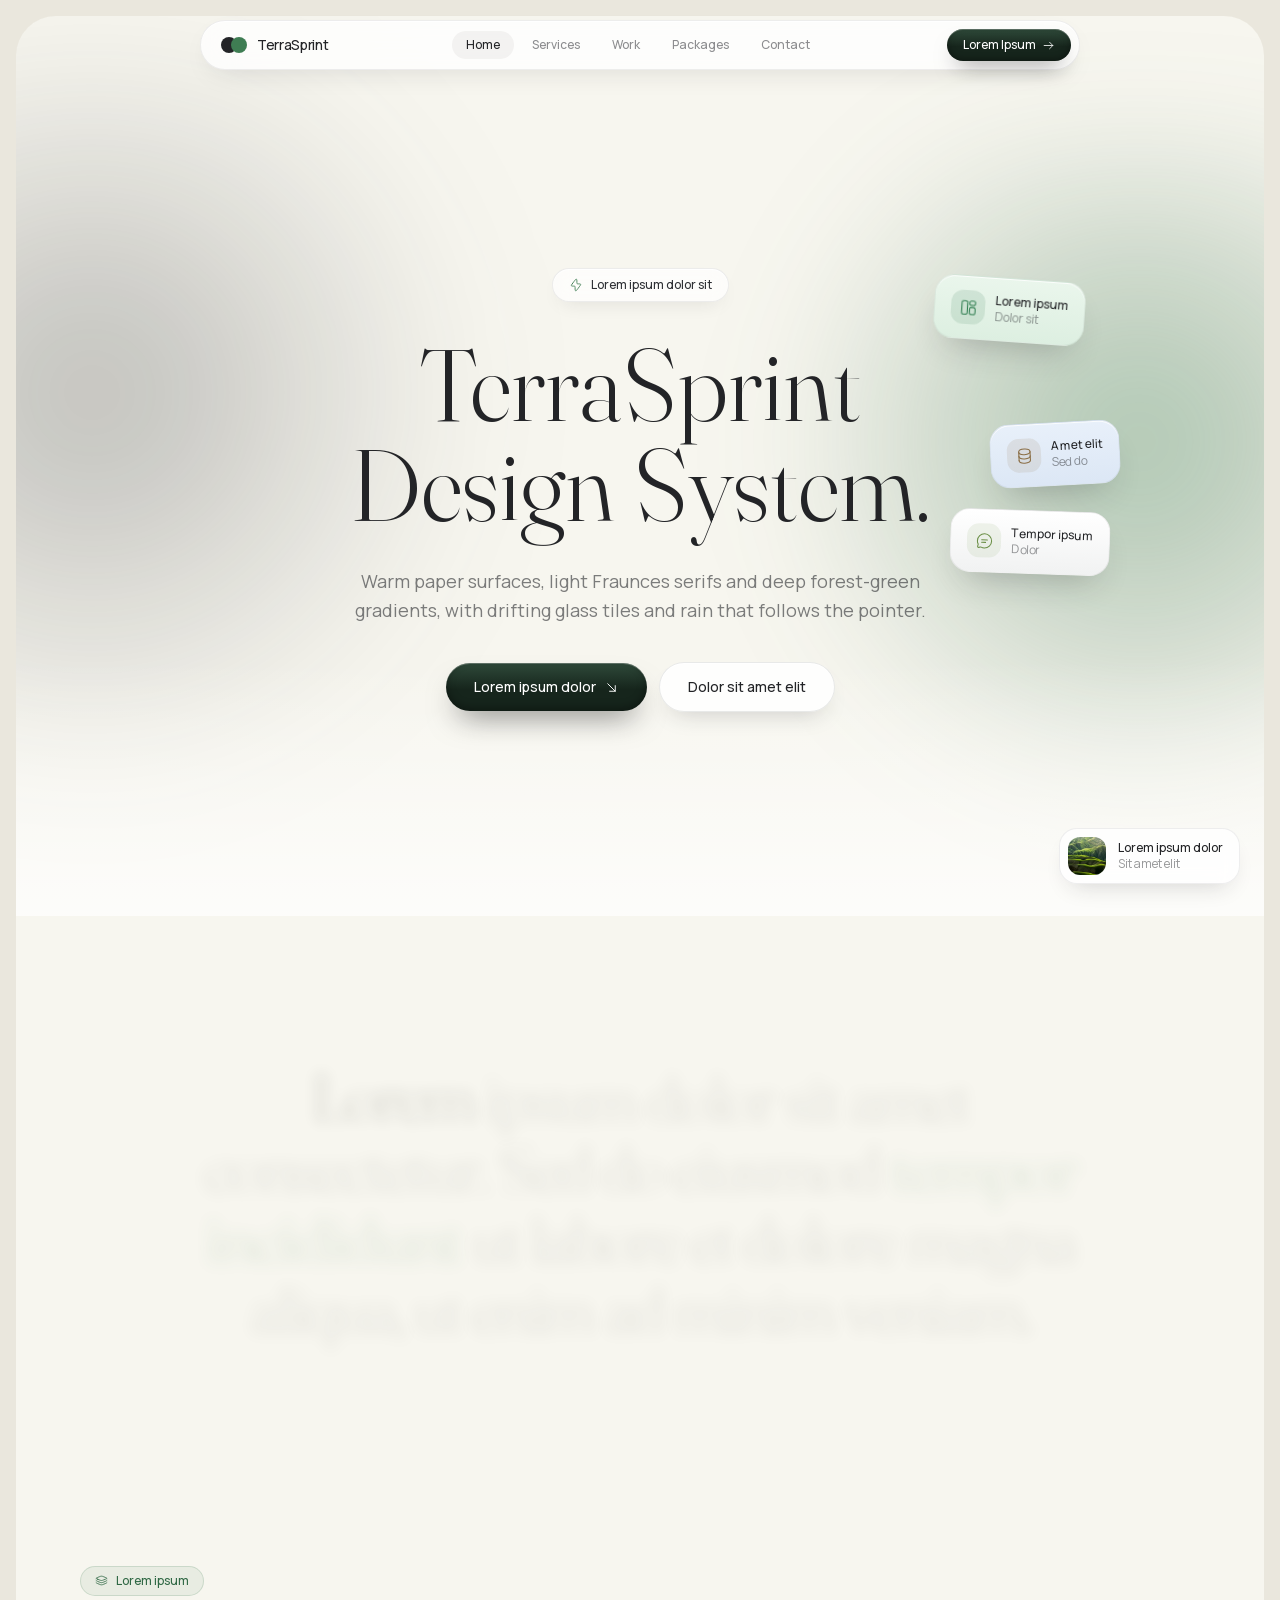
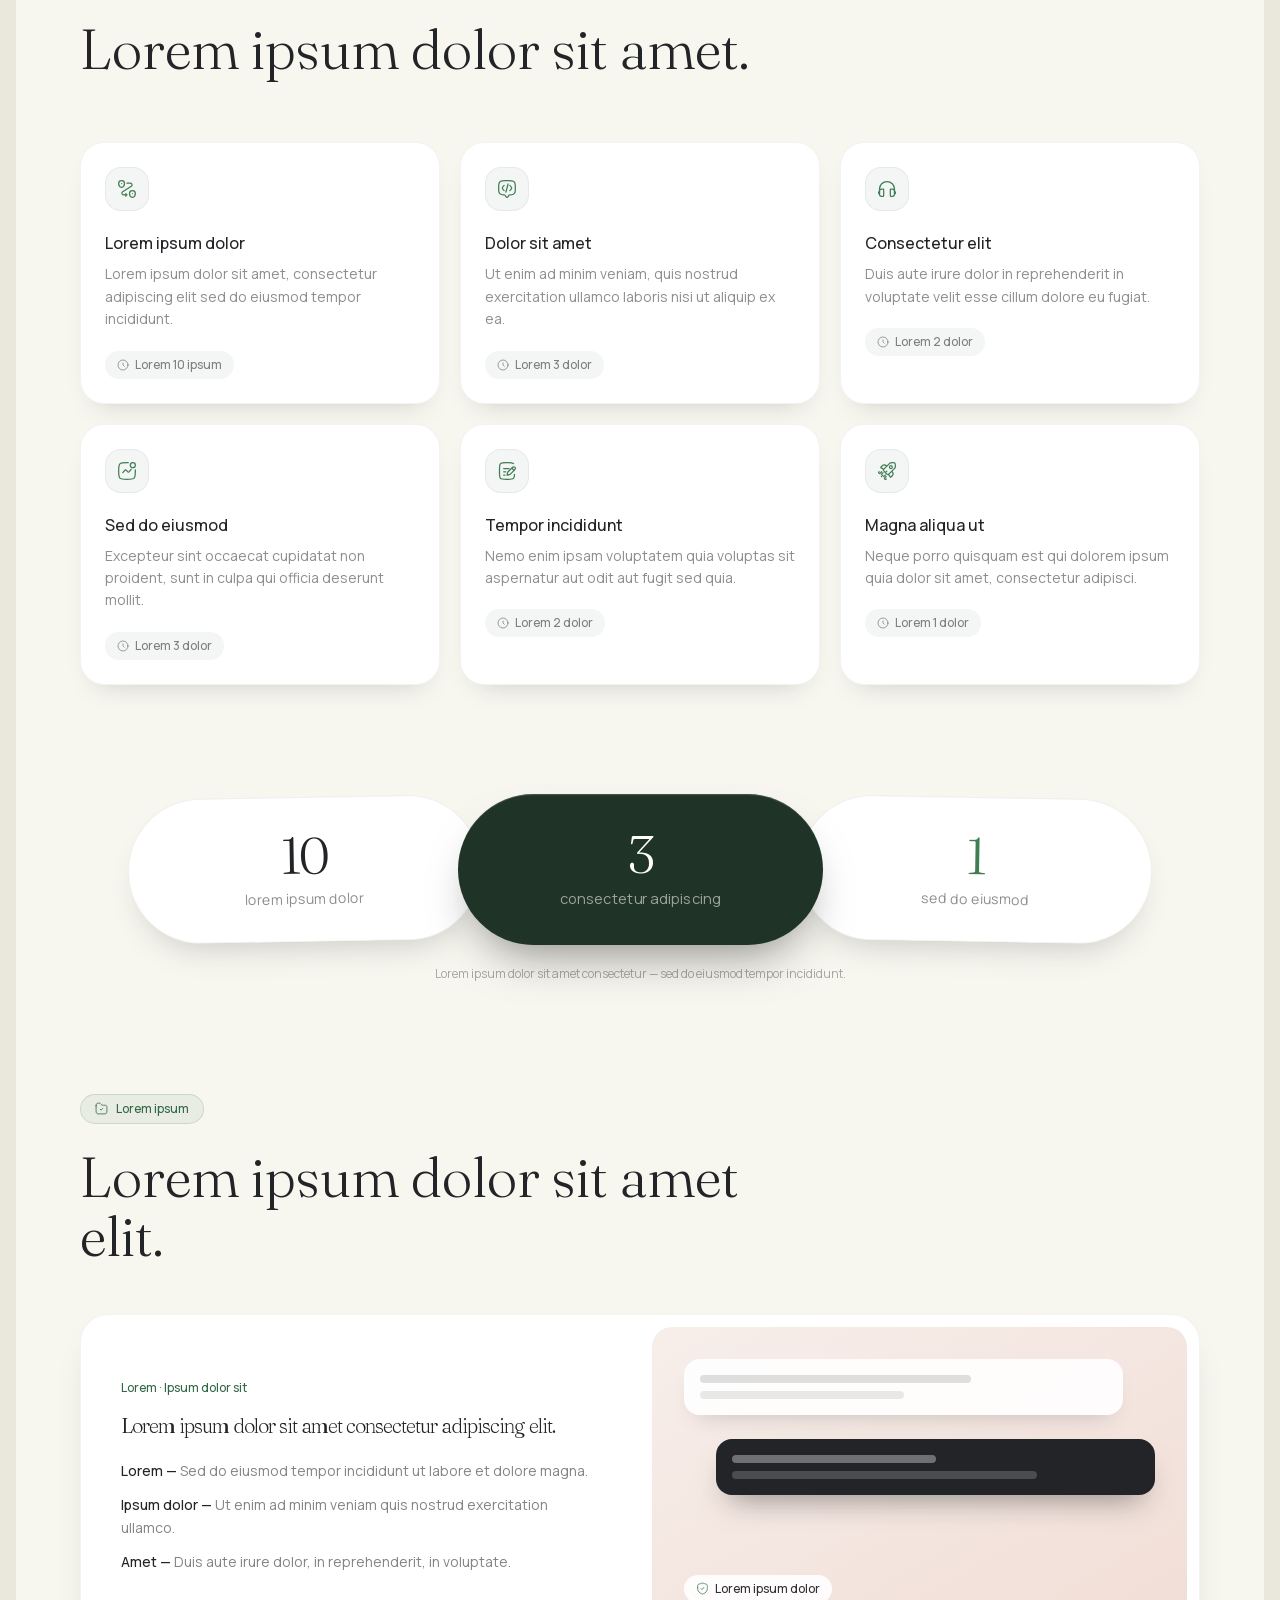
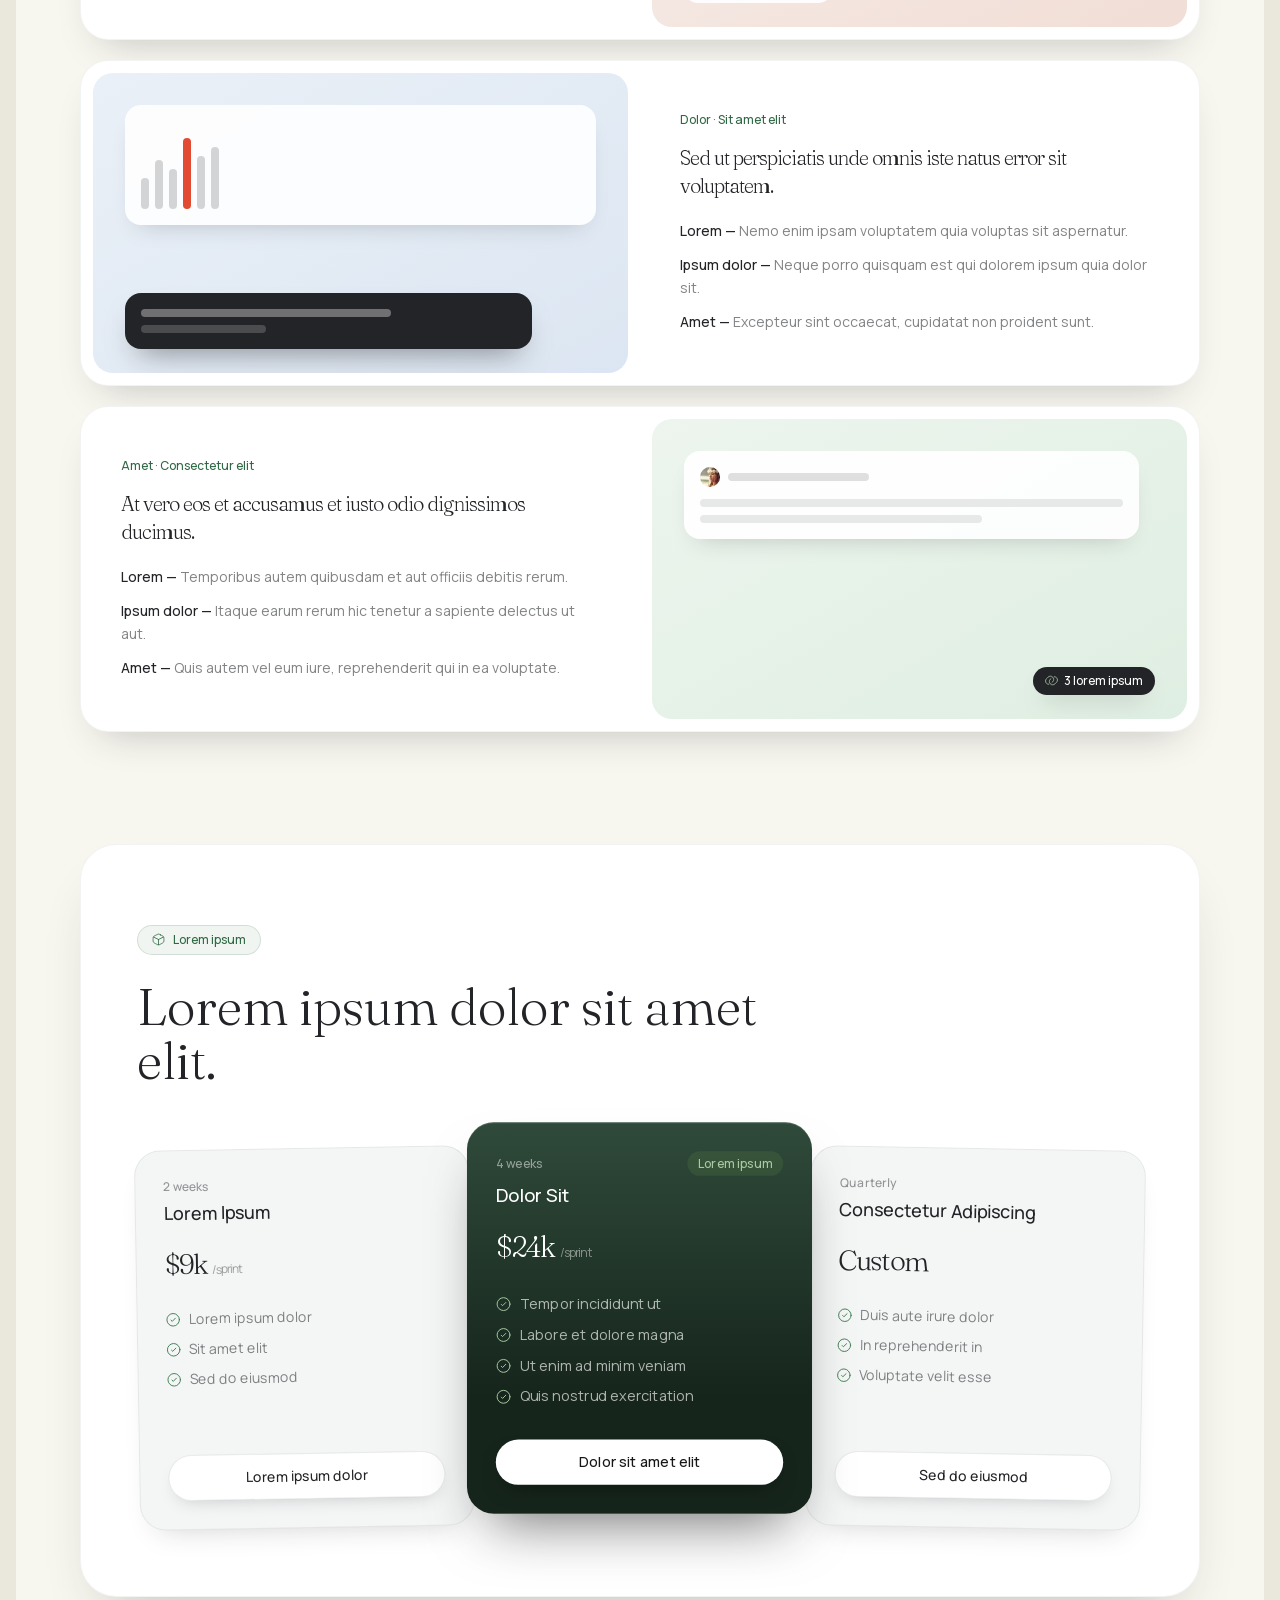
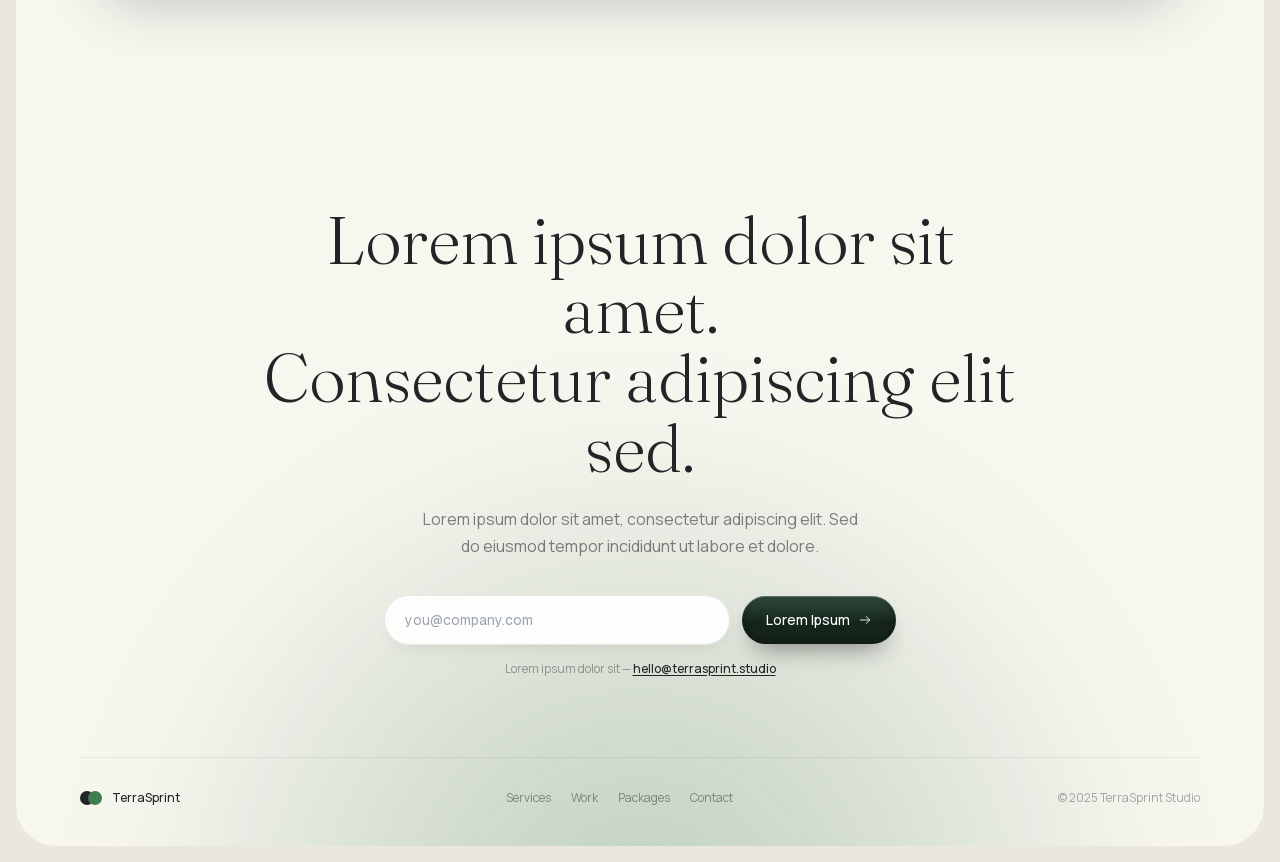
<file: referenciais/terrasprint-ai-design-system/assets/overview/index.html>
<!DOCTYPE html>
<html lang="en"><head><meta charset="UTF-8">
<meta name="viewport" content="width=device-width, initial-scale=1.0">
<style>
/* design-system catalog bridge. Inside the catalog iframe the floating nav capsule is drawn by the
   catalog over this page at the same spot (hidden here; it is fixed, so nothing moves). */
html.ds-embed #nav { visibility: hidden !important; }
/* hero tiles (lg+): the source anchors them inside the headline box (-right-6 -top-14 / right-24 top-24 /
   -right-16 top-40), where they sat on the last letters of the title. Same tiles, same tilt and drift,
   moved just past the headline's right edge so every letter of the title stays readable. */
#top [data-drift] { width: max-content; }
#top [data-drift="1"] { right: auto !important; left: calc(100% + 4px) !important; top: -3.5rem !important; }
#top [data-drift="2"] { right: auto !important; left: calc(100% + 60px) !important; top: 5.5rem !important; }
#top [data-drift="3"] { right: auto !important; left: calc(100% + 20px) !important; top: 11rem !important; }
</style>
<script>
(function () {
  if (window.parent === window) return;
  var root = document.documentElement;
  root.classList.add('ds-embed');
  function post(m) { try { window.parent.postMessage(m, '*'); } catch (e) {} }
  /* the catalog capsule mirrors the page's scroll state (#navCapsule: scrollY > 40) */
  var last = null;
  function report() { var s = window.scrollY > 40; if (s !== last) { last = s; post({ ds: 'scroll', s: s }); } }
  addEventListener('scroll', report, { passive: true });
  /* ready = fonts in and the hero risers finished (5 risers, 90 ms stagger, 0.8 s transition) */
  addEventListener('load', function () {
    report();
    var go = function () { setTimeout(function () { post({ ds: 'ready' }); }, 1500); };
    if (document.fonts && document.fonts.ready) document.fonts.ready.then(go, go); else go();
  });
  addEventListener('message', function (e) {
    if (e.source !== window.parent || !e.data) return;
    if (e.data.ds === 'top') window.scrollTo({ top: 0, behavior: 'smooth' });
  });
})();
</script>
<title>TerraSprint Design System</title>
<link rel="icon" href="assets/terrasprint-ai.aura.build/favicon.ico">
<script src="assets/cdn.tailwindcss.com/3.4.17.js"></script>
<script src="assets/terrasprint-ai.aura.build/iconify-solar.js"></script>
<script src="assets/code.iconify.design/iconify-icon/1.0.7/iconify-icon.min.js"></script>
<link href="assets/fonts.googleapis.com/css2__q409fcde3.css" rel="stylesheet">
<meta name="aura-font-heading-class" content="font-fraunces">
<meta name="aura-font-body-class" content="font-manrope">
<meta name="aura-font-heading-label" content="Fraunces">
<meta name="aura-font-body-label" content="Manrope">
<meta name="disabled-font-classes" content="font-jetbrains-mono,font-geist,font-rajdhani,font-google-sans">
<link id="all-fonts-link-font-fraunces" rel="stylesheet" href="assets/fonts.googleapis.com/css2__qf7d38554.css">
<style id="all-fonts-style-font-fraunces">
.font-fraunces { font-family: 'Fraunces', serif !important; }
</style>
<link id="all-fonts-link-font-manrope" rel="stylesheet" href="assets/fonts.googleapis.com/css2__qed4d15e6.css">
<style id="all-fonts-style-font-manrope">
.font-manrope { font-family: 'Manrope', sans-serif !important; }
</style>
<script src="assets/cdnjs.cloudflare.com/ajax/libs/gsap/3.12.2/gsap.min.js"></script>
<script src="assets/cdnjs.cloudflare.com/ajax/libs/gsap/3.12.2/ScrollTrigger.min.js"></script>
</head>
  <body class="min-h-screen antialiased" style="font-family: Geist, Inter, sans-serif; background-color: rgb(234, 231, 221); color: rgb(46, 48, 52); letter-spacing: 0px;">
    <div class="p-2 sm:p-3 lg:p-4">
      <div class="relative overflow-hidden rounded-[28px] sm:rounded-[40px]" style="background-color: rgb(247, 246, 239);">
        <header id="nav" class="fixed left-1/2 -translate-x-1/2 z-50 w-[calc(100%-2rem)] max-w-[880px] transition-all duration-500" style="top:1.25rem;">
          <div id="navCapsule" class="flex items-center justify-between gap-3 rounded-[36px] pl-5 pr-2 py-2 transition-shadow duration-500" style="background: rgba(255, 255, 255, 0.78); backdrop-filter: blur(18px); border: 1px solid rgba(46, 48, 52, 0.08); box-shadow: rgba(255, 255, 255, 0.9) 0px 1px 0px inset, rgba(35, 36, 39, 0.18) 0px 10px 30px -14px;">
            <a href="#top" class="flex items-center gap-2.5" aria-label="TerraSprint home">
              <span class="relative inline-flex items-center" aria-hidden="true">
                <span class="inline-block rounded-full" style="width:16px;height:16px;background:#232427;"></span>
                <span class="inline-block rounded-full -ml-1.5" style="width: 16px; height: 16px; background: rgb(63, 125, 83);"></span>
              </span>
              <span class="text-sm font-medium tracking-tight font-manrope" style="color:#232427;">
                TerraSprint
              </span>
            </a>
            <nav class="hidden md:flex items-center gap-1" aria-label="Primary">
              <a href="#top" class="rounded-full px-3.5 py-1.5 text-xs font-medium transition-colors font-manrope" style="color:#232427;background:rgba(46,48,52,0.05);">
                Home
              </a>
              <a href="#services" class="rounded-full px-3.5 py-1.5 text-xs font-medium transition-colors hover:text-[#232427] font-manrope" style="color:rgba(46,48,52,0.55);">
                Services
              </a>
              <a href="#work" class="rounded-full px-3.5 py-1.5 text-xs font-medium transition-colors hover:text-[#232427] font-manrope" style="color:rgba(46,48,52,0.55);">
                Work
              </a>
              <a href="#packages" class="rounded-full px-3.5 py-1.5 text-xs font-medium transition-colors hover:text-[#232427] font-manrope" style="color:rgba(46,48,52,0.55);">
                Packages
              </a>
              <a href="#contact" class="rounded-full px-3.5 py-1.5 text-xs font-medium transition-colors hover:text-[#232427] font-manrope" style="color:rgba(46,48,52,0.55);">
                Contact
              </a>
            </nav>
            <div class="flex items-center gap-2">
              <a href="#contact" class="group hidden sm:inline-flex items-center gap-1.5 rounded-full px-4 py-2 text-xs font-medium text-white transition-transform duration-300 hover:-translate-y-0.5 font-manrope" style="background: linear-gradient(rgb(47, 74, 58) 0%, rgb(22, 37, 28) 55%); box-shadow: rgba(255, 255, 255, 0.22) 0px 1px 0px inset, rgba(0, 0, 0, 0.35) 0px -2px 6px inset, rgba(23, 23, 25, 0.55) 0px 12px 22px -10px;">
                Lorem Ipsum
                <iconify-icon icon="solar:arrow-right-linear" width="13" class="transition-transform duration-300 group-hover:translate-x-0.5" style="stroke-width:1.5;"></iconify-icon>
              </a>
              <button id="menuBtn" class="md:hidden inline-flex items-center justify-center rounded-full w-9 h-9 transition-colors" style="border:1px solid rgba(46,48,52,0.1);color:#232427;" aria-label="Open menu" aria-expanded="false">
                <iconify-icon icon="solar:hamburger-menu-linear" width="18" style="stroke-width:1.5;"></iconify-icon>
              </button>
            </div>
          </div>
          <div id="mobileMenu" class="hidden md:hidden mt-2 rounded-[28px] p-4 flex flex-col gap-1" style="background:rgba(255,255,255,0.94);backdrop-filter:blur(18px);border:1px solid rgba(46,48,52,0.08);box-shadow:0 20px 40px -16px rgba(35,36,39,0.25);">
            <a href="#top" class="rounded-full px-4 py-2.5 text-sm font-medium font-manrope" style="color:#232427;">
              Home
            </a>
            <a href="#services" class="rounded-full px-4 py-2.5 text-sm font-manrope" style="color:rgba(46,48,52,0.6);">
              Services
            </a>
            <a href="#work" class="rounded-full px-4 py-2.5 text-sm font-manrope" style="color:rgba(46,48,52,0.6);">
              Work
            </a>
            <a href="#packages" class="rounded-full px-4 py-2.5 text-sm font-manrope" style="color:rgba(46,48,52,0.6);">
              Packages
            </a>
            <a href="#contact" class="rounded-full px-4 py-2.5 text-sm font-manrope" style="color:rgba(46,48,52,0.6);">
              Contact
            </a>
            <a href="#contact" class="mt-2 inline-flex items-center justify-center gap-1.5 rounded-full px-4 py-3 text-sm font-medium text-white font-manrope" style="background: linear-gradient(rgb(47, 74, 58) 0%, rgb(22, 37, 28) 55%); box-shadow: rgba(255, 255, 255, 0.22) 0px 1px 0px inset, rgba(23, 23, 25, 0.5) 0px 10px 20px -8px;">
              Lorem Ipsum
              <iconify-icon icon="solar:arrow-right-linear" width="14" style="stroke-width:1.5;"></iconify-icon>
            </a>
          </div>
        </header>

        <section id="top" class="relative overflow-hidden flex flex-col items-center justify-center text-center px-5 sm:px-8" style="min-height:100svh;padding-top:8rem;padding-bottom:5rem;">
          <div class="absolute pointer-events-none" aria-hidden="true" style="left:-18%;top:6%;width:56vw;height:56vw;max-width:820px;max-height:820px;background:radial-gradient(circle at 42% 45%, rgba(46,48,52,0.30) 0%, rgba(46,48,52,0.12) 38%, transparent 68%);filter:blur(70px);"></div>
          <div id="bloom" class="absolute pointer-events-none transition-transform duration-700 ease-out" aria-hidden="true" style="right: -14%; top: 14%; width: 52vw; height: 52vw; max-width: 760px; max-height: 760px; background: radial-gradient(circle at 55% 45%, rgba(63, 125, 83, 0.42) 0%, rgba(47, 104, 68, 0.18) 40%, transparent 70%); filter: blur(60px);"></div>
          <div class="absolute pointer-events-none inset-x-0 bottom-0 h-64" aria-hidden="true" style="background:linear-gradient(180deg, transparent, rgba(255,255,255,0.7));"></div>

          <canvas id="heroParticles" class="absolute inset-0 w-full h-full pointer-events-none" aria-hidden="true" style="z-index:2;"></canvas>

          <div data-rise="" class="relative z-10 inline-flex items-center gap-2 rounded-full px-4 py-2 mb-8 text-xs font-medium font-manrope" style="background:rgba(255,255,255,0.7);backdrop-filter:blur(10px);border:1px solid rgba(46,48,52,0.08);box-shadow:0 1px 0 rgba(255,255,255,0.9) inset, 0 8px 20px -10px rgba(35,36,39,0.15);color:#2E3034;">
            <iconify-icon icon="solar:bolt-linear" width="14" style="stroke-width: 1.5; color: rgb(63, 125, 83);"></iconify-icon>
            Lorem ipsum dolor sit
          </div>

          <div class="relative z-10 max-w-6xl mx-auto">
            <div data-drift="1" class="hidden lg:flex absolute -right-6 -top-14 items-center gap-2.5 rounded-[20px] px-4 py-3.5 text-left" style="transform:rotate(4deg);background:linear-gradient(180deg,#EAF6EC,#DDEFE1);border:1px solid rgba(46,48,52,0.06);box-shadow:0 1px 0 rgba(255,255,255,0.8) inset, 0 18px 34px -16px rgba(35,36,39,0.3);">
              <span class="inline-flex items-center justify-center rounded-xl" style="width:34px;height:34px;background:rgba(38,110,66,0.12);">
                <iconify-icon icon="solar:widget-4-linear" width="17" style="stroke-width:1.5;color:#2E7D4F;"></iconify-icon>
              </span>
              <div>
                <p class="text-xs font-medium font-manrope" style="color:#232427;">
                  Lorem ipsum
                </p>
                <p class="text-xs font-manrope" style="color:rgba(46,48,52,0.5);">
                  Dolor sit
                </p>
              </div>
            </div>
            <div data-drift="2" class="hidden lg:flex absolute right-24 top-24 items-center gap-2.5 rounded-[20px] px-4 py-3.5 text-left" style="transform:rotate(-3deg);background:linear-gradient(180deg,#E8F0FA,#DCE7F5);border:1px solid rgba(46,48,52,0.06);box-shadow:0 1px 0 rgba(255,255,255,0.8) inset, 0 18px 34px -16px rgba(35,36,39,0.3);">
              <span class="inline-flex items-center justify-center rounded-xl" style="width: 34px; height: 34px; background: rgba(139, 111, 71, 0.12);">
                <iconify-icon icon="solar:database-linear" width="17" style="stroke-width: 1.5; color: rgb(139, 111, 71);"></iconify-icon>
              </span>
              <div>
                <p class="text-xs font-medium font-manrope" style="color:#232427;">
                  Amet elit
                </p>
                <p class="text-xs font-manrope" style="color:rgba(46,48,52,0.5);">
                  Sed do
                </p>
              </div>
            </div>
            <div data-drift="3" class="hidden lg:flex absolute -right-16 top-40 items-center gap-2.5 rounded-[20px] px-4 py-3.5 text-left" style="transform:rotate(2deg);background:linear-gradient(180deg,#FFFFFF,#F1F2F2);border:1px solid rgba(46,48,52,0.07);box-shadow:0 1px 0 rgba(255,255,255,0.9) inset, 0 18px 34px -16px rgba(35,36,39,0.3);">
              <span class="inline-flex items-center justify-center rounded-xl" style="width: 34px; height: 34px; background: rgba(107, 143, 71, 0.1);">
                <iconify-icon icon="solar:chat-round-line-linear" width="17" style="stroke-width: 1.5; color: rgb(107, 143, 71);"></iconify-icon>
              </span>
              <div>
                <p class="text-xs font-medium font-manrope" style="color:#232427;">
                  Tempor ipsum
                </p>
                <p class="text-xs font-manrope" style="color:rgba(46,48,52,0.5);">
                  Dolor
                </p>
              </div>
            </div>

            <h1 data-rise="" class="font-fraunces font-light tracking-tighter" style="color: rgb(35, 36, 39); font-size: clamp(3rem, 8vw, 6.75rem); line-height: 0.98; letter-spacing: 0px; font-family: &quot;Source Serif 4&quot;, Georgia, serif;">
              TerraSprint
              <br>
              Design System.
            </h1>
          </div>

          <p data-rise="" class="relative z-10 mt-8 max-w-xl mx-auto text-base sm:text-lg font-manrope" style="color:rgba(46,48,52,0.62);line-height:1.65;">
            Warm paper surfaces, light Fraunces serifs and deep forest-green gradients, with drifting glass tiles and rain that follows the pointer.
          </p>

          <div data-rise="" class="relative z-10 mt-9 flex flex-col sm:flex-row items-center justify-center gap-3" style=" transition: opacity 0.8s cubic-bezier(0.22, 0.61, 0.36, 1), transform 0.8s cubic-bezier(0.22, 0.61, 0.36, 1);">
            <a href="#services" class="group inline-flex items-center gap-2 rounded-full px-7 py-3.5 text-sm font-medium text-white transition-transform duration-300 hover:-translate-y-0.5 font-manrope" style="background: linear-gradient(rgb(47, 74, 58) 0%, rgb(22, 37, 28) 55%); box-shadow: rgba(255, 255, 255, 0.24) 0px 1px 0px inset, rgba(0, 0, 0, 0.35) 0px -3px 8px inset, rgba(23, 23, 25, 0.55) 0px 16px 30px -12px;">
              Lorem ipsum dolor
              <iconify-icon icon="solar:arrow-right-down-linear" width="15" class="transition-transform duration-300 group-hover:translate-y-0.5" style="stroke-width:1.5;"></iconify-icon>
            </a>
            <a href="#packages" class="inline-flex items-center gap-2 rounded-full px-7 py-3.5 text-sm font-medium transition-all duration-300 hover:-translate-y-0.5 font-manrope" style="color:#232427;background:rgba(255,255,255,0.85);border:1px solid rgba(46,48,52,0.1);box-shadow:0 1px 0 rgba(255,255,255,0.9) inset, 0 12px 24px -12px rgba(35,36,39,0.22);">
              Dolor sit amet elit
            </a>
          </div>

          <div data-rise="" class="absolute right-6 bottom-8 z-10 hidden md:flex items-center gap-3 rounded-[18px] pl-2 pr-4 py-2" style="background:rgba(255,255,255,0.8);backdrop-filter:blur(10px);border:1px solid rgba(46,48,52,0.08);box-shadow:0 12px 24px -12px rgba(35,36,39,0.2);">
            <img src="assets/images.unsplash.com/photo-1501854140801-50d01698950b__q93fd3f2f.jpg" alt="Sprint preview" style="width:38px;height:38px;border-radius:12px;object-fit:cover;">
            <div class="text-left">
              <p class="text-xs font-medium font-manrope" style="color:#232427;">
                Lorem ipsum dolor
              </p>
              <p class="text-xs font-manrope" style="color:rgba(46,48,52,0.5);">
                Sit amet elit
              </p>
            </div>
          </div>
        </section>
        <section class="relative px-5 sm:px-8 lg:px-16 py-24 lg:py-32 flex items-center justify-center">
          <div class="max-w-4xl mx-auto text-center">
            <h2 class="scroll-reveal font-fraunces font-light tracking-tighter" data-reveal-opacity="0.1" data-reveal-blur="8px" data-reveal-y="20px" data-reveal-stagger="0.08" data-reveal-start="top 90%" data-reveal-end="bottom 60%" style="color: rgb(35, 36, 39); font-size: clamp(2.25rem, 5vw, 4.25rem); line-height: 1.1; font-family: 'Source Serif 4', Georgia, serif;">
              Lorem ipsum dolor sit amet consectetur. Sed do eiusmod
              <em class="not-italic font-normal" style="color:rgb(63,125,83);">
                tempor incididunt
              </em>
              ut labore et dolore magna aliqua, ut enim ad minim veniam.
            </h2>
          </div>
        </section>

        <section id="services" class="relative px-5 sm:px-8 lg:px-16 py-20 lg:py-28">
          <div class="max-w-6xl mx-auto relative z-10">
            <div data-rise="" class="max-w-2xl mb-12 lg:mb-16" style=" transition: opacity 0.8s cubic-bezier(0.22, 0.61, 0.36, 1), transform 0.8s cubic-bezier(0.22, 0.61, 0.36, 1);">
              <span class="inline-flex items-center gap-2 rounded-full px-3.5 py-1.5 text-xs font-medium mb-6 font-manrope" style="background:rgba(63,125,83,0.08);border:1px solid rgba(63,125,83,0.18);color:#2F6844;">
                <iconify-icon icon="solar:layers-minimalistic-linear" width="13" style="stroke-width:1.5;"></iconify-icon>
                Lorem ipsum
              </span>
              <h2 class="font-fraunces font-light tracking-tighter" style="color: rgb(35, 36, 39); font-size: clamp(2rem, 4.5vw, 3.5rem); line-height: 1.05; letter-spacing: 0px; font-family: &quot;Source Serif 4&quot;, Georgia, serif;">
                Lorem ipsum dolor sit amet.
              </h2>
            </div>

            <div class="grid sm:grid-cols-2 lg:grid-cols-3 gap-4 lg:gap-5">
              <div data-rise="" class="group rounded-[24px] p-6 transition-all duration-300 hover:-translate-y-1" style="background:#FFFFFF;border:1px solid rgba(46,48,52,0.06);box-shadow:0 1px 0 rgba(255,255,255,0.9) inset, 0 14px 28px -18px rgba(35,36,39,0.25);">
                <span class="inline-flex items-center justify-center rounded-2xl mb-5" style="width:44px;height:44px;background:#F4F5F5;border:1px solid rgba(46,48,52,0.06);">
                  <iconify-icon icon="solar:routing-2-linear" width="20" style="stroke-width: 1.5; color: rgb(63, 125, 83);"></iconify-icon>
                </span>
                <h3 class="text-base font-medium mb-2 font-manrope" style="color: rgb(35, 36, 39); font-family: &quot;Source Serif 4&quot;, Georgia, serif;">
                  Lorem ipsum dolor
                </h3>
                <p class="text-sm font-manrope" style="color:rgba(46,48,52,0.55);line-height:1.6;">
                  Lorem ipsum dolor sit amet, consectetur adipiscing elit sed do eiusmod tempor incididunt.
                </p>
                <p class="mt-5 inline-flex items-center gap-1.5 text-xs font-medium rounded-full px-3 py-1.5 font-manrope" style="background:#F4F5F5;color:rgba(46,48,52,0.6);">
                  <iconify-icon icon="solar:clock-circle-linear" width="12" style="stroke-width:1.5;"></iconify-icon>
                  Lorem 10 ipsum
                </p>
              </div>
              <div data-rise="" class="group rounded-[24px] p-6 transition-all duration-300 hover:-translate-y-1" style="background:#FFFFFF;border:1px solid rgba(46,48,52,0.06);box-shadow:0 1px 0 rgba(255,255,255,0.9) inset, 0 14px 28px -18px rgba(35,36,39,0.25);">
                <span class="inline-flex items-center justify-center rounded-2xl mb-5" style="width:44px;height:44px;background:#F4F5F5;border:1px solid rgba(46,48,52,0.06);">
                  <iconify-icon icon="solar:chat-square-code-linear" width="20" style="stroke-width: 1.5; color: rgb(63, 125, 83);"></iconify-icon>
                </span>
                <h3 class="text-base font-medium mb-2 font-manrope" style="color: rgb(35, 36, 39); font-family: &quot;Source Serif 4&quot;, Georgia, serif;">
                  Dolor sit amet
                </h3>
                <p class="text-sm font-manrope" style="color:rgba(46,48,52,0.55);line-height:1.6;">
                  Ut enim ad minim veniam, quis nostrud exercitation ullamco laboris nisi ut aliquip ex ea.
                </p>
                <p class="mt-5 inline-flex items-center gap-1.5 text-xs font-medium rounded-full px-3 py-1.5 font-manrope" style="background:#F4F5F5;color:rgba(46,48,52,0.6);">
                  <iconify-icon icon="solar:clock-circle-linear" width="12" style="stroke-width:1.5;"></iconify-icon>
                  Lorem 3 dolor
                </p>
              </div>
              <div data-rise="" class="group rounded-[24px] p-6 transition-all duration-300 hover:-translate-y-1" style="background:#FFFFFF;border:1px solid rgba(46,48,52,0.06);box-shadow:0 1px 0 rgba(255,255,255,0.9) inset, 0 14px 28px -18px rgba(35,36,39,0.25);">
                <span class="inline-flex items-center justify-center rounded-2xl mb-5" style="width:44px;height:44px;background:#F4F5F5;border:1px solid rgba(46,48,52,0.06);">
                  <iconify-icon icon="solar:headphones-round-linear" width="20" style="stroke-width: 1.5; color: rgb(63, 125, 83);"></iconify-icon>
                </span>
                <h3 class="text-base font-medium mb-2 font-manrope" style="color: rgb(35, 36, 39); font-family: &quot;Source Serif 4&quot;, Georgia, serif;">
                  Consectetur elit
                </h3>
                <p class="text-sm font-manrope" style="color:rgba(46,48,52,0.55);line-height:1.6;">
                  Duis aute irure dolor in reprehenderit in voluptate velit esse cillum dolore eu fugiat.
                </p>
                <p class="mt-5 inline-flex items-center gap-1.5 text-xs font-medium rounded-full px-3 py-1.5 font-manrope" style="background:#F4F5F5;color:rgba(46,48,52,0.6);">
                  <iconify-icon icon="solar:clock-circle-linear" width="12" style="stroke-width:1.5;"></iconify-icon>
                  Lorem 2 dolor
                </p>
              </div>
              <div data-rise="" class="group rounded-[24px] p-6 transition-all duration-300 hover:-translate-y-1" style="background:#FFFFFF;border:1px solid rgba(46,48,52,0.06);box-shadow:0 1px 0 rgba(255,255,255,0.9) inset, 0 14px 28px -18px rgba(35,36,39,0.25);">
                <span class="inline-flex items-center justify-center rounded-2xl mb-5" style="width:44px;height:44px;background:#F4F5F5;border:1px solid rgba(46,48,52,0.06);">
                  <iconify-icon icon="solar:graph-new-linear" width="20" style="stroke-width: 1.5; color: rgb(63, 125, 83);"></iconify-icon>
                </span>
                <h3 class="text-base font-medium mb-2 font-manrope" style="color: rgb(35, 36, 39); font-family: &quot;Source Serif 4&quot;, Georgia, serif;">
                  Sed do eiusmod
                </h3>
                <p class="text-sm font-manrope" style="color:rgba(46,48,52,0.55);line-height:1.6;">
                  Excepteur sint occaecat cupidatat non proident, sunt in culpa qui officia deserunt mollit.
                </p>
                <p class="mt-5 inline-flex items-center gap-1.5 text-xs font-medium rounded-full px-3 py-1.5 font-manrope" style="background:#F4F5F5;color:rgba(46,48,52,0.6);">
                  <iconify-icon icon="solar:clock-circle-linear" width="12" style="stroke-width:1.5;"></iconify-icon>
                  Lorem 3 dolor
                </p>
              </div>
              <div data-rise="" class="group rounded-[24px] p-6 transition-all duration-300 hover:-translate-y-1" style="background:#FFFFFF;border:1px solid rgba(46,48,52,0.06);box-shadow:0 1px 0 rgba(255,255,255,0.9) inset, 0 14px 28px -18px rgba(35,36,39,0.25);">
                <span class="inline-flex items-center justify-center rounded-2xl mb-5" style="width:44px;height:44px;background:#F4F5F5;border:1px solid rgba(46,48,52,0.06);">
                  <iconify-icon icon="solar:document-add-linear" width="20" style="stroke-width: 1.5; color: rgb(63, 125, 83);"></iconify-icon>
                </span>
                <h3 class="text-base font-medium mb-2 font-manrope" style="color: rgb(35, 36, 39); font-family: &quot;Source Serif 4&quot;, Georgia, serif;">
                  Tempor incididunt
                </h3>
                <p class="text-sm font-manrope" style="color:rgba(46,48,52,0.55);line-height:1.6;">
                  Nemo enim ipsam voluptatem quia voluptas sit aspernatur aut odit aut fugit sed quia.
                </p>
                <p class="mt-5 inline-flex items-center gap-1.5 text-xs font-medium rounded-full px-3 py-1.5 font-manrope" style="background:#F4F5F5;color:rgba(46,48,52,0.6);">
                  <iconify-icon icon="solar:clock-circle-linear" width="12" style="stroke-width:1.5;"></iconify-icon>
                  Lorem 2 dolor
                </p>
              </div>
              <div data-rise="" class="group rounded-[24px] p-6 transition-all duration-300 hover:-translate-y-1" style="background:#FFFFFF;border:1px solid rgba(46,48,52,0.06);box-shadow:0 1px 0 rgba(255,255,255,0.9) inset, 0 14px 28px -18px rgba(35,36,39,0.25);">
                <span class="inline-flex items-center justify-center rounded-2xl mb-5" style="width:44px;height:44px;background:#F4F5F5;border:1px solid rgba(46,48,52,0.06);">
                  <iconify-icon icon="solar:rocket-2-linear" width="20" style="stroke-width: 1.5; color: rgb(63, 125, 83);"></iconify-icon>
                </span>
                <h3 class="text-base font-medium mb-2 font-manrope" style="color: rgb(35, 36, 39); font-family: &quot;Source Serif 4&quot;, Georgia, serif;">
                  Magna aliqua ut
                </h3>
                <p class="text-sm font-manrope" style="color:rgba(46,48,52,0.55);line-height:1.6;">
                  Neque porro quisquam est qui dolorem ipsum quia dolor sit amet, consectetur adipisci.
                </p>
                <p class="mt-5 inline-flex items-center gap-1.5 text-xs font-medium rounded-full px-3 py-1.5 font-manrope" style="background:#F4F5F5;color:rgba(46,48,52,0.6);">
                  <iconify-icon icon="solar:clock-circle-linear" width="12" style="stroke-width:1.5;"></iconify-icon>
                  Lorem 1 dolor
                </p>
              </div>
            </div>
          </div>
        </section>

        <section class="relative px-5 sm:px-8 lg:px-16 pb-20 lg:pb-28">
          <div class="max-w-5xl mx-auto">
            <div class="flex flex-col lg:flex-row items-stretch justify-center gap-4 lg:gap-0">
              <div data-rise="" class="flex-1 rounded-[999px] px-10 py-8 text-center lg:-mr-4 lg:rotate-[-1deg]" style="background:#FFFFFF;border:1px solid rgba(46,48,52,0.07);box-shadow:0 1px 0 rgba(255,255,255,0.9) inset, 0 18px 34px -18px rgba(35,36,39,0.25);">
                <p class="font-fraunces font-light tracking-tighter" style="color: rgb(35, 36, 39); font-size: clamp(2.25rem, 4vw, 3.25rem); line-height: 1;">
                  10
                </p>
                <p class="mt-2 text-sm font-manrope" style="color:rgba(46,48,52,0.55);">
                  lorem ipsum dolor
                </p>
              </div>
              <div data-rise="" class="flex-1 rounded-[999px] px-10 py-8 text-center relative z-10 lg:scale-[1.04]" style="background: rgb(31, 51, 38); box-shadow: rgba(255, 255, 255, 0.14) 0px 1px 0px inset, rgba(23, 23, 25, 0.5) 0px 24px 44px -18px;">
                <p class="text-white font-fraunces font-light tracking-tighter" style="font-size: clamp(2.25rem, 4vw, 3.25rem); line-height: 1;">
                  3
                </p>
                <p class="mt-2 text-sm font-manrope" style="color:rgba(255,255,255,0.55);">
                  consectetur adipiscing
                </p>
              </div>
              <div data-rise="" class="flex-1 rounded-[999px] px-10 py-8 text-center lg:-ml-4 lg:rotate-[1deg]" style="background:#FFFFFF;border:1px solid rgba(46,48,52,0.07);box-shadow:0 1px 0 rgba(255,255,255,0.9) inset, 0 18px 34px -18px rgba(35,36,39,0.25);">
                <p class="font-fraunces font-light tracking-tighter" style="color: rgb(63, 125, 83); font-size: clamp(2.25rem, 4vw, 3.25rem); line-height: 1;">
                  1
                </p>
                <p class="mt-2 text-sm font-manrope" style="color:rgba(46,48,52,0.55);">
                  sed do eiusmod
                </p>
              </div>
            </div>
            <p data-rise="" class="mt-6 text-center text-xs font-manrope" style="color:rgba(46,48,52,0.4);">
              Lorem ipsum dolor sit amet consectetur — sed do eiusmod tempor incididunt.
            </p>
          </div>
        </section>

        <section id="work" class="relative px-5 sm:px-8 lg:px-16 pb-20 lg:pb-28">
          <div class="max-w-6xl mx-auto">
            <div data-rise="" class="max-w-2xl mb-12" style=" transition: opacity 0.8s cubic-bezier(0.22, 0.61, 0.36, 1), transform 0.8s cubic-bezier(0.22, 0.61, 0.36, 1);">
              <span class="inline-flex items-center gap-2 rounded-full px-3.5 py-1.5 text-xs font-medium mb-6 font-manrope" style="background:rgba(63,125,83,0.08);border:1px solid rgba(63,125,83,0.18);color:#2F6844;">
                <iconify-icon icon="solar:folder-check-linear" width="13" style="stroke-width:1.5;"></iconify-icon>
                Lorem ipsum
              </span>
              <h2 class="font-fraunces font-light tracking-tighter" style="color: rgb(35, 36, 39); font-size: clamp(2rem, 4.5vw, 3.5rem); line-height: 1.05; letter-spacing: 0px; font-family: &quot;Source Serif 4&quot;, Georgia, serif;">
                Lorem ipsum dolor sit amet elit.
              </h2>
            </div>

            <div class="flex flex-col gap-5">
              <div data-rise="" class="grid md:grid-cols-2 rounded-[28px] overflow-hidden" style="background:#FFFFFF;border:1px solid rgba(46,48,52,0.06);box-shadow:0 20px 40px -22px rgba(35,36,39,0.28);">
                <div class="p-8 lg:p-10 flex flex-col justify-center order-2 md:order-1">
                  <p class="text-xs font-medium mb-4 font-manrope" style="color: rgb(47, 104, 68);">
                    Lorem · Ipsum dolor sit
                  </p>
                  <h3 class="text-xl mb-5 font-fraunces font-light tracking-tighter" style="color: rgb(35, 36, 39); font-family: &quot;Source Serif 4&quot;, Georgia, serif;">
                    Lorem ipsum dolor sit amet consectetur adipiscing elit.
                  </h3>
                  <div class="flex flex-col gap-3 text-sm" style="color:rgba(46,48,52,0.6);line-height:1.6;">
                    <p class="font-manrope">
                      <span class="font-medium font-manrope" style="color:#232427;">
                        Lorem —
                      </span>
                      Sed do eiusmod tempor incididunt ut labore et dolore magna.
                    </p>
                    <p class="font-manrope">
                      <span class="font-medium font-manrope" style="color:#232427;">
                        Ipsum dolor —
                      </span>
                      Ut enim ad minim veniam quis nostrud exercitation ullamco.
                    </p>
                    <p class="font-manrope">
                      <span class="font-medium font-manrope" style="color:#232427;">
                        Amet —
                      </span>
                      Duis aute irure dolor, in reprehenderit, in voluptate.
                    </p>
                  </div>
                </div>
                <div class="relative min-h-[220px] md:min-h-[300px] order-1 md:order-2 m-3 rounded-[20px] overflow-hidden" style="background:linear-gradient(150deg,#F7EEEA,#F1DED6);">
                  <div class="absolute left-8 top-8 right-16 rounded-2xl p-4" style="background:rgba(255,255,255,0.9);box-shadow:0 12px 24px -14px rgba(35,36,39,0.25);">
                    <div class="h-2 w-2/3 rounded-full mb-2" style="background:rgba(46,48,52,0.15);"></div>
                    <div class="h-2 w-1/2 rounded-full" style="background:rgba(46,48,52,0.1);"></div>
                  </div>
                  <div class="absolute left-16 top-28 right-8 rounded-2xl p-4" style="background:#232427;box-shadow:0 16px 30px -14px rgba(23,23,25,0.5);">
                    <div class="h-2 w-1/2 rounded-full mb-2" style="background:rgba(255,255,255,0.35);"></div>
                    <div class="h-2 w-3/4 rounded-full" style="background:rgba(255,255,255,0.18);"></div>
                  </div>
                  <div class="absolute left-8 bottom-6 inline-flex items-center gap-1.5 rounded-full px-3 py-1.5 text-xs font-medium font-manrope" style="background:rgba(255,255,255,0.9);color:#2E3034;">
                    <iconify-icon icon="solar:shield-check-linear" width="13" style="stroke-width: 1.5; color: rgb(63, 125, 83);"></iconify-icon>
                    Lorem ipsum dolor
                  </div>
                </div>
              </div>

              <div data-rise="" class="grid md:grid-cols-2 rounded-[28px] overflow-hidden" style="background:#FFFFFF;border:1px solid rgba(46,48,52,0.06);box-shadow:0 20px 40px -22px rgba(35,36,39,0.28);">
                <div class="relative min-h-[220px] md:min-h-[300px] m-3 rounded-[20px] overflow-hidden" style="background:linear-gradient(150deg,#EAF0F7,#DCE6F2);">
                  <div class="absolute left-8 top-8 right-8 rounded-2xl p-4 flex items-end gap-1.5" style="background:rgba(255,255,255,0.9);height:120px;box-shadow:0 12px 24px -14px rgba(35,36,39,0.25);">
                    <div class="rounded-full" style="width:8px;height:35%;background:rgba(46,48,52,0.2);"></div>
                    <div class="rounded-full" style="width:8px;height:55%;background:rgba(46,48,52,0.2);"></div>
                    <div class="rounded-full" style="width:8px;height:45%;background:rgba(46,48,52,0.2);"></div>
                    <div class="rounded-full" style="width:8px;height:80%;background:#E34A32;"></div>
                    <div class="rounded-full" style="width:8px;height:60%;background:rgba(46,48,52,0.2);"></div>
                    <div class="rounded-full" style="width:8px;height:70%;background:rgba(46,48,52,0.2);"></div>
                  </div>
                  <div class="absolute left-8 bottom-6 right-24 rounded-2xl p-4" style="background:#232427;box-shadow:0 16px 30px -14px rgba(23,23,25,0.5);">
                    <div class="h-2 w-2/3 rounded-full mb-2" style="background:rgba(255,255,255,0.35);"></div>
                    <div class="h-2 w-1/3 rounded-full" style="background:rgba(255,255,255,0.18);"></div>
                  </div>
                </div>
                <div class="p-8 lg:p-10 flex flex-col justify-center">
                  <p class="text-xs font-medium mb-4 font-manrope" style="color: rgb(47, 104, 68);">
                    Dolor · Sit amet elit
                  </p>
                  <h3 class="text-xl mb-5 font-fraunces font-light tracking-tighter" style="color: rgb(35, 36, 39); font-family: &quot;Source Serif 4&quot;, Georgia, serif;">
                    Sed ut perspiciatis unde omnis iste natus error sit voluptatem.
                  </h3>
                  <div class="flex flex-col gap-3 text-sm" style="color:rgba(46,48,52,0.6);line-height:1.6;">
                    <p class="font-manrope">
                      <span class="font-medium font-manrope" style="color:#232427;">
                        Lorem —
                      </span>
                      Nemo enim ipsam voluptatem quia voluptas sit aspernatur.
                    </p>
                    <p class="font-manrope">
                      <span class="font-medium font-manrope" style="color:#232427;">
                        Ipsum dolor —
                      </span>
                      Neque porro quisquam est qui dolorem ipsum quia dolor sit.
                    </p>
                    <p class="font-manrope">
                      <span class="font-medium font-manrope" style="color:#232427;">
                        Amet —
                      </span>
                      Excepteur sint occaecat, cupidatat non proident sunt.
                    </p>
                  </div>
                </div>
              </div>

              <div data-rise="" class="grid md:grid-cols-2 rounded-[28px] overflow-hidden" style="background:#FFFFFF;border:1px solid rgba(46,48,52,0.06);box-shadow:0 20px 40px -22px rgba(35,36,39,0.28);">
                <div class="p-8 lg:p-10 flex flex-col justify-center order-2 md:order-1">
                  <p class="text-xs font-medium mb-4 font-manrope" style="color: rgb(47, 104, 68);">
                    Amet · Consectetur elit
                  </p>
                  <h3 class="text-xl mb-5 font-fraunces font-light tracking-tighter" style="color: rgb(35, 36, 39); font-family: &quot;Source Serif 4&quot;, Georgia, serif;">
                    At vero eos et accusamus et iusto odio dignissimos ducimus.
                  </h3>
                  <div class="flex flex-col gap-3 text-sm" style="color:rgba(46,48,52,0.6);line-height:1.6;">
                    <p class="font-manrope">
                      <span class="font-medium font-manrope" style="color:#232427;">
                        Lorem —
                      </span>
                      Temporibus autem quibusdam et aut officiis debitis rerum.
                    </p>
                    <p class="font-manrope">
                      <span class="font-medium font-manrope" style="color:#232427;">
                        Ipsum dolor —
                      </span>
                      Itaque earum rerum hic tenetur a sapiente delectus ut aut.
                    </p>
                    <p class="font-manrope">
                      <span class="font-medium font-manrope" style="color:#232427;">
                        Amet —
                      </span>
                      Quis autem vel eum iure, reprehenderit qui in ea voluptate.
                    </p>
                  </div>
                </div>
                <div class="relative min-h-[220px] md:min-h-[300px] order-1 md:order-2 m-3 rounded-[20px] overflow-hidden" style="background:linear-gradient(150deg,#EDF5EE,#DFEEE2);">
                  <div class="absolute left-8 top-8 right-12 rounded-2xl p-4" style="background:rgba(255,255,255,0.9);box-shadow:0 12px 24px -14px rgba(35,36,39,0.25);">
                    <div class="flex items-center gap-2 mb-3">
                      <img src="assets/i.pravatar.cc/40.jpg" alt="Source avatar" class="rounded-full" style="width:20px;height:20px;object-fit:cover;">
                      <div class="h-2 w-1/3 rounded-full" style="background:rgba(46,48,52,0.15);"></div>
                    </div>
                    <div class="h-2 w-full rounded-full mb-2" style="background:rgba(46,48,52,0.1);"></div>
                    <div class="h-2 w-2/3 rounded-full" style="background:rgba(46,48,52,0.1);"></div>
                  </div>
                  <div class="absolute right-8 bottom-6 inline-flex items-center gap-1.5 rounded-full px-3 py-1.5 text-xs font-medium font-manrope" style="background:#232427;color:#fff;box-shadow:0 12px 22px -12px rgba(23,23,25,0.5);">
                    <iconify-icon icon="solar:link-round-angle-linear" width="13" style="stroke-width: 1.5; color: rgb(169, 201, 164);"></iconify-icon>
                    3 lorem ipsum
                  </div>
                </div>
              </div>
            </div>
          </div>
        </section>

        <section id="packages" class="relative px-5 sm:px-8 lg:px-16 pb-24 lg:pb-32">
          <div class="max-w-6xl mx-auto rounded-[36px] px-5 sm:px-10 lg:px-14 py-14 lg:py-20" style="background:#FFFFFF;border:1px solid rgba(46,48,52,0.06);box-shadow:0 1px 0 rgba(255,255,255,0.9) inset, 0 30px 60px -30px rgba(35,36,39,0.3);">
            <div data-rise="" class="max-w-2xl mb-12" style=" transition: opacity 0.8s cubic-bezier(0.22, 0.61, 0.36, 1), transform 0.8s cubic-bezier(0.22, 0.61, 0.36, 1);">
              <span class="inline-flex items-center gap-2 rounded-full px-3.5 py-1.5 text-xs font-medium mb-6 font-manrope" style="background:rgba(63,125,83,0.08);border:1px solid rgba(63,125,83,0.18);color:#2F6844;">
                <iconify-icon icon="solar:box-minimalistic-linear" width="13" style="stroke-width:1.5;"></iconify-icon>
                Lorem ipsum
              </span>
              <h2 class="font-fraunces font-light tracking-tighter" style="color: rgb(35, 36, 39); font-size: clamp(2rem, 4.5vw, 3.25rem); line-height: 1.05; letter-spacing: 0px; font-family: &quot;Source Serif 4&quot;, Georgia, serif;">
                Lorem ipsum dolor sit amet elit.
              </h2>
            </div>

            <div class="grid md:grid-cols-3 gap-4 lg:gap-0 items-stretch">
              <div data-rise="" class="rounded-[26px] p-7 flex flex-col lg:-rotate-1 lg:translate-y-3" style="background:#F4F5F5;border:1px solid rgba(46,48,52,0.07);box-shadow:0 16px 30px -20px rgba(35,36,39,0.25);">
                <p class="text-xs font-medium mb-1 font-manrope" style="color:rgba(46,48,52,0.5);">
                  2 weeks
                </p>
                <h3 class="text-lg font-medium mb-4 font-manrope" style="color: rgb(35, 36, 39); font-family: &quot;Source Serif 4&quot;, Georgia, serif;">
                  Lorem Ipsum
                </h3>
                <p class="mb-6 font-fraunces font-light tracking-tighter" style="color: rgb(35, 36, 39); font-size: 1.75rem;">
                  $9k
                  <span class="text-xs font-normal font-manrope" style="color:rgba(46,48,52,0.45);">
                    / sprint
                  </span>
                </p>
                <ul class="flex flex-col gap-2.5 text-sm mb-8" style="color:rgba(46,48,52,0.6);">
                  <li class="flex items-center gap-2 font-manrope">
                    <iconify-icon icon="solar:check-circle-linear" width="15" style="stroke-width: 1.5; color: rgb(63, 125, 83);"></iconify-icon>
                    Lorem ipsum dolor
                  </li>
                  <li class="flex items-center gap-2 font-manrope">
                    <iconify-icon icon="solar:check-circle-linear" width="15" style="stroke-width: 1.5; color: rgb(63, 125, 83);"></iconify-icon>
                    Sit amet elit
                  </li>
                  <li class="flex items-center gap-2 font-manrope">
                    <iconify-icon icon="solar:check-circle-linear" width="15" style="stroke-width: 1.5; color: rgb(63, 125, 83);"></iconify-icon>
                    Sed do eiusmod
                  </li>
                </ul>
                <a href="#contact" class="mt-auto inline-flex items-center justify-center gap-1.5 rounded-full px-5 py-3 text-sm font-medium transition-all duration-300 hover:-translate-y-0.5 font-manrope" style="color:#232427;background:#FFFFFF;border:1px solid rgba(46,48,52,0.1);box-shadow:0 8px 18px -10px rgba(35,36,39,0.25);">
                  Lorem ipsum dolor
                </a>
              </div>
              <div data-rise="" class="rounded-[26px] p-7 flex flex-col relative z-10 lg:-translate-y-2 lg:scale-[1.03]" style="background: linear-gradient(rgb(47, 74, 58) 0%, rgb(22, 37, 28) 70%); box-shadow: rgba(255, 255, 255, 0.16) 0px 1px 0px inset, rgba(23, 23, 25, 0.6) 0px 30px 55px -22px;">
                <div class="flex items-center justify-between mb-1">
                  <p class="text-xs font-medium font-manrope" style="color:rgba(255,255,255,0.5);">
                    4 weeks
                  </p>
                  <span class="text-xs font-medium rounded-full px-2.5 py-1 font-manrope" style="background:rgba(107,143,71,0.18);color:#A9C9A4;">
                    Lorem ipsum
                  </span>
                </div>
                <h3 class="text-lg font-medium mb-4 text-white font-manrope" style="font-family: &quot;Source Serif 4&quot;, Georgia, serif;">
                  Dolor Sit
                </h3>
                <p class="mb-6 text-white font-fraunces font-light tracking-tighter" style="font-size: 1.75rem;">
                  $24k
                  <span class="text-xs font-normal font-manrope" style="color:rgba(255,255,255,0.45);">
                    / sprint
                  </span>
                </p>
                <ul class="flex flex-col gap-2.5 text-sm mb-8" style="color:rgba(255,255,255,0.65);">
                  <li class="flex items-center gap-2 font-manrope">
                    <iconify-icon icon="solar:check-circle-linear" width="15" style="stroke-width: 1.5; color: rgb(169, 201, 164);"></iconify-icon>
                    Tempor incididunt ut
                  </li>
                  <li class="flex items-center gap-2 font-manrope">
                    <iconify-icon icon="solar:check-circle-linear" width="15" style="stroke-width: 1.5; color: rgb(169, 201, 164);"></iconify-icon>
                    Labore et dolore magna
                  </li>
                  <li class="flex items-center gap-2 font-manrope">
                    <iconify-icon icon="solar:check-circle-linear" width="15" style="stroke-width: 1.5; color: rgb(169, 201, 164);"></iconify-icon>
                    Ut enim ad minim veniam
                  </li>
                  <li class="flex items-center gap-2 font-manrope">
                    <iconify-icon icon="solar:check-circle-linear" width="15" style="stroke-width: 1.5; color: rgb(169, 201, 164);"></iconify-icon>
                    Quis nostrud exercitation
                  </li>
                </ul>
                <a href="#contact" class="mt-auto inline-flex items-center justify-center gap-1.5 rounded-full px-5 py-3 text-sm font-medium transition-all duration-300 hover:-translate-y-0.5 font-manrope" style="color:#171719;background:#FFFFFF;box-shadow:0 10px 22px -10px rgba(0,0,0,0.5);">
                  Dolor sit amet elit
                </a>
              </div>
              <div data-rise="" class="rounded-[26px] p-7 flex flex-col lg:rotate-1 lg:translate-y-3" style="background:#F4F5F5;border:1px solid rgba(46,48,52,0.07);box-shadow:0 16px 30px -20px rgba(35,36,39,0.25);">
                <p class="text-xs font-medium mb-1 font-manrope" style="color:rgba(46,48,52,0.5);">
                  Quarterly
                </p>
                <h3 class="text-lg font-medium mb-4 font-manrope" style="color: rgb(35, 36, 39); font-family: &quot;Source Serif 4&quot;, Georgia, serif;">
                  Consectetur Adipiscing
                </h3>
                <p class="mb-6 font-fraunces font-light tracking-tighter" style="color: rgb(35, 36, 39); font-size: 1.75rem;">
                  Custom
                </p>
                <ul class="flex flex-col gap-2.5 text-sm mb-8" style="color:rgba(46,48,52,0.6);">
                  <li class="flex items-center gap-2 font-manrope">
                    <iconify-icon icon="solar:check-circle-linear" width="15" style="stroke-width: 1.5; color: rgb(63, 125, 83);"></iconify-icon>
                    Duis aute irure dolor
                  </li>
                  <li class="flex items-center gap-2 font-manrope">
                    <iconify-icon icon="solar:check-circle-linear" width="15" style="stroke-width: 1.5; color: rgb(63, 125, 83);"></iconify-icon>
                    In reprehenderit in
                  </li>
                  <li class="flex items-center gap-2 font-manrope">
                    <iconify-icon icon="solar:check-circle-linear" width="15" style="stroke-width: 1.5; color: rgb(63, 125, 83);"></iconify-icon>
                    Voluptate velit esse
                  </li>
                </ul>
                <a href="#contact" class="mt-auto inline-flex items-center justify-center gap-1.5 rounded-full px-5 py-3 text-sm font-medium transition-all duration-300 hover:-translate-y-0.5 font-manrope" style="color:#232427;background:#FFFFFF;border:1px solid rgba(46,48,52,0.1);box-shadow:0 8px 18px -10px rgba(35,36,39,0.25);">
                  Sed do eiusmod
                </a>
              </div>
            </div>
          </div>
        </section>

        <footer id="contact" class="relative overflow-hidden px-5 sm:px-8 lg:px-16 pt-20 pb-10">
          <canvas id="footerParticles" class="absolute inset-0 w-full h-full pointer-events-none z-0" aria-hidden="true"></canvas>
          <div class="absolute pointer-events-none" aria-hidden="true" style="left: 50%; bottom: -30%; transform: translateX(-50%); width: 80vw; height: 50vw; max-width: 1100px; max-height: 640px; background: radial-gradient(at 50% 80%, rgba(63, 125, 83, 0.32) 0%, rgba(47, 104, 68, 0.12) 45%, transparent 72%); filter: blur(60px);"></div>

          <div class="relative z-10 max-w-3xl mx-auto text-center">
            <h2 data-rise="" class="font-fraunces font-light tracking-tighter" style="color: rgb(35, 36, 39); font-size: clamp(2.25rem, 5.5vw, 4.25rem); line-height: 1.02; letter-spacing: 0px; font-family: &quot;Source Serif 4&quot;, Georgia, serif;">
              Lorem ipsum dolor sit amet.
              <br>
              Consectetur adipiscing elit sed.
            </h2>
            <p data-rise="" class="mt-6 text-base max-w-md mx-auto font-manrope" style="color:rgba(46,48,52,0.6);line-height:1.65;">
              Lorem ipsum dolor sit amet, consectetur adipiscing elit. Sed do eiusmod tempor incididunt ut labore et dolore.
            </p>

            <form data-rise="" class="mt-9 flex flex-col sm:flex-row items-center justify-center gap-3 max-w-lg mx-auto" onsubmit="event.preventDefault();this.querySelector('button span').textContent='Request sent';" style=" transition: opacity 0.8s cubic-bezier(0.22, 0.61, 0.36, 1), transform 0.8s cubic-bezier(0.22, 0.61, 0.36, 1);">
              <input type="email" required="" placeholder="you@company.com" class="w-full sm:flex-1 rounded-full px-5 py-3.5 text-sm outline-none transition-shadow focus:shadow-lg" style="background:rgba(255,255,255,0.9);border:1px solid rgba(46,48,52,0.1);color:#232427;box-shadow:0 8px 20px -14px rgba(35,36,39,0.25);">
              <button type="submit" class="group w-full sm:w-auto inline-flex items-center justify-center gap-2 rounded-full px-6 py-3.5 text-sm font-medium text-white transition-transform duration-300 hover:-translate-y-0.5" style="background: linear-gradient(rgb(47, 74, 58) 0%, rgb(22, 37, 28) 55%); box-shadow: rgba(255, 255, 255, 0.24) 0px 1px 0px inset, rgba(0, 0, 0, 0.35) 0px -3px 8px inset, rgba(23, 23, 25, 0.55) 0px 14px 26px -12px;">
                <span class="font-manrope">Lorem Ipsum</span>
                <iconify-icon icon="solar:arrow-right-linear" width="14" class="transition-transform duration-300 group-hover:translate-x-0.5" style="stroke-width:1.5;"></iconify-icon>
              </button>
            </form>
            <p data-rise="" class="mt-4 text-xs font-manrope" style="color:rgba(46,48,52,0.45);">
              Lorem ipsum dolor sit —
              <a href="mailto:hello@terrasprint.studio" class="font-medium underline underline-offset-2 font-manrope" style="color:#232427;">
                hello@terrasprint.studio
              </a>
            </p>
          </div>

          <div class="relative z-10 mt-20 max-w-6xl mx-auto flex flex-col sm:flex-row items-center justify-between gap-4 pt-8" style="border-top:1px solid rgba(46,48,52,0.08);">
            <div class="flex items-center gap-2.5">
              <span class="relative inline-flex items-center" aria-hidden="true">
                <span class="inline-block rounded-full" style="width:14px;height:14px;background:#232427;"></span>
                <span class="inline-block rounded-full -ml-1.5" style="width: 14px; height: 14px; background: rgb(63, 125, 83);"></span>
              </span>
              <span class="text-xs font-medium font-manrope" style="color:#232427;">
                TerraSprint
              </span>
            </div>
            <nav class="flex items-center gap-5 text-xs" style="color:rgba(46,48,52,0.5);" aria-label="Footer">
              <a href="#services" class="hover:text-[#232427] transition-colors font-manrope">
                Services
              </a>
              <a href="#work" class="hover:text-[#232427] transition-colors font-manrope">
                Work
              </a>
              <a href="#packages" class="hover:text-[#232427] transition-colors font-manrope">
                Packages
              </a>
              <a href="#contact" class="hover:text-[#232427] transition-colors font-manrope">
                Contact
              </a>
            </nav>
            <p class="text-xs font-manrope" style="color:rgba(46,48,52,0.4);">
              © 2025 TerraSprint Studio
            </p>
          </div>
        </footer>
      </div>
    </div>

    <script>
      (function(){
        var reduced = window.matchMedia('(prefers-reduced-motion: reduce)').matches;

        // ---- Rise / fade reveal ----
        var risers = document.querySelectorAll('[data-rise]');
        risers.forEach(function(el){
          el.style.opacity = '0';
          if(!reduced) el.style.transform = (el.style.transform ? el.style.transform + ' ' : '') + 'translateY(14px)';
          el.style.transition = 'opacity 0.8s cubic-bezier(0.22,0.61,0.36,1), transform 0.8s cubic-bezier(0.22,0.61,0.36,1)';
        });
        var seen = new WeakMap();
        var io = new IntersectionObserver(function(entries){
          var visible = entries.filter(function(e){return e.isIntersecting;});
          visible.forEach(function(e, i){
            if(seen.get(e.target)) return;
            seen.set(e.target, true);
            setTimeout(function(){
              e.target.style.opacity = '1';
              if(!reduced) e.target.style.transform = e.target.style.transform.replace(/\s*translateY\(14px\)/,'');
            }, i * 90);
            io.unobserve(e.target);
          });
        }, {threshold: 0.12});
        risers.forEach(function(el){ io.observe(el); });

        // ---- Floating tile drift ----
        if(!reduced && 'animate' in Element.prototype){
          document.querySelectorAll('[data-drift]').forEach(function(el){
            var i = parseInt(el.getAttribute('data-drift'),10);
            var base = el.style.transform || '';
            el.animate(
              [{transform: base + ' translateY(0px) rotate(0deg)'},
               {transform: base + ' translateY(-9px) rotate(' + (i%2===0 ? -1.5 : 1.5) + 'deg)'},
               {transform: base + ' translateY(0px) rotate(0deg)'}],
              {duration: 5200 + i*900, iterations: Infinity, easing: 'ease-in-out', delay: i*500}
            );
          });
        }

        // ---- Nav shadow on scroll ----
        var capsule = document.getElementById('navCapsule');
        window.addEventListener('scroll', function(){
          if(window.scrollY > 40){
            capsule.style.boxShadow = '0 1px 0 rgba(255,255,255,0.9) inset, 0 20px 44px -16px rgba(35,36,39,0.3)';
            capsule.style.background = 'rgba(255,255,255,0.9)';
          } else {
            capsule.style.boxShadow = '0 1px 0 rgba(255,255,255,0.9) inset, 0 10px 30px -14px rgba(35,36,39,0.18)';
            capsule.style.background = 'rgba(255,255,255,0.78)';
          }
        }, {passive:true});

        // ---- Bloom pointer drift ----
        var bloom = document.getElementById('bloom');
        if(!reduced && bloom){
          window.addEventListener('pointermove', function(e){
            var x = (e.clientX / window.innerWidth - 0.5) * 26;
            var y = (e.clientY / window.innerHeight - 0.5) * 20;
            bloom.style.transform = 'translate(' + x + 'px,' + y + 'px)';
          }, {passive:true});
        }

        // ---- Mobile menu ----
        var btn = document.getElementById('menuBtn');
        var menu = document.getElementById('mobileMenu');
        btn.addEventListener('click', function(){
          var open = menu.classList.toggle('hidden') === false;
          btn.setAttribute('aria-expanded', String(open));
          btn.querySelector('iconify-icon').setAttribute('icon', open ? 'solar:close-circle-linear' : 'solar:hamburger-menu-linear');
        });
        menu.querySelectorAll('a').forEach(function(a){
          a.addEventListener('click', function(){
            menu.classList.add('hidden');
            btn.setAttribute('aria-expanded','false');
            btn.querySelector('iconify-icon').setAttribute('icon','solar:hamburger-menu-linear');
          });
        });
      })();
    </script>

    <script>
      (function(){
        var reduced = window.matchMedia('(prefers-reduced-motion: reduce)').matches;
        var canvas = document.getElementById('heroParticles');
        if(!canvas) return;
        var hero = canvas.closest('section') || canvas.parentElement;
        var ctx = canvas.getContext('2d');
        var DPR = Math.min(window.devicePixelRatio || 1, 2);
        var W = 0, H = 0;
        var drops = [];
        var splashes = [];
        var count = window.innerWidth < 768 ? 40 : 70;
        var mouse = { x: -9999, y: -9999, inside: false };
        var wind = 0;
        var umbrella = { open:false, x:0, y:0, vx:0, vy:0, angle:0, aVel:0, openT:0, R:78 };
        var rects = [];
        var frame = 0;

        function resize(){
          var rect = hero.getBoundingClientRect();
          W = rect.width; H = rect.height;
          canvas.width = Math.max(1, W * DPR);
          canvas.height = Math.max(1, H * DPR);
          canvas.style.width = W + 'px';
          canvas.style.height = H + 'px';
          ctx.setTransform(DPR, 0, 0, DPR, 0, 0);
          collectRects();
        }

        function collectRects(){
          rects = [];
          var hr = hero.getBoundingClientRect();
          hero.querySelectorAll('[data-drift], h1, a, [data-rise]').forEach(function(el){
            var r = el.getBoundingClientRect();
            if(r.width < 24 || r.height < 12) return;
            rects.push({ left: r.left - hr.left, right: r.right - hr.left, top: r.top - hr.top });
          });
        }

        function makeDrop(resetY){
          var nearMouse = mouse.inside && Math.random() < 0.35;
          var x = nearMouse ? mouse.x + (Math.random() - 0.5) * 180 : Math.random() * (W + 400) - 200;
          return {
            x: x,
            y: resetY ? -30 : Math.random() * H,
            py: resetY ? -30 : 0,
            vy: Math.random() * 8 + 12,
            l: Math.random() * 12 + 15,
            w: Math.random() * 0.8 + 0.8,
            color: Math.random() < 0.6 ? '#3F7D53' : (Math.random() < 0.5 ? '#232427' : '#8B6F47')
          };
        }

        function makeSplash(x, y, color){
          var splashCount = Math.floor(Math.random() * 3) + 2;
          for(var i=0; i<splashCount; i++){
            splashes.push({
              x: x, y: y,
              vx: (Math.random() - 0.5) * 4 + wind * 0.3,
              vy: -Math.random() * 3 - 1,
              r: Math.random() * 0.8 + 0.5,
              color: color, life: 1
            });
          }
        }

        function drawStatic(){ resize(); ctx.clearRect(0, 0, W, H); }

        if(reduced){
          drawStatic();
          window.addEventListener('resize', drawStatic, { passive: true });
          return;
        }

        window.addEventListener('pointermove', function(e){
          var r = hero.getBoundingClientRect();
          mouse.x = e.clientX - r.left;
          mouse.y = e.clientY - r.top;
          mouse.inside = mouse.x >= 0 && mouse.x <= r.width && mouse.y >= 0 && mouse.y <= r.height;
        }, { passive: true });

        hero.addEventListener('click', function(e){
          if(e.target.closest('a, button, input')) return;
          var r = hero.getBoundingClientRect();
          mouse.x = e.clientX - r.left;
          mouse.y = e.clientY - r.top;
          umbrella.open = !umbrella.open;
          if(umbrella.open && umbrella.openT < 0.05){
            umbrella.x = mouse.x; umbrella.y = mouse.y;
            umbrella.vx = 0; umbrella.vy = 0; umbrella.angle = 0; umbrella.aVel = 0;
          }
        });

        function init(){
          resize();
          drops = [];
          for(var i = 0; i < count; i++) drops.push(makeDrop());
        }

        window.addEventListener('resize', resize, { passive: true });
        if('ResizeObserver' in window){
          var ro = new ResizeObserver(resize);
          ro.observe(hero);
        }

        init();

        function domeSurfaceY(x){
          var dx = x - umbrella.x;
          var R = umbrella.R * umbrella.openT;
          if(Math.abs(dx) >= R) return null;
          return umbrella.y - Math.sqrt(R * R - dx * dx);
        }

        function drawUmbrella(){
          if(umbrella.openT < 0.02) return;
          var R = umbrella.R;
          ctx.save();
          ctx.translate(umbrella.x, umbrella.y);
          ctx.rotate(umbrella.angle);
          ctx.scale(umbrella.openT, umbrella.openT);
          ctx.strokeStyle = '#232427';
          ctx.lineWidth = 3;
          ctx.lineCap = 'round';
          ctx.beginPath();
          ctx.moveTo(0, -R - 12);
          ctx.lineTo(0, 48);
          ctx.stroke();
          ctx.beginPath();
          ctx.arc(8, 48, 8, Math.PI, 0, true);
          ctx.stroke();
          ctx.fillStyle = '#232427';
          ctx.beginPath();
          ctx.arc(0, 0, R, Math.PI, Math.PI * 2, false);
          var seg = 4, sw = (2 * R) / seg;
          for(var i = 0; i < seg; i++){
            ctx.quadraticCurveTo(R - sw * (i + 0.5), 13, R - sw * (i + 1), 0);
          }
          ctx.closePath();
          ctx.fill();
          ctx.strokeStyle = 'rgba(255,255,255,0.16)';
          ctx.lineWidth = 1;
          for(var j = 1; j < seg; j++){
            ctx.beginPath();
            ctx.moveTo(0, -R);
            ctx.lineTo(-R + sw * j, 0);
            ctx.stroke();
          }
          ctx.beginPath();
          ctx.arc(0, -R - 12, 2.5, 0, Math.PI * 2);
          ctx.fillStyle = '#232427';
          ctx.fill();
          ctx.restore();
        }

        function tick(){
          ctx.clearRect(0, 0, W, H);
          frame++;
          if(frame % 40 === 0) collectRects();

          var targetWind = mouse.inside ? (mouse.x / W - 0.5) * 14 : 0;
          wind += (targetWind - wind) * 0.04;

          umbrella.vx += (mouse.x - umbrella.x) * 0.09;
          umbrella.vy += (mouse.y - umbrella.y) * 0.09;
          umbrella.vx *= 0.82; umbrella.vy *= 0.82;
          umbrella.x += umbrella.vx; umbrella.y += umbrella.vy;
          var targetA = Math.max(-0.5, Math.min(0.5, umbrella.vx * 0.015 + wind * 0.02));
          umbrella.aVel += (targetA - umbrella.angle) * 0.12;
          umbrella.aVel *= 0.86;
          umbrella.angle += umbrella.aVel;
          umbrella.openT += ((umbrella.open ? 1 : 0) - umbrella.openT) * 0.14;

          for(var i = 0; i < drops.length; i++){
            var p = drops[i];
            p.py = p.y;
            var vx = wind * (p.vy / 16);
            p.x += vx;
            p.y += p.vy;

            var hit = false;

            if(umbrella.openT > 0.5){
              var sy = domeSurfaceY(p.x);
              if(sy !== null && p.y >= sy && p.py < sy){
                makeSplash(p.x, sy, p.color);
                Object.assign(p, makeDrop(true));
                hit = true;
              }
            }

            if(!hit){
              for(var r = 0; r < rects.length; r++){
                var rc = rects[r];
                if(p.y >= rc.top && p.py < rc.top && p.x >= rc.left && p.x <= rc.right){
                  makeSplash(p.x, rc.top, p.color);
                  Object.assign(p, makeDrop(true));
                  hit = true;
                  break;
                }
              }
            }

            if(!hit && p.y > H - 10){
              makeSplash(p.x, H - 10, p.color);
              Object.assign(p, makeDrop(true));
              hit = true;
            }

            if(!hit){
              ctx.beginPath();
              ctx.strokeStyle = p.color;
              ctx.lineWidth = p.w;
              ctx.lineCap = 'round';
              ctx.moveTo(p.x, p.y);
              ctx.lineTo(p.x - wind * (p.l / 16), p.y - p.l);
              ctx.stroke();
            }
          }

          for(var j = splashes.length - 1; j >= 0; j--){
            var s = splashes[j];
            s.x += s.vx;
            s.y += s.vy;
            s.vy += 0.2;
            s.life -= 0.04;

            if(s.life <= 0){
              splashes.splice(j, 1);
            } else {
              ctx.save();
              ctx.globalAlpha = Math.max(0, s.life);
              ctx.beginPath();
              ctx.fillStyle = s.color;
              ctx.arc(s.x, s.y, s.r, 0, Math.PI * 2);
              ctx.fill();
              ctx.restore();
            }
          }

          drawUmbrella();

          requestAnimationFrame(tick);
        }

        requestAnimationFrame(tick);
      })();
    </script>

    <script>
      document.addEventListener('DOMContentLoaded', function() {
        if(typeof gsap === 'undefined' || typeof ScrollTrigger === 'undefined') return;
        gsap.registerPlugin(ScrollTrigger);

        document.querySelectorAll('.scroll-reveal').forEach(function(el) {
          var hiddenOpacity = el.getAttribute('data-reveal-opacity') || '0.15';
          var hiddenBlur = el.getAttribute('data-reveal-blur') || '6px';
          var hiddenY = el.getAttribute('data-reveal-y') || '12px';
          var stagger = parseFloat(el.getAttribute('data-reveal-stagger')) || 0.05;
          var start = el.getAttribute('data-reveal-start') || 'top 85%';
          var end = el.getAttribute('data-reveal-end') || 'bottom 50%';

          var walker = document.createTreeWalker(el, NodeFilter.SHOW_TEXT, null, false);
          var textNodes = [];
          var node;
          while (node = walker.nextNode()) {
            if (node.parentElement && node.parentElement.tagName.toLowerCase() === 'script') continue;
            textNodes.push(node);
          }
          textNodes.forEach(function(textNode) {
            var words = textNode.nodeValue.split(/(\s+)/);
            var fragment = document.createDocumentFragment();
            words.forEach(function(word) {
              if (word.trim().length > 0) {
                var span = document.createElement('span');
                span.textContent = word;
                span.className = 'reveal-word inline-block';
                span.style.opacity = hiddenOpacity;
                span.style.filter = 'blur(' + hiddenBlur + ')';
                span.style.transform = 'translateY(' + hiddenY + ')';
                span.style.willChange = 'opacity, filter, transform';
                fragment.appendChild(span);
              } else {
                fragment.appendChild(document.createTextNode(word));
              }
            });
            textNode.parentNode.replaceChild(fragment, textNode);
          });

          var words = el.querySelectorAll('.reveal-word');
          gsap.to(words, {
            opacity: 1,
            filter: 'blur(0px)',
            y: 0,
            stagger: stagger,
            ease: 'none',
            scrollTrigger: {
              trigger: el,
              start: start,
              end: end,
              scrub: 1
            }
          });
        });
      });
    </script>

    <script>
      (function(){
        const canvas = document.getElementById('footerParticles');
        if (!canvas) return;
        const section = canvas.parentElement;
        const ctx = canvas.getContext('2d');
        const reduced = window.matchMedia('(prefers-reduced-motion: reduce)').matches;
        if (reduced) return;

        let w, h;
        let particles = [];
        let isVisible = false;

        const config = {
          count: 35,
          gravity: 0.8,
          wind: 1.2,
          colors: ['#FFB7C5', '#FFC1CC', '#FFD1DC', '#FDB0C0']
        };

        function resize() {
          w = section.offsetWidth;
          h = section.offsetHeight;
          canvas.width = w * window.devicePixelRatio;
          canvas.height = h * window.devicePixelRatio;
          ctx.scale(window.devicePixelRatio, window.devicePixelRatio);
        }

        function createPetal(respawn = false) {
          return {
            x: Math.random() * w,
            y: respawn ? -20 : Math.random() * h,
            size: Math.random() * 8 + 6,
            vx: Math.random() * 0.5 + config.wind,
            vy: Math.random() * 0.5 + config.gravity,
            angle: Math.random() * Math.PI * 2,
            rotSpeed: (Math.random() - 0.5) * 0.04,
            sway: Math.random() * Math.PI * 2,
            swaySpeed: Math.random() * 0.02 + 0.01,
            color: config.colors[Math.floor(Math.random() * config.colors.length)]
          };
        }

        function init() {
          resize();
          particles = Array.from({ length: config.count }, () => createPetal(false));
        }

        window.addEventListener('resize', resize);

        const io = new IntersectionObserver(entries => {
          isVisible = entries[0].isIntersecting;
          if (isVisible) requestAnimationFrame(tick);
        }, { threshold: 0 });
        io.observe(section);

        init();

        function tick() {
          if (!isVisible) return;
          ctx.clearRect(0, 0, w, h);

          particles.forEach(p => {
            p.x += p.vx + Math.sin(p.sway) * 1.5;
            p.y += p.vy;
            p.angle += p.rotSpeed;
            p.sway += p.swaySpeed;

            if (p.y > h + 30 || p.x > w + 30) {
              Object.assign(p, createPetal(true));
              p.x = Math.random() * w;
            }

            ctx.save();
            ctx.translate(p.x, p.y);
            ctx.rotate(p.angle);
            ctx.fillStyle = p.color;
            ctx.beginPath();
            ctx.moveTo(0, 0);
            ctx.quadraticCurveTo(p.size, -p.size, p.size, 0);
            ctx.quadraticCurveTo(p.size, p.size, 0, 0);
            ctx.fill();
            ctx.restore();
          });

          requestAnimationFrame(tick);
        }
      })();
    </script>
  
</body></html>
</file>
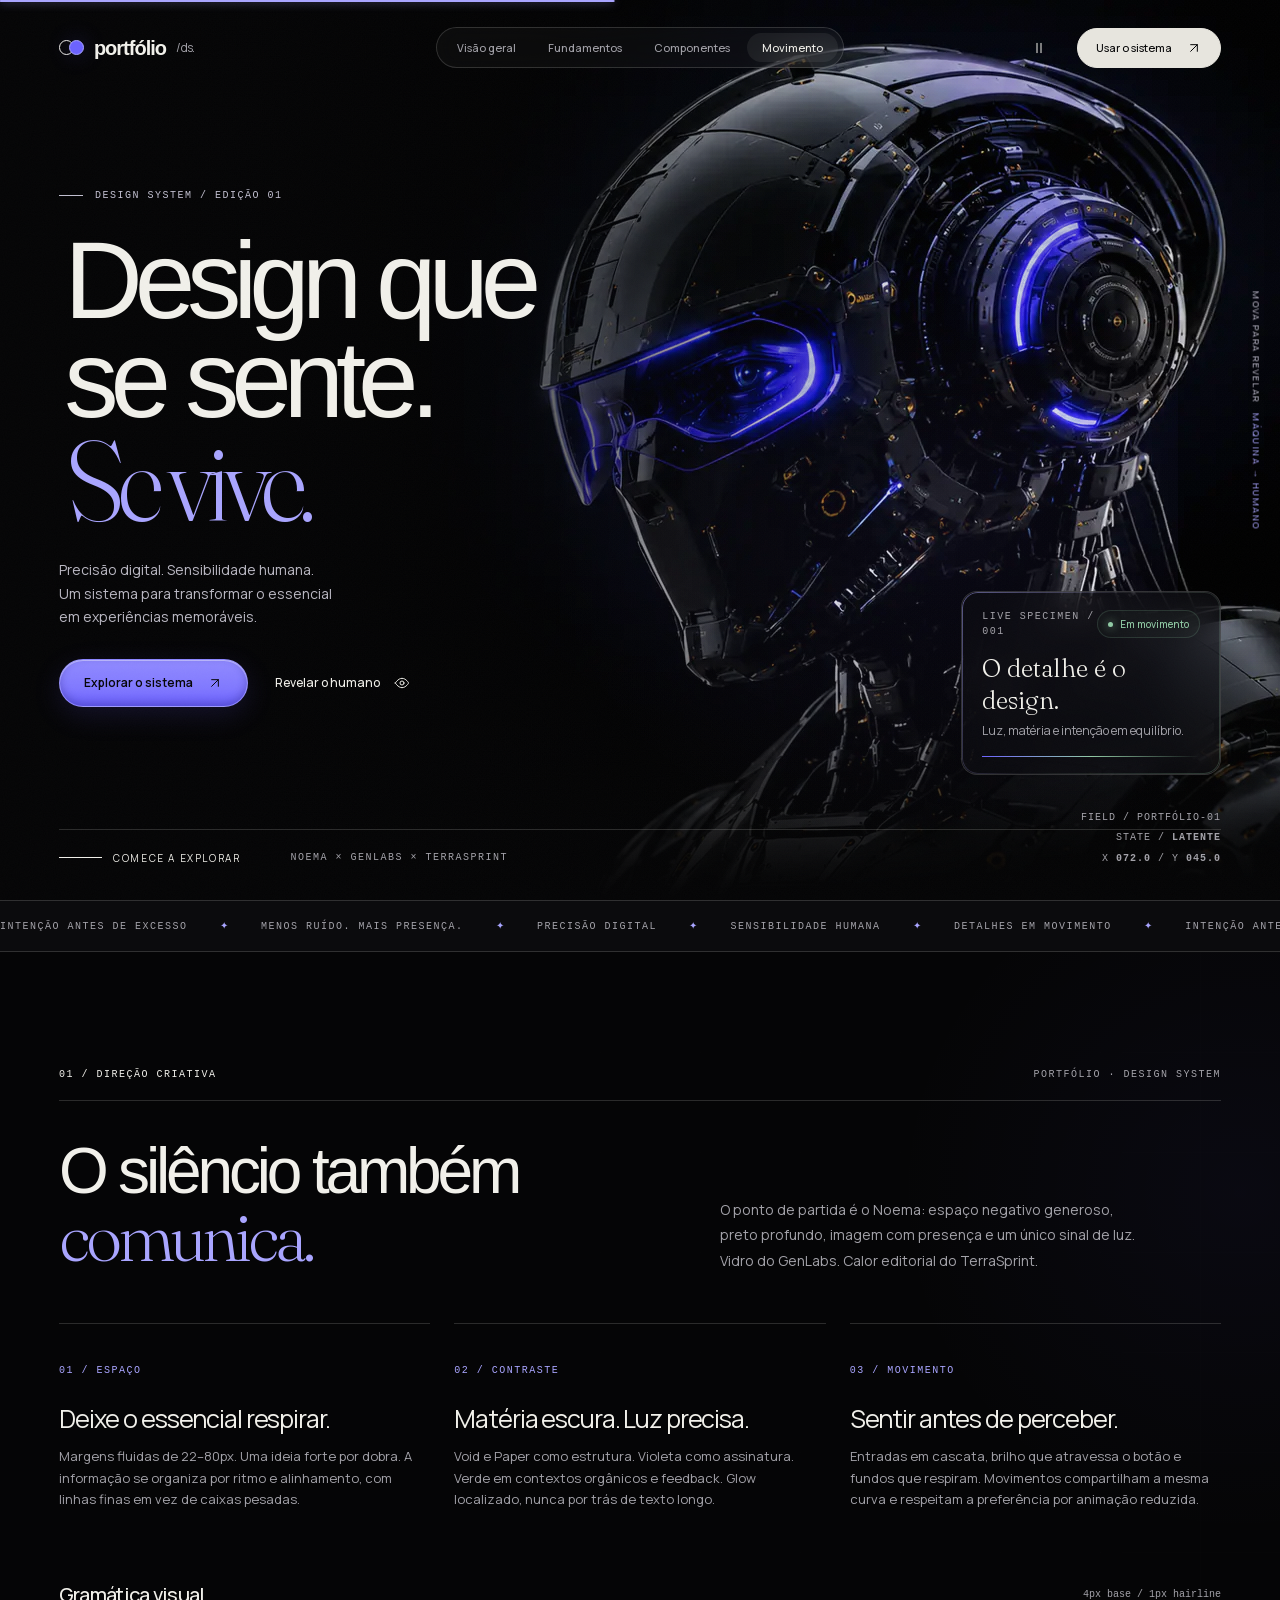
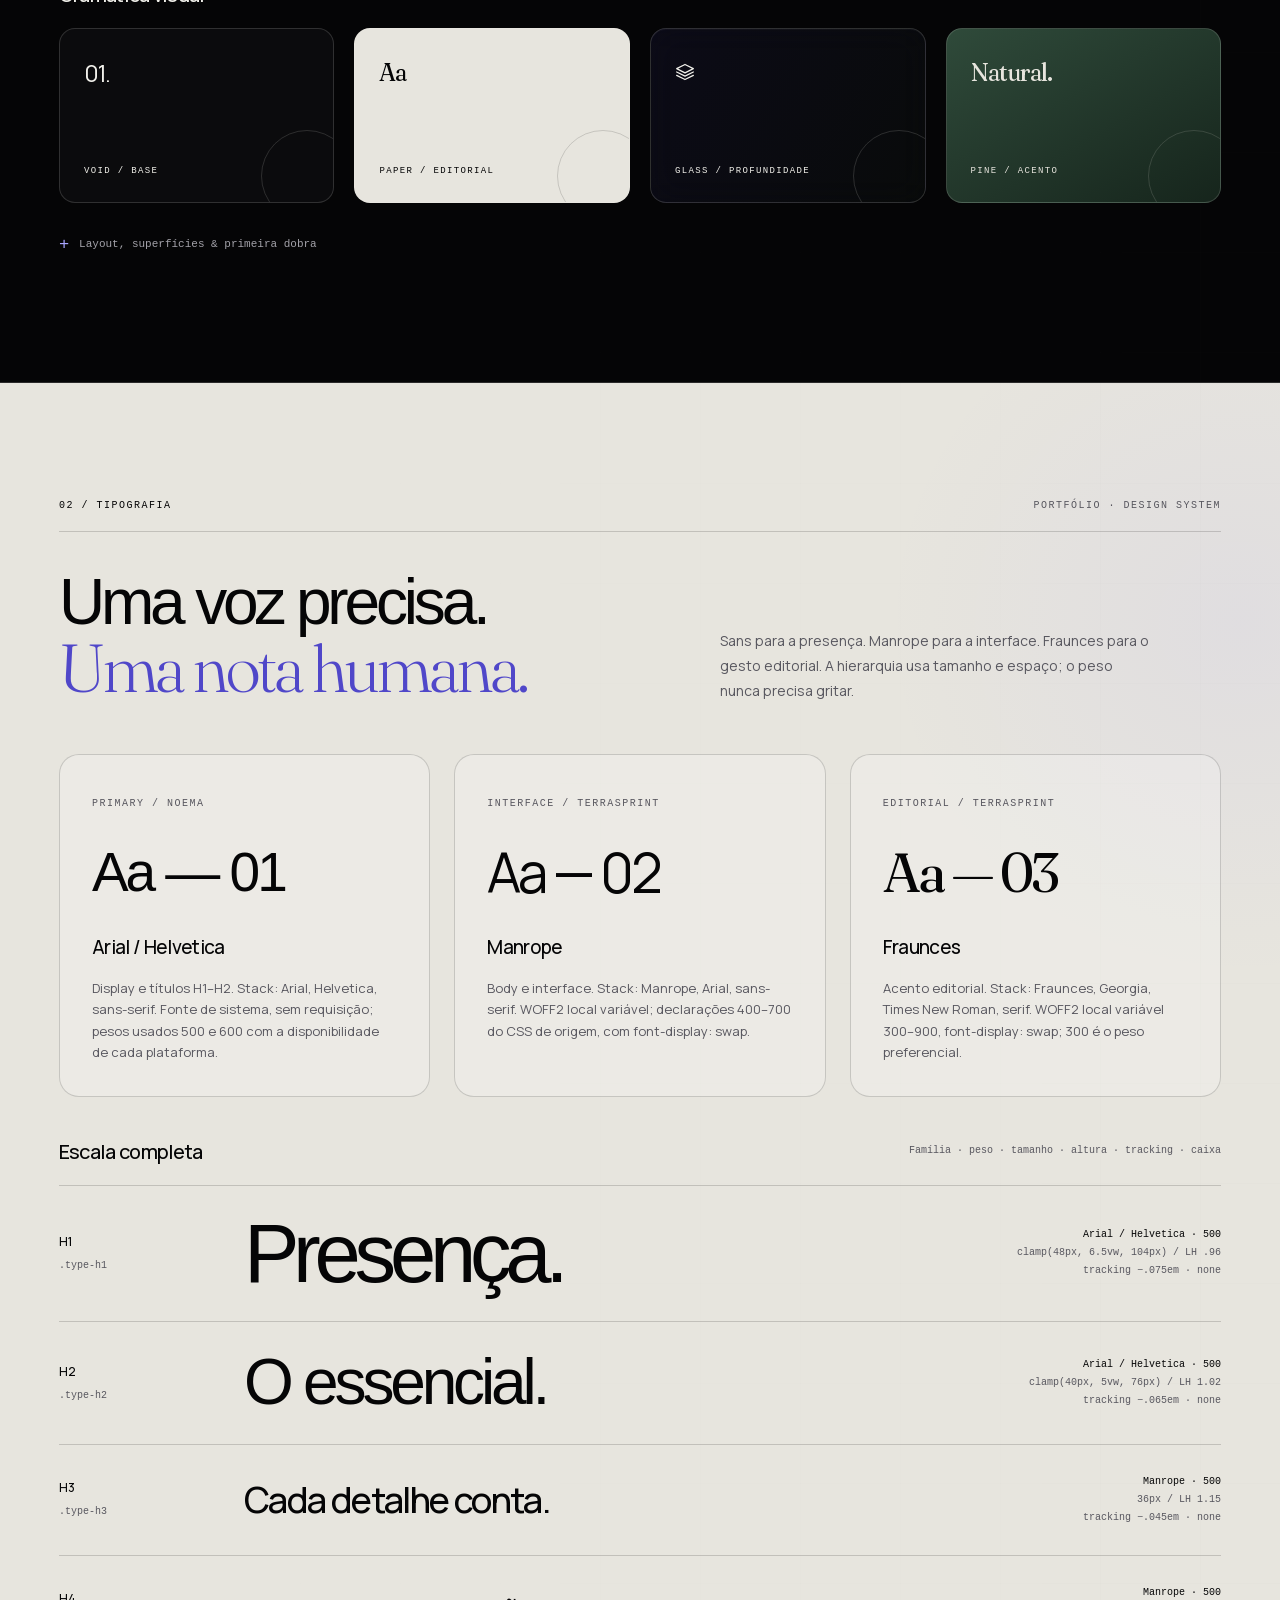
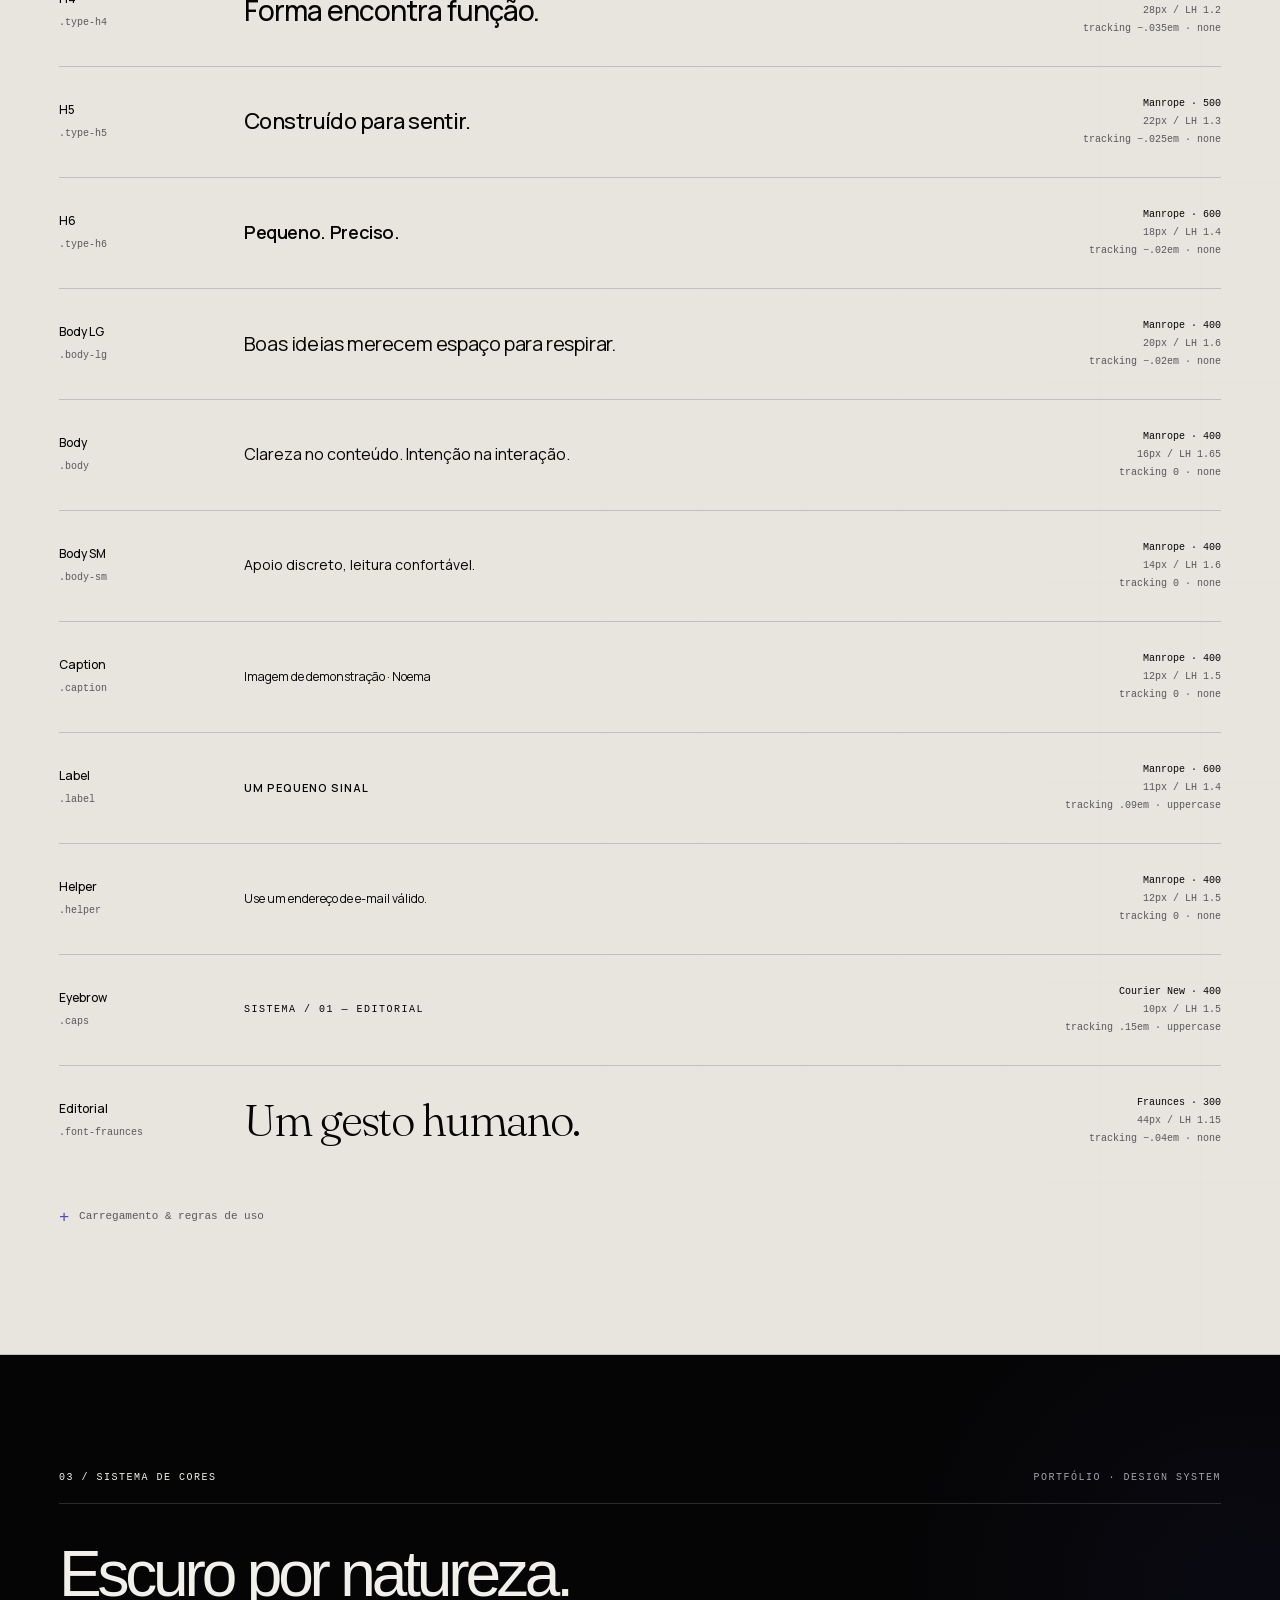
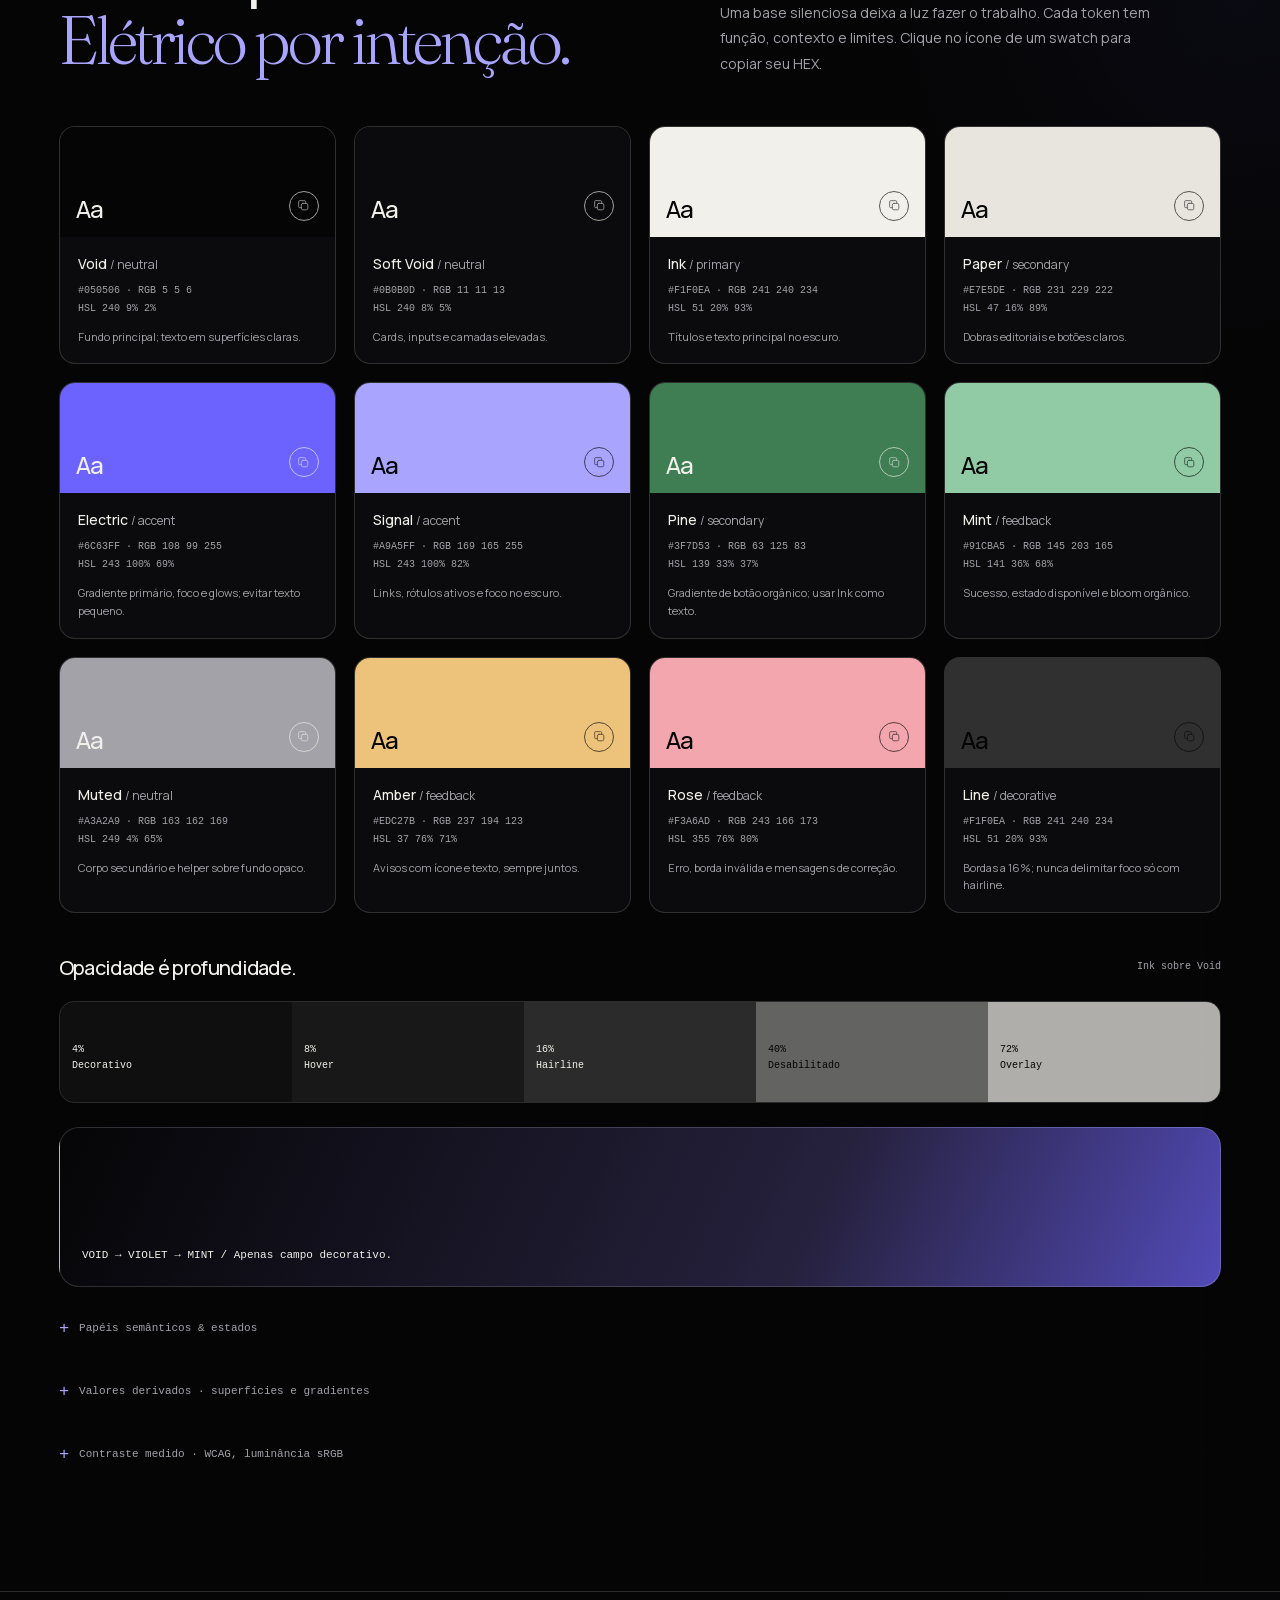
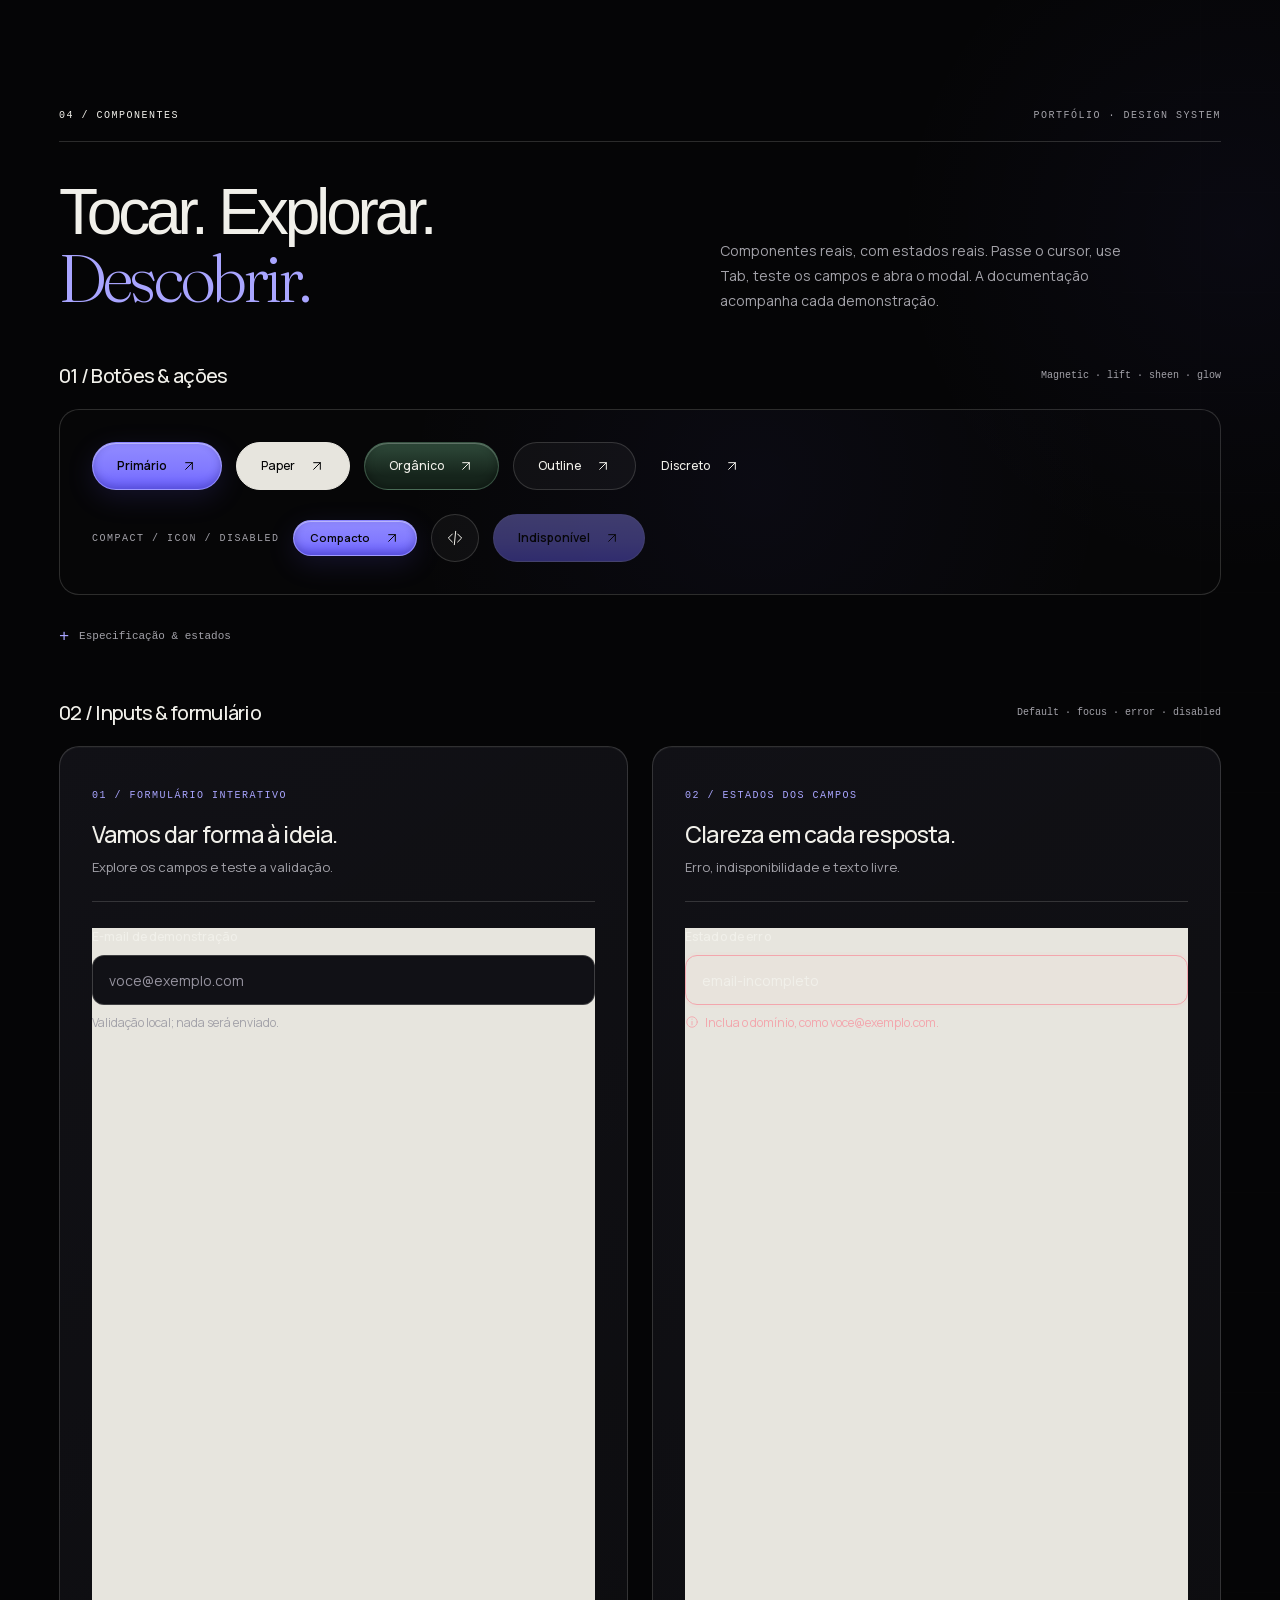
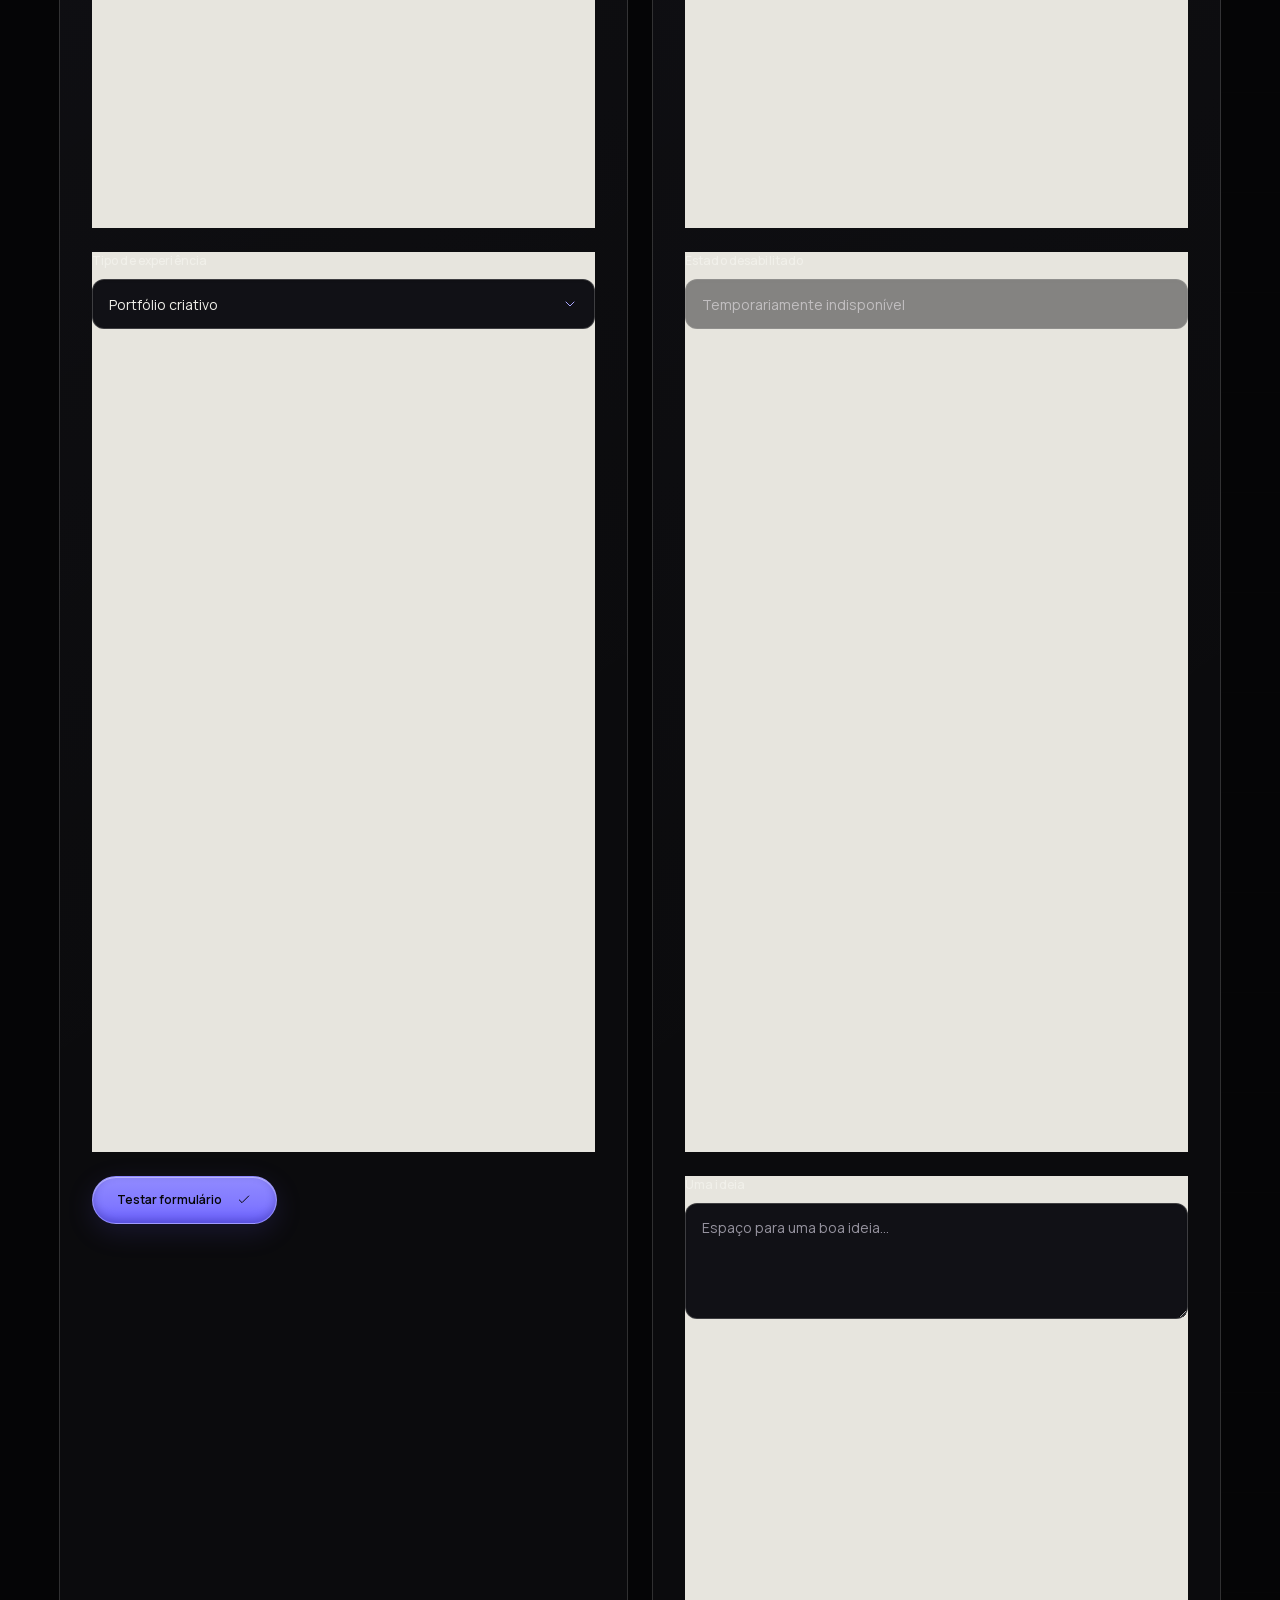
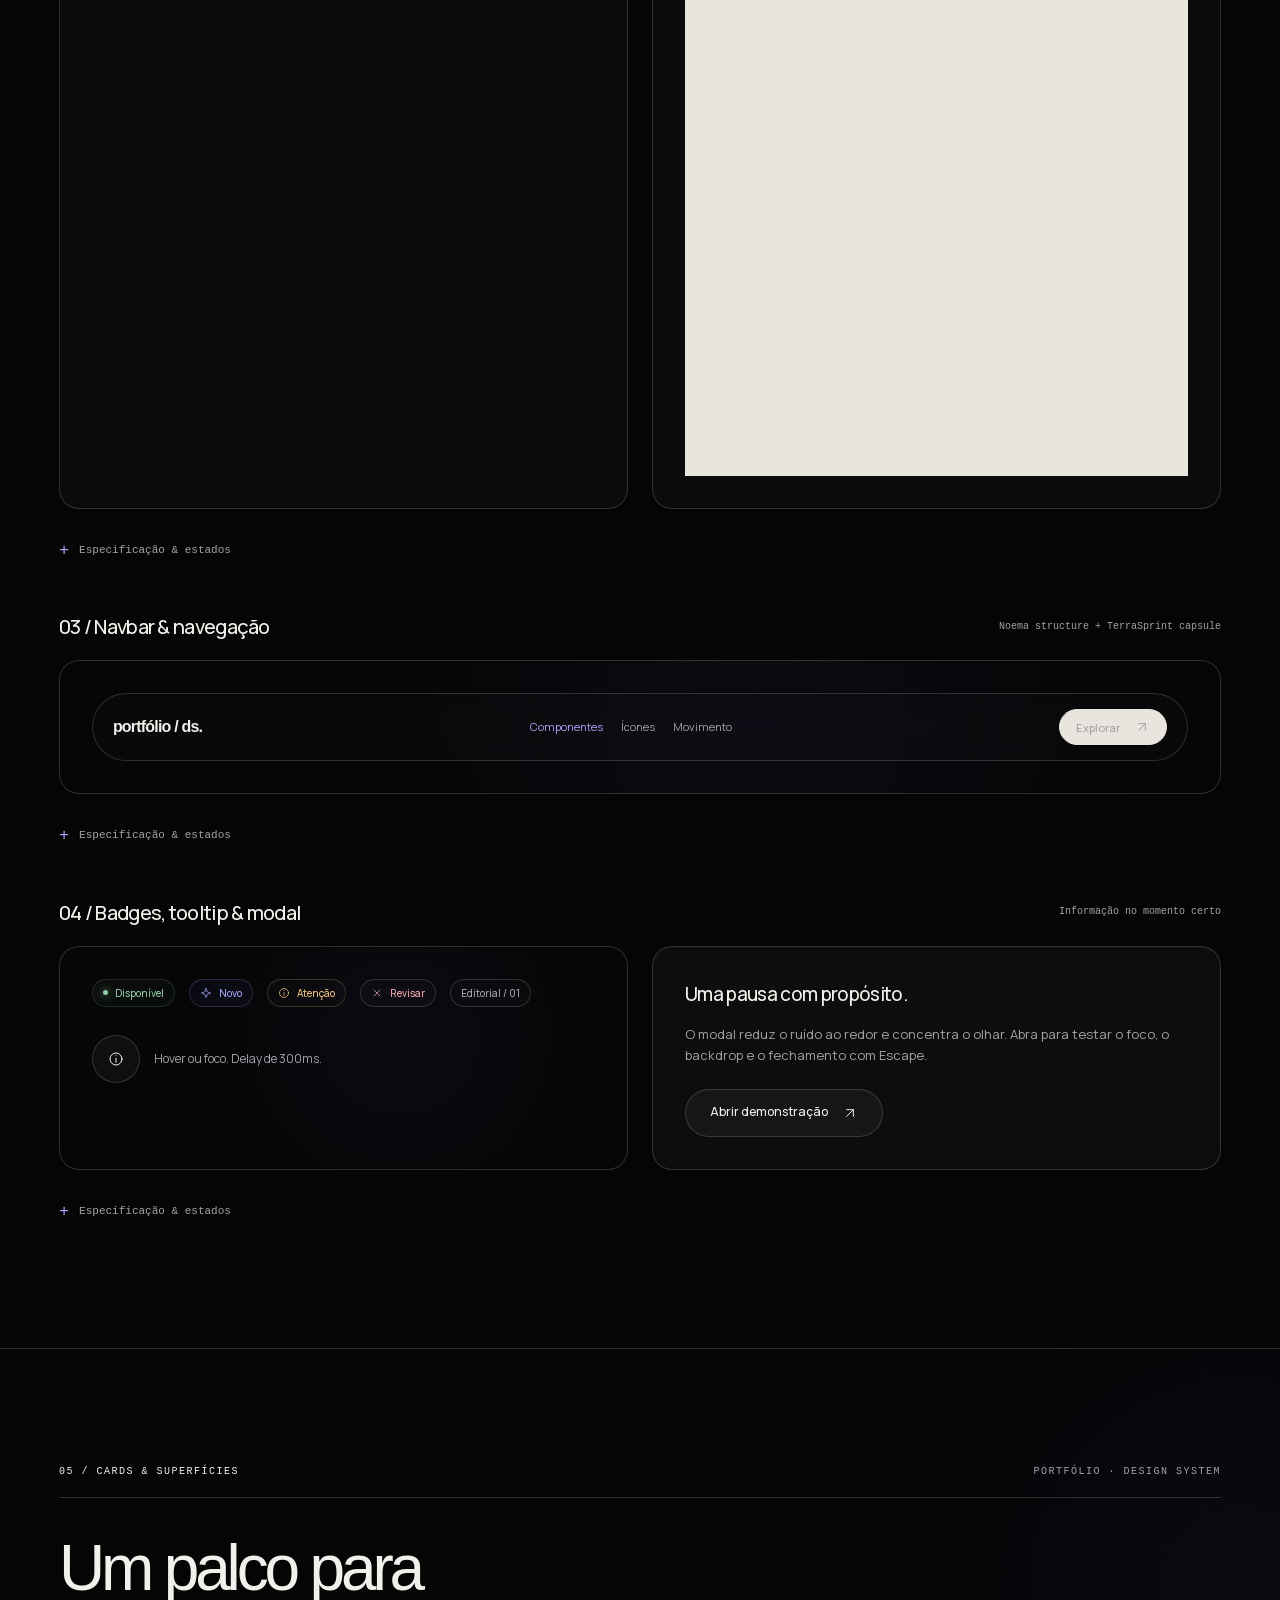
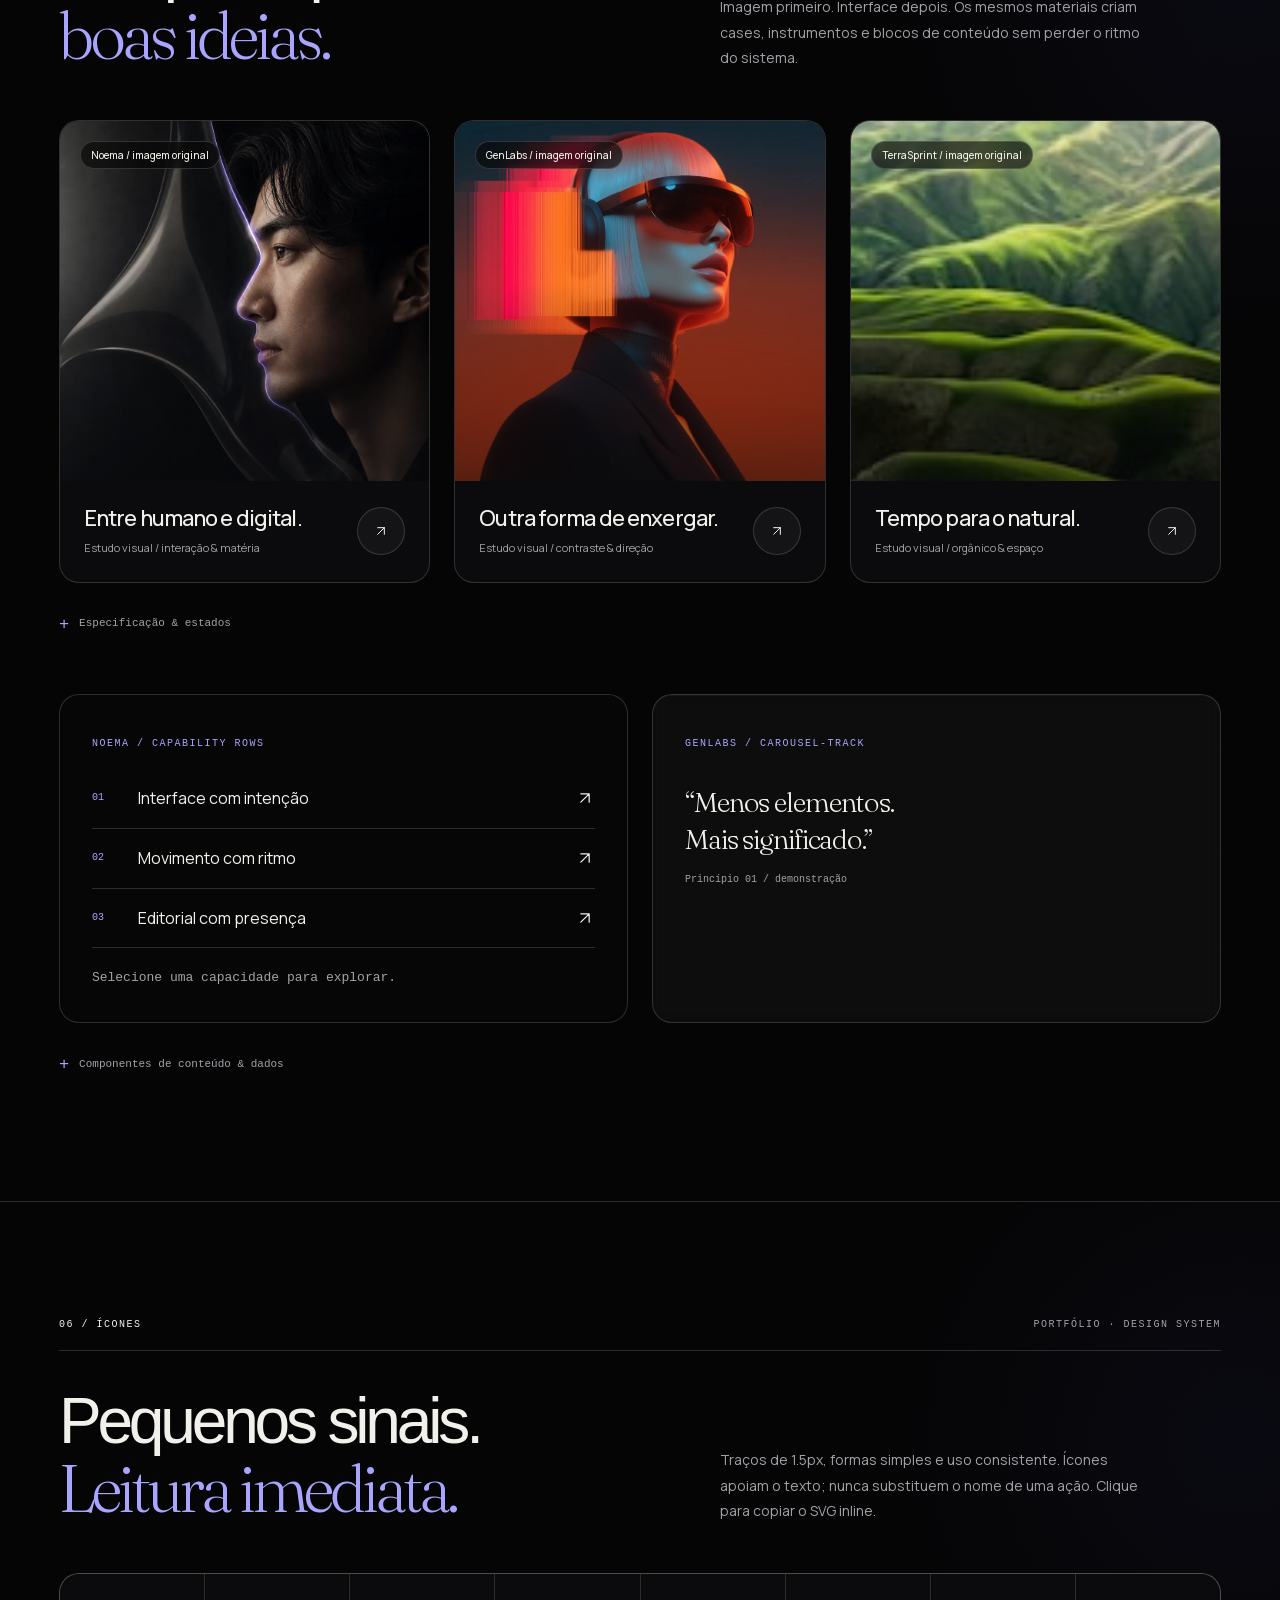
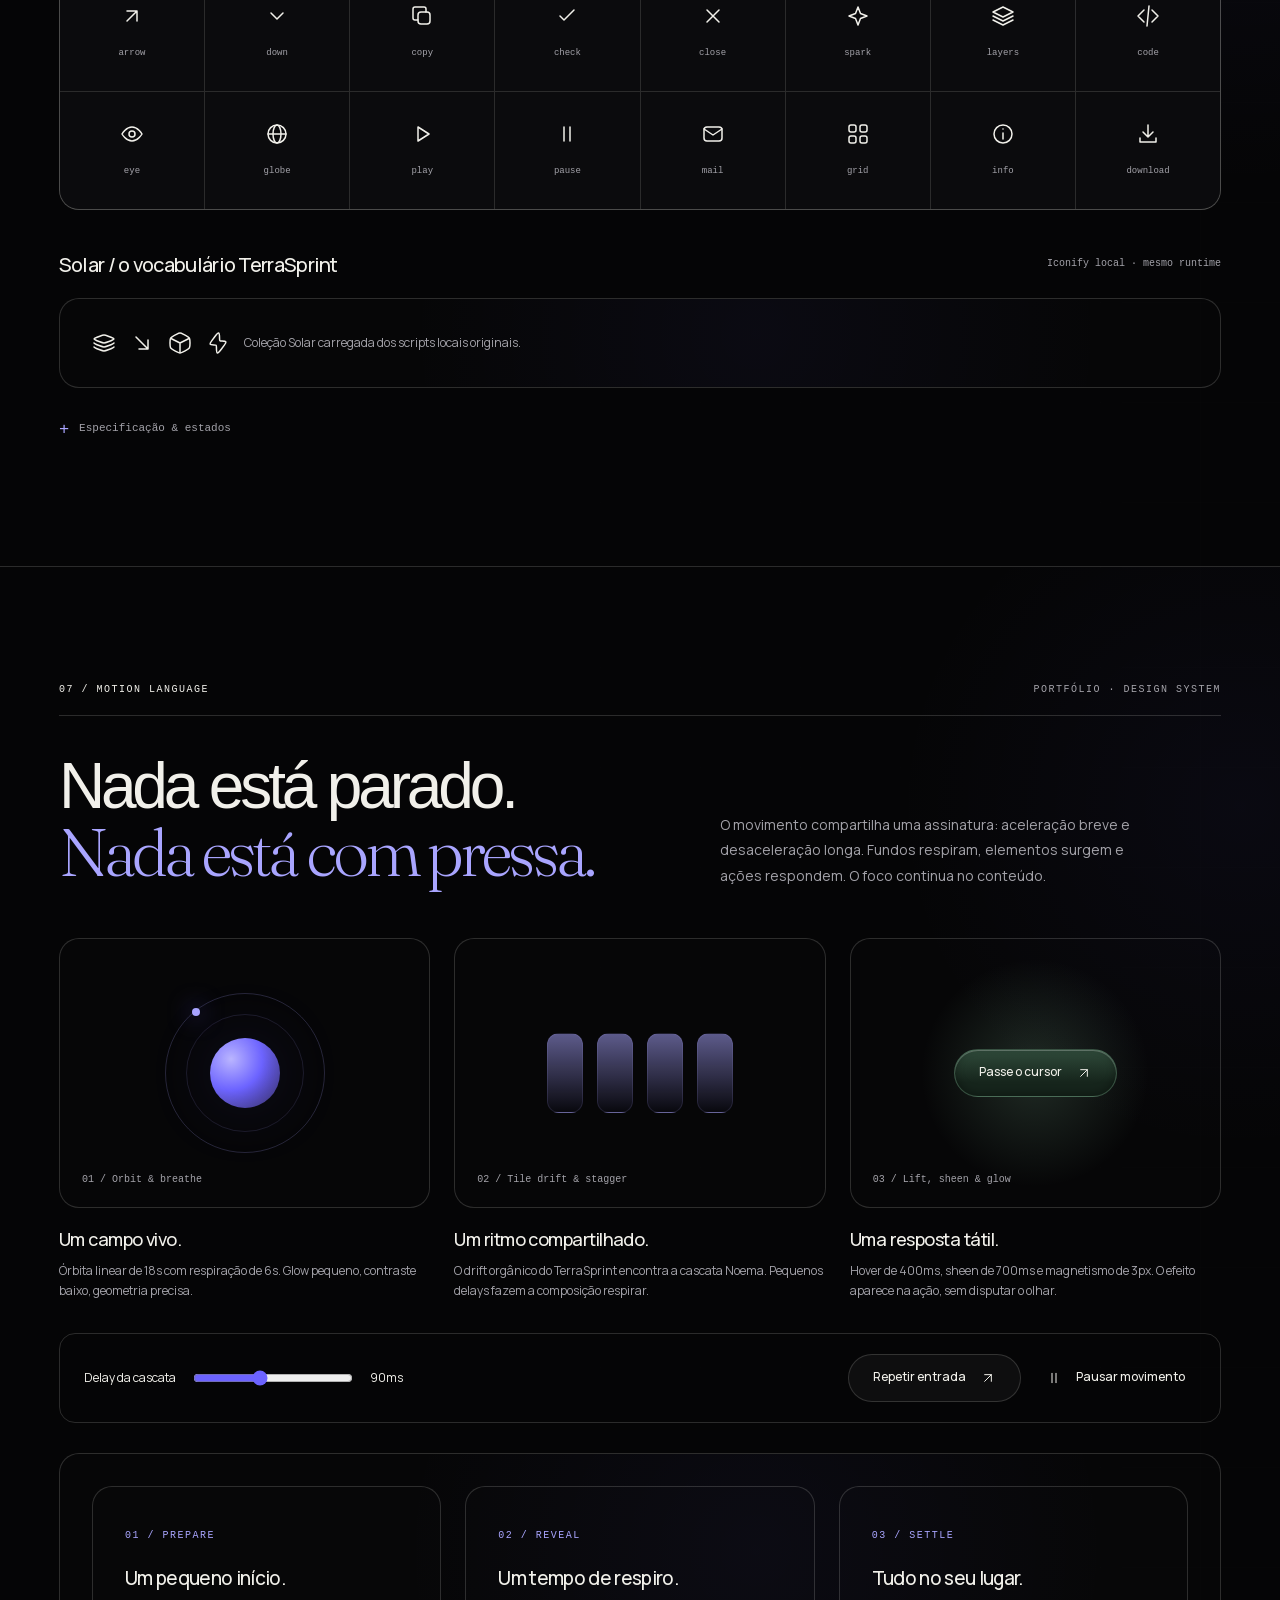
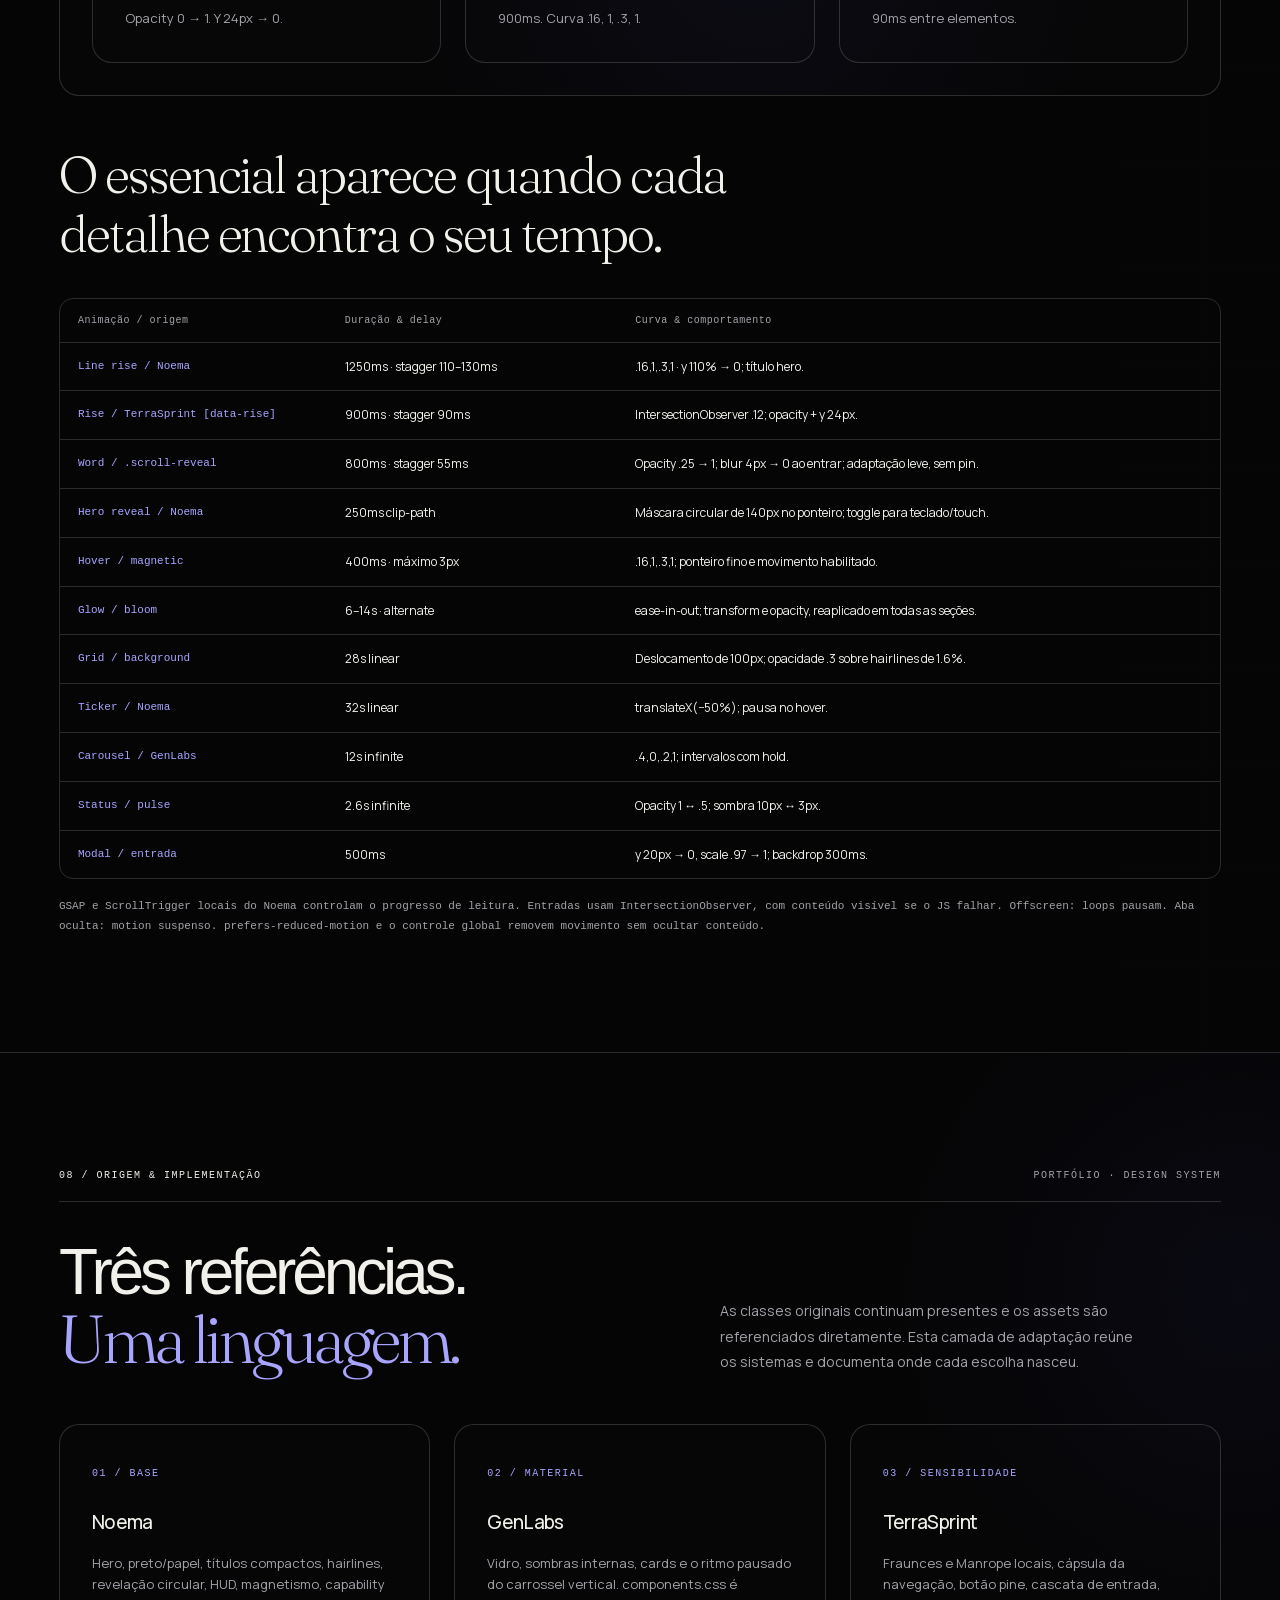
<file: assets/design_system_portifolio.html>
<!DOCTYPE html>
<html lang="pt-BR">
<head>
<meta charset="UTF-8">
<meta name="viewport" content="width=device-width,initial-scale=1">
<meta name="theme-color" content="#050506">
<meta name="description" content="Design system de portfólio: minimalismo Noema, vidro GenLabs e sensibilidade editorial TerraSprint. Tokens, componentes e motion em demonstrações interativas.">
<title>Portfólio — Design System</title>
<!-- Local artifact: preserve assets/ and ../referenciais/. Original source files are never modified. -->
<link rel="preload" href="../referenciais/terrasprint-ai-design-system/assets/overview/assets/fonts.gstatic.com/s/manrope/v20/xn7gYHE41ni1AdIRggexSvfedN4.woff2" as="font" type="font/woff2" crossorigin>
<link rel="stylesheet" href="../referenciais/noema-ai-studio-74-design-system/assets/overview/assets/noema-ai-studio-74.aura.build/noema.css">
<link rel="stylesheet" href="../referenciais/genlabs-design-system/assets/overview/assets/css/components.css">
<link rel="stylesheet" href="../referenciais/terrasprint-ai-design-system/assets/overview/assets/fonts.googleapis.com/css2__qed4d15e6.css">
<link rel="stylesheet" href="../referenciais/terrasprint-ai-design-system/assets/overview/assets/fonts.googleapis.com/css2__qf7d38554.css">
<style>

/* Adaptation layer. Original selectors: Noema hero/nav/magnetic/cue/ticker;
   GenLabs glass-panel/glass-card/carousel-track; TerraSprint font-fraunces,
   font-manrope/[data-rise]/.scroll-reveal/#navCapsule. See provenance below. */
:root{--ink:#f1f0ea;--paper:#e7e5de;--void:#050506;--void-soft:#0b0b0d;--electric:#6c63ff;--signal:#a9a5ff;--pine:#3f7d53;--mint:#91cba5;--warning:#edc27b;--danger:#f3a6ad;--muted:#a3a2a9;--line:rgba(241,240,234,.16);--line-dark:rgba(5,5,6,.16);--font-primary:Arial,Helvetica,sans-serif;--font-ui:'Manrope',Arial,sans-serif;--font-editorial:'Fraunces',Georgia,'Times New Roman',serif;--font-mono:'Courier New',Courier,monospace;--ease:cubic-bezier(.16,1,.3,1);--pad:clamp(22px,4.6vw,80px);--radius:20px;--section-space:clamp(80px,9vw,144px);--mx:72%;--my:45%}
html{scroll-padding-top:110px}body{font:400 16px/1.65 var(--font-ui);overflow-x:hidden}button,input,select,textarea{font:inherit}button,a,input,select,textarea,summary{ -webkit-tap-highlight-color:transparent}button{cursor:pointer}a{color:inherit}p,h1,h2,h3,h4,h5,h6{margin:0}button:disabled{cursor:not-allowed;opacity:.4;transform:none!important;box-shadow:none!important}button:disabled::after{display:none}a:focus-visible,button:focus-visible,summary:focus-visible,[tabindex]:focus-visible{outline:2px solid var(--signal);outline-offset:5px}body:has(dialog[open]){overflow:hidden}code,pre,.mono{font-family:var(--font-mono)}code{font-size:12px;overflow-wrap:anywhere}pre{white-space:pre-wrap;overflow-wrap:anywhere;font-size:12px;line-height:1.8}svg.icon{width:20px;height:20px;flex:none;stroke:currentColor;fill:none;stroke-width:1.5;stroke-linecap:round;stroke-linejoin:round}iconify-icon{display:inline-flex;flex-shrink:0;font-size:20px}.font-fraunces{font-family:var(--font-editorial)}.font-manrope{font-family:var(--font-ui)}.muted{color:var(--muted)}.accent{color:var(--signal)}.caps,.eyebrow,.ds-cap{font:400 10px/1.5 var(--font-mono);letter-spacing:.15em;text-transform:uppercase}.eyebrow{gap:12px}.eyebrow::before{width:24px}.body-lg{font:400 20px/1.6 var(--font-ui);letter-spacing:-.02em}.body{font:400 16px/1.65 var(--font-ui)}.body-sm{font:400 14px/1.6 var(--font-ui)}.caption{font:400 12px/1.5 var(--font-ui)}.label{font:600 11px/1.4 var(--font-ui);letter-spacing:.09em;text-transform:uppercase}.helper{font:400 12px/1.5 var(--font-ui);letter-spacing:0}
.skip-link{position:fixed;top:10px;left:20px;transform:translateY(-200%);z-index:600;padding:12px 20px;background:var(--paper);color:var(--void)}.skip-link:focus{transform:none}.noise{opacity:.23;z-index:80;background-image:url("data:image/svg+xml,%3Csvg viewBox='0 0 180 180' xmlns='http://www.w3.org/2000/svg'%3E%3Cfilter id='n'%3E%3CfeTurbulence type='fractalNoise' baseFrequency='.92' numOctaves='3' stitchTiles='stitch'/%3E%3C/filter%3E%3Cpath fill='%23fff' opacity='.10' filter='url(%23n)' d='M0 0h180v180H0z'/%3E%3C/svg%3E");background-size:180px}.global-progress{z-index:150}.cursor-ring{display:none;mix-blend-mode:normal;border-color:rgba(169,165,255,.4);width:32px;height:32px;z-index:160}.cursor-ring.is-active{width:52px;height:52px;background:rgba(169,165,255,.05)}.cursor-ring.is-visible{display:block}
.nav{padding:24px var(--pad);height:96px;grid-template-columns:1fr auto 1fr;mix-blend-mode:normal;transition:background .4s,border .4s,padding .4s;border-bottom:1px solid transparent}.nav.is-scrolled{background:rgba(5,5,6,.88);backdrop-filter:blur(20px);border-bottom-color:var(--line);height:80px}.nav__brand{display:flex;align-items:center;gap:10px;font:600 20px/1 var(--font-primary);letter-spacing:-.05em}.brand-symbol{display:inline-flex;width:25px;height:25px;position:relative}.brand-symbol i{position:absolute;width:15px;height:15px;border:1px solid var(--ink);border-radius:50%;left:0;top:5px}.brand-symbol i:last-child{left:10px;background:var(--electric);border-color:var(--signal);box-shadow:0 0 22px #6c63ff44}#navCapsule{display:flex;align-items:center;padding:5px;gap:2px;border:1px solid var(--line);border-radius:100px;background:rgba(255,255,255,.03);backdrop-filter:blur(14px)}#navCapsule a{padding:7px 15px;font:500 11px/1.4 var(--font-ui);color:var(--muted);transition:background .3s,color .3s;border-radius:100px}#navCapsule a:hover,#navCapsule a.is-current{background:rgba(241,240,234,.07);color:var(--ink)}.nav-right{justify-self:end;display:flex;align-items:center;gap:14px}.nav-right .button{min-height:40px;font-size:11px;padding:0 18px}.menu-button{display:none;width:40px;height:40px;border:1px solid var(--line);border-radius:50%;padding:10px}.menu-button span{margin:5px 0}.menu-button[aria-expanded=true] span:first-child{transform:translateY(3px) rotate(45deg)}.menu-button[aria-expanded=true] span:last-child{transform:translateY(-3px) rotate(-45deg);width:100%}.mobile-menu{display:none;position:fixed;inset:80px 16px auto;background:#111114;border:1px solid var(--line);border-radius:20px;padding:16px;z-index:120}.mobile-menu.is-open{display:grid;animation:rise .5s var(--ease)}.mobile-menu a{padding:12px 16px;border-bottom:1px solid var(--line)}
.hero{height:100svh;min-height:760px;max-height:1200px;background:var(--void)}.hero__visual{cursor:auto;inset:0;overflow:hidden}.hero__image{inset:0;width:100%;height:100%;object-position:center;animation:image-arrive 1.7s var(--ease) both;will-change:auto}.hero__visual::after{background:linear-gradient(90deg,#050506 0%,rgba(5,5,6,.95) 20%,rgba(5,5,6,.55) 45%,rgba(5,5,6,.03) 67%),linear-gradient(0deg,#050506 0%,transparent 35%,rgba(5,5,6,.2) 100%);z-index:3}.hero__image--human{transition:clip-path .25s ease-out}.hero__halo{width:250px;z-index:4}.hero__copy{width:68%;max-width:950px;padding:145px var(--pad) 150px;justify-content:center;pointer-events:none}.hero h1{font:500 clamp(76px,8.5vw,136px)/.91 var(--font-primary);letter-spacing:-.075em;max-width:12ch;margin:28px 0 26px}.hero h1>span{display:block}.hero h1 .font-fraunces{font-weight:300;font-size:1.04em;letter-spacing:-.065em;font-style:normal;color:var(--signal)}.line-mask{overflow:hidden;padding:0 .05em .15em;margin-bottom:-.15em}.line-mask>span{display:block;animation:line-rise 1.25s var(--ease) both;animation-delay:var(--delay,0ms)}.hero .eyebrow{animation:rise 1s var(--ease) both;animation-delay:.15s;color:#c2c0d1}.hero__lead{max-width:330px;color:#bab8c3;font:400 14px/1.7 var(--font-ui);animation:rise 1s var(--ease) .45s both}.hero-actions{display:flex;align-items:center;gap:16px;margin-top:30px;pointer-events:auto;animation:rise 1s var(--ease) .6s both}.hero__coordinates{bottom:34px;right:var(--pad);font-size:10px;letter-spacing:.1em;color:var(--muted)}.hero-bottom{position:absolute;bottom:34px;left:var(--pad);right:var(--pad);z-index:5;display:flex;align-items:center;gap:50px;padding-top:20px;border-top:1px solid var(--line)}.hero-bottom .scroll-cue{font-size:10px}.hero-bottom .caps{color:var(--muted)}.hero__mode{top:44%;right:32px;font-size:9px;color:#c0bdce}.hero__mode button{background:none;border:0;color:var(--signal);padding:0;text-transform:uppercase;font:inherit;letter-spacing:inherit}.hero-card{position:absolute;z-index:5;bottom:125px;right:var(--pad);width:260px;border-radius:16px;padding:17px 20px;background:rgba(15,15,20,.58)!important;backdrop-filter:blur(16px);border:1px solid #ffffff24;animation:rise 1.2s var(--ease) .8s both;box-shadow:0 15px 50px #0005}.hero-card-top{display:flex;justify-content:space-between;align-items:center;margin-bottom:14px}.hero-card strong{font:300 25px/1.2 var(--font-editorial)}.hero-card .caption{color:var(--muted);margin-top:6px}.hero-card .signal-line{height:1px;background:linear-gradient(90deg,var(--electric),var(--mint),transparent);margin-top:16px;transform-origin:left;animation:cue 4s ease-in-out infinite}.hero-bloom{position:absolute;inset:20% 8% 8% 40%;background:radial-gradient(ellipse at 65% 55%,#6c63ff14,transparent 65%);z-index:4;pointer-events:none;animation:bloom 9s ease-in-out infinite alternate}
.button{--button-bg:rgba(241,240,234,.04);position:relative;display:inline-flex;align-items:center;justify-content:center;gap:14px;min-height:48px;padding:0 24px;border:1px solid var(--line);border-radius:100px;color:var(--ink);background:var(--button-bg);font:500 12px/1.4 var(--font-ui);isolation:isolate;overflow:hidden;transition:transform .4s var(--ease),box-shadow .4s,border-color .4s,background .4s;white-space:nowrap}.button::after{content:'';position:absolute;inset:-50%;background:linear-gradient(110deg,transparent 35%,#ffffff22 49%,transparent 62%);transform:translateX(-110%);transition:transform .7s var(--ease);pointer-events:none;z-index:-1}.button:hover::after{transform:translateX(110%)}.button:hover{border-color:#a9a5ff66;box-shadow:0 0 32px #6c63ff1a;transform:translateY(-2px)}.button:active{transform:translateY(0) scale(.98)}.button .icon{width:16px;height:16px;transition:transform .4s var(--ease)}.button:hover .icon{transform:translate(2px,-2px)}.button-primary{--button-bg:linear-gradient(180deg,#918bff,#8179ff 60%,#6c63ff);color:#050506;border-color:#b0acff77;box-shadow:inset 0 1px 0 #ffffff66,inset 0 -3px 8px #211b7755,0 8px 28px #6c63ff25;font-weight:600}.button-primary:hover{box-shadow:inset 0 1px 0 #fff8,0 0 40px #6c63ff55}.button-light{--button-bg:var(--paper);color:var(--void);border-color:var(--paper)}.button-pine{--button-bg:linear-gradient(180deg,#2f4a3a,#16251c 70%);border-color:#91cba544;box-shadow:inset 0 1px 0 #ffffff3d,inset 0 -3px 8px #0005}.button-ghost{border-color:transparent;background:transparent;padding:0 10px}.button-sm{min-height:36px;padding:0 16px;font-size:11px}.button-icon{width:48px;padding:0}.rounded-full{border-radius:9999px}.inline-flex{display:inline-flex}.transition-transform{transition:transform .3s var(--ease)}.group:hover .group-hover\:translate-y-0\.5{transform:translateY(2px)}.hover\:-translate-y-0\.5:hover{transform:translateY(-2px)}
.signal-strip{height:52px;background:var(--void-soft);color:var(--muted);border-top:1px solid var(--line);border-bottom:1px solid var(--line)}.signal-strip__track{font:400 10px/1.5 var(--font-mono);letter-spacing:.15em;animation-duration:32s}.signal-strip__track span::after{color:var(--signal)}.signal-strip:hover .signal-strip__track{animation-play-state:paused}
.ds-group{position:relative;isolation:isolate;overflow:hidden;padding:var(--section-space) var(--pad);border-bottom:1px solid var(--line);background:var(--void)}.ds-group::before{content:'';position:absolute;width:720px;height:720px;right:-320px;top:-120px;background:radial-gradient(ellipse,#6c63ff0c,transparent 68%);animation:bloom 14s ease-in-out infinite alternate;pointer-events:none;z-index:-1}.ds-group::after{content:'';position:absolute;inset:0;z-index:-1;pointer-events:none;opacity:.3;background-image:linear-gradient(#ffffff04 1px,transparent 1px),linear-gradient(90deg,#ffffff04 1px,transparent 1px);background-size:100px 100px;mask-image:linear-gradient(90deg,transparent,black);animation:grid-drift 28s linear infinite}.section-inner{max-width:1440px;margin:auto}.ds-top{display:flex;justify-content:space-between;gap:20px;padding-bottom:18px;border-bottom:1px solid var(--line);margin-bottom:38px}.ds-top span:last-child{color:var(--muted)}.ds-head{display:grid;grid-template-columns:1.2fr 1fr;align-items:end;gap:60px;margin-bottom:50px}.ds-head h2,.section-title{font:500 clamp(44px,5vw,76px)/1.02 var(--font-primary);letter-spacing:-.065em}.ds-head h2 em,.section-title em{font:300 1.04em/1 var(--font-editorial);letter-spacing:-.06em;font-style:normal;color:var(--signal)}.ds-head p{max-width:430px;font-size:14px;line-height:1.8;color:var(--muted)}.ds-sub{display:flex;align-items:center;justify-content:space-between;gap:20px;margin:42px 0 20px}.ds-sub h3{font:500 20px/1.3 var(--font-ui);letter-spacing:-.035em}.ds-sub>span{font-size:10px;color:var(--muted)}.ds-meta{display:block;font:400 11px/1.8 var(--font-mono);color:var(--muted);margin-top:18px;overflow-wrap:anywhere}.ds-meta b{color:var(--ink);font-weight:400}.ds-row{display:flex;flex-wrap:wrap;gap:14px;align-items:center}.grid-2{display:grid;grid-template-columns:1fr 1fr;gap:24px}.grid-3{display:grid;grid-template-columns:repeat(3,1fr);gap:24px}.grid-4{display:grid;grid-template-columns:repeat(4,1fr);gap:20px}.ds-sheet,.ds-stage{position:relative;border:1px solid var(--line);border-radius:20px;background:#ffffff02;padding:32px;min-width:0}.ds-stage{overflow:hidden}.ds-stage::before{content:'';position:absolute;inset:0;pointer-events:none;background:radial-gradient(circle at var(--px,60%) var(--py,40%),#6c63ff0c,transparent 50%);animation:bloom 12s ease-in-out infinite alternate}.ds-stage>*{position:relative}.ds-sheet h3{font-size:19px;letter-spacing:-.035em;font-weight:500;margin-bottom:14px}.ds-sheet p{font-size:13px;color:var(--muted)}.ds-sheet .button{margin-top:22px}.surface-paper{background:var(--paper);color:var(--void);--signal:#5047c9;--muted:#58575f;--line:rgba(5,5,6,.16)}.surface-paper::before{background:radial-gradient(ellipse,#6c63ff0f,transparent 70%)}.surface-paper::after{background-image:linear-gradient(#05050608 1px,transparent 1px),linear-gradient(90deg,#05050608 1px,transparent 1px)}.surface-paper .ds-head h2 em{color:#5047c9}.surface-paper .ds-top{border-color:var(--line)}.surface-paper .ds-meta b{color:var(--void)}.surface-paper .ds-sheet{background:#ffffff38}.principle{padding:30px 0;border-top:1px solid var(--line)}.principle .caps{color:var(--signal)}.principle h3{margin:24px 0 12px;font:400 25px/1.2 var(--font-ui);letter-spacing:-.045em}.principle p{color:var(--muted);font-size:13px}.statement{font:300 clamp(36px,4vw,60px)/1.15 var(--font-editorial);letter-spacing:-.04em;max-width:22ch}.statement em{font-style:normal;color:var(--signal)}
.type-row{display:grid;grid-template-columns:160px minmax(0,1fr) 230px;gap:25px;align-items:center;border-top:1px solid var(--line);padding:28px 0}.type-role{font:500 12px/1.5 var(--font-ui)}.type-role small{display:block;color:var(--muted);font:400 10px/1.6 var(--font-mono);margin-top:7px}.type-sample{overflow-wrap:anywhere}.type-spec{text-align:right;font:400 10px/1.8 var(--font-mono);color:var(--muted)}.type-spec b{font-weight:400;color:var(--void)}.type-h1{font:500 clamp(48px,6.5vw,104px)/.96 var(--font-primary);letter-spacing:-.075em}.type-h2{font:500 clamp(40px,5vw,76px)/1.02 var(--font-primary);letter-spacing:-.065em}.type-h3{font:500 36px/1.15 var(--font-ui);letter-spacing:-.045em}.type-h4{font:500 28px/1.2 var(--font-ui);letter-spacing:-.035em}.type-h5{font:500 22px/1.3 var(--font-ui);letter-spacing:-.025em}.type-h6{font:600 18px/1.4 var(--font-ui);letter-spacing:-.02em}.font-sample{font-size:55px;line-height:1.3;letter-spacing:-.055em;margin:24px 0}.spec-table-wrap{overflow-x:auto;border:1px solid var(--line);border-radius:14px;margin-top:20px}.spec-table{border-collapse:collapse;width:100%;min-width:560px;font-size:12px;text-align:left}.spec-table th{padding:14px 18px;border-bottom:1px solid var(--line);color:var(--muted);font:400 10px/1.5 var(--font-mono);letter-spacing:.05em}.spec-table td{padding:14px 18px;border-bottom:1px solid var(--line);vertical-align:top}.spec-table tr:last-child td{border:0}.spec-table td:first-child{width:23%;color:var(--signal);font-family:var(--font-mono);font-size:11px}.surface-paper .spec-table td:first-child{color:#5047c9}details{margin-top:20px}summary{font:400 11px/1.6 var(--font-mono);color:var(--muted);cursor:pointer;padding:8px 0;list-style:none;display:flex;align-items:center;gap:10px}summary::before{content:'+';color:var(--signal);font-size:17px}details[open] summary::before{content:'−'}
.palette{display:grid;grid-template-columns:repeat(4,1fr);gap:18px}.swatch{border:1px solid var(--line);border-radius:16px;overflow:hidden;transition:transform .5s var(--ease),border-color .3s;background:#0b0b0d}.swatch:hover{transform:translateY(-5px);border-color:#a9a5ff55}.swatch-color{height:110px;position:relative;display:flex;align-items:flex-end;justify-content:space-between;padding:16px}.swatch-color span{font:500 24px/1 var(--font-ui);letter-spacing:-.04em}.swatch-copy{width:30px;height:30px;border:1px solid currentColor;border-radius:50%;background:transparent;color:inherit;opacity:.65;display:grid;place-items:center}.swatch-copy:hover{opacity:1}.swatch-copy .icon{width:13px;height:13px}.swatch-info{padding:18px}.swatch-info h3{font:500 14px/1.3 var(--font-ui);margin-bottom:8px}.swatch-info code{font-size:10px;display:block;color:var(--muted);line-height:1.8}.swatch-info p{font-size:11px;margin-top:10px;color:var(--muted);line-height:1.6}.opacity-strip{display:grid;grid-template-columns:repeat(5,1fr);border:1px solid var(--line);border-radius:15px;overflow:hidden}.opacity-cell{padding:28px 12px;min-height:100px;display:grid;align-content:end;font:400 10px/1.6 var(--font-mono)}.gradient-bar{height:160px;border-radius:20px;border:1px solid var(--line);background:linear-gradient(115deg,#050506 0%,#26213d 36%,#6c63ff 67%,#91cba5);background-size:180% 180%;animation:gradient-flow 12s ease infinite;margin-top:24px;display:flex;align-items:end;padding:22px;font-size:11px}
.badge{display:inline-flex;align-items:center;gap:7px;padding:6px 10px;border:1px solid var(--line);border-radius:100px;background:#ffffff04;font:500 10px/1.4 var(--font-ui);color:var(--muted);transition:background .3s,box-shadow .3s;white-space:nowrap}.badge:hover{background:#ffffff0b}.badge-status{color:var(--mint);border-color:#91cba52b;background:#91cba508}.status-dot{width:5px;height:5px;border-radius:50%;background:currentColor;box-shadow:0 0 10px currentColor;animation:status-pulse 2.6s ease-in-out infinite}.badge-accent{color:var(--signal);border-color:#a9a5ff33;background:#6c63ff0c}.badge-warning{color:var(--warning);border-color:#edc27b33}.badge-error{color:var(--danger);border-color:#f3a6ad33}.badge .icon{width:12px;height:12px}.field{display:grid;gap:10px}.field label{font-size:11px;font-weight:600;color:var(--ink)}.field input,.field select,.field textarea{width:100%;min-height:48px;background:#ffffff03;border:1px solid var(--line);border-radius:12px;padding:12px 15px;color:var(--ink);font-size:13px;outline:0;transition:border .3s,box-shadow .3s,background .3s}.field input::placeholder,.field textarea::placeholder{color:#96939f}.field input:focus,.field select:focus,.field textarea:focus{border-color:var(--signal);box-shadow:0 0 0 3px #6c63ff1c;background:#ffffff06}.field input[aria-invalid=true]{border-color:var(--danger);box-shadow:0 0 0 3px #f3a6ad0c}.field :disabled{opacity:.45;cursor:not-allowed}.field .helper{color:var(--muted)}.field .error{color:var(--danger)}.input-inline{display:flex;gap:12px;align-items:start}.input-inline .field{flex:1}.input-inline .button{margin-top:0}.field select option{background:var(--void-soft)}.form-grid{display:grid;gap:20px}.tooltip-wrap{position:relative;display:inline-flex}.tooltip{position:absolute;bottom:calc(100% + 12px);left:50%;transform:translate(-50%,8px);width:max-content;max-width:220px;background:#24202e;border:1px solid #a9a5ff44;border-radius:8px;padding:8px 12px;font:400 11px/1.5 var(--font-ui);color:var(--ink);opacity:0;visibility:hidden;transition:opacity .2s,transform .2s,visibility .2s;pointer-events:none;z-index:8}.tooltip-wrap:hover .tooltip,.tooltip-wrap:focus-within .tooltip{opacity:1;visibility:visible;transform:translate(-50%,0);transition-delay:.3s}.tooltip-dismissed .tooltip{visibility:hidden!important}.mini-nav{display:flex;align-items:center;justify-content:space-between;gap:20px;padding:15px 20px;border:1px solid var(--line);border-radius:100px;background:#ffffff04;backdrop-filter:blur(14px)}.mini-nav a{font-size:11px;color:var(--muted)}.mini-nav .nav__brand{font-size:16px;color:var(--ink)}.mini-nav .is-current{color:var(--signal)}.mini-nav-links{display:flex;gap:18px}
.work-card{position:relative;display:block;border:1px solid var(--line);border-radius:20px;overflow:hidden;background:var(--void-soft);transition:border-color .4s,transform .5s var(--ease),box-shadow .4s}.work-card:hover{border-color:#a9a5ff66;transform:translateY(-6px);box-shadow:0 20px 60px #0003,0 0 35px #6c63ff0c}.work-card__media{height:360px;overflow:hidden;position:relative}.work-card__media img{height:100%;object-fit:cover;transition:transform 1.2s var(--ease),filter .8s}.work-card:hover img{transform:scale(1.06);filter:saturate(1.1)}.work-card__media::after{content:'';position:absolute;inset:0;background:linear-gradient(0deg,#0b0b0d99,transparent 55%);pointer-events:none}.work-card__media .badge{position:absolute;left:20px;top:20px;z-index:2;background:#05050699;backdrop-filter:blur(10px);color:var(--ink)}.work-card__meta{padding:24px;display:flex;align-items:center;justify-content:space-between;gap:15px;text-align:left;width:100%;border:0;background:transparent;color:inherit}.work-card__meta h3{font:500 22px/1.2 var(--font-ui);letter-spacing:-.04em}.work-card__meta p{font-size:11px;color:var(--muted);margin-top:8px}.work-card__meta>.icon{transition:transform .4s var(--ease)}.work-card:hover .work-card__meta>.icon{transform:rotate(45deg)}.glass-card{background:rgba(255,255,255,.035);border-color:var(--line);box-shadow:inset 0 1px 0 #ffffff08}.glass-panel{background:rgba(15,15,20,.65);backdrop-filter:blur(16px)}.surface-tile{min-height:175px;border:1px solid var(--line);border-radius:16px;padding:24px;display:flex;flex-direction:column;justify-content:space-between;position:relative;overflow:hidden}.surface-tile::before{content:'';width:90px;height:90px;border:1px solid currentColor;border-radius:50%;position:absolute;right:-20px;bottom:-20px;opacity:.15;animation:orbit-breathe 8s ease-in-out infinite}.surface-tile>span{font-size:24px;letter-spacing:-.04em}.surface-tile .caps{font-size:9px}.surface-void{background:var(--void-soft)}.surface-glass{background:linear-gradient(120deg,#6c63ff12,#91cba508);backdrop-filter:blur(16px)}.surface-pine{background:linear-gradient(150deg,#2f4a3a,#16251c);color:var(--paper)}.surface-bone{background:var(--paper);color:var(--void)}.capability{grid-template-columns:30px 1fr auto;font-size:14px;padding:19px 0}.capability small{font:400 10px/1.4 var(--font-mono);color:var(--signal)}.capability span{font:400 16px/1.3 var(--font-ui)}.capability.is-active{padding-left:12px;color:var(--signal)}.carousel-window{height:165px;overflow:hidden;mask-image:linear-gradient(transparent,black 15%,black 85%,transparent)}.carousel-track{height:495px}.carousel-slide{height:165px;display:flex;flex-direction:column;justify-content:center;padding:20px 0}.carousel-slide p{font:300 28px/1.3 var(--font-editorial);letter-spacing:-.04em;color:var(--ink)}.carousel-slide small{font:400 10px/1.5 var(--font-mono);color:var(--muted);margin-top:15px}.carousel-window:hover .carousel-track,.carousel-window:focus .carousel-track{animation-play-state:paused}
.icon-grid{display:grid;grid-template-columns:repeat(8,1fr);gap:1px;border:1px solid var(--line);background:var(--line);border-radius:20px;overflow:hidden}.icon-cell{padding:30px 12px;background:#0b0b0d;display:flex;align-items:center;flex-direction:column;gap:18px;transition:background .3s;color:var(--ink);border:0}.icon-cell .icon{width:24px;height:24px;transition:transform .5s var(--ease),color .3s}.icon-cell:hover{background:#171422}.icon-cell:hover .icon{transform:translateY(-4px);color:var(--signal)}.icon-cell code{font-size:9px;color:var(--muted)}.motion-panel{height:270px;display:flex;align-items:center;justify-content:center;position:relative;border:1px solid var(--line);border-radius:20px;overflow:hidden;background:#ffffff02}.motion-orbit{position:relative;width:160px;height:160px;border:1px solid #a9a5ff33;border-radius:50%;animation:orbit 18s linear infinite}.motion-orbit::before{content:'';position:absolute;inset:20px;border:1px solid #a9a5ff22;border-radius:50%}.motion-orbit::after{content:'';position:absolute;width:8px;height:8px;top:14px;left:26px;background:var(--signal);border-radius:50%;box-shadow:0 0 25px #6c63ff}.motion-core{position:absolute;width:70px;height:70px;border-radius:50%;background:radial-gradient(circle at 30% 30%,#bab5ff,#6c63ff 45%,#292052);box-shadow:0 0 70px #6c63ff22,inset 0 0 20px #ffffff11;animation:orbit-breathe 6s ease-in-out infinite}.motion-stack{display:flex;gap:14px;align-items:end}.motion-stack i{width:36px;height:80px;background:linear-gradient(#a9a5ff88,#6c63ff08);border:1px solid #a9a5ff22;border-radius:12px;animation:tile-drift 3.6s ease-in-out infinite;animation-delay:var(--delay)}.motion-glow{position:absolute;width:230px;height:230px;border-radius:50%;background:radial-gradient(circle,#91cba530,transparent 70%);animation:bloom 6s ease-in-out infinite alternate}.motion-label{position:absolute;bottom:20px;left:22px;font:400 10px/1.4 var(--font-mono);color:var(--muted)}.motion-info h3{margin:20px 0 10px;font:500 18px/1.3 var(--font-ui);letter-spacing:-.03em}.motion-info p{font-size:12px;color:var(--muted)}.motion-controls{display:flex;flex-wrap:wrap;align-items:center;justify-content:space-between;gap:18px;padding:20px 24px;border:1px solid var(--line);border-radius:16px;margin-top:32px}.motion-controls label{display:flex;align-items:center;gap:15px;font-size:12px}.motion-controls input{accent-color:var(--electric);width:160px}.closing{min-height:480px;display:grid;align-content:center}.closing .section-title{max-width:15ch;margin:25px 0}.closing-actions{display:flex;flex-wrap:wrap;align-items:center;gap:16px;margin-top:30px}.source-list{margin-top:48px;display:grid;grid-template-columns:repeat(3,1fr);gap:24px}.source-list a{display:flex;align-items:center;justify-content:space-between;padding:20px 0;border-top:1px solid var(--line);font-size:12px}.source-list a:hover{color:var(--signal)}.footer{padding:24px var(--pad);display:flex;justify-content:space-between;gap:20px;align-items:center;background:var(--void-soft);font:400 10px/1.6 var(--font-mono);color:var(--muted)}.footer a:hover{color:var(--ink)}
.modal{width:min(600px,calc(100% - 32px));max-height:85svh;overflow:auto;margin:auto;padding:34px;border:1px solid #a9a5ff44;border-radius:24px;background:#101014;color:var(--ink);box-shadow:0 24px 100px #0009}.modal[open]{animation:modal-in .5s var(--ease)}.modal::backdrop{background:rgba(5,5,6,.8);backdrop-filter:blur(10px);animation:fade-in .3s}.modal-top{display:flex;align-items:center;justify-content:space-between;gap:16px;margin-bottom:28px}.modal h2{font:300 40px/1.1 var(--font-editorial);letter-spacing:-.045em}.modal p{font-size:13px;color:var(--muted);margin:18px 0}.modal .button-icon{width:36px;min-height:36px}.modal pre{padding:20px;border:1px solid var(--line);border-radius:12px;color:var(--signal);background:var(--void)}.modal img{border-radius:12px;max-height:240px;object-fit:cover;margin:20px 0}.toast{position:fixed;left:50%;bottom:24px;transform:translate(-50%,20px);opacity:0;visibility:hidden;max-width:calc(100% - 32px);width:max-content;padding:12px 20px;border:1px solid #a9a5ff44;border-radius:100px;background:#17131f;backdrop-filter:blur(16px);color:var(--ink);font-size:12px;z-index:300;transition:opacity .3s,transform .3s,visibility .3s;pointer-events:none}.toast.is-visible{visibility:visible;opacity:1;transform:translate(-50%,0)}
html.js-motion [data-rise]{opacity:0;transform:translateY(24px);transition:opacity .9s var(--ease),transform .9s var(--ease);transition-delay:var(--delay,0ms)}html.js-motion [data-rise].is-in{opacity:1;transform:none}html.js-motion .scroll-reveal span{opacity:.25;filter:blur(4px);transition:opacity .8s var(--ease),filter .8s;transition-delay:var(--delay)}html.js-motion .scroll-reveal.is-in span{opacity:1;filter:none}.replay-rise{animation:rise .9s var(--ease) both;animation-delay:var(--delay,0ms)}
@keyframes rise{from{opacity:0;transform:translateY(24px)}to{opacity:1;transform:translateY(0)}}@keyframes line-rise{from{transform:translateY(110%);opacity:0}to{transform:translateY(0);opacity:1}}@keyframes image-arrive{from{opacity:0;transform:scale(1.07)}to{opacity:1;transform:scale(1)}}@keyframes bloom{from{transform:translate(-4%,4%) scale(.9);opacity:.45}to{transform:translate(4%,-4%) scale(1.12);opacity:1}}@keyframes grid-drift{to{background-position:100px 100px}}@keyframes gradient-flow{0%,100%{background-position:0% 50%}50%{background-position:100% 50%}}@keyframes status-pulse{0%,100%{opacity:1;box-shadow:0 0 10px currentColor}50%{opacity:.5;box-shadow:0 0 3px currentColor}}@keyframes orbit{to{transform:rotate(360deg)}}@keyframes orbit-breathe{0%,100%{transform:scale(.96)}50%{transform:scale(1.05)}}@keyframes tile-drift{0%,100%{transform:translateY(8px)}50%{transform:translateY(-12px)}}@keyframes modal-in{from{opacity:0;transform:translateY(20px) scale(.97)}to{opacity:1;transform:none}}@keyframes fade-in{from{opacity:0}to{opacity:1}}
html.motion-paused *,html.motion-paused *::before,html.motion-paused *::after{animation-play-state:paused!important;scroll-behavior:auto!important;transition-duration:.01ms!important}html.motion-paused [data-rise],html.motion-paused .scroll-reveal span{opacity:1!important;transform:none!important;filter:none!important}html.motion-paused .cursor-ring{display:none!important}html.motion-paused .line-mask>span,html.motion-paused .hero .eyebrow,html.motion-paused .hero__lead,html.motion-paused .hero-actions,html.motion-paused .hero-card,html.motion-paused .hero__image{opacity:1!important;transform:none!important}
@media(min-width:1700px){.hero__copy{padding-left:max(var(--pad),calc((100vw - 1500px)/2))}}@media(max-width:1100px){.hero h1{font-size:clamp(76px,9.3vw,108px)}.hero-card{width:230px}.palette{grid-template-columns:repeat(3,1fr)}.type-row{grid-template-columns:120px minmax(0,1fr) 200px}.icon-grid{grid-template-columns:repeat(4,1fr)}.grid-4{grid-template-columns:repeat(2,1fr)}}
@media(max-width:800px){.nav{height:80px;padding:18px var(--pad)}#navCapsule{display:none}.nav{grid-template-columns:1fr auto}.nav-right>.button{display:none}.menu-button{display:block}.hero{min-height:780px;max-height:none}.hero__copy{width:100%;padding:145px var(--pad) 230px;justify-content:flex-end}.hero h1{font-size:clamp(65px,12vw,94px);max-width:10ch;margin-top:22px}.hero__image{object-position:65% center}.hero__visual::after{background:linear-gradient(90deg,rgba(5,5,6,.75),rgba(5,5,6,.08)),linear-gradient(0deg,#050506 5%,rgba(5,5,6,.85) 38%,transparent 80%)}.hero__lead{max-width:310px;font-size:13px}.hero-card{bottom:94px;right:var(--pad);width:200px;padding:14px 16px}.hero-card strong{font-size:22px}.hero-card .caption,.hero-card .signal-line{display:none}.hero-card-top{margin-bottom:10px}.hero__mode{display:none}.hero__coordinates{display:none}.hero-bottom{bottom:26px;gap:20px;justify-content:space-between}.hero-bottom .caps{font-size:8px}.ds-head{grid-template-columns:1fr;gap:24px;margin-bottom:36px}.ds-head p{max-width:500px}.grid-3{grid-template-columns:1fr;gap:20px}.grid-2{grid-template-columns:1fr}.type-row{grid-template-columns:90px minmax(0,1fr);gap:18px}.type-spec{grid-column:2;text-align:left}.palette{grid-template-columns:repeat(2,1fr)}.ds-sheet,.ds-stage{padding:24px}.source-list{grid-template-columns:1fr;gap:8px}.work-card__media{height:330px}.mini-nav-links{gap:12px}.footer{flex-wrap:wrap}.statement{max-width:100%}.ds-top{font-size:9px}.cursor-ring{display:none!important}}
@media(max-width:430px){.hero{min-height:790px}.hero h1{font-size:68px}.hero__copy{padding-bottom:230px}.hero-actions{gap:10px}.hero-actions .button{padding:0 18px;font-size:11px}.hero-card{left:var(--pad);right:auto;bottom:92px;width:calc(100% - var(--pad)*2);display:flex;align-items:center;justify-content:space-between;gap:12px}.hero-card-top{margin:0}.hero-card .badge{display:none}.hero-card strong{font-size:22px}.hero-bottom .caps{display:none}.palette{gap:12px}.swatch-info{padding:14px}.swatch-info code{font-size:9px}.swatch-color{height:95px;padding:14px}.swatch-color span{font-size:20px}.type-row{grid-template-columns:1fr}.type-spec{grid-column:auto}.type-h1{font-size:58px}.type-h2{font-size:48px}.grid-4{grid-template-columns:1fr 1fr;gap:12px}.surface-tile{padding:18px;min-height:150px}.mini-nav-links{display:none}.icon-grid{grid-template-columns:repeat(4,1fr)}.icon-cell{padding:24px 6px}.icon-cell code{font-size:8px}.input-inline{flex-direction:column}.input-inline .field{width:100%}.modal{padding:24px}.ds-top span:last-child{display:none}.motion-controls label{flex-wrap:wrap}.opacity-cell{padding:18px 8px;font-size:8px}}
@media(prefers-reduced-motion:reduce){*,*::before,*::after{animation:none!important;transition:none!important;scroll-behavior:auto!important}.cursor-ring{display:none!important}html.js-motion [data-rise],html.js-motion .scroll-reveal span{opacity:1!important;transform:none!important;filter:none!important}.hero__image,.hero-card,.hero-actions,.hero__lead,.hero .eyebrow,.line-mask>span{opacity:1!important;transform:none!important}}

/* Override Noema's original rotated capability text; keep focus visible. */
.capability:hover span,.capability:focus span{transform:none}.capability:focus-visible{outline:2px solid var(--signal);outline-offset:5px}.capability:hover,.capability:focus{padding-left:12px}.work-card__meta .button-icon{flex-shrink:0}.motion-offscreen,.motion-offscreen::before,.motion-offscreen::after,.motion-offscreen *,.motion-offscreen *::before,.motion-offscreen *::after{animation-play-state:paused!important}.helper .icon{width:13px;height:13px;display:inline-block;vertical-align:middle}.hero-card::before{border-radius:16px}.hero__coordinates{border:0;padding-left:0;text-align:right}.hero-bottom{padding-right:260px}@media(max-width:800px){.hero-bottom{padding-right:0}}


/* Forms: explicit local geometry and appearance, independent of browser defaults. */
.form-showcase{grid-template-columns:repeat(2,minmax(0,1fr));align-items:stretch}
.form-panel,.form-panel *{box-sizing:border-box}
.form-panel{min-width:0;padding:32px;background:linear-gradient(145deg,rgba(169,165,255,.035),transparent 60%),#0b0b0d;border:1px solid var(--line);box-shadow:inset 0 1px 0 rgba(241,240,234,.035)}
.form-panel__header{padding-bottom:24px;margin-bottom:26px;border-bottom:1px solid var(--line)}
.form-panel__header h4{margin:14px 0 8px;font:500 23px/1.25 var(--font-ui);letter-spacing:-.035em}
.form-panel__header p{margin:0;font:400 13px/1.6 var(--font-ui);color:var(--muted)}
.form-panel .form-grid{display:grid;grid-template-columns:minmax(0,1fr);align-items:start;gap:24px;width:100%;margin:0}
.form-panel .field{display:grid;grid-template-columns:minmax(0,1fr);align-content:start;gap:9px;min-width:0;margin:0}
.form-panel .field label{display:block;margin:0;font:500 12px/1.5 var(--font-ui);letter-spacing:.01em;color:var(--ink)}
.form-panel .field :is(input,select,textarea){display:block;appearance:none;-webkit-appearance:none;box-sizing:border-box;width:100%;min-width:0;max-width:100%;height:50px;min-height:50px;margin:0;padding:13px 16px;border:1px solid rgba(241,240,234,.2);border-radius:12px;background-color:#111116;color:var(--ink);font:400 14px/1.5 var(--font-ui);letter-spacing:0;box-shadow:inset 0 1px 2px rgba(0,0,0,.15);outline:0;color-scheme:dark;transition:border-color .25s,background-color .25s,box-shadow .25s}
.form-panel .field :is(input,textarea)::placeholder{color:#96939f;opacity:1}
.form-panel .field :is(input,select,textarea):hover:not(:disabled){border-color:rgba(169,165,255,.45);background-color:#15151c}
.form-panel .field :is(input,select,textarea):focus{border-color:var(--signal);background-color:#171421;box-shadow:0 0 0 3px rgba(108,99,255,.16)}
.form-panel .field :is(input,select,textarea)[aria-invalid="true"]{border-color:var(--danger);background-color:rgba(243,166,173,.04);box-shadow:0 0 0 3px rgba(243,166,173,.06)}
.form-panel .field :is(input,select,textarea)[aria-invalid="true"]:focus{box-shadow:0 0 0 3px rgba(243,166,173,.16)}
.form-panel .field :is(input,select,textarea):disabled{background-color:#0d0d11;border-color:rgba(241,240,234,.12);opacity:.45;cursor:not-allowed}
.form-panel .field select{padding-right:44px;cursor:pointer;background-image:url("data:image/svg+xml,%3Csvg xmlns='http://www.w3.org/2000/svg' width='16' height='16' viewBox='0 0 24 24' fill='none' stroke='%23a9a5ff' stroke-width='1.5' stroke-linecap='round' stroke-linejoin='round'%3E%3Cpath d='m6 9 6 6 6-6'/%3E%3C/svg%3E");background-repeat:no-repeat;background-position:right 16px center;background-size:16px}
.form-panel .field select option{background:#111116;color:var(--ink)}
.form-panel .field textarea{height:116px;min-height:116px;resize:vertical}
.form-panel .field .helper{display:block;margin:0;font:400 12px/1.5 var(--font-ui);color:var(--muted)}
.form-panel .field .helper.error{color:var(--danger)}
.form-panel .field .helper .icon{width:14px;height:14px;vertical-align:-2px;margin-right:4px}
.form-panel .button[type="submit"]{justify-self:start;margin:2px 0 0;min-height:48px}
@media(max-width:800px){.form-showcase{grid-template-columns:minmax(0,1fr)}.form-panel{padding:24px}}
@media(max-width:430px){.form-panel{padding:20px}.form-panel__header h4{font-size:21px}.form-panel .button[type="submit"]{width:100%;justify-self:stretch}}

</style>
</head>
<body>

<a class="skip-link" href="#fundamentos">Pular para o design system</a>
<div class="noise" aria-hidden="true"></div><div class="global-progress" aria-hidden="true"><span></span></div><div class="cursor-ring" aria-hidden="true"></div>
<nav class="nav" aria-label="Navegação principal"><a class="nav__brand" href="#top" aria-label="Portfólio, início"><span class="brand-symbol" aria-hidden="true"><i></i><i></i></span>portfólio<span class="caption muted">/ ds.</span></a><div id="navCapsule"><a href="#fundamentos">Visão geral</a><a href="#tipografia">Fundamentos</a><a href="#componentes">Componentes</a><a href="#movimento">Movimento</a></div><div class="nav-right"><button class="button button-ghost button-icon" type="button" data-motion-toggle aria-pressed="false" aria-label="Pausar animações"><svg class="icon" viewBox="0 0 24 24" aria-hidden="true"><path d="M9 5v14M15 5v14"/></svg></button><button class="button button-light magnetic" type="button" data-open="tokens-modal">Usar o sistema <svg class="icon" viewBox="0 0 24 24" aria-hidden="true"><path d="M7 17 17 7M7 7h10v10"/></svg></button><button class="menu-button magnetic" type="button" aria-expanded="false" aria-controls="mobile-menu" aria-label="Abrir navegação"><span></span><span></span></button></div></nav>
<div class="mobile-menu" id="mobile-menu" inert><a href="#fundamentos">Visão geral</a><a href="#tipografia">Tipografia</a><a href="#cores">Cores</a><a href="#componentes">Componentes</a><a href="#icones">Ícones</a><a href="#movimento">Movimento</a><a href="#origens">Origem & implementação</a></div>
<main>
<section class="hero" id="top" aria-label="Demonstração do design system"><div class="hero__visual"><img class="hero__image hero__image--machine" src="../referenciais/noema-ai-studio-74-design-system/assets/overview/assets/hoirqrkdgbmvpwutwuwj.supabase.co/storage/v1/object/public/user-files/8bd0314a-9525-4a13-996e-2c37cbd9e514/ea090e90-63a4-4c35-9731-f6087231ebf9-synthetic-shell__qd7b63122.webp" alt="Figura sintética de metal escuro com luz violeta no capacete" fetchpriority="high" width="1600" height="900"><img class="hero__image hero__image--human" src="../referenciais/noema-ai-studio-74-design-system/assets/overview/assets/hoirqrkdgbmvpwutwuwj.supabase.co/storage/v1/object/public/user-files/8bd0314a-9525-4a13-996e-2c37cbd9e514/81c32039-f753-4e29-835e-18363a99da84-human-signal__q32088db0.webp" alt="Rosto humano revelado sob o capacete" width="1600" height="900"><div class="hero__halo" aria-hidden="true"></div></div><div class="hero-bloom" data-ds-bloom aria-hidden="true"></div><div class="hero__copy"><span class="eyebrow">Design system / edição 01</span><h1><span class="line-mask" style="--delay:180ms"><span>Design que</span></span><span class="line-mask" style="--delay:290ms"><span>se sente.</span></span><span class="line-mask font-fraunces" style="--delay:420ms"><span>Se vive.</span></span></h1><p class="hero__lead">Precisão digital. Sensibilidade humana.<br>Um sistema para transformar o essencial<br>em experiências memoráveis.</p><div class="hero-actions"><a class="button button-primary magnetic group rounded-full hover:-translate-y-0.5" href="#componentes">Explorar o sistema <svg class="icon" viewBox="0 0 24 24" aria-hidden="true"><path d="M7 17 17 7M7 7h10v10"/></svg></a><button class="button button-ghost magnetic" type="button" data-hero-toggle aria-pressed="false">Revelar o humano <svg class="icon" viewBox="0 0 24 24" aria-hidden="true"><path d="M2 12s4-7 10-7 10 7 10 7-4 7-10 7S2 12 2 12Z"/><circle cx="12" cy="12" r="3"/></svg></button></div></div><div class="hero-card glass-card" style="--border-gradient:linear-gradient(120deg,rgba(169,165,255,.5),rgba(255,255,255,.04) 45%,rgba(145,203,165,.25));--border-radius-before:16px"><div class="hero-card-top"><span class="caps muted">Live specimen / 001</span><span class="badge badge-status"><span class="status-dot"></span>Em movimento</span></div><strong>O detalhe é o design.</strong><p class="caption">Luz, matéria e intenção em equilíbrio.</p><div class="signal-line" aria-hidden="true"></div></div><div class="hero__mode">Mova para revelar <button type="button" data-hero-toggle aria-pressed="false">máquina → humano</button></div><div class="hero-bottom"><a class="scroll-cue" href="#fundamentos">Comece a explorar</a><span class="caps">Noema × GenLabs × TerraSprint</span></div><div class="hero__coordinates"><span>FIELD / PORTFÓLIO-01</span><span>STATE / <b data-state>LATENTE</b></span><span>X <b data-x>072.0</b> / Y <b data-y>045.0</b></span></div></section>
<div class="signal-strip" aria-hidden="true"><div class="signal-strip__track"><span>Intenção antes de excesso</span><span>Menos ruído. Mais presença.</span><span>Precisão digital</span><span>Sensibilidade humana</span><span>Detalhes em movimento</span><span>Intenção antes de excesso</span><span>Menos ruído. Mais presença.</span><span>Precisão digital</span><span>Sensibilidade humana</span><span>Detalhes em movimento</span></div></div>
<section class="ds-group" id="fundamentos"><div class="section-inner"><div class="ds-top caps" data-rise><span>01 / Direção criativa</span><span>PORTFÓLIO · DESIGN SYSTEM</span></div><header class="ds-head" data-rise><h2>O silêncio também<br><em>comunica.</em></h2><p>O ponto de partida é o Noema: espaço negativo generoso, preto profundo, imagem com presença e um único sinal de luz. Vidro do GenLabs. Calor editorial do TerraSprint.</p></header><div class="grid-3"><article class="principle" data-rise><span class="caps">01 / Espaço</span><h3>Deixe o essencial respirar.</h3><p>Margens fluidas de 22–80px. Uma ideia forte por dobra. A informação se organiza por ritmo e alinhamento, com linhas finas em vez de caixas pesadas.</p></article><article class="principle" data-rise style="--delay:90ms"><span class="caps">02 / Contraste</span><h3>Matéria escura. Luz precisa.</h3><p>Void e Paper como estrutura. Violeta como assinatura. Verde em contextos orgânicos e feedback. Glow localizado, nunca por trás de texto longo.</p></article><article class="principle" data-rise style="--delay:180ms"><span class="caps">03 / Movimento</span><h3>Sentir antes de perceber.</h3><p>Entradas em cascata, brilho que atravessa o botão e fundos que respiram. Movimentos compartilham a mesma curva e respeitam a preferência por animação reduzida.</p></article></div><div class="ds-sub" data-rise><h3>Gramática visual</h3><span class="mono">4px base / 1px hairline</span></div><div class="grid-4" data-rise><div class="surface-tile surface-void"><span>01.</span><small class="caps">Void / base</small></div><div class="surface-tile surface-bone"><span class="font-fraunces">Aa</span><small class="caps">Paper / editorial</small></div><div class="surface-tile surface-glass glass-card"><span><svg class="icon" viewBox="0 0 24 24" aria-hidden="true"><path d="m12 3 10 5-10 5L2 8Zm-10 9 10 5 10-5M2 16l10 5 10-5"/></svg></span><small class="caps">Glass / profundidade</small></div><div class="surface-tile surface-pine"><span class="font-fraunces">Natural.</span><small class="caps">Pine / acento</small></div></div><details><summary>Layout, superfícies & primeira dobra</summary><div class="spec-table-wrap"><table class="spec-table"><thead><tr><th scope="col">Propriedade</th><th scope="col">Especificação</th></tr></thead><tbody><tr><td>Espaçamento</td><td>4, 8, 12, 16, 24, 32, 48, 64, 96, 144px. Gaps de 24px. Seções: clamp(80px, 9vw, 144px).</td></tr><tr><td>Grid</td><td>Conteúdo: 1440px máximo; margens clamp(22px, 4.6vw, 80px). 3 colunas → 1 em 800px. Paleta: 4 → 3 → 2.</td></tr><tr><td>Raios</td><td>8px tooltip; 12px input; 16px swatch; 20px cards; 24px modal; 9999px botões e cápsulas.</td></tr><tr><td>Elevação</td><td>Inset 0 1px 0 rgba(255,255,255,.08); sombra de card 0 20px 60px rgba(0,0,0,.20). Vidro com blur 16px e superfície opaca de apoio.</td></tr><tr><td>Hero</td><td>.hero / .hero__visual / .hero__image--machine / .hero__image--human / .hero__halo, do Noema. 100svh, mínimo 760px; imagem full bleed, cópia em 68% e título com tracking −.075em.</td></tr><tr><td>Seções</td><td>.ds-group / .ds-head / .ds-top, dos catálogos. Borda 1px, grid ao fundo a baixa opacidade, bloom 14s e entradas de 900ms. Sem altura fixa no conteúdo.</td></tr></tbody></table></div></details></div></section>
<section class="ds-group surface-paper" id="tipografia"><div class="section-inner"><div class="ds-top caps" data-rise><span>02 / Tipografia</span><span>PORTFÓLIO · DESIGN SYSTEM</span></div><header class="ds-head" data-rise><h2>Uma voz precisa.<br><em>Uma nota humana.</em></h2><p>Sans para a presença. Manrope para a interface. Fraunces para o gesto editorial. A hierarquia usa tamanho e espaço; o peso nunca precisa gritar.</p></header><div class="grid-3" data-rise><article class="ds-sheet"><span class="caps muted">Primary / Noema</span><div class="font-sample" style="font-family:var(--font-primary)">Aa — 01</div><h3>Arial / Helvetica</h3><p>Display e títulos H1–H2. Stack: Arial, Helvetica, sans-serif. Fonte de sistema, sem requisição; pesos usados 500 e 600 com a disponibilidade de cada plataforma.</p></article><article class="ds-sheet"><span class="caps muted">Interface / TerraSprint</span><div class="font-sample font-manrope">Aa — 02</div><h3>Manrope</h3><p>Body e interface. Stack: Manrope, Arial, sans-serif. WOFF2 local variável; declarações 400–700 do CSS de origem, com font-display: swap.</p></article><article class="ds-sheet"><span class="caps muted">Editorial / TerraSprint</span><div class="font-sample font-fraunces">Aa — 03</div><h3>Fraunces</h3><p>Acento editorial. Stack: Fraunces, Georgia, Times New Roman, serif. WOFF2 local variável 300–900, font-display: swap; 300 é o peso preferencial.</p></article></div><div class="ds-sub" data-rise><h3>Escala completa</h3><span class="mono">Família · peso · tamanho · altura · tracking · caixa</span></div><div class="type-row" data-rise><div class="type-role">H1<small>.type-h1</small></div><div class="type-sample type-h1">Presença.</div><div class="type-spec"><b>Arial / Helvetica · 500</b><br>clamp(48px, 6.5vw, 104px) / LH .96<br>tracking −.075em · none</div></div><div class="type-row" data-rise><div class="type-role">H2<small>.type-h2</small></div><div class="type-sample type-h2">O essencial.</div><div class="type-spec"><b>Arial / Helvetica · 500</b><br>clamp(40px, 5vw, 76px) / LH 1.02<br>tracking −.065em · none</div></div><div class="type-row" data-rise><div class="type-role">H3<small>.type-h3</small></div><div class="type-sample type-h3">Cada detalhe conta.</div><div class="type-spec"><b>Manrope · 500</b><br>36px / LH 1.15<br>tracking −.045em · none</div></div><div class="type-row" data-rise><div class="type-role">H4<small>.type-h4</small></div><div class="type-sample type-h4">Forma encontra função.</div><div class="type-spec"><b>Manrope · 500</b><br>28px / LH 1.2<br>tracking −.035em · none</div></div><div class="type-row" data-rise><div class="type-role">H5<small>.type-h5</small></div><div class="type-sample type-h5">Construído para sentir.</div><div class="type-spec"><b>Manrope · 500</b><br>22px / LH 1.3<br>tracking −.025em · none</div></div><div class="type-row" data-rise><div class="type-role">H6<small>.type-h6</small></div><div class="type-sample type-h6">Pequeno. Preciso.</div><div class="type-spec"><b>Manrope · 600</b><br>18px / LH 1.4<br>tracking −.02em · none</div></div><div class="type-row" data-rise><div class="type-role">Body LG<small>.body-lg</small></div><div class="type-sample body-lg">Boas ideias merecem espaço para respirar.</div><div class="type-spec"><b>Manrope · 400</b><br>20px / LH 1.6<br>tracking −.02em · none</div></div><div class="type-row" data-rise><div class="type-role">Body<small>.body</small></div><div class="type-sample body">Clareza no conteúdo. Intenção na interação.</div><div class="type-spec"><b>Manrope · 400</b><br>16px / LH 1.65<br>tracking 0 · none</div></div><div class="type-row" data-rise><div class="type-role">Body SM<small>.body-sm</small></div><div class="type-sample body-sm">Apoio discreto, leitura confortável.</div><div class="type-spec"><b>Manrope · 400</b><br>14px / LH 1.6<br>tracking 0 · none</div></div><div class="type-row" data-rise><div class="type-role">Caption<small>.caption</small></div><div class="type-sample caption">Imagem de demonstração · Noema</div><div class="type-spec"><b>Manrope · 400</b><br>12px / LH 1.5<br>tracking 0 · none</div></div><div class="type-row" data-rise><div class="type-role">Label<small>.label</small></div><div class="type-sample label">Um pequeno sinal</div><div class="type-spec"><b>Manrope · 600</b><br>11px / LH 1.4<br>tracking .09em · uppercase</div></div><div class="type-row" data-rise><div class="type-role">Helper<small>.helper</small></div><div class="type-sample helper">Use um endereço de e-mail válido.</div><div class="type-spec"><b>Manrope · 400</b><br>12px / LH 1.5<br>tracking 0 · none</div></div><div class="type-row" data-rise><div class="type-role">Eyebrow<small>.caps</small></div><div class="type-sample caps">SISTEMA / 01 — EDITORIAL</div><div class="type-spec"><b>Courier New · 400</b><br>10px / LH 1.5<br>tracking .15em · uppercase</div></div><div class="type-row" data-rise><div class="type-role">Editorial<small>.font-fraunces</small></div><div class="type-sample font-fraunces" style="font-size:44px;font-weight:300;line-height:1.15;letter-spacing:-.04em">Um gesto humano.</div><div class="type-spec"><b>Fraunces · 300</b><br>44px / LH 1.15<br>tracking −.04em · none</div></div><details><summary>Carregamento & regras de uso</summary><div class="spec-table-wrap"><table class="spec-table"><thead><tr><th scope="col">Propriedade</th><th scope="col">Especificação</th></tr></thead><tbody><tr><td>Hero display</td><td>Arial, Helvetica, sans-serif · 500 · clamp(76px,8.5vw,136px) · LH .91 · tracking −.075em · text-transform: none. Breakpoints: 800px → clamp(65px,12vw,94px); 430px → 68px. Acento Fraunces 300, 1.04em, tracking −.065em.</td></tr><tr><td>Código / HUD</td><td>Courier New, Courier, monospace · 400 · 11px · LH 1.8 · tracking 0 · text-transform: none. HUD: 10px, LH 1.45, tracking .1em, uppercase. Fonte de sistema, sem download.</td></tr><tr><td>Carregamento</td><td>Manrope e Fraunces vêm dos CSS locais originais do TerraSprint, com URLs relativas resolvidas no próprio stylesheet. Preload apenas do WOFF2 latino Manrope. Nenhuma fonte exige CDN.</td></tr><tr><td>Inter / GenLabs</td><td>O components.css do GenLabs é importado; seu body Inter é substituído pela stack Manrope desta adaptação. O vidro e .carousel-track mantêm os seletores originais.</td></tr><tr><td>Regras</td><td>Body limitado a 65ch, textos de apoio a 43ch. Uppercase só em labels e índices; títulos em caixa de frase. Headings sem texto convertido em imagem.</td></tr></tbody></table></div></details></div></section>
<section class="ds-group" id="cores"><div class="section-inner"><div class="ds-top caps" data-rise><span>03 / Sistema de cores</span><span>PORTFÓLIO · DESIGN SYSTEM</span></div><header class="ds-head" data-rise><h2>Escuro por natureza.<br><em>Elétrico por intenção.</em></h2><p>Uma base silenciosa deixa a luz fazer o trabalho. Cada token tem função, contexto e limites. Clique no ícone de um swatch para copiar seu HEX.</p></header><div class="palette"><article class="swatch" data-rise style="--delay:0ms"><div class="swatch-color" style="background:#050506;color:#f1f0ea"><span>Aa</span><button type="button" class="swatch-copy" data-copy="#050506" aria-label="Copiar cor Void"><svg class="icon" viewBox="0 0 24 24" aria-hidden="true"><rect x="8" y="8" width="12" height="12" rx="3"/><path d="M16 8V5a2 2 0 0 0-2-2H5a2 2 0 0 0-2 2v9a2 2 0 0 0 2 2h3"/></svg></button></div><div class="swatch-info"><h3>Void <span class="muted caption">/ neutral</span></h3><code>#050506 · RGB 5 5 6</code><code>HSL 240 9% 2%</code><p>Fundo principal; texto em superfícies claras.</p></div></article><article class="swatch" data-rise style="--delay:60ms"><div class="swatch-color" style="background:#0b0b0d;color:#f1f0ea"><span>Aa</span><button type="button" class="swatch-copy" data-copy="#0b0b0d" aria-label="Copiar cor Soft Void"><svg class="icon" viewBox="0 0 24 24" aria-hidden="true"><rect x="8" y="8" width="12" height="12" rx="3"/><path d="M16 8V5a2 2 0 0 0-2-2H5a2 2 0 0 0-2 2v9a2 2 0 0 0 2 2h3"/></svg></button></div><div class="swatch-info"><h3>Soft Void <span class="muted caption">/ neutral</span></h3><code>#0B0B0D · RGB 11 11 13</code><code>HSL 240 8% 5%</code><p>Cards, inputs e camadas elevadas.</p></div></article><article class="swatch" data-rise style="--delay:120ms"><div class="swatch-color" style="background:#f1f0ea;color:#050506"><span>Aa</span><button type="button" class="swatch-copy" data-copy="#f1f0ea" aria-label="Copiar cor Ink"><svg class="icon" viewBox="0 0 24 24" aria-hidden="true"><rect x="8" y="8" width="12" height="12" rx="3"/><path d="M16 8V5a2 2 0 0 0-2-2H5a2 2 0 0 0-2 2v9a2 2 0 0 0 2 2h3"/></svg></button></div><div class="swatch-info"><h3>Ink <span class="muted caption">/ primary</span></h3><code>#F1F0EA · RGB 241 240 234</code><code>HSL 51 20% 93%</code><p>Títulos e texto principal no escuro.</p></div></article><article class="swatch" data-rise style="--delay:180ms"><div class="swatch-color" style="background:#e7e5de;color:#050506"><span>Aa</span><button type="button" class="swatch-copy" data-copy="#e7e5de" aria-label="Copiar cor Paper"><svg class="icon" viewBox="0 0 24 24" aria-hidden="true"><rect x="8" y="8" width="12" height="12" rx="3"/><path d="M16 8V5a2 2 0 0 0-2-2H5a2 2 0 0 0-2 2v9a2 2 0 0 0 2 2h3"/></svg></button></div><div class="swatch-info"><h3>Paper <span class="muted caption">/ secondary</span></h3><code>#E7E5DE · RGB 231 229 222</code><code>HSL 47 16% 89%</code><p>Dobras editoriais e botões claros.</p></div></article><article class="swatch" data-rise style="--delay:0ms"><div class="swatch-color" style="background:#6c63ff;color:#f1f0ea"><span>Aa</span><button type="button" class="swatch-copy" data-copy="#6c63ff" aria-label="Copiar cor Electric"><svg class="icon" viewBox="0 0 24 24" aria-hidden="true"><rect x="8" y="8" width="12" height="12" rx="3"/><path d="M16 8V5a2 2 0 0 0-2-2H5a2 2 0 0 0-2 2v9a2 2 0 0 0 2 2h3"/></svg></button></div><div class="swatch-info"><h3>Electric <span class="muted caption">/ accent</span></h3><code>#6C63FF · RGB 108 99 255</code><code>HSL 243 100% 69%</code><p>Gradiente primário, foco e glows; evitar texto pequeno.</p></div></article><article class="swatch" data-rise style="--delay:60ms"><div class="swatch-color" style="background:#a9a5ff;color:#050506"><span>Aa</span><button type="button" class="swatch-copy" data-copy="#a9a5ff" aria-label="Copiar cor Signal"><svg class="icon" viewBox="0 0 24 24" aria-hidden="true"><rect x="8" y="8" width="12" height="12" rx="3"/><path d="M16 8V5a2 2 0 0 0-2-2H5a2 2 0 0 0-2 2v9a2 2 0 0 0 2 2h3"/></svg></button></div><div class="swatch-info"><h3>Signal <span class="muted caption">/ accent</span></h3><code>#A9A5FF · RGB 169 165 255</code><code>HSL 243 100% 82%</code><p>Links, rótulos ativos e foco no escuro.</p></div></article><article class="swatch" data-rise style="--delay:120ms"><div class="swatch-color" style="background:#3f7d53;color:#f1f0ea"><span>Aa</span><button type="button" class="swatch-copy" data-copy="#3f7d53" aria-label="Copiar cor Pine"><svg class="icon" viewBox="0 0 24 24" aria-hidden="true"><rect x="8" y="8" width="12" height="12" rx="3"/><path d="M16 8V5a2 2 0 0 0-2-2H5a2 2 0 0 0-2 2v9a2 2 0 0 0 2 2h3"/></svg></button></div><div class="swatch-info"><h3>Pine <span class="muted caption">/ secondary</span></h3><code>#3F7D53 · RGB 63 125 83</code><code>HSL 139 33% 37%</code><p>Gradiente de botão orgânico; usar Ink como texto.</p></div></article><article class="swatch" data-rise style="--delay:180ms"><div class="swatch-color" style="background:#91cba5;color:#050506"><span>Aa</span><button type="button" class="swatch-copy" data-copy="#91cba5" aria-label="Copiar cor Mint"><svg class="icon" viewBox="0 0 24 24" aria-hidden="true"><rect x="8" y="8" width="12" height="12" rx="3"/><path d="M16 8V5a2 2 0 0 0-2-2H5a2 2 0 0 0-2 2v9a2 2 0 0 0 2 2h3"/></svg></button></div><div class="swatch-info"><h3>Mint <span class="muted caption">/ feedback</span></h3><code>#91CBA5 · RGB 145 203 165</code><code>HSL 141 36% 68%</code><p>Sucesso, estado disponível e bloom orgânico.</p></div></article><article class="swatch" data-rise style="--delay:0ms"><div class="swatch-color" style="background:#a3a2a9;color:#f1f0ea"><span>Aa</span><button type="button" class="swatch-copy" data-copy="#a3a2a9" aria-label="Copiar cor Muted"><svg class="icon" viewBox="0 0 24 24" aria-hidden="true"><rect x="8" y="8" width="12" height="12" rx="3"/><path d="M16 8V5a2 2 0 0 0-2-2H5a2 2 0 0 0-2 2v9a2 2 0 0 0 2 2h3"/></svg></button></div><div class="swatch-info"><h3>Muted <span class="muted caption">/ neutral</span></h3><code>#A3A2A9 · RGB 163 162 169</code><code>HSL 249 4% 65%</code><p>Corpo secundário e helper sobre fundo opaco.</p></div></article><article class="swatch" data-rise style="--delay:60ms"><div class="swatch-color" style="background:#edc27b;color:#050506"><span>Aa</span><button type="button" class="swatch-copy" data-copy="#edc27b" aria-label="Copiar cor Amber"><svg class="icon" viewBox="0 0 24 24" aria-hidden="true"><rect x="8" y="8" width="12" height="12" rx="3"/><path d="M16 8V5a2 2 0 0 0-2-2H5a2 2 0 0 0-2 2v9a2 2 0 0 0 2 2h3"/></svg></button></div><div class="swatch-info"><h3>Amber <span class="muted caption">/ feedback</span></h3><code>#EDC27B · RGB 237 194 123</code><code>HSL 37 76% 71%</code><p>Avisos com ícone e texto, sempre juntos.</p></div></article><article class="swatch" data-rise style="--delay:120ms"><div class="swatch-color" style="background:#f3a6ad;color:#050506"><span>Aa</span><button type="button" class="swatch-copy" data-copy="#f3a6ad" aria-label="Copiar cor Rose"><svg class="icon" viewBox="0 0 24 24" aria-hidden="true"><rect x="8" y="8" width="12" height="12" rx="3"/><path d="M16 8V5a2 2 0 0 0-2-2H5a2 2 0 0 0-2 2v9a2 2 0 0 0 2 2h3"/></svg></button></div><div class="swatch-info"><h3>Rose <span class="muted caption">/ feedback</span></h3><code>#F3A6AD · RGB 243 166 173</code><code>HSL 355 76% 80%</code><p>Erro, borda inválida e mensagens de correção.</p></div></article><article class="swatch" data-rise style="--delay:180ms"><div class="swatch-color" style="background:rgba(241,240,234,.16);color:#050506"><span>Aa</span><button type="button" class="swatch-copy" data-copy="#f1f0ea" aria-label="Copiar cor Line"><svg class="icon" viewBox="0 0 24 24" aria-hidden="true"><rect x="8" y="8" width="12" height="12" rx="3"/><path d="M16 8V5a2 2 0 0 0-2-2H5a2 2 0 0 0-2 2v9a2 2 0 0 0 2 2h3"/></svg></button></div><div class="swatch-info"><h3>Line <span class="muted caption">/ decorative</span></h3><code>#F1F0EA · RGB 241 240 234</code><code>HSL 51 20% 93%</code><p>Bordas a 16%; nunca delimitar foco só com hairline.</p></div></article></div><div class="ds-sub" data-rise><h3>Opacidade é profundidade.</h3><span class="mono">Ink sobre Void</span></div><div class="opacity-strip" data-rise><div class="opacity-cell" style="background:rgba(241,240,234,0.04);color:#f1f0ea"><span>4%</span><span>Decorativo</span></div><div class="opacity-cell" style="background:rgba(241,240,234,0.08);color:#f1f0ea"><span>8%</span><span>Hover</span></div><div class="opacity-cell" style="background:rgba(241,240,234,0.16);color:#f1f0ea"><span>16%</span><span>Hairline</span></div><div class="opacity-cell" style="background:rgba(241,240,234,0.4);color:#050506"><span>40%</span><span>Desabilitado</span></div><div class="opacity-cell" style="background:rgba(241,240,234,0.72);color:#050506"><span>72%</span><span>Overlay</span></div></div><div class="gradient-bar" data-rise><span class="mono">VOID → VIOLET → MINT / Apenas campo decorativo.</span></div><details><summary>Papéis semânticos & estados</summary><div class="spec-table-wrap"><table class="spec-table"><thead><tr><th scope="col">Propriedade</th><th scope="col">Especificação</th></tr></thead><tbody><tr><td>Texto</td><td>Ink para leitura no escuro; Muted para apoio sobre Void. Signal para links. No Paper, usar Void e #58575F. Não usar Signal ou Mint em texto pequeno sobre Paper.</td></tr><tr><td>Background</td><td>Void na base, Soft Void na elevação, Paper para editoriais. Pine funciona em botões e painéis; Mint em feedback, sem converter toda a página em verde.</td></tr><tr><td>Border</td><td>Ink 16% nas hairlines. Signal 40% no hover; Signal 100% + anel 3px no foco. Error usa Rose; não comunicar estado só pela cor.</td></tr><tr><td>Hover / active</td><td>Botão primário: aumento de glow e lift −2px. Ativo: scale(.98). Nav: Ink 7% de fundo. Cards: borda Signal 40% e lift −6px.</td></tr><tr><td>Disabled</td><td>Opacidade .40 em botões, .45 em campos; sem lift ou sheen, cursor not-allowed e atributo disabled. Contraste de controles inativos não é usado para prometer AA.</td></tr><tr><td>Gradientes</td><td>Ação: #918BFF → #8179FF → #6C63FF, texto Void. Orgânico: #2F4A3A → #16251C, texto Ink. Campo: Void → Electric → Mint. Glows: Electric 8–20%; Pine/Mint até 19%.</td></tr><tr><td>Variantes RGBA</td><td>Ink: .04, .08, .16, .40, .72. Electric: .08, .12, .20, .35. Mint: .03, .08, .19. Void: .55, .80, .88. As superfícies transparentes precisam ser avaliadas contra o fundo final.</td></tr></tbody></table></div></details><details data-rise><summary>Valores derivados · superfícies e gradientes</summary><div class="spec-table-wrap"><table class="spec-table"><thead><tr><th scope="col">HEX</th><th scope="col">RGB / HSL</th><th scope="col">Contexto</th></tr></thead><tbody><tr><td>#101014</td><td>RGB 16 16 20 / HSL 240 11% 7%</td><td>Modal background</td></tr><tr><td>#24202E</td><td>RGB 36 32 46 / HSL 257 18% 15%</td><td>Tooltip background</td></tr><tr><td>#918BFF</td><td>RGB 145 139 255 / HSL 243 100% 77%</td><td>Gradient primary top</td></tr><tr><td>#8179FF</td><td>RGB 129 121 255 / HSL 244 100% 74%</td><td>Gradient primary base</td></tr><tr><td>#2F4A3A</td><td>RGB 47 74 58 / HSL 144 22% 24%</td><td>Gradient pine top</td></tr><tr><td>#16251C</td><td>RGB 22 37 28 / HSL 144 25% 12%</td><td>Gradient pine base</td></tr><tr><td>#58575F</td><td>RGB 88 87 95 / HSL 248 4% 36%</td><td>Texto de apoio sobre Paper</td></tr></tbody></table></div></details><details data-rise><summary>Contraste medido · WCAG, luminância sRGB</summary><p class="ds-meta">Valores de pares opacos. AA normal ≥ 4.5:1; AAA normal ≥ 7:1; AA grande ≥ 3:1. Sobre imagens, manter o scrim; gradientes e transparências exigem contraste no pior ponto.</p><div class="spec-table-wrap"><table class="spec-table"><thead><tr><th scope="col">Par texto / fundo</th><th scope="col">Contraste</th><th scope="col">Uso permitido</th></tr></thead><tbody><tr><td>Ink / Void</td><td>17.84:1</td><td>AAA normal</td></tr><tr><td>Ink / Soft Void</td><td>17.22:1</td><td>AAA normal</td></tr><tr><td>Void / Paper</td><td>16.16:1</td><td>AAA normal</td></tr><tr><td>Signal / Void</td><td>9.23:1</td><td>AAA normal</td></tr><tr><td>Electric / Void</td><td>4.72:1</td><td>AA normal</td></tr><tr><td>Ink / Pine</td><td>4.31:1</td><td>AA grande; evitar corpo</td></tr><tr><td>Mint / Void</td><td>10.95:1</td><td>AAA normal</td></tr><tr><td>Muted / Void</td><td>8.05:1</td><td>AAA normal</td></tr><tr><td>Amber / Void</td><td>12.23:1</td><td>AAA normal</td></tr><tr><td>Rose / Void</td><td>10.54:1</td><td>AAA normal</td></tr><tr><td>Void / Electric</td><td>4.72:1</td><td>AA normal</td></tr><tr><td>Ink / Electric</td><td>3.78:1</td><td>AA grande; evitar corpo</td></tr></tbody></table></div></details></div></section>
<section class="ds-group" id="componentes"><div class="section-inner"><div class="ds-top caps" data-rise><span>04 / Componentes</span><span>PORTFÓLIO · DESIGN SYSTEM</span></div><header class="ds-head" data-rise><h2>Tocar. Explorar.<br><em>Descobrir.</em></h2><p>Componentes reais, com estados reais. Passe o cursor, use Tab, teste os campos e abra o modal. A documentação acompanha cada demonstração.</p></header><div class="ds-sub" data-rise><h3>01 / Botões & ações</h3><span class="mono">Magnetic · lift · sheen · glow</span></div><div class="ds-stage" data-rise><div class="ds-row"><button type="button" class="button button-primary group rounded-full hover:-translate-y-0.5 magnetic" data-demo="Ação primária demonstrada.">Primário<svg class="icon" viewBox="0 0 24 24" aria-hidden="true"><path d="M7 17 17 7M7 7h10v10"/></svg></button><button type="button" class="button button-light magnetic" data-demo="Ação secundária demonstrada.">Paper<svg class="icon" viewBox="0 0 24 24" aria-hidden="true"><path d="M7 17 17 7M7 7h10v10"/></svg></button><button type="button" class="button button-pine font-manrope rounded-full hover:-translate-y-0.5 magnetic" data-demo="Acento TerraSprint demonstrado.">Orgânico<svg class="icon" viewBox="0 0 24 24" aria-hidden="true"><path d="M7 17 17 7M7 7h10v10"/></svg></button><button type="button" class="button  magnetic" data-demo="Ação outline demonstrada.">Outline<svg class="icon" viewBox="0 0 24 24" aria-hidden="true"><path d="M7 17 17 7M7 7h10v10"/></svg></button><button type="button" class="button button-ghost magnetic" data-demo="Ação discreta demonstrada.">Discreto<svg class="icon" viewBox="0 0 24 24" aria-hidden="true"><path d="M7 17 17 7M7 7h10v10"/></svg></button></div><div class="ds-row" style="margin-top:24px"><span class="caps muted">Compact / icon / disabled</span><button type="button" class="button button-primary button-sm magnetic" data-demo="Botão compacto demonstrado.">Compacto<svg class="icon" viewBox="0 0 24 24" aria-hidden="true"><path d="M7 17 17 7M7 7h10v10"/></svg></button><button class="button button-icon magnetic" type="button" data-open="tokens-modal" aria-label="Ver código do sistema"><svg class="icon" viewBox="0 0 24 24" aria-hidden="true"><path d="m8 6-6 6 6 6m8-12 6 6-6 6m-3-16-2 20"/></svg></button><button class="button button-primary" type="button" disabled>Indisponível <svg class="icon" viewBox="0 0 24 24" aria-hidden="true"><path d="M7 17 17 7M7 7h10v10"/></svg></button></div></div><details><summary>Especificação & estados</summary><div class="spec-table-wrap"><table class="spec-table"><thead><tr><th scope="col">Propriedade</th><th scope="col">Especificação</th></tr></thead><tbody><tr><td>Anatomia</td><td>.button + variante; texto e SVG 16px. Altura 48px, padding 24px, gap 14px, raio 9999px, Manrope 12px/1.4, peso 500 (primário 600). Compacto 36px/11px; ícone 48×48px.</td></tr><tr><td>Origem</td><td>.magnetic vem do Noema. .rounded-full, .group, .hover:-translate-y-0.5 e .font-manrope reproduzem os seletores TerraSprint. Bevel, highlight interno e sombra combinam TerraSprint e GenLabs.</td></tr><tr><td>Default / hover</td><td>Primário Electric com texto Void. Hover: y −2px / 400ms, seta (2px, −2px), sheen 700ms e glow de até 35% de Electric. Ímã limitado a 3px.</td></tr><tr><td>Focus / active / disabled</td><td>Focus-visible: Signal 2px com offset 5px. Active: scale .98. Disabled nativo, opacity .4; sem movimento, sem click e sem brilho.</td></tr><tr><td>Comportamento</td><td>Links navegam; buttons executam ações. Alvos principais ≥ 48px. Não aplicar magnetismo em touch, animação reduzida ou modo pausado.</td></tr></tbody></table></div></details><div class="ds-sub" data-rise><h3>02 / Inputs & formulário</h3><span class="mono">Default · focus · error · disabled</span></div><div class="grid-2 form-showcase"><div class="ds-sheet form-panel" data-rise><header class="form-panel__header"><span class="caps accent">01 / Formulário interativo</span><h4>Vamos dar forma à ideia.</h4><p>Explore os campos e teste a validação.</p></header><form id="demo-form" class="form-grid" novalidate><div class="field"><label for="demo-email">E-mail de demonstração</label><input id="demo-email" name="email" type="email" placeholder="voce@exemplo.com" autocomplete="off" required aria-describedby="email-help"><span class="helper" id="email-help">Validação local; nada será enviado.</span></div><div class="field"><label for="demo-project">Tipo de experiência</label><select id="demo-project" name="project"><option>Portfólio criativo</option><option>Produto digital</option><option>Experiência editorial</option></select></div><button class="button button-primary magnetic" type="submit" style="justify-self:start;margin-top:0">Testar formulário <svg class="icon" viewBox="0 0 24 24" aria-hidden="true"><path d="m5 12 4 4L19 6"/></svg></button></form></div><div class="ds-sheet form-panel" data-rise style="--delay:90ms"><header class="form-panel__header"><span class="caps accent">02 / Estados dos campos</span><h4>Clareza em cada resposta.</h4><p>Erro, indisponibilidade e texto livre.</p></header><div class="form-grid"><div class="field"><label for="error-input">Estado de erro</label><input id="error-input" type="email" value="email-incompleto" aria-invalid="true" aria-describedby="error-help"><span class="helper error" id="error-help"><svg class="icon" viewBox="0 0 24 24" aria-hidden="true"><circle cx="12" cy="12" r="9"/><path d="M12 11v6M12 7v.1"/></svg> Inclua o domínio, como voce@exemplo.com.</span></div><div class="field"><label for="disabled-input">Estado desabilitado</label><input id="disabled-input" placeholder="Temporariamente indisponível" disabled></div><div class="field"><label for="demo-message">Uma ideia</label><textarea id="demo-message" rows="2" placeholder="Espaço para uma boa ideia…"></textarea></div></div></div></div><details><summary>Especificação & estados</summary><div class="spec-table-wrap"><table class="spec-table"><thead><tr><th scope="col">Propriedade</th><th scope="col">Especificação</th></tr></thead><tbody><tr><td>Anatomia</td><td>.field; label explícito, input/select/textarea e helper vinculado por aria-describedby. Altura 50px, padding 13×16px, raio 12px; Manrope 14px/1.5, peso 400. Textarea mínimo 116px, com redimensionamento vertical.</td></tr><tr><td>Default / hover</td><td>Superfície #111116, borda Ink 20%, placeholder #96939F. Label 12px/500. Select com seta SVG local e appearance: none. Referência: captura de e-mail do TerraSprint e newsletter do GenLabs; .field é extensão deste sistema.</td></tr><tr><td>Focus</td><td>Borda Signal, ring Electric 16% de 3px, fundo #171421; transição 250ms. Estado acessível sem depender do hover.</td></tr><tr><td>Error / success</td><td>Rose na borda + fundo Rose 4% + texto com ícone + aria-invalid=true. No sucesso, feedback textual em região aria-live. O formulário é apenas uma demonstração de validação local.</td></tr><tr><td>Disabled</td><td>Atributo disabled, opacity .45, cursor not-allowed. Label continua legível. Select usa a interação nativa de teclado.</td></tr></tbody></table></div></details><div class="ds-sub" data-rise><h3>03 / Navbar & navegação</h3><span class="mono">Noema structure + TerraSprint capsule</span></div><div class="ds-stage" data-rise><nav class="mini-nav" aria-label="Exemplo de navbar"><a class="nav__brand" href="#top">portfólio / ds.</a><div class="mini-nav-links"><a href="#componentes" class="is-current" aria-current="page">Componentes</a><a href="#icones">Ícones</a><a href="#movimento">Movimento</a></div><a class="button button-light button-sm" href="#origens">Explorar <svg class="icon" viewBox="0 0 24 24" aria-hidden="true"><path d="M7 17 17 7M7 7h10v10"/></svg></a></nav></div><details><summary>Especificação & estados</summary><div class="spec-table-wrap"><table class="spec-table"><thead><tr><th scope="col">Propriedade</th><th scope="col">Especificação</th></tr></thead><tbody><tr><td>Anatomia</td><td>.nav / .nav__brand / .menu-button (Noema); #navCapsule (TerraSprint). Grid 1fr auto 1fr, altura 96px, padding 24px; scroll: 80px e blur 20px.</td></tr><tr><td>Estados</td><td>Link default Muted; hover/atual Ink com fundo 7%. Seção ativa usa aria-current. Sticky com superfície Void 88% e borda Ink 16%.</td></tr><tr><td>Mobile</td><td>Em ≤ 800px a cápsula dá lugar ao botão de menu 40px com aria-expanded, aria-controls, Escape e fechamento ao escolher destino. Painel fechado usa inert.</td></tr><tr><td>Transições</td><td>Background 400ms; cápsula 300ms; sheet rise 500ms; menu lines 400ms. Navegação ancora com scroll-padding 110px.</td></tr></tbody></table></div></details><div class="ds-sub" data-rise><h3>04 / Badges, tooltip & modal</h3><span class="mono">Informação no momento certo</span></div><div class="grid-2"><div class="ds-stage" data-rise><div class="ds-row"><span class="badge badge-status"><span class="status-dot"></span>Disponível</span><span class="badge badge-accent"><svg class="icon" viewBox="0 0 24 24" aria-hidden="true"><path d="m12 3 2.5 6.5L21 12l-6.5 2.5L12 21l-2.5-6.5L3 12l6.5-2.5Z"/></svg> Novo</span><span class="badge badge-warning"><svg class="icon" viewBox="0 0 24 24" aria-hidden="true"><circle cx="12" cy="12" r="9"/><path d="M12 11v6M12 7v.1"/></svg> Atenção</span><span class="badge badge-error"><svg class="icon" viewBox="0 0 24 24" aria-hidden="true"><path d="m6 6 12 12M18 6 6 18"/></svg> Revisar</span><span class="badge">Editorial / 01</span></div><div class="ds-row" style="margin-top:28px"><span class="tooltip-wrap"><button class="button button-icon" type="button" aria-label="Informação sobre tooltips" aria-describedby="demo-tooltip"><svg class="icon" viewBox="0 0 24 24" aria-hidden="true"><circle cx="12" cy="12" r="9"/><path d="M12 11v6M12 7v.1"/></svg></button><span class="tooltip" role="tooltip" id="demo-tooltip">Passe o cursor ou foque com Tab.</span></span><span class="caption muted">Hover ou foco. Delay de 300ms.</span></div></div><div class="ds-sheet glass-card" data-rise style="--delay:90ms"><h3>Uma pausa com propósito.</h3><p>O modal reduz o ruído ao redor e concentra o olhar. Abra para testar o foco, o backdrop e o fechamento com Escape.</p><button type="button" class="button  magnetic" data-open="demo-modal">Abrir demonstração<svg class="icon" viewBox="0 0 24 24" aria-hidden="true"><path d="M7 17 17 7M7 7h10v10"/></svg></button></div></div><details><summary>Especificação & estados</summary><div class="spec-table-wrap"><table class="spec-table"><thead><tr><th scope="col">Propriedade</th><th scope="col">Especificação</th></tr></thead><tbody><tr><td>Badge</td><td>.badge é extensão dos status chips TerraSprint e .chapter__tag Noema: Manrope 10px/1.4, 500, padding 6×10px, raio 9999px, borda 1px. Variantes semânticas com texto + ícone/dot.</td></tr><tr><td>Badge states</td><td>Hover background Ink 4% → 8%; dot pulse 2.6s. Badges são informativos e não recebem Tab. Tags sem ação não usam cursor de clique.</td></tr><tr><td>Tooltip</td><td>.tooltip é extensão: máximo 220px, Manrope 11px/1.5, 400, raio 8px, padding 8×12px, fundo #24202E. Hover e focus-within, delay 300ms, entrada 200ms e y 8px → 0.</td></tr><tr><td>Tooltip accessibility</td><td>role=tooltip; aria-describedby no trigger. Escape suprime a dica até sair do hover/foco. Em touch o botão mostra a mesma explicação em feedback textual.</td></tr><tr><td>Modal</td><td>.modal é extensão do vidro GenLabs e overlay Noema: dialog nativo, largura 600px máxima, padding 34px, raio 24px, fundo #101014, borda Signal 27%, backdrop Void 80% + blur 10px.</td></tr><tr><td>Modal behavior</td><td>showModal mantém foco no dialog e torna fundo inerte; botão de fechar, Escape e clique externo fecham. Ao fechar, foco retorna ao trigger. Entrada: 500ms, y 20px → 0 e scale .97 → 1.</td></tr></tbody></table></div></details></div></section>
<section class="ds-group" id="superficies"><div class="section-inner"><div class="ds-top caps" data-rise><span>05 / Cards & superfícies</span><span>PORTFÓLIO · DESIGN SYSTEM</span></div><header class="ds-head" data-rise><h2>Um palco para<br><em>boas ideias.</em></h2><p>Imagem primeiro. Interface depois. Os mesmos materiais criam cases, instrumentos e blocos de conteúdo sem perder o ritmo do sistema.</p></header><div class="grid-3"><article class="work-card" data-rise><div class="work-card__media project__media"><img src="../referenciais/noema-ai-studio-74-design-system/assets/overview/assets/hoirqrkdgbmvpwutwuwj.supabase.co/storage/v1/object/public/user-files/8bd0314a-9525-4a13-996e-2c37cbd9e514/9c0770c0-144a-4c0f-aa55-46232030c213-halo-membrane__q2496e8a1.webp" alt="Retrato humano refletido em uma membrana escura com borda violeta" loading="lazy" width="960" height="1200"><span class="badge">Noema / imagem original</span></div><div class="work-card__meta"><div><h3>Entre humano e digital.</h3><p>Estudo visual / interação & matéria</p></div><button class="button button-icon" type="button" data-case="human" aria-label="Abrir estudo: Entre humano e digital."><svg class="icon" viewBox="0 0 24 24" aria-hidden="true"><path d="M7 17 17 7M7 7h10v10"/></svg></button></div></article><article class="work-card" data-rise style="--delay:90ms"><div class="work-card__media project__media"><img src="../referenciais/genlabs-design-system/assets/overview/assets/96e3ccfa-3799-4c9c-9f2a-263c0f_f43320a4382a.webp" alt="Retrato futurista com óculos pretos e iluminação coral" loading="lazy" width="1600" height="2124"><span class="badge">GenLabs / imagem original</span></div><div class="work-card__meta"><div><h3>Outra forma de enxergar.</h3><p>Estudo visual / contraste & direção</p></div><button class="button button-icon" type="button" data-case="future" aria-label="Abrir estudo: Outra forma de enxergar."><svg class="icon" viewBox="0 0 24 24" aria-hidden="true"><path d="M7 17 17 7M7 7h10v10"/></svg></button></div></article><article class="work-card" data-rise style="--delay:180ms"><div class="work-card__media project__media"><img src="../referenciais/terrasprint-ai-design-system/assets/overview/assets/images.unsplash.com/photo-1501854140801-50d01698950b__q93fd3f2f.jpg" alt="Paisagem natural de colinas verdes, imagem do TerraSprint" loading="lazy"><span class="badge">TerraSprint / imagem original</span></div><div class="work-card__meta"><div><h3>Tempo para o natural.</h3><p>Estudo visual / orgânico & espaço</p></div><button class="button button-icon" type="button" data-case="nature" aria-label="Abrir estudo: Tempo para o natural."><svg class="icon" viewBox="0 0 24 24" aria-hidden="true"><path d="M7 17 17 7M7 7h10v10"/></svg></button></div></article></div><details><summary>Especificação & estados</summary><div class="spec-table-wrap"><table class="spec-table"><thead><tr><th scope="col">Propriedade</th><th scope="col">Especificação</th></tr></thead><tbody><tr><td>Anatomia</td><td>.work-card é uma extensão dos cards de projeto Noema (.project__media), com materiais .glass-card / .glass-panel (GenLabs). Raio 20px, border Ink 16%, mídia 360px (mobile 330px), meta padding 24px; título Manrope 22px/1.2, 500.</td></tr><tr><td>Estados</td><td>Default Soft Void. Hover: y −6px / 500ms; borda Signal 40%, shadow 0 20px 60px #0003. Imagem scale 1.06 / 1200ms, saturate 1.1. Focus-visible no botão interno; título como nome acessível.</td></tr><tr><td>Interação</td><td>CTA abre detalhe demonstrativo em modal. Os exemplos são estudos visuais e não afirmam clientes, resultados ou projetos reais. Imagens com alt e lazy loading.</td></tr><tr><td>Vidro</td><td>Glass Card: Ink 3.5%, blur 8px, border 16%. Glass Panel: rgba(15,15,20,.65), blur 16px. Sem suporte a blur, a superfície escura mantém a legibilidade.</td></tr></tbody></table></div></details><div class="grid-2" style="margin-top:48px"><div class="ds-sheet" data-rise><span class="caps accent">Noema / capability rows</span><div style="margin-top:16px"><button class="capability" type="button" data-capability="Interface" style="width:100%;background:none;border-left:0;border-right:0;border-top:0;color:inherit;text-align:left"><small>01</small><span>Interface com intenção</span><svg class="icon" viewBox="0 0 24 24" aria-hidden="true"><path d="M7 17 17 7M7 7h10v10"/></svg></button><button class="capability" type="button" data-capability="Movimento" style="width:100%;background:none;border-left:0;border-right:0;border-top:0;color:inherit;text-align:left"><small>02</small><span>Movimento com ritmo</span><svg class="icon" viewBox="0 0 24 24" aria-hidden="true"><path d="M7 17 17 7M7 7h10v10"/></svg></button><button class="capability" type="button" data-capability="Editorial" style="width:100%;background:none;border-left:0;border-right:0;border-top:0;color:inherit;text-align:left"><small>03</small><span>Editorial com presença</span><svg class="icon" viewBox="0 0 24 24" aria-hidden="true"><path d="M7 17 17 7M7 7h10v10"/></svg></button></div><p class="ds-meta" id="capability-readout" aria-live="polite">Selecione uma capacidade para explorar.</p></div><div class="ds-sheet glass-card" data-rise style="--delay:90ms"><span class="caps accent">GenLabs / carousel-track</span><div class="carousel-window" tabindex="0" aria-label="Frases de demonstração, foco pausa o carrossel"><div class="carousel-track"><div class="carousel-slide"><p>“Menos elementos.<br>Mais significado.”</p><small>Princípio 01 / demonstração</small></div><div class="carousel-slide"><p>“O movimento também<br>é uma linguagem.”</p><small>Princípio 02 / demonstração</small></div><div class="carousel-slide"><p>“A forma deve abrir<br>espaço para a ideia.”</p><small>Princípio 03 / demonstração</small></div></div></div></div></div><details><summary>Componentes de conteúdo & dados</summary><div class="spec-table-wrap"><table class="spec-table"><thead><tr><th scope="col">Propriedade</th><th scope="col">Especificação</th></tr></thead><tbody><tr><td>Capability</td><td>.capability do Noema: grid 30px 1fr auto, padding 19px, border bottom 1px. Hover/active/focus: indent 12px com curva .16,1,.3,1 em 400ms. Botão nativo, feedback aria-live.</td></tr><tr><td>Carrossel</td><td>.carousel-track do GenLabs e @keyframes vertical-scroll originais: 12s, cubic-bezier(.4,0,.2,1), mantém cada posição por ~3s. Janela 165px; track 495px e três slides. Hover ou foco pausa.</td></tr><tr><td>Signal strip</td><td>.signal-strip / .signal-strip__track Noema, ticker 32s linear, duplicação exata de um grupo para loop contínuo. Decorativo, aria-hidden; pausa no hover e no controle global.</td></tr></tbody></table></div></details></div></section>
<section class="ds-group" id="icones"><div class="section-inner"><div class="ds-top caps" data-rise><span>06 / Ícones</span><span>PORTFÓLIO · DESIGN SYSTEM</span></div><header class="ds-head" data-rise><h2>Pequenos sinais.<br><em>Leitura imediata.</em></h2><p>Traços de 1.5px, formas simples e uso consistente. Ícones apoiam o texto; nunca substituem o nome de uma ação. Clique para copiar o SVG inline.</p></header><div class="icon-grid" data-rise><button class="icon-cell" type="button" data-copy="&lt;svg class=&quot;icon&quot; viewBox=&quot;0 0 24 24&quot; aria-hidden=&quot;true&quot;&gt;&lt;path d=&quot;M7 17 17 7M7 7h10v10&quot;/&gt;&lt;/svg&gt;" aria-label="Copiar SVG arrow"><svg class="icon" viewBox="0 0 24 24" aria-hidden="true"><path d="M7 17 17 7M7 7h10v10"/></svg><code>arrow</code></button><button class="icon-cell" type="button" data-copy="&lt;svg class=&quot;icon&quot; viewBox=&quot;0 0 24 24&quot; aria-hidden=&quot;true&quot;&gt;&lt;path d=&quot;m6 9 6 6 6-6&quot;/&gt;&lt;/svg&gt;" aria-label="Copiar SVG down"><svg class="icon" viewBox="0 0 24 24" aria-hidden="true"><path d="m6 9 6 6 6-6"/></svg><code>down</code></button><button class="icon-cell" type="button" data-copy="&lt;svg class=&quot;icon&quot; viewBox=&quot;0 0 24 24&quot; aria-hidden=&quot;true&quot;&gt;&lt;rect x=&quot;8&quot; y=&quot;8&quot; width=&quot;12&quot; height=&quot;12&quot; rx=&quot;3&quot;/&gt;&lt;path d=&quot;M16 8V5a2 2 0 0 0-2-2H5a2 2 0 0 0-2 2v9a2 2 0 0 0 2 2h3&quot;/&gt;&lt;/svg&gt;" aria-label="Copiar SVG copy"><svg class="icon" viewBox="0 0 24 24" aria-hidden="true"><rect x="8" y="8" width="12" height="12" rx="3"/><path d="M16 8V5a2 2 0 0 0-2-2H5a2 2 0 0 0-2 2v9a2 2 0 0 0 2 2h3"/></svg><code>copy</code></button><button class="icon-cell" type="button" data-copy="&lt;svg class=&quot;icon&quot; viewBox=&quot;0 0 24 24&quot; aria-hidden=&quot;true&quot;&gt;&lt;path d=&quot;m5 12 4 4L19 6&quot;/&gt;&lt;/svg&gt;" aria-label="Copiar SVG check"><svg class="icon" viewBox="0 0 24 24" aria-hidden="true"><path d="m5 12 4 4L19 6"/></svg><code>check</code></button><button class="icon-cell" type="button" data-copy="&lt;svg class=&quot;icon&quot; viewBox=&quot;0 0 24 24&quot; aria-hidden=&quot;true&quot;&gt;&lt;path d=&quot;m6 6 12 12M18 6 6 18&quot;/&gt;&lt;/svg&gt;" aria-label="Copiar SVG close"><svg class="icon" viewBox="0 0 24 24" aria-hidden="true"><path d="m6 6 12 12M18 6 6 18"/></svg><code>close</code></button><button class="icon-cell" type="button" data-copy="&lt;svg class=&quot;icon&quot; viewBox=&quot;0 0 24 24&quot; aria-hidden=&quot;true&quot;&gt;&lt;path d=&quot;m12 3 2.5 6.5L21 12l-6.5 2.5L12 21l-2.5-6.5L3 12l6.5-2.5Z&quot;/&gt;&lt;/svg&gt;" aria-label="Copiar SVG spark"><svg class="icon" viewBox="0 0 24 24" aria-hidden="true"><path d="m12 3 2.5 6.5L21 12l-6.5 2.5L12 21l-2.5-6.5L3 12l6.5-2.5Z"/></svg><code>spark</code></button><button class="icon-cell" type="button" data-copy="&lt;svg class=&quot;icon&quot; viewBox=&quot;0 0 24 24&quot; aria-hidden=&quot;true&quot;&gt;&lt;path d=&quot;m12 3 10 5-10 5L2 8Zm-10 9 10 5 10-5M2 16l10 5 10-5&quot;/&gt;&lt;/svg&gt;" aria-label="Copiar SVG layers"><svg class="icon" viewBox="0 0 24 24" aria-hidden="true"><path d="m12 3 10 5-10 5L2 8Zm-10 9 10 5 10-5M2 16l10 5 10-5"/></svg><code>layers</code></button><button class="icon-cell" type="button" data-copy="&lt;svg class=&quot;icon&quot; viewBox=&quot;0 0 24 24&quot; aria-hidden=&quot;true&quot;&gt;&lt;path d=&quot;m8 6-6 6 6 6m8-12 6 6-6 6m-3-16-2 20&quot;/&gt;&lt;/svg&gt;" aria-label="Copiar SVG code"><svg class="icon" viewBox="0 0 24 24" aria-hidden="true"><path d="m8 6-6 6 6 6m8-12 6 6-6 6m-3-16-2 20"/></svg><code>code</code></button><button class="icon-cell" type="button" data-copy="&lt;svg class=&quot;icon&quot; viewBox=&quot;0 0 24 24&quot; aria-hidden=&quot;true&quot;&gt;&lt;path d=&quot;M2 12s4-7 10-7 10 7 10 7-4 7-10 7S2 12 2 12Z&quot;/&gt;&lt;circle cx=&quot;12&quot; cy=&quot;12&quot; r=&quot;3&quot;/&gt;&lt;/svg&gt;" aria-label="Copiar SVG eye"><svg class="icon" viewBox="0 0 24 24" aria-hidden="true"><path d="M2 12s4-7 10-7 10 7 10 7-4 7-10 7S2 12 2 12Z"/><circle cx="12" cy="12" r="3"/></svg><code>eye</code></button><button class="icon-cell" type="button" data-copy="&lt;svg class=&quot;icon&quot; viewBox=&quot;0 0 24 24&quot; aria-hidden=&quot;true&quot;&gt;&lt;circle cx=&quot;12&quot; cy=&quot;12&quot; r=&quot;9&quot;/&gt;&lt;ellipse cx=&quot;12&quot; cy=&quot;12&quot; rx=&quot;4&quot; ry=&quot;9&quot;/&gt;&lt;path d=&quot;M3 12h18&quot;/&gt;&lt;/svg&gt;" aria-label="Copiar SVG globe"><svg class="icon" viewBox="0 0 24 24" aria-hidden="true"><circle cx="12" cy="12" r="9"/><ellipse cx="12" cy="12" rx="4" ry="9"/><path d="M3 12h18"/></svg><code>globe</code></button><button class="icon-cell" type="button" data-copy="&lt;svg class=&quot;icon&quot; viewBox=&quot;0 0 24 24&quot; aria-hidden=&quot;true&quot;&gt;&lt;path d=&quot;m8 5 11 7-11 7Z&quot;/&gt;&lt;/svg&gt;" aria-label="Copiar SVG play"><svg class="icon" viewBox="0 0 24 24" aria-hidden="true"><path d="m8 5 11 7-11 7Z"/></svg><code>play</code></button><button class="icon-cell" type="button" data-copy="&lt;svg class=&quot;icon&quot; viewBox=&quot;0 0 24 24&quot; aria-hidden=&quot;true&quot;&gt;&lt;path d=&quot;M9 5v14M15 5v14&quot;/&gt;&lt;/svg&gt;" aria-label="Copiar SVG pause"><svg class="icon" viewBox="0 0 24 24" aria-hidden="true"><path d="M9 5v14M15 5v14"/></svg><code>pause</code></button><button class="icon-cell" type="button" data-copy="&lt;svg class=&quot;icon&quot; viewBox=&quot;0 0 24 24&quot; aria-hidden=&quot;true&quot;&gt;&lt;rect x=&quot;3&quot; y=&quot;5&quot; width=&quot;18&quot; height=&quot;14&quot; rx=&quot;3&quot;/&gt;&lt;path d=&quot;m3 7 9 6 9-6&quot;/&gt;&lt;/svg&gt;" aria-label="Copiar SVG mail"><svg class="icon" viewBox="0 0 24 24" aria-hidden="true"><rect x="3" y="5" width="18" height="14" rx="3"/><path d="m3 7 9 6 9-6"/></svg><code>mail</code></button><button class="icon-cell" type="button" data-copy="&lt;svg class=&quot;icon&quot; viewBox=&quot;0 0 24 24&quot; aria-hidden=&quot;true&quot;&gt;&lt;rect x=&quot;3&quot; y=&quot;3&quot; width=&quot;7&quot; height=&quot;7&quot; rx=&quot;2&quot;/&gt;&lt;rect x=&quot;14&quot; y=&quot;3&quot; width=&quot;7&quot; height=&quot;7&quot; rx=&quot;2&quot;/&gt;&lt;rect x=&quot;3&quot; y=&quot;14&quot; width=&quot;7&quot; height=&quot;7&quot; rx=&quot;2&quot;/&gt;&lt;rect x=&quot;14&quot; y=&quot;14&quot; width=&quot;7&quot; height=&quot;7&quot; rx=&quot;2&quot;/&gt;&lt;/svg&gt;" aria-label="Copiar SVG grid"><svg class="icon" viewBox="0 0 24 24" aria-hidden="true"><rect x="3" y="3" width="7" height="7" rx="2"/><rect x="14" y="3" width="7" height="7" rx="2"/><rect x="3" y="14" width="7" height="7" rx="2"/><rect x="14" y="14" width="7" height="7" rx="2"/></svg><code>grid</code></button><button class="icon-cell" type="button" data-copy="&lt;svg class=&quot;icon&quot; viewBox=&quot;0 0 24 24&quot; aria-hidden=&quot;true&quot;&gt;&lt;circle cx=&quot;12&quot; cy=&quot;12&quot; r=&quot;9&quot;/&gt;&lt;path d=&quot;M12 11v6M12 7v.1&quot;/&gt;&lt;/svg&gt;" aria-label="Copiar SVG info"><svg class="icon" viewBox="0 0 24 24" aria-hidden="true"><circle cx="12" cy="12" r="9"/><path d="M12 11v6M12 7v.1"/></svg><code>info</code></button><button class="icon-cell" type="button" data-copy="&lt;svg class=&quot;icon&quot; viewBox=&quot;0 0 24 24&quot; aria-hidden=&quot;true&quot;&gt;&lt;path d=&quot;M12 3v12m-5-5 5 5 5-5M4 16v4h16v-4&quot;/&gt;&lt;/svg&gt;" aria-label="Copiar SVG download"><svg class="icon" viewBox="0 0 24 24" aria-hidden="true"><path d="M12 3v12m-5-5 5 5 5-5M4 16v4h16v-4"/></svg><code>download</code></button></div><div class="ds-sub" data-rise><h3>Solar / o vocabulário TerraSprint</h3><span class="mono">Iconify local · mesmo runtime</span></div><div class="ds-stage" data-rise><div class="ds-row"><iconify-icon icon="solar:layers-minimalistic-linear" width="24" aria-hidden="true"></iconify-icon><iconify-icon icon="solar:arrow-right-down-linear" width="24" aria-hidden="true"></iconify-icon><iconify-icon icon="solar:box-minimalistic-linear" width="24" aria-hidden="true"></iconify-icon><iconify-icon icon="solar:bolt-linear" width="24" aria-hidden="true"></iconify-icon><span class="caption muted">Coleção Solar carregada dos scripts locais originais.</span></div></div><details><summary>Especificação & estados</summary><div class="spec-table-wrap"><table class="spec-table"><thead><tr><th scope="col">Propriedade</th><th scope="col">Especificação</th></tr></thead><tbody><tr><td>Sistema principal</td><td>SVG inline, viewBox 0 0 24 24, fill none, stroke currentColor, stroke-width 1.5, linecap/linejoin round. Sem chamadas de rede; pronto para copiar.</td></tr><tr><td>Dimensões</td><td>16px em botões; 12px em badges; 20px padrão; 24px catálogo. Área interativa dos botões de ícone: 48px. Evitar redimensionar stroke individualmente.</td></tr><tr><td>Origem / alternativa</td><td>Ícones inline são uma extensão coerente com o traço linear dos referenciais. iconify-icon e o pacote iconify-solar.js são os arquivos originais TerraSprint, não uma cópia de nomes sem runtime.</td></tr><tr><td>Cor / estados</td><td>currentColor herda contexto. Hover Signal + y −4px / 500ms no catálogo. Ícone decorativo aria-hidden; botão de ícone tem aria-label.</td></tr><tr><td>Direção</td><td>Seta ↗ para abrir ou explorar, ↓ para continuar, check para sucesso, info para suporte, close para fechar. Nenhuma informação semântica depende apenas de um pictograma.</td></tr></tbody></table></div></details></div></section>
<section class="ds-group" id="movimento"><div class="section-inner"><div class="ds-top caps" data-rise><span>07 / Motion language</span><span>PORTFÓLIO · DESIGN SYSTEM</span></div><header class="ds-head" data-rise><h2>Nada está parado.<br><em>Nada está com pressa.</em></h2><p>O movimento compartilha uma assinatura: aceleração breve e desaceleração longa. Fundos respiram, elementos surgem e ações respondem. O foco continua no conteúdo.</p></header><div class="grid-3"><article class="motion-info" data-rise><div class="motion-panel"><div class="motion-orbit" aria-hidden="true"></div><div class="motion-core" aria-hidden="true"></div><span class="motion-label">01 / Orbit & breathe</span></div><h3>Um campo vivo.</h3><p>Órbita linear de 18s com respiração de 6s. Glow pequeno, contraste baixo, geometria precisa.</p></article><article class="motion-info" data-rise style="--delay:90ms"><div class="motion-panel"><div class="motion-stack" aria-hidden="true"><i style="--delay:0ms"></i><i style="--delay:150ms"></i><i style="--delay:300ms"></i><i style="--delay:450ms"></i></div><span class="motion-label">02 / Tile drift & stagger</span></div><h3>Um ritmo compartilhado.</h3><p>O drift orgânico do TerraSprint encontra a cascata Noema. Pequenos delays fazem a composição respirar.</p></article><article class="motion-info" data-rise style="--delay:180ms"><div class="motion-panel"><div class="motion-glow" aria-hidden="true"></div><button type="button" class="button button-pine magnetic" data-demo="Sheen, lift e glow compartilham a mesma curva.">Passe o cursor<svg class="icon" viewBox="0 0 24 24" aria-hidden="true"><path d="M7 17 17 7M7 7h10v10"/></svg></button><span class="motion-label">03 / Lift, sheen & glow</span></div><h3>Uma resposta tátil.</h3><p>Hover de 400ms, sheen de 700ms e magnetismo de 3px. O efeito aparece na ação, sem disputar o olhar.</p></article></div><div class="motion-controls" data-rise><label for="stagger">Delay da cascata <input id="stagger" type="range" min="0" max="220" step="10" value="90"><output id="stagger-value" for="stagger">90ms</output></label><div class="ds-row"><button type="button" class="button  magnetic" data-replay>Repetir entrada<svg class="icon" viewBox="0 0 24 24" aria-hidden="true"><path d="M7 17 17 7M7 7h10v10"/></svg></button><button class="button button-ghost" type="button" data-motion-toggle aria-pressed="false"><svg class="icon" viewBox="0 0 24 24" aria-hidden="true"><path d="M9 5v14M15 5v14"/></svg><span data-motion-label>Pausar movimento</span></button></div></div><div class="ds-stage" style="margin-top:30px"><div class="grid-3" id="reveal-demo"><div class="ds-sheet" data-rise><span class="caps accent">01 / Prepare</span><h3 style="margin-top:18px">Um pequeno início.</h3><p>Opacity 0 → 1. Y 24px → 0.</p></div><div class="ds-sheet" data-rise style="--delay:90ms"><span class="caps accent">02 / Reveal</span><h3 style="margin-top:18px">Um tempo de respiro.</h3><p>900ms. Curva .16, 1, .3, 1.</p></div><div class="ds-sheet" data-rise style="--delay:180ms"><span class="caps accent">03 / Settle</span><h3 style="margin-top:18px">Tudo no seu lugar.</h3><p>90ms entre elementos.</p></div></div></div><div style="margin:50px 0 34px" data-rise><p class="statement scroll-reveal">O essencial aparece quando cada detalhe encontra o seu tempo.</p></div><div class="spec-table-wrap"><table class="spec-table"><thead><tr><th scope="col">Animação / origem</th><th scope="col">Duração & delay</th><th scope="col">Curva & comportamento</th></tr></thead><tbody><tr><td>Line rise / Noema</td><td>1250ms · stagger 110–130ms</td><td>.16,1,.3,1 · y 110% → 0; título hero.</td></tr><tr><td>Rise / TerraSprint [data-rise]</td><td>900ms · stagger 90ms</td><td>IntersectionObserver .12; opacity + y 24px.</td></tr><tr><td>Word / .scroll-reveal</td><td>800ms · stagger 55ms</td><td>Opacity .25 → 1; blur 4px → 0 ao entrar; adaptação leve, sem pin.</td></tr><tr><td>Hero reveal / Noema</td><td>250ms clip-path</td><td>Máscara circular de 140px no ponteiro; toggle para teclado/touch.</td></tr><tr><td>Hover / magnetic</td><td>400ms · máximo 3px</td><td>.16,1,.3,1; ponteiro fino e movimento habilitado.</td></tr><tr><td>Glow / bloom</td><td>6–14s · alternate</td><td>ease-in-out; transform e opacity, reaplicado em todas as seções.</td></tr><tr><td>Grid / background</td><td>28s linear</td><td>Deslocamento de 100px; opacidade .3 sobre hairlines de 1.6%.</td></tr><tr><td>Ticker / Noema</td><td>32s linear</td><td>translateX(−50%); pausa no hover.</td></tr><tr><td>Carousel / GenLabs</td><td>12s infinite</td><td>.4,0,.2,1; intervalos com hold.</td></tr><tr><td>Status / pulse</td><td>2.6s infinite</td><td>Opacity 1 ↔ .5; sombra 10px ↔ 3px.</td></tr><tr><td>Modal / entrada</td><td>500ms</td><td>y 20px → 0, scale .97 → 1; backdrop 300ms.</td></tr></tbody></table></div><p class="ds-meta">GSAP e ScrollTrigger locais do Noema controlam o progresso de leitura. Entradas usam IntersectionObserver, com conteúdo visível se o JS falhar. Offscreen: loops pausam. Aba oculta: motion suspenso. prefers-reduced-motion e o controle global removem movimento sem ocultar conteúdo.</p></div></section>
<section class="ds-group" id="origens"><div class="section-inner"><div class="ds-top caps" data-rise><span>08 / Origem & implementação</span><span>PORTFÓLIO · DESIGN SYSTEM</span></div><header class="ds-head" data-rise><h2>Três referências.<br><em>Uma linguagem.</em></h2><p>As classes originais continuam presentes e os assets são referenciados diretamente. Esta camada de adaptação reúne os sistemas e documenta onde cada escolha nasceu.</p></header><div class="grid-3"><article class="ds-sheet" data-rise><span class="caps accent">01 / Base</span><h3 style="margin-top:24px">Noema</h3><p>Hero, preto/papel, títulos compactos, hairlines, revelação circular, HUD, magnetismo, capability rows, ticker e progresso.</p><code class="ds-meta">.hero · .hero__visual · .hero__image--human · .hero__halo · .nav · .magnetic · .scroll-cue · .signal-strip__track · .capability</code></article><article class="ds-sheet" data-rise style="--delay:90ms"><span class="caps accent">02 / Material</span><h3 style="margin-top:24px">GenLabs</h3><p>Vidro, sombras internas, cards e o ritmo pausado do carrossel vertical. components.css é importado do arquivo original.</p><code class="ds-meta">.glass-panel · .glass-card · .carousel-track · @keyframes vertical-scroll · --border-gradient</code></article><article class="ds-sheet" data-rise style="--delay:180ms"><span class="caps accent">03 / Sensibilidade</span><h3 style="margin-top:24px">TerraSprint</h3><p>Fraunces e Manrope locais, cápsula da navegação, botão pine, cascata de entrada, word reveal e bloom orgânico.</p><code class="ds-meta">.font-fraunces · .font-manrope · #navCapsule · [data-rise] · .scroll-reveal · [data-ds-bloom] · .rounded-full</code></article></div><div class="spec-table-wrap"><table class="spec-table"><thead><tr><th scope="col">Integração</th><th scope="col">Implementação</th></tr></thead><tbody><tr><td>CSS real importado</td><td>noema.css e GenLabs components.css. Os CSS de fonte TerraSprint são importados como no original; estilos de catálogo globais e Tailwind runtime não são necessários.</td></tr><tr><td>JS real importado</td><td>Noema gsap.min.js + ScrollTrigger.min.js. TerraSprint iconify-solar.js + iconify-icon.min.js. A adaptação usa os mesmos hooks em uma inicialização própria, para não executar scripts que esperam a DOM completa de cada site.</td></tr><tr><td>Hooks preservados</td><td>[data-rise], .scroll-reveal, .magnetic, .hero__visual, .hero__image--human, .global-progress span e data-state/data-x/data-y. A origem e a adaptação estão registradas nesta página e nos comentários.</td></tr><tr><td>Extensões próprias</td><td>.button é o componente unificado; .field, .badge, .tooltip e .modal completam as famílias solicitadas. Seu CSS e comportamento estão inline, junto das especificações.</td></tr><tr><td>Assets & funcionamento</td><td>HTML em assets/. Imagens, fontes e runtimes em ../referenciais/. Abra com essa estrutura preservada; todos os recursos usados são locais. Sem instalação, build ou CDN.</td></tr><tr><td>Responsividade</td><td>800px e 430px para estrutura; 1100px para catálogo. Menu mobile, grids fluidos, tabelas com rolagem interna e contraste independente do backdrop-filter.</td></tr></tbody></table></div><div class="source-list" data-rise><a href="../referenciais/noema-ai-studio-74-design-system/design-system-noema.html"><span>Ver Noema original</span><svg class="icon" viewBox="0 0 24 24" aria-hidden="true"><path d="M7 17 17 7M7 7h10v10"/></svg></a><a href="../referenciais/genlabs-design-system/design-system - genlabs.html"><span>Ver GenLabs original</span><svg class="icon" viewBox="0 0 24 24" aria-hidden="true"><path d="M7 17 17 7M7 7h10v10"/></svg></a><a href="../referenciais/terrasprint-ai-design-system/design-system-terrasprint.html"><span>Ver TerraSprint original</span><svg class="icon" viewBox="0 0 24 24" aria-hidden="true"><path d="M7 17 17 7M7 7h10v10"/></svg></a></div></div></section>
<section class="ds-group closing" id="usar"><div class="section-inner" style="width:100%"><span class="eyebrow" data-rise>Feito de escolhas. Vivo nos detalhes.</span><h2 class="section-title" data-rise>O próximo projeto<br>começa com <em>intenção.</em></h2><p class="body-sm muted" data-rise>Uma base para criar com coerência, sem abrir mão da personalidade.</p><div class="closing-actions" data-rise><button type="button" class="button button-primary magnetic" data-open="tokens-modal">Copiar os tokens<svg class="icon" viewBox="0 0 24 24" aria-hidden="true"><path d="M7 17 17 7M7 7h10v10"/></svg></button><button class="button magnetic" type="button" data-download><svg class="icon" viewBox="0 0 24 24" aria-hidden="true"><path d="M12 3v12m-5-5 5 5 5-5M4 16v4h16v-4"/></svg> Baixar tokens JSON</button><a class="button button-ghost" href="#top">Voltar ao início <svg class="icon" viewBox="0 0 24 24" aria-hidden="true"><path d="M7 17 17 7M7 7h10v10"/></svg></a></div></div></section>
</main><footer class="footer"><a href="#top">PORTFÓLIO / DESIGN SYSTEM · 01</a><span>Noema × GenLabs × TerraSprint</span><span>Precisão digital. Sensibilidade humana.</span></footer>
<dialog class="modal" id="demo-modal" aria-labelledby="demo-modal-title"><div class="modal-top"><span class="caps accent">Componente / modal</span><button class="button button-icon" type="button" data-close aria-label="Fechar demonstração"><svg class="icon" viewBox="0 0 24 24" aria-hidden="true"><path d="m6 6 12 12M18 6 6 18"/></svg></button></div><h2 id="demo-modal-title">Espaço para<br>o que importa.</h2><p>Fundo escurecido, entrada suave e foco contido. Uma demonstração do mesmo material usado nos cards e na navegação.</p><div class="ds-row"><span class="badge badge-status"><span class="status-dot"></span>Foco ativo</span><span class="badge badge-accent">Esc para fechar</span></div><div class="closing-actions"><button class="button button-primary" type="button" data-close>Entendido <svg class="icon" viewBox="0 0 24 24" aria-hidden="true"><path d="m5 12 4 4L19 6"/></svg></button></div></dialog>
<dialog class="modal" id="tokens-modal" aria-labelledby="tokens-modal-title"><div class="modal-top"><span class="caps accent">Foundation / tokens</span><button class="button button-icon" type="button" data-close aria-label="Fechar tokens"><svg class="icon" viewBox="0 0 24 24" aria-hidden="true"><path d="m6 6 12 12M18 6 6 18"/></svg></button></div><h2 id="tokens-modal-title">Comece pelo<br>essencial.</h2><p>Tokens da composição. Para repetir os componentes, use também os estilos e hooks documentados neste arquivo.</p><pre id="tokens-code">:root {
  --void: #050506;
  --ink: #f1f0ea;
  --paper: #e7e5de;
  --electric: #6c63ff;
  --signal: #a9a5ff;
  --pine: #3f7d53;
  --mint: #91cba5;
  --muted: #a3a2a9;
  --warning: #edc27b;
  --danger: #f3a6ad;
  --line: rgba(241,240,234,.16);
  --ease: cubic-bezier(.16,1,.3,1);
  --radius: 20px;
}</pre><div class="ds-row"><button class="button button-primary" type="button" data-copy-tokens><svg class="icon" viewBox="0 0 24 24" aria-hidden="true"><rect x="8" y="8" width="12" height="12" rx="3"/><path d="M16 8V5a2 2 0 0 0-2-2H5a2 2 0 0 0-2 2v9a2 2 0 0 0 2 2h3"/></svg> Copiar CSS</button><button class="button" type="button" data-download><svg class="icon" viewBox="0 0 24 24" aria-hidden="true"><path d="M12 3v12m-5-5 5 5 5-5M4 16v4h16v-4"/></svg> Baixar JSON</button></div></dialog>
<dialog class="modal" id="case-modal" aria-labelledby="case-title"><div class="modal-top"><span class="caps accent" id="case-origin">Estudo visual</span><button class="button button-icon" type="button" data-close aria-label="Fechar estudo visual"><svg class="icon" viewBox="0 0 24 24" aria-hidden="true"><path d="m6 6 12 12M18 6 6 18"/></svg></button></div><h2 id="case-title">Estudo visual.</h2><img id="case-image" alt=""><p id="case-description"></p><button class="button" type="button" data-close>Voltar aos exemplos <svg class="icon" viewBox="0 0 24 24" aria-hidden="true"><path d="M7 17 17 7M7 7h10v10"/></svg></button></dialog>
<div class="toast" role="status" aria-live="polite" aria-atomic="true" id="toast"></div>

<script src="../referenciais/terrasprint-ai-design-system/assets/overview/assets/terrasprint-ai.aura.build/iconify-solar.js"></script>
<script src="../referenciais/terrasprint-ai-design-system/assets/overview/assets/code.iconify.design/iconify-icon/1.0.7/iconify-icon.min.js"></script>
<script src="../referenciais/noema-ai-studio-74-design-system/assets/overview/assets/noema-ai-studio-74.aura.build/gsap.min.js"></script>
<script src="../referenciais/noema-ai-studio-74-design-system/assets/overview/assets/noema-ai-studio-74.aura.build/ScrollTrigger.min.js"></script>
<script>

/* Original hooks reused, initialized for this document rather than for the full
   source-site DOM: Noema hero/magnetic/HUD/progress; TerraSprint rise/reveal;
   GenLabs carousel-track keeps its original CSS keyframes and timing. */
(() => {
  'use strict';
  const root=document.documentElement, $=(s,c=document)=>c.querySelector(s), $$=(s,c=document)=>Array.from(c.querySelectorAll(s));
  const reduced=matchMedia('(prefers-reduced-motion: reduce)'), fine=matchMedia('(pointer:fine)');
  let userPaused=false, toastTimer, focusReturn=null, ringFrame=0, pendingPointer=null, progressTween=null;
  const motionOff=()=>userPaused||reduced.matches||document.hidden;
  function toast(message){const node=$('#toast');node.textContent=message;node.classList.add('is-visible');clearTimeout(toastTimer);toastTimer=setTimeout(()=>node.classList.remove('is-visible'),3200);}
  function resetPointers(){const ring=$('.cursor-ring');ring.classList.remove('is-visible');cancelAnimationFrame(ringFrame);ringFrame=0;$$('.magnetic').forEach(n=>n.style.transform='');}
  function syncMotion(){const off=motionOff();root.classList.toggle('motion-paused',off);$$('[data-motion-toggle]').forEach(b=>{b.setAttribute('aria-pressed',String(userPaused||reduced.matches));b.setAttribute('aria-label',reduced.matches?'Animações reduzidas pela preferência do sistema':userPaused?'Retomar animações':'Pausar animações');const label=$('[data-motion-label]',b);if(label)label.textContent=reduced.matches?'Movimento reduzido':userPaused?'Retomar movimento':'Pausar movimento';});if(off)resetPointers();if(progressTween){if(off)progressTween.pause();else progressTween.resume();}updateProgress();}
  $$('[data-motion-toggle]').forEach(b=>b.addEventListener('click',()=>{if(reduced.matches){toast('A preferência do sistema mantém as animações reduzidas.');return;}userPaused=!userPaused;syncMotion();toast(userPaused?'Movimento pausado.':'Movimento retomado.');}));
  reduced.addEventListener('change',syncMotion);document.addEventListener('visibilitychange',syncMotion);
  const hero=$('.hero'),visual=$('.hero__visual'),human=$('.hero__image--human'),state=$('[data-state]');let humanPinned=false;
  function setPinned(value){humanPinned=value;human.style.clipPath=value?'circle(150% at 72% 45%)':'circle(0 at var(--mx) var(--my))';$$('[data-hero-toggle]').forEach(b=>b.setAttribute('aria-pressed',String(value)));state.textContent=value?'HUMANO':'LATENTE';}
  $$('[data-hero-toggle]').forEach(b=>b.addEventListener('click',()=>{setPinned(!humanPinned);toast(humanPinned?'Camada humana revelada.':'Camada sintética restaurada.');}));
  function pointerReveal(event){if(humanPinned||motionOff()||!fine.matches)return;const r=visual.getBoundingClientRect(),x=Math.max(0,Math.min(100,(event.clientX-r.left)/r.width*100)),y=Math.max(0,Math.min(100,(event.clientY-r.top)/r.height*100));hero.style.setProperty('--mx',x+'%');hero.style.setProperty('--my',y+'%');human.style.clipPath='circle(140px at '+x+'% '+y+'%)';$('[data-x]').textContent=x.toFixed(1).padStart(5,'0');$('[data-y]').textContent=y.toFixed(1).padStart(5,'0');state.textContent='REVELADO';}
  hero.addEventListener('pointermove',pointerReveal);hero.addEventListener('pointerleave',()=>{if(!humanPinned)setPinned(false);});
  // Cursor ring processes pointer activity only; it has no idle infinite loop.
  let ringX=0,ringY=0;
  function drawRing(){if(!pendingPointer||motionOff()||!fine.matches){ringFrame=0;return;}ringX+=(pendingPointer.x-ringX)*.18;ringY+=(pendingPointer.y-ringY)*.18;const ring=$('.cursor-ring');ring.style.transform='translate('+ringX+'px,'+ringY+'px) translate(-50%,-50%)';if(Math.abs(pendingPointer.x-ringX)+Math.abs(pendingPointer.y-ringY)>.4)ringFrame=requestAnimationFrame(drawRing);else ringFrame=0;}
  document.addEventListener('pointermove',e=>{if(motionOff()||!fine.matches||innerWidth<=800)return;const ring=$('.cursor-ring');if(!ring.classList.contains('is-visible')){ringX=e.clientX;ringY=e.clientY;}ring.classList.add('is-visible');ring.classList.toggle('is-active',!!e.target.closest('a,button,input,summary'));pendingPointer={x:e.clientX,y:e.clientY};if(!ringFrame)ringFrame=requestAnimationFrame(drawRing);},{passive:true});
  document.documentElement.addEventListener('pointerleave',resetPointers);
  $$('.magnetic').forEach(node=>{node.addEventListener('pointermove',e=>{if(motionOff()||!fine.matches)return;const r=node.getBoundingClientRect();node.style.transform='translate('+(Math.max(-3,Math.min(3,(e.clientX-r.left-r.width/2)*.07)))+'px,'+(Math.max(-3,Math.min(3,(e.clientY-r.top-r.height/2)*.1))-2)+'px)';});node.addEventListener('pointerleave',()=>node.style.transform='');});
  const menuButton=$('.menu-button'),mobileMenu=$('#mobile-menu');
  function closeMenu(restore=false){menuButton.setAttribute('aria-expanded','false');menuButton.setAttribute('aria-label','Abrir navegação');mobileMenu.classList.remove('is-open');mobileMenu.inert=true;if(restore)menuButton.focus();}
  menuButton.addEventListener('click',()=>{const open=menuButton.getAttribute('aria-expanded')!=='true';menuButton.setAttribute('aria-expanded',String(open));menuButton.setAttribute('aria-label',open?'Fechar navegação':'Abrir navegação');mobileMenu.inert=!open;mobileMenu.classList.toggle('is-open',open);if(open)$('a',mobileMenu).focus();});
  $$('a',mobileMenu).forEach(a=>a.addEventListener('click',()=>closeMenu()));
  document.addEventListener('pointerdown',e=>{if(!e.target.closest('#mobile-menu,.menu-button'))closeMenu();});
  document.addEventListener('keydown',e=>{if(e.key==='Escape'){closeMenu(menuButton.getAttribute('aria-expanded')==='true');$$('.tooltip-wrap').forEach(n=>n.classList.add('tooltip-dismissed'));}});
  $$('.tooltip-wrap').forEach(n=>{n.addEventListener('pointerleave',()=>n.classList.remove('tooltip-dismissed'));n.addEventListener('focusout',()=>n.classList.remove('tooltip-dismissed'));$('button',n).addEventListener('click',()=>toast($('.tooltip',n).textContent));});
  function openModal(id,trigger){const modal=document.getElementById(id);if(!modal)return;focusReturn=trigger||document.activeElement;modal.showModal();}
  $$('[data-open]').forEach(b=>b.addEventListener('click',()=>openModal(b.dataset.open,b)));
  $$('dialog').forEach(modal=>{$$('[data-close]',modal).forEach(b=>b.addEventListener('click',()=>modal.close()));modal.addEventListener('click',e=>{const r=modal.getBoundingClientRect();if(e.target===modal&&(e.clientX<r.left||e.clientX>r.right||e.clientY<r.top||e.clientY>r.bottom))modal.close();});modal.addEventListener('close',()=>{if(focusReturn&&focusReturn.isConnected)focusReturn.focus({preventScroll:true});});});
  async function copyText(text){try{if(navigator.clipboard&&window.isSecureContext)await navigator.clipboard.writeText(text);else{const area=document.createElement('textarea');area.value=text;area.style.cssText='position:fixed;top:-1000px;left:0;';(document.querySelector('dialog[open]')||document.body).appendChild(area);area.select();const ok=document.execCommand('copy');area.remove();if(!ok)throw new Error('clipboard');}toast('Copiado para a área de transferência.');}catch{toast('Não foi possível copiar automaticamente. Selecione o código no modal.');}}
  $$('[data-copy]').forEach(b=>b.addEventListener('click',()=>copyText(b.dataset.copy)));$('[data-copy-tokens]').addEventListener('click',()=>copyText($('#tokens-code').textContent));
  $$('[data-demo]').forEach(b=>b.addEventListener('click',()=>toast(b.dataset.demo)));
  $$('[data-capability]').forEach(b=>b.addEventListener('click',()=>{$$('[data-capability]').forEach(n=>{n.classList.toggle('is-active',n===b);n.setAttribute('aria-pressed',String(n===b));});$('#capability-readout').textContent={Interface:'Interface: espaço, contraste e estados claros.',Movimento:'Movimento: entradas em cascata, luz e respostas sutis.',Editorial:'Editorial: ritmo tipográfico e acentos Fraunces.'}[b.dataset.capability];}));
  const email=$('#demo-email'),help=$('#email-help');
  $('#demo-form').addEventListener('submit',e=>{e.preventDefault();if(!email.checkValidity()){email.setAttribute('aria-invalid','true');help.classList.add('error');help.textContent='Digite um e-mail válido, como voce@exemplo.com.';email.focus();toast('Revise o e-mail para continuar.');return;}email.setAttribute('aria-invalid','false');help.classList.remove('error');help.textContent='E-mail válido. Demonstração concluída; nenhum dado foi enviado.';toast('Formulário validado localmente.');});email.addEventListener('input',()=>{email.removeAttribute('aria-invalid');help.classList.remove('error');help.textContent='Validação local; nada será enviado.';});
  const cases={human:{title:'Entre humano e digital.',origin:'Noema / halo membrane',src:'../referenciais/noema-ai-studio-74-design-system/assets/overview/assets/hoirqrkdgbmvpwutwuwj.supabase.co/storage/v1/object/public/user-files/8bd0314a-9525-4a13-996e-2c37cbd9e514/9c0770c0-144a-4c0f-aa55-46232030c213-halo-membrane__q2496e8a1.webp',alt:'Retrato em membrana negra com borda violeta',description:'Imagem original Noema. O enquadramento vertical, a luz violeta e a matéria escura demonstram como usar uma imagem com presença, mantendo a interface silenciosa.'},future:{title:'Outra forma de enxergar.',origin:'GenLabs / estudo de contraste',src:'../referenciais/genlabs-design-system/assets/overview/assets/96e3ccfa-3799-4c9c-9f2a-263c0f_f43320a4382a.webp',alt:'Retrato futurista com luz coral e óculos pretos',description:'Imagem original GenLabs. O coral pertence à fotografia; os tokens da interface permanecem neutros. Um exemplo de imagem expressiva sem ampliar a paleta funcional.'},nature:{title:'Tempo para o natural.',origin:'TerraSprint / paisagem',src:'../referenciais/terrasprint-ai-design-system/assets/overview/assets/images.unsplash.com/photo-1501854140801-50d01698950b__q93fd3f2f.jpg',alt:'Paisagem de colinas verdes',description:'Imagem original TerraSprint. Textura orgânica, verde e tipografia Fraunces aproximam o sistema de uma linguagem editorial. Este é um exemplo visual, sem dados de projetos reais.'}};
  $$('[data-case]').forEach(b=>b.addEventListener('click',()=>{const c=cases[b.dataset.case];$('#case-title').textContent=c.title;$('#case-origin').textContent=c.origin;$('#case-image').src=c.src;$('#case-image').alt=c.alt;$('#case-description').textContent=c.description;openModal('case-modal',b);}));
  const tokens={name:'Portfólio Design System',version:'1.0',colors:{void:'#050506',softVoid:'#0b0b0d',ink:'#f1f0ea',paper:'#e7e5de',electric:'#6c63ff',signal:'#a9a5ff',pine:'#3f7d53',mint:'#91cba5',muted:'#a3a2a9',warning:'#edc27b',danger:'#f3a6ad',line:'rgba(241,240,234,.16)'},fonts:{primary:'Arial, Helvetica, sans-serif',ui:'Manrope, Arial, sans-serif',editorial:'Fraunces, Georgia, Times New Roman, serif',mono:'Courier New, Courier, monospace'},spacing:[4,8,12,16,24,32,48,64,96,144],radius:{input:12,card:20,modal:24,pill:9999},motion:{ease:[.16,1,.3,1],rise:900,stagger:90,hover:400,sheen:700}};
  $$('[data-download]').forEach(b=>b.addEventListener('click',()=>{const blob=new Blob([JSON.stringify(tokens,null,2)],{type:'application/json'}),url=URL.createObjectURL(blob),a=document.createElement('a');a.href=url;a.download='design-system-portifolio.tokens.json';document.body.appendChild(a);a.click();a.remove();setTimeout(()=>URL.revokeObjectURL(url),1000);toast('Tokens JSON preparados para download.');}));
  $('#stagger').addEventListener('input',e=>{const v=Number(e.target.value);$('#stagger-value').textContent=v+'ms';$$('#reveal-demo [data-rise]').forEach((n,i)=>n.style.setProperty('--delay',i*v+'ms'));});
  $('[data-replay]').addEventListener('click',()=>{if(motionOff()){toast('Retome o movimento para repetir a animação.');return;}$$('#reveal-demo [data-rise]').forEach(n=>{n.classList.remove('replay-rise');void n.offsetWidth;n.classList.add('replay-rise');});});
  // Progressive enhancement: enable hidden reveal state only after observer setup.
  if('IntersectionObserver' in window){const io=new IntersectionObserver(entries=>{entries.forEach(e=>{if(e.isIntersecting){e.target.classList.add('is-in');io.unobserve(e.target);}});},{threshold:.12});$$('.scroll-reveal').forEach(n=>{const words=n.textContent.trim().split(/\s+/);n.textContent='';words.forEach((w,i)=>{const span=document.createElement('span');span.textContent=w+' ';span.style.setProperty('--delay',i*55+'ms');n.appendChild(span);});});$$('[data-rise],.scroll-reveal').forEach(n=>io.observe(n));if(!reduced.matches)root.classList.add('js-motion');const loops=new IntersectionObserver(entries=>entries.forEach(e=>e.target.classList.toggle('motion-offscreen',!e.isIntersecting)),{rootMargin:'100px'});$$('.ds-group,.hero,.signal-strip').forEach(n=>loops.observe(n));}
  function updateProgress(){const max=document.documentElement.scrollHeight-innerHeight,p=max>0?scrollY/max:0;if(!progressTween||motionOff())$('.global-progress span').style.transform='scaleX('+p+')';$('.nav').classList.toggle('is-scrolled',scrollY>40);}
  if(window.gsap&&window.ScrollTrigger&&!reduced.matches){gsap.registerPlugin(ScrollTrigger);progressTween=gsap.to('.global-progress span',{scaleX:1,ease:'none',scrollTrigger:{start:0,end:()=>ScrollTrigger.maxScroll(window),scrub:.15}});}
  let scrollQueued=false;addEventListener('scroll',()=>{if(!scrollQueued){scrollQueued=true;requestAnimationFrame(()=>{updateProgress();scrollQueued=false;});}},{passive:true});addEventListener('resize',()=>{updateProgress();if(innerWidth>800)closeMenu();},{passive:true});
  const anchors=$$('#navCapsule a');if('IntersectionObserver' in window){const spy=new IntersectionObserver(entries=>entries.forEach(e=>{if(e.isIntersecting){anchors.forEach(a=>{const current=a.hash==='#'+e.target.id;a.classList.toggle('is-current',current);if(current)a.setAttribute('aria-current','location');else a.removeAttribute('aria-current');});}}),{rootMargin:'-15% 0px -60% 0px',threshold:0});anchors.forEach(a=>{const target=$(a.hash);if(target)spy.observe(target);});}
  syncMotion();updateProgress();
})();

</script>
</body>
</html>
</file>
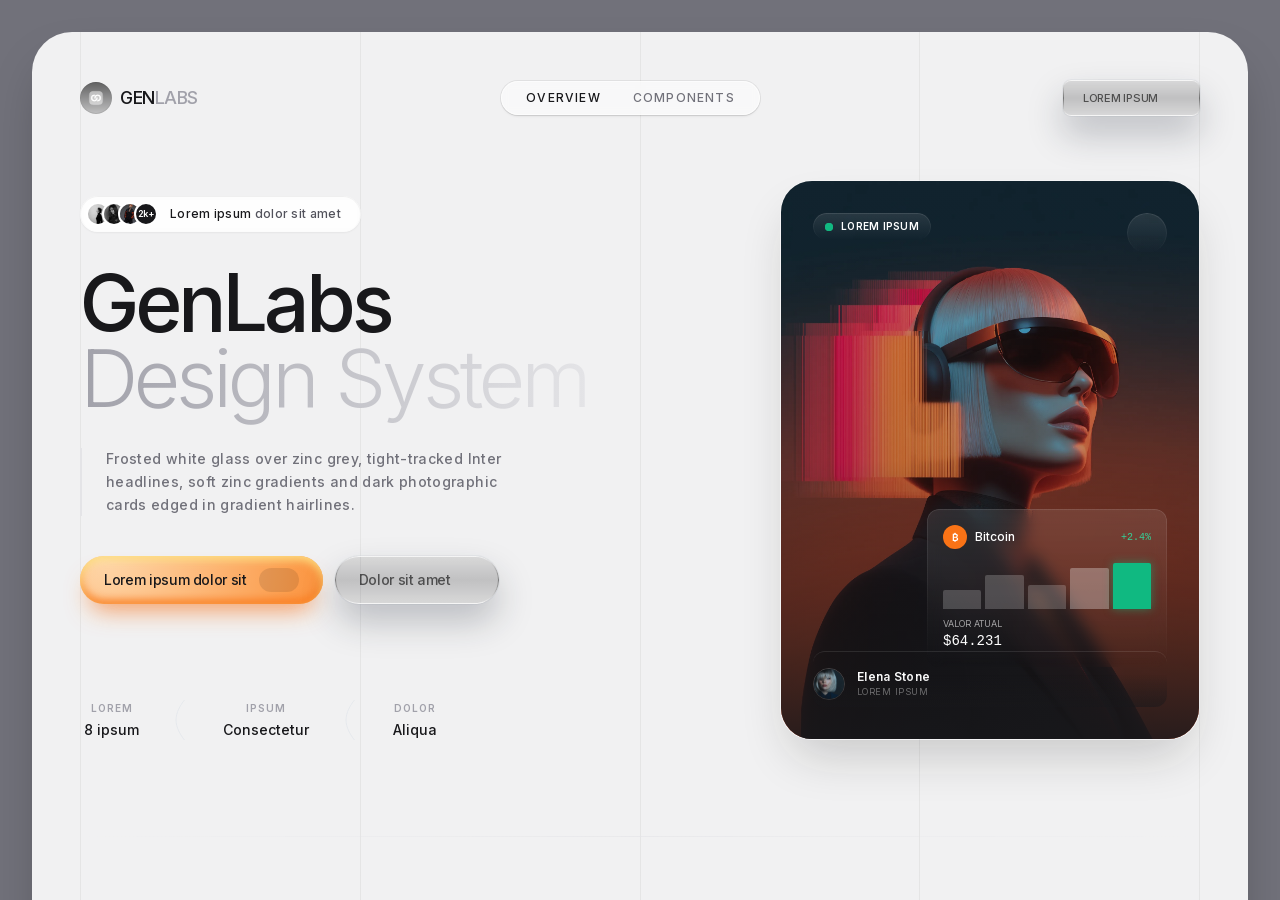
<file: referenciais/genlabs-design-system/design-system - genlabs.html>
<!DOCTYPE html>
<html lang="pt-BR">
<head>
<meta charset="utf-8">
<meta name="viewport" content="width=device-width, initial-scale=1.0">
<title>GenLabs Design System</title>
<!-- preview capture: the Overview frame reports once its fonts are in and the Tailwind runtime has
     styled the page (the page has no intro animation; the testimonial carousel holds its first slide 3 s) -->
<meta name="preview-ready-selector" content="body.ds-overview-ready">
<meta name="preview-ready-after-ms" content="300">
<!-- the Overview's own stylesheets and runtime: Inter (local woff2), the generated Tailwind utilities,
     components.css (glass panel, curve separator, carousel keyframes, --border-gradient hairline) and
     the Tailwind runtime with the page's config -->
<link rel="stylesheet" href="assets/overview/assets/css2_d532a689d235.css">
<link rel="stylesheet" href="assets/overview/assets/css/tailwind-utilities.css">
<link rel="stylesheet" href="assets/overview/assets/css/components.css">
<script src="assets/overview/assets/resource_3fa48481346f.js"></script>
<script src="assets/overview/assets/js/tailwind-config.js"></script>
<style>
/* ================================================================ catalog shell
   Routing and layout only. The navbar is the Overview's own <header> (logo, pill nav, CTA), drawn
   over the frame exactly where the page's header sits: the same body padding (xl:p-8), the same
   main-frame box (xl:max-w-[1300px]) and the same main padding. It leaves with the page top. */
html, body { height: 100%; }
body { overflow: hidden; }
#overview-frame { position: fixed; inset: 0; width: 100%; height: 100%; border: 0; display: block; z-index: 0; background: #71717a; }
#ds-frame { position: fixed; top: 0; left: 0; right: 0; bottom: 0; z-index: 20; pointer-events: none; }
body:not(.is-components) #ds-frame { right: var(--ds-sbw, 0px); }
#ds-panel { height: 100%; }
#ds-panel-bg { display: none; }
#ds-nav > * { pointer-events: auto; }
#ds-navwrap { will-change: transform; }
#ds-nav .ds-link.is-on { color: rgb(24 24 27); }
#ds-nav [aria-disabled="true"] { opacity: .35; pointer-events: none; }
/* the page hides its pill nav under md; the catalog keeps its two views visible and parks the CTA */
@media (max-width: 767px) {
  #ds-nav { column-gap: 1rem; }
  #ds-nav .ds-links { display: flex; column-gap: 1rem; padding-left: .875rem; padding-right: .875rem; font-size: 11px; letter-spacing: .06em; }
  #ds-nav .ds-cta { display: none; }
}

/* ------------------------------------------------------------ components view
   Scoped to the Components view; the Overview frame is untouched (parked, hidden, behind it).
   Ground: the page's own frame, its principal background (the page has no animated one): body
   bg-zinc-500, the .glass-panel main with its hairline grid, xl rounding, border and shadow. */
body.is-components #overview-frame { visibility: hidden; }
body.is-components #ds-frame { pointer-events: auto; }
body.is-components #ds-panel { overflow: hidden; overflow: clip; }   /* clip: not a scroll container, so fragment jumps can't shift it */
body.is-components #ds-panel-bg { display: block; }
body.is-components #ds-navwrap { transform: none !important; }
#view-components { display: none; }
body.is-components #view-components { display: grid; grid-template-columns: 236px minmax(0, 1fr); flex: 1 1 auto; min-height: 0; position: relative; z-index: 10; margin-top: 28px; }

/* sidebar: its own dark glass plate (the hero card's zinc-900 glass and white hairline), so the
   group names stay legible over any specimen; the page's pill-nav type (uppercase, tracking-widest) */
#ds-side { min-height: 0; overflow-y: auto; padding: 0 0 40px 24px; scrollbar-width: none; }
#ds-side::-webkit-scrollbar { display: none; }
@media (min-width: 768px) { #ds-side { padding-left: 40px; } }
@media (min-width: 1280px) { #ds-side { padding-left: 48px; } }
#ds-side nav { display: flex; flex-direction: column; gap: 2px; padding: 16px 10px; border-radius: 1.25rem;
  background: linear-gradient(180deg, rgba(39, 39, 42, .92), rgba(24, 24, 27, .95)); -webkit-backdrop-filter: blur(12px); backdrop-filter: blur(12px);
  box-shadow: 0 18px 35px rgba(31, 41, 55, .25); }
#ds-side p { margin: 0 0 10px; padding: 0 12px; font: 600 10px/1.3 'Inter', sans-serif; letter-spacing: .1em; text-transform: uppercase; color: rgba(255, 255, 255, .55); }
#ds-side a { display: flex; align-items: baseline; gap: 10px; padding: 8px 12px; border-radius: 9999px; font: 500 11px/1.3 'Inter', sans-serif;
  letter-spacing: .1em; text-transform: uppercase; color: rgba(255, 255, 255, .75); transition: color .3s, background-color .3s; }
#ds-side a b { font-weight: 500; color: rgba(255, 255, 255, .45); font-variant-numeric: tabular-nums; }
#ds-side a:hover, #ds-side a:hover b { color: #fff; }
#ds-side a.is-current { color: #fff; background: rgba(255, 255, 255, .1); }
#ds-side a.is-current b { color: #34d399; }

#ds-main { position: relative; min-width: 0; min-height: 0; overflow-y: auto; overflow-x: hidden; padding: 0 24px 140px 36px; }
@media (min-width: 1280px) { #ds-main { padding-right: 48px; } }
.ds-group { padding-bottom: 104px; }
.ds-head { margin: 0 0 40px; }
.ds-head h2 { margin-top: 18px; }
.ds-sub { margin: 52px 0 18px; font: 600 10px/1.3 'Inter', sans-serif; letter-spacing: .1em; text-transform: uppercase; color: #52525b; }
.ds-head + .ds-sub { margin-top: 0; }
.ds-spec { margin: 0 0 56px; }
.ds-spec:last-child { margin-bottom: 0; }
.ds-spec-title { margin: 0 0 14px; font: 600 1.125rem/1.3 'Inter', sans-serif; letter-spacing: -.025em; color: #18181b; }
.ds-meta { display: block; margin-top: 12px; font: 400 11.5px/1.6 ui-monospace, SFMono-Regular, Menlo, monospace; color: #52525b; overflow-wrap: anywhere; }
.ds-meta b { font-weight: 600; color: #18181b; }
.ds-note { margin-top: 8px; max-width: 80ch; font-size: 13px; line-height: 1.6; color: #52525b; }
.ds-note code { font: 11.5px ui-monospace, SFMono-Regular, Menlo, monospace; color: #18181b; }
.ds-row { display: flex; flex-wrap: wrap; align-items: center; gap: 24px 32px; }
.ds-top { align-items: flex-start; }
.ds-cell { display: flex; flex-direction: column; align-items: flex-start; gap: 12px; min-width: 0; }
.ds-cell > small, .ds-state small { font: 600 10px/1.3 'Inter', sans-serif; letter-spacing: .1em; text-transform: uppercase; color: #52525b; }
.ds-w-sm { width: 100%; max-width: 380px; }
.ds-w-md { width: 100%; max-width: 560px; }

/* specimen grounds: the page's own surfaces */
.ds-stage { position: relative; overflow: hidden; border-radius: 1.5rem; padding: 36px; }
.ds-white { background: #fff; box-shadow: 0px 0px 0px 1px rgba(0,0,0,0.06), 0px 1px 1px -0.5px rgba(0,0,0,0.06), 0px 3px 3px -1.5px rgba(0,0,0,0.06), 0px 6px 6px -3px rgba(0,0,0,0.06); }
.ds-dark { background: #18181b; }
.ds-zinc { background: #71717a; }
.ds-photo { background: #18181b; }
.ds-photo > .ds-bgl { position: absolute; inset: 0; pointer-events: none; }
.ds-photo > :not(.ds-bgl) { position: relative; z-index: 1; }
.ds-flow { position: static !important; inset: auto !important; }
.ds-nomt { margin-top: 0 !important; }
.ds-fitbox { overflow: hidden; border-radius: 1.5rem; }
.ds-fitbox.is-bare { border-radius: 0; overflow: visible; }

/* typography: role | live sample | declared size */
.ds-type { display: grid; grid-template-columns: 200px minmax(0, 1fr) 170px; gap: 28px; align-items: center; padding: 26px 0; border-top: 1px solid rgba(9, 9, 11, .08); }
.ds-type:first-child { border-top: 0; padding-top: 0; }
.ds-type .role { font: 600 13px/1.3 'Inter', sans-serif; color: #18181b; }
.ds-type .face { margin-top: 4px; font: 500 12.5px/1.45 'Inter', sans-serif; color: #52525b; }
.ds-type .ds-meta { margin-top: 6px; font-size: 10.5px; }
.ds-type .sample { min-width: 0; overflow-wrap: anywhere; }
.ds-type .sample > * { margin: 0 !important; }
.ds-type .sample.is-dark { background: #18181b; padding: 20px 24px; border-radius: 1rem; }
.ds-type .sizes { text-align: right; font: 400 11.5px/1.6 ui-monospace, SFMono-Regular, Menlo, monospace; color: #18181b; }

/* colors: live chip on its surface + label, value, token, use */
.ds-colors { display: grid; grid-template-columns: repeat(auto-fill, minmax(250px, 1fr)); gap: 20px 26px; }
.ds-sw { display: grid; grid-template-columns: 72px minmax(0, 1fr); gap: 14px; align-items: start; }
.ds-chip { position: relative; height: 72px; overflow: hidden; display: grid; place-items: center; border-radius: 1rem; background: #fff; box-shadow: 0 0 0 1px rgba(0, 0, 0, .08); }
.ds-chip .fill { position: absolute; inset: 0; }
.ds-chip.glass-panel { background: transparent; -webkit-backdrop-filter: none; backdrop-filter: none; }   /* the view's own ground is the glass panel */
.ds-chip .edge { position: absolute; inset: 16px; border-radius: .5rem; }
.ds-chip .aa { position: relative; font: 500 28px/1 'Inter', sans-serif; letter-spacing: -.05em; }
.ds-sw strong, .ds-fam > strong { display: block; font: 600 13px/1.35 'Inter', sans-serif; color: #18181b; }
.ds-sw code { display: block; margin-top: 3px; font: 11px/1.5 ui-monospace, SFMono-Regular, Menlo, monospace; color: #3f3f46; overflow-wrap: anywhere; }
.ds-sw code.tok { color: #4f46e5; }
.ds-sw p { margin-top: 4px; font-size: 12px; line-height: 1.45; color: #52525b; }
.ds-fam { margin-bottom: 28px; }
.ds-fam > strong { margin-bottom: 12px; }
.ds-states { display: grid; grid-template-columns: repeat(auto-fill, minmax(150px, 1fr)); gap: 14px; }
.ds-state { display: flex; flex-direction: column; gap: 6px; min-width: 0; }
.ds-state code { font: 11px/1.5 ui-monospace, SFMono-Regular, Menlo, monospace; color: #3f3f46; overflow-wrap: anywhere; }

/* backgrounds and surfaces */
.ds-window { position: relative; overflow: hidden; height: 420px; }
.ds-surfaces { display: grid; grid-template-columns: repeat(auto-fill, minmax(240px, 1fr)); gap: 22px; }
.ds-surface { margin: 0; display: flex; flex-direction: column; min-width: 0; }
.ds-surface > strong { margin-top: 12px; }
#ds-main .ds-fit > header { margin-bottom: 0; }
.ds-surface .ds-stage { height: 190px; padding: 24px; display: grid; place-items: center; }

/* icons: five to a row, identifier under each, source size and colour */
.ds-icons { display: grid; grid-template-columns: repeat(5, minmax(0, 1fr)); gap: 32px 16px; padding: 30px 22px; border-radius: 1.5rem; }
.ds-icon { margin: 0; display: flex; flex-direction: column; align-items: center; gap: 12px; text-align: center; min-width: 0; }
.ds-icon .stage-i { min-height: 44px; display: grid; place-items: center; }
.ds-icon code { font: 11px/1.45 ui-monospace, SFMono-Regular, Menlo, monospace; color: #18181b; overflow-wrap: anywhere; }
.ds-icon code i { display: block; margin-top: 2px; font-style: normal; color: #52525b; }
.ds-icons.ds-dark .ds-icon code { color: #fff; }
.ds-icons.ds-dark .ds-icon code i { color: #a1a1aa; }

/* motion */
.ds-motion { display: grid; grid-template-columns: repeat(2, minmax(0, 1fr)); gap: 22px; }
.ds-motion .ds-stage { height: 200px; padding: 24px; display: grid; place-items: center; }
.ds-trans > div { display: grid; grid-template-columns: 220px minmax(0, 1fr) 170px; gap: 24px; align-items: center; padding: 16px 0; border-top: 1px solid rgba(9, 9, 11, .08); }
.ds-trans > div:first-child { border-top: 0; }
.ds-trans strong { font: 600 13px/1.35 'Inter', sans-serif; color: #18181b; }
.ds-trans .ds-meta { margin-top: 0; }
.ds-trans span { text-align: right; font: 11.5px/1.5 ui-monospace, SFMono-Regular, Menlo, monospace; color: #18181b; }

@media (max-width: 1100px) {
  .ds-type { grid-template-columns: 170px minmax(0, 1fr); }
  .ds-type .sizes { grid-column: 2; text-align: left; }
  .ds-trans > div { grid-template-columns: 180px minmax(0, 1fr); }
  .ds-trans span { grid-column: 2; text-align: left; }
}
@media (max-width: 767px) {
  body.is-components #view-components { grid-template-columns: minmax(0, 1fr); grid-template-rows: auto minmax(0, 1fr); margin-top: 18px; }
  #ds-side { overflow-x: auto; overflow-y: hidden; padding: 0 16px 12px; }
  #ds-side nav { flex-direction: row; width: max-content; gap: 2px; padding: 6px; border-radius: 9999px; }
  #ds-side p { display: none; }
  #ds-side a { flex: 0 0 auto; white-space: nowrap; padding: 7px 12px; }
  #ds-main { padding: 12px 16px 120px; }
  .ds-group { padding-bottom: 80px; }
  .ds-type { grid-template-columns: minmax(0, 1fr); gap: 10px; }
  .ds-type .sizes { grid-column: auto; }
  .ds-colors { grid-template-columns: minmax(0, 1fr); }
  .ds-icons { grid-template-columns: repeat(3, minmax(0, 1fr)); padding: 24px 12px; }
  .ds-motion { grid-template-columns: minmax(0, 1fr); }
  .ds-trans > div { grid-template-columns: minmax(0, 1fr); gap: 6px; }
  .ds-trans span { grid-column: auto; text-align: left; }
  .ds-stage { padding: 24px 16px; }
  .ds-window { height: 300px; }
}
</style>
</head>
<body class="bg-zinc-500 selection:bg-slate-900 selection:text-white text-slate-800">

<iframe id="overview-frame" title="Overview" src="assets/overview/design-system.html"></iframe>

<!-- the page's frame: body padding and main-frame box; in Overview only its header shows -->
<div id="ds-frame" class="flex xl:p-8 items-start">
<div id="ds-panel" class="relative flex flex-col w-full xl:max-w-[1300px] xl:rounded-[2.5rem]">

<!-- ground (Components only): the page's .glass-panel main and its vertical grid lines -->
<div id="ds-panel-bg" class="glass-panel absolute inset-0 xl:border-white/50 xl:border xl:rounded-[2.5rem] xl:shadow-2xl" aria-hidden="true">
<div class="absolute inset-0 flex justify-between pointer-events-none z-0 px-6 md:px-10 xl:px-12 w-full h-full">
<div class="h-full w-[1px] bg-zinc-950/5"></div>
<div class="h-full w-[1px] bg-zinc-950/5 hidden md:block"></div>
<div class="h-full w-[1px] bg-zinc-950/5 hidden lg:block"></div>
<div class="h-full w-[1px] bg-zinc-950/5 hidden xl:block"></div>
<div class="h-full w-[1px] bg-zinc-950/5"></div>
</div>
</div>

<!-- navigation: the Overview's own <header>; the pill links route the two views -->
<div id="ds-navwrap" class="relative z-20 pt-6 px-6 md:pt-10 md:px-10 xl:pt-12 xl:px-12">
<header id="ds-nav" class="flex md:gap-0 z-10 relative gap-x-6 gap-y-6 items-center justify-between">
<a class="flex items-center gap-2 text-zinc-900" href="#overview" data-ds-goto="" aria-label="GenLabs">
<div class="flex text-white bg-gradient-to-b from-black/60 to-black/20 w-8 h-8 rounded-full items-center justify-center" style="position: relative; --border-gradient: linear-gradient(180deg, rgba(0, 0, 0, 0.1), rgba(0, 0, 0, 0), rgba(0, 0, 0, 0.1)); --border-radius-before: 9999px">
<svg aria-hidden="true" class="w-[16px] h-[16px]" fill="none" height="16" stroke="currentColor" stroke-linecap="round" stroke-linejoin="round" stroke-width="0.5" style="width:16px;height:16px;color:rgb(255,255,255)" viewBox="0 0 24 24" width="16" xmlns="http://www.w3.org/2000/svg"><path d="M3.464 20.536C4.93 22 7.286 22 12 22s7.071 0 8.535-1.465C22 19.072 22 16.714 22 12s0-7.071-1.465-8.536C19.072 2 16.714 2 12 2S4.929 2 3.464 3.464C2 4.93 2 7.286 2 12s0 7.071 1.464 8.535" fill="#ffffff" opacity=".5"/><path d="M9.5 8.75A3.25 3.25 0 1 0 12.75 12a.75.75 0 0 1 1.5 0A4.75 4.75 0 1 1 9.5 7.25a.75.75 0 0 1 0 1.5" fill="#ffffff"/><path d="M17.75 12a3.25 3.25 0 0 1-3.25 3.25a.75.75 0 0 0 0 1.5A4.75 4.75 0 1 0 9.75 12a.75.75 0 0 0 1.5 0a3.25 3.25 0 0 1 6.5 0" fill="#ffffff"/></svg>
</div>
<span class="text-lg font-medium tracking-tight">GEN<span class="text-zinc-400">LABS</span></span>
</a>
<nav class="ds-links hidden md:flex uppercase text-xs font-medium text-zinc-500 tracking-widest bg-white/50 border-white/60 border rounded-full pt-2 pr-6 pb-2 pl-6 shadow-[0px_2px_3px_-1px_rgba(0,0,0,0.1),0px_1px_0px_0px_rgba(25,28,33,0.02),0px_0px_0px_1px_rgba(25,28,33,0.08)] backdrop-blur-sm gap-x-8 gap-y-8 items-center">
<a class="ds-link hover:text-zinc-900 transition-colors duration-300" id="nav-overview" href="#overview">Overview</a>
<a class="ds-link hover:text-zinc-900 transition-colors duration-300" id="nav-components" href="#components">Components</a>
</nav>
<a class="ds-cta -all flex items-center gap-2 group hover:bg-zinc-50 text-xs font-medium text-zinc-600 tracking-wide bg-gradient-to-b from-black/10 via-black/20 to-black/10 rounded-lg pt-2.5 pr-5 pb-2.5 pl-5 shadow-[0px_0px_0px_1px_rgba(0,0,0,0.06),0px_1px_1px_-0.5px_rgba(0,0,0,0.06),0px_3px_3px_-1.5px_rgba(0,0,0,0.06),_0px_6px_6px_-3px_rgba(0,0,0,0.06),0px_12px_12px_-6px_rgba(0,0,0,0.06),0px_24px_24px_-12px_rgba(0,0,0,0.06)]" href="#overview" data-ds-goto="" style="box-shadow: 0 18px 35px rgba(31, 41, 55, 0.25), 0 0 0 1px rgba(209, 213, 219, 0.3); color: #e5e7eb; position: relative; --border-gradient: linear-gradient(180deg, rgba(255, 255, 255, 0.8), rgba(0, 0, 0, 0.4), rgba(255, 255, 255, 0.8)); --border-radius-before: 8px">
<span class="text-[11px] uppercase font-medium text-black/60 tracking-tight">Lorem ipsum</span>
<i data-lucide="arrow-right" class="w-[14px] h-[14px] group-hover:translate-x-1 transition-transform" style="color:#666;stroke-width:1.5"></i>
</a>
</header>
</div>

<div id="view-components">
<aside id="ds-side">
<nav aria-label="Components">
<p>GenLabs · Components</p>
<a href="#components-typography"><b>01</b>Typography</a>
<a href="#components-colors"><b>02</b>Colors</a>
<a href="#components-backgrounds"><b>03</b>Backgrounds</a>
<a href="#components-surfaces"><b>04</b>Surfaces</a>
<a href="#components-icons"><b>05</b>Icons</a>
<a href="#components-motion"><b>06</b>Motion</a>
<a href="#components-actions"><b>07</b>Actions</a>
<a href="#components-navigation"><b>08</b>Navigation</a>
<a href="#components-forms"><b>09</b>Inputs and forms</a>
<a href="#components-cards"><b>10</b>Cards</a>
<a href="#components-data"><b>11</b>Data display</a>
<a href="#components-status"><b>12</b>Feedback and status</a>
<a href="#components-media"><b>13</b>Media</a>
<a href="#components-content"><b>14</b>Content groups</a>
</nav>
</aside>
<main id="ds-main">

<!-- ============================================================ 01 typography -->
<section class="ds-group" id="components-typography">
<div class="ds-head">
<div class="inline-flex bg-white/60 w-max rounded-full pt-1.5 pr-5 pb-1.5 pl-5 shadow-sm backdrop-blur-sm items-center" style="position: relative; --border-gradient: linear-gradient(180deg, rgba(0, 0, 0, 0.05), rgba(0, 0, 0, 0)); --border-radius-before: 9999px"><span class="text-xs font-medium text-zinc-600 tracking-wide"><span class="text-zinc-900">Foundations</span> · 01</span></div>
<h2 class="md:text-5xl text-3xl font-medium text-zinc-900 tracking-tighter">Typography</h2>
</div>
<div class="ds-types">
<div class="ds-type"><div><div class="role">Wordmark</div><div class="face">Inter · 600</div><code class="ds-meta">footer h2 · leading-none · tracking-tighter · text-neutral-800</code></div><div class="sample"><h2 class="leading-none md:text-7xl lg:text-9xl text-6xl font-semibold text-neutral-800 tracking-tighter">GenLabs</h2></div><div class="sizes">8rem | 4.5rem | 3.75rem</div></div>
<div class="ds-type"><div><div class="role">Display 1</div><div class="face">Inter · 500 + 300 (span)</div><code class="ds-meta">hero h1 · leading-[0.95] · tracking-tighter · span bg-clip-text from-zinc-400 to-zinc-200</code></div><div class="sample"><h1 class="leading-[0.95] lg:text-[5rem] text-5xl font-medium text-zinc-900 tracking-tighter mb-8">GenLabs<br/><span class="text-transparent bg-clip-text bg-gradient-to-r from-zinc-400 to-zinc-200 font-light">Design System</span></h1></div><div class="sizes">5rem | 3rem</div></div>
<div class="ds-type"><div><div class="role">Heading 1</div><div class="face">Inter · 500</div><code class="ds-meta">section h2 · tracking-tighter · span bg-clip-text from-neutral-400 to-neutral-600</code></div><div class="sample"><h2 class="md:text-5xl text-3xl font-medium text-zinc-900 tracking-tighter mb-4">Lorem ipsum <span class="bg-clip-text text-transparent bg-gradient-to-b from-neutral-400 to-neutral-600">Dolor Sit</span></h2></div><div class="sizes">3rem | 1.875rem</div></div>
<div class="ds-type"><div><div class="role">Heading 1 · statement</div><div class="face">Inter · 400</div><code class="ds-meta">CTA card h2 · leading-tight · tracking-tight · text-white</code></div><div class="sample is-dark"><h2 class="md:text-4xl lg:text-5xl leading-tight text-3xl font-normal text-white tracking-tight mb-8">Lorem ipsum dolor sit amet, consectetur adipiscing elit, sed do eiusmod tempor incididunt ut labore et dolore magna aliqua, ut enim ad minim veniam quis nostrud — exercitation ullamco, laboris nisi.</h2></div><div class="sizes">3rem | 2.25rem | 1.875rem</div></div>
<div class="ds-type"><div><div class="role">Numeral</div><div class="face">font-mono (ui-monospace) · 500</div><code class="ds-meta">footer clock · tracking-tighter · colour inherited (text-znic-900 does not exist)</code></div><div class="sample"><p class="md:text-5xl text-4xl font-medium text-znic-900 tracking-tighter font-mono">14:27:38</p></div><div class="sizes">3rem | 2.25rem</div></div>
<div class="ds-type"><div><div class="role">Statement</div><div class="face">Inter · 300</div><code class="ds-meta">footer p · leading-snug · tracking-tight</code></div><div class="sample"><p class="leading-snug md:text-2xl text-znic-700 text-base font-light tracking-tight">Lorem ipsum dolor sit amet, consectetur adipiscing elit sed do eiusmod tempor incididunt ut labore.</p></div><div class="sizes">1.5rem | 1rem</div></div>
<div class="ds-type"><div><div class="role">Tagline</div><div class="face">Inter · 300 italic</div><code class="ds-meta">footer p · italic · text-zinc-500</code></div><div class="sample"><p class="text-znic-400 md:text-2xl text-xl font-light italic text-zinc-500">Lorem ipsum dolor sit—</p></div><div class="sizes">1.5rem | 1.25rem</div></div>
<div class="ds-type"><div><div class="role">Heading 3</div><div class="face">Inter · 600</div><code class="ds-meta">newsletter h3 · tracking-tight</code></div><div class="sample"><h3 class="text-xl font-semibold text-znic-900 tracking-tight">Lorem ipsum dolor</h3></div><div class="sizes">1.25rem</div></div>
<div class="ds-type"><div><div class="role">Heading 4 · card</div><div class="face">Inter · 600</div><code class="ds-meta">bento h3 · tracking-tight · text-zinc-900</code></div><div class="sample"><h3 class="text-lg font-semibold text-zinc-900 mb-2 tracking-tight">Lorem Ipsum</h3></div><div class="sizes">1.125rem</div></div>
<div class="ds-type"><div><div class="role">Logotype</div><div class="face">Inter · 500</div><code class="ds-meta">header span · tracking-tight · LABS text-zinc-400</code></div><div class="sample text-zinc-900"><span class="text-lg font-medium tracking-tight">GEN<span class="text-zinc-400">LABS</span></span></div><div class="sizes">1.125rem</div></div>
<div class="ds-type"><div><div class="role">Text 1 · feature</div><div class="face">Inter · 400 (font-normal wins over font-medium)</div><code class="ds-meta">feature p · leading-relaxed · text-zinc-900</code></div><div class="sample"><p class="leading-relaxed text-base font-medium text-zinc-900 font-normal">Lorem ipsum dolor sit amet consectetur adipiscing elit sed do eiusmod tempor.</p></div><div class="sizes">1rem</div></div>
<div class="ds-type"><div><div class="role">Lead</div><div class="face">Inter · 400</div><code class="ds-meta">section p · leading-relaxed · text-zinc-500</code></div><div class="sample"><p class="leading-relaxed text-base font-normal text-zinc-500">Lorem ipsum dolor sit amet, consectetur adipiscing elit. Sed do eiusmod tempor incididunt ut labore et dolore magna aliqua enim.</p></div><div class="sizes">1rem</div></div>
<div class="ds-type"><div><div class="role">Lead · hero</div><div class="face">Inter · 500</div><code class="ds-meta">hero p · tracking-wide · border-l-2 border-zinc-200 pl-6</code></div><div class="sample"><p class="text-sm text-zinc-500 font-medium max-w-md mb-10 leading-relaxed tracking-wide border-l-2 border-zinc-200 pl-6">Frosted white glass over zinc grey, tight-tracked Inter headlines, soft zinc gradients and dark photographic cards edged in gradient hairlines.</p></div><div class="sizes">0.875rem</div></div>
<div class="ds-type"><div><div class="role">Text 2</div><div class="face">Inter · 400 (font-normal wins over font-medium)</div><code class="ds-meta">bento p · newsletter p · leading-relaxed · text-zinc-500</code></div><div class="sample"><p class="text-sm text-zinc-500 font-medium leading-relaxed font-normal">Lorem ipsum dolor sit amet, consectetur adipiscing elit sed do eiusmod tempor incididunt.</p></div><div class="sizes">0.875rem</div></div>
<div class="ds-type"><div><div class="role">Button</div><div class="face">Inter · 500</div><code class="ds-meta">button span · tracking-tight</code></div><div class="sample"><span class="text-sm font-medium tracking-tight text-zinc-900">Lorem ipsum dolor sit</span></div><div class="sizes">0.875rem</div></div>
<div class="ds-type"><div><div class="role">Nav link</div><div class="face">Inter · 500 · uppercase</div><code class="ds-meta">header nav · tracking-widest · text-zinc-500</code></div><div class="sample"><span class="uppercase text-xs font-medium text-zinc-500 tracking-widest">Currículo</span></div><div class="sizes">0.75rem</div></div>
<div class="ds-type"><div><div class="role">Quote</div><div class="face">Inter · 300</div><code class="ds-meta">testimonial p · leading-relaxed · text-white/80 · line-clamp-2</code></div><div class="sample is-dark"><p class="text-white/80 text-xs font-light leading-relaxed line-clamp-2">"Lorem ipsum dolor sit amet, consectetur adipiscing elit. Sed do eiusmod tempor incididunt ut labore et dolore."</p></div><div class="sizes">0.75rem</div></div>
<div class="ds-type"><div><div class="role">Eyebrow</div><div class="face">Inter · 600 · uppercase</div><code class="ds-meta">stat label · tracking-widest · text-zinc-400</code></div><div class="sample"><p class="text-[10px] font-semibold text-zinc-400 uppercase tracking-widest mb-1 group-hover:text-zinc-600 transition-colors">Lorem</p></div><div class="sizes">10px</div></div>
<div class="ds-type"><div><div class="role">Data · mono</div><div class="face">font-mono (ui-monospace) · 500 | 400</div><code class="ds-meta">market card value · change text-emerald-400</code></div><div class="sample is-dark"><span class="text-sm text-white font-mono font-medium">$64.231</span>&nbsp;&nbsp;<span class="text-[10px] text-emerald-400 font-mono">+2.4%</span></div><div class="sizes">0.875rem | 10px</div></div>
<div class="ds-type"><div><div class="role">Micro caption</div><div class="face">Inter · 400 · uppercase</div><code class="ds-meta">market card label · text-white/60</code></div><div class="sample is-dark"><span class="text-[9px] text-white/60 uppercase">Valor atual</span></div><div class="sizes">9px</div></div>
</div>
</section>

<!-- ============================================================ 02 colors -->
<section class="ds-group" id="components-colors">
<div class="ds-head">
<div class="inline-flex bg-white/60 w-max rounded-full pt-1.5 pr-5 pb-1.5 pl-5 shadow-sm backdrop-blur-sm items-center" style="position: relative; --border-gradient: linear-gradient(180deg, rgba(0, 0, 0, 0.05), rgba(0, 0, 0, 0)); --border-radius-before: 9999px"><span class="text-xs font-medium text-zinc-600 tracking-wide"><span class="text-zinc-900">Foundations</span> · 02</span></div>
<h2 class="md:text-5xl text-3xl font-medium text-zinc-900 tracking-tighter">Colors</h2>
</div>
<p class="ds-note">The page defines no CSS custom properties for colour; values come from Tailwind utilities (listed as the token) and a few inline styles.</p>

<h3 class="ds-sub">Brand and Accent</h3>
<div class="ds-colors">
<div class="ds-sw"><div class="ds-chip"><span class="fill" style="background: radial-gradient(circle at 10% 0%, #fed7aa 0%, #fb923c 100%); box-shadow: inset 0 4px 8px rgba(253, 230, 138, 0.9), inset 0 -4px 8px rgba(249, 115, 22, 0.9)"></span></div><div><strong>Primary action fill</strong><code>radial-gradient(circle at 10% 0%, #fed7aa, #fb923c)</code><code>inset 0 4px 8px rgba(253,230,138,.9) · inset 0 -4px 8px rgba(249,115,22,.9)</code><p>Hero primary button (inline style).</p></div></div>
<div class="ds-sw"><div class="ds-chip"><span class="fill" style="background:#f97316"></span></div><div><strong>Orange accent</strong><code>#f97316</code><code class="tok">orange-500</code><p>Coin disc, pulse dot, social and footer-link hover, submit icon.</p></div></div>
<div class="ds-sw"><div class="ds-chip"><span class="fill" style="background:#10b981"></span></div><div><strong>Live / positive</strong><code>#10b981</code><code class="tok">emerald-500</code><p>Live dot, active chart bar, progress fill, audited dot.</p></div></div>
<div class="ds-sw"><div class="ds-chip" style="background:#18181b"><span class="aa" style="color:#34d399">+2.4</span></div><div><strong>Positive change</strong><code>#34d399</code><code class="tok">emerald-400</code><p>Market delta; ping halo of the live dot.</p></div></div>
<div class="ds-sw"><div class="ds-chip"><span class="fill" style="background:#6366f1"></span></div><div><strong>Indigo accent</strong><code>#6366f1</code><code class="tok">indigo-500</code><p>Liquidity-pool bar.</p></div></div>
<div class="ds-sw"><div class="ds-chip"><span class="fill" style="background: linear-gradient(to right, #6366f1, #8b5cf6)"></span></div><div><strong>Progress gradient</strong><code>#6366f1 → #8b5cf6</code><code class="tok">from-indigo-500 to-violet-500</code><p>Phone app module progress.</p></div></div>
</div>

<h3 class="ds-sub">Surfaces</h3>
<div class="ds-colors">
<div class="ds-sw"><div class="ds-chip"><span class="fill" style="background:#71717a"></span></div><div><strong>Page ground</strong><code>#71717a</code><code class="tok">bg-zinc-500</code><p>Body behind the main frame (visible at xl).</p></div></div>
<div class="ds-sw"><div class="ds-chip" style="background:#71717a"><span class="edge glass-panel"></span></div><div><strong>Glass panel</strong><code>rgba(255, 255, 255, 0.9) · blur(12px)</code><code class="tok">.glass-panel</code><p>The main frame, on the zinc ground.</p></div></div>
<div class="ds-sw"><div class="ds-chip"><span class="fill" style="background:#fff"></span></div><div><strong>Card</strong><code>#ffffff</code><code class="tok">bg-white</code><p>Bento cells, social list, floating tiles.</p></div></div>
<div class="ds-sw"><div class="ds-chip"><span class="fill" style="background:#fafafa"></span></div><div><strong>Card hover / well</strong><code>#fafafa</code><code class="tok">zinc-50</code><p>Bento cell hover, search bar, phone status bar.</p></div></div>
<div class="ds-sw"><div class="ds-chip"><span class="fill" style="background:#f4f4f5"></span></div><div><strong>Track</strong><code>#f4f4f5</code><code class="tok">bg-zinc-100</code><p>Progress tracks, node discs, phone avatar well.</p></div></div>
<div class="ds-sw"><div class="ds-chip"><span class="fill" style="background:#e4e4e7"></span></div><div><strong>Lattice</strong><code>#e4e4e7</code><code class="tok">bg-zinc-200</code><p>Bento container showing through its 1px gaps.</p></div></div>
<div class="ds-sw"><div class="ds-chip"><span class="fill" style="background:#18181b"></span></div><div><strong>Dark surface</strong><code>#18181b</code><code class="tok">bg-zinc-900</code><p>CTA card, 2k+ chip, vote chip, database tile.</p></div></div>
<div class="ds-sw"><div class="ds-chip"><span class="fill" style="background:#27272a"></span></div><div><strong>Device</strong><code>#27272a</code><code class="tok">bg-zinc-800</code><p>Phone bezel, contract hub.</p></div></div>
<div class="ds-sw"><div class="ds-chip" style="background:#fff"><span class="edge" style="background:#3f3f46"></span></div><div><strong>Raised dark card</strong><code>#3f3f46</code><code class="tok">bg-zinc-700</code><p>Phone "today" card, on the white screen.</p></div></div>
<div class="ds-sw"><div class="ds-chip" style="background:#71717a"><span class="edge glass-panel"></span><span class="edge" style="background: rgba(255,255,255,.6)"></span></div><div><strong>Frosted chip</strong><code>rgba(255, 255, 255, 0.6) | 0.5</code><code class="tok">bg-white/60 · bg-white/50</code><p>Cohort badge, header pill nav (backdrop-blur-sm).</p></div></div>
</div>

<h3 class="ds-sub">Text and Icons</h3>
<div class="ds-colors">
<div class="ds-sw"><div class="ds-chip glass-panel"><span class="aa" style="color:#18181b">Aa</span></div><div><strong>Primary text</strong><code>#18181b</code><code class="tok">text-zinc-900</code><p>Headlines, card titles, feature copy.</p></div></div>
<div class="ds-sw"><div class="ds-chip glass-panel"><span class="aa" style="color:#262626">Aa</span></div><div><strong>Wordmark</strong><code>#262626</code><code class="tok">text-neutral-800</code><p>Footer "GenLabs".</p></div></div>
<div class="ds-sw"><div class="ds-chip glass-panel"><span class="aa" style="color:#1e293b">Aa</span></div><div><strong>Inherited body text</strong><code>#1e293b</code><code class="tok">text-slate-800 (body)</code><p>Footer links, clock and socials, whose text-znic-* classes resolve to nothing.</p></div></div>
<div class="ds-sw"><div class="ds-chip glass-panel"><span class="aa" style="color:#52525b">Aa</span></div><div><strong>Badge text</strong><code>#52525b</code><code class="tok">text-zinc-600</code><p>Cohort badge copy, stat label on hover.</p></div></div>
<div class="ds-sw"><div class="ds-chip glass-panel"><span class="aa" style="color:#71717a">Aa</span></div><div><strong>Secondary text</strong><code>#71717a</code><code class="tok">text-zinc-500</code><p>Leads, card copy, nav links, tagline.</p></div></div>
<div class="ds-sw"><div class="ds-chip glass-panel"><span class="aa" style="color:#a1a1aa">Aa</span></div><div><strong>Muted / icons</strong><code>#a1a1aa</code><code class="tok">text-zinc-400</code><p>Card icons, eyebrows, "LABS".</p></div></div>
<div class="ds-sw"><div class="ds-chip glass-panel"><span class="aa" style="background: linear-gradient(to right, #a1a1aa, #e4e4e7); -webkit-background-clip: text; background-clip: text; color: transparent">Aa</span></div><div><strong>Display gradient</strong><code>#a1a1aa → #e4e4e7</code><code class="tok">from-zinc-400 to-zinc-200</code><p>Second line of the hero title.</p></div></div>
<div class="ds-sw"><div class="ds-chip glass-panel"><span class="aa" style="background: linear-gradient(to bottom, #a3a3a3, #525252); -webkit-background-clip: text; background-clip: text; color: transparent">Aa</span></div><div><strong>Heading gradient</strong><code>#a3a3a3 → #525252</code><code class="tok">from-neutral-400 to-neutral-600</code><p>Accent words in section headings.</p></div></div>
<div class="ds-sw"><div class="ds-chip" style="background:#d4d4d8"><span class="aa" style="color:rgba(0,0,0,.6)">Aa</span></div><div><strong>Bevel label</strong><code>rgba(0, 0, 0, 0.6)</code><code class="tok">text-black/60</code><p>Header CTA and secondary button labels.</p></div></div>
<div class="ds-sw"><div class="ds-chip" style="background:#18181b"><span class="aa" style="color:#fff">Aa</span></div><div><strong>On dark</strong><code>#ffffff</code><code class="tok">text-white</code><p>CTA statement, hero card labels.</p></div></div>
<div class="ds-sw"><div class="ds-chip" style="background:#18181b"><span class="aa" style="color:rgba(255,255,255,.8)">Aa</span></div><div><strong>On dark · quote</strong><code>rgba(255, 255, 255, 0.8)</code><code class="tok">text-white/80</code><p>Testimonial quote.</p></div></div>
<div class="ds-sw"><div class="ds-chip" style="background:#18181b"><span class="aa" style="color:rgba(255,255,255,.5)">Aa</span></div><div><strong>On dark · meta</strong><code>rgba(255, 255, 255, 0.5)</code><code class="tok">text-white/50</code><p>Testimonial role, partner-row eyebrow.</p></div></div>
</div>

<h3 class="ds-sub">Borders</h3>
<div class="ds-colors">
<div class="ds-sw"><div class="ds-chip glass-panel"><span class="edge" style="position:absolute; --border-gradient: linear-gradient(180deg, rgba(0, 0, 0, 0.1), rgba(0, 0, 0, 0), rgba(0, 0, 0, 0.1)); --border-radius-before: 8px"></span></div><div><strong>Hairline gradient</strong><code>linear-gradient(180deg, rgba(0,0,0,.05|.1), rgba(0,0,0,0))</code><code class="tok">--border-gradient</code><p>Masked 1px edge on badges and the logo disc.</p></div></div>
<div class="ds-sw"><div class="ds-chip" style="background:#d4d4d8"><span class="edge" style="position:absolute; --border-gradient: linear-gradient(180deg, rgba(255, 255, 255, 0.8), rgba(0, 0, 0, 0.4), rgba(255, 255, 255, 0.8)); --border-radius-before: 8px"></span></div><div><strong>Bevel edge</strong><code>rgba(255,255,255,.8) → rgba(0,0,0,.4) → rgba(255,255,255,.8)</code><code class="tok">--border-gradient</code><p>Header CTA, secondary button.</p></div></div>
<div class="ds-sw"><div class="ds-chip" style="background:#18181b"><span class="edge" style="position:absolute; --border-gradient: linear-gradient(180deg, rgba(255, 255, 255, 0.1), rgba(255, 255, 255, 0)); --border-radius-before: 8px"></span></div><div><strong>Hairline on dark</strong><code>rgba(255,255,255,.1) → 0</code><code class="tok">--border-gradient</code><p>Glass chips and the market card on the photo.</p></div></div>
<div class="ds-sw"><div class="ds-chip" style="background:#71717a"><span class="edge" style="border:1px solid rgba(255,255,255,.5)"></span></div><div><strong>Frame edge</strong><code>rgba(255, 255, 255, 0.5)</code><code class="tok">xl:border-white/50</code><p>Main frame border at xl; white/60 on the pill nav.</p></div></div>
<div class="ds-sw"><div class="ds-chip glass-panel"><span class="edge" style="border-left:2px solid #e4e4e7; border-radius:0"></span></div><div><strong>Rule</strong><code>#e4e4e7</code><code class="tok">border-zinc-200</code><p>Hero lead rule, search bar, lock disc.</p></div></div>
<div class="ds-sw"><div class="ds-chip"><span class="edge" style="border:1px solid #f4f4f5"></span></div><div><strong>Card edge</strong><code>#f4f4f5</code><code class="tok">border-zinc-100</code><p>Floating tiles, phone cards, audited badge.</p></div></div>
<div class="ds-sw"><div class="ds-chip glass-panel"><span class="fill" style="left:50%; width:1px; background:rgba(9,9,11,.05)"></span></div><div><strong>Grid line</strong><code>rgba(9, 9, 11, 0.05)</code><code class="tok">bg-zinc-950/5</code><p>Vertical frame lines behind the page.</p></div></div>
<div class="ds-sw"><div class="ds-chip glass-panel"><span class="edge" style="border-radius:.75rem; box-shadow: 0px 0px 0px 1px rgba(0,0,0,0.06), 0px 3px 3px -1.5px rgba(0,0,0,0.06), 0px 12px 12px -6px rgba(0,0,0,0.06)"></span></div><div><strong>Ring shadow</strong><code>0 0 0 1px rgba(0,0,0,.06) + stacked drops</code><code class="tok">shadow-[0px_0px_0px_1px_rgba(0,0,0,0.06),…]</code><p>Bento container, newsletter and social cards.</p></div></div>
</div>

<h3 class="ds-sub">Interactive States</h3>
<div class="ds-fam"><strong>Nav link</strong><div class="ds-states">
<div class="ds-state"><small>Default</small><div class="ds-chip glass-panel"><span class="uppercase text-xs font-medium text-zinc-500 tracking-widest">Preços</span></div><code>#71717a · text-zinc-500</code></div>
<div class="ds-state"><small>Hover</small><div class="ds-chip glass-panel"><span class="uppercase text-xs font-medium text-zinc-900 tracking-widest">Preços</span></div><code>#18181b · hover:text-zinc-900</code></div>
</div></div>
<div class="ds-fam"><strong>Text link</strong><div class="ds-states">
<div class="ds-state"><small>Default</small><div class="ds-chip glass-panel"><span class="text-sm text-zinc-900">Lorem ipsum</span></div><code>#18181b · text-zinc-900</code></div>
<div class="ds-state"><small>Hover</small><div class="ds-chip glass-panel"><span class="text-sm text-indigo-600">Lorem ipsum</span></div><code>#4f46e5 · hover:text-indigo-600</code></div>
</div></div>
<div class="ds-fam"><strong>Footer link · social row</strong><div class="ds-states">
<div class="ds-state"><small>Default</small><div class="ds-chip glass-panel"><span class="text-base" style="color:#1e293b">Sobre</span></div><code>#1e293b · inherited</code></div>
<div class="ds-state"><small>Hover</small><div class="ds-chip glass-panel"><span class="text-base text-orange-500">Sobre</span></div><code>#f97316 · hover:text-orange-500</code></div>
</div></div>
<div class="ds-fam"><strong>Bento cell</strong><div class="ds-states">
<div class="ds-state"><small>Default</small><div class="ds-chip"><span class="fill" style="background:#fff"></span></div><code>#ffffff · bg-white</code></div>
<div class="ds-state"><small>Hover</small><div class="ds-chip"><span class="fill" style="background:#fafafa"></span></div><code>#fafafa · hover:bg-zinc-50</code></div>
</div></div>
<div class="ds-fam"><strong>Stat label</strong><div class="ds-states">
<div class="ds-state"><small>Default</small><div class="ds-chip glass-panel"><span class="text-[10px] font-semibold text-zinc-400 uppercase tracking-widest">Lorem</span></div><code>#a1a1aa · text-zinc-400</code></div>
<div class="ds-state"><small>Hover</small><div class="ds-chip glass-panel"><span class="text-[10px] font-semibold text-zinc-600 uppercase tracking-widest">Lorem</span></div><code>#52525b · group-hover:text-zinc-600</code></div>
</div></div>

<h3 class="ds-sub">Overlays</h3>
<div class="ds-colors">
<div class="ds-sw"><div class="ds-chip"><img alt="" class="fill w-full h-full object-cover saturate-[0.8]" src="assets/overview/assets/96e3ccfa-3799-4c9c-9f2a-263c0f_f43320a4382a.webp"/><span class="fill bg-gradient-to-t from-zinc-900/90 via-zinc-900/20 to-zinc-900/10"></span></div><div><strong>Photo scrim</strong><code>rgba(24,24,27,.9) → .2 → .1</code><code class="tok">bg-gradient-to-t from-zinc-900/90 via-zinc-900/20 to-zinc-900/10</code><p>Hero card photograph.</p></div></div>
<div class="ds-sw"><div class="ds-chip"><img alt="" class="fill w-full h-full object-cover saturate-[0.8]" src="assets/overview/assets/96e3ccfa-3799-4c9c-9f2a-263c0f_f43320a4382a.webp"/><span class="edge bg-gradient-to-b from-white/10 to-white/0 backdrop-blur"></span></div><div><strong>Glass on photo</strong><code>rgba(255,255,255,.1) → 0 · blur(8px)</code><code class="tok">from-white/10 to-white/0 · backdrop-blur</code><p>Market card, live badge, bell button.</p></div></div>
<div class="ds-sw"><div class="ds-chip" style="background:#18181b"><span class="fill bg-gradient-to-t from-zinc-900/50 to-transparent"></span></div><div><strong>Carousel fade</strong><code>rgba(24,24,27,.5) → transparent</code><code class="tok">bg-gradient-to-t from-zinc-900/50</code><p>Bottom edge of the testimonial track.</p></div></div>
<div class="ds-sw"><div class="ds-chip"><span class="edge bg-white border border-zinc-100 rounded-xl shadow-xl rotate-6" style="inset:14px 6px 14px 22px"></span><span class="fill bg-gradient-to-l from-white via-white/80 to-transparent"></span></div><div><strong>Card fade</strong><code>#fff → rgba(255,255,255,.8) → transparent</code><code class="tok">bg-gradient-to-l from-white via-white/80</code><p>Tokenomics cell, over its floating tiles.</p></div></div>
</div>
</section>

<!-- ============================================================ 03 backgrounds -->
<section class="ds-group" id="components-backgrounds">
<div class="ds-head">
<div class="inline-flex bg-white/60 w-max rounded-full pt-1.5 pr-5 pb-1.5 pl-5 shadow-sm backdrop-blur-sm items-center" style="position: relative; --border-gradient: linear-gradient(180deg, rgba(0, 0, 0, 0.05), rgba(0, 0, 0, 0)); --border-radius-before: 9999px"><span class="text-xs font-medium text-zinc-600 tracking-wide"><span class="text-zinc-900">Foundations</span> · 03</span></div>
<h2 class="md:text-5xl text-3xl font-medium text-zinc-900 tracking-tighter">Backgrounds</h2>
</div>
<div class="ds-spec">
<h3 class="ds-spec-title">Page frame</h3>
<div class="ds-window bg-zinc-500 rounded-[1.5rem] p-4 md:p-8">
<div class="glass-panel relative h-full overflow-hidden xl:border-white/50 border xl:rounded-[2.5rem] rounded-[2rem] shadow-2xl">
<div class="absolute inset-0 flex justify-between pointer-events-none z-0 px-6 md:px-10 xl:px-12 w-full h-full">
<div class="h-full w-[1px] bg-zinc-950/5"></div>
<div class="h-full w-[1px] bg-zinc-950/5 hidden md:block"></div>
<div class="h-full w-[1px] bg-zinc-950/5 hidden lg:block"></div>
<div class="h-full w-[1px] bg-zinc-950/5 hidden xl:block"></div>
<div class="h-full w-[1px] bg-zinc-950/5"></div>
</div>
</div>
</div>
<code class="ds-meta"><b>body</b> bg-zinc-500 xl:p-8 · <b>main.glass-panel</b> rgba(255,255,255,.9) blur(12px) · xl:rounded-[2.5rem] xl:border xl:border-white/50 xl:shadow-2xl · <b>grid lines</b> w-[1px] bg-zinc-950/5 (5 at xl, 2 below md)</code>
<p class="ds-note">The principal background and the ground of this Components view. Below xl the frame runs edge to edge (rounded-none, border-none, shadow-none), so only the glass and its lines show.</p>
</div>
<div class="ds-spec">
<h3 class="ds-spec-title">Hero photograph</h3>
<div class="ds-window group rounded-[2rem] overflow-hidden shadow-2xl shadow-zinc-900/20 border border-white/20">
<img alt="Paisagem de ficção científica" class="transition-transform duration-[2s] ease-in-out group-hover:scale-110 filter saturate-[0.8] w-full h-full object-cover absolute top-0 right-0 bottom-0 left-0" src="assets/overview/assets/96e3ccfa-3799-4c9c-9f2a-263c0f_f43320a4382a.webp"/>
<div class="absolute inset-0 bg-gradient-to-t from-zinc-900/90 via-zinc-900/20 to-zinc-900/10"></div>
</div>
<code class="ds-meta"><b>hero-card</b> img saturate-[0.8] object-cover · scrim bg-gradient-to-t from-zinc-900/90 via-zinc-900/20 to-zinc-900/10 · hover scale-110 over duration-[2s] ease-in-out</code>
</div>
<div class="ds-spec">
<h3 class="ds-spec-title">CTA field</h3>
<div class="ds-window overflow-hidden shadow-zinc-900/30 bg-zinc-900 rounded-[2rem] shadow-2xl">
<div class="absolute inset-0 opacity-10" style="background-image: linear-gradient(rgba(255,255,255,.05) 1px, transparent 1px), linear-gradient(90deg, rgba(255,255,255,.05) 1px, transparent 1px); background-size: 40px 40px;"></div>
<div class="absolute inset-0 bg-center bg-[url(assets/overview/assets/a5387a0b-52c6-40c2-b3be-ef8632_5ea829d0de5b.webp)] bg-cover saturate-50"></div>
</div>
<code class="ds-meta"><b>main-cta-card</b> bg-zinc-900 · 40px hairline grid rgba(255,255,255,.05) at opacity-10 · photograph bg-cover bg-center saturate-50 (covers the grid)</code>
</div>
</section>

<!-- ============================================================ 04 surfaces -->
<section class="ds-group" id="components-surfaces">
<div class="ds-head">
<div class="inline-flex bg-white/60 w-max rounded-full pt-1.5 pr-5 pb-1.5 pl-5 shadow-sm backdrop-blur-sm items-center" style="position: relative; --border-gradient: linear-gradient(180deg, rgba(0, 0, 0, 0.05), rgba(0, 0, 0, 0)); --border-radius-before: 9999px"><span class="text-xs font-medium text-zinc-600 tracking-wide"><span class="text-zinc-900">Foundations</span> · 04</span></div>
<h2 class="md:text-5xl text-3xl font-medium text-zinc-900 tracking-tighter">Surfaces</h2>
</div>
<div class="ds-surfaces">
<figure class="ds-surface"><div class="ds-stage"><div class="bg-white/60 w-44 h-10 rounded-full shadow-sm backdrop-blur-sm" style="position: relative; --border-gradient: linear-gradient(180deg, rgba(0, 0, 0, 0.05), rgba(0, 0, 0, 0)); --border-radius-before: 9999px"></div></div><strong class="text-sm font-semibold text-zinc-900">Frosted pill</strong><code class="ds-meta">bg-white/60 · backdrop-blur-sm · shadow-sm · hairline rgba(0,0,0,.05)→0 · cohort badge</code></figure>
<figure class="ds-surface"><div class="ds-stage"><div class="bg-white/50 border-white/60 border w-48 h-9 rounded-full shadow-[0px_2px_3px_-1px_rgba(0,0,0,0.1),0px_1px_0px_0px_rgba(25,28,33,0.02),0px_0px_0px_1px_rgba(25,28,33,0.08)] backdrop-blur-sm"></div></div><strong class="text-sm font-semibold text-zinc-900">Pill nav</strong><code class="ds-meta">bg-white/50 · border-white/60 · backdrop-blur-sm · 3-layer ring shadow · header nav</code></figure>
<figure class="ds-surface"><div class="ds-stage"><div class="bg-gradient-to-b from-black/10 via-black/20 to-black/10 w-40 h-10 rounded-lg" style="box-shadow: 0 18px 35px rgba(31, 41, 55, 0.25), 0 0 0 1px rgba(209, 213, 219, 0.3); position: relative; --border-gradient: linear-gradient(180deg, rgba(255, 255, 255, 0.8), rgba(0, 0, 0, 0.4), rgba(255, 255, 255, 0.8)); --border-radius-before: 8px"></div></div><strong class="text-sm font-semibold text-zinc-900">Bevel</strong><code class="ds-meta">from-black/10 via-black/20 to-black/10 · 0 18px 35px rgba(31,41,55,.25) · bevel hairline · header CTA, secondary button</code></figure>
<figure class="ds-surface"><div class="ds-stage ds-photo"><img alt="" aria-hidden="true" class="ds-bgl filter saturate-[0.8] w-full h-full object-cover" src="assets/overview/assets/96e3ccfa-3799-4c9c-9f2a-263c0f_f43320a4382a.webp"/><div class="ds-bgl bg-gradient-to-t from-zinc-900/90 via-zinc-900/20 to-zinc-900/10"></div><div class="bg-gradient-to-b from-white/10 to-white/0 w-full max-w-[240px] h-28 rounded-xl backdrop-blur" style="position: relative; --border-gradient: linear-gradient(180deg, rgba(255, 255, 255, 0.1), rgba(255, 255, 255, 0)); --border-radius-before: 12px"></div></div><strong class="text-sm font-semibold text-zinc-900">Glass on photo</strong><code class="ds-meta">from-white/10 to-white/0 · backdrop-blur · white hairline · market card, live badge, bell</code></figure>
<figure class="ds-surface"><div class="ds-stage"><div class="bg-white w-full h-full rounded-2xl shadow-[0px_0px_0px_1px_rgba(0,0,0,0.06),0px_1px_1px_-0.5px_rgba(0,0,0,0.06),0px_3px_3px_-1.5px_rgba(0,0,0,0.06),_0px_6px_6px_-3px_rgba(0,0,0,0.06),0px_12px_12px_-6px_rgba(0,0,0,0.06),0px_24px_24px_-12px_rgba(0,0,0,0.06)]"></div></div><strong class="text-sm font-semibold text-zinc-900">Ring card</strong><code class="ds-meta">bg-white · rounded-2xl · 6-layer ring shadow · social list (newsletter: same shadow, no fill)</code></figure>
<figure class="ds-surface"><div class="ds-stage ds-white"><div class="w-48 h-32 bg-white border border-zinc-100 rounded-xl shadow-xl rotate-6"></div></div><strong class="text-sm font-semibold text-zinc-900">Floating tile</strong><code class="ds-meta">bg-white · border-zinc-100 · rounded-xl · shadow-xl · rotate-6 · tokenomics tiles</code></figure>
<figure class="ds-surface"><div class="ds-stage"><div class="bg-zinc-900 w-full h-full rounded-[2rem] shadow-2xl shadow-zinc-900/30"></div></div><strong class="text-sm font-semibold text-zinc-900">Dark panel</strong><code class="ds-meta">bg-zinc-900 · rounded-[2rem] · shadow-2xl shadow-zinc-900/30 · CTA card</code></figure>
<figure class="ds-surface"><div class="ds-stage"><div class="grid grid-cols-3 gap-px w-full h-full bg-zinc-200 rounded-[2rem] overflow-hidden"><div class="bg-white"></div><div class="bg-white col-span-2"></div><div class="bg-white"></div><div class="bg-white"></div><div class="bg-white"></div></div></div><strong class="text-sm font-semibold text-zinc-900">Bento lattice</strong><code class="ds-meta">bg-zinc-200 · gap-px · rounded-[2rem] overflow-hidden · white cells</code></figure>
<figure class="ds-surface"><div class="ds-stage"><div class="w-full"><div class="w-full h-px bg-gradient-to-r from-transparent via-zinc-200 to-transparent mt-16 lg:mt-24 mb-16 lg:mb-24 opacity-60"></div></div></div><strong class="text-sm font-semibold text-zinc-900">Divider</strong><code class="ds-meta">h-px · bg-gradient-to-r from-transparent via-zinc-200 to-transparent · opacity-60 · between sections</code></figure>
<figure class="ds-surface"><div class="ds-stage"><div class="curve-separator opacity-60"></div></div><strong class="text-sm font-semibold text-zinc-900">Curve separator</strong><code class="ds-meta">.curve-separator · 20×40 SVG stroke #CBD5E1 0.5 · opacity-60 · between hero stats</code></figure>
</div>
</section>

<!-- ============================================================ 05 icons -->
<section class="ds-group" id="components-icons">
<div class="ds-head">
<div class="inline-flex bg-white/60 w-max rounded-full pt-1.5 pr-5 pb-1.5 pl-5 shadow-sm backdrop-blur-sm items-center" style="position: relative; --border-gradient: linear-gradient(180deg, rgba(0, 0, 0, 0.05), rgba(0, 0, 0, 0)); --border-radius-before: 9999px"><span class="text-xs font-medium text-zinc-600 tracking-wide"><span class="text-zinc-900">Foundations</span> · 05</span></div>
<h2 class="md:text-5xl text-3xl font-medium text-zinc-900 tracking-tighter">Icons</h2>
</div>
<p class="ds-note">Inline Solar duotone SVGs (currentColor, sized by font-size or width/height), shown at source size and colour. Identifiers are the page sections they sit in.</p>
<h3 class="ds-sub">On light</h3>
<div class="ds-icons ds-white">
<figure class="ds-icon"><div class="stage-i text-zinc-400"><svg aria-hidden="true" height="1em" role="img" style="font-size:24px" viewBox="0 0 24 24" width="1em" xmlns="http://www.w3.org/2000/svg"><circle cx="15" cy="6" fill="currentColor" opacity=".4" r="3"/><ellipse cx="16" cy="17" fill="currentColor" opacity=".4" rx="5" ry="3"/><circle cx="9.001" cy="6" fill="currentColor" r="4"/><ellipse cx="9.001" cy="17.001" fill="currentColor" rx="7" ry="4"/></svg></div><code>governance<i>24px · zinc-400</i></code></figure>
<figure class="ds-icon"><div class="stage-i text-zinc-400"><svg aria-hidden="true" height="1em" role="img" style="font-size:24px" viewBox="0 0 24 24" width="1em" xmlns="http://www.w3.org/2000/svg"><path d="M12 22c-4.714 0-7.071 0-8.536-1.465C2 19.072 2 16.714 2 12s0-7.071 1.464-8.536C4.93 2 7.286 2 12 2s7.071 0 8.535 1.464C22 4.93 22 7.286 22 12s0 7.071-1.465 8.535C19.072 22 16.714 22 12 22" fill="currentColor" opacity=".5"/><path d="M12 5.25a.75.75 0 0 1 .75.75v12a.75.75 0 0 1-1.5 0V6a.75.75 0 0 1 .75-.75m-5 3a.75.75 0 0 1 .75.75v9a.75.75 0 0 1-1.5 0V9A.75.75 0 0 1 7 8.25m10 4a.75.75 0 0 1 .75.75v5a.75.75 0 0 1-1.5 0v-5a.75.75 0 0 1 .75-.75" fill="currentColor"/></svg></div><code>tokenomics<i>24px · zinc-400</i></code></figure>
<figure class="ds-icon"><div class="stage-i text-zinc-400"><svg aria-hidden="true" height="1em" role="img" style="font-size:24px" viewBox="0 0 24 24" width="1em" xmlns="http://www.w3.org/2000/svg"><path d="M2 12c0-4.714 0-7.071 1.464-8.536C4.93 2 7.286 2 12 2s7.071 0 8.535 1.464C22 4.93 22 7.286 22 12s0 7.071-1.465 8.535C19.072 22 16.714 22 12 22s-7.071 0-8.536-1.465C2 19.072 2 16.714 2 12" fill="currentColor" opacity=".5"/><path d="M13.488 6.446a.75.75 0 0 1 .53.918l-2.588 9.66a.75.75 0 0 1-1.449-.389l2.589-9.659a.75.75 0 0 1 .918-.53M14.97 8.47a.75.75 0 0 1 1.06 0l.209.208c.635.635 1.165 1.165 1.529 1.642c.384.504.654 1.036.654 1.68s-.27 1.176-.654 1.68c-.364.477-.894 1.007-1.53 1.642l-.208.208a.75.75 0 1 1-1.06-1.06l.171-.172c.682-.682 1.139-1.14 1.434-1.528c.283-.37.347-.586.347-.77s-.064-.4-.347-.77c-.295-.387-.752-.846-1.434-1.528l-.171-.172a.75.75 0 0 1 0-1.06m-7 0a.75.75 0 0 1 1.06 1.06l-.171.172c-.682.682-1.138 1.14-1.434 1.528c-.283.37-.346.586-.346.77s.063.4.346.77c.296.387.752.846 1.434 1.528l.172.172a.75.75 0 1 1-1.061 1.06l-.208-.208c-.636-.635-1.166-1.165-1.53-1.642c-.384-.504-.653-1.036-.653-1.68s.27-1.176.653-1.68c.364-.477.894-1.007 1.53-1.642z" fill="currentColor"/></svg></div><code>smart-contracts<i>24px · zinc-400</i></code></figure>
<figure class="ds-icon"><div class="stage-i text-zinc-400"><svg aria-hidden="true" height="1em" role="img" style="font-size:24px" viewBox="0 0 24 24" width="1em" xmlns="http://www.w3.org/2000/svg"><path d="M2 12c0-4.714 0-7.071 1.464-8.536C4.93 2 7.286 2 12 2s7.071 0 8.535 1.464C22 4.93 22 7.286 22 12s0 7.071-1.465 8.535C19.072 22 16.714 22 12 22s-7.071 0-8.536-1.465C2 19.072 2 16.714 2 12" fill="currentColor" opacity=".5"/><path d="M14.5 10.75a.75.75 0 0 1 0-1.5H17a.75.75 0 0 1 .75.75v2.5a.75.75 0 0 1-1.5 0v-.69l-2.013 2.013a1.75 1.75 0 0 1-2.474 0l-1.586-1.586a.25.25 0 0 0-.354 0L7.53 14.53a.75.75 0 0 1-1.06-1.06l2.293-2.293a1.75 1.75 0 0 1 2.474 0l1.586 1.586a.25.25 0 0 0 .354 0l2.012-2.013z" fill="currentColor"/></svg></div><code>analytics<i>24px · zinc-400</i></code></figure>
<figure class="ds-icon"><div class="stage-i text-zinc-400"><svg aria-hidden="true" height="1em" role="img" style="font-size:24px" viewBox="0 0 24 24" width="1em" xmlns="http://www.w3.org/2000/svg"><path d="M3.378 5.082C3 5.62 3 7.22 3 10.417v1.574c0 5.638 4.239 8.375 6.899 9.536c.721.315 1.082.473 2.101.473c1.02 0 1.38-.158 2.101-.473C16.761 20.365 21 17.63 21 11.991v-1.574c0-3.198 0-4.797-.378-5.335c-.377-.537-1.88-1.052-4.887-2.081l-.573-.196C13.595 2.268 12.812 2 12 2s-1.595.268-3.162.805L8.265 3c-3.007 1.03-4.51 1.545-4.887 2.082" fill="currentColor" opacity=".5"/><path d="M15.06 10.5a.75.75 0 0 0-1.12-1l-3.011 3.374l-.87-.974a.75.75 0 0 0-1.118 1l1.428 1.6a.75.75 0 0 0 1.119 0z" fill="currentColor"/></svg></div><code>security<i>24px · zinc-400</i></code></figure>
<figure class="ds-icon"><div class="stage-i"><svg aria-hidden="true" height="1em" role="img" style="font-size:24px" viewBox="0 0 24 24" width="1em" xmlns="http://www.w3.org/2000/svg"><path d="M4.892 9.614c0-.402.323-.728.722-.728H9.47c.4 0 .723.326.723.728a.726.726 0 0 1-.723.729H5.614a.726.726 0 0 1-.722-.729" fill="currentColor"/><path clip-rule="evenodd" d="M21.188 10.004q-.094-.005-.2-.004h-2.773C15.944 10 14 11.736 14 14s1.944 4 4.215 4h2.773q.106.001.2-.004c.923-.056 1.739-.757 1.808-1.737c.004-.064.004-.133.004-.197v-4.124c0-.064 0-.133-.004-.197c-.069-.98-.885-1.68-1.808-1.737m-3.217 5.063c.584 0 1.058-.478 1.058-1.067c0-.59-.474-1.067-1.058-1.067s-1.06.478-1.06 1.067c0 .59.475 1.067 1.06 1.067" fill="currentColor" fill-rule="evenodd"/><path d="M21.14 10.002c0-1.181-.044-2.448-.798-3.355a4 4 0 0 0-.233-.256c-.749-.748-1.698-1.08-2.87-1.238C16.099 5 14.644 5 12.806 5h-2.112C8.856 5 7.4 5 6.26 5.153c-1.172.158-2.121.49-2.87 1.238c-.748.749-1.08 1.698-1.238 2.87C2 10.401 2 11.856 2 13.694v.112c0 1.838 0 3.294.153 4.433c.158 1.172.49 2.121 1.238 2.87c.749.748 1.698 1.08 2.87 1.238c1.14.153 2.595.153 4.433.153h2.112c1.838 0 3.294 0 4.433-.153c1.172-.158 2.121-.49 2.87-1.238q.305-.308.526-.66c.45-.72.504-1.602.504-2.45l-.15.001h-2.774C15.944 18 14 16.264 14 14s1.944-4 4.215-4h2.773q.079 0 .151.002" fill="currentColor" opacity=".5"/><path d="M10.101 2.572L8 3.992l-1.733 1.16C7.405 5 8.859 5 10.694 5h2.112c1.838 0 3.294 0 4.433.153q.344.045.662.114L16 4l-2.113-1.428a3.42 3.42 0 0 0-3.786 0" fill="currentColor"/></svg></div><code>pool · wallet<i>24px · inherited</i></code></figure>
<figure class="ds-icon"><div class="stage-i"><svg aria-hidden="true" height="1em" role="img" style="font-size:32px" viewBox="0 0 24 24" width="1em" xmlns="http://www.w3.org/2000/svg"><path clip-rule="evenodd" d="M22 12c0 5.523-4.477 10-10 10S2 17.523 2 12S6.477 2 12 2s10 4.477 10 10" fill="currentColor" fill-rule="evenodd" opacity=".5"/><path d="M12.75 6a.75.75 0 0 0-1.5 0v.317c-1.63.292-3 1.517-3 3.183c0 1.917 1.813 3.25 3.75 3.25c1.377 0 2.25.906 2.25 1.75s-.873 1.75-2.25 1.75c-1.376 0-2.25-.906-2.25-1.75a.75.75 0 0 0-1.5 0c0 1.666 1.37 2.891 3 3.183V18a.75.75 0 0 0 1.5 0v-.317c1.63-.292 3-1.517 3-3.183c0-1.917-1.813-3.25-3.75-3.25c-1.376 0-2.25-.906-2.25-1.75s.874-1.75 2.25-1.75c1.377 0 2.25.906 2.25 1.75a.75.75 0 0 0 1.5 0c0-1.666-1.37-2.891-3-3.183z" fill="currentColor"/></svg></div><code>coin tile<i>32px · inherited</i></code></figure>
<figure class="ds-icon"><div class="stage-i"><svg aria-hidden="true" height="1em" role="img" style="font-size:40px" viewBox="0 0 24 24" width="1em" xmlns="http://www.w3.org/2000/svg"><path d="M2 16c0-2.828 0-4.243.879-5.121C3.757 10 5.172 10 8 10h8c2.828 0 4.243 0 5.121.879C22 11.757 22 13.172 22 16s0 4.243-.879 5.121C20.243 22 18.828 22 16 22H8c-2.828 0-4.243 0-5.121-.879C2 20.243 2 18.828 2 16" fill="currentColor" opacity=".5"/><path d="M8 17a1 1 0 1 0 0-2a1 1 0 0 0 0 2m4 0a1 1 0 1 0 0-2a1 1 0 0 0 0 2m5-1a1 1 0 1 1-2 0a1 1 0 0 1 2 0M6.75 8a5.25 5.25 0 0 1 10.335-1.313a.75.75 0 0 0 1.452-.374A6.75 6.75 0 0 0 5.25 8v2.055a24 24 0 0 1 1.5-.051z" fill="currentColor"/></svg></div><code>lock disc<i>40px · inherited</i></code></figure>
<figure class="ds-icon"><div class="stage-i"><svg aria-hidden="true" class="text-zinc-400" height="1em" role="img" style="font-size:20px" viewBox="0 0 24 24" width="1em" xmlns="http://www.w3.org/2000/svg"><g fill="none" stroke="currentColor" stroke-width="1.5"><circle cx="11.5" cy="11.5" r="9.5"/><path d="M18.5 18.5L22 22" stroke-linecap="round"/></g></svg></div><code>search bar<i>20px · zinc-400</i></code></figure>
<figure class="ds-icon"><div class="stage-i"><svg aria-hidden="true" height="1em" role="img" style="font-size:14px" viewBox="0 0 24 24" width="1em" xmlns="http://www.w3.org/2000/svg"><path d="M11.944 17.97L4.58 13.62L11.943 24l7.37-10.38l-7.372 4.35zM12.056 0L4.69 12.223l7.365 4.354l7.365-4.35z" fill="currentColor"/></svg></div><code>ETH<i>14px · inherited</i></code></figure>
<figure class="ds-icon"><div class="stage-i text-zinc-900"><svg aria-hidden="true" height="28" role="img" viewBox="0 0 24 24" width="28" xmlns="http://www.w3.org/2000/svg"><path d="M12 2C6.477 2 2 6.477 2 12s4.477 10 10 10s10-4.477 10-10S17.523 2 12 2" fill="currentColor" opacity=".5"/><path d="M12 6a1 1 0 0 1 1 1v4.586l2.707 2.707a1 1 0 0 1-1.414 1.414l-3-3A1 1 0 0 1 11 12V7a1 1 0 0 1 1-1" fill="currentColor"/></svg></div><code>feature 1<i>28px · zinc-900</i></code></figure>
<figure class="ds-icon"><div class="stage-i text-zinc-900"><svg aria-hidden="true" height="28" role="img" viewBox="0 0 24 24" width="28" xmlns="http://www.w3.org/2000/svg"><path d="M2 12c0-4.714 0-7.071 1.464-8.536C4.93 2 7.286 2 12 2s7.071 0 8.535 1.464C22 4.93 22 7.286 22 12s0 7.071-1.465 8.535C19.072 22 16.714 22 12 22s-7.071 0-8.536-1.465C2 19.072 2 16.714 2 12" fill="currentColor" opacity=".5"/><path d="M12 7.75a.75.75 0 0 1 .75.75v3.69l2.28 2.28a.75.75 0 1 1-1.06 1.06l-2.5-2.5a.75.75 0 0 1-.22-.53V8.5a.75.75 0 0 1 .75-.75" fill="currentColor"/></svg></div><code>feature 2<i>28px · zinc-900</i></code></figure>
<figure class="ds-icon"><div class="stage-i text-zinc-900"><svg aria-hidden="true" height="28" role="img" viewBox="0 0 24 24" width="28" xmlns="http://www.w3.org/2000/svg"><path d="M12 22c-4.714 0-7.071 0-8.536-1.465C2 19.072 2 16.714 2 12s0-7.071 1.464-8.536C4.93 2 7.286 2 12 2s7.071 0 8.535 1.464C22 4.93 22 7.286 22 12s0 7.071-1.465 8.535C19.072 22 16.714 22 12 22" fill="currentColor" opacity=".5"/><path d="M16.03 8.97a.75.75 0 0 1 0 1.06l-5 5a.75.75 0 0 1-1.06 0l-2-2a.75.75 0 1 1 1.06-1.06l1.47 1.47l4.47-4.47a.75.75 0 0 1 1.06 0" fill="currentColor"/></svg></div><code>feature 3<i>28px · zinc-900</i></code></figure>
<figure class="ds-icon"><div class="stage-i text-zinc-900"><svg aria-hidden="true" height="28" role="img" viewBox="0 0 24 24" width="28" xmlns="http://www.w3.org/2000/svg"><path d="M19.83 8.7L12 2.1a.08.08 0 0 0-.07 0L4.17 8.7A1 1 0 0 0 4 9.6V20a2 2 0 0 0 2 2h12a2 2 0 0 0 2-2V9.6a1 1 0 0 0-.17-.9" fill="currentColor" opacity=".5"/><path d="M12.75 18a.75.75 0 0 1-1.5 0v-4a.75.75 0 0 1 1.5 0z" fill="currentColor"/></svg></div><code>feature 4<i>28px · zinc-900</i></code></figure>
<figure class="ds-icon"><div class="stage-i text-zinc-900"><svg aria-hidden="true" class="group-hover:translate-x-1 transition-transform" height="1em" role="img" style="font-size:16px" viewBox="0 0 24 24" width="1em" xmlns="http://www.w3.org/2000/svg"><path d="M4 12h16m0 0l-6-6m6 6l-6 6" fill="none" stroke="currentColor" stroke-linecap="round" stroke-linejoin="round" stroke-width="1.5"/></svg></div><code>text link arrow<i>16px · stroke 1.5</i></code></figure>
<figure class="ds-icon"><div class="stage-i text-zinc-900"><svg class="group-hover:translate-x-1 transition-transform" fill="none" height="16" stroke="currentColor" stroke-linecap="round" stroke-linejoin="round" stroke-width="1.5" viewBox="0 0 24 24" width="16" xmlns="http://www.w3.org/2000/svg"><path d="M5 12h14"/><path d="m12 5 7 7-7 7"/></svg></div><code>button arrow<i>16px · stroke 1.5</i></code></figure>
<figure class="ds-icon"><div class="stage-i"><svg aria-hidden="true" height="16" role="img" viewBox="0 0 24 24" width="16" xmlns="http://www.w3.org/2000/svg"><path d="M12 2C6.477 2 2 .477 2 12s4.477 10 10 10s10-4.477 10-10S17.523 2 12 2" fill="currentColor" opacity=".5"/><path d="M12 6a1 1 0 0 1 1 1v4.586l2.707 2.707a1 1 0 0 1-1.414 1.414l-3-3A1 1 0 0 1 11 12V7a1 1 0 0 1 1-1" fill="currentColor"/></svg></div><code>orbital clock<i>16px · inherited</i></code></figure>
<figure class="ds-icon"><div class="stage-i"><svg class="text-znic-400 group-hover:text-orange-500 transition-colors" height="20" viewBox="0 0 24 24" width="20" xmlns="http://www.w3.org/2000/svg"><path d="M19.27 5.33C17.94 4.71 16.5 4.26 15 4a.09.09 0 0 0-.07.03c-.18.33-.39.76-.53 1.09a16.09 16.09 0 0 0-4.8 0c-.14-.34-.36-.76-.54-1.09c-.01-.02-.04-.03-.07-.03c-1.5.26-2.93.71-4.27 1.33c-.01 0-.02.01-.03.02c-2.72 4.07-3.47 8.03-3.1 11.95c0 .02.01.04.03.05c1.8 1.32 3.53 2.12 5.24 2.65c.03.01.06 0 .07-.02c.4-.55.76-1.13 1.07-1.74c.02-.04 0-.08-.04-.09c-.57-.22-1.11-.48-1.64-.78c-.04-.02-.04-.08-.01-.11c.11-.08.22-.17.33-.25c.02-.02.05-.02.07-.01c3.44 1.57 7.15 1.57 10.55 0c.02-.01.05-.01.07.01c.11.09.22.17.33.26c.04.03.04.09-.01.11c-.52.31-1.07.56-1.64.78c-.04.01-.05.06-.04.09c.32.61.68 1.19 1.07 1.74c.03.01.06.02.09.01c1.72-.53 3.45-1.33 5.25-2.65c.02-.01.03-.03.03-.05c.44-4.53-.73-8.46-3.1-11.95c-.01-.01-.02-.02-.04-.02M8.52 14.91c-1.03 0-1.89-.95-1.89-2.12s.84-2.12 1.89-2.12c1.06 0 1.9.96 1.89 2.12c0 1.17-.84 2.12-1.89 2.12m6.97 0c-1.03 0-1.89-.95-1.89-2.12s.84-2.12 1.89-2.12c1.06 0 1.9.96 1.89 2.12c0 1.17-.83 2.12-1.89 2.12" fill="currentColor"/></svg></div><code>discord<i>20px · hover orange-500</i></code></figure>
<figure class="ds-icon"><div class="stage-i"><svg class="text-znic-400 group-hover:text-orange-500 transition-colors" height="18" viewBox="0 0 24 24" width="18" xmlns="http://www.w3.org/2000/svg"><path d="M18.205 2.25h3.308l-7.227 8.26l8.502 11.24H16.13l-5.214-6.817L4.95 21.75H1.64l7.73-8.835L1.215 2.25H8.04l4.713 6.231zm-1.161 17.52h1.833L7.045 4.126H5.078z" fill="currentColor"/></svg></div><code>x<i>18px · hover orange-500</i></code></figure>
<figure class="ds-icon"><div class="stage-i"><svg class="text-znic-400 group-hover:text-orange-500 transition-colors" height="20" viewBox="0 0 24 24" width="20" xmlns="http://www.w3.org/2000/svg"><path d="M19 3a2 2 0 0 1 2 2v14a2 2 0 0 1-2 2H5a2 2 0 0 1-2-2V5a2 2 0 0 1 2-2zm-.5 15.5v-5.3a3.26 3.26 0 0 0-3.26-3.26c-.85 0-1.84.52-2.32 1.3v-1.11h-2.79v8.37h2.79v-4.93c0-.77.62-1.4 1.39-1.4a1.4 1.4 0 0 1 1.4 1.4v4.93zM6.88 8.56a1.68 1.68 0 0 0 1.68-1.68c0-.93-.75-1.69-1.68-1.69a1.69 1.69 0 0 0-1.69 1.69c0 .93.76 1.68 1.69 1.68m1.39 9.94v-8.37H5.5v8.37z" fill="currentColor"/></svg></div><code>linkedin<i>20px · hover orange-500</i></code></figure>
<figure class="ds-icon"><div class="stage-i"><svg class="text-znic-400 group-hover:text-orange-500 transition-colors" height="20" viewBox="0 0 24 24" width="20" xmlns="http://www.w3.org/2000/svg"><path d="M23.498 6.186a3.016 3.016 0 0 0-2.122-2.136C19.505 3.545 12 3.545 12 3.545s-7.505 0-9.377.505A3.017 3.017 0 0 0 .502 6.186C0 8.07 0 12 0 12s0 3.93.502 5.814a3.016 3.016 0 0 0 2.122 2.136c1.871.505 9.376.505 9.376.505s7.505 0 9.377-.505a3.015 3.015 0 0 0 2.122-2.136C24 15.93 24 12 24 12s0-3.93-.502-5.814M9.545 15.568V8.432L15.818 12z" fill="currentColor"/></svg></div><code>youtube<i>20px · hover orange-500</i></code></figure>
<figure class="ds-icon"><div class="stage-i"><svg aria-hidden="true" class="text-znic-400 group-hover:text-orange-500 transition-colors" height="20" role="img" viewBox="0 0 24 24" width="20" xmlns="http://www.w3.org/2000/svg"><path d="M2 12c0-3.771 0-5.657 1.172-6.828S6.229 4 10 4h4c3.771 0 5.657 0 6.828 1.172S22 8.229 22 12s0 5.657-1.172 6.828S17.771 20 14 20h-4c-3.771 0-5.657 0-6.828-1.172S2 15.771 2 12" fill="currentColor" opacity=".5"/><path d="M18.572 7.473a.75.75 0 0 1 .044 1.06l-4.142 4.47a2.75 2.75 0 0 1-4.034 0l-4.142-4.47a.75.75 0 0 1 1.1-1.016l4.143 4.469a1.25 1.25 0 0 0 1.834 0l4.142-4.47a.75.75 0 0 1 1.055-.043" fill="currentColor"/></svg></div><code>e-mail<i>20px · hover orange-500</i></code></figure>
<figure class="ds-icon"><div class="stage-i"><svg class="text-orange-500 group-hover:opacity-100 group-hover:tranznic-x-1 transition-all" height="16" viewBox="0 0 24 24" width="16" xmlns="http://www.w3.org/2000/svg"><path d="m9 5l6 7l-6 7" fill="none" stroke="currentColor" stroke-linecap="round" stroke-linejoin="round" stroke-width="1.5"/></svg></div><code>row chevron<i>16px · orange-500 · on hover</i></code></figure>
<figure class="ds-icon"><div class="stage-i"><img src="assets/overview/assets/images/svg/icon-arrow-right-circle.svg" class="w-[20px] h-[20px]" alt="Enviar"/></div><code>icon-arrow-right-circle.svg<i>20px · submit</i></code></figure>
<figure class="ds-icon"><div class="stage-i"><svg class="text-zinc-600" height="16" viewBox="0 0 24 24" width="16" xmlns="http://www.w3.org/2000/svg"><path d="M12 12c2.21 0 4-1.79 4-4s-1.79-4-4-4s-4 1.79-4 4s1.79 4 4 4m0 2c-2.67 0-8 1.34-8 4v2h16v-2c0-2.66-5.33-4-8-4" fill="currentColor"/></svg></div><code>phone avatar<i>16px · zinc-600</i></code></figure>
<figure class="ds-icon"><div class="stage-i"><svg class="text-zinc-400" height="16" viewBox="0 0 24 24" width="16" xmlns="http://www.w3.org/2000/svg"><path d="M12 3C7.5 3 3.75 4.95 1 8l11 13l11-13c-2.75-3.05-6.5-5-11-5" fill="currentColor"/></svg></div><code>phone signal<i>16px · zinc-400</i></code></figure>
</div>
<h3 class="ds-sub">On dark</h3>
<div class="ds-icons ds-dark">
<figure class="ds-icon"><div class="stage-i"><div class="flex text-white bg-gradient-to-b from-black/60 to-black/20 w-8 h-8 rounded-full items-center justify-center"><svg aria-hidden="true" class="w-[16px] h-[16px]" fill="none" height="16" stroke="currentColor" stroke-linecap="round" stroke-linejoin="round" stroke-width="0.5" style="width:16px;height:16px;color:rgb(255,255,255)" viewBox="0 0 24 24" width="16" xmlns="http://www.w3.org/2000/svg"><path d="M3.464 20.536C4.93 22 7.286 22 12 22s7.071 0 8.535-1.465C22 19.072 22 16.714 22 12s0-7.071-1.465-8.536C19.072 2 16.714 2 12 2S4.929 2 3.464 3.464C2 4.93 2 7.286 2 12s0 7.071 1.464 8.535" fill="#ffffff" opacity=".5"/><path d="M9.5 8.75A3.25 3.25 0 1 0 12.75 12a.75.75 0 0 1 1.5 0A4.75 4.75 0 1 1 9.5 7.25a.75.75 0 0 1 0 1.5" fill="#ffffff"/><path d="M17.75 12a3.25 3.25 0 0 1-3.25 3.25a.75.75 0 0 0 0 1.5A4.75 4.75 0 1 0 9.75 12a.75.75 0 0 0 1.5 0a3.25 3.25 0 0 1 6.5 0" fill="#ffffff"/></svg></div></div><code>logo mark<i>16px · white · stroke 0.5</i></code></figure>
<figure class="ds-icon"><div class="stage-i"><div class="w-14 h-14 bg-zinc-800 rounded-full flex items-center justify-center"><svg aria-hidden="true" class="text-zinc-300" height="1em" role="img" style="font-size:20px" viewBox="0 0 24 24" width="1em" xmlns="http://www.w3.org/2000/svg"><path d="M2 12c0-4.714 0-7.071 1.464-8.536C4.93 2 7.286 2 12 2s7.071 0 8.535 1.464C22 4.93 22 7.286 22 12s0 7.071-1.465 8.535C19.072 22 16.714 22 12 22s-7.071 0-8.536-1.465C2 19.072 2 16.714 2 12" fill="currentColor" opacity=".5"/><path d="M6.424 9.52a.75.75 0 0 1 1.056-.096l.277.23c.605.504 1.12.933 1.476 1.328c.379.42.674.901.674 1.518s-.295 1.099-.674 1.518c-.356.395-.871.824-1.476 1.328l-.277.23a.75.75 0 1 1-.96-1.152l.234-.195c.659-.55 1.09-.91 1.366-1.216c.262-.29.287-.427.287-.513s-.025-.222-.287-.513c-.277-.306-.707-.667-1.366-1.216l-.234-.195a.75.75 0 0 1-.096-1.056M17.75 15a.75.75 0 0 1-.75.75h-5a.75.75 0 0 1 0-1.5h5a.75.75 0 0 1 .75.75" fill="currentColor"/></svg></div></div><code>contract hub<i>20px · zinc-300</i></code></figure>
<figure class="ds-icon"><div class="stage-i text-white"><svg aria-hidden="true" class="text-white" height="1em" role="img" style="font-size:20px" viewBox="0 0 24 24" width="1em" xmlns="http://www.w3.org/2000/svg"><path d="M12 10c4.418 0 8-1.79 8-4s-3.582-4-8-4s-8 1.79-8 4s3.582 4 8 4" fill="currentColor"/><path d="M4 12v6c0 2.21 3.582 4 8 4s8-1.79 8-4v-6c0 2.21-3.582 4-8 4s-8-1.79-8-4" fill="currentColor" opacity=".5"/><path d="M4 6v6c0 2.21 3.582 4 8 4s8-1.79 8-4V6c0 2.21-3.582 4-8 4S4 8.21 4 6" fill="currentColor" opacity=".7"/></svg></div><code>database tile<i>20px · white</i></code></figure>
<figure class="ds-icon"><div class="stage-i text-white text-[10px]"><svg aria-hidden="true" height="1em" role="img" viewBox="0 0 24 24" width="1em" xmlns="http://www.w3.org/2000/svg"><path d="M22 12c0 5.523-4.477 10-10 10S2 17.523 2 12S6.477 2 12 2s10 4.477 10 10" fill="currentColor" opacity=".5"/><path d="M16.03 8.97a.75.75 0 0 1 0 1.06l-5 5a.75.75 0 0 1-1.06 0l-2-2a.75.75 0 1 1 1.06-1.06l1.47 1.47l2.235-2.235L14.97 8.97a.75.75 0 0 1 1.06 0" fill="currentColor"/></svg></div><code>vote check<i>1em · white</i></code></figure>
</div>
<p class="ds-note">Three glyphs are declared as Lucide placeholders (<code>&lt;i data-lucide="arrow-right | arrow-up-right | bell"&gt;</code>) in the buttons and bell control; the page never loads the Lucide runtime, so they render empty, as in the source.</p>
</section>

<!-- ============================================================ 06 motion -->
<section class="ds-group" id="components-motion">
<div class="ds-head">
<div class="inline-flex bg-white/60 w-max rounded-full pt-1.5 pr-5 pb-1.5 pl-5 shadow-sm backdrop-blur-sm items-center" style="position: relative; --border-gradient: linear-gradient(180deg, rgba(0, 0, 0, 0.05), rgba(0, 0, 0, 0)); --border-radius-before: 9999px"><span class="text-xs font-medium text-zinc-600 tracking-wide"><span class="text-zinc-900">Foundations</span> · 06</span></div>
<h2 class="md:text-5xl text-3xl font-medium text-zinc-900 tracking-tighter">Motion</h2>
</div>
<div class="ds-spec">
<h3 class="ds-spec-title">Testimonial carousel</h3>
<div class="ds-stage ds-photo"><img alt="" aria-hidden="true" class="ds-bgl filter saturate-[0.8] w-full h-full object-cover" src="assets/overview/assets/96e3ccfa-3799-4c9c-9f2a-263c0f_f43320a4382a.webp"/><div class="ds-bgl bg-gradient-to-t from-zinc-900/90 via-zinc-900/20 to-zinc-900/10"></div><div class="w-full max-w-[380px] flex flex-col"><div class="overflow-hidden w-full h-[100px] border-white/10 rounded-xl border-t pt-4 relative">
<div class="carousel-track flex flex-col h-[300px]">
<div class="flex flex-col h-[100px] justify-start">
<div class="flex gap-3 mb-2 gap-x-3 gap-y-3 items-center">
<img alt="Avaliadora" class="w-8 h-8 rounded-full object-cover border border-white/20" src="assets/overview/assets/7b1ee7e8-7554-433d-a435-029da3_9bd09ac29fdb.webp"/>
<div class="flex flex-col">
<span class="text-white text-xs font-semibold tracking-wide">Elena Stone</span>
<span class="text-white/50 text-[9px] uppercase tracking-wider">Lorem ipsum</span>
</div>
</div>
<p class="text-white/80 text-xs font-light leading-relaxed line-clamp-2">"Lorem ipsum dolor sit amet, consectetur adipiscing elit. Sed do eiusmod tempor incididunt ut labore et dolore."</p>
</div>
<div class="h-[100px] flex flex-col justify-start">
<div class="flex items-center gap-3 mb-2">
<img alt="Avaliador" class="w-8 h-8 rounded-full object-cover border border-white/20" src="assets/overview/assets/b3f17582-5cb8-4efd-895a-b59c93_5343306160e6.webp"/>
<div class="flex flex-col">
<span class="text-white text-xs font-semibold tracking-wide">Marcus Chen</span>
<span class="text-white/50 text-[9px] uppercase tracking-wider">Dolor sit</span>
</div>
</div>
<p class="text-white/80 text-xs font-light leading-relaxed line-clamp-2">"Ut enim ad minim veniam, quis nostrud exercitation ullamco laboris nisi ut aliquip ex ea commodo consequat duis."</p>
</div>
<div class="h-[100px] flex flex-col justify-start">
<div class="flex items-center gap-3 mb-2">
<img alt="Avaliadora" class="w-8 h-8 rounded-full object-cover border border-white/20" src="assets/overview/assets/08cf0e21-ab10-49b1-b896-e0bfbc_49a8ee583926.webp"/>
<div class="flex flex-col">
<span class="text-white text-xs font-semibold tracking-wide">Sarah Jenks</span>
<span class="text-white/50 text-[9px] uppercase tracking-wider">Amet elit</span>
</div>
</div>
<p class="text-white/80 text-xs font-light leading-relaxed line-clamp-2">"Duis aute irure dolor in reprehenderit in voluptate velit esse cillum dolore eu fugiat nulla."</p>
</div>
</div>
<div class="absolute top-0 left-0 w-full h-4 bg-gradient-to-b from-zinc-900/0 to-transparent pointer-events-none"></div>
<div class="absolute bottom-0 left-0 w-full h-8 bg-gradient-to-t from-zinc-900/50 to-transparent pointer-events-none"></div>
</div></div></div>
<code class="ds-meta"><b>.carousel-track</b> · @keyframes vertical-scroll 12s cubic-bezier(0.4, 0, 0.2, 1) infinite · holds 0–25% at 0, 33–58% at −33.33%, 67–92% at −66.66%, back to 0</code>
</div>
<div class="ds-motion">
<figure class="ds-surface"><div class="ds-stage ds-photo"><img alt="" aria-hidden="true" class="ds-bgl filter saturate-[0.8] w-full h-full object-cover" src="assets/overview/assets/96e3ccfa-3799-4c9c-9f2a-263c0f_f43320a4382a.webp"/><div class="ds-bgl bg-gradient-to-t from-zinc-900/90 via-zinc-900/20 to-zinc-900/10"></div><div class="flex gap-2 bg-gradient-to-b from-white/10 to-white/0 rounded-full pt-1.5 pr-3 pb-1.5 pl-3 gap-x-2 gap-y-2 items-center" style="position: relative; --border-gradient: linear-gradient(180deg, rgba(255, 255, 255, 0.1), rgba(255, 255, 255, 0)); --border-radius-before: 9999px">
<span class="relative flex h-2 w-2">
<span class="animate-ping absolute inline-flex h-full w-full rounded-full bg-emerald-400 opacity-75"></span>
<span class="relative inline-flex rounded-full h-2 w-2 bg-emerald-500"></span>
</span>
<span class="text-[10px] uppercase font-semibold text-white tracking-wide">Lorem ipsum</span>
</div></div><code class="ds-meta"><b>animate-ping</b> · 1s cubic-bezier(0, 0, 0.2, 1) infinite · emerald-400 halo, opacity-75</code></figure>
<figure class="ds-surface"><div class="ds-stage ds-white"><div class="ds-row"><div class="flex items-center gap-1.5 bg-white border border-zinc-100 px-2 py-1 rounded-full shadow-sm">
<div class="w-1.5 h-1.5 bg-emerald-500 rounded-full animate-pulse"></div>
<span class="text-[9px] font-bold text-zinc-600 uppercase tracking-wide">Auditado</span>
</div><div class="w-2 h-2 bg-orange-500 rounded-full animate-pulse"></div></div></div><code class="ds-meta"><b>animate-pulse</b> · 2s cubic-bezier(0.4, 0, 0.6, 1) infinite · audited dot, footer orange dot</code></figure>
</div>
<h3 class="ds-sub">Transitions</h3>
<div class="ds-trans">
<div><strong>Photo zoom</strong><code class="ds-meta">group-hover:scale-110 · ease-in-out · hero photograph</code><span>2s</span></div>
<div><strong>Market card rise</strong><code class="ds-meta">translate-y-4 → group-hover:translate-y-0 · ease-out</code><span>700ms</span></div>
<div><strong>Tile tilt</strong><code class="ds-meta">rotate-6 → group-hover:rotate-3 scale-105 · -rotate-12 → -rotate-6 translate-y-2 (delay-100) · ease-out</code><span>700ms</span></div>
<div><strong>Database tile turn</strong><code class="ds-meta">group-hover:rotate-12 · delay-100</code><span>500ms</span></div>
<div><strong>Arrow nudge</strong><code class="ds-meta">group-hover:translate-x-1 · transition-transform</code><span>150ms</span></div>
<div><strong>Button lift</strong><code class="ds-meta">hover:-translate-y-0.5 · hover:shadow-xl · transition-all</code><span>150ms</span></div>
<div><strong>Avatar colour-in</strong><code class="ds-meta">grayscale opacity-80 → group-hover:grayscale-0 opacity-100 · transition-all</code><span>150ms</span></div>
<div><strong>Colour change</strong><code class="ds-meta">transition-colors · nav links, footer links, cells</code><span>300ms | 150ms</span></div>
</div>
</section>

<!-- ============================================================ 07 actions -->
<section class="ds-group" id="components-actions">
<div class="ds-head">
<div class="inline-flex bg-white/60 w-max rounded-full pt-1.5 pr-5 pb-1.5 pl-5 shadow-sm backdrop-blur-sm items-center" style="position: relative; --border-gradient: linear-gradient(180deg, rgba(0, 0, 0, 0.05), rgba(0, 0, 0, 0)); --border-radius-before: 9999px"><span class="text-xs font-medium text-zinc-600 tracking-wide"><span class="text-zinc-900">Components</span> · 07</span></div>
<h2 class="md:text-5xl text-3xl font-medium text-zinc-900 tracking-tighter">Actions</h2>
</div>
<div class="ds-spec">
<h3 class="ds-spec-title">Primary button</h3>
<div class="ds-row"><button class="hover:bg-black transition-all flex group shadow-zinc-900/10 hover:shadow-2xl hover:shadow-zinc-900/20 hover:-translate-y-0.5 text-sm font-medium text-zinc-900 rounded-full pt-3 pr-6 pb-3 pl-6 shadow-xl gap-x-3 gap-y-3 items-center justify-between" style="background: radial-gradient(circle at 10% 0%, #fed7aa 0%, #fb923c 100%); box-shadow: 0 15px 25px -10px rgba(248, 113, 22, 0.7), inset 0 4px 8px rgba(253, 230, 138, 0.9), inset 0 -4px 8px rgba(249, 115, 22, 0.9)">
<span class="text-sm font-medium tracking-tight text-zinc-900">Lorem ipsum dolor sit</span>
<span class="flex items-center justify-center rounded-full bg-black/10 px-3 py-1">
<i data-lucide="arrow-up-right" class="group-hover:translate-x-1 transition-transform" style="color:rgb(15,23,42);width:16px;height:16px;stroke-width:1.5"></i>
</span>
</button></div>
<code class="ds-meta"><b>hero button</b> rounded-full pt-3 pr-6 pb-3 pl-6 · inline radial-gradient(circle at 10% 0%, #fed7aa, #fb923c) · 0 15px 25px -10px rgba(248,113,22,.7) + inset highlights · icon well bg-black/10 · hover -translate-y-0.5 (the inline fill and shadow win over hover:bg-black / hover:shadow-2xl)</code>
</div>
<div class="ds-spec">
<h3 class="ds-spec-title">Bevel buttons</h3>
<div class="ds-row">
<div class="ds-cell"><small>Secondary · pill</small><button class="hover:bg-zinc-50 hover:text-zinc- transition-all flex text-sm font-medium text-zinc-600 bg-gradient-to-b from-black/10 via-black/20 to-black/10 rounded-full pt-3 pr-6 pb-3 pl-6 shadow-[0px_0px_0px_1px_rgba(0,0,0,0.06),0px_1px_1px_-0.5px_rgba(0,0,0,0.06),0px_3px_3px_-1.5px_rgba(0,0,0,0.06),_0px_6px_6px_-3px_rgba(0,0,0,0.06),0px_12px_12px_-6px_rgba(0,0,0,0.06),0px_24px_24px_-12px_rgba(0,0,0,0.06)] gap-x-2 gap-y-2 items-center" style="box-shadow: 0 18px 35px rgba(31, 41, 55, 0.25), 0 0 0 1px rgba(209, 213, 219, 0.3); color: #e5e7eb; position: relative; --border-gradient: linear-gradient(180deg, rgba(255, 255, 255, 0.8), rgba(0, 0, 0, 0.4), rgba(255, 255, 255, 0.8)); --border-radius-before: 9999px">
<span class="text-sm font-medium text-black/60 tracking-tight">Dolor sit amet</span>
<i data-lucide="arrow-right" style="color:rgb(229,231,235);width:16px;height:16px;stroke-width:1.5"></i>
</button></div>
<div class="ds-cell"><small>Header CTA · rounded-lg</small><a class="-all flex items-center gap-2 group hover:bg-zinc-50 text-xs font-medium text-zinc-600 tracking-wide bg-gradient-to-b from-black/10 via-black/20 to-black/10 rounded-lg pt-2.5 pr-5 pb-2.5 pl-5 shadow-[0px_0px_0px_1px_rgba(0,0,0,0.06),0px_1px_1px_-0.5px_rgba(0,0,0,0.06),0px_3px_3px_-1.5px_rgba(0,0,0,0.06),_0px_6px_6px_-3px_rgba(0,0,0,0.06),0px_12px_12px_-6px_rgba(0,0,0,0.06),0px_24px_24px_-12px_rgba(0,0,0,0.06)]" href="#" style="box-shadow: 0 18px 35px rgba(31, 41, 55, 0.25), 0 0 0 1px rgba(209, 213, 219, 0.3); color: #e5e7eb; position: relative; --border-gradient: linear-gradient(180deg, rgba(255, 255, 255, 0.8), rgba(0, 0, 0, 0.4), rgba(255, 255, 255, 0.8)); --border-radius-before: 8px">
<span class="text-[11px] uppercase font-medium text-black/60 tracking-tight">Lorem ipsum</span>
<i data-lucide="arrow-right" class="w-[14px] h-[14px] group-hover:translate-x-1 transition-transform" style="color:#666;stroke-width:1.5"></i>
</a></div>
</div>
<code class="ds-meta"><b>bevel</b> from-black/10 via-black/20 to-black/10 · 0 18px 35px rgba(31,41,55,.25) · bevel hairline · label text-black/60 tracking-tight (text-sm | text-[11px] uppercase) · hover:bg-zinc-50 is under the gradient, so no visible change</code>
</div>
<div class="ds-spec">
<h3 class="ds-spec-title">White pill on dark</h3>
<div class="ds-stage ds-photo"><div class="ds-bgl opacity-10" style="background-image: linear-gradient(rgba(255,255,255,.05) 1px, transparent 1px), linear-gradient(90deg, rgba(255,255,255,.05) 1px, transparent 1px); background-size: 40px 40px;"></div><div class="ds-bgl bg-center bg-[url(assets/overview/assets/a5387a0b-52c6-40c2-b3be-ef8632_5ea829d0de5b.webp)] bg-cover saturate-50"></div><div class="ds-row"><button class="group flex items-center gap-3 bg-white hover:bg-zinc-100 transition-all text-zinc-900 text-sm font-medium rounded-full px-6 py-3 w-fit shadow-lg hover:shadow-xl hover:-translate-y-0.5">
<span>Lorem ipsum dolor</span>
<svg class="group-hover:translate-x-1 transition-transform" fill="none" height="16" stroke="currentColor" stroke-linecap="round" stroke-linejoin="round" stroke-width="1.5" viewBox="0 0 24 24" width="16" xmlns="http://www.w3.org/2000/svg"><path d="M5 12h14"/><path d="m12 5 7 7-7 7"/></svg>
</button></div></div>
<code class="ds-meta"><b>CTA button</b> bg-white rounded-full px-6 py-3 text-sm · shadow-lg · hover bg-zinc-100 shadow-xl -translate-y-0.5 · arrow group-hover:translate-x-1</code>
</div>
<div class="ds-spec">
<h3 class="ds-spec-title">Text link</h3>
<div class="ds-row"><a class="group flex items-center gap-2 hover:text-indigo-600 transition-colors text-sm font-normal text-zinc-900 pb-1" href="#">Lorem ipsum dolor
<svg aria-hidden="true" class="group-hover:translate-x-1 transition-transform" height="1em" role="img" style="font-size:16px" viewBox="0 0 24 24" width="1em" xmlns="http://www.w3.org/2000/svg"><path d="M4 12h16m0 0l-6-6m6 6l-6 6" fill="none" stroke="currentColor" stroke-linecap="round" stroke-linejoin="round" stroke-width="1.5"/></svg>
</a></div>
<code class="ds-meta"><b>section link</b> text-sm text-zinc-900 · hover:text-indigo-600 · arrow group-hover:translate-x-1</code>
</div>
<div class="ds-spec">
<h3 class="ds-spec-title">Icon controls</h3>
<div class="ds-row ds-top">
<div class="ds-cell"><small>Bell · glass</small><div class="ds-stage ds-photo" style="padding: 28px 40px"><img alt="" aria-hidden="true" class="ds-bgl filter saturate-[0.8] w-full h-full object-cover" src="assets/overview/assets/96e3ccfa-3799-4c9c-9f2a-263c0f_f43320a4382a.webp"/><div class="ds-bgl bg-gradient-to-t from-zinc-900/90 via-zinc-900/20 to-zinc-900/10"></div><div class="flex hover:bg-white/20 transition-colors cursor-pointer text-white bg-gradient-to-b from-white/10 to-white/0 w-10 h-10 rounded-full items-center justify-center" style="position: relative; --border-gradient: linear-gradient(180deg, rgba(255, 255, 255, 0.1), rgba(255, 255, 255, 0)); --border-radius-before: 9999px">
<i data-lucide="bell" style="width:18px;height:18px;stroke-width:1.5"></i>
</div></div></div>
<div class="ds-cell"><small>Vote chip</small><div class="ds-stage ds-white group" style="padding: 36px 40px"><div class="flex text-[10px] uppercase shadow-zinc-900/20 group-hover:scale-105 transition-transform font-bold text-white tracking-wider bg-zinc-900 rounded-full mt-2 px-4 py-2 shadow-lg gap-x-2 gap-y-2 items-center">
<svg aria-hidden="true" height="1em" role="img" viewBox="0 0 24 24" width="1em" xmlns="http://www.w3.org/2000/svg"><path d="M22 12c0 5.523-4.477 10-10 10S2 17.523 2 12S6.477 2 12 2s10 4.477 10 10" fill="currentColor" opacity=".5"/><path d="M16.03 8.97a.75.75 0 0 1 0 1.06l-5 5a.75.75 0 0 1-1.06 0l-2-2a.75.75 0 1 1 1.06-1.06l1.47 1.47l2.235-2.235L14.97 8.97a.75.75 0 0 1 1.06 0" fill="currentColor"/></svg>
<span>Votar</span>
</div></div></div>
</div>
<code class="ds-meta"><b>bell</b> w-10 h-10 rounded-full from-white/10 to-white/0 · hover:bg-white/20 · Lucide glyph empty (no runtime) · <b>vote</b> bg-zinc-900 rounded-full px-4 py-2 text-[10px] uppercase tracking-wider shadow-lg · group-hover:scale-105</code>
</div>
</section>

<!-- ============================================================ 08 navigation -->
<section class="ds-group" id="components-navigation">
<div class="ds-head">
<div class="inline-flex bg-white/60 w-max rounded-full pt-1.5 pr-5 pb-1.5 pl-5 shadow-sm backdrop-blur-sm items-center" style="position: relative; --border-gradient: linear-gradient(180deg, rgba(0, 0, 0, 0.05), rgba(0, 0, 0, 0)); --border-radius-before: 9999px"><span class="text-xs font-medium text-zinc-600 tracking-wide"><span class="text-zinc-900">Components</span> · 08</span></div>
<h2 class="md:text-5xl text-3xl font-medium text-zinc-900 tracking-tighter">Navigation</h2>
</div>
<div class="ds-spec">
<h3 class="ds-spec-title">Header</h3>
<div class="ds-fitbox is-bare"><div class="ds-fit"><header class="flex md:mb-16 md:gap-0 z-10 mb-16 relative gap-x-6 gap-y-6 items-center justify-between">
<div class="flex items-center gap-2 text-zinc-900">
<div class="flex text-white bg-gradient-to-b from-black/60 to-black/20 w-8 h-8 rounded-full items-center justify-center" style="position: relative; --border-gradient: linear-gradient(180deg, rgba(0, 0, 0, 0.1), rgba(0, 0, 0, 0), rgba(0, 0, 0, 0.1)); --border-radius-before: 9999px">
<svg aria-hidden="true" class="w-[16px] h-[16px]" fill="none" height="16" stroke="currentColor" stroke-linecap="round" stroke-linejoin="round" stroke-width="0.5" style="width:16px;height:16px;color:rgb(255,255,255)" viewBox="0 0 24 24" width="16" xmlns="http://www.w3.org/2000/svg"><path d="M3.464 20.536C4.93 22 7.286 22 12 22s7.071 0 8.535-1.465C22 19.072 22 16.714 22 12s0-7.071-1.465-8.536C19.072 2 16.714 2 12 2S4.929 2 3.464 3.464C2 4.93 2 7.286 2 12s0 7.071 1.464 8.535" fill="#ffffff" opacity=".5"/><path d="M9.5 8.75A3.25 3.25 0 1 0 12.75 12a.75.75 0 0 1 1.5 0A4.75 4.75 0 1 1 9.5 7.25a.75.75 0 0 1 0 1.5" fill="#ffffff"/><path d="M17.75 12a3.25 3.25 0 0 1-3.25 3.25a.75.75 0 0 0 0 1.5A4.75 4.75 0 1 0 9.75 12a.75.75 0 0 0 1.5 0a3.25 3.25 0 0 1 6.5 0" fill="#ffffff"/></svg>
</div>
<span class="text-lg font-medium tracking-tight">GEN<span class="text-zinc-400">LABS</span></span>
</div>
<nav class="hidden md:flex uppercase text-xs font-medium text-zinc-500 tracking-widest bg-white/50 border-white/60 border rounded-full pt-2 pr-6 pb-2 pl-6 shadow-[0px_2px_3px_-1px_rgba(0,0,0,0.1),0px_1px_0px_0px_rgba(25,28,33,0.02),0px_0px_0px_1px_rgba(25,28,33,0.08)] backdrop-blur-sm gap-x-8 gap-y-8 items-center">
<a class="hover:text-zinc-900 transition-colors duration-300" href="#">Currículo</a>
<a class="hover:text-zinc-900 transition-colors duration-300" href="#">Preços</a>
<a class="hover:text-zinc-900 transition-colors duration-300" href="#">Mentores</a>
<a class="hover:text-zinc-900 transition-colors duration-300 hidden lg:block" href="#">Comunidade</a>
</nav>
<a class="-all flex items-center gap-2 group hover:bg-zinc-50 text-xs font-medium text-zinc-600 tracking-wide bg-gradient-to-b from-black/10 via-black/20 to-black/10 rounded-lg pt-2.5 pr-5 pb-2.5 pl-5 shadow-[0px_0px_0px_1px_rgba(0,0,0,0.06),0px_1px_1px_-0.5px_rgba(0,0,0,0.06),0px_3px_3px_-1.5px_rgba(0,0,0,0.06),_0px_6px_6px_-3px_rgba(0,0,0,0.06),0px_12px_12px_-6px_rgba(0,0,0,0.06),0px_24px_24px_-12px_rgba(0,0,0,0.06)]" href="#" style="box-shadow: 0 18px 35px rgba(31, 41, 55, 0.25), 0 0 0 1px rgba(209, 213, 219, 0.3); color: #e5e7eb; position: relative; --border-gradient: linear-gradient(180deg, rgba(255, 255, 255, 0.8), rgba(0, 0, 0, 0.4), rgba(255, 255, 255, 0.8)); --border-radius-before: 8px">
<span class="text-[11px] uppercase font-medium text-black/60 tracking-tight">Lorem ipsum</span>
<i data-lucide="arrow-right" class="w-[14px] h-[14px] group-hover:translate-x-1 transition-transform" style="color:#666;stroke-width:1.5"></i>
</a>
</header></div></div>
<code class="ds-meta"><b>header</b> flex justify-between items-center · logo disc from-black/60 to-black/20 + logotype · pill nav hidden md:flex (4th link lg:block) · bevel CTA · in flow, scrolls with the page</code>
</div>
<div class="ds-spec">
<h3 class="ds-spec-title">Pill nav</h3>
<div class="ds-row"><nav class="flex uppercase text-xs font-medium text-zinc-500 tracking-widest bg-white/50 border-white/60 border rounded-full pt-2 pr-6 pb-2 pl-6 shadow-[0px_2px_3px_-1px_rgba(0,0,0,0.1),0px_1px_0px_0px_rgba(25,28,33,0.02),0px_0px_0px_1px_rgba(25,28,33,0.08)] backdrop-blur-sm gap-x-8 gap-y-8 items-center">
<a class="hover:text-zinc-900 transition-colors duration-300" href="#">Currículo</a>
<a class="hover:text-zinc-900 transition-colors duration-300" href="#">Preços</a>
<a class="hover:text-zinc-900 transition-colors duration-300" href="#">Mentores</a>
<a class="hover:text-zinc-900 transition-colors duration-300 hidden lg:block" href="#">Comunidade</a>
</nav></div>
<code class="ds-meta"><b>nav</b> uppercase text-xs tracking-widest text-zinc-500 · gap-x-8 · pt-2 pr-6 pb-2 pl-6 · hover:text-zinc-900 duration-300</code>
</div>
<div class="ds-spec">
<h3 class="ds-spec-title">Footer link columns</h3>
<div class="ds-row ds-top" style="column-gap: 96px"><div class="flex flex-col gap-4">
<a class="text-base text-znic-700 hover:text-orange-500 transition-colors font-medium font-normal" href="#">Início</a>
<a class="text-base text-znic-700 hover:text-orange-500 transition-colors font-medium font-normal" href="#">Currículo</a>
<a class="text-base text-znic-700 hover:text-orange-500 transition-colors font-medium font-normal" href="#">Sobre</a>
<a class="text-base text-znic-700 hover:text-orange-500 transition-colors font-medium font-normal" href="#">Preços</a>
<a class="text-base text-znic-700 hover:text-orange-500 transition-colors font-medium font-normal" href="#">Comunidade</a>
<a class="text-base text-znic-700 hover:text-orange-500 transition-colors font-medium font-normal" href="#">Contato</a>
</div><div class="flex flex-col gap-4">
<a class="text-base text-znic-700 hover:text-orange-500 transition-colors font-medium font-normal" href="#">Política de privacidade</a>
<a class="text-base text-znic-700 hover:text-orange-500 transition-colors font-medium font-normal" href="#">Termos de serviço</a>
<a class="text-base text-znic-700 hover:text-orange-500 transition-colors font-medium font-normal" href="#">Aviso legal</a>
<a class="text-base text-znic-700 hover:text-orange-500 transition-colors font-medium font-normal" href="#">404</a>
<a class="text-base text-znic-700 hover:text-orange-500 transition-colors font-medium underline decoration-znic-300 underline-offset-4 font-normal" href="#">Mais recursos</a>
</div></div>
<code class="ds-meta"><b>footer-nav · footer-legal</b> flex-col gap-4 · text-base · colour inherited (text-znic-700 does not exist) · hover:text-orange-500 · last legal link underline underline-offset-4</code>
</div>
<div class="ds-spec">
<h3 class="ds-spec-title">Social list</h3>
<div class="ds-w-sm"><div class="flex flex-col overflow-hidden bg-white border-znic-100 border rounded-2xl shadow-[0px_0px_0px_1px_rgba(0,0,0,0.06),0px_1px_1px_-0.5px_rgba(0,0,0,0.06),0px_3px_3px_-1.5px_rgba(0,0,0,0.06),_0px_6px_6px_-3px_rgba(0,0,0,0.06),0px_12px_12px_-6px_rgba(0,0,0,0.06),0px_24px_24px_-12px_rgba(0,0,0,0.06)] gap-x-0 gap-y-0">
<a class="group flex items-center justify-between hover:bg-znic-50 transition-colors border-znic-100 border-b pt-4 pr-5 pb-4 pl-5" href="#">
<div class="flex items-center gap-3">
<svg class="text-znic-400 group-hover:text-orange-500 transition-colors" height="20" viewBox="0 0 24 24" width="20" xmlns="http://www.w3.org/2000/svg"><path d="M19.27 5.33C17.94 4.71 16.5 4.26 15 4a.09.09 0 0 0-.07.03c-.18.33-.39.76-.53 1.09a16.09 16.09 0 0 0-4.8 0c-.14-.34-.36-.76-.54-1.09c-.01-.02-.04-.03-.07-.03c-1.5.26-2.93.71-4.27 1.33c-.01 0-.02.01-.03.02c-2.72 4.07-3.47 8.03-3.1 11.95c0 .02.01.04.03.05c1.8 1.32 3.53 2.12 5.24 2.65c.03.01.06 0 .07-.02c.4-.55.76-1.13 1.07-1.74c.02-.04 0-.08-.04-.09c-.57-.22-1.11-.48-1.64-.78c-.04-.02-.04-.08-.01-.11c.11-.08.22-.17.33-.25c.02-.02.05-.02.07-.01c3.44 1.57 7.15 1.57 10.55 0c.02-.01.05-.01.07.01c.11.09.22.17.33.26c.04.03.04.09-.01.11c-.52.31-1.07.56-1.64.78c-.04.01-.05.06-.04.09c.32.61.68 1.19 1.07 1.74c.03.01.06.02.09.01c1.72-.53 3.45-1.33 5.25-2.65c.02-.01.03-.03.03-.05c.44-4.53-.73-8.46-3.1-11.95c-.01-.01-.02-.02-.04-.02M8.52 14.91c-1.03 0-1.89-.95-1.89-2.12s.84-2.12 1.89-2.12c1.06 0 1.9.96 1.89 2.12c0 1.17-.84 2.12-1.89 2.12m6.97 0c-1.03 0-1.89-.95-1.89-2.12s.84-2.12 1.89-2.12c1.06 0 1.9.96 1.89 2.12c0 1.17-.83 2.12-1.89 2.12" fill="currentColor"/></svg>
<span class="text-base font-medium text-znic-700 group-hover:text-znic-900 transition-colors">Discord</span>
</div>
<svg class="text-orange-500 opacity-0 group-hover:opacity-100 group-hover:tranznic-x-1 transition-all" height="16" viewBox="0 0 24 24" width="16" xmlns="http://www.w3.org/2000/svg"><path d="m9 5l6 7l-6 7" fill="none" stroke="currentColor" stroke-linecap="round" stroke-linejoin="round" stroke-width="1.5"/></svg>
</a>
<a class="group flex items-center justify-between px-5 py-4 border-b border-znic-100 hover:bg-znic-50 transition-colors" href="#">
<div class="flex items-center gap-3">
<svg class="text-znic-400 group-hover:text-orange-500 transition-colors" height="18" viewBox="0 0 24 24" width="18" xmlns="http://www.w3.org/2000/svg"><path d="M18.205 2.25h3.308l-7.227 8.26l8.502 11.24H16.13l-5.214-6.817L4.95 21.75H1.64l7.73-8.835L1.215 2.25H8.04l4.713 6.231zm-1.161 17.52h1.833L7.045 4.126H5.078z" fill="currentColor"/></svg>
<span class="text-base font-medium text-znic-700 group-hover:text-znic-900 transition-colors">X</span>
</div>
<svg class="text-orange-500 opacity-0 group-hover:opacity-100 group-hover:tranznic-x-1 transition-all" height="16" viewBox="0 0 24 24" width="16" xmlns="http://www.w3.org/2000/svg"><path d="m9 5l6 7l-6 7" fill="none" stroke="currentColor" stroke-linecap="round" stroke-linejoin="round" stroke-width="1.5"/></svg>
</a>
<a class="group flex items-center justify-between px-5 py-4 border-b border-znic-100 hover:bg-znic-50 transition-colors" href="#">
<div class="flex items-center gap-3">
<svg class="text-znic-400 group-hover:text-orange-500 transition-colors" height="20" viewBox="0 0 24 24" width="20" xmlns="http://www.w3.org/2000/svg"><path d="M19 3a2 2 0 0 1 2 2v14a2 2 0 0 1-2 2H5a2 2 0 0 1-2-2V5a2 2 0 0 1 2-2zm-.5 15.5v-5.3a3.26 3.26 0 0 0-3.26-3.26c-.85 0-1.84.52-2.32 1.3v-1.11h-2.79v8.37h2.79v-4.93c0-.77.62-1.4 1.39-1.4a1.4 1.4 0 0 1 1.4 1.4v4.93zM6.88 8.56a1.68 1.68 0 0 0 1.68-1.68c0-.93-.75-1.69-1.68-1.69a1.69 1.69 0 0 0-1.69 1.69c0 .93.76 1.68 1.69 1.68m1.39 9.94v-8.37H5.5v8.37z" fill="currentColor"/></svg>
<span class="text-base font-medium text-znic-700 group-hover:text-znic-900 transition-colors">LinkedIn</span>
</div>
<svg class="text-orange-500 opacity-0 group-hover:opacity-100 group-hover:tranznic-x-1 transition-all" height="16" viewBox="0 0 24 24" width="16" xmlns="http://www.w3.org/2000/svg"><path d="m9 5l6 7l-6 7" fill="none" stroke="currentColor" stroke-linecap="round" stroke-linejoin="round" stroke-width="1.5"/></svg>
</a>
<a class="group flex items-center justify-between px-5 py-4 border-b border-znic-100 hover:bg-znic-50 transition-colors" href="#">
<div class="flex items-center gap-3">
<svg class="text-znic-400 group-hover:text-orange-500 transition-colors" height="20" viewBox="0 0 24 24" width="20" xmlns="http://www.w3.org/2000/svg"><path d="M23.498 6.186a3.016 3.016 0 0 0-2.122-2.136C19.505 3.545 12 3.545 12 3.545s-7.505 0-9.377.505A3.017 3.017 0 0 0 .502 6.186C0 8.07 0 12 0 12s0 3.93.502 5.814a3.016 3.016 0 0 0 2.122 2.136c1.871.505 9.376.505 9.376.505s7.505 0 9.377-.505a3.015 3.015 0 0 0 2.122-2.136C24 15.93 24 12 24 12s0-3.93-.502-5.814M9.545 15.568V8.432L15.818 12z" fill="currentColor"/></svg>
<span class="text-base font-medium text-znic-700 group-hover:text-znic-900 transition-colors">YouTube</span>
</div>
<svg class="text-orange-500 opacity-0 group-hover:opacity-100 group-hover:tranznic-x-1 transition-all" height="16" viewBox="0 0 24 24" width="16" xmlns="http://www.w3.org/2000/svg"><path d="m9 5l6 7l-6 7" fill="none" stroke="currentColor" stroke-linecap="round" stroke-linejoin="round" stroke-width="1.5"/></svg>
</a>
<a class="group flex items-center justify-between px-5 py-4 hover:bg-znic-50 transition-colors" href="#">
<div class="flex items-center gap-3">
<svg aria-hidden="true" class="text-znic-400 group-hover:text-orange-500 transition-colors" height="20" role="img" viewBox="0 0 24 24" width="20" xmlns="http://www.w3.org/2000/svg"><path d="M2 12c0-3.771 0-5.657 1.172-6.828S6.229 4 10 4h4c3.771 0 5.657 0 6.828 1.172S22 8.229 22 12s0 5.657-1.172 6.828S17.771 20 14 20h-4c-3.771 0-5.657 0-6.828-1.172S2 15.771 2 12" fill="currentColor" opacity=".5"/><path d="M18.572 7.473a.75.75 0 0 1 .044 1.06l-4.142 4.47a2.75 2.75 0 0 1-4.034 0l-4.142-4.47a.75.75 0 0 1 1.1-1.016l4.143 4.469a1.25 1.25 0 0 0 1.834 0l4.142-4.47a.75.75 0 0 1 1.055-.043" fill="currentColor"/></svg>
<span class="text-base font-medium text-znic-700 group-hover:text-znic-900 transition-colors">E-mail</span>
</div>
<svg class="text-orange-500 opacity-0 group-hover:opacity-100 group-hover:tranznic-x-1 transition-all" height="16" viewBox="0 0 24 24" width="16" xmlns="http://www.w3.org/2000/svg"><path d="m9 5l6 7l-6 7" fill="none" stroke="currentColor" stroke-linecap="round" stroke-linejoin="round" stroke-width="1.5"/></svg>
</a>
</div></div>
<code class="ds-meta"><b>footer-social</b> bg-white rounded-2xl ring shadow · rows pt-4 pr-5 pb-4 pl-5 with border-b · hover: icon orange-500, chevron fades in (opacity-0 → 100)</code>
</div>
</section>

<!-- ============================================================ 09 inputs and forms -->
<section class="ds-group" id="components-forms">
<div class="ds-head">
<div class="inline-flex bg-white/60 w-max rounded-full pt-1.5 pr-5 pb-1.5 pl-5 shadow-sm backdrop-blur-sm items-center" style="position: relative; --border-gradient: linear-gradient(180deg, rgba(0, 0, 0, 0.05), rgba(0, 0, 0, 0)); --border-radius-before: 9999px"><span class="text-xs font-medium text-zinc-600 tracking-wide"><span class="text-zinc-900">Components</span> · 09</span></div>
<h2 class="md:text-5xl text-3xl font-medium text-zinc-900 tracking-tighter">Inputs and forms</h2>
</div>
<div class="ds-spec">
<h3 class="ds-spec-title">Newsletter card</h3>
<div class="ds-w-sm"><div class="flex flex-col gap-4 border-znic-100 border rounded-2xl pt-6 pr-6 pb-6 pl-6 shadow-[0px_0px_0px_1px_rgba(0,0,0,0.06),0px_1px_1px_-0.5px_rgba(0,0,0,0.06),0px_3px_3px_-1.5px_rgba(0,0,0,0.06),_0px_6px_6px_-3px_rgba(0,0,0,0.06),0px_12px_12px_-6px_rgba(0,0,0,0.06),0px_24px_24px_-12px_rgba(0,0,0,0.06)] gap-x-4 gap-y-4">
<h3 class="text-xl font-semibold text-znic-900 tracking-tight">Lorem ipsum dolor</h3>
<p class="text-sm text-znic-500 font-medium leading-relaxed">Lorem ipsum dolor sit amet, consectetur adipiscing elit, sed do eiusmod tempor incididunt ut labore et dolore magna aliqua.</p>
<div class="flex items-center justify-between border-b border-znic-200 pb-3 mt-2 group">
<input class="text-znic-700 placeholder:text-znic-400 outline-none flex-1 text-sm font-medium bg-transparent" placeholder="Sua frequência de e-mail" type="email"/>
<button class="text-orange-500 hover:text-orange-600 transition-colors">
<img src="assets/overview/assets/images/svg/icon-arrow-right-circle.svg" class="w-[20px] h-[20px]" alt="Enviar"/>
</button>
</div>
</div></div>
<code class="ds-meta"><b>footer-newsletter</b> rounded-2xl pt-6 pr-6 pb-6 pl-6 · ring shadow · email input outline-none bg-transparent text-sm · underline border-b pb-3 (default #e5e7eb; the znic colours resolve to nothing) · submit icon-arrow-right-circle.svg 20px</code>
</div>
</section>

<!-- ============================================================ 10 cards -->
<section class="ds-group" id="components-cards">
<div class="ds-head">
<div class="inline-flex bg-white/60 w-max rounded-full pt-1.5 pr-5 pb-1.5 pl-5 shadow-sm backdrop-blur-sm items-center" style="position: relative; --border-gradient: linear-gradient(180deg, rgba(0, 0, 0, 0.05), rgba(0, 0, 0, 0)); --border-radius-before: 9999px"><span class="text-xs font-medium text-zinc-600 tracking-wide"><span class="text-zinc-900">Components</span> · 10</span></div>
<h2 class="md:text-5xl text-3xl font-medium text-zinc-900 tracking-tighter">Cards</h2>
</div>
<div class="ds-spec">
<h3 class="ds-spec-title">Hero card</h3>
<div style="max-width: 460px; height: 560px"><div class="lg:col-span-5 h-full min-h-[400px] lg:min-h-0 relative group perspective-1000">
<div class="absolute inset-0 rounded-[2rem] overflow-hidden shadow-2xl shadow-zinc-900/20 transition-all duration-700 ease-out border border-white/20">
<img alt="Paisagem de ficção científica" class="transition-transform duration-[2s] ease-in-out group-hover:scale-110 filter saturate-[0.8] w-full h-full object-cover absolute top-0 right-0 bottom-0 left-0" src="assets/overview/assets/96e3ccfa-3799-4c9c-9f2a-263c0f_f43320a4382a.webp"/>
<div class="absolute inset-0 bg-gradient-to-t from-zinc-900/90 via-zinc-900/20 to-zinc-900/10"></div>
<div class="flex flex-col pt-8 pr-8 pb-8 pl-8 absolute top-0 right-0 bottom-0 left-0 justify-between">
<div class="flex items-start justify-between">
<div class="flex gap-2 bg-gradient-to-b from-white/10 to-white/0 rounded-full pt-1.5 pr-3 pb-1.5 pl-3 gap-x-2 gap-y-2 items-center" style="position: relative; --border-gradient: linear-gradient(180deg, rgba(255, 255, 255, 0.1), rgba(255, 255, 255, 0)); --border-radius-before: 9999px">
<span class="relative flex h-2 w-2">
<span class="animate-ping absolute inline-flex h-full w-full rounded-full bg-emerald-400 opacity-75"></span>
<span class="relative inline-flex rounded-full h-2 w-2 bg-emerald-500"></span>
</span>
<span class="text-[10px] uppercase font-semibold text-white tracking-wide">Lorem ipsum</span>
</div>
<div class="flex hover:bg-white/20 transition-colors cursor-pointer text-white bg-gradient-to-b from-white/10 to-white/0 w-10 h-10 rounded-full items-center justify-center" style="position: relative; --border-gradient: linear-gradient(180deg, rgba(255, 255, 255, 0.1), rgba(255, 255, 255, 0)); --border-radius-before: 9999px">
<i data-lucide="bell" style="width:18px;height:18px;stroke-width:1.5"></i>
</div>
</div>
<div class="self-end transform group-hover:translate-y-0 transition-transform duration-700 ease-out bg-gradient-to-b from-white/10 to-white/0 w-full max-w-[240px] rounded-xl mt-60 pt-4 pr-4 pb-4 pl-4 backdrop-blur translate-y-4" style="position: relative; --border-gradient: linear-gradient(180deg, rgba(255, 255, 255, 0.1), rgba(255, 255, 255, 0)); --border-radius-before: 12px">
<div class="flex items-center justify-between mb-3">
<div class="flex items-center gap-2">
<div class="w-6 h-6 rounded-full bg-orange-500 flex items-center justify-center text-white text-[10px] font-bold">₿</div>
<span class="text-xs text-white font-medium">Bitcoin</span>
</div>
<span class="text-[10px] text-emerald-400 font-mono">+2.4%</span>
</div>
<div class="h-12 w-full mb-2 flex items-end gap-1">
<div class="w-1/5 bg-white/20 rounded-t-sm h-[40%]"></div>
<div class="w-1/5 bg-white/20 rounded-t-sm h-[70%]"></div>
<div class="w-1/5 bg-white/20 rounded-t-sm h-[50%]"></div>
<div class="w-1/5 bg-white/30 rounded-t-sm h-[85%]"></div>
<div class="w-1/5 bg-emerald-500 rounded-t-sm h-[95%] shadow-[0_0_10px_rgba(16,185,129,0.5)]"></div>
</div>
<div class="flex justify-between items-end">
<div class="flex flex-col">
<span class="text-[9px] text-white/60 uppercase">Valor atual</span>
<span class="text-sm text-white font-mono font-medium">$64.231</span>
</div>
</div>
</div>
<div class="overflow-hidden w-full h-[100px] border-white/10 rounded-xl border-t mt-auto pt-4 relative">
<div class="carousel-track flex flex-col h-[300px]">
<div class="flex flex-col h-[100px] justify-start">
<div class="flex gap-3 mb-2 gap-x-3 gap-y-3 items-center">
<img alt="Avaliadora" class="w-8 h-8 rounded-full object-cover border border-white/20" src="assets/overview/assets/7b1ee7e8-7554-433d-a435-029da3_9bd09ac29fdb.webp"/>
<div class="flex flex-col">
<span class="text-white text-xs font-semibold tracking-wide">Elena Stone</span>
<span class="text-white/50 text-[9px] uppercase tracking-wider">Lorem ipsum</span>
</div>
</div>
<p class="text-white/80 text-xs font-light leading-relaxed line-clamp-2">"Lorem ipsum dolor sit amet, consectetur adipiscing elit. Sed do eiusmod tempor incididunt ut labore et dolore."</p>
</div>
<div class="h-[100px] flex flex-col justify-start">
<div class="flex items-center gap-3 mb-2">
<img alt="Avaliador" class="w-8 h-8 rounded-full object-cover border border-white/20" src="assets/overview/assets/b3f17582-5cb8-4efd-895a-b59c93_5343306160e6.webp"/>
<div class="flex flex-col">
<span class="text-white text-xs font-semibold tracking-wide">Marcus Chen</span>
<span class="text-white/50 text-[9px] uppercase tracking-wider">Dolor sit</span>
</div>
</div>
<p class="text-white/80 text-xs font-light leading-relaxed line-clamp-2">"Ut enim ad minim veniam, quis nostrud exercitation ullamco laboris nisi ut aliquip ex ea commodo consequat duis."</p>
</div>
<div class="h-[100px] flex flex-col justify-start">
<div class="flex items-center gap-3 mb-2">
<img alt="Avaliadora" class="w-8 h-8 rounded-full object-cover border border-white/20" src="assets/overview/assets/08cf0e21-ab10-49b1-b896-e0bfbc_49a8ee583926.webp"/>
<div class="flex flex-col">
<span class="text-white text-xs font-semibold tracking-wide">Sarah Jenks</span>
<span class="text-white/50 text-[9px] uppercase tracking-wider">Amet elit</span>
</div>
</div>
<p class="text-white/80 text-xs font-light leading-relaxed line-clamp-2">"Duis aute irure dolor in reprehenderit in voluptate velit esse cillum dolore eu fugiat nulla."</p>
</div>
</div>
<div class="absolute top-0 left-0 w-full h-4 bg-gradient-to-b from-zinc-900/0 to-transparent pointer-events-none"></div>
<div class="absolute bottom-0 left-0 w-full h-8 bg-gradient-to-t from-zinc-900/50 to-transparent pointer-events-none"></div>
</div>
</div>
</div>
</div></div>
<code class="ds-meta"><b>hero-card</b> rounded-[2rem] overflow-hidden shadow-2xl border-white/20 · photograph + scrim · live badge, bell, market card, testimonial carousel · hover: photo zoom 2s, market card rises</code>
</div>
<div class="ds-spec">
<h3 class="ds-spec-title">Bento grid</h3>
<div class="ds-fitbox is-bare"><div class="ds-fit"><div class="grid grid-cols-1 md:grid-cols-2 lg:grid-cols-3 overflow-hidden shadow-zinc-900/5 bg-zinc-200 rounded-[2rem] shadow-[0px_0px_0px_1px_rgba(0,0,0,0.06),0px_1px_1px_-0.5px_rgba(0,0,0,0.06),0px_3px_3px_-1.5px_rgba(0,0,0,0.06),_0px_6px_6px_-3px_rgba(0,0,0,0.06),0px_12px_12px_-6px_rgba(0,0,0,0.06),0px_24px_24px_-12px_rgba(0,0,0,0.06)] gap-x-px gap-y-px">

<!-- bento-card-governance -->
<div class="group hover:bg-zinc-50 transition-colors flex flex-col min-h-[340px] bg-white h-full pt-8 pr-8 pb-8 pl-8 relative justify-between">
<div class="relative z-10">
<div class="flex items-center gap-2 mb-3 text-zinc-400">
<svg aria-hidden="true" height="1em" role="img" style="font-size:24px" viewBox="0 0 24 24" width="1em" xmlns="http://www.w3.org/2000/svg"><circle cx="15" cy="6" fill="currentColor" opacity=".4" r="3"/><ellipse cx="16" cy="17" fill="currentColor" opacity=".4" rx="5" ry="3"/><circle cx="9.001" cy="6" fill="currentColor" r="4"/><ellipse cx="9.001" cy="17.001" fill="currentColor" rx="7" ry="4"/></svg>
</div>
<h3 class="text-lg font-semibold text-zinc-900 mb-2 tracking-tight">Lorem Ipsum</h3>
<p class="text-sm text-zinc-500 font-medium leading-relaxed font-normal">Lorem ipsum dolor sit amet, consectetur adipiscing elit sed do eiusmod tempor incididunt.</p>
</div>
<div class="flex flex-col flex-grow mt-8 pt-4 pb-4 relative items-center justify-center">
<div class="absolute top-1/2 left-1/2 -translate-x-1/2 -translate-y-[60%] w-32 h-12 border-b border-r border-l border-zinc-200 rounded-b-2xl pointer-events-none"></div>
<div class="absolute top-1/2 left-1/2 -translate-x-1/2 -translate-y-[20%] h-6 w-px bg-zinc-200 pointer-events-none"></div>
<div class="flex gap-4 mb-6 relative z-10">
<img alt="Usuário" class="w-10 h-10 rounded-full border-2 border-white shadow-sm object-cover grayscale opacity-80 group-hover:grayscale-0 group-hover:opacity-100 transition-all" src="assets/overview/assets/578a5bc5-2c9f-4285-8ae6-0d7daf_33d785f5e92f.webp"/>
<img alt="Usuário" class="w-10 h-10 rounded-full border-2 border-white shadow-sm object-cover grayscale opacity-80 group-hover:grayscale-0 group-hover:opacity-100 transition-all" src="assets/overview/assets/1a99aa12-9c50-44fe-bb7d-5dfef2_d7bfbddcb034.webp"/>
<img alt="Usuário" class="w-10 h-10 rounded-full border-2 border-white shadow-sm object-cover grayscale opacity-80 group-hover:grayscale-0 group-hover:opacity-100 transition-all" src="assets/overview/assets/2e91b8c7-be64-41b5-8bd8-75efab_c57d7cf9ede8.webp"/>
</div>
<div class="flex text-[10px] uppercase shadow-zinc-900/20 group-hover:scale-105 transition-transform font-bold text-white tracking-wider bg-zinc-900 rounded-full mt-2 px-4 py-2 shadow-lg gap-x-2 gap-y-2 items-center">
<svg aria-hidden="true" height="1em" role="img" viewBox="0 0 24 24" width="1em" xmlns="http://www.w3.org/2000/svg"><path d="M22 12c0 5.523-4.477 10-10 10S2 17.523 2 12S6.477 2 12 2s10 4.477 10 10" fill="currentColor" opacity=".5"/><path d="M16.03 8.97a.75.75 0 0 1 0 1.06l-5 5a.75.75 0 0 1-1.06 0l-2-2a.75.75 0 1 1 1.06-1.06l1.47 1.47l2.235-2.235L14.97 8.97a.75.75 0 0 1 1.06 0" fill="currentColor"/></svg>
<span>Votar</span>
</div>
</div>
</div>

<!-- bento-card-tokenomics -->
<div class="group relative bg-white hover:bg-zinc-50 transition-colors p-8 flex flex-col justify-between h-full min-h-[340px] md:col-span-2 overflow-hidden">
<div class="relative z-10 max-w-md">
<div class="flex items-center gap-2 mb-3 text-zinc-400">
<svg aria-hidden="true" height="1em" role="img" style="font-size:24px" viewBox="0 0 24 24" width="1em" xmlns="http://www.w3.org/2000/svg"><path d="M12 22c-4.714 0-7.071 0-8.536-1.465C2 19.072 2 16.714 2 12s0-7.071 1.464-8.536C4.93 2 7.286 2 12 2s7.071 0 8.535 1.464C22 4.93 22 7.286 22 12s0 7.071-1.465 8.535C19.072 22 16.714 22 12 22" fill="currentColor" opacity=".5"/><path d="M12 5.25a.75.75 0 0 1 .75.75v12a.75.75 0 0 1-1.5 0V6a.75.75 0 0 1 .75-.75m-5 3a.75.75 0 0 1 .75.75v9a.75.75 0 0 1-1.5 0V9A.75.75 0 0 1 7 8.25m10 4a.75.75 0 0 1 .75.75v5a.75.75 0 0 1-1.5 0v-5a.75.75 0 0 1 .75-.75" fill="currentColor"/></svg>
</div>
<h3 class="text-lg font-semibold text-zinc-900 mb-2 tracking-tight">Dolor Sit Amet Elit</h3>
<p class="text-sm text-zinc-500 font-medium leading-relaxed font-normal">Ut enim ad minim veniam, quis nostrud exercitation ullamco laboris nisi ut aliquip ex ea commodo consequat, duis aute irure dolor in reprehenderit.</p>
</div>
<div class="absolute right-0 bottom-0 top-0 w-full md:w-2/3 pointer-events-none">
<div class="absolute inset-0 bg-gradient-to-l from-white via-white/80 to-transparent z-10"></div>
<div class="absolute top-[20%] right-12 w-48 h-32 bg-white border border-zinc-100 rounded-xl shadow-xl rotate-6 flex flex-col p-4 group-hover:rotate-3 group-hover:scale-105 transition-all duration-700 ease-out z-0">
<div class="flex items-center gap-2 mb-3">
<svg aria-hidden="true" height="1em" role="img" style="font-size:24px" viewBox="0 0 24 24" width="1em" xmlns="http://www.w3.org/2000/svg"><path d="M4.892 9.614c0-.402.323-.728.722-.728H9.47c.4 0 .723.326.723.728a.726.726 0 0 1-.723.729H5.614a.726.726 0 0 1-.722-.729" fill="currentColor"/><path clip-rule="evenodd" d="M21.188 10.004q-.094-.005-.2-.004h-2.773C15.944 10 14 11.736 14 14s1.944 4 4.215 4h2.773q.106.001.2-.004c.923-.056 1.739-.757 1.808-1.737c.004-.064.004-.133.004-.197v-4.124c0-.064 0-.133-.004-.197c-.069-.98-.885-1.68-1.808-1.737m-3.217 5.063c.584 0 1.058-.478 1.058-1.067c0-.59-.474-1.067-1.058-1.067s-1.06.478-1.06 1.067c0 .59.475 1.067 1.06 1.067" fill="currentColor" fill-rule="evenodd"/><path d="M21.14 10.002c0-1.181-.044-2.448-.798-3.355a4 4 0 0 0-.233-.256c-.749-.748-1.698-1.08-2.87-1.238C16.099 5 14.644 5 12.806 5h-2.112C8.856 5 7.4 5 6.26 5.153c-1.172.158-2.121.49-2.87 1.238c-.748.749-1.08 1.698-1.238 2.87C2 10.401 2 11.856 2 13.694v.112c0 1.838 0 3.294.153 4.433c.158 1.172.49 2.121 1.238 2.87c.749.748 1.698 1.08 2.87 1.238c1.14.153 2.595.153 4.433.153h2.112c1.838 0 3.294 0 4.433-.153c1.172-.158 2.121-.49 2.87-1.238q.305-.308.526-.66c.45-.72.504-1.602.504-2.45l-.15.001h-2.774C15.944 18 14 16.264 14 14s1.944-4 4.215-4h2.773q.079 0 .151.002" fill="currentColor" opacity=".5"/><path d="M10.101 2.572L8 3.992l-1.733 1.16C7.405 5 8.859 5 10.694 5h2.112c1.838 0 3.294 0 4.433.153q.344.045.662.114L16 4l-2.113-1.428a3.42 3.42 0 0 0-3.786 0" fill="currentColor"/></svg>
<span class="text-xs font-bold text-zinc-900">Pool de liquidez</span>
</div>
<div class="space-y-2">
<div class="h-1.5 w-full bg-zinc-100 rounded-full overflow-hidden">
<div class="h-full w-3/4 bg-indigo-500 rounded-full"></div>
</div>
<div class="h-1.5 w-full bg-zinc-100 rounded-full overflow-hidden">
<div class="h-full w-1/2 bg-zinc-300 rounded-full"></div>
</div>
</div>
<div class="mt-auto flex justify-between items-end">
<span class="text-[10px] text-zinc-400 font-medium">APR</span>
<span class="text-sm font-bold text-zinc-900">12,4%</span>
</div>
</div>
<div class="absolute bottom-[15%] right-32 w-16 h-16 bg-white border border-zinc-100 rounded-2xl shadow-lg -rotate-12 flex items-center justify-center group-hover:-rotate-6 group-hover:translate-y-2 transition-all duration-700 delay-100 z-20">
<svg aria-hidden="true" height="1em" role="img" style="font-size:32px" viewBox="0 0 24 24" width="1em" xmlns="http://www.w3.org/2000/svg"><path clip-rule="evenodd" d="M22 12c0 5.523-4.477 10-10 10S2 17.523 2 12S6.477 2 12 2s10 4.477 10 10" fill="currentColor" fill-rule="evenodd" opacity=".5"/><path d="M12.75 6a.75.75 0 0 0-1.5 0v.317c-1.63.292-3 1.517-3 3.183c0 1.917 1.813 3.25 3.75 3.25c1.377 0 2.25.906 2.25 1.75s-.873 1.75-2.25 1.75c-1.376 0-2.25-.906-2.25-1.75a.75.75 0 0 0-1.5 0c0 1.666 1.37 2.891 3 3.183V18a.75.75 0 0 0 1.5 0v-.317c1.63-.292 3-1.517 3-3.183c0-1.917-1.813-3.25-3.75-3.25c-1.376 0-2.25-.906-2.25-1.75s.874-1.75 2.25-1.75c1.377 0 2.25.906 2.25 1.75a.75.75 0 0 0 1.5 0c0-1.666-1.37-2.891-3-3.183z" fill="currentColor"/></svg>
</div>
</div>
</div>

<!-- bento-card-smart-contracts -->
<div class="group relative bg-white hover:bg-zinc-50 transition-colors p-8 flex flex-col justify-between h-full min-h-[340px]">
<div class="relative z-10">
<div class="flex items-center gap-2 mb-3 text-zinc-400">
<svg aria-hidden="true" height="1em" role="img" style="font-size:24px" viewBox="0 0 24 24" width="1em" xmlns="http://www.w3.org/2000/svg"><path d="M2 12c0-4.714 0-7.071 1.464-8.536C4.93 2 7.286 2 12 2s7.071 0 8.535 1.464C22 4.93 22 7.286 22 12s0 7.071-1.465 8.535C19.072 22 16.714 22 12 22s-7.071 0-8.536-1.465C2 19.072 2 16.714 2 12" fill="currentColor" opacity=".5"/><path d="M13.488 6.446a.75.75 0 0 1 .53.918l-2.588 9.66a.75.75 0 0 1-1.449-.389l2.589-9.659a.75.75 0 0 1 .918-.53M14.97 8.47a.75.75 0 0 1 1.06 0l.209.208c.635.635 1.165 1.165 1.529 1.642c.384.504.654 1.036.654 1.68s-.27 1.176-.654 1.68c-.364.477-.894 1.007-1.53 1.642l-.208.208a.75.75 0 1 1-1.06-1.06l.171-.172c.682-.682 1.139-1.14 1.434-1.528c.283-.37.347-.586.347-.77s-.064-.4-.347-.77c-.295-.387-.752-.846-1.434-1.528l-.171-.172a.75.75 0 0 1 0-1.06m-7 0a.75.75 0 0 1 1.06 1.06l-.171.172c-.682.682-1.138 1.14-1.434 1.528c-.283.37-.346.586-.346.77s.063.4.346.77c.296.387.752.846 1.434 1.528l.172.172a.75.75 0 1 1-1.061 1.06l-.208-.208c-.636-.635-1.166-1.165-1.53-1.642c-.384-.504-.653-1.036-.653-1.68s.27-1.176.653-1.68c.364-.477.894-1.007 1.53-1.642z" fill="currentColor"/></svg>
</div>
<h3 class="text-lg font-semibold text-zinc-900 mb-2 tracking-tight">Consectetur Adipiscing</h3>
<p class="leading-relaxed text-sm font-medium text-zinc-500 font-normal">Excepteur sint occaecat cupidatat non proident, sunt in culpa qui officia deserunt mollit anim id est.</p>
</div>
<div class="mt-8 flex items-center justify-center py-4 relative flex-grow">
<div class="group-hover:opacity-100 transition-opacity opacity-80 w-48 h-32 relative">
<div class="absolute top-1/2 left-1/2 -translate-x-1/2 -translate-y-1/2 w-14 h-14 bg-zinc-800 rounded-full flex items-center justify-center z-10 shadow-lg ring-4 ring-zinc-200">
<svg aria-hidden="true" class="text-zinc-300" height="1em" role="img" style="font-size:20px" viewBox="0 0 24 24" width="1em" xmlns="http://www.w3.org/2000/svg"><path d="M2 12c0-4.714 0-7.071 1.464-8.536C4.93 2 7.286 2 12 2s7.071 0 8.535 1.464C22 4.93 22 7.286 22 12s0 7.071-1.465 8.535C19.072 22 16.714 22 12 22s-7.071 0-8.536-1.465C2 19.072 2 16.714 2 12" fill="currentColor" opacity=".5"/><path d="M6.424 9.52a.75.75 0 0 1 1.056-.096l.277.23c.605.504 1.12.933 1.476 1.328c.379.42.674.901.674 1.518s-.295 1.099-.674 1.518c-.356.395-.871.824-1.476 1.328l-.277.23a.75.75 0 1 1-.96-1.152l.234-.195c.659-.55 1.09-.91 1.366-1.216c.262-.29.287-.427.287-.513s-.025-.222-.287-.513c-.277-.306-.707-.667-1.366-1.216l-.234-.195a.75.75 0 0 1-.096-1.056M17.75 15a.75.75 0 0 1-.75.75h-5a.75.75 0 0 1 0-1.5h5a.75.75 0 0 1 .75.75" fill="currentColor"/></svg>
</div>
<div class="absolute top-0 left-1/2 -translate-x-1/2 w-8 h-8 bg-zinc-100 border border-zinc-300 shadow-sm rounded-full flex items-center justify-center"><div class="w-3 h-3 bg-zinc-400 rounded-full"></div></div>
<div class="absolute bottom-0 left-1/2 -translate-x-1/2 w-8 h-8 bg-zinc-100 border border-zinc-300 shadow-sm rounded-full flex items-center justify-center"><div class="w-3 h-3 bg-zinc-500 rounded-full"></div></div>
<div class="absolute top-1/2 left-0 -translate-y-1/2 w-8 h-8 bg-zinc-100 border border-zinc-300 shadow-sm rounded-full flex items-center justify-center"><div class="w-3 h-3 bg-zinc-400 rounded-full"></div></div>
<div class="absolute top-1/2 right-0 -translate-y-1/2 w-8 h-8 bg-zinc-100 border border-zinc-300 shadow-sm rounded-full flex items-center justify-center"><div class="w-3 h-3 bg-zinc-500 rounded-full"></div></div>
<div class="absolute top-2 left-4 w-6 h-6 bg-zinc-200 border border-zinc-300 shadow-sm rounded-full flex items-center justify-center"><div class="w-2 h-2 bg-zinc-400 rounded-full"></div></div>
<div class="absolute top-2 right-4 w-6 h-6 bg-zinc-200 border border-zinc-300 shadow-sm rounded-full flex items-center justify-center"><div class="w-2 h-2 bg-zinc-400 rounded-full"></div></div>
<div class="absolute bottom-2 left-4 w-6 h-6 bg-zinc-200 border border-zinc-300 shadow-sm rounded-full flex items-center justify-center"><div class="w-2 h-2 bg-zinc-400 rounded-full"></div></div>
<div class="absolute bottom-2 right-4 w-6 h-6 bg-zinc-200 border border-zinc-300 shadow-sm rounded-full flex items-center justify-center"><div class="w-2 h-2 bg-zinc-400 rounded-full"></div></div>
<svg class="absolute inset-0 w-full h-full pointer-events-none text-zinc-300" style="z-index:0"><line stroke="currentColor" stroke-width="1.5" x1="96" x2="96" y1="64" y2="16"/><line stroke="currentColor" stroke-width="1.5" x1="96" x2="96" y1="64" y2="112"/><line stroke="currentColor" stroke-width="1.5" x1="96" x2="16" y1="64" y2="64"/><line stroke="currentColor" stroke-width="1.5" x1="96" x2="176" y1="64" y2="64"/><line stroke="currentColor" stroke-width="1" x1="96" x2="32" y1="64" y2="16"/><line stroke="currentColor" stroke-width="1" x1="96" x2="160" y1="64" y2="16"/><line stroke="currentColor" stroke-width="1" x1="96" x2="32" y1="64" y2="112"/><line stroke="currentColor" stroke-width="1" x1="96" x2="160" y1="64" y2="112"/></svg>
</div>
</div>
</div>

<!-- bento-card-analytics -->
<div class="group relative bg-white hover:bg-zinc-50 transition-colors p-8 flex flex-col justify-between h-full min-h-[340px] overflow-hidden">
<div class="relative z-10">
<div class="flex items-center gap-2 mb-3 text-zinc-400">
<svg aria-hidden="true" height="1em" role="img" style="font-size:24px" viewBox="0 0 24 24" width="1em" xmlns="http://www.w3.org/2000/svg"><path d="M2 12c0-4.714 0-7.071 1.464-8.536C4.93 2 7.286 2 12 2s7.071 0 8.535 1.464C22 4.93 22 7.286 22 12s0 7.071-1.465 8.535C19.072 22 16.714 22 12 22s-7.071 0-8.536-1.465C2 19.072 2 16.714 2 12" fill="currentColor" opacity=".5"/><path d="M14.5 10.75a.75.75 0 0 1 0-1.5H17a.75.75 0 0 1 .75.75v2.5a.75.75 0 0 1-1.5 0v-.69l-2.013 2.013a1.75 1.75 0 0 1-2.474 0l-1.586-1.586a.25.25 0 0 0-.354 0L7.53 14.53a.75.75 0 0 1-1.06-1.06l2.293-2.293a1.75 1.75 0 0 1 2.474 0l1.586 1.586a.25.25 0 0 0 .354 0l2.012-2.013z" fill="currentColor"/></svg>
</div>
<h3 class="text-lg font-semibold text-zinc-900 mb-2 tracking-tight">Sed Do Eiusmod</h3>
<p class="text-sm text-zinc-500 font-medium leading-relaxed font-normal">Sed ut perspiciatis unde omnis iste natus error sit voluptatem accusantium doloremque laudantium.</p>
</div>
<div class="mt-8 relative flex flex-col items-center justify-center flex-grow">
<div class="w-full bg-zinc-50 border border-zinc-200 rounded-xl p-3 shadow-sm flex items-center gap-3 relative z-10 group-hover:shadow-md transition-all duration-300">
<svg aria-hidden="true" class="text-zinc-400" height="1em" role="img" style="font-size:20px" viewBox="0 0 24 24" width="1em" xmlns="http://www.w3.org/2000/svg"><g fill="none" stroke="currentColor" stroke-width="1.5"><circle cx="11.5" cy="11.5" r="9.5"/><path d="M18.5 18.5L22 22" stroke-linecap="round"/></g></svg>
<div class="h-2 w-20 bg-zinc-200 rounded-full"></div>
<div class="ml-auto flex items-center gap-1.5">
<svg aria-hidden="true" height="1em" role="img" style="font-size:14px" viewBox="0 0 24 24" width="1em" xmlns="http://www.w3.org/2000/svg"><path d="M11.944 17.97L4.58 13.62L11.943 24l7.37-10.38l-7.372 4.35zM12.056 0L4.69 12.223l7.365 4.354l7.365-4.35z" fill="currentColor"/></svg>
<span class="text-[10px] font-bold text-zinc-400">ETH</span>
</div>
</div>
<div class="absolute -left-2 bottom-8 w-10 h-10 bg-zinc-900 rounded-lg flex items-center justify-center shadow-lg group-hover:rotate-12 transition-all duration-500 delay-100 z-20">
<svg aria-hidden="true" class="text-white" height="1em" role="img" style="font-size:20px" viewBox="0 0 24 24" width="1em" xmlns="http://www.w3.org/2000/svg"><path d="M12 10c4.418 0 8-1.79 8-4s-3.582-4-8-4s-8 1.79-8 4s3.582 4 8 4" fill="currentColor"/><path d="M4 12v6c0 2.21 3.582 4 8 4s8-1.79 8-4v-6c0 2.21-3.582 4-8 4s-8-1.79-8-4" fill="currentColor" opacity=".5"/><path d="M4 6v6c0 2.21 3.582 4 8 4s8-1.79 8-4V6c0 2.21-3.582 4-8 4S4 8.21 4 6" fill="currentColor" opacity=".7"/></svg>
</div>
</div>
</div>

<!-- bento-card-security -->
<div class="group hover:bg-zinc-50 transition-colors flex flex-col min-h-[340px] bg-white h-full pt-8 pr-8 pb-8 pl-8 relative justify-between">
<div class="relative z-10">
<div class="flex items-center gap-2 mb-3 text-zinc-400">
<svg aria-hidden="true" height="1em" role="img" style="font-size:24px" viewBox="0 0 24 24" width="1em" xmlns="http://www.w3.org/2000/svg"><path d="M3.378 5.082C3 5.62 3 7.22 3 10.417v1.574c0 5.638 4.239 8.375 6.899 9.536c.721.315 1.082.473 2.101.473c1.02 0 1.38-.158 2.101-.473C16.761 20.365 21 17.63 21 11.991v-1.574c0-3.198 0-4.797-.378-5.335c-.377-.537-1.88-1.052-4.887-2.081l-.573-.196C13.595 2.268 12.812 2 12 2s-1.595.268-3.162.805L8.265 3c-3.007 1.03-4.51 1.545-4.887 2.082" fill="currentColor" opacity=".5"/><path d="M15.06 10.5a.75.75 0 0 0-1.12-1l-3.011 3.374l-.87-.974a.75.75 0 0 0-1.118 1l1.428 1.6a.75.75 0 0 0 1.119 0z" fill="currentColor"/></svg>
</div>
<h3 class="text-lg font-semibold text-zinc-900 mb-2 tracking-tight">Tempor Incididunt</h3>
<p class="leading-relaxed text-sm font-medium text-zinc-500 font-normal">Nemo enim ipsam voluptatem quia voluptas sit aspernatur aut odit aut fugit sed quia magni.</p>
</div>
<div class="mt-8 flex items-end justify-center relative flex-grow">
<div class="flex overflow-hidden group-hover:shadow-lg transition-shadow duration-500 bg-gradient-to-b from-zinc-50 to-zinc-100 w-24 h-24 border-zinc-200 border rounded-full relative scale-50 items-center justify-center">
<svg aria-hidden="true" height="1em" role="img" style="font-size:40px" viewBox="0 0 24 24" width="1em" xmlns="http://www.w3.org/2000/svg"><path d="M2 16c0-2.828 0-4.243.879-5.121C3.757 10 5.172 10 8 10h8c2.828 0 4.243 0 5.121.879C22 11.757 22 13.172 22 16s0 4.243-.879 5.121C20.243 22 18.828 22 16 22H8c-2.828 0-4.243 0-5.121-.879C2 20.243 2 18.828 2 16" fill="currentColor" opacity=".5"/><path d="M8 17a1 1 0 1 0 0-2a1 1 0 0 0 0 2m4 0a1 1 0 1 0 0-2a1 1 0 0 0 0 2m5-1a1 1 0 1 1-2 0a1 1 0 0 1 2 0M6.75 8a5.25 5.25 0 0 1 10.335-1.313a.75.75 0 0 0 1.452-.374A6.75 6.75 0 0 0 5.25 8v2.055a24 24 0 0 1 1.5-.051z" fill="currentColor"/></svg>
</div>
<div class="absolute top-0 right-4 flex items-center gap-1.5 bg-white border border-zinc-100 px-2 py-1 rounded-full shadow-sm">
<div class="w-1.5 h-1.5 bg-emerald-500 rounded-full animate-pulse"></div>
<span class="text-[9px] font-bold text-zinc-600 uppercase tracking-wide">Auditado</span>
</div>
</div>
</div>

</div></div></div>
<code class="ds-meta"><b>defi-stack-bento</b> grid 1 | md 2 | lg 3 cols · bg-zinc-200 gap-px rounded-[2rem] ring shadow · cells bg-white p-8 min-h-[340px], hover:bg-zinc-50 · variants: governance, tokenomics (md:col-span-2), smart contracts, analytics, security</code>
</div>
<div class="ds-spec">
<h3 class="ds-spec-title">CTA card</h3>
<div class="ds-fitbox is-bare"><div class="ds-fit"><div class="overflow-hidden min-h-[500px] lg:min-h-[600px] shadow-zinc-900/30 bg-zinc-900 rounded-[2rem] relative shadow-2xl">
<div class="absolute inset-0 opacity-10" style="background-image: linear-gradient(rgba(255,255,255,.05) 1px, transparent 1px), linear-gradient(90deg, rgba(255,255,255,.05) 1px, transparent 1px); background-size: 40px 40px;"></div>
<div class="grid grid-cols-1 lg:grid-cols-1 min-h-[500px] lg:min-h-[600px] relative h-full">
<div class="flex flex-col md:p-12 lg:p-16 bg-center bg-[url(assets/overview/assets/a5387a0b-52c6-40c2-b3be-ef8632_5ea829d0de5b.webp)] bg-cover pt-8 pr-8 pb-8 pl-8 saturate-50 justify-center">
<h2 class="md:text-4xl lg:text-5xl leading-tight text-3xl font-normal text-white tracking-tight mb-8">Lorem ipsum dolor sit amet, consectetur adipiscing elit, sed do eiusmod tempor incididunt ut labore et dolore magna aliqua, ut enim ad minim veniam quis nostrud — exercitation ullamco, laboris nisi.</h2>
<button class="group flex items-center gap-3 bg-white hover:bg-zinc-100 transition-all text-zinc-900 text-sm font-medium rounded-full px-6 py-3 w-fit shadow-lg hover:shadow-xl hover:-translate-y-0.5">
<span>Lorem ipsum dolor</span>
<svg class="group-hover:translate-x-1 transition-transform" fill="none" height="16" stroke="currentColor" stroke-linecap="round" stroke-linejoin="round" stroke-width="1.5" viewBox="0 0 24 24" width="16" xmlns="http://www.w3.org/2000/svg"><path d="M5 12h14"/><path d="m12 5 7 7-7 7"/></svg>
</button>
<div class="mt-12 pt-8 border-t border-white/10">
<p class="text-xs text-white/50 uppercase tracking-widest mb-4 font-medium">Lorem ipsum dolor sit</p>
<div class="flex flex-wrap items-center gap-6 opacity-60">
<img src="assets/overview/assets/images/svg/logo-coinbase.svg" class="w-[100px] h-[20px]" alt="Coinbase"/>
<img src="assets/overview/assets/images/svg/logo-chainlink.svg" class="w-[80px] h-[20px]" alt="Chainlink"/>
<img src="assets/overview/assets/images/svg/logo-uniswap.svg" class="w-[90px] h-[20px]" alt="Uniswap"/>
</div>
</div>
</div>

<!-- phone-mockup -->
<div class="lg:justify-end lg:p-0 lg:pr-12 -bottom-40 lg:scale-100 hidden sm:block pt-8 pr-12 pb-8 pl-8 absolute right-0 scale-50 items-end justify-center">
<div class="relative w-[280px] md:w-[320px] transform translate-y-8 lg:translate-y-16">
<div class="bg-zinc-800 rounded-[2.5rem] pt-3 pr-3 pb-3 pl-3 relative shadow-2xl" style="box-shadow: 0 50px 100px -20px rgba(0,0,0,0.5), inset 0 1px 0 rgba(255,255,255,0.1)">
<div class="relative bg-white rounded-[2rem] overflow-hidden">
<div class="flex items-center justify-between px-6 py-3 bg-zinc-50">
<span class="text-xs font-semibold text-zinc-900">9:41</span>
<div class="flex items-center gap-1">
<div class="w-4 h-2 bg-zinc-400 rounded-sm"></div>
<svg class="text-zinc-400" height="16" viewBox="0 0 24 24" width="16" xmlns="http://www.w3.org/2000/svg"><path d="M12 3C7.5 3 3.75 4.95 1 8l11 13l11-13c-2.75-3.05-6.5-5-11-5" fill="currentColor"/></svg>
<div class="w-6 h-3 border border-zinc-400 rounded-sm relative">
<div class="absolute inset-0.5 bg-emerald-500 rounded-sm" style="width:70%"></div>
</div>
</div>
</div>
<div class="p-5 space-y-5">
<div class="flex items-center justify-between">
<div>
<p class="text-lg font-normal text-zinc-900 tracking-tight">Olá, Marcus</p>
</div>
<div class="w-8 h-8 bg-zinc-100 rounded-full flex items-center justify-center">
<svg class="text-zinc-600" height="16" viewBox="0 0 24 24" width="16" xmlns="http://www.w3.org/2000/svg"><path d="M12 12c2.21 0 4-1.79 4-4s-1.79-4-4-4s-4 1.79-4 4s1.79 4 4 4m0 2c-2.67 0-8 1.34-8 4v2h16v-2c0-2.66-5.33-4-8-4" fill="currentColor"/></svg>
</div>
</div>
<div class="bg-zinc-700 rounded-2xl px-4 py-4">
<p class="text-[10px] text-zinc-400 uppercase tracking-wider mb-1">Sugestão de hoje</p>
<p class="text-base font-normal text-white tracking-tight mb-3">Concluir Módulo 3</p>
<div class="space-y-2">
<div class="h-1.-700 rounded-full overflow-hidden">
<div class="h-full bg-gradient-to-r from-indigo-500 to-violet-500 rounded-full" style="width:65%"></div>
</div>
<div class="flex justify-between text-[10px]">
<span class="text-zinc-400">2h 15m · Zona 2</span>
<span class="text-indigo-400">65%</span>
</div>
</div>
</div>
<div class="bg-zinc-50 border border-zinc-100 rounded-2xl p-4">
<p class="text-[10px] text-zinc-400 uppercase tracking-wider mb-1">Progresso semanal</p>
<p class="text-xl font-normal text-zinc-900 tracking-tight mb-2">87% de carga</p>
<div class="flex items-center gap-2">
<div class="flex-1 h-2 bg-zinc-200 rounded-full overflow-hidden">
<div class="h-full bg-emerald-500 rounded-full" style="width:87%"></div>
</div>
<span class="text-[10px] text-emerald-600 font-medium">Ótimo</span>
</div>
</div>
<div class="bg-zinc-50 border border-zinc-100 rounded-2xl p-4">
<p class="text-[10px] text-zinc-400 uppercase tracking-wider mb-1">Saldo de XP</p>
<div class="flex items-baseline gap-1">
<p class="text-xl font-semibold text-zinc-900 tracking-tight">4.850</p>
<span class="text-sm text-zinc-400">XP</span>
</div>
</div>
</div>
</div>
</div>
</div>
</div>
</div>
</div></div></div>
<code class="ds-meta"><b>main-cta-card</b> bg-zinc-900 rounded-[2rem] min-h-[500px] lg:min-h-[600px] shadow-2xl · statement, white pill, partner row · phone mockup absolute -bottom-40 right-0 (hidden below sm, scale-50 → lg:scale-100)</code>
</div>
</section>

<!-- ============================================================ 11 data display -->
<section class="ds-group" id="components-data">
<div class="ds-head">
<div class="inline-flex bg-white/60 w-max rounded-full pt-1.5 pr-5 pb-1.5 pl-5 shadow-sm backdrop-blur-sm items-center" style="position: relative; --border-gradient: linear-gradient(180deg, rgba(0, 0, 0, 0.05), rgba(0, 0, 0, 0)); --border-radius-before: 9999px"><span class="text-xs font-medium text-zinc-600 tracking-wide"><span class="text-zinc-900">Components</span> · 11</span></div>
<h2 class="md:text-5xl text-3xl font-medium text-zinc-900 tracking-tighter">Data display</h2>
</div>
<div class="ds-spec">
<h3 class="ds-spec-title">Market card</h3>
<div class="ds-stage ds-photo group"><img alt="" aria-hidden="true" class="ds-bgl filter saturate-[0.8] w-full h-full object-cover" src="assets/overview/assets/96e3ccfa-3799-4c9c-9f2a-263c0f_f43320a4382a.webp"/><div class="ds-bgl bg-gradient-to-t from-zinc-900/90 via-zinc-900/20 to-zinc-900/10"></div><div class="transform group-hover:translate-y-0 transition-transform duration-700 ease-out bg-gradient-to-b from-white/10 to-white/0 w-full max-w-[240px] rounded-xl pt-4 pr-4 pb-4 pl-4 backdrop-blur translate-y-4" style="position: relative; --border-gradient: linear-gradient(180deg, rgba(255, 255, 255, 0.1), rgba(255, 255, 255, 0)); --border-radius-before: 12px">
<div class="flex items-center justify-between mb-3">
<div class="flex items-center gap-2">
<div class="w-6 h-6 rounded-full bg-orange-500 flex items-center justify-center text-white text-[10px] font-bold">₿</div>
<span class="text-xs text-white font-medium">Bitcoin</span>
</div>
<span class="text-[10px] text-emerald-400 font-mono">+2.4%</span>
</div>
<div class="h-12 w-full mb-2 flex items-end gap-1">
<div class="w-1/5 bg-white/20 rounded-t-sm h-[40%]"></div>
<div class="w-1/5 bg-white/20 rounded-t-sm h-[70%]"></div>
<div class="w-1/5 bg-white/20 rounded-t-sm h-[50%]"></div>
<div class="w-1/5 bg-white/30 rounded-t-sm h-[85%]"></div>
<div class="w-1/5 bg-emerald-500 rounded-t-sm h-[95%] shadow-[0_0_10px_rgba(16,185,129,0.5)]"></div>
</div>
<div class="flex justify-between items-end">
<div class="flex flex-col">
<span class="text-[9px] text-white/60 uppercase">Valor atual</span>
<span class="text-sm text-white font-mono font-medium">$64.231</span>
</div>
</div>
</div></div>
<code class="ds-meta"><b>hero-card market</b> glass from-white/10 · rounded-xl p-4 backdrop-blur · coin disc bg-orange-500 · 5 bars bg-white/20|30, last bg-emerald-500 with glow · value font-mono · translate-y-4 → group-hover:translate-y-0 (700ms)</code>
</div>
<div class="ds-spec">
<h3 class="ds-spec-title">Stats row</h3>
<div class="ds-row"><div class="flex flex-wrap gap-2 md:gap-6 gap-x-2 gap-y-2 items-center">
<div class="flex items-center group cursor-default">
<div class="px-1 text-center">
<p class="text-[10px] font-semibold text-zinc-400 uppercase tracking-widest mb-1 group-hover:text-zinc-600 transition-colors">Lorem</p>
<p class="text-sm text-zinc-900 font-medium">8 ipsum</p>
</div>
<div class="curve-separator opacity-60 ml-4 md:ml-8"></div>
</div>
<div class="flex items-center group cursor-default">
<div class="px-1 text-center">
<p class="text-[10px] font-semibold text-zinc-400 uppercase tracking-widest mb-1 group-hover:text-zinc-600 transition-colors">Ipsum</p>
<p class="text-sm text-zinc-900 font-medium">Consectetur</p>
</div>
<div class="curve-separator md:ml-8 opacity-60 ml-4"></div>
</div>
<div class="flex items-center group cursor-default">
<div class="px-1 text-center">
<p class="text-[10px] font-semibold text-zinc-400 uppercase tracking-widest mb-1 group-hover:text-zinc-600 transition-colors">Dolor</p>
<p class="text-sm text-zinc-900 font-medium">Aliqua</p>
</div>
</div>
</div></div>
<code class="ds-meta"><b>hero stats</b> label text-[10px] uppercase tracking-widest zinc-400 → group-hover zinc-600 · value text-sm zinc-900 · .curve-separator between (ml-4 md:ml-8)</code>
</div>
<div class="ds-spec">
<h3 class="ds-spec-title">Liquidity pool and coin tiles</h3>
<div class="ds-stage ds-white group"><div class="ds-row" style="gap: 56px; padding: 12px 8px"><div class="w-48 h-32 bg-white border border-zinc-100 rounded-xl shadow-xl rotate-6 flex flex-col p-4 group-hover:rotate-3 group-hover:scale-105 transition-all duration-700 ease-out relative">
<div class="flex items-center gap-2 mb-3">
<svg aria-hidden="true" height="1em" role="img" style="font-size:24px" viewBox="0 0 24 24" width="1em" xmlns="http://www.w3.org/2000/svg"><path d="M4.892 9.614c0-.402.323-.728.722-.728H9.47c.4 0 .723.326.723.728a.726.726 0 0 1-.723.729H5.614a.726.726 0 0 1-.722-.729" fill="currentColor"/><path clip-rule="evenodd" d="M21.188 10.004q-.094-.005-.2-.004h-2.773C15.944 10 14 11.736 14 14s1.944 4 4.215 4h2.773q.106.001.2-.004c.923-.056 1.739-.757 1.808-1.737c.004-.064.004-.133.004-.197v-4.124c0-.064 0-.133-.004-.197c-.069-.98-.885-1.68-1.808-1.737m-3.217 5.063c.584 0 1.058-.478 1.058-1.067c0-.59-.474-1.067-1.058-1.067s-1.06.478-1.06 1.067c0 .59.475 1.067 1.06 1.067" fill="currentColor" fill-rule="evenodd"/><path d="M21.14 10.002c0-1.181-.044-2.448-.798-3.355a4 4 0 0 0-.233-.256c-.749-.748-1.698-1.08-2.87-1.238C16.099 5 14.644 5 12.806 5h-2.112C8.856 5 7.4 5 6.26 5.153c-1.172.158-2.121.49-2.87 1.238c-.748.749-1.08 1.698-1.238 2.87C2 10.401 2 11.856 2 13.694v.112c0 1.838 0 3.294.153 4.433c.158 1.172.49 2.121 1.238 2.87c.749.748 1.698 1.08 2.87 1.238c1.14.153 2.595.153 4.433.153h2.112c1.838 0 3.294 0 4.433-.153c1.172-.158 2.121-.49 2.87-1.238q.305-.308.526-.66c.45-.72.504-1.602.504-2.45l-.15.001h-2.774C15.944 18 14 16.264 14 14s1.944-4 4.215-4h2.773q.079 0 .151.002" fill="currentColor" opacity=".5"/><path d="M10.101 2.572L8 3.992l-1.733 1.16C7.405 5 8.859 5 10.694 5h2.112c1.838 0 3.294 0 4.433.153q.344.045.662.114L16 4l-2.113-1.428a3.42 3.42 0 0 0-3.786 0" fill="currentColor"/></svg>
<span class="text-xs font-bold text-zinc-900">Pool de liquidez</span>
</div>
<div class="space-y-2">
<div class="h-1.5 w-full bg-zinc-100 rounded-full overflow-hidden">
<div class="h-full w-3/4 bg-indigo-500 rounded-full"></div>
</div>
<div class="h-1.5 w-full bg-zinc-100 rounded-full overflow-hidden">
<div class="h-full w-1/2 bg-zinc-300 rounded-full"></div>
</div>
</div>
<div class="mt-auto flex justify-between items-end">
<span class="text-[10px] text-zinc-400 font-medium">APR</span>
<span class="text-sm font-bold text-zinc-900">12,4%</span>
</div>
</div><div class="w-16 h-16 bg-white border border-zinc-100 rounded-2xl shadow-lg -rotate-12 flex items-center justify-center group-hover:-rotate-6 group-hover:translate-y-2 transition-all duration-700 delay-100 relative">
<svg aria-hidden="true" height="1em" role="img" style="font-size:32px" viewBox="0 0 24 24" width="1em" xmlns="http://www.w3.org/2000/svg"><path clip-rule="evenodd" d="M22 12c0 5.523-4.477 10-10 10S2 17.523 2 12S6.477 2 12 2s10 4.477 10 10" fill="currentColor" fill-rule="evenodd" opacity=".5"/><path d="M12.75 6a.75.75 0 0 0-1.5 0v.317c-1.63.292-3 1.517-3 3.183c0 1.917 1.813 3.25 3.75 3.25c1.377 0 2.25.906 2.25 1.75s-.873 1.75-2.25 1.75c-1.376 0-2.25-.906-2.25-1.75a.75.75 0 0 0-1.5 0c0 1.666 1.37 2.891 3 3.183V18a.75.75 0 0 0 1.5 0v-.317c1.63-.292 3-1.517 3-3.183c0-1.917-1.813-3.25-3.75-3.25c-1.376 0-2.25-.906-2.25-1.75s.874-1.75 2.25-1.75c1.377 0 2.25.906 2.25 1.75a.75.75 0 0 0 1.5 0c0-1.666-1.37-2.891-3-3.183z" fill="currentColor"/></svg>
</div></div></div>
<code class="ds-meta"><b>tokenomics tiles</b> w-48 h-32 rotate-6 · progress h-1.5 bg-zinc-100 with indigo-500 / zinc-300 fills · APR text-sm font-bold · coin tile w-16 h-16 rounded-2xl -rotate-12 · hover tilts back (700ms)</code>
</div>
<div class="ds-spec">
<h3 class="ds-spec-title">Query bar and database tile</h3>
<div class="ds-stage ds-white group"><div class="ds-row" style="gap: 28px"><div class="w-10 h-10 bg-zinc-900 rounded-lg flex items-center justify-center shadow-lg group-hover:rotate-12 transition-all duration-500 delay-100 relative">
<svg aria-hidden="true" class="text-white" height="1em" role="img" style="font-size:20px" viewBox="0 0 24 24" width="1em" xmlns="http://www.w3.org/2000/svg"><path d="M12 10c4.418 0 8-1.79 8-4s-3.582-4-8-4s-8 1.79-8 4s3.582 4 8 4" fill="currentColor"/><path d="M4 12v6c0 2.21 3.582 4 8 4s8-1.79 8-4v-6c0 2.21-3.582 4-8 4s-8-1.79-8-4" fill="currentColor" opacity=".5"/><path d="M4 6v6c0 2.21 3.582 4 8 4s8-1.79 8-4V6c0 2.21-3.582 4-8 4S4 8.21 4 6" fill="currentColor" opacity=".7"/></svg>
</div><div class="w-full max-w-[320px]"><div class="w-full bg-zinc-50 border border-zinc-200 rounded-xl p-3 shadow-sm flex items-center gap-3 relative z-10 group-hover:shadow-md transition-all duration-300">
<svg aria-hidden="true" class="text-zinc-400" height="1em" role="img" style="font-size:20px" viewBox="0 0 24 24" width="1em" xmlns="http://www.w3.org/2000/svg"><g fill="none" stroke="currentColor" stroke-width="1.5"><circle cx="11.5" cy="11.5" r="9.5"/><path d="M18.5 18.5L22 22" stroke-linecap="round"/></g></svg>
<div class="h-2 w-20 bg-zinc-200 rounded-full"></div>
<div class="ml-auto flex items-center gap-1.5">
<svg aria-hidden="true" height="1em" role="img" style="font-size:14px" viewBox="0 0 24 24" width="1em" xmlns="http://www.w3.org/2000/svg"><path d="M11.944 17.97L4.58 13.62L11.943 24l7.37-10.38l-7.372 4.35zM12.056 0L4.69 12.223l7.365 4.354l7.365-4.35z" fill="currentColor"/></svg>
<span class="text-[10px] font-bold text-zinc-400">ETH</span>
</div>
</div></div></div></div>
<code class="ds-meta"><b>analytics</b> bar bg-zinc-50 border-zinc-200 rounded-xl p-3 · placeholder bar h-2 w-20 bg-zinc-200 · ETH text-[10px] font-bold zinc-400 · tile w-10 h-10 bg-zinc-900 rounded-lg · group-hover:rotate-12</code>
</div>
<div class="ds-spec">
<h3 class="ds-spec-title">Contract node graph</h3>
<div class="ds-stage ds-white group"><div class="ds-row" style="justify-content: center"><div class="group-hover:opacity-100 transition-opacity opacity-80 w-48 h-32 relative">
<div class="absolute top-1/2 left-1/2 -translate-x-1/2 -translate-y-1/2 w-14 h-14 bg-zinc-800 rounded-full flex items-center justify-center z-10 shadow-lg ring-4 ring-zinc-200">
<svg aria-hidden="true" class="text-zinc-300" height="1em" role="img" style="font-size:20px" viewBox="0 0 24 24" width="1em" xmlns="http://www.w3.org/2000/svg"><path d="M2 12c0-4.714 0-7.071 1.464-8.536C4.93 2 7.286 2 12 2s7.071 0 8.535 1.464C22 4.93 22 7.286 22 12s0 7.071-1.465 8.535C19.072 22 16.714 22 12 22s-7.071 0-8.536-1.465C2 19.072 2 16.714 2 12" fill="currentColor" opacity=".5"/><path d="M6.424 9.52a.75.75 0 0 1 1.056-.096l.277.23c.605.504 1.12.933 1.476 1.328c.379.42.674.901.674 1.518s-.295 1.099-.674 1.518c-.356.395-.871.824-1.476 1.328l-.277.23a.75.75 0 1 1-.96-1.152l.234-.195c.659-.55 1.09-.91 1.366-1.216c.262-.29.287-.427.287-.513s-.025-.222-.287-.513c-.277-.306-.707-.667-1.366-1.216l-.234-.195a.75.75 0 0 1-.096-1.056M17.75 15a.75.75 0 0 1-.75.75h-5a.75.75 0 0 1 0-1.5h5a.75.75 0 0 1 .75.75" fill="currentColor"/></svg>
</div>
<div class="absolute top-0 left-1/2 -translate-x-1/2 w-8 h-8 bg-zinc-100 border border-zinc-300 shadow-sm rounded-full flex items-center justify-center"><div class="w-3 h-3 bg-zinc-400 rounded-full"></div></div>
<div class="absolute bottom-0 left-1/2 -translate-x-1/2 w-8 h-8 bg-zinc-100 border border-zinc-300 shadow-sm rounded-full flex items-center justify-center"><div class="w-3 h-3 bg-zinc-500 rounded-full"></div></div>
<div class="absolute top-1/2 left-0 -translate-y-1/2 w-8 h-8 bg-zinc-100 border border-zinc-300 shadow-sm rounded-full flex items-center justify-center"><div class="w-3 h-3 bg-zinc-400 rounded-full"></div></div>
<div class="absolute top-1/2 right-0 -translate-y-1/2 w-8 h-8 bg-zinc-100 border border-zinc-300 shadow-sm rounded-full flex items-center justify-center"><div class="w-3 h-3 bg-zinc-500 rounded-full"></div></div>
<div class="absolute top-2 left-4 w-6 h-6 bg-zinc-200 border border-zinc-300 shadow-sm rounded-full flex items-center justify-center"><div class="w-2 h-2 bg-zinc-400 rounded-full"></div></div>
<div class="absolute top-2 right-4 w-6 h-6 bg-zinc-200 border border-zinc-300 shadow-sm rounded-full flex items-center justify-center"><div class="w-2 h-2 bg-zinc-400 rounded-full"></div></div>
<div class="absolute bottom-2 left-4 w-6 h-6 bg-zinc-200 border border-zinc-300 shadow-sm rounded-full flex items-center justify-center"><div class="w-2 h-2 bg-zinc-400 rounded-full"></div></div>
<div class="absolute bottom-2 right-4 w-6 h-6 bg-zinc-200 border border-zinc-300 shadow-sm rounded-full flex items-center justify-center"><div class="w-2 h-2 bg-zinc-400 rounded-full"></div></div>
<svg class="absolute inset-0 w-full h-full pointer-events-none text-zinc-300" style="z-index:0"><line stroke="currentColor" stroke-width="1.5" x1="96" x2="96" y1="64" y2="16"/><line stroke="currentColor" stroke-width="1.5" x1="96" x2="96" y1="64" y2="112"/><line stroke="currentColor" stroke-width="1.5" x1="96" x2="16" y1="64" y2="64"/><line stroke="currentColor" stroke-width="1.5" x1="96" x2="176" y1="64" y2="64"/><line stroke="currentColor" stroke-width="1" x1="96" x2="32" y1="64" y2="16"/><line stroke="currentColor" stroke-width="1" x1="96" x2="160" y1="64" y2="16"/><line stroke="currentColor" stroke-width="1" x1="96" x2="32" y1="64" y2="112"/><line stroke="currentColor" stroke-width="1" x1="96" x2="160" y1="64" y2="112"/></svg>
</div></div></div>
<code class="ds-meta"><b>smart contracts</b> w-48 h-32 · hub w-14 h-14 bg-zinc-800 ring-4 ring-zinc-200 · nodes bg-zinc-100|200 border-zinc-300 · SVG lines zinc-300 1.5 | 1 · opacity-80 → group-hover:opacity-100</code>
</div>
<div class="ds-spec">
<h3 class="ds-spec-title">Phone app</h3>
<div class="ds-stage ds-photo"><div class="ds-bgl opacity-10" style="background-image: linear-gradient(rgba(255,255,255,.05) 1px, transparent 1px), linear-gradient(90deg, rgba(255,255,255,.05) 1px, transparent 1px); background-size: 40px 40px;"></div><div class="ds-bgl bg-center bg-[url(assets/overview/assets/a5387a0b-52c6-40c2-b3be-ef8632_5ea829d0de5b.webp)] bg-cover saturate-50"></div><div class="w-[280px] md:w-[320px]"><div class="bg-zinc-800 rounded-[2.5rem] pt-3 pr-3 pb-3 pl-3 relative shadow-2xl" style="box-shadow: 0 50px 100px -20px rgba(0,0,0,0.5), inset 0 1px 0 rgba(255,255,255,0.1)">
<div class="relative bg-white rounded-[2rem] overflow-hidden">
<div class="flex items-center justify-between px-6 py-3 bg-zinc-50">
<span class="text-xs font-semibold text-zinc-900">9:41</span>
<div class="flex items-center gap-1">
<div class="w-4 h-2 bg-zinc-400 rounded-sm"></div>
<svg class="text-zinc-400" height="16" viewBox="0 0 24 24" width="16" xmlns="http://www.w3.org/2000/svg"><path d="M12 3C7.5 3 3.75 4.95 1 8l11 13l11-13c-2.75-3.05-6.5-5-11-5" fill="currentColor"/></svg>
<div class="w-6 h-3 border border-zinc-400 rounded-sm relative">
<div class="absolute inset-0.5 bg-emerald-500 rounded-sm" style="width:70%"></div>
</div>
</div>
</div>
<div class="p-5 space-y-5">
<div class="flex items-center justify-between">
<div>
<p class="text-lg font-normal text-zinc-900 tracking-tight">Olá, Marcus</p>
</div>
<div class="w-8 h-8 bg-zinc-100 rounded-full flex items-center justify-center">
<svg class="text-zinc-600" height="16" viewBox="0 0 24 24" width="16" xmlns="http://www.w3.org/2000/svg"><path d="M12 12c2.21 0 4-1.79 4-4s-1.79-4-4-4s-4 1.79-4 4s1.79 4 4 4m0 2c-2.67 0-8 1.34-8 4v2h16v-2c0-2.66-5.33-4-8-4" fill="currentColor"/></svg>
</div>
</div>
<div class="bg-zinc-700 rounded-2xl px-4 py-4">
<p class="text-[10px] text-zinc-400 uppercase tracking-wider mb-1">Sugestão de hoje</p>
<p class="text-base font-normal text-white tracking-tight mb-3">Concluir Módulo 3</p>
<div class="space-y-2">
<div class="h-1.-700 rounded-full overflow-hidden">
<div class="h-full bg-gradient-to-r from-indigo-500 to-violet-500 rounded-full" style="width:65%"></div>
</div>
<div class="flex justify-between text-[10px]">
<span class="text-zinc-400">2h 15m · Zona 2</span>
<span class="text-indigo-400">65%</span>
</div>
</div>
</div>
<div class="bg-zinc-50 border border-zinc-100 rounded-2xl p-4">
<p class="text-[10px] text-zinc-400 uppercase tracking-wider mb-1">Progresso semanal</p>
<p class="text-xl font-normal text-zinc-900 tracking-tight mb-2">87% de carga</p>
<div class="flex items-center gap-2">
<div class="flex-1 h-2 bg-zinc-200 rounded-full overflow-hidden">
<div class="h-full bg-emerald-500 rounded-full" style="width:87%"></div>
</div>
<span class="text-[10px] text-emerald-600 font-medium">Ótimo</span>
</div>
</div>
<div class="bg-zinc-50 border border-zinc-100 rounded-2xl p-4">
<p class="text-[10px] text-zinc-400 uppercase tracking-wider mb-1">Saldo de XP</p>
<div class="flex items-baseline gap-1">
<p class="text-xl font-semibold text-zinc-900 tracking-tight">4.850</p>
<span class="text-sm text-zinc-400">XP</span>
</div>
</div>
</div>
</div>
</div></div></div>
<code class="ds-meta"><b>phone-mockup</b> bezel bg-zinc-800 rounded-[2.5rem] p-3 · 0 50px 100px -20px rgba(0,0,0,.5) · screen bg-white rounded-[2rem] · status bar zinc-50 · today card zinc-700 with indigo→violet progress · stat cards zinc-50 border-zinc-100 rounded-2xl</code>
</div>
<div class="ds-spec">
<h3 class="ds-spec-title">Orbital clock</h3>
<div class="ds-row"><div class="flex flex-col gap-4 lg:items-end lg:text-right gap-x-4 gap-y-4">
<div class="flex items-start gap-2">
<div class="w-2 h-2 bg-orange-500 rounded-full mt-2 animate-pulse"></div>
<p class="leading-snug md:text-2xl text-znic-700 text-base font-light tracking-tight">Lorem ipsum dolor sit amet, consectetur adipiscing elit sed do eiusmod tempor incididunt ut labore.</p>
</div>
<div class="flex items-center gap-2 text-znic-500">
<svg aria-hidden="true" height="16" role="img" viewBox="0 0 24 24" width="16" xmlns="http://www.w3.org/2000/svg"><path d="M12 2C6.477 2 2 .477 2 12s4.477 10 10 10s10-4.477 10-10S17.523 2 12 2" fill="currentColor" opacity=".5"/><path d="M12 6a1 1 0 0 1 1 1v4.586l2.707 2.707a1 1 0 0 1-1.414 1.414l-3-3A1 1 0 0 1 11 12V7a1 1 0 0 1 1-1" fill="currentColor"/></svg>
<span class="text-sm font-medium">Hora orbital (UTC)</span>
</div>
<p class="md:text-5xl text-4xl font-medium text-znic-900 tracking-tighter font-mono">14:27:38</p>
</div></div>
<code class="ds-meta"><b>footer</b> statement with animate-pulse orange dot · label with clock icon · time md:text-5xl text-4xl font-mono tracking-tighter · static value</code>
</div>
</section>

<!-- ============================================================ 12 feedback and status -->
<section class="ds-group" id="components-status">
<div class="ds-head">
<div class="inline-flex bg-white/60 w-max rounded-full pt-1.5 pr-5 pb-1.5 pl-5 shadow-sm backdrop-blur-sm items-center" style="position: relative; --border-gradient: linear-gradient(180deg, rgba(0, 0, 0, 0.05), rgba(0, 0, 0, 0)); --border-radius-before: 9999px"><span class="text-xs font-medium text-zinc-600 tracking-wide"><span class="text-zinc-900">Components</span> · 12</span></div>
<h2 class="md:text-5xl text-3xl font-medium text-zinc-900 tracking-tighter">Feedback and status</h2>
</div>
<div class="ds-row ds-top">
<div class="ds-cell"><small>Live badge</small><div class="ds-stage ds-photo" style="padding: 28px 32px"><img alt="" aria-hidden="true" class="ds-bgl filter saturate-[0.8] w-full h-full object-cover" src="assets/overview/assets/96e3ccfa-3799-4c9c-9f2a-263c0f_f43320a4382a.webp"/><div class="ds-bgl bg-gradient-to-t from-zinc-900/90 via-zinc-900/20 to-zinc-900/10"></div><div class="flex gap-2 bg-gradient-to-b from-white/10 to-white/0 rounded-full pt-1.5 pr-3 pb-1.5 pl-3 gap-x-2 gap-y-2 items-center" style="position: relative; --border-gradient: linear-gradient(180deg, rgba(255, 255, 255, 0.1), rgba(255, 255, 255, 0)); --border-radius-before: 9999px">
<span class="relative flex h-2 w-2">
<span class="animate-ping absolute inline-flex h-full w-full rounded-full bg-emerald-400 opacity-75"></span>
<span class="relative inline-flex rounded-full h-2 w-2 bg-emerald-500"></span>
</span>
<span class="text-[10px] uppercase font-semibold text-white tracking-wide">Lorem ipsum</span>
</div></div><code class="ds-meta">from-white/10 · ping emerald-400 over emerald-500 · text-[10px] uppercase</code></div>
<div class="ds-cell"><small>Audited badge</small><div class="ds-stage ds-white" style="padding: 32px 40px"><div class="flex items-center gap-1.5 bg-white border border-zinc-100 px-2 py-1 rounded-full shadow-sm">
<div class="w-1.5 h-1.5 bg-emerald-500 rounded-full animate-pulse"></div>
<span class="text-[9px] font-bold text-zinc-600 uppercase tracking-wide">Auditado</span>
</div></div><code class="ds-meta">bg-white border-zinc-100 rounded-full · pulse emerald-500 · text-[9px] bold</code></div>
<div class="ds-cell"><small>Cohort badge</small><div class="ds-stage" style="padding: 28px 0"><div class="inline-flex bg-white/60 w-max rounded-full pt-1.5 pr-5 pb-1.5 pl-1.5 shadow-sm backdrop-blur-sm items-center" style="position: relative; --border-gradient: linear-gradient(180deg, rgba(0, 0, 0, 0.05), rgba(0, 0, 0, 0)); --border-radius-before: 9999px">
<div class="flex -space-x-2 mr-3">
<img alt="Usuário" class="w-6 h-6 rounded-full border-2 border-white object-cover" src="assets/overview/assets/578a5bc5-2c9f-4285-8ae6-0d7daf_33d785f5e92f.webp"/>
<img alt="Usuário" class="w-6 h-6 rounded-full border-2 border-white object-cover" src="assets/overview/assets/1a99aa12-9c50-44fe-bb7d-5dfef2_d7bfbddcb034.webp"/>
<img alt="Usuário" class="w-6 h-6 rounded-full border-2 border-white object-cover" src="assets/overview/assets/2e91b8c7-be64-41b5-8bd8-75efab_c57d7cf9ede8.webp"/>
<div class="w-6 h-6 rounded-full border-2 border-white bg-zinc-900 text-white flex items-center justify-center text-[9px] font-bold tracking-tighter">2k+</div>
</div>
<span class="text-xs font-medium text-zinc-600 tracking-wide"><span class="text-zinc-900">Lorem ipsum</span> dolor sit amet</span>
</div></div><code class="ds-meta">bg-white/60 backdrop-blur-sm · avatar stack + 2k+ chip · text-xs zinc-600 / zinc-900</code></div>
</div>
</section>

<!-- ============================================================ 13 media -->
<section class="ds-group" id="components-media">
<div class="ds-head">
<div class="inline-flex bg-white/60 w-max rounded-full pt-1.5 pr-5 pb-1.5 pl-5 shadow-sm backdrop-blur-sm items-center" style="position: relative; --border-gradient: linear-gradient(180deg, rgba(0, 0, 0, 0.05), rgba(0, 0, 0, 0)); --border-radius-before: 9999px"><span class="text-xs font-medium text-zinc-600 tracking-wide"><span class="text-zinc-900">Components</span> · 13</span></div>
<h2 class="md:text-5xl text-3xl font-medium text-zinc-900 tracking-tighter">Media</h2>
</div>
<div class="ds-row ds-top">
<div class="ds-cell"><small>Avatar stack</small><div class="ds-stage" style="padding: 24px 0"><div class="flex -space-x-2">
<img alt="Usuário" class="w-6 h-6 rounded-full border-2 border-white object-cover" src="assets/overview/assets/578a5bc5-2c9f-4285-8ae6-0d7daf_33d785f5e92f.webp"/>
<img alt="Usuário" class="w-6 h-6 rounded-full border-2 border-white object-cover" src="assets/overview/assets/1a99aa12-9c50-44fe-bb7d-5dfef2_d7bfbddcb034.webp"/>
<img alt="Usuário" class="w-6 h-6 rounded-full border-2 border-white object-cover" src="assets/overview/assets/2e91b8c7-be64-41b5-8bd8-75efab_c57d7cf9ede8.webp"/>
<div class="w-6 h-6 rounded-full border-2 border-white bg-zinc-900 text-white flex items-center justify-center text-[9px] font-bold tracking-tighter">2k+</div>
</div></div><code class="ds-meta">w-6 h-6 rounded-full border-2 border-white · -space-x-2 · 2k+ bg-zinc-900</code></div>
<div class="ds-cell"><small>Voter avatars</small><div class="ds-stage ds-white group" style="padding: 32px 40px"><div class="flex gap-4 relative z-10">
<img alt="Usuário" class="w-10 h-10 rounded-full border-2 border-white shadow-sm object-cover grayscale opacity-80 group-hover:grayscale-0 group-hover:opacity-100 transition-all" src="assets/overview/assets/578a5bc5-2c9f-4285-8ae6-0d7daf_33d785f5e92f.webp"/>
<img alt="Usuário" class="w-10 h-10 rounded-full border-2 border-white shadow-sm object-cover grayscale opacity-80 group-hover:grayscale-0 group-hover:opacity-100 transition-all" src="assets/overview/assets/1a99aa12-9c50-44fe-bb7d-5dfef2_d7bfbddcb034.webp"/>
<img alt="Usuário" class="w-10 h-10 rounded-full border-2 border-white shadow-sm object-cover grayscale opacity-80 group-hover:grayscale-0 group-hover:opacity-100 transition-all" src="assets/overview/assets/2e91b8c7-be64-41b5-8bd8-75efab_c57d7cf9ede8.webp"/>
</div></div><code class="ds-meta">w-10 h-10 grayscale opacity-80 → group-hover colour</code></div>
</div>
<div class="ds-spec" style="margin-top: 40px">
<h3 class="ds-spec-title">Partner logos</h3>
<div class="ds-stage ds-photo"><div class="ds-bgl opacity-10" style="background-image: linear-gradient(rgba(255,255,255,.05) 1px, transparent 1px), linear-gradient(90deg, rgba(255,255,255,.05) 1px, transparent 1px); background-size: 40px 40px;"></div><div class="ds-bgl bg-center bg-[url(assets/overview/assets/a5387a0b-52c6-40c2-b3be-ef8632_5ea829d0de5b.webp)] bg-cover saturate-50"></div><div class="w-full"><div class="pt-8 border-t border-white/10">
<p class="text-xs text-white/50 uppercase tracking-widest mb-4 font-medium">Lorem ipsum dolor sit</p>
<div class="flex flex-wrap items-center gap-6 opacity-60">
<img src="assets/overview/assets/images/svg/logo-coinbase.svg" class="w-[100px] h-[20px]" alt="Coinbase"/>
<img src="assets/overview/assets/images/svg/logo-chainlink.svg" class="w-[80px] h-[20px]" alt="Chainlink"/>
<img src="assets/overview/assets/images/svg/logo-uniswap.svg" class="w-[90px] h-[20px]" alt="Uniswap"/>
</div>
</div></div></div>
<code class="ds-meta"><b>CTA partner row</b> border-t border-white/10 pt-8 · eyebrow text-xs white/50 tracking-widest · SVG logos h-[20px] at opacity-60 · built-with row: logo-vercel.svg, logo-react.svg at opacity-50</code>
</div>
</section>

<!-- ============================================================ 14 content groups -->
<section class="ds-group" id="components-content">
<div class="ds-head">
<div class="inline-flex bg-white/60 w-max rounded-full pt-1.5 pr-5 pb-1.5 pl-5 shadow-sm backdrop-blur-sm items-center" style="position: relative; --border-gradient: linear-gradient(180deg, rgba(0, 0, 0, 0.05), rgba(0, 0, 0, 0)); --border-radius-before: 9999px"><span class="text-xs font-medium text-zinc-600 tracking-wide"><span class="text-zinc-900">Components</span> · 14</span></div>
<h2 class="md:text-5xl text-3xl font-medium text-zinc-900 tracking-tighter">Content groups</h2>
</div>
<div class="ds-spec">
<h3 class="ds-spec-title">Hero text</h3>
<div class="ds-fitbox is-bare"><div class="ds-fit"><div class="grid grid-cols-1 lg:grid-cols-12 gap-12 lg:gap-20"><div class="lg:col-span-7 flex flex-col pt-4 relative justify-center">
<div class="inline-flex bg-white/60 w-max rounded-full mb-8 pt-1.5 pr-5 pb-1.5 pl-1.5 shadow-sm backdrop-blur-sm items-center" style="position: relative; --border-gradient: linear-gradient(180deg, rgba(0, 0, 0, 0.05), rgba(0, 0, 0, 0)); --border-radius-before: 9999px">
<div class="flex -space-x-2 mr-3">
<img alt="Usuário" class="w-6 h-6 rounded-full border-2 border-white object-cover" src="assets/overview/assets/578a5bc5-2c9f-4285-8ae6-0d7daf_33d785f5e92f.webp"/>
<img alt="Usuário" class="w-6 h-6 rounded-full border-2 border-white object-cover" src="assets/overview/assets/1a99aa12-9c50-44fe-bb7d-5dfef2_d7bfbddcb034.webp"/>
<img alt="Usuário" class="w-6 h-6 rounded-full border-2 border-white object-cover" src="assets/overview/assets/2e91b8c7-be64-41b5-8bd8-75efab_c57d7cf9ede8.webp"/>
<div class="w-6 h-6 rounded-full border-2 border-white bg-zinc-900 text-white flex items-center justify-center text-[9px] font-bold tracking-tighter">2k+</div>
</div>
<span class="text-xs font-medium text-zinc-600 tracking-wide"><span class="text-zinc-900">Lorem ipsum</span> dolor sit amet</span>
</div>
<h1 class="leading-[0.95] lg:text-[5rem] text-5xl font-medium text-zinc-900 tracking-tighter mb-8">GenLabs<br/><span class="text-transparent bg-clip-text bg-gradient-to-r from-zinc-400 to-zinc-200 font-light">Design System</span></h1>
<p class="text-sm text-zinc-500 font-medium max-w-md mb-10 leading-relaxed tracking-wide border-l-2 border-zinc-200 pl-6">Frosted white glass over zinc grey, tight-tracked Inter headlines, soft zinc gradients and dark photographic cards edged in gradient hairlines.</p>
<div class="flex flex-col sm:flex-row gap-3 lg:mb-24 mb-16 gap-x-3 gap-y-3">
<button class="hover:bg-black transition-all flex group shadow-zinc-900/10 hover:shadow-2xl hover:shadow-zinc-900/20 hover:-translate-y-0.5 text-sm font-medium text-zinc-900 rounded-full pt-3 pr-6 pb-3 pl-6 shadow-xl gap-x-3 gap-y-3 items-center justify-between" style="background: radial-gradient(circle at 10% 0%, #fed7aa 0%, #fb923c 100%); box-shadow: 0 15px 25px -10px rgba(248, 113, 22, 0.7), inset 0 4px 8px rgba(253, 230, 138, 0.9), inset 0 -4px 8px rgba(249, 115, 22, 0.9)">
<span class="text-sm font-medium tracking-tight text-zinc-900">Lorem ipsum dolor sit</span>
<span class="flex items-center justify-center rounded-full bg-black/10 px-3 py-1">
<i data-lucide="arrow-up-right" class="group-hover:translate-x-1 transition-transform" style="color:rgb(15,23,42);width:16px;height:16px;stroke-width:1.5"></i>
</span>
</button>
<button class="hover:bg-zinc-50 hover:text-zinc- transition-all flex text-sm font-medium text-zinc-600 bg-gradient-to-b from-black/10 via-black/20 to-black/10 rounded-full pt-3 pr-6 pb-3 pl-6 shadow-[0px_0px_0px_1px_rgba(0,0,0,0.06),0px_1px_1px_-0.5px_rgba(0,0,0,0.06),0px_3px_3px_-1.5px_rgba(0,0,0,0.06),_0px_6px_6px_-3px_rgba(0,0,0,0.06),0px_12px_12px_-6px_rgba(0,0,0,0.06),0px_24px_24px_-12px_rgba(0,0,0,0.06)] gap-x-2 gap-y-2 items-center" style="box-shadow: 0 18px 35px rgba(31, 41, 55, 0.25), 0 0 0 1px rgba(209, 213, 219, 0.3); color: #e5e7eb; position: relative; --border-gradient: linear-gradient(180deg, rgba(255, 255, 255, 0.8), rgba(0, 0, 0, 0.4), rgba(255, 255, 255, 0.8)); --border-radius-before: 9999px">
<span class="text-sm font-medium text-black/60 tracking-tight">Dolor sit amet</span>
<i data-lucide="arrow-right" style="color:rgb(229,231,235);width:16px;height:16px;stroke-width:1.5"></i>
</button>
</div>
<div class="flex flex-wrap gap-2 md:gap-6 mt-auto gap-x-2 gap-y-2 items-center">
<div class="flex items-center group cursor-default">
<div class="px-1 text-center">
<p class="text-[10px] font-semibold text-zinc-400 uppercase tracking-widest mb-1 group-hover:text-zinc-600 transition-colors">Lorem</p>
<p class="text-sm text-zinc-900 font-medium">8 ipsum</p>
</div>
<div class="curve-separator opacity-60 ml-4 md:ml-8"></div>
</div>
<div class="flex items-center group cursor-default">
<div class="px-1 text-center">
<p class="text-[10px] font-semibold text-zinc-400 uppercase tracking-widest mb-1 group-hover:text-zinc-600 transition-colors">Ipsum</p>
<p class="text-sm text-zinc-900 font-medium">Consectetur</p>
</div>
<div class="curve-separator md:ml-8 opacity-60 ml-4"></div>
</div>
<div class="flex items-center group cursor-default">
<div class="px-1 text-center">
<p class="text-[10px] font-semibold text-zinc-400 uppercase tracking-widest mb-1 group-hover:text-zinc-600 transition-colors">Dolor</p>
<p class="text-sm text-zinc-900 font-medium">Aliqua</p>
</div>
</div>
</div>
</div></div></div></div>
<code class="ds-meta"><b>hero-text</b> lg:col-span-7 · cohort badge mb-8 · h1 mb-8 · lead mb-10 · actions sm:flex-row gap-3 lg:mb-24 · stats row</code>
</div>
<div class="ds-spec">
<h3 class="ds-spec-title">Section header</h3>
<div class="ds-fitbox is-bare"><div class="ds-fit"><div class="flex flex-col md:flex-row md:items-end justify-between gap-6 px-1">
<div class="max-w-2xl">
<h2 class="md:text-5xl text-3xl font-medium text-zinc-900 tracking-tighter mb-4">Lorem ipsum <span class="bg-clip-text text-transparent bg-gradient-to-b from-neutral-400 to-neutral-600">Dolor Sit</span></h2>
<p class="leading-relaxed text-base font-normal text-zinc-500">Lorem ipsum dolor sit amet, consectetur adipiscing elit. Sed do eiusmod tempor incididunt ut labore et dolore magna aliqua enim.</p>
</div>
<a class="group flex items-center gap-2 hover:text-indigo-600 transition-colors text-sm font-normal text-zinc-900 pb-1" href="#">Lorem ipsum dolor
<svg aria-hidden="true" class="group-hover:translate-x-1 transition-transform" height="1em" role="img" style="font-size:16px" viewBox="0 0 24 24" width="1em" xmlns="http://www.w3.org/2000/svg"><path d="M4 12h16m0 0l-6-6m6 6l-6 6" fill="none" stroke="currentColor" stroke-linecap="round" stroke-linejoin="round" stroke-width="1.5"/></svg>
</a>
</div></div></div>
<code class="ds-meta"><b>defi-stack-bento head</b> md:flex-row md:items-end justify-between · h2 + lead max-w-2xl · text link</code>
</div>
<div class="ds-spec">
<h3 class="ds-spec-title">Feature grid</h3>
<div class="ds-fitbox is-bare"><div class="ds-fit"><div class="grid grid-cols-1 sm:grid-cols-2 lg:grid-cols-4 gap-8 lg:gap-12">
<div class="flex flex-col gap-4">
<div class="text-zinc-900">
<svg aria-hidden="true" height="28" role="img" viewBox="0 0 24 24" width="28" xmlns="http://www.w3.org/2000/svg"><path d="M12 2C6.477 2 2 6.477 2 12s4.477 10 10 10s10-4.477 10-10S17.523 2 12 2" fill="currentColor" opacity=".5"/><path d="M12 6a1 1 0 0 1 1 1v4.586l2.707 2.707a1 1 0 0 1-1.414 1.414l-3-3A1 1 0 0 1 11 12V7a1 1 0 0 1 1-1" fill="currentColor"/></svg>
</div>
<p class="leading-relaxed text-base font-medium text-zinc-900 font-normal">Lorem ipsum dolor sit amet consectetur adipiscing elit sed do eiusmod tempor.</p>
</div>
<div class="flex flex-col gap-4">
<div class="text-zinc-900">
<svg aria-hidden="true" height="28" role="img" viewBox="0 0 24 24" width="28" xmlns="http://www.w3.org/2000/svg"><path d="M2 12c0-4.714 0-7.071 1.464-8.536C4.93 2 7.286 2 12 2s7.071 0 8.535 1.464C22 4.93 22 7.286 22 12s0 7.071-1.465 8.535C19.072 22 16.714 22 12 22s-7.071 0-8.536-1.465C2 19.072 2 16.714 2 12" fill="currentColor" opacity=".5"/><path d="M12 7.75a.75.75 0 0 1 .75.75v3.69l2.28 2.28a.75.75 0 1 1-1.06 1.06l-2.5-2.5a.75.75 0 0 1-.22-.53V8.5a.75.75 0 0 1 .75-.75" fill="currentColor"/></svg>
</div>
<p class="leading-relaxed text-base font-medium text-zinc-900 font-normal">Ut enim ad minim veniam quis nostrud — exercitation ullamco laboris nisi.</p>
</div>
<div class="flex flex-col gap-4">
<div class="text-zinc-900">
<svg aria-hidden="true" height="28" role="img" viewBox="0 0 24 24" width="28" xmlns="http://www.w3.org/2000/svg"><path d="M12 22c-4.714 0-7.071 0-8.536-1.465C2 19.072 2 16.714 2 12s0-7.071 1.464-8.536C4.93 2 7.286 2 12 2s7.071 0 8.535 1.464C22 4.93 22 7.286 22 12s0 7.071-1.465 8.535C19.072 22 16.714 22 12 22" fill="currentColor" opacity=".5"/><path d="M16.03 8.97a.75.75 0 0 1 0 1.06l-5 5a.75.75 0 0 1-1.06 0l-2-2a.75.75 0 1 1 1.06-1.06l1.47 1.47l4.47-4.47a.75.75 0 0 1 1.06 0" fill="currentColor"/></svg>
</div>
<p class="leading-relaxed text-base font-medium text-zinc-900 font-normal">Duis aute irure dolor in reprehenderit. Velit esse cillum dolore fugiat.</p>
</div>
<div class="flex flex-col gap-4">
<div class="text-zinc-900">
<svg aria-hidden="true" height="28" role="img" viewBox="0 0 24 24" width="28" xmlns="http://www.w3.org/2000/svg"><path d="M19.83 8.7L12 2.1a.08.08 0 0 0-.07 0L4.17 8.7A1 1 0 0 0 4 9.6V20a2 2 0 0 0 2 2h12a2 2 0 0 0 2-2V9.6a1 1 0 0 0-.17-.9" fill="currentColor" opacity=".5"/><path d="M12.75 18a.75.75 0 0 1-1.5 0v-4a.75.75 0 0 1 1.5 0z" fill="currentColor"/></svg>
</div>
<p class="leading-relaxed text-base font-medium text-zinc-900 font-normal">Excepteur sint occaecat cupidatat non proident. Sunt in culpa qui officia.</p>
</div>
</div></div></div>
<code class="ds-meta"><b>feature-grid</b> 1 | sm 2 | lg 4 cols · gap-8 lg:gap-12 · 28px icon + text-base zinc-900</code>
</div>
<div class="ds-spec">
<h3 class="ds-spec-title">Footer</h3>
<div class="ds-fitbox is-bare"><div class="ds-fit"><footer class="z-10 w-full relative">
<div class="grid grid-cols-1 lg:grid-cols-2 gap-12 lg:gap-20 mb-16 lg:mb-20">
<div class="flex flex-col gap-6">
<div class="flex items-start gap-1">
<h2 class="leading-none md:text-7xl lg:text-9xl text-6xl font-semibold text-neutral-800 tracking-tighter">GenLabs</h2>
</div>
<p class="text-znic-400 md:text-2xl text-xl font-light italic text-zinc-500">Lorem ipsum dolor sit—</p>
</div>
<div class="flex flex-col gap-4 lg:items-end lg:text-right gap-x-4 gap-y-4">
<div class="flex items-start gap-2">
<div class="w-2 h-2 bg-orange-500 rounded-full mt-2 animate-pulse"></div>
<p class="leading-snug md:text-2xl text-znic-700 text-base font-light tracking-tight">Lorem ipsum dolor sit amet, consectetur adipiscing elit sed do eiusmod tempor incididunt ut labore.</p>
</div>
<div class="flex items-center gap-2 text-znic-500">
<svg aria-hidden="true" height="16" role="img" viewBox="0 0 24 24" width="16" xmlns="http://www.w3.org/2000/svg"><path d="M12 2C6.477 2 2 .477 2 12s4.477 10 10 10s10-4.477 10-10S17.523 2 12 2" fill="currentColor" opacity=".5"/><path d="M12 6a1 1 0 0 1 1 1v4.586l2.707 2.707a1 1 0 0 1-1.414 1.414l-3-3A1 1 0 0 1 11 12V7a1 1 0 0 1 1-1" fill="currentColor"/></svg>
<span class="text-sm font-medium">Hora orbital (UTC)</span>
</div>
<p class="md:text-5xl text-4xl font-medium text-znic-900 tracking-tighter font-mono">14:27:38</p>
</div>
</div>

<div class="grid grid-cols-1 md:grid-cols-2 lg:grid-cols-4 gap-8 lg:gap-6">

<!-- footer-nav -->
<div class="flex flex-col gap-4">
<a class="text-base text-znic-700 hover:text-orange-500 transition-colors font-medium font-normal" href="#">Início</a>
<a class="text-base text-znic-700 hover:text-orange-500 transition-colors font-medium font-normal" href="#">Currículo</a>
<a class="text-base text-znic-700 hover:text-orange-500 transition-colors font-medium font-normal" href="#">Sobre</a>
<a class="text-base text-znic-700 hover:text-orange-500 transition-colors font-medium font-normal" href="#">Preços</a>
<a class="text-base text-znic-700 hover:text-orange-500 transition-colors font-medium font-normal" href="#">Comunidade</a>
<a class="text-base text-znic-700 hover:text-orange-500 transition-colors font-medium font-normal" href="#">Contato</a>
</div>

<!-- footer-legal -->
<div class="flex flex-col gap-4">
<a class="text-base text-znic-700 hover:text-orange-500 transition-colors font-medium font-normal" href="#">Política de privacidade</a>
<a class="text-base text-znic-700 hover:text-orange-500 transition-colors font-medium font-normal" href="#">Termos de serviço</a>
<a class="text-base text-znic-700 hover:text-orange-500 transition-colors font-medium font-normal" href="#">Aviso legal</a>
<a class="text-base text-znic-700 hover:text-orange-500 transition-colors font-medium font-normal" href="#">404</a>
<a class="text-base text-znic-700 hover:text-orange-500 transition-colors font-medium underline decoration-znic-300 underline-offset-4 font-normal" href="#">Mais recursos</a>
</div>

<!-- footer-newsletter -->
<div class="flex flex-col gap-4 border-znic-100 border rounded-2xl pt-6 pr-6 pb-6 pl-6 shadow-[0px_0px_0px_1px_rgba(0,0,0,0.06),0px_1px_1px_-0.5px_rgba(0,0,0,0.06),0px_3px_3px_-1.5px_rgba(0,0,0,0.06),_0px_6px_6px_-3px_rgba(0,0,0,0.06),0px_12px_12px_-6px_rgba(0,0,0,0.06),0px_24px_24px_-12px_rgba(0,0,0,0.06)] gap-x-4 gap-y-4">
<h3 class="text-xl font-semibold text-znic-900 tracking-tight">Lorem ipsum dolor</h3>
<p class="text-sm text-znic-500 font-medium leading-relaxed">Lorem ipsum dolor sit amet, consectetur adipiscing elit, sed do eiusmod tempor incididunt ut labore et dolore magna aliqua.</p>
<div class="flex items-center justify-between border-b border-znic-200 pb-3 mt-2 group">
<input class="text-znic-700 placeholder:text-znic-400 outline-none flex-1 text-sm font-medium bg-transparent" placeholder="Sua frequência de e-mail" type="email"/>
<button class="text-orange-500 hover:text-orange-600 transition-colors">
<img src="assets/overview/assets/images/svg/icon-arrow-right-circle.svg" class="w-[20px] h-[20px]" alt="Enviar"/>
</button>
</div>
</div>

<!-- footer-social -->
<div class="flex flex-col overflow-hidden bg-white border-znic-100 border rounded-2xl shadow-[0px_0px_0px_1px_rgba(0,0,0,0.06),0px_1px_1px_-0.5px_rgba(0,0,0,0.06),0px_3px_3px_-1.5px_rgba(0,0,0,0.06),_0px_6px_6px_-3px_rgba(0,0,0,0.06),0px_12px_12px_-6px_rgba(0,0,0,0.06),0px_24px_24px_-12px_rgba(0,0,0,0.06)] gap-x-0 gap-y-0">
<a class="group flex items-center justify-between hover:bg-znic-50 transition-colors border-znic-100 border-b pt-4 pr-5 pb-4 pl-5" href="#">
<div class="flex items-center gap-3">
<svg class="text-znic-400 group-hover:text-orange-500 transition-colors" height="20" viewBox="0 0 24 24" width="20" xmlns="http://www.w3.org/2000/svg"><path d="M19.27 5.33C17.94 4.71 16.5 4.26 15 4a.09.09 0 0 0-.07.03c-.18.33-.39.76-.53 1.09a16.09 16.09 0 0 0-4.8 0c-.14-.34-.36-.76-.54-1.09c-.01-.02-.04-.03-.07-.03c-1.5.26-2.93.71-4.27 1.33c-.01 0-.02.01-.03.02c-2.72 4.07-3.47 8.03-3.1 11.95c0 .02.01.04.03.05c1.8 1.32 3.53 2.12 5.24 2.65c.03.01.06 0 .07-.02c.4-.55.76-1.13 1.07-1.74c.02-.04 0-.08-.04-.09c-.57-.22-1.11-.48-1.64-.78c-.04-.02-.04-.08-.01-.11c.11-.08.22-.17.33-.25c.02-.02.05-.02.07-.01c3.44 1.57 7.15 1.57 10.55 0c.02-.01.05-.01.07.01c.11.09.22.17.33.26c.04.03.04.09-.01.11c-.52.31-1.07.56-1.64.78c-.04.01-.05.06-.04.09c.32.61.68 1.19 1.07 1.74c.03.01.06.02.09.01c1.72-.53 3.45-1.33 5.25-2.65c.02-.01.03-.03.03-.05c.44-4.53-.73-8.46-3.1-11.95c-.01-.01-.02-.02-.04-.02M8.52 14.91c-1.03 0-1.89-.95-1.89-2.12s.84-2.12 1.89-2.12c1.06 0 1.9.96 1.89 2.12c0 1.17-.84 2.12-1.89 2.12m6.97 0c-1.03 0-1.89-.95-1.89-2.12s.84-2.12 1.89-2.12c1.06 0 1.9.96 1.89 2.12c0 1.17-.83 2.12-1.89 2.12" fill="currentColor"/></svg>
<span class="text-base font-medium text-znic-700 group-hover:text-znic-900 transition-colors">Discord</span>
</div>
<svg class="text-orange-500 opacity-0 group-hover:opacity-100 group-hover:tranznic-x-1 transition-all" height="16" viewBox="0 0 24 24" width="16" xmlns="http://www.w3.org/2000/svg"><path d="m9 5l6 7l-6 7" fill="none" stroke="currentColor" stroke-linecap="round" stroke-linejoin="round" stroke-width="1.5"/></svg>
</a>
<a class="group flex items-center justify-between px-5 py-4 border-b border-znic-100 hover:bg-znic-50 transition-colors" href="#">
<div class="flex items-center gap-3">
<svg class="text-znic-400 group-hover:text-orange-500 transition-colors" height="18" viewBox="0 0 24 24" width="18" xmlns="http://www.w3.org/2000/svg"><path d="M18.205 2.25h3.308l-7.227 8.26l8.502 11.24H16.13l-5.214-6.817L4.95 21.75H1.64l7.73-8.835L1.215 2.25H8.04l4.713 6.231zm-1.161 17.52h1.833L7.045 4.126H5.078z" fill="currentColor"/></svg>
<span class="text-base font-medium text-znic-700 group-hover:text-znic-900 transition-colors">X</span>
</div>
<svg class="text-orange-500 opacity-0 group-hover:opacity-100 group-hover:tranznic-x-1 transition-all" height="16" viewBox="0 0 24 24" width="16" xmlns="http://www.w3.org/2000/svg"><path d="m9 5l6 7l-6 7" fill="none" stroke="currentColor" stroke-linecap="round" stroke-linejoin="round" stroke-width="1.5"/></svg>
</a>
<a class="group flex items-center justify-between px-5 py-4 border-b border-znic-100 hover:bg-znic-50 transition-colors" href="#">
<div class="flex items-center gap-3">
<svg class="text-znic-400 group-hover:text-orange-500 transition-colors" height="20" viewBox="0 0 24 24" width="20" xmlns="http://www.w3.org/2000/svg"><path d="M19 3a2 2 0 0 1 2 2v14a2 2 0 0 1-2 2H5a2 2 0 0 1-2-2V5a2 2 0 0 1 2-2zm-.5 15.5v-5.3a3.26 3.26 0 0 0-3.26-3.26c-.85 0-1.84.52-2.32 1.3v-1.11h-2.79v8.37h2.79v-4.93c0-.77.62-1.4 1.39-1.4a1.4 1.4 0 0 1 1.4 1.4v4.93zM6.88 8.56a1.68 1.68 0 0 0 1.68-1.68c0-.93-.75-1.69-1.68-1.69a1.69 1.69 0 0 0-1.69 1.69c0 .93.76 1.68 1.69 1.68m1.39 9.94v-8.37H5.5v8.37z" fill="currentColor"/></svg>
<span class="text-base font-medium text-znic-700 group-hover:text-znic-900 transition-colors">LinkedIn</span>
</div>
<svg class="text-orange-500 opacity-0 group-hover:opacity-100 group-hover:tranznic-x-1 transition-all" height="16" viewBox="0 0 24 24" width="16" xmlns="http://www.w3.org/2000/svg"><path d="m9 5l6 7l-6 7" fill="none" stroke="currentColor" stroke-linecap="round" stroke-linejoin="round" stroke-width="1.5"/></svg>
</a>
<a class="group flex items-center justify-between px-5 py-4 border-b border-znic-100 hover:bg-znic-50 transition-colors" href="#">
<div class="flex items-center gap-3">
<svg class="text-znic-400 group-hover:text-orange-500 transition-colors" height="20" viewBox="0 0 24 24" width="20" xmlns="http://www.w3.org/2000/svg"><path d="M23.498 6.186a3.016 3.016 0 0 0-2.122-2.136C19.505 3.545 12 3.545 12 3.545s-7.505 0-9.377.505A3.017 3.017 0 0 0 .502 6.186C0 8.07 0 12 0 12s0 3.93.502 5.814a3.016 3.016 0 0 0 2.122 2.136c1.871.505 9.376.505 9.376.505s7.505 0 9.377-.505a3.015 3.015 0 0 0 2.122-2.136C24 15.93 24 12 24 12s0-3.93-.502-5.814M9.545 15.568V8.432L15.818 12z" fill="currentColor"/></svg>
<span class="text-base font-medium text-znic-700 group-hover:text-znic-900 transition-colors">YouTube</span>
</div>
<svg class="text-orange-500 opacity-0 group-hover:opacity-100 group-hover:tranznic-x-1 transition-all" height="16" viewBox="0 0 24 24" width="16" xmlns="http://www.w3.org/2000/svg"><path d="m9 5l6 7l-6 7" fill="none" stroke="currentColor" stroke-linecap="round" stroke-linejoin="round" stroke-width="1.5"/></svg>
</a>
<a class="group flex items-center justify-between px-5 py-4 hover:bg-znic-50 transition-colors" href="#">
<div class="flex items-center gap-3">
<svg aria-hidden="true" class="text-znic-400 group-hover:text-orange-500 transition-colors" height="20" role="img" viewBox="0 0 24 24" width="20" xmlns="http://www.w3.org/2000/svg"><path d="M2 12c0-3.771 0-5.657 1.172-6.828S6.229 4 10 4h4c3.771 0 5.657 0 6.828 1.172S22 8.229 22 12s0 5.657-1.172 6.828S17.771 20 14 20h-4c-3.771 0-5.657 0-6.828-1.172S2 15.771 2 12" fill="currentColor" opacity=".5"/><path d="M18.572 7.473a.75.75 0 0 1 .044 1.06l-4.142 4.47a2.75 2.75 0 0 1-4.034 0l-4.142-4.47a.75.75 0 0 1 1.1-1.016l4.143 4.469a1.25 1.25 0 0 0 1.834 0l4.142-4.47a.75.75 0 0 1 1.055-.043" fill="currentColor"/></svg>
<span class="text-base font-medium text-znic-700 group-hover:text-znic-900 transition-colors">E-mail</span>
</div>
<svg class="text-orange-500 opacity-0 group-hover:opacity-100 group-hover:tranznic-x-1 transition-all" height="16" viewBox="0 0 24 24" width="16" xmlns="http://www.w3.org/2000/svg"><path d="m9 5l6 7l-6 7" fill="none" stroke="currentColor" stroke-linecap="round" stroke-linejoin="round" stroke-width="1.5"/></svg>
</a>
</div>
</div>

<!-- footer-copyright -->
<div class="flex flex-col md:flex-row border-znic-100 border-t mt-12 pt-8 gap-x-4 gap-y-4 items-center justify-between">
<p class="text-znic-400 text-sm font-normal">© 2024 GenLabs. Todos os direitos reservados.</p>
<div class="flex items-center gap-6">
<span class="text-xs text-znic-400 uppercase tracking-widest font-medium">Construído com</span>
<div class="flex items-center gap-4 opacity-50">
<img src="assets/overview/assets/images/svg/logo-vercel.svg" class="w-[60px] h-[14px]" alt="Vercel"/>
<img src="assets/overview/assets/images/svg/logo-react.svg" class="w-[20px] h-[20px]" alt="React"/>
</div>
</div>
</div>
</footer></div></div>
<code class="ds-meta"><b>footer</b> masthead lg:grid-cols-2 (wordmark + tagline | statement + clock) · link grid md 2 | lg 4 · copyright row border-t, built-with logos</code>
</div>
</section>
</main>

</div>

</div>
</div>

<script>
(function () {
  var COMPONENTS_ENABLED = true;
  var body = document.body, frame = document.getElementById('overview-frame');
  var nav = document.getElementById('ds-nav'), wrap = document.getElementById('ds-navwrap');
  var linkO = document.getElementById('nav-overview'), linkC = document.getElementById('nav-components');
  var isComp = function (h) { return h === '#components' || h.indexOf('#components-') === 0; };
  if (!COMPONENTS_ENABLED) { linkC.setAttribute('aria-disabled', 'true'); linkC.setAttribute('tabindex', '-1'); }

  function route() {
    var h = location.hash;
    if (isComp(h) && !COMPONENTS_ENABLED) { history.replaceState(null, '', location.pathname + location.search); h = ''; }
    var comp = isComp(h);
    body.classList.toggle('is-components', comp);
    linkO.classList.toggle('is-on', !comp);
    linkC.classList.toggle('is-on', comp);
    if (window.dsComponents) window.dsComponents(h);
  }

  /* Overview: the header scrolls away with the page top, as the page's own in-flow header does */
  var frameY = 0;
  function place() { wrap.style.transform = frameY ? 'translate3d(0,' + (-frameY) + 'px,0)' : ''; }

  addEventListener('message', function (e) {
    if (e.source !== frame.contentWindow || !e.data) return;
    var d = e.data;
    if (d.ds === 'ready') body.classList.add('ds-overview-ready');
    else if (d.ds === 'scroll') { frameY = d.y || 0; place(); }
    else if (d.ds === 'metrics') body.style.setProperty('--ds-sbw', (d.sbw || 0) + 'px');
  });

  /* logo and CTA: back to the Overview and to the top of the page */
  nav.addEventListener('click', function (e) {
    var a = e.target.closest('a[data-ds-goto]');
    if (!a) return;
    e.preventDefault();
    if (body.classList.contains('is-components')) { history.pushState(null, '', '#overview'); route(); }
    try { frame.contentWindow.postMessage({ ds: 'goto' }, '*'); } catch (err) {}
  });

  addEventListener('hashchange', route);
  window.dsRoute = route;
  route();
})();
</script>
<script>
/* components view: scroll-spy, sidebar routing, specimen isolation, full-width specimens fitted to the column */
(function () {
  var main = document.getElementById('ds-main'), side = document.getElementById('ds-side');
  var groups = [].slice.call(main.querySelectorAll('.ds-group'));
  var sideLinks = [].slice.call(side.querySelectorAll('a'));
  var visible = false;

  /* full-width specimens keep the page's own layout width (the main-frame content box at this
     window width, so its md/lg/xl utilities apply as in Overview), scaled down to the column */
  function pageW() {
    var w = window.innerWidth;
    if (w >= 1280) return Math.min(w - 64, 1300) - 96;
    if (w >= 768) return w - 80;
    return w - 48;
  }
  function fit() {
    var pw = pageW();
    main.querySelectorAll('.ds-fit').forEach(function (f) {
      var w = f.parentElement.clientWidth;
      f.style.width = pw + 'px';
      f.style.zoom = w ? Math.min(1, w / pw) : 1;
    });
  }

  /* sidebar follows the scroll */
  function spy() {
    var y = main.scrollTop + 140, cur = groups[0];
    groups.forEach(function (g) { if (g.offsetTop <= y) cur = g; });
    sideLinks.forEach(function (a) {
      var on = a.getAttribute('href') === '#' + cur.id;
      if (on && !a.classList.contains('is-current') && side.scrollWidth > side.clientWidth + 2)
        side.scrollLeft = a.offsetLeft - 16;
      a.classList.toggle('is-current', on);
    });
  }
  var queued = false;
  main.addEventListener('scroll', function () {
    if (queued) return;
    queued = true;
    requestAnimationFrame(function () { queued = false; if (visible) spy(); });
  }, { passive: true });
  addEventListener('resize', function () { if (visible) { fit(); spy(); } });

  /* sidebar links scroll the view (and keep the hash) */
  side.addEventListener('click', function (e) {
    var a = e.target.closest('a');
    if (!a) return;
    e.preventDefault();
    history.pushState(null, '', a.getAttribute('href'));
    window.dsComponents(a.getAttribute('href'));
  });

  /* specimens stay put: links, buttons and form submits never navigate */
  main.addEventListener('click', function (e) { var a = e.target.closest('a'); if (a) e.preventDefault(); });
  main.addEventListener('submit', function (e) { e.preventDefault(); }, true);

  window.dsComponents = function (h) {
    visible = h === '#components' || h.indexOf('#components-') === 0;
    if (!visible) return;
    fit();
    if (h === '#components') main.scrollTop = 0;
    else { var el = document.getElementById(h.slice(1)); if (el) main.scrollTop = el.offsetTop - 8; }
    spy();
  };
  if (document.fonts && document.fonts.ready) document.fonts.ready.then(function () { if (visible) fit(); });
  if (window.dsRoute) window.dsRoute();
})();
</script>

</body>
</html>
</file>
<file: caderninho-marcia/assets/design_system.css>
/* Brasil em cada palavra — Profa. Marcia Macedo.
   Shared class contracts from Open Design, Hanzo and TerraSprint are retained.
   Independent local implementation; no remote fonts or runtime dependencies. */
@font-face{font-family:"Inter Tight";src:url("fonts/inter-tight-latin.woff2") format("woff2");font-weight:400 900;font-style:normal;font-display:swap}
@font-face{font-family:Manrope;src:url("fonts/manrope-latin.woff2") format("woff2");font-weight:300 800;font-style:normal;font-display:swap}
@font-face{font-family:"Instrument Serif";src:url("fonts/instrument-serif-italic-latin.woff2") format("woff2");font-weight:400;font-style:italic;font-display:swap}
@font-face{font-family:"JetBrains Mono";src:url("fonts/jetbrains-mono-latin.woff2") format("woff2");font-weight:400 500;font-style:normal;font-display:swap}
:root{
  --paper:#fbf6ea;--paper-warm:#f3ebd9;--surface:#fff;--forest:#005e38;--ink:#17365b;--ink-soft:#46596c;--ink-mute:#5c6b70;
  --primary:#00854a;--primary-hover:#006b3c;--primary-active:#00532f;--green-rgb:0,133,74;
  --secondary:#17365b;--accent:#f4c542;--accent-hover:#e9b82c;--gold-rgb:244,197,66;
  --navy-rgb:23,54,91;--success:#007044;--warning:#895b00;--error:#b63c42;--info:#245da0;
  --line:#dce4dd;--line-soft:rgba(23,54,91,.08);--line-strong:#788a83;
  --sans:"Inter Tight","Arial",sans-serif;--body:"Manrope","Segoe UI",sans-serif;
  --serif:"Instrument Serif","Georgia",serif;--mono:"JetBrains Mono","Consolas",monospace;
  --radius-sm:12px;--radius:20px;--radius-lg:28px;--radius-pill:999px;
  --shadow:0 16px 48px -24px rgba(23,54,91,.22);--shadow-hover:0 24px 52px -24px rgba(0,133,74,.28);
  --ease:cubic-bezier(.22,1,.36,1);--micro:180ms;--gesture:320ms;--entrance:800ms;
  --h1:clamp(3.5rem,7.7vw,7.25rem);--h2:clamp(2.5rem,4.6vw,4.5rem);--h3:2rem;--h4:1.5rem;--h5:1.25rem;--h6:1.0625rem;
  --nav-height:88px;--hero-gap:28px;
  --text:var(--ink);--text-soft:var(--ink-soft);--text-muted:var(--ink-mute);
  --heading-accent:var(--primary);--eyebrow:var(--primary-hover);--section-line:rgba(244,197,66,.65);
  --outline:var(--primary);--focus:var(--info);
}
*,*::before,*::after{box-sizing:border-box}
*{margin:0}
html{scroll-behavior:smooth;scroll-padding-top:24px;-webkit-text-size-adjust:100%;text-size-adjust:100%}
body{font:400 1rem/1.65 var(--body);color:var(--text);background:var(--paper);overflow-x:clip;-webkit-font-smoothing:antialiased}
body::before{content:"";position:fixed;inset:0;pointer-events:none;z-index:70;opacity:.025;background-image:url("data:image/svg+xml,%3Csvg xmlns='http://www.w3.org/2000/svg' width='180' height='180'%3E%3Cfilter id='n'%3E%3CfeTurbulence type='fractalNoise' baseFrequency='.8' numOctaves='3' stitchTiles='stitch'/%3E%3C/filter%3E%3Cpath fill='%2317365b' filter='url(%23n)' d='M0 0h180v180H0z'/%3E%3C/svg%3E")}
::selection{color:var(--ink);background:rgba(var(--gold-rgb),.5)}
button,input,textarea,select{font:inherit;color:inherit}
button,a,input,select,textarea{-webkit-tap-highlight-color:transparent}
button{cursor:pointer}
button:disabled{cursor:not-allowed}
button,a{touch-action:manipulation}
a{color:inherit;text-decoration:none}
img{max-width:100%;height:auto;display:block}
svg{display:block;flex-shrink:0}
em{font-family:var(--serif);font-weight:400;font-style:italic;letter-spacing:-.025em}
h1,h2,h3,h4,h5,h6{font-family:var(--sans);font-weight:600;letter-spacing:-.04em;text-wrap:balance}
h1{font-size:var(--h1);line-height:1.02;font-weight:700;letter-spacing:-.055em}
h2{font-size:var(--h2);line-height:1.06}
h3{font-size:var(--h3);line-height:1.18;letter-spacing:-.035em}
h4{font-size:var(--h4);line-height:1.25;letter-spacing:-.025em}
h5{font-size:var(--h5);line-height:1.3;letter-spacing:-.015em}
h6{font-size:var(--h6);line-height:1.4;letter-spacing:-.01em}
:focus-visible{outline:3px solid var(--focus);outline-offset:4px}
.container{width:min(100% - 128px,1280px);margin-inline:auto;position:relative}
.icon{width:24px;height:24px;fill:none;stroke:currentColor;stroke-width:1.6;stroke-linecap:round;stroke-linejoin:round}
.svg-sprite{width:0;height:0;position:absolute;overflow:hidden}
.sr-only{position:absolute!important;width:1px;height:1px;padding:0;margin:-1px;overflow:hidden;clip:rect(0,0,0,0);white-space:nowrap;border:0}
.skip-link{position:fixed;top:8px;left:16px;padding:12px 22px;border-radius:12px;background:var(--ink);color:#fff;z-index:200;transform:translateY(-160%)}
.skip-link:focus{transform:none}
.label,.meta,.sec-rule,.helper,.ds-state small{font-family:var(--mono);font-weight:400}
.label{font-size:10px;line-height:1.5;letter-spacing:.13em;text-transform:uppercase;color:var(--eyebrow)}
.body-lg{font:400 1.25rem/1.7 var(--body);letter-spacing:0;text-transform:none}
.body{font:400 1rem/1.65 var(--body);letter-spacing:0;text-transform:none}
.body-sm{font:400 .875rem/1.7 var(--body);letter-spacing:0;text-transform:none}
.caption{font:400 .75rem/1.6 var(--body);letter-spacing:.01em;text-transform:none}
.meta{font-size:10px;line-height:1.65;letter-spacing:.04em;color:var(--text-muted)}
.helper{font-size:11px;line-height:1.65;letter-spacing:0;color:var(--text-muted)}
.site-chrome{position:absolute;inset:0 0 auto;z-index:55;background:transparent}
.pulse{width:6px;height:6px;border-radius:50%;display:inline-block;flex-shrink:0;background:var(--primary);box-shadow:0 0 0 4px rgba(var(--green-rgb),.08);animation:pulse 3s ease-in-out infinite}
.nav{background:transparent}
.nav-inner{height:var(--nav-height);display:flex;align-items:center;justify-content:space-between;gap:28px}
.brand{display:inline-flex;align-items:center;gap:12px;font:600 23px/1.1 var(--sans);letter-spacing:-.045em;white-space:nowrap}
.brand small{display:block;margin-top:7px;font:400 8px/1.2 var(--mono);letter-spacing:.12em}
.nav-links{display:flex;align-items:center;gap:27px}
.nav-link{position:relative;border:0;background:none;font:500 12px/1.4 var(--body);color:var(--ink-mute);padding:12px 0;white-space:nowrap;transition:color var(--micro)}
.nav-link::after{content:"";position:absolute;bottom:2px;left:0;right:0;height:2px;background:linear-gradient(90deg,var(--primary) 65%,var(--accent) 65%);transform:scaleX(0);transform-origin:left;transition:transform var(--gesture) var(--ease)}
.nav-link:hover,.nav-link.is-current{color:var(--primary-hover)}
.nav-link:hover::after,.nav-link.is-current::after{transform:scaleX(1)}
.nav-cta{display:flex;align-items:center;gap:15px;font-size:11px;font-weight:700;padding:13px 18px;border:1px solid var(--line);border-radius:99px;transition:border-color var(--micro),background var(--micro)}
.nav-cta .icon{width:16px;height:16px}
.nav-cta:hover{background:rgba(var(--gold-rgb),.14);border-color:var(--accent)}
.nav-toggle{display:none;width:44px;height:44px;border:1px solid var(--line);border-radius:50%;background:transparent;align-items:center;justify-content:center;flex-direction:column;gap:5px}
.nav-toggle span{width:16px;height:1.5px;background:var(--ink);transition:transform var(--gesture)}
.nav-toggle[aria-expanded=true] span:first-child{transform:translateY(3.25px) rotate(45deg)}
.nav-toggle[aria-expanded=true] span:last-child{transform:translateY(-3.25px) rotate(-45deg)}

/* Shared ground: every fold has moving flag ribbons and an atmospheric wash. */
.section{position:relative;isolation:isolate;overflow:clip}
.section-cream{background-color:var(--paper)}
.section::before{content:"";position:absolute;z-index:-2;inset:0;pointer-events:none;background:radial-gradient(ellipse at 95% 45%,rgba(var(--gold-rgb),.055),transparent 48%),radial-gradient(ellipse at 0 85%,rgba(var(--green-rgb),.035),transparent 45%);animation:section-light 24s ease-in-out infinite alternate}
.section:nth-of-type(2n)::before{transform:scaleX(-1);animation-delay:-10s}
.section-ribbon{position:absolute;bottom:-1px;left:-5%;width:110%;height:120px;z-index:-1;pointer-events:none}
.section-ribbon path{transform-origin:center;animation:ribbon-drift 18s ease-in-out infinite alternate}
.section-ribbon path:nth-child(2){fill:var(--accent);opacity:.85;animation-delay:-7s}
.section-ribbon path:nth-child(3){animation-delay:-12s}
.section-leaf{position:absolute;right:3%;top:48%;width:76px;height:76px;color:var(--primary);opacity:.055;transform:rotate(-25deg);z-index:-1;animation:leaf-sway 16s ease-in-out infinite alternate}
.ds-group{padding:100px 0 112px}
#identidade{padding-top:56px}
.sec-rule{display:flex;justify-content:space-between;align-items:center;gap:15px;padding:18px 0 23px;border-top:1px solid var(--section-line);font-size:9px;letter-spacing:.12em;color:var(--text-muted)}
.sec-rule span:first-child{color:var(--eyebrow)}
.section-heading{display:flex;align-items:flex-end;justify-content:space-between;gap:60px;margin:26px 0 48px}
.section-heading h2{flex:1}
.section-heading h2 em{color:var(--heading-accent);font-size:1.12em}
.section-heading>p{max-width:355px;flex:0 1 355px;font-size:13px;line-height:1.9;color:var(--text-soft);padding-bottom:7px}
[data-reveal]{opacity:1;transform:none}
html.js [data-reveal]{opacity:0;transform:translateY(22px);transition:opacity var(--entrance) var(--ease),transform var(--entrance) var(--ease);transition-delay:var(--reveal-delay,0ms)}
html.js [data-reveal="scale"]{transform:translateY(15px) scale(.97)}
html.js [data-revealed="true"]{opacity:1;transform:none}

/* First fold. Oversized transparent lettering crosses the watercolor. */
.hero{padding-top:calc(var(--nav-height) + var(--hero-gap));background:var(--paper)}
.hero-grid{min-height:560px;display:grid;grid-template-columns:1.05fr 1fr;align-items:center}
.hero-copy{position:relative;z-index:3;align-self:start;pointer-events:none}
.hero-copy a{pointer-events:auto}
.hero-discord-pill{display:inline-flex;align-items:center;gap:9px;font:400 8px/1.3 var(--mono);letter-spacing:.1em;color:var(--ink-mute);margin-bottom:18px}
.pill-sep{color:#b7c3b8;margin:0 2px}
.mini-flag{width:24px;height:17px;display:grid;place-items:center;background:var(--primary);border-radius:3px;transform:rotate(-5deg)}
.mini-flag::before{content:"";width:14px;height:10px;clip-path:polygon(0 50%,50% 0,100% 50%,50% 100%);background:var(--accent)}
.mini-flag i{position:absolute;width:6px;height:6px;border-radius:50%;background:var(--ink)}
.display{position:relative;max-width:780px;font-size:clamp(76px,7.2vw,104px);line-height:.99;letter-spacing:-.055em;font-weight:700}
.lettering-transparent{color:transparent;-webkit-text-stroke:1.35px var(--outline);-webkit-text-fill-color:transparent;font-weight:600}
.hero .lettering-transparent{font-size:1.19em;letter-spacing:-.065em;white-space:nowrap;line-height:1.08}
.display .dot{position:absolute;font-size:36px;line-height:1;color:var(--accent);top:120px;left:395px;animation:flower-turn 24s linear infinite}
.lead{font-size:14px;line-height:1.85;color:var(--ink-soft);margin:18px 0 20px;max-width:350px}
.lead strong{font-weight:700;color:var(--ink)}
.hero-actions{display:flex;align-items:center;gap:23px}
.hero-foot{display:flex;align-items:center;gap:9px;margin-top:20px;font-size:10px;color:var(--ink-mute)}
.tiny-icon{display:grid;place-items:center;width:27px;height:27px;border-radius:50%;background:#f4f8f1;color:var(--primary)}
.tiny-icon .icon{width:13px;height:13px}
.hero-art{position:absolute;top:0;right:-40px;width:62%;height:540px;z-index:1;pointer-events:none;mix-blend-mode:multiply}
.landscape{position:absolute;bottom:38px;right:-12px;width:100%;height:auto;mix-blend-mode:multiply;mask-image:linear-gradient(90deg,transparent 0,#000 8%);-webkit-mask-image:linear-gradient(90deg,transparent 0,#000 8%)}
.hero-art .coord{position:absolute;top:30px;right:30px;font:400 8px/1.4 var(--mono);letter-spacing:.1em;color:var(--ink-mute)}
.handwritten{position:absolute;bottom:46px;left:34%;font:italic 400 35px/1.2 var(--serif);letter-spacing:-.02em;color:var(--primary);transform:rotate(-6deg)}
.handwritten svg{position:absolute;left:0;top:100%;width:100%;height:18px;fill:none;stroke:var(--accent);stroke-width:3;stroke-linecap:round}
.art-caption{position:absolute;bottom:4px;right:35px;display:flex;align-items:center;gap:10px;font:400 8px/1.5 var(--mono);letter-spacing:.1em;color:var(--ink-mute)}
.postmark{position:absolute;width:110px;height:110px;top:68px;right:17px;color:var(--primary);transform:rotate(13deg)}
.postmark>svg{width:100%;height:100%;animation:stamp-turn 60s linear infinite}
.postmark text{font:400 9px var(--mono);letter-spacing:2px;fill:currentColor}
.postmark>span{position:absolute;inset:24px;border:1px solid rgba(var(--green-rgb),.25);border-radius:50%;display:grid;place-items:center;background:rgba(251,246,234,.75)}
.postmark .icon{width:29px;height:29px;color:var(--primary)}
.hero-glow{position:absolute;right:3%;top:12%;width:480px;height:480px;background:radial-gradient(circle,rgba(var(--gold-rgb),.12),transparent 70%);z-index:-1}
.hero-bottom{min-height:52px;margin-top:14px;border-top:1px solid var(--line-soft);display:flex;justify-content:space-between;align-items:center;gap:12px}
.hero-bottom .meta{font-size:8px}
.hero-bottom .meta span{padding:0 12px;color:var(--primary)}
.scroll-cue{display:flex;align-items:center;gap:24px;font-size:10px}
.scroll-cue span{color:var(--primary);font-size:22px;animation:cue-bob 2s ease-in-out infinite}
.wire{overflow:hidden;border-block:1px solid #d5a92b;padding:12px 0;background:var(--accent);color:var(--ink)}
.wire-track{display:flex;width:max-content;animation:marquee 45s linear infinite}
.wire-track>span{display:flex;align-items:center;white-space:nowrap;gap:44px;padding-right:44px;font:400 19px/1.5 var(--sans);letter-spacing:-.02em}
.wire-track i{color:var(--primary);font-style:normal;font-size:24px}
.wire-track>span i:nth-child(2n){color:var(--ink)}
.wire:hover .wire-track{animation-play-state:paused}

/* Action language. */
.btn{position:relative;isolation:isolate;display:inline-flex;align-items:center;justify-content:center;gap:18px;min-height:52px;padding:14px 23px;border:1px solid transparent;border-radius:var(--radius-pill);font:600 12px/1.4 var(--body);letter-spacing:-.01em;text-decoration:none;white-space:nowrap;transition:background var(--micro),color var(--micro),box-shadow var(--gesture),transform var(--gesture) var(--ease),border-color var(--micro);overflow:hidden}
.btn::before{content:"";position:absolute;z-index:-1;inset:-50%;background:linear-gradient(105deg,transparent 42%,rgba(255,255,255,.27) 50%,transparent 58%);transform:translateX(-85%) rotate(-10deg);transition:transform 650ms var(--ease)}
.btn:hover::before,.btn:focus-visible::before{transform:translateX(85%) rotate(-10deg)}
.btn:hover{transform:translateY(-2px)}
.btn:active{transform:translateY(0) scale(.98)}
.btn .icon{width:18px;height:18px;transition:transform var(--gesture) var(--ease)}
.btn:hover .icon,.btn:focus-visible .icon{transform:translate(3px,-2px)}
.btn-primary{background:var(--primary);color:#fff;box-shadow:0 5px 18px -8px rgba(var(--green-rgb),.5)}
.btn-primary:hover{background:var(--primary-hover);box-shadow:0 7px 24px -8px rgba(var(--green-rgb),.4),0 0 0 4px rgba(var(--gold-rgb),.13)}
.btn-primary:active{background:var(--primary-active)}
.btn-gold{background:var(--accent);color:var(--ink)}
.btn-gold:hover{background:var(--accent-hover);box-shadow:0 8px 22px -10px rgba(var(--gold-rgb),.65)}
.btn-gold:active{background:#dca922}
.btn-ghost{border-color:var(--line-strong);background:transparent;color:var(--ink)}
.btn-ghost:hover{background:rgba(var(--green-rgb),.04);border-color:var(--primary);color:var(--primary)}
.btn-navy{background:var(--ink);color:#fff}
.btn-navy:hover{background:#102946}
.btn-white{background:var(--paper);color:var(--ink)}
.btn-white:hover{background:#fff5d8}
.btn-text{min-height:44px;padding:10px 0;border-radius:0;font-size:11px;overflow:visible;background:none}
.btn-text::before{display:none}
.btn-text:hover{color:var(--primary-hover)}
.btn-sm{min-height:44px;padding:11px 17px;font-size:11px;gap:10px}
.btn-lg{min-height:60px;padding:18px 30px;font-size:14px}
.btn:disabled{background:#e6ece7;color:#6a7772;border-color:#e6ece7;box-shadow:none;transform:none}
.btn:disabled::before{display:none}
.btn:disabled .icon{transform:none}
.icon-btn{width:44px;height:44px;display:inline-grid;place-items:center;border:1px solid var(--line);background:#fff;color:var(--primary);border-radius:50%;transition:background var(--micro),color var(--micro),transform var(--gesture),border-color var(--micro);flex-shrink:0}
.icon-btn .icon{width:20px;height:20px}
.icon-btn:hover{background:rgba(var(--gold-rgb),.16);border-color:var(--accent);transform:rotate(-8deg)}
.icon-btn[aria-pressed=true]{background:var(--primary);color:#fff;border-color:var(--primary)}
.icon-btn[aria-pressed=true] .icon{fill:rgba(255,255,255,.15)}

/* Identity triptych. */
.identity-grid{display:grid;grid-template-columns:1fr 1.05fr .85fr;gap:25px;align-items:center}
.identity-manifesto{padding:30px 15px 30px 0}
.identity-manifesto>p{font:500 28px/1.55 var(--sans);letter-spacing:-.03em;margin:25px 0 35px}
.identity-manifesto>p em{color:var(--heading-accent);font-size:1.16em}
.manifesto-foot{display:flex;gap:15px;align-items:center;color:var(--text-soft);font-size:11px;line-height:1.8}
.manifesto-foot>.icon{color:var(--heading-accent);width:34px;height:34px}
.ds-window{position:relative;isolation:isolate;overflow:hidden;border-radius:var(--radius-lg);border:1px solid var(--line-soft)}
.flag-art{height:335px;background:radial-gradient(ellipse at 45% 55%,#f1f7e9,transparent 65%),var(--paper);display:grid;place-items:center}
.flag-wash{position:absolute;filter:blur(1.4px);opacity:.85;mix-blend-mode:multiply;animation:flag-sway 16s ease-in-out infinite alternate}
.flag-green{width:77%;height:64%;background:radial-gradient(ellipse at 25% 22%,#70bd6f,transparent 65%),linear-gradient(25deg,#00854a,#459752);border-radius:30% 16% 35% 17% / 20% 31% 22% 35%;transform:rotate(-10deg);box-shadow:0 0 18px 2px rgba(var(--green-rgb),.1)}
.flag-gold{width:52%;height:54%;background:radial-gradient(ellipse,#ffe496,#f4c542);clip-path:polygon(48% 0,100% 50%,54% 100%,0 52%);transform:rotate(-7deg);animation-delay:-4s}
.flag-orb{position:relative;width:95px;height:95px;background:radial-gradient(circle at 35% 25%,#5184a2,#17365b 85%);border-radius:47% 53% 48% 52%;transform:rotate(-8deg);box-shadow:0 0 9px 1px rgba(var(--navy-rgb),.14);overflow:hidden}
.flag-sky{position:absolute;top:35px;left:-6px;width:115px;height:50px;border-top:8px solid #fff8de;border-radius:50%;transform:rotate(19deg)}
.flag-orb i{position:absolute;color:#fff8de;font-size:9px;top:55px;left:25px;font-style:normal}
.flag-orb i:nth-of-type(2){top:62px;left:63px;font-size:6px}
.flag-orb i:nth-of-type(3){top:76px;left:47px;font-size:5px}
.flag-scribble{position:absolute;bottom:48px;left:20px;right:20px;text-align:center;font:italic 400 25px/1.2 var(--serif);color:var(--primary);transform:rotate(-8deg)}
.window-caption{position:absolute;bottom:15px;left:15px;right:15px;text-align:center;font:400 7px/1.5 var(--mono);letter-spacing:.08em;color:var(--ink-mute)}
.notebook{position:relative;overflow:hidden;height:330px;padding:32px 24px 20px 34px;border-radius:3px 15px 15px 3px;background:var(--paper);box-shadow:5px 12px 28px -15px rgba(var(--navy-rgb),.26),inset 8px 0 12px -12px #17365b;border:1px solid #dce4d8;transform:rotate(5deg);margin-inline:15px 10px}
.notebook::before{content:"";position:absolute;left:23px;top:0;bottom:0;border-left:1px solid #e8c8bd}
.notebook-rings{position:absolute;top:22px;left:1px;bottom:22px;width:17px;background:repeating-linear-gradient(0deg,transparent 0 23px,#899b91 23px 25px,transparent 25px 31px);z-index:2}
.notebook>.label{font-size:7px;letter-spacing:.08em}
.notebook h3{font-size:35px;margin-top:33px;line-height:1.12;letter-spacing:-.035em}
.notebook h3 em{font-size:1.4em;color:var(--primary)}
.notebook>p{font-size:9px;line-height:1.7;margin-top:20px;color:var(--ink-soft)}
.notebook-leaf{position:absolute;right:15px;top:57px;transform:rotate(28deg);width:46px;height:46px;color:var(--primary);opacity:.45;animation:leaf-sway 14s ease-in-out infinite alternate}
.notebook-heart{position:absolute;right:25px;bottom:53px;color:#b77f68;width:15px;height:15px;transform:rotate(-12deg)}
.notebook-caption{position:absolute;bottom:12px;left:30px;font:400 5.5px var(--mono);letter-spacing:.04em;color:var(--ink-mute)}
.notebook-waves{position:absolute;left:-5%;right:-5%;bottom:33px;height:52px;transform:rotate(-6deg)}
.notebook-waves i{position:absolute;left:-10%;width:130%;height:35px;border-radius:50%;border-top:11px solid var(--primary);animation:ribbon-drift 18s ease-in-out infinite alternate}
.notebook-waves i:nth-child(2){border-color:var(--accent);top:12px;animation-delay:-7s}
.notebook-waves i:nth-child(3){border-color:var(--ink);top:24px;animation-delay:-12s}
.principles{display:grid;grid-template-columns:repeat(3,1fr);gap:40px;margin-top:50px;padding-top:25px;border-top:1px solid var(--section-line)}
.principles>div{display:flex;align-items:flex-start;gap:16px}
.principles b{font:italic 400 27px/1.1 var(--serif);color:var(--heading-accent)}
.principles span{font-size:10px;line-height:1.8;color:var(--text-muted)}
.principles strong{display:block;font:600 14px/1.3 var(--sans);color:var(--text);letter-spacing:-.02em;margin-bottom:6px}

/* Typography. */
.typography-section{background:var(--paper)}
.font-showcase{display:grid;grid-template-columns:1.4fr 1fr;border-block:1px solid var(--line);margin:20px 0 32px}
.font-main{padding:38px 40px 30px 0}
.font-giant{font:600 clamp(70px,10vw,150px)/1.12 var(--sans);letter-spacing:-.07em;margin:22px 0 7px}
.font-giant .lettering-transparent{font-weight:600}
.font-main>p{font:500 21px/1.5 var(--sans);letter-spacing:-.02em}
.weight-range{display:flex;gap:32px;margin-top:32px;font:400 9px/1.4 var(--mono);color:var(--ink-mute)}
.font-accent{border-left:1px solid var(--line);padding:38px 0 30px 50px;background:radial-gradient(ellipse at 60% 40%,rgba(var(--gold-rgb),.12),transparent 65%)}
.font-accent>p{font:italic 400 57px/.99 var(--serif);letter-spacing:-.02em;color:var(--primary);margin:27px 0 34px}
.font-accent>p em{color:var(--ink)}
.font-accent .meta{font-size:8px}
.ds-sheet{padding:34px;background:var(--surface);border:1px solid var(--line);border-radius:var(--radius);box-shadow:0 4px 22px -19px rgba(var(--navy-rgb),.1)}
.type-playground{position:relative;background:#fff;overflow:hidden;padding:25px 32px}
.type-playground>label{font:400 10px/1.5 var(--mono);color:var(--ink-mute)}
.preview-input-row{display:flex;gap:12px;margin-top:10px}
.preview-input-row input{width:100%;border:0;border-bottom:1px solid var(--line);border-radius:0;background:none;font-size:13px;min-width:0;padding:8px 0}
.type-live{font:500 54px/1.1 var(--sans);letter-spacing:-.04em;margin:28px 0 24px;overflow-wrap:anywhere;color:var(--primary)}
.range-row{display:flex;align-items:center;gap:20px;font:400 10px var(--mono);color:var(--ink-mute)}
.range-row input{accent-color:var(--primary);width:160px;min-height:44px}
.range-row output{min-width:55px}
.spec-heading{display:flex;justify-content:space-between;align-items:center;gap:24px;margin:50px 0 20px}
.spec-heading h3{font-size:25px}
.spec-heading .meta{font-size:8px}
.table-scroll{max-width:100%;overflow-x:auto;scrollbar-width:thin;scrollbar-color:var(--line) transparent}
table{border-collapse:collapse;width:100%;text-align:left;font-size:11px}
th{font:400 8px/1.6 var(--mono);letter-spacing:.06em;text-transform:uppercase;color:var(--ink-mute);background:var(--paper-warm)}
th,td{padding:16px 14px;border-bottom:1px solid var(--line-soft);vertical-align:top}
td{color:var(--ink-soft)}
td:first-child{color:var(--ink)}
td code{font:400 10px/1.6 var(--mono);overflow-wrap:anywhere}
.type-table{min-width:790px}
.type-table td{vertical-align:middle}
.type-table td:first-child{width:33%}
.type-table .role{font:400 8px var(--mono);color:var(--primary-hover);display:block;margin-bottom:7px}
.type-table .sample{display:block;max-width:380px;overflow-wrap:normal;white-space:nowrap;overflow:hidden;text-overflow:ellipsis}
.type-table .sample-fluid{font-size:clamp(2.5rem,4.6vw,4.5rem)}
.font-strategy{margin-top:28px}
.ds-note{display:flex;align-items:flex-start;gap:17px;padding:25px 28px;border:1px solid var(--line);border-radius:var(--radius-sm);background:var(--surface);color:var(--ink-soft);font-size:11px;line-height:1.85}
.ds-note>.icon{color:var(--primary);width:21px;height:21px;margin-top:3px}
.ds-note strong{color:var(--ink);font-weight:700;font-size:12px}
.ds-note p+p{margin-top:10px}
.ds-note code{font:400 10px/1.8 var(--mono)}

/* Color system. */
.palette-hero{display:grid;grid-template-columns:1fr 1fr 1fr;border-radius:var(--radius-lg);overflow:hidden;margin-bottom:20px}
.palette-stripe{padding:28px 32px 22px;min-height:285px;display:flex;flex-direction:column;justify-content:space-between}
.palette-stripe.green{background:var(--primary);color:#fff}
.palette-stripe.gold{background:var(--accent);color:var(--ink)}
.palette-stripe.navy{background:var(--ink);color:#fff}
.palette-stripe>span{font:400 9px/1.5 var(--mono);letter-spacing:.08em;display:flex;align-items:center;justify-content:space-between}
.palette-stripe b{font:500 43px/1.05 var(--sans);letter-spacing:-.04em;margin:35px 0}
.palette-stripe .icon{width:25px;height:25px}
.ds-colors{display:grid;grid-template-columns:repeat(3,1fr);gap:22px;margin-top:30px}
.ds-sw{position:relative;overflow:hidden;border-radius:var(--radius-sm);border:1px solid var(--line);background:var(--surface);transition:transform var(--gesture) var(--ease),box-shadow var(--gesture)}
.ds-sw:hover{transform:translateY(-4px);box-shadow:var(--shadow-hover)}
.ds-chip{height:102px;display:flex;justify-content:space-between;align-items:flex-start;padding:16px 19px}
.ds-chip .aa{font:500 38px/1.5 var(--sans);letter-spacing:-.04em}
.ds-chip small{font:400 8px/1.5 var(--mono);letter-spacing:.03em;padding:4px 7px;border:1px solid currentColor;border-radius:99px;opacity:.8}
.swatch-content{padding:18px 19px}
.swatch-content strong{display:flex;justify-content:space-between;font-size:12px}
.swatch-content strong span{font:400 8px/1.6 var(--mono);color:var(--ink-mute)}
.color-copy{margin:9px 0 5px;padding:7px 10px;min-height:44px;border:1px solid var(--line);border-radius:6px;background:#fff;font:400 11px/1.5 var(--mono);display:inline-flex;gap:20px;align-items:center}
.color-copy:hover{border-color:var(--primary);background:#f7fbf5}
.color-copy .icon{width:12px;height:12px;color:var(--primary)}
.color-values{font:400 8px/1.9 var(--mono);color:var(--ink-mute)}
.swatch-content p{font-size:10px;line-height:1.7;color:var(--ink-soft);margin-top:9px}
.opacity-samples{display:flex;gap:4px;margin-top:14px}
.opacity-samples>span{flex:1;height:19px;border-radius:3px;display:grid;place-items:center;font:400 6px var(--mono);border:1px solid var(--line-soft)}
.gradient-grid{display:grid;grid-template-columns:1fr 1fr;gap:24px;margin-top:35px}
.gradient-card{position:relative;overflow:hidden;border:1px solid var(--line-soft);border-radius:var(--radius);padding:30px;min-height:230px;display:flex;flex-direction:column;align-items:flex-start;justify-content:space-between}
.gradient-brasil{background:linear-gradient(135deg,#00854a 0%,#386b43 30%,#f4c542 60%,#17365b 100%);color:#fff}
.gradient-brasil h3{font-size:32px;text-shadow:0 2px 15px #17365b80;background:rgba(23,54,91,.78);padding:8px 13px;border-radius:10px;margin:20px 0 14px}
.gradient-card code{font:400 8px/1.4 var(--mono)}
.gradient-brasil code{background:var(--ink);padding:6px 9px;border-radius:5px}
.gradient-paper{background:linear-gradient(120deg,rgba(var(--green-rgb),.08),rgba(var(--gold-rgb),.12),rgba(var(--navy-rgb),.06)),var(--paper);color:var(--ink)}
.gradient-paper h3{font-size:34px;margin:25px 0}
.gradient-paper h3 em{color:var(--primary)}
.color-rules{display:grid;grid-template-columns:1fr 1fr;gap:55px;margin-top:40px;margin-bottom:24px}
.color-rules h3{font-size:23px;margin:10px 0}
.color-rules p{font-size:11px;line-height:1.8;color:var(--text-soft);max-width:480px}
.spec-details{margin-top:20px;border:1px solid var(--line);border-radius:var(--radius-sm);background:var(--surface);overflow:hidden}
.spec-details summary{min-height:54px;cursor:pointer;padding:17px 20px;list-style:none;display:flex;align-items:center;justify-content:space-between;gap:15px;font-size:11px;font-weight:600}
.spec-details summary::-webkit-details-marker{display:none}
.spec-details summary:hover{background:rgba(var(--green-rgb),.035)}
.spec-details summary>span{font-size:19px;color:var(--primary);transition:transform var(--gesture)}
.spec-details[open] summary>span{transform:rotate(45deg)}
.spec-details .helper{padding:18px 22px;font-size:10px}
.spec-details table{min-width:650px}
.spec-details a{text-decoration:underline;text-underline-offset:3px}

/* Component catalogue. */
.components-section{background:var(--paper)}
.component-index{display:flex;gap:8px;flex-wrap:wrap;margin-bottom:55px}
.component-index>a{padding:10px 15px;border:1px solid var(--line);border-radius:99px;font:400 9px/1.4 var(--mono);background:rgba(255,255,255,.7);transition:border-color var(--micro),background var(--micro)}
.component-index>a:hover{border-color:var(--primary);background:#edf6ee}
.ds-spec{margin-top:58px;min-width:0;scroll-margin-top:24px}
.component-title{display:grid;grid-template-columns:150px 1fr;align-items:baseline;gap:5px 24px;margin-bottom:22px}
.component-title h3{font-size:27px}
.component-title .meta{grid-column:2;font-size:9px}
.ds-row{display:flex;flex-wrap:wrap;align-items:center;gap:22px}
.button-specimen{padding:40px}
.ds-state{display:flex;flex-direction:column;align-items:flex-start;gap:15px}
.ds-state>small{font-size:7px;letter-spacing:.08em;color:var(--ink-mute)}
.button-sizes{display:flex;flex-wrap:wrap;align-items:center;gap:25px;border-top:1px solid var(--line-soft);margin-top:35px;padding-top:28px}
.spec-table{min-width:550px}
.spec-table th:first-child{width:22%}
.spec-table th{background:rgba(247,249,245,.7)}
.spec-table td{font-size:10px;line-height:1.85}
.spec-table tbody tr:last-child td{border-bottom:0}
.spec-details.component-spec{margin-top:16px}
.component-spec summary{font:400 9px/1.5 var(--mono);letter-spacing:.025em;color:var(--ink-mute)}
.input-specimen{padding:35px 40px}
.form-heading{display:flex;align-items:center;justify-content:space-between;gap:20px;margin-bottom:28px}
.form-heading p{font:500 20px/1.2 var(--sans);letter-spacing:-.03em}
.ds-grid2{display:grid;grid-template-columns:1fr 1fr;gap:25px}
.field{display:flex;flex-direction:column;gap:8px;min-width:0}
.field>label{font-size:11px;font-weight:600}
.field>label>span{color:var(--primary)}
.input{width:100%;min-height:52px;padding:14px 16px;background:#fff;border:1px solid var(--line-strong);border-radius:var(--radius-sm);font:400 12px/1.6 var(--body);transition:border-color var(--micro),box-shadow var(--gesture),background var(--micro)}
.input::placeholder{color:#67766f;opacity:1}
.input:hover:not(:disabled){border-color:var(--primary)}
.input:focus,.input.state-focus{outline:none;border-color:var(--primary);box-shadow:0 0 0 3px rgba(var(--green-rgb),.12)}
.input:focus-visible{outline:2px solid var(--info);outline-offset:3px}
.input.is-success{border-color:var(--success);background:#f3faf4}
.input.is-error,.input[aria-invalid=true]{border-color:var(--error);background:#fff7f6}
.input:disabled{background:#edf1ec;color:#6a7772;border-color:#dce4dd;cursor:not-allowed}
textarea.input{resize:vertical;min-height:90px}
select.input{padding-right:30px;cursor:pointer}
.field .helper{font-size:9px;line-height:1.8}
.message-field{margin-top:25px}
.form-bottom{display:flex;align-items:center;justify-content:space-between;gap:25px;margin-top:25px}
.checkbox-label{display:flex;align-items:center;gap:10px;font-size:10px;cursor:pointer;padding:10px 0}
.checkbox-label input{width:18px;height:18px;accent-color:var(--primary);flex-shrink:0}
.checkbox-label:has(input[aria-invalid=true]){color:var(--error)}
.form-feedback{font-size:11px;min-height:0}
.form-feedback:not(:empty){padding-top:20px}
.success-text{color:var(--success)!important}
.error-text{color:var(--error)!important}
.field-states{display:grid;grid-template-columns:repeat(3,1fr);gap:22px;padding:28px 0 0}
.cards-grid{display:grid;grid-template-columns:repeat(3,1fr);gap:24px}
.card{border:1px solid var(--line);border-radius:var(--radius);overflow:hidden;background:#fff;position:relative;transition:transform var(--gesture) var(--ease),box-shadow var(--gesture),border-color var(--micro)}
.card:hover,.card:focus-within{transform:translateY(-4px);box-shadow:var(--shadow-hover);border-color:rgba(var(--green-rgb),.4)}
.card-art{position:relative;height:190px;overflow:hidden;background:#fff}
.card-art>img{width:100%;height:100%;object-fit:cover;object-position:center 60%;transition:transform 1s var(--ease)}
.card:hover .card-art>img{transform:scale(1.045)}
.card-art .badge{position:absolute;top:16px;left:16px}
.card-body{padding:24px}
.card-body>.meta{font-size:7px}
.card-body h4{font-size:29px;line-height:1.08;margin:12px 0;letter-spacing:-.035em}
.card-body p{font-size:11px;color:var(--ink-soft);line-height:1.9;margin-bottom:20px}
.card-featured{background:var(--primary);color:#fff;border-color:var(--primary);display:flex;flex-direction:column}
.card-featured>.badge{align-self:flex-start;margin:20px 20px 0}
.card-featured .card-body{padding-top:5px;margin-top:auto}
.card-featured .card-body>p,.card-featured .meta{color:#fff}
.card-doodle{position:relative;display:flex;align-items:center;justify-content:center;min-height:155px;color:#e8eec3}
.card-doodle>.icon{width:90px;height:90px;stroke-width:.65;transform:rotate(-8deg)}
.card-doodle>span{position:absolute;left:48%;top:40px;font:italic 400 47px var(--serif);transform:rotate(-8deg);color:var(--accent)}
.card-doodle>i{position:absolute;right:28px;top:25px;font-size:35px;color:var(--accent);font-style:normal;animation:flower-turn 24s linear infinite}
.card-notes{background:repeating-linear-gradient(transparent 0 29px,rgba(var(--navy-rgb),.045) 29px 30px),#f9faf4;padding:28px;display:flex;flex-direction:column}
.card-notes>.label{font-size:8px}
.word-of-day{margin:40px 0 24px}
.word-of-day em{display:block;font:italic 400 64px/1 var(--serif);color:var(--primary);letter-spacing:-.04em}
.word-of-day>span{font:400 9px/1.5 var(--mono);display:block;margin-top:15px;color:var(--ink-mute)}
.card-notes>p{font-size:12px;line-height:1.9;color:var(--ink-soft)}
.example-quote{position:relative;font:italic 400 24px/1.2 var(--serif);padding:24px 0;margin-top:13px;color:var(--ink)}
.example-quote>.icon{position:absolute;right:0;bottom:10px;transform:rotate(-15deg);color:#a87b65;width:19px}
.card-notes>.btn{margin-top:auto;align-self:flex-start}
.sample-nav{display:flex;align-items:center;justify-content:space-between;gap:20px;border-bottom:1px solid var(--line);padding-bottom:22px}
.sample-brand{font-size:20px;gap:10px}
.sample-links{display:flex;gap:30px}
.nav-panel{padding-top:26px;font-size:12px;color:var(--ink-soft);min-height:50px}
.surface-grid{display:grid;grid-template-columns:repeat(3,1fr);gap:24px}
.surface-grid>.ds-window{height:255px;padding:25px;display:flex;flex-direction:column;align-items:flex-start;justify-content:space-between}
.surface-grid h4{font-size:36px;line-height:1.08}
.surface-grid .label,.surface-grid .meta{font-size:8px;z-index:1}
.surface-paper{background:var(--paper);box-shadow:var(--shadow)}
.surface-breeze{background:#f6faef}
.surface-breeze .bloom{position:absolute;inset:-10%;z-index:-1;background:radial-gradient(ellipse at 75% 60%,rgba(var(--gold-rgb),.4),transparent 60%),radial-gradient(ellipse at 20% 25%,rgba(var(--green-rgb),.1),transparent 50%)}
.surface-ocean{background:var(--ink);color:#fff}
.surface-ocean .label,.surface-ocean .meta{color:#e0e9f2}
.surface-ocean::after{content:"";position:absolute;width:140%;height:130px;border-top:1px solid #f4c54270;border-radius:50%;bottom:-35px;left:-10%;transform:rotate(-12deg);box-shadow:0 -12px 0 -11px #ffffff50,0 -24px 0 -23px #f4c54290;animation:ribbon-drift 18s ease-in-out infinite alternate}
.small-components{gap:30px}
.small-components .component-title{display:flex;flex-direction:column;gap:9px}
.modal-specimen,.badge-specimen{min-height:280px}
.modal-specimen{display:flex;flex-direction:column;align-items:center;justify-content:center;gap:23px;background:radial-gradient(ellipse at center,#f5f8ec,white)}
.mini-modal{text-align:center}
.mini-modal>.icon{margin:0 auto 12px;color:var(--primary)}
.mini-modal>p{font:500 37px/.99 var(--sans);letter-spacing:-.035em}
.mini-modal>p em{font-size:1.18em;color:var(--primary)}
.mini-modal>span{font-size:10px;display:block;margin-top:15px;color:var(--ink-soft)}
.badge-specimen{display:flex;align-items:flex-start;justify-content:center;flex-direction:column;gap:15px}
.badge{display:inline-flex;align-items:center;gap:8px;padding:7px 11px;border-radius:99px;font:500 8px/1.4 var(--body);letter-spacing:.04em;background:#e9f4e9;color:#00683b;border:1px solid transparent;white-space:nowrap;transition:transform var(--gesture),box-shadow var(--gesture)}
.badge .icon{width:13px;height:13px}
.badge .pulse{width:5px;height:5px}
.badge:hover{transform:translateY(-1px);box-shadow:0 3px 14px -9px var(--primary)}
.badge-gold{background:#fff0bb;color:#624800}
.badge-blue{background:#e8eff9;color:var(--ink)}
.badge-outline{background:transparent;border-color:var(--line-strong);color:var(--ink)}
.badge-white{background:rgba(251,246,234,.96);color:var(--ink)}
.badge-error{background:#fceced;color:var(--error)}
.badge-specimen>.helper{font-size:9px;white-space:normal}
.tooltip-specimen{display:flex;align-items:center;justify-content:space-between;gap:40px;padding:38px 45px}
.tooltip-specimen>p{font:500 25px/1.35 var(--sans);letter-spacing:-.02em}
.tooltip-specimen>p em{color:var(--primary);font-size:1.1em}
.tooltip-specimen>.ds-row{gap:30px;padding-right:30px}
.tooltip{position:relative;display:inline-flex}
.tooltip-bubble{position:absolute;bottom:calc(100% + 13px);left:50%;transform:translate(-50%,7px);padding:11px 14px;width:210px;font-size:10px;line-height:1.7;background:var(--ink);color:#fff;border-radius:10px;box-shadow:var(--shadow);opacity:0;visibility:hidden;transition:opacity var(--micro),transform var(--gesture) var(--ease),visibility var(--micro);z-index:10;pointer-events:none;text-align:center}
.tooltip-bubble::after{content:"";position:absolute;left:calc(50% - 5px);top:100%;border:5px solid transparent;border-top-color:var(--ink)}
.tooltip:not(.is-dismissed):hover .tooltip-bubble,.tooltip:not(.is-dismissed):focus-within .tooltip-bubble,.tooltip.is-open:not(.is-dismissed) .tooltip-bubble{opacity:1;visibility:visible;transform:translate(-50%,0);pointer-events:auto}
.gold-icon{color:#895b00;background:#fff9e7}
.navy-icon{color:var(--ink);background:#edf2f9}

/* Icons and motion laboratory. */
.ds-icons{display:grid;grid-template-columns:repeat(6,1fr);gap:1px;border:1px solid var(--line);border-radius:var(--radius);overflow:hidden;background:var(--line)}
.ds-icon{position:relative;display:flex;flex-direction:column;align-items:center;justify-content:center;gap:18px;min-height:150px;border:0;background:#fff;transition:background var(--gesture),color var(--gesture);padding:20px 10px;min-width:0;color:var(--ink)}
.ds-icon>.icon{width:30px;height:30px;transition:transform var(--gesture) var(--ease);color:var(--primary)}
.ds-icon:nth-child(3n+2)>.icon{color:#987009}
.ds-icon:nth-child(3n)>.icon{color:var(--ink)}
.ds-icon:hover{background:#f8faef}
.ds-icon:hover>.icon{transform:translateY(-4px) rotate(-7deg)}
.ds-icon>span{font-size:10px;line-height:1.4}
.ds-icon>code{font:400 8px/1.3 var(--mono);color:var(--ink-mute);margin-top:-10px}
.icon-spec{margin-top:25px}
.motion-section{background:var(--paper)}
.motion-controls{display:flex;align-items:center;justify-content:space-between;gap:20px;margin:0 0 25px}
.motion-grid{display:grid;grid-template-columns:repeat(3,1fr);gap:24px}
.motion-card{border:1px solid var(--line);border-radius:var(--radius);background:#fff;overflow:hidden}
.motion-stage{position:relative;height:220px;overflow:hidden;border-bottom:1px solid var(--line-soft)}
.waves-stage{background:#f1f7ef}
.motion-wave{position:absolute;inset:0;width:130%;height:100%;left:-15%}
.motion-wave path{animation:ribbon-drift 6s ease-in-out infinite alternate}
.motion-wave path:nth-child(2){animation-delay:-2s}
.motion-wave path:nth-child(3){animation-delay:-4s}
.glow-stage{background:#fffdf3;display:flex;align-items:center;justify-content:center;flex-direction:column;gap:14px;isolation:isolate}
.glow-stage .bloom{position:absolute;inset:0;background:radial-gradient(circle at 45% 55%,rgba(var(--gold-rgb),.5),transparent 65%);z-index:-1}
.glow-stage>.icon{width:48px;height:48px;color:var(--primary);stroke-width:1}
.glow-stage>span{font:italic 400 26px var(--serif);color:var(--primary)}
.bloom{animation:bloom-breathe 12s ease-in-out infinite alternate;translate:var(--bloom-x,0px) var(--bloom-y,0px)}
.reveal-stage{background:repeating-linear-gradient(transparent 0 29px,#17365b06 29px 30px),#f8faf5;display:flex;flex-direction:column;align-items:center;justify-content:center;gap:19px;padding-bottom:20px}
.reveal-stage>strong{font:500 34px/1.1 var(--sans);letter-spacing:-.03em}
.reveal-stage>strong em{color:var(--primary);font-size:1.2em}
.ds-replay{position:absolute;right:14px;bottom:14px;width:34px;height:34px}
.ds-replay>.icon{width:14px;height:14px}
.reveal-stage.is-replaying .replay-item{animation:reveal-rise 800ms var(--ease) both}
.reveal-stage.is-replaying .replay-item:nth-child(2){animation-delay:140ms}
.motion-description{padding:23px}
.motion-description>.label{font-size:8px}
.motion-description h3{font-size:23px;margin:12px 0}
.motion-description p{font-size:10px;line-height:1.9;color:var(--ink-soft);margin-bottom:20px}
.motion-description code{font:400 7px/1.8 var(--mono);color:var(--ink-mute);overflow-wrap:anywhere}
.motion-tokens{display:grid;grid-template-columns:repeat(4,1fr);margin-top:34px;padding:28px 0;border-block:1px solid var(--line);gap:25px}
.motion-tokens>div+div{border-left:1px solid var(--line);padding-left:30px}
.motion-tokens span{font:400 8px/1.5 var(--mono);letter-spacing:.08em;color:var(--primary-hover)}
.motion-tokens b{font:500 33px/1.3 var(--sans);letter-spacing:-.04em;display:block;margin:10px 0}
.motion-tokens p{font-size:10px;color:var(--ink-mute)}
.motion-accessibility{margin-top:24px}
.closing-section{padding:105px 0 110px;text-align:center}
.closing-section h2{font-size:clamp(48px,7vw,95px);line-height:1.06;letter-spacing:-.05em;margin:28px 0 35px}
.closing-section h2 em{color:var(--heading-accent);font-size:1.1em}
.closing-section .lettering-transparent{font-weight:600;-webkit-text-stroke:1.3px var(--outline)}
.closing-heart{position:absolute;right:14%;top:10%;font:400 68px var(--serif);color:var(--accent);transform:rotate(15deg);animation:leaf-sway 12s ease-in-out infinite alternate}
.footer-inner{padding-block:37px;display:flex;align-items:center;justify-content:space-between;gap:25px;border-top:1px solid var(--line)}
.footer-inner .brand{font-size:21px}
.footer-inner .brand small{font-size:6px}
.footer-inner>.meta{text-align:right;font-size:8px;margin-left:auto}
.footer-top{width:44px;height:44px;display:grid;place-items:center;border:1px solid var(--line);border-radius:50%;color:var(--primary);font-size:22px}
.footer-tricolor{display:flex;height:5px}
.footer-tricolor>i{width:50%;background:var(--primary)}
.footer-tricolor>i:nth-child(2){width:25%;background:var(--accent)}
.footer-tricolor>i:nth-child(3){width:25%;background:var(--ink)}
.modal{margin:auto;padding:43px;width:min(520px,calc(100% - 32px));max-height:calc(100dvh - 40px);border:1px solid var(--line);border-radius:var(--radius-lg);box-shadow:0 25px 100px -20px #17365b66;background:radial-gradient(ellipse at 95% 95%,#f5f5df,transparent 60%),#fff;color:var(--ink);overflow-y:auto}
.modal[open]{animation:modal-in 350ms var(--ease)}
.modal::backdrop{background:rgba(23,54,91,.35);backdrop-filter:blur(7px);animation:backdrop-in 250ms ease}
.modal-close{position:absolute;top:13px;right:13px;width:34px;height:34px}
.modal-close::after{content:"";position:absolute;inset:-5px;border-radius:50%}
.modal>.badge{font-size:7px;max-width:100%;white-space:normal;margin-top:12px}
.modal>h2{font-size:60px;margin:27px 0 20px;line-height:.98}
.modal>h2 em{color:var(--primary);font-size:1.14em}
.modal>p{font-size:12px;line-height:1.9;color:var(--ink-soft)}
.modal-word{border-block:1px solid var(--line);padding:22px 0;margin:25px 0;display:flex;flex-direction:column;gap:10px}
.modal-word strong{font:italic 400 45px/1.1 var(--serif);color:var(--primary)}
.modal-word>span:last-child{font-size:11px;color:var(--ink-soft)}
.modal>.helper{display:block;font-size:8px;margin-top:17px}
html.modal-open{overflow:hidden}
.toast{position:fixed;bottom:24px;left:50%;z-index:100;display:flex;align-items:center;gap:12px;padding:15px 21px;width:max-content;max-width:calc(100% - 32px);background:var(--ink);border:1px solid #ffffff30;color:#fff;border-radius:14px;box-shadow:var(--shadow);font-size:11px;line-height:1.6;transform:translate(-50%,25px);opacity:0;visibility:hidden;transition:transform var(--gesture) var(--ease),opacity var(--gesture),visibility var(--gesture);pointer-events:none}
.toast.is-visible{opacity:1;visibility:visible;transform:translate(-50%,0)}
.toast>.icon{width:19px;height:19px;color:var(--accent)}
.noscript-note{padding:20px;text-align:center;background:#fff0bb;color:var(--ink);font-size:12px}
.copy-fallback{position:fixed;top:0;left:-9999px;width:1px;height:1px;opacity:0}

/* Full-color folds share semantic text tokens; brand colors stay immutable.
   Light cards reset only their reading context, never the surrounding section. */
.section-dark{
  --text:var(--paper);--text-soft:#eee8da;--text-muted:#e9e3d5;
  --heading-accent:var(--accent);--eyebrow:var(--accent);--outline:var(--paper);
  --section-line:rgba(244,197,66,.65);--focus:var(--accent);
  color:var(--text);
}
.section-dark.section-forest{background:var(--forest)}
.section-dark.section-navy{background:var(--secondary)}
.section-dark::before{background:radial-gradient(ellipse at 95% 45%,rgba(var(--gold-rgb),.04),transparent 48%),radial-gradient(ellipse at 0 85%,rgba(251,246,234,.025),transparent 45%)}
.section-dark .section-leaf{color:var(--accent);opacity:.1}
.section-dark .palette-hero{border:1px solid rgba(251,246,234,.22)}
.section-dark :is(.ds-sheet,.ds-sw,.flag-art,.notebook,.ds-icons,.ds-note,.spec-details,.gradient-paper){
  --text:var(--ink);--text-soft:var(--ink-soft);--text-muted:var(--ink-mute);
  --heading-accent:var(--primary);--eyebrow:var(--primary-hover);--outline:var(--primary);
  --section-line:var(--line);--focus:var(--info);
  color:var(--text);
}

@keyframes ribbon-drift{from{transform:translateX(-2%) translateY(0)}to{transform:translateX(2%) translateY(-9px)}}
@keyframes bloom-breathe{from{scale:1;opacity:.7}to{scale:1.12;opacity:1}}
@keyframes leaf-sway{from{rotate:-5deg;translate:0 0}to{rotate:6deg;translate:0 -6px}}
@keyframes flag-sway{from{rotate:-3deg;scale:.98}to{rotate:3deg;scale:1.02}}
@keyframes flower-turn{to{rotate:360deg}}
@keyframes stamp-turn{to{transform:rotate(360deg)}}
@keyframes section-light{from{opacity:.55}to{opacity:1}}
@keyframes pulse{0%,100%{box-shadow:0 0 0 3px rgba(var(--green-rgb),.08)}50%{box-shadow:0 0 0 6px rgba(var(--green-rgb),.025)}}
@keyframes marquee{to{transform:translateX(-50%)}}
@keyframes cue-bob{0%,100%{transform:translateY(0)}50%{transform:translateY(4px)}}
@keyframes reveal-rise{from{opacity:0;transform:translateY(22px)}to{opacity:1;transform:translateY(0)}}
@keyframes modal-in{from{opacity:0;transform:translateY(16px) scale(.97)}to{opacity:1;transform:none}}
@keyframes backdrop-in{from{opacity:0}to{opacity:1}}
.section.is-offscreen,.section.is-offscreen *,.wire.is-offscreen *{animation-play-state:paused!important}
html.motion-paused *,html.motion-paused *::before,html.motion-paused *::after,html.page-hidden *,html.page-hidden *::before,html.page-hidden *::after{animation-play-state:paused!important}
html.motion-paused{scroll-behavior:auto}
html.motion-paused [data-ds-bloom]{translate:0 0!important}

@media(min-width:1600px){:root{--hero-gap:32px}.hero-grid{min-height:610px}.hero-art{width:65%;right:-55px;height:590px}.display{font-size:116px}.display .dot{top:136px;left:440px}}
@media(max-width:1200px){
  .container{width:calc(100% - 104px)}.nav-links{gap:18px}.nav-cta{display:none}.nav-inner{gap:25px}
  .display{font-size:clamp(76px,8vw,96px)}.display .dot{left:365px;top:115px;font-size:32px}
  .hero-grid{min-height:540px}.hero-art{right:-23px;width:64%;height:520px;top:10px}
  .hero-actions{gap:20px}.hero-actions .btn-text{font-size:10px}.hero-actions .btn{gap:12px}.handwritten{font-size:29px;left:30%}
  .hero-bottom>.meta:last-child{display:none}.identity-grid{gap:15px}.notebook{margin-inline:12px}.notebook h3{font-size:30px}.notebook>.label{font-size:6px}
  .cards-grid{gap:16px}.card-body{padding:21px}.card-notes{padding:22px}.card-body h4{font-size:25px}.card-doodle{min-height:170px}
  .button-specimen{padding:32px}.ds-row{gap:24px}.component-title{grid-template-columns:130px 1fr}.surface-grid h4{font-size:31px}
}
@media(max-width:960px){
  :root{--nav-height:80px;--hero-gap:24px}
  .container{width:calc(100% - 88px)}.brand{font-size:21px}.nav-links{gap:20px}.nav-link{font-size:10px}.brand small{font-size:6px}
  .hero-grid{min-height:550px}.display{font-size:86px}.hero-art{width:68%;top:40px;right:-25px;height:490px}.landscape{bottom:38px}.hero-art .coord{font-size:6px;top:17px;right:20px}.postmark{width:87px;height:87px;top:55px;right:5px}.postmark>span{inset:20px}.postmark .icon{width:24px}.handwritten{font-size:25px;left:32%;bottom:46px}.art-caption{font-size:6px;right:10px}.display .dot{left:325px;top:100px;font-size:31px}.hero-actions{align-items:flex-start;flex-direction:column;gap:7px}.lead{font-size:12px;margin-top:20px;margin-bottom:20px}.hero-foot{margin-top:17px;font-size:9px}.hero-discord-pill{font-size:7px;margin-bottom:18px}
  .section-heading{gap:35px}.section-heading>p{font-size:11px;flex-basis:280px}.section-heading h2{font-size:48px}.ds-group{padding:80px 0 90px}
  .identity-grid{grid-template-columns:1fr 1fr;gap:25px}.identity-manifesto{grid-column:1/-1;padding:0;display:grid;grid-template-columns:1fr 1fr;gap:20px}.identity-manifesto>p{grid-row:1/3;grid-column:2;margin:0;font-size:26px}.identity-manifesto .manifesto-foot{align-self:start}.flag-art{height:310px}.notebook{height:310px;max-width:250px;width:85%;justify-self:center}.notebook>.label{font-size:7px}.notebook h3{font-size:36px}
  .principles{gap:20px}.principles strong{font-size:12px}.principles span{font-size:9px}.principles b{font-size:23px}.principles>div{gap:11px}
  .font-accent{padding-left:30px}.font-accent>p{font-size:48px}.font-giant{font-size:100px}.font-main>p{font-size:17px}.weight-range{gap:15px;font-size:7px}.font-main,.font-accent{padding-top:30px}.font-accent>.label,.font-main>.label{font-size:8px}
  .palette-stripe{min-height:255px;padding:25px}.palette-stripe b{font-size:35px}.palette-stripe>span{font-size:8px}.ds-colors{gap:16px;grid-template-columns:repeat(2,1fr)}
  .component-title h3{font-size:23px}.component-title>.label{font-size:9px}.input-specimen{padding:30px}.form-heading{flex-direction:column;align-items:flex-start;gap:13px}.form-bottom{align-items:flex-start;flex-direction:column;gap:12px}.cards-grid{grid-template-columns:1fr 1fr}.card-notes{grid-column:1/-1;display:grid;grid-template-columns:1fr 1fr;gap:10px 30px}.card-notes>.label{grid-column:1/-1}.word-of-day{margin:20px 0}.card-notes>p{align-self:center}.card-notes .example-quote{margin:0;padding:10px 0 20px}.card-notes .btn{align-self:end;justify-self:start}
  .sample-brand{font-size:17px}.sample-links{gap:20px}.surface-grid{gap:15px}.surface-grid>.ds-window{padding:20px}.surface-grid h4{font-size:27px}.surface-grid .meta{font-size:7px}.surface-grid .label{font-size:6px}.tooltip-specimen{padding:30px}.tooltip-specimen>p{font-size:21px}.tooltip-specimen>.ds-row{gap:16px;padding-right:5px}.tooltip-bubble{width:170px;font-size:9px}.ds-icons{grid-template-columns:repeat(4,1fr)}
  .motion-grid{gap:14px}.motion-description{padding:20px 17px}.motion-description h3{font-size:19px}.motion-description>.label{font-size:7px}.motion-description code{font-size:6px}.reveal-stage>strong{font-size:28px}.glow-stage>span{font-size:22px}.motion-tokens b{font-size:28px}.small-components{gap:20px}
}
@media(max-width:720px){
  :root{--nav-height:76px;--hero-gap:16px}.container{width:calc(100% - 40px)}#identidade{padding-top:32px}.brand{font-size:21px}.brand img{width:37px;height:37px}.brand small{font-size:6px;letter-spacing:.1em;margin-top:6px}.nav-toggle{display:flex}.nav-links{display:none;position:absolute;top:calc(100% + 4px);left:0;right:0;background:rgba(255,255,255,.98);padding:12px 22px 18px;border:1px solid var(--line);border-radius:18px;box-shadow:0 16px 35px -20px #17365b44;flex-direction:column;align-items:stretch;gap:0}.nav-links.is-open{display:flex}.nav-links .nav-link{font-size:14px;padding:14px 0}.nav-link::after{bottom:6px;width:30px}
  .hero-grid{display:block;min-height:0}.hero-copy{padding-top:0}.display{font-size:clamp(67px,12vw,88px);line-height:.98;max-width:100%}.hero .lettering-transparent{font-size:1.13em;-webkit-text-stroke:1.1px var(--primary)}.hero-discord-pill{font-size:6.5px;letter-spacing:.04em;margin-bottom:18px;gap:8px}.mini-flag{width:20px;height:15px}.display .dot{top:78px;left:min(65vw,325px);font-size:30px}.lead{font-size:12px;line-height:1.9;margin:18px 0 20px;max-width:310px}.hero-actions{flex-direction:row;gap:18px;align-items:center;flex-wrap:wrap}.hero-actions>.btn{font-size:10px;min-height:48px;padding-inline:19px}.hero-actions>.btn-text{padding-inline:0}.hero-foot{font-size:9px;margin-top:16px}.hero-art{position:relative;top:auto;right:auto;width:calc(100% + 40px);height:auto;aspect-ratio:1.4;margin:0 -20px}.landscape{bottom:32px;right:0;width:100%;mask-image:none;-webkit-mask-image:none}.hero-art .coord{top:23px;right:25px;font-size:6px}.postmark{top:42px;right:20px;width:75px;height:75px}.postmark>span{inset:17px}.postmark .icon{width:19px}.handwritten{font-size:28px;left:20%;bottom:40px}.art-caption{right:20px;bottom:0;font-size:6px}.hero-bottom{margin-top:14px;min-height:50px}.hero-bottom>.meta{font-size:6px;max-width:160px}.hero-bottom>.meta span{padding:0 4px}.scroll-cue{font-size:8px;gap:13px}.scroll-cue>span{font-size:19px}.hero>.section-ribbon{height:65px}.wire{padding-block:12px}.wire-track>span{font-size:17px;gap:28px;padding-right:28px}.wire-track i{font-size:22px}
  .ds-group{padding:55px 0 68px}.sec-rule{font-size:7px;padding:15px 0 17px;letter-spacing:.05em}.sec-rule>span:last-child{font-size:6px;text-align:right;max-width:135px}.section-heading{flex-direction:column;align-items:flex-start;gap:22px;margin:23px 0 32px}.section-heading h2{font-size:clamp(39px,8vw,54px);line-height:1.04}.section-heading>p{flex:auto;max-width:390px;font-size:12px;line-height:1.85;padding:0}.section-ribbon{height:85px}.section-leaf{width:50px;height:50px}
  .identity-grid{gap:24px 17px}.identity-manifesto{display:block;grid-column:1/-1;padding:0 0 10px}.identity-manifesto>p{font-size:29px;line-height:1.4;margin:20px 0}.identity-manifesto .manifesto-foot{font-size:10px}.flag-art{height:260px;border-radius:17px}.flag-orb{width:66px;height:66px}.flag-sky{top:22px;height:40px;width:85px;border-top-width:6px}.flag-orb i{left:18px;top:40px;font-size:6px}.flag-orb i:nth-of-type(2){left:45px;top:45px}.flag-orb i:nth-of-type(3){left:35px;top:54px}.flag-scribble{font-size:19px;left:10px;right:10px;bottom:45px}.window-caption{font-size:5px;bottom:15px}.notebook{margin-inline:0;width:90%;height:247px;padding:25px 13px 10px 25px}.notebook>.label{font-size:5px;letter-spacing:0}.notebook h3{font-size:27px;margin-top:33px}.notebook>p{font-size:7px;margin-top:13px}.notebook-leaf{width:32px;height:32px;right:8px;top:45px}.notebook-heart{width:12px;height:12px;right:15px;bottom:53px}.notebook-caption{font-size:4px;left:25px;bottom:12px}.notebook-waves{bottom:23px}.notebook-rings{width:14px}.notebook::before{left:19px}.principles{grid-template-columns:1fr;gap:22px;margin-top:35px;padding-top:25px}.principles>div{gap:17px}.principles strong{font-size:15px}.principles span{font-size:10px}.principles b{font-size:25px}
  .font-showcase{grid-template-columns:1fr}.font-main{padding:28px 0}.font-giant{font-size:clamp(100px,25vw,150px);margin:20px 0 10px}.font-main>.label{font-size:8px}.font-main>p{font-size:22px}.weight-range{font-size:8px;justify-content:space-between;gap:7px;margin-top:24px}.font-accent{border-left:0;border-top:1px solid var(--line);padding:28px 0}.font-accent>p{font-size:62px;margin:23px 0}.font-accent>.meta{font-size:7px}.type-playground{padding:22px}.type-playground>label{font-size:8px}.preview-input-row input{font-size:12px}.type-live{font-size:44px;margin:26px 0}.range-row{gap:15px;font-size:9px}.range-row input{width:130px}.spec-heading{flex-direction:column;align-items:flex-start;gap:12px;margin-top:32px}.spec-heading h3{font-size:25px}.spec-heading .meta{font-size:7px}.ds-note{padding:20px;gap:12px;font-size:10px}.ds-note code{font-size:8px;overflow-wrap:anywhere}.ds-note strong{font-size:11px}.ds-note>.icon{width:18px;height:18px}.ds-note p{min-width:0}.font-strategy>div{min-width:0}
  .palette-hero{border-radius:16px}.palette-stripe{min-height:225px;padding:20px 14px}.palette-stripe>span{font-size:5px;letter-spacing:.04em;gap:4px}.palette-stripe b{font-size:clamp(22px,5vw,33px);margin:28px 0}.palette-stripe .icon{width:16px;height:16px}.ds-colors{gap:15px;margin-top:22px}.ds-chip{height:88px;padding:13px}.ds-chip .aa{font-size:31px}.ds-chip small{font-size:5px;padding:3px 5px}.swatch-content{padding:15px 13px}.swatch-content strong{font-size:10px;flex-direction:column;gap:3px}.swatch-content strong>span{font-size:7px}.color-copy{font-size:10px;gap:14px;padding:7px 8px}.color-values{font-size:6px}.swatch-content p{font-size:9px}.opacity-samples{gap:2px}.opacity-samples>span{font-size:5px;height:18px}.helper{font-size:9px}.gradient-grid{grid-template-columns:1fr;gap:20px;margin-top:25px}.gradient-card{min-height:220px;padding:24px}.gradient-card h3{font-size:31px}.gradient-card code{font-size:7px}.color-rules{grid-template-columns:1fr;gap:27px;margin-top:30px}.color-rules h3{font-size:24px}.color-rules p{font-size:11px}.spec-details summary{font-size:10px;padding:15px 17px;min-height:54px}.spec-details .helper{padding:17px;font-size:9px}
  .component-index{gap:7px;margin-bottom:35px}.component-index>a{font-size:8px;padding:10px 12px}.ds-spec{margin-top:38px;scroll-margin-top:24px}.component-title{display:flex;flex-direction:column;gap:9px}.component-title h3{font-size:26px}.component-title>.label{font-size:8px}.component-title>.meta{font-size:8px}.ds-sheet{padding:24px;border-radius:16px}.button-specimen>.ds-row{gap:25px}.ds-state>small{font-size:6px}.button-sizes{gap:18px;margin-top:26px;padding-top:25px}.btn{font-size:11px;padding-inline:20px;gap:15px}.btn-lg{font-size:13px}.btn-sm{font-size:10px}.btn-text{padding-inline:0}.input-specimen{padding:24px}.form-heading p{font-size:23px}.ds-grid2{grid-template-columns:1fr;gap:22px}.field>label{font-size:11px}.input{font-size:16px;padding:12px 13px}.field .helper{font-size:8px}.checkbox-label{font-size:9px;align-items:flex-start;line-height:1.8}.checkbox-label input{margin-top:1px}.field-states{grid-template-columns:1fr;gap:23px;padding-top:25px}.cards-grid{grid-template-columns:1fr;gap:22px}.card-art{height:215px}.card-body{padding:25px}.card-body h4{font-size:32px}.card-body p{font-size:12px}.card-body>.meta{font-size:8px}.card-doodle{min-height:170px}.card-featured>.badge{margin-left:25px}.card-notes{grid-column:auto;display:flex;padding:28px;min-height:380px;gap:0}.word-of-day{margin:30px 0 20px}.word-of-day em{font-size:70px}.card-notes>p{font-size:12px}.card-notes .example-quote{font-size:27px;padding:25px 0}.card-notes .btn{margin-top:auto}.sample-nav{flex-wrap:wrap;gap:20px;padding-bottom:16px}.sample-brand{font-size:20px;flex:1}.sample-brand img{width:31px;height:31px}.sample-links{order:3;width:100%;justify-content:space-between;gap:20px}.sample-links>.nav-link{font-size:12px}.nav-panel{font-size:11px;line-height:1.8;padding-top:18px}.surface-grid{grid-template-columns:1fr;gap:18px}.surface-grid>.ds-window{height:230px;padding:25px}.surface-grid h4{font-size:41px}.surface-grid .label,.surface-grid .meta{font-size:8px}.small-components{gap:0}.modal-specimen{min-height:300px}.badge-specimen{min-height:300px;gap:20px}.tooltip-specimen{flex-direction:column;align-items:flex-start;gap:50px;padding:28px 22px}.tooltip-specimen>p{font-size:26px}.tooltip-specimen>.ds-row{width:100%;justify-content:space-around;gap:15px;padding:0}.tooltip-bubble{width:150px;font-size:9px}.tooltip:first-child .tooltip-bubble{left:-7px;transform:translateY(7px)}.tooltip:first-child .tooltip-bubble::after{left:23px}.tooltip:first-child:hover .tooltip-bubble,.tooltip:first-child:focus-within .tooltip-bubble,.tooltip:first-child.is-open .tooltip-bubble{transform:translateY(0)}.tooltip:last-child .tooltip-bubble{left:auto;right:-7px;transform:translateY(7px)}.tooltip:last-child .tooltip-bubble::after{left:auto;right:23px}.tooltip:last-child:hover .tooltip-bubble,.tooltip:last-child:focus-within .tooltip-bubble,.tooltip:last-child.is-open .tooltip-bubble{transform:translateY(0)}
  .ds-icons{grid-template-columns:repeat(3,1fr);border-radius:16px}.ds-icon{min-height:130px;padding:20px 7px}.ds-icon>.icon{width:27px;height:27px}.ds-icon>span{font-size:9px}.ds-icon>code{font-size:6px}.motion-controls{align-items:flex-start;gap:14px;flex-direction:column}.motion-controls>.badge{font-size:7px}.motion-grid{grid-template-columns:1fr;gap:22px}.motion-stage{height:230px}.motion-description{padding:25px}.motion-description>.label{font-size:8px}.motion-description h3{font-size:27px}.motion-description p{font-size:12px}.motion-description code{font-size:8px}.reveal-stage>strong{font-size:39px}.glow-stage>span{font-size:29px}.motion-tokens{grid-template-columns:1fr 1fr;gap:25px;padding:25px 0}.motion-tokens>div+div{padding-left:0;border:0}.motion-tokens>div:nth-child(2n){padding-left:22px;border-left:1px solid var(--line)}.motion-tokens b{font-size:33px}.motion-tokens span{font-size:8px}.motion-tokens p{font-size:9px}.closing-section{padding:65px 0 75px}.closing-section>.container>.label{font-size:7px}.closing-section h2{font-size:clamp(44px,9vw,65px);margin-top:25px}.closing-heart{font-size:45px;right:2%;top:10%}.footer-inner{flex-wrap:wrap;gap:25px;padding-block:30px}.footer-inner>.brand{font-size:20px}.footer-inner>.meta{order:3;flex-basis:100%;margin-left:0;text-align:left;font-size:7px}.footer-top{margin-left:auto}.modal{padding:34px 25px}.modal h2{font-size:53px}.modal>.badge{font-size:6px;gap:6px}.modal-word strong{font-size:42px}.toast{font-size:10px;bottom:16px;padding:13px 17px}
}
@media(max-width:370px){.container{width:calc(100% - 32px)}.display{font-size:62px}.hero .lettering-transparent{font-size:1.12em}.hero-actions{gap:8px}.hero-actions>.btn{font-size:9px;padding-inline:15px}.hero-actions>.btn-text{padding-inline:0}.hero-discord-pill{font-size:6px;gap:6px}.display .dot{left:245px;top:74px;font-size:26px}.section-heading h2{font-size:38px}.palette-stripe{padding-inline:10px}.palette-stripe b{font-size:21px}.ds-chip{padding:10px}.swatch-content{padding:12px 10px}.ds-chip small{font-size:4.5px}.color-values{font-size:5.5px}.notebook h3{font-size:23px}.notebook>.label{font-size:4.5px}.flag-art,.notebook{height:235px}}
@media(prefers-reduced-motion:reduce){html{scroll-behavior:auto!important}*,*::before,*::after{animation:none!important;transition:none!important}html.js [data-reveal]{opacity:1;transform:none}.bloom{translate:0 0!important}.btn:hover,.card:hover,.icon-btn:hover{transform:none}}
@media print{.site-chrome,.wire,.section-ribbon,.section-leaf,.motion-controls,.toast,.footer-top,.hero-actions,.component-index{display:none!important}body::before{display:none}.container{width:100%}.section{overflow:visible;break-inside:avoid}.ds-group{padding:25px 0}.hero-grid{min-height:500px}html.js [data-reveal]{opacity:1;transform:none}*{animation:none!important;box-shadow:none!important}.ds-spec{break-inside:avoid}.table-scroll{overflow:visible}.spec-details{display:block}.spec-details>*{display:block!important}.type-table{min-width:0}.spec-details table{min-width:0}.section-heading h2{font-size:40px}.ds-note{break-inside:avoid}a{color:inherit}}
</file>
<file: caderninho-marcia/assets/pagina.css>
/* As imagens com versões WebP ficam dentro de <picture>; a caixa do <picture> não entra no layout. */
picture{display:contents}

/* Entrada da hero sem esperar o JS: as mesmas keyframes, durações e atrasos do [data-reveal]
   do design system, mas começando já na primeira pintura (o título é o elemento de LCP).
   O design system continua marcando data-revealed depois; o estado final é o mesmo. */
#inicio .hero-discord-pill{--reveal-delay:0ms}
#inicio .display{--reveal-delay:80ms}
#inicio .lead{--reveal-delay:160ms}
#inicio .hero-actions{--reveal-delay:240ms}
#inicio .hero-purchase-note{--reveal-delay:320ms}
#inicio .hero-art{--reveal-delay:400ms}
#inicio .hero-bottom{--reveal-delay:480ms}
#inicio [data-reveal]{animation:hero-reveal var(--entrance) var(--ease) var(--reveal-delay,0ms) both}
#inicio [data-reveal="scale"]{animation-name:hero-reveal-scale}
html.motion-paused #inicio [data-reveal]{animation:none;opacity:1;transform:none}
/* Começa em 1% de opacidade (imperceptível) em vez de 0: assim o Chrome conta o título como
   pintado na primeira pintura. O movimento e a duração são os do reveal-rise do design system. */
@keyframes hero-reveal{from{opacity:.01;transform:translateY(22px)}to{opacity:1;transform:translateY(0)}}
@keyframes hero-reveal-scale{from{opacity:.01;transform:translateY(15px) scale(.97)}to{opacity:1;transform:none}}

/* Dobras abaixo da primeira: o navegador só calcula estilo, layout e pintura quando elas
   chegam perto da tela. As seções já cortam o que passa da borda (overflow: clip), então nada muda no visual. */
main > .section:not(#inicio){content-visibility:auto;contain-intrinsic-size:auto 1000px}

/* Pausa fora da tela também para as animações em ::before e ::after
   (o seletor * do design system não alcança pseudo-elementos). */
.section.is-offscreen::before,.section.is-offscreen::after,.section.is-offscreen *::before,.section.is-offscreen *::after,.wire.is-offscreen *::before,.wire.is-offscreen *::after{animation-play-state:paused!important}

/* .pulse: o anel que crescia animando box-shadow agora é um pseudo-elemento que muda
   só transform e opacity, com o mesmo tamanho e a mesma transparência. */
.pulse{position:relative;box-shadow:none;animation:none}
.pulse::after{content:"";position:absolute;left:50%;top:50%;width:18px;height:18px;margin:-9px 0 0 -9px;border-radius:50%;background:radial-gradient(circle closest-side,transparent 33.4%,rgba(var(--green-rgb),.08) 34%);transform:scale(.667);animation:pulso-anel 3s ease-in-out infinite;pointer-events:none}
@keyframes pulso-anel{0%,100%{transform:scale(.667);opacity:1}50%{transform:scale(1);opacity:.31}}
/* Caveat, do Google Fonts, servida localmente; licença em fonts/OFL-caveat.txt. */
@font-face{font-family:Caveat;font-style:normal;font-weight:400 700;font-display:swap;src:url("fonts/caveat-latin-ext.woff2") format("woff2");unicode-range:U+0100-02BA,U+02BD-02C5,U+02C7-02CC,U+02CE-02D7,U+02DD-02FF,U+0304,U+0308,U+0329,U+1D00-1DBF,U+1E00-1E9F,U+1EF2-1EFF,U+2020,U+20A0-20AB,U+20AD-20C4,U+2113,U+2C60-2C7F,U+A720-A7FF}
@font-face{font-family:Caveat;font-style:normal;font-weight:400 700;font-display:swap;src:url("fonts/caveat-latin.woff2") format("woff2");unicode-range:U+0000-00FF,U+0131,U+0152-0153,U+02BB-02BC,U+02C6,U+02DA,U+02DC,U+0304,U+0308,U+0329,U+2000-206F,U+20AC,U+2122,U+2191,U+2193,U+2212,U+2215,U+FEFF,U+FFFD}

/* Apenas composição da página de vendas. Tokens, fontes, componentes e
   animações são importados de design_system.css e design_system.js. */
.sales-section{min-height:340px;display:flex;align-items:center;padding-block:84px 108px}
.sales-section h2{max-width:900px}
/* Paisagem de ponta a ponta, com papel creme protegendo a leitura. */
.hero{--hero-book-rise:9%;min-height:100svh;display:flex;flex-direction:column;padding-bottom:44px}
.hero>.hero-grid{flex:1}
.hero-backdrop{position:absolute;inset:0;z-index:-1;pointer-events:none;overflow:hidden;mask-image:linear-gradient(180deg,transparent,#000 14%,#000 72%,transparent 94%);-webkit-mask-image:linear-gradient(180deg,transparent,#000 14%,#000 72%,transparent 94%)}
.hero-backdrop .hero-landscape{inset:0 auto 0 0;width:116%;max-width:none;height:100%;object-fit:cover;object-position:left 34%;mix-blend-mode:normal;mask-image:none;-webkit-mask-image:none}
.hero-backdrop .hero-landscape-vivid{filter:saturate(1.16) brightness(1.035);mask-image:radial-gradient(ellipse at 65% 62%,#000 8%,transparent 62%);-webkit-mask-image:radial-gradient(ellipse at 65% 62%,#000 8%,transparent 62%)}
.hero-backdrop::after{content:"";position:absolute;inset:0;background:linear-gradient(90deg,var(--paper),rgba(251,246,234,.99) 36%,rgba(251,246,234,.96) 45%,rgba(251,246,234,.74) 49%,rgba(251,246,234,.12) 59%,transparent 72%)}
.hero .hero-art{position:absolute;inset:0;width:100%;height:100%;margin:0;mix-blend-mode:normal}
.hero-art :is(.postmark,.coord,.handwritten,.art-caption){z-index:3}
.hero-art .coord{top:calc(var(--nav-height) + 12px);right:4%;color:var(--ink)}
.hero-art .postmark{top:calc(var(--nav-height) + 50px);right:5%;border-radius:50%;background:rgba(251,246,234,.84)}
.hero-art .handwritten{bottom:112px;left:auto;right:8%;text-shadow:0 1px 8px var(--paper),0 0 18px var(--paper)}
.hero-art .art-caption{top:calc(var(--nav-height) + 12px);bottom:auto;right:23%;color:var(--ink)}
.hero-art .hero-book{position:absolute;left:56%;bottom:calc(68px + var(--hero-book-rise));width:min(40%,540px);z-index:2}
.hero>.hero-bottom{z-index:3}

/* Pigmentos suaves atrás do texto; as cores cheias ficam na base. */
.hero-copy .hero-flag{position:absolute;top:20px;left:-70px;width:430px;height:360px;z-index:-1;background:transparent;opacity:.075;pointer-events:none;animation:hero-flag-turn 180s linear infinite}
.hero>.section-ribbon{z-index:0;height:94px}
.hero>.section-ribbon path,.closing-section>.section-ribbon path{fill:var(--primary);opacity:1}
.hero>.section-ribbon path:nth-child(2),.closing-section>.section-ribbon path:nth-child(2){fill:var(--accent)}
.hero>.section-ribbon path:nth-child(3),.closing-section>.section-ribbon path:nth-child(3){fill:var(--secondary)}
.hero-tropical{position:absolute;width:clamp(190px,23vw,330px);height:auto;z-index:0;pointer-events:none;opacity:.2;mix-blend-mode:multiply;mask-image:radial-gradient(ellipse,#000 30%,transparent 73%);-webkit-mask-image:radial-gradient(ellipse,#000 30%,transparent 73%);animation:leaf-sway 18s ease-in-out infinite alternate;transform-origin:50% 80%}
.hero-tropical-top{left:-140px;top:-135px;transform:rotate(38deg);opacity:.15}
.hero-tropical-bottom{right:-120px;bottom:-100px;transform:rotate(-28deg);animation-delay:-9s}

/* O ouro atravessa o interior das letras, preservando o contorno verde. */
.hero .lettering-transparent{display:inline-block;-webkit-text-stroke-color:var(--primary);background-image:linear-gradient(112deg,transparent 39%,rgba(var(--gold-rgb),.9) 49%,var(--accent) 50%,transparent 61%);background-size:260% 100%;background-position:180% 0;background-clip:text;-webkit-background-clip:text;animation:hero-letter-shine 7.2s var(--ease) infinite}
.hero .display .dot{filter:drop-shadow(0 0 10px rgba(var(--gold-rgb),.4))}
@keyframes hero-letter-shine{0%,65%{background-position:180% 0}95%,100%{background-position:-80% 0}}
@keyframes hero-flag-turn{from{transform:rotate(-12deg)}to{transform:rotate(348deg)}}

.hero .mini-flag{flex-shrink:0}
.hero-purchase-note{line-height:1.7}
.hero-purchase-note strong{font-weight:600;color:var(--ink)}
.side-rail{position:absolute;top:0;bottom:0;width:27px;z-index:2;display:flex;align-items:center;justify-content:center;border-inline:1px solid var(--line-soft);pointer-events:none}
.side-rail.left{left:0}
.side-rail.right{right:0}
.side-rail .rail-text{writing-mode:vertical-rl;font:400 7px/1.5 var(--mono);letter-spacing:.22em;color:var(--ink-mute)}
.side-rail.left .rail-text{transform:rotate(180deg)}
.purchase-price{padding-left:16px;border-left:1px solid rgba(255,255,255,.35);font-weight:400}
.purchase-button[aria-disabled=true]{cursor:default}
.sales-footer{font-size:12px}

/* Vitrine editorial: as áreas permitem reorganizar o conteúdo sem duplicá-lo. */
.vitrine{--handwritten:Caveat,"Segoe Print",var(--serif)}
.vitrine>.container{z-index:1}
.vitrine-grid{grid-template-columns:minmax(0,.84fr) minmax(0,1.16fr);grid-template-areas:"photo carousel" "offer copy";align-items:start;gap:32px 60px;margin-top:32px}
.vitrine-grid>*{min-width:0}
.vitrine-photo{grid-area:photo;align-self:stretch;min-height:420px;box-shadow:var(--shadow);transition:opacity var(--entrance) var(--ease) var(--reveal-delay,0ms),transform var(--entrance) var(--ease) var(--reveal-delay,0ms),translate var(--gesture) var(--ease)}
.vitrine-photo img{position:absolute;inset:0;width:100%;height:100%;object-fit:cover;transition:transform 1200ms var(--ease)}
.vitrine-photo::after{content:"";position:absolute;inset:-20% -60%;pointer-events:none;background:linear-gradient(105deg,transparent 40%,rgba(255,255,255,.28) 50%,transparent 60%);transform:translateX(-80%);opacity:0}
.vitrine-photo-sombra{grid-area:photo;align-self:stretch;border-radius:var(--radius-lg);box-shadow:0 34px 64px -28px rgba(var(--navy-rgb),.42);opacity:0;transition:opacity var(--gesture) var(--ease),translate var(--gesture) var(--ease);pointer-events:none}
@media(hover:hover) and (pointer:fine){
  .vitrine-photo:hover{translate:0 -6px}
  .vitrine-photo:hover img{transform:scale(1.06)}
  .vitrine-photo:hover::after{animation:foto-brilho 1400ms var(--ease) both}
  .vitrine-photo-sombra:has(+ .vitrine-photo:hover){opacity:1;translate:0 -6px}
}
@media(hover:none){html.js .vitrine-photo[data-revealed=true] img{animation:foto-entrada 1800ms var(--ease) both}}
@keyframes foto-brilho{0%{opacity:0;transform:translateX(-80%)}20%{opacity:1}100%{opacity:0;transform:translateX(80%)}}
@keyframes foto-entrada{from{transform:scale(1.06)}to{transform:scale(1)}}

/* Ficha de preço: as linhas entram em cascata quando a oferta aparece. */
html.js .vitrine-offer .vitrine-prices tr>*{opacity:0;transform:translateY(10px);transition:opacity var(--entrance) var(--ease),transform var(--entrance) var(--ease);transition-delay:calc(250ms + var(--linha,0) * 100ms)}
html.js .vitrine-offer .vitrine-prices tr:nth-child(2)>*{--linha:1}
html.js .vitrine-offer .vitrine-prices tr:nth-child(3)>*{--linha:2}
html.js .vitrine-offer[data-revealed=true] .vitrine-prices tr>*{opacity:1;transform:none}
.notes-carousel{grid-area:carousel;min-width:0}
.notes-carousel [hidden]{display:none!important}
.notes-viewport{overflow:hidden;touch-action:pan-y pinch-zoom;cursor:grab;user-select:none;padding:20px 12px}
/* Páginas empilhadas: a atual sai deslizando e a próxima entra virando como folha. */
.notes-track{display:grid;perspective:1400px}
.notes-slide{grid-area:1/1;min-width:0;opacity:0;pointer-events:none;transform-origin:0 50%}
.notes-slide.is-current{opacity:1;pointer-events:auto}
.notes-slide.is-leaving{animation:pagina-sai var(--pagina-troca) var(--ease) both}
.notes-slide.is-entering{animation:pagina-vira var(--pagina-troca) var(--ease) both}
.notes-carousel[data-direction=prev] .notes-slide.is-leaving{animation-name:pagina-sai-volta}
.notes-carousel[data-direction=prev] .notes-slide.is-entering{animation-name:pagina-vira-volta;transform-origin:100% 50%}
.notes-carousel{--pagina-troca:600ms;--folha-x:0deg;--folha-y:0deg}
.notes-carousel .notes-slide.is-current{transform:translateX(var(--arraste,0px))}
.note-paper{position:relative;width:min(100%,380px);aspect-ratio:1748/2480;margin-inline:auto;container-type:inline-size;background:var(--surface);border-radius:calc(var(--radius-sm) / 2);box-shadow:var(--shadow);transform:perspective(1200px) rotateX(var(--folha-x)) rotateY(var(--folha-y)) scale(var(--folha-zoom,1));transition:transform var(--gesture) var(--ease)}
.note-paper::before{content:"";position:absolute;inset:0;z-index:-1;border-radius:inherit;box-shadow:0 34px 60px -26px rgba(var(--navy-rgb),.45),0 14px 26px -18px rgba(var(--navy-rgb),.3);opacity:0;transition:opacity var(--gesture) var(--ease);pointer-events:none}
.notes-carousel.is-lifted{--folha-zoom:1.04}
.notes-carousel.is-lifted .note-paper::before{opacity:1}
.note-paper img{position:absolute;inset:0;width:100%;height:100%;border-radius:inherit;pointer-events:none}
.note-label{position:absolute;top:10.5%;left:15.5%;font-size:8px}
/* Pautas reais a cada 63,5/1748 da largura. Cada linha manuscrita ocupa
   duas pautas; o início considera as métricas 960/-300 da fonte Caveat. */
.note-writing{--note-rule:3.633cqw;position:absolute;top:15.28%;left:15.5%;right:15.5%;font:600 20px/1.35 var(--handwritten);font-size:5.4cqw;line-height:calc(var(--note-rule) * 2);color:var(--ink);letter-spacing:0;overflow-wrap:break-word}
.note-writing p+p{margin-top:var(--note-rule)}
.note-term{font-weight:700}
.note-pronunciation{font-size:.72em;font-family:var(--mono);font-weight:400;line-height:0}
.notes-controls{display:flex;align-items:center;justify-content:flex-end;gap:12px;margin-top:16px}
.notes-controls>.label{margin-right:auto;font-size:8px;letter-spacing:.08em}
.notes-position{white-space:nowrap;font-size:10px}
.notes-prev .icon{transform:rotate(180deg)}
.notes-carousel.is-dragging .notes-viewport{cursor:grabbing}
.notes-carousel.is-dragging .notes-slide{animation:none}
.notes-position{display:inline-grid;gap:6px;justify-items:end}
.notes-progress{display:block;width:56px;height:2px;overflow:hidden;background:rgba(var(--gold-rgb),.25);border-radius:2px}
.notes-progress>i{display:block;height:100%;background:var(--accent);transform:scaleX(0);transform-origin:0 50%}
.notes-carousel.is-autoplay .notes-progress>i{animation:pagina-progresso 5s linear both}
.notes-carousel.is-autoplay-paused .notes-progress>i{animation-play-state:paused}
.notes-autoplay{width:36px;height:36px}
.notes-autoplay .icon{width:16px;height:16px}
.notes-autoplay .notes-icon-play,.notes-autoplay[aria-pressed=true] .notes-icon-pause{display:none}
.notes-autoplay[aria-pressed=true] .notes-icon-play{display:block}
@keyframes pagina-sai{from{opacity:1;transform:none}to{opacity:0;transform:translateX(-9%) rotate(-1.5deg)}}
@keyframes pagina-sai-volta{from{opacity:1;transform:none}to{opacity:0;transform:translateX(9%) rotate(1.5deg)}}
@keyframes pagina-vira{from{opacity:0;transform:rotateY(-32deg) translateX(5%)}to{opacity:1;transform:none}}
@keyframes pagina-vira-volta{from{opacity:0;transform:rotateY(32deg) translateX(-5%)}to{opacity:1;transform:none}}
@keyframes pagina-progresso{from{transform:scaleX(0)}to{transform:scaleX(1)}}
.vitrine-copy{grid-area:copy}
.vitrine-copy>p{max-width:600px;margin-top:24px;color:var(--text-soft)}
.vitrine-offer{grid-area:offer}
.vitrine-purchase{padding:24px;background:var(--paper-warm);border-color:var(--line-soft)}
.vitrine-prices{font-size:12px}
.vitrine-prices th,.vitrine-prices td{padding:12px 0}
.vitrine-prices th{font-family:var(--body);font-weight:500;width:48%}
.vitrine-prices td{text-align:right;color:var(--text-soft)}
.vitrine-prices tr:first-child td{font-weight:700;color:var(--ink)}
.vitrine-prices tr:last-child :is(th,td){border-bottom:0}
.vitrine-purchase>.btn{width:100%;margin-top:20px}
.vitrine-offer>.btn-text{margin-top:8px;white-space:normal;text-align:left}
.vitrine-decor{position:absolute;inset:0;z-index:0;pointer-events:none;overflow:clip}
.vitrine-object{position:absolute;translate:0 var(--object-y,0px);pointer-events:none}
.vitrine-object img{display:block;width:100%;height:100%;object-fit:contain;mix-blend-mode:multiply;animation:leaf-sway 16s ease-in-out infinite alternate}
/* Recorte do lado direito do postal: mantém o Pão de Açúcar em destaque. */
.vitrine-postal{width:220px;left:-95px;top:200px;transform:rotate(-14deg)}
.vitrine-postal img{animation-delay:-2s}
.vitrine-selo{width:160px;right:-65px;top:120px;transform:rotate(14deg)}
.vitrine-selo img{animation-delay:-6s}
.vitrine-folha{width:250px;left:-95px;bottom:35px;opacity:.16;transform:rotate(24deg)}
.vitrine-folha img{animation-delay:-10s}
.vitrine-lapis{width:220px;right:-100px;bottom:90px;transform:rotate(-18deg)}
.vitrine-lapis img{animation-delay:-4s}

/* Caderno A5: um único componente, sem fundo, com faces opacas e
   profundidade equivalente a 100 folhas na escala desta representação. */
.caderno-3d{--caderno-folhas:100;--caderno-folha:.12px;--caderno-espessura:calc(var(--caderno-folhas) * var(--caderno-folha));--caderno-raio:calc(var(--radius-sm) / 2);position:relative;width:min(100%,620px);aspect-ratio:1.4;perspective:1600px}
.caderno-3d [hidden]{display:none!important}
.caderno-fallback{position:absolute;right:5%;top:3%;width:44%;aspect-ratio:148/210;object-fit:contain;box-shadow:var(--shadow);border-radius:var(--caderno-raio)}
.caderno-lift,.caderno-float{position:absolute;inset:0;transform-style:preserve-3d}
.caderno-model{position:absolute;top:3%;left:51%;width:44%;aspect-ratio:148/210;transform-style:preserve-3d;transform-origin:0 50%;transform:rotateX(18deg) rotateY(-6deg) rotateZ(-5deg)}
.caderno-shadow{position:absolute;left:6%;bottom:2%;width:90%;height:10%;border-radius:50%;background:radial-gradient(ellipse,rgba(var(--navy-rgb),.28),rgba(var(--navy-rgb),.08) 45%,transparent 72%);filter:blur(5px);transform:rotate(-5deg);pointer-events:none}
.caderno-back,.caderno-page,.caderno-face{position:absolute;inset:0;border-radius:var(--caderno-raio);background:var(--paper)}
.caderno-back{inset:-1px;transform:translateZ(calc(-1 * var(--caderno-espessura))) rotateY(180deg);box-shadow:var(--shadow)}
.caderno-back img,.caderno-page img,.caderno-cover-front img{width:100%;height:100%;object-fit:contain;border-radius:inherit}
.caderno-page{inset:1px;background:var(--surface);transform:translateZ(1px);box-shadow:inset 6px 0 10px -8px rgba(var(--navy-rgb),.3)}
.caderno-edge{position:absolute;background:repeating-linear-gradient(90deg,var(--surface) 0 .1px,var(--paper-warm) .1px .12px);border:1px solid rgba(var(--navy-rgb),.12)}
.caderno-edge-right{left:100%;top:1px;width:var(--caderno-espessura);height:calc(100% - 2px);transform-origin:0 50%;transform:rotateY(90deg)}
.caderno-edge-bottom{left:1px;top:100%;width:calc(100% - 2px);height:var(--caderno-espessura);transform-origin:50% 0;transform:rotateX(-90deg);background:repeating-linear-gradient(0deg,var(--surface) 0 .1px,var(--paper-warm) .1px .12px)}
.caderno-cover{position:absolute;inset:0;transform-style:preserve-3d;transform-origin:0 50%;transform:translateZ(3px) rotateY(0deg);transition:transform calc(var(--entrance) * 2) var(--ease)}
.caderno-back,.caderno-page,.caderno-face{backface-visibility:hidden;-webkit-backface-visibility:hidden}
.caderno-cover-front{transform:translateZ(.5px);box-shadow:var(--shadow)}
.caderno-cover-inside{transform:rotateY(180deg) translateZ(.5px);box-shadow:inset -5px 0 12px -9px rgba(var(--navy-rgb),.3),var(--shadow)}
.caderno-bindings{position:absolute;top:4%;bottom:4%;left:-11px;width:24px;display:flex;flex-direction:column;justify-content:space-between;transform:translateZ(10px);pointer-events:none}
.caderno-bindings i{width:25px;height:9px;flex-shrink:0;border:2px solid rgba(255,255,255,.82);border-top-color:rgba(var(--navy-rgb),.23);border-right-color:rgba(var(--navy-rgb),.27);border-radius:50%;background:linear-gradient(155deg,transparent 35%,rgba(255,255,255,.6) 48%,transparent 62%);box-shadow:inset 0 1px 2px rgba(var(--navy-rgb),.16),0 1px 1px rgba(var(--navy-rgb),.17);transform:rotateY(-22deg) rotateZ(-9deg)}
.caderno-3d[data-caderno-state=entering] .caderno-lift{animation:reveal-rise var(--entrance) var(--ease) both}
.caderno-3d[data-caderno-state=open] .caderno-cover{transform:translateZ(3px) rotateY(-180deg)}
.caderno-3d[data-caderno-state=open] .caderno-float{animation:caderno-float calc(var(--entrance) * 16) ease-in-out infinite;animation-delay:calc(var(--entrance) * 2)}
.caderno-3d[data-caderno-state=cycling] .caderno-lift{animation:reveal-rise var(--entrance) var(--ease) both}
.caderno-3d[data-caderno-loop][data-caderno-state=cycling] .caderno-cover{animation:caderno-cycle calc(var(--entrance) * 15) linear infinite;transition:none}
.caderno-3d[data-caderno-loop][data-caderno-state=cycling] .caderno-float{animation:caderno-float calc(var(--entrance) * 16) ease-in-out infinite}
.caderno-3d.is-loop-paused *{animation-play-state:paused!important}
.caderno-3d[data-caderno-closed] .caderno-cover{transform:translateZ(3px) rotateY(0deg);transition:none}
.caderno-3d[data-caderno-closed] .caderno-float{animation:caderno-float calc(var(--entrance) * 16) ease-in-out infinite}
.caderno-3d:is(.is-still,.is-resetting) .caderno-cover{transition:none}
.caderno-3d.is-still :is(.caderno-lift,.caderno-float){animation:none}
/* Detalhes: a lista dirige o mesmo modelo 3D, em poses de 900 ms (800 x 1,125). */
.details-grid{--detail-turn:calc(var(--entrance) * 1.125);grid-template-columns:1fr 1fr;gap:60px;align-items:start}
#detalhes .section-heading{margin-bottom:48px}
.details-content{min-width:0}
.details-list{list-style:none;padding:0;border-top:1px solid var(--section-line)}
.detail-item{border-bottom:1px solid rgba(var(--gold-rgb),.25)}
.detail-trigger{display:grid;grid-template-columns:26px 1fr 24px;align-items:start;gap:16px;width:100%;border:0;padding:24px 0;background:transparent;text-align:left;color:var(--text);transition:color var(--micro)}
.detail-number{padding-top:7px;color:var(--accent)}
.detail-title{font-family:var(--sans);font-size:var(--h3);font-weight:500;line-height:1.18;letter-spacing:-.035em}
.detail-arrow{font:400 26px/1.2 var(--sans);transition:transform var(--gesture) var(--ease)}
.detail-trigger:hover,.detail-trigger:focus-visible,.is-active>h3>.detail-trigger{color:var(--accent)}
.is-active .detail-arrow{transform:rotate(20deg)}
.detail-description{display:grid;grid-template-rows:1fr;opacity:1;padding:0 24px 24px 42px;transition:grid-template-rows var(--gesture) var(--ease),opacity var(--gesture) var(--ease),padding-bottom var(--gesture) var(--ease)}
.detail-description>p{overflow:hidden;min-height:0;color:var(--text-soft);font:400 .875rem/1.7 var(--body)}
html.js .detail-description,.disclosure-ready .detail-description{grid-template-rows:0fr;opacity:0;padding-bottom:0}
html.js .is-active>.detail-description,.disclosure-ready .is-active>.detail-description{grid-template-rows:1fr;opacity:1;padding-bottom:24px}
.details-purchase{display:flex;align-items:flex-start;flex-direction:column;gap:20px;padding-top:32px}
.details-purchase strong{font-weight:500}
.details-purchase .caption{color:var(--text-soft)}
.details-stage{position:sticky;top:48px;min-width:0;margin:0;isolation:isolate;align-self:start}
.details-stage .hero-glow{inset:0;width:100%;height:100%;background:radial-gradient(ellipse at 50% 45%,rgba(var(--gold-rgb),.22),transparent 70%)}
.details-scene{position:relative;padding-block:24px 20px}
.details-book{width:100%;z-index:1;pointer-events:none}
.details-book>.caderno-fallback{right:28%}
.details-book .caderno-model{left:50%;transform-origin:50% 50%;transform:translateX(-50%) rotateX(10deg) rotateY(-8deg) rotateZ(-5deg);transition:transform var(--detail-turn) var(--ease)}
.details-book .caderno-cover{transition-duration:var(--detail-turn)}
.details-book .caderno-float{animation:caderno-float calc(var(--entrance) * 16) ease-in-out infinite}
.details-book .caderno-shadow{left:18%;width:64%;opacity:.8;mix-blend-mode:multiply;transition:transform var(--detail-turn) var(--ease),width var(--detail-turn) var(--ease),left var(--detail-turn) var(--ease)}
.details-book[data-caderno-feature="02"] .caderno-model{transform:translateX(-50%) rotateX(14deg) rotateY(-24deg) rotateZ(8deg)}
.details-book .caderno-cover-front{overflow:hidden}
.details-book .caderno-cover-front::after{content:"";position:absolute;inset:-50%;pointer-events:none;background:linear-gradient(115deg,transparent 38%,rgba(255,255,255,.1) 44%,rgba(255,255,255,.7) 50%,rgba(255,255,255,.1) 56%,transparent 62%);transform:translateX(-100%)}
.details-book[data-caderno-feature="02"] .caderno-cover-front::after{animation:acetato-shine calc(var(--entrance) * 3) var(--ease) both}
.details-book[data-caderno-feature="03"] .caderno-model{transform:translateX(-50%) rotateX(8deg) rotateY(58deg) rotateZ(-4deg)}
.details-book[data-caderno-feature="03"] .caderno-bindings{filter:drop-shadow(0 0 4px rgba(var(--gold-rgb),.65))}
.details-book[data-caderno-feature="04"] .caderno-model{transform:translateX(-50%) rotateX(24deg) rotateY(-58deg) rotateZ(-3deg)}
.details-book[data-caderno-feature="04"] .caderno-edge{border-color:var(--accent)}
.details-book[data-caderno-feature="05"] .caderno-model{transform:translateX(0) rotateX(14deg) rotateY(-8deg) rotateZ(-4deg)}
.details-book[data-caderno-feature="05"] .caderno-cover{transform:translateZ(3px) rotateY(-180deg)}
.details-book[data-caderno-feature="05"] .caderno-shadow{left:4%;width:92%}
.details-book[data-caderno-feature="06"] .caderno-model{transform:translateX(-50%) rotateX(10deg) rotateY(540deg) rotateZ(4deg);transition-delay:var(--detail-turn)}
.details-ruler{position:absolute;left:22%;top:11%;height:65%;width:12px;border-block:1px solid var(--accent);border-left:1px solid var(--accent);opacity:0;transition:opacity var(--gesture) var(--ease);pointer-events:none}
.details-ruler .meta{position:absolute;top:50%;left:-26px;writing-mode:vertical-rl;transform:translateY(-50%) rotate(180deg);color:var(--accent);white-space:nowrap}
.details-stage[data-active-detail="01"] .details-ruler{opacity:1}
.details-active-number{position:absolute;bottom:0;right:0;font:300 clamp(90px,10vw,150px)/1 var(--sans);letter-spacing:-.055em;color:var(--accent);opacity:.5;pointer-events:none}
.details-active-number.is-changing{animation:reveal-rise var(--gesture) var(--ease) both}
.details-caption{display:flex;justify-content:center;align-items:center;gap:10px;min-height:32px;text-align:center;color:var(--text-muted)}
.details-caption .pulse{background:var(--accent)}
.details-hint-touch{display:none}
#detalhes>.section-ribbon path:first-child{fill:var(--accent);opacity:.16}
#detalhes>.section-ribbon path:nth-child(2){opacity:.65}
#detalhes.is-offscreen .caderno-cover-front::after{animation-play-state:paused}
.details-book.is-still .caderno-model{transform:translateX(-50%) rotateX(0deg) rotateY(0deg) rotateZ(-3deg);transition:none}
.details-book.is-still .caderno-cover{transform:translateZ(3px) rotateY(0deg)!important;transition:none}
.details-book.is-still .caderno-cover-front::after{animation:none}
.details-book.is-still .caderno-float{animation:none}
.details-book.is-still .caderno-shadow{left:18%;width:64%;transition:none}
html.motion-paused :is(.detail-description,.detail-trigger,.detail-arrow,.details-ruler){transition:none}
@keyframes acetato-shine{to{transform:translateX(100%)}}
@media(hover:none){.details-hint-desktop{display:none}.details-hint-touch{display:inline}}
@media(max-width:960px){.details-grid{gap:32px}.detail-title{font-size:var(--h4)}.details-stage{top:32px}.detail-trigger{gap:12px;grid-template-columns:22px 1fr 22px}.detail-description{padding-left:34px}}
@media(max-width:720px){
  .details-grid{display:flex;flex-direction:column;gap:24px}
  .details-content{width:100%}
  .details-stage{order:-1;top:0;z-index:4;width:100%;padding-block:8px 12px;background:linear-gradient(180deg,var(--secondary) 90%,transparent)}
  .details-scene{width:min(100%,340px);margin-inline:auto;padding-block:8px}
  .details-book{width:min(100%,36svh);margin-inline:auto}
  .details-ruler{left:23%;top:10%;height:67%}
  .details-active-number{right:4%;font-size:80px}
  .details-caption{font-size:8px;min-height:24px}
  .detail-trigger{padding-block:20px}
  .detail-title{font-size:var(--h4)}
  .detail-number{padding-top:4px}
  .details-purchase .btn{width:100%}
  .details-hint-desktop{display:none}.details-hint-touch{display:inline}
}
@keyframes caderno-float{0%,100%{translate:0 0;rotate:-.4deg}50%{translate:0 -5px;rotate:.4deg}}
/* 12 s = 3 s fechado + 2,5 s abrindo + 4 s aberto + 2,5 s fechando. */
@keyframes caderno-cycle{0%,25%{transform:translateZ(3px) rotateY(0deg);animation-timing-function:var(--ease)}45.833333%,79.166667%{transform:translateZ(3px) rotateY(-180deg);animation-timing-function:var(--ease)}100%{transform:translateZ(3px) rotateY(0deg)}}

/* Compra: cartão-postal e a mesma lista expansível dos diferenciais. */
.purchase-grid{grid-template-areas:"buy faq";grid-template-columns:minmax(0,.85fr) minmax(0,1.15fr);gap:80px;align-items:start}
.purchase-sticky{grid-area:buy;position:sticky;top:40px;width:100%;max-width:440px;align-self:start;justify-self:center}
.purchase-postcard{rotate:-2deg;text-align:center;box-shadow:var(--shadow);transition-property:transform,box-shadow,border-color,rotate;transition-duration:var(--gesture);transition-timing-function:var(--ease)}
.purchase-postcard:hover,.purchase-postcard:focus-within{rotate:-.5deg}
.purchase-postcard::after{content:"";position:absolute;inset:8px;border:1px solid var(--line-soft);border-radius:calc(var(--radius) - 6px);pointer-events:none}
.purchase-stamp{position:absolute;right:18px;top:18px;z-index:1;display:grid;justify-items:center;gap:7px;padding:10px 8px;background:var(--paper);border:1px dashed var(--accent);border-radius:calc(var(--radius-sm) / 2);rotate:9deg}
.purchase-stamp .meta{font-size:6px;letter-spacing:.15em;color:var(--ink)}
.purchase-portrait{position:relative;isolation:isolate;width:54%;aspect-ratio:1;margin:12px auto 28px;border:1px solid var(--accent);border-radius:50%}
.purchase-portrait img{width:100%;height:100%;object-fit:cover;border-radius:50%}
.portrait-glow{position:absolute;inset:-24%;z-index:-1;border-radius:50%;background:radial-gradient(circle,rgba(var(--gold-rgb),.23),transparent 70%)}
.purchase-postcard h3{max-width:300px;margin-inline:auto;font-size:var(--h4);line-height:1.25}
.purchase-total{display:flex;align-items:baseline;justify-content:center;gap:9px;flex-wrap:wrap;margin:24px 0}
.purchase-total strong{font:600 var(--h3)/1.18 var(--sans);letter-spacing:-.035em}
.purchase-total .caption{color:var(--ink-soft)}
.purchase-postcard>.btn{width:100%}
.purchase-contact{margin-top:20px;color:var(--ink-soft);font-size:11px}
[data-contato]{color:var(--primary-hover);text-decoration:underline;text-underline-offset:3px;transition:color var(--micro)}
[data-contato]:hover,[data-contato]:focus-visible{color:var(--ink)}
[data-contato][aria-disabled=true]{color:var(--ink-mute);cursor:default}
.purchase-faq{grid-area:faq;min-width:0;border-top-color:var(--line)}
.purchase-faq .detail-item{border-color:var(--line)}
.purchase-faq .detail-item .detail-trigger{grid-template-columns:1fr 24px;color:var(--ink)}
.purchase-faq .detail-trigger:hover,.purchase-faq .detail-trigger:focus-visible,.purchase-faq .is-active .detail-trigger{color:var(--primary-hover)}
.purchase-faq .detail-title{font-size:var(--h5);line-height:1.4;letter-spacing:-.015em}
.purchase-faq .detail-arrow{color:var(--accent);text-align:center}
.purchase-faq .is-active .detail-arrow{transform:rotate(45deg)}
.purchase-faq .detail-description{padding-inline:0 40px}
@media(max-width:960px){.purchase-grid{grid-template-columns:minmax(0,1fr) minmax(0,1fr);gap:40px}.purchase-postcard{padding:28px}.purchase-stamp{right:12px;top:12px;padding:8px 6px}}
@media(max-width:720px){
  .purchase-grid{grid-template-columns:minmax(0,1fr);grid-template-areas:"faq" "buy";gap:48px}
  .purchase-sticky{position:static;max-width:440px;justify-self:center}
  .purchase-postcard{rotate:-1deg}
  .purchase-portrait{max-width:200px}
  .purchase-faq .detail-title{font-size:var(--h6)}
  .purchase-faq .detail-description{padding-right:24px}
}
@media(prefers-reduced-motion:reduce){.purchase-postcard{rotate:0deg;transition:none}.purchase-postcard:hover,.purchase-postcard:focus-within{rotate:0deg;transform:none}}
html.motion-paused .purchase-postcard{rotate:0deg;transform:none;transition:none}

/* Encerramento e rodapé: a composição usa o fechamento do catálogo. */
.closing-section{padding-bottom:150px}
.closing-section>.container{z-index:1}
.closing-section>.section-ribbon{height:110px;z-index:0}
.closing-section .hero-glow{top:18%;left:50%;right:auto;transform:translateX(-50%);width:min(700px,100%);height:600px;background:radial-gradient(circle,rgba(var(--gold-rgb),.2),transparent 70%)}
.closing-section .label{display:block}
.closing-section .lead{max-width:480px;margin:0 0 28px;color:var(--text-soft)}
/* Chamada final em duas colunas: texto e compra à esquerda, caderno à direita. */
.closing-grid{display:grid;grid-template-columns:minmax(0,1.15fr) minmax(0,.85fr);align-items:center;gap:48px;text-align:left}
.closing-section .closing-grid h2{font-size:clamp(44px,5.4vw,80px);margin:24px 0 28px}
.closing-section .hero-glow{top:50%;left:auto;right:4%;transform:translateY(-50%);width:min(620px,60vw);height:620px;background:radial-gradient(circle,rgba(var(--gold-rgb),.24),transparent 68%)}
.closing-stage{position:relative;display:grid;place-items:center;min-height:440px}
.closing-book{width:auto;height:clamp(320px,30vw,380px);aspect-ratio:.86;perspective:1300px}
.closing-book .caderno-model{left:50%;top:4%;width:76%;transform-origin:50% 50%;transform:translateX(-50%) rotateX(5deg) rotateY(-20deg)}
.closing-book>.caderno-fallback{width:76%;right:12%;top:4%}
.closing-book .caderno-bindings{top:3.5%;bottom:3.5%;transform:translateZ(4px)}
.closing-book .caderno-shadow{left:14%;width:72%;bottom:0;height:9%;transform:none;filter:blur(8px);background:radial-gradient(ellipse,rgba(0,0,0,.6),rgba(0,0,0,.22) 50%,transparent 72%)}
.closing-book[data-caderno-closed] .caderno-float{animation:caderno-float calc(var(--entrance) * 10) ease-in-out infinite}
.closing-book .caderno-shadow{animation:caderno-sombra calc(var(--entrance) * 10) ease-in-out infinite}
.closing-objeto{position:absolute;pointer-events:none}
.closing-objeto img{display:block;width:100%;height:auto;animation:leaf-sway 14s ease-in-out infinite alternate}
.closing-folha{width:150px;left:-2%;top:6%;rotate:-28deg;opacity:.55}
.closing-folha img{animation-delay:-5s}
.closing-selo{width:118px;right:-2%;top:10%;rotate:12deg}
.closing-selo img{animation-delay:-9s}
.closing-lapis{width:150px;right:2%;bottom:6%;rotate:-14deg}
.closing-lapis img{animation-delay:-2s}
@keyframes caderno-sombra{0%,100%{scale:1;opacity:1}50%{scale:.86;opacity:.7}}
.closing-price{margin-top:20px;color:var(--text-soft)}
.closing-price strong{font-weight:600}
.sales-footer.footer-inner{display:grid;grid-template-columns:minmax(0,1fr) minmax(0,1.3fr) minmax(0,1fr);grid-template-areas:"brand credit links";gap:28px}
.sales-footer>.brand{grid-area:brand}
.sales-footer>.footer-credit{grid-area:credit;margin:0;text-align:center;font-size:9px;line-height:1.8}
.footer-links{grid-area:links;display:flex;align-items:center;justify-content:flex-end;gap:16px;flex-wrap:wrap}
.footer-instagram{font-size:10px;white-space:normal;overflow-wrap:anywhere;max-width:100%;text-align:right}
.footer-links .footer-top{margin:0}

/* A barra existe apenas após a hero e antes do encerramento, em telas pequenas. */
.mobile-purchase{display:none;position:fixed;inset:auto 0 0;z-index:60;background:var(--surface);border-top:1px solid var(--section-line);box-shadow:var(--shadow)}
.mobile-purchase[hidden]{display:none}
.mobile-purchase-inner{width:100%;max-width:680px;margin-inline:auto;display:grid;grid-template-columns:max-content minmax(0,1fr);align-items:center;gap:16px}
.mobile-purchase-price{display:grid;gap:2px;text-align:left}
.mobile-purchase-price strong{font:600 var(--h6)/1.4 var(--sans);letter-spacing:-.01em}
.mobile-purchase-price .caption{color:var(--ink-soft);font-size:10px}
.mobile-purchase .btn{width:100%;min-height:48px;padding-inline:14px;font-size:11px;white-space:normal}
@media(max-width:720px){
  .closing-section{padding-bottom:120px}
  .closing-grid{grid-template-columns:minmax(0,1fr);gap:8px;text-align:center}
  .closing-stage{order:-1;min-height:300px}
  .closing-book{height:260px}
  .closing-section .closing-grid h2{font-size:clamp(39px,10vw,54px)}
  .closing-section .lead{margin-inline:auto}
  .closing-section .hero-glow{right:50%;top:22%;transform:translate(50%,-50%);width:420px;height:420px}
  .closing-folha{width:100px;left:6%}
  .closing-selo{width:80px;right:6%;top:4%}
  .closing-lapis{width:100px;right:8%;bottom:2%}
  .closing-section>.section-ribbon{height:90px}
  .sales-footer.footer-inner{grid-template-columns:minmax(0,1fr) minmax(0,1fr);grid-template-areas:"brand links" "credit credit";gap:20px;padding-bottom:calc(30px + env(safe-area-inset-bottom,0px))}
  .sales-footer>.footer-credit{order:0;text-align:center}
  .mobile-purchase{display:block;min-height:calc(80px + env(safe-area-inset-bottom,0px));padding:12px max(20px,env(safe-area-inset-right,0px)) calc(12px + env(safe-area-inset-bottom,0px)) max(20px,env(safe-area-inset-left,0px));animation:reveal-rise var(--gesture) var(--ease) both}
  html.has-mobile-purchase{scroll-padding-bottom:var(--mobile-purchase-space,calc(80px + env(safe-area-inset-bottom,0px)))}
  html.has-mobile-purchase body{padding-bottom:var(--mobile-purchase-space,calc(80px + env(safe-area-inset-bottom,0px)))}
}
@media(prefers-reduced-motion:reduce){.mobile-purchase{animation:none}}
html.motion-paused .mobile-purchase{animation:none}
@media print{.mobile-purchase{display:none!important}}

/* A frase: a grade, tipografia, cores e alturas vêm da seção de identidade.
   Apenas as artes e seus detalhes internos precisam de composição própria. */
#a-frase{padding-top:56px}
.phrase-art{box-shadow:var(--shadow)}
.phrase-art img{position:absolute;inset:34px 0;width:100%;height:calc(100% - 68px);object-fit:cover;object-position:center;mix-blend-mode:multiply}
.phrase-coordinates{position:absolute;top:15px;left:16px;right:16px;font:400 7px/1.5 var(--mono);letter-spacing:.02em;color:var(--ink-mute)}

/* Ondas do calçadão: marca d'água em pedra portuguesa, com parallax por transform. */
.frase-ondas{position:absolute;z-index:-2;inset:-18% 0;background:url("images/ondas-calcadao.svg") 0 0/240px 48px repeat;opacity:.2;pointer-events:none;transform:translate3d(0,var(--ondas-y,0px),0)}
#a-frase .section-leaf{transform-origin:50% 100%;animation:folha-vento 9s ease-in-out infinite alternate}

/* "frase": o ouro entra da esquerda e volta a ficar vazado, uma vez. */
.frase-palavra{position:relative;display:inline-block}
.frase-preenchimento{position:absolute;inset:0;overflow:hidden;opacity:0;transform:translateX(-101%);pointer-events:none}
.frase-preenchimento>span{display:block;font-weight:600;color:var(--accent);-webkit-text-fill-color:var(--accent);-webkit-text-stroke:1.35px var(--accent);transform:translateX(101%)}
html.js #a-frase .section-heading[data-revealed=true] .frase-preenchimento{animation:frase-ouro calc(var(--entrance) * 3.5) var(--ease) calc(var(--entrance) * .6) both}
html.js #a-frase .section-heading[data-revealed=true] .frase-preenchimento>span{animation:frase-ouro-texto calc(var(--entrance) * 3.5) var(--ease) calc(var(--entrance) * .6) both}

/* Citação: uma linha de cada vez, depois o traço dourado e o ícone. */
.identity-manifesto .frase-linha{display:block}
.frase-destaque{position:relative;display:inline-block}
.frase-traco{position:absolute;left:-2%;top:88%;width:104%;height:14px;overflow:visible;fill:none;stroke:var(--accent);stroke-width:3;stroke-linecap:round;vector-effect:non-scaling-stroke}
.frase-traco path{stroke-dasharray:1;stroke-dashoffset:0;vector-effect:non-scaling-stroke}
html.js #a-frase .identity-manifesto .frase-linha{opacity:0;transform:translateY(.55em);transition:opacity var(--entrance) var(--ease),transform var(--entrance) var(--ease)}
html.js #a-frase .identity-manifesto .frase-linha:nth-child(2){transition-delay:400ms}
html.js #a-frase .identity-manifesto .frase-linha:nth-child(3){transition-delay:800ms}
html.js #a-frase .identity-manifesto .frase-traco path{stroke-dashoffset:1;transition:stroke-dashoffset 900ms var(--ease) 1500ms}
html.js #a-frase .identity-manifesto .manifesto-foot>.icon{opacity:0}
html.js #a-frase .identity-manifesto[data-revealed=true] .frase-linha{opacity:1;transform:none}
html.js #a-frase .identity-manifesto[data-revealed=true] .frase-traco path{stroke-dashoffset:0}
html.js #a-frase .identity-manifesto[data-revealed=true] .manifesto-foot>.icon{animation:frase-pulo 700ms var(--ease) 2300ms both}

/* Leque de postais: a posição na pilha (data-slot) define rotação e deslocamento. */
.postais{position:relative;height:335px;margin:0}
.postais-pilha{position:absolute;inset:0}
.postal{--x:0%;--y:0%;--r:0deg;--sobe:0%;--zoom:1;position:absolute;inset:6% 7%;padding:0;border:0;border-radius:var(--radius-lg);background:none;font:inherit;color:inherit;text-align:inherit;cursor:pointer;transform:translate(var(--x),var(--y)) rotate(var(--r)) translateY(var(--sobe)) scale(var(--zoom));transition:transform calc(var(--entrance) * .8) var(--ease);-webkit-tap-highlight-color:transparent}
.postal::after{content:"";position:absolute;inset:0;z-index:-1;border-radius:inherit;box-shadow:0 30px 60px -22px rgba(var(--navy-rgb),.55),0 12px 24px -14px rgba(0,0,0,.35);opacity:0;transition:opacity var(--gesture) var(--ease);pointer-events:none}
.postal:focus-visible{outline-offset:6px}
.postal-face{display:block;width:100%;height:100%}
.postal[data-slot="0"]{z-index:3;--r:-4deg}
.postal[data-slot="1"]{z-index:2;--x:1%;--y:-1%;--r:2deg}
.postal[data-slot="2"]{z-index:1;--x:2%;--y:-2%;--r:6deg}
.postais.is-open .postal[data-slot="0"]{--x:-4%;--y:2%;--r:-6deg}
.postais.is-open .postal[data-slot="1"]{--x:4%;--y:-3%;--r:2deg}
.postais.is-open .postal[data-slot="2"]{--x:11%;--y:-7%;--r:9deg}
.postal.is-chegando{animation:postal-frente calc(var(--entrance) * .8) var(--ease)}
.postais .postmark{z-index:5;width:86px;height:86px;top:-4px;right:0;pointer-events:none;animation:selo-balanco 5s ease-in-out infinite alternate}
.postais .postmark>span{inset:20px}
.postais .postmark .icon{width:22px;height:22px}
@media(hover:hover) and (pointer:fine){
  .postais:hover .postal[data-slot="0"]{--x:-9%;--y:3%;--r:-9deg}
  .postais:hover .postal[data-slot="1"]{--x:5%;--y:-5%;--r:3deg}
  .postais:hover .postal[data-slot="2"]{--x:17%;--y:-10%;--r:13deg}
  .postais .postal:hover{z-index:4;--sobe:-4%;--zoom:1.04}
  .postais .postal:hover::after{opacity:1}
}
.postais .postal:focus-visible{z-index:4;--sobe:-4%;--zoom:1.04}
.postais .postal:focus-visible::after{opacity:1}

/* Cadernos com hover: inclinam seguindo o mouse, a capa entreabre e um brilho acompanha.
   No toque, a capa entreabre uma vez quando o caderno entra na tela. */
.caderno-3d[data-caderno-hover]{--inclina-x:0deg;--inclina-y:0deg}
.caderno-3d[data-caderno-hover] .caderno-lift{transform:rotateX(var(--inclina-x)) rotateY(var(--inclina-y));transition:transform var(--gesture) var(--ease)}
.caderno-3d[data-caderno-hover][data-caderno-closed] .caderno-cover{transition:transform calc(var(--entrance) * 1.2) var(--ease)}
.caderno-3d[data-caderno-hover].is-entreaberto[data-caderno-closed] .caderno-cover{transform:translateZ(3px) rotateY(-28deg)}
.caderno-3d[data-caderno-hover] .caderno-cover-front{overflow:hidden}
.caderno-3d[data-caderno-hover] .caderno-cover-front::after{content:"";position:absolute;left:-50%;top:-50%;width:100%;height:100%;border-radius:50%;background:radial-gradient(circle,rgba(255,255,255,.42),rgba(255,255,255,.12) 38%,transparent 65%);opacity:0;transform:translate(var(--brilho-x,50%),var(--brilho-y,50%));transition:opacity var(--gesture) var(--ease);pointer-events:none}
.caderno-3d[data-caderno-hover].is-hover .caderno-cover-front::after{opacity:1}

/* Caderno da frase: mesma posição e tamanho da antiga capa estática. */
.frase-book{width:auto;height:330px;aspect-ratio:.82;justify-self:center}
.frase-book>.caderno-fallback{right:9%;top:2%;width:82%}
.frase-book .caderno-model{left:50%;top:2%;width:82%;transform-origin:50% 50%;transform:translateX(-50%) rotateX(8deg) rotateY(-10deg) rotateZ(5deg)}
.frase-book .caderno-shadow{left:12%;width:76%;mix-blend-mode:multiply}

/* Itens 01, 02, 03: a linha dourada se desenha e os itens entram em cascata. */
#a-frase .principles{position:relative;border-top-color:transparent}
#a-frase .principles::before{content:"";position:absolute;top:-1px;left:0;right:0;height:1px;background:var(--section-line);transform-origin:0 50%}
#a-frase .principles b{position:relative;display:inline-block;transition:transform var(--gesture) var(--ease)}
#a-frase .principles b::after{content:"";position:absolute;inset:-35% -45%;z-index:-1;background:radial-gradient(ellipse,rgba(var(--gold-rgb),.38),transparent 68%);opacity:0;transition:opacity var(--gesture) var(--ease)}
#a-frase .principles>div:hover b{transform:translateX(4px) scale(1.06)}
#a-frase .principles>div:hover b::after{opacity:1}
html.js #a-frase .principles::before{transform:scaleX(0);transition:transform calc(var(--entrance) * 1.5) var(--ease) 200ms}
html.js #a-frase .principles>div{opacity:0;transform:translateY(14px);transition:opacity var(--entrance) var(--ease),transform var(--entrance) var(--ease);transition-delay:calc(400ms + var(--item, 0) * 150ms)}
html.js #a-frase .principles>div:nth-child(2){--item:1}
html.js #a-frase .principles>div:nth-child(3){--item:2}
html.js #a-frase .principles[data-revealed=true]::before{transform:scaleX(1)}
html.js #a-frase .principles[data-revealed=true]>div{opacity:1;transform:none}
html.motion-paused #a-frase .manifesto-foot>.icon{animation:none;opacity:1}
html.motion-paused #a-frase .frase-preenchimento{animation:none}
@keyframes frase-ouro{0%{opacity:1;transform:translateX(-101%)}45%,70%{opacity:1;transform:translateX(0)}100%{opacity:0;transform:translateX(0)}}
@keyframes frase-ouro-texto{0%{transform:translateX(101%)}45%,100%{transform:translateX(0)}}
@keyframes frase-pulo{0%{opacity:0;transform:translateY(10px) scale(.6)}55%{opacity:1;transform:translateY(-6px) scale(1.08)}100%{opacity:1;transform:none}}
@keyframes postal-frente{40%{translate:0 -14%;scale:1.03}}
@keyframes selo-balanco{from{rotate:-6deg;translate:0 0}to{rotate:5deg;translate:0 -6px}}
@keyframes folha-vento{0%{rotate:-6deg;translate:0 0}35%{rotate:8deg;translate:4px -5px}65%{rotate:-2deg;translate:-2px -2px}100%{rotate:6deg;translate:3px -8px}}

@media(max-width:1100px){.vitrine-grid{column-gap:32px}.note-paper{max-width:330px}}
@media(max-width:960px){.side-rail{display:none}}
@media(max-width:960px){
  .hero-backdrop .hero-landscape{top:-8%;width:100%;height:108%;object-position:40% top}
  .hero-backdrop .hero-landscape-vivid{mask-image:radial-gradient(ellipse at 62% 30%,#000 8%,transparent 52%);-webkit-mask-image:radial-gradient(ellipse at 62% 30%,#000 8%,transparent 52%)}
  .hero-backdrop::after{background:linear-gradient(180deg,rgba(251,246,234,.08),transparent 18%,rgba(251,246,234,.22) 34%,rgba(251,246,234,.99) 45%,var(--paper) 57%)}
  .hero .hero-grid{display:flex;flex:0 0 auto;flex-direction:column;padding-top:360px;min-height:0}
  .hero .hero-copy{width:100%}
  .hero-art .hero-book{left:50%;translate:-50% 0;top:calc(var(--nav-height) + var(--hero-gap) + 140px - var(--hero-book-rise));bottom:auto;width:min(70%,300px)}
  .hero-art .coord{top:calc(var(--nav-height) + 6px);left:16px;right:auto;font-size:6px}
  .hero-art .postmark{right:4px;top:calc(var(--nav-height) + 22px);width:54px;height:54px}
  .hero-art .postmark>span{inset:12px}
  .hero-art .postmark .icon{width:18px;height:18px}
  .hero-art .handwritten{left:50%;right:auto;top:calc(var(--nav-height) + var(--hero-gap) + 295px);bottom:auto;translate:-50% 0;font-size:25px;white-space:nowrap}
  .hero-art .art-caption{left:50%;right:auto;top:calc(var(--nav-height) + var(--hero-gap) + 332px);bottom:auto;translate:-50% 0;white-space:nowrap;font-size:6px}
}
@media(max-width:480px){.hero-backdrop .hero-landscape{object-position:47% top}}
@media(max-width:720px){
  .vitrine-grid{grid-template-columns:minmax(0,1fr);grid-template-areas:"photo" "carousel" "copy" "offer";gap:28px}
  .vitrine-photo{aspect-ratio:1;min-height:0}
  .note-paper{max-width:380px}
  .notes-viewport{padding:12px 4px}
  .notes-controls>.label{font-size:6px;letter-spacing:.03em}
  .notes-controls{gap:10px;margin-top:12px}
  .vitrine-copy>p{margin-top:20px}
  .vitrine-postal,.vitrine-folha{display:none}
  .vitrine-selo{width:85px;right:-30px;top:90px}
  .vitrine-lapis{width:125px;left:-50px;right:auto;bottom:120px;opacity:.6}
  .hero{padding-bottom:36px}
  .hero>.section-ribbon{height:70px}
  .caderno-3d{--caderno-folha:.08px}
  .caderno-bindings{left:-8px;width:18px}
  .caderno-bindings i{width:19px;height:7px;border-width:1.5px}
  .hero-copy .hero-flag{left:-50px;top:5px;width:320px;height:290px;opacity:.06}
  .hero-tropical-top{left:-110px;top:-105px}
  .hero-tropical-bottom{right:-95px;bottom:-65px;opacity:.15}
  .sales-page .nav-inner{gap:12px}
  .sales-page .brand{font-size:19px;gap:8px}
  .purchase-button{font-size:10px;min-height:44px;padding:8px 12px;gap:2px;flex-direction:column}
  .purchase-price{padding:0;border:0;font-size:9px}
  .sales-section{min-height:280px;padding-block:64px 84px}
  .sales-footer{font-size:10px;line-height:1.8}
  #a-frase{padding-top:32px}
  .phrase-coordinates{font-size:5px;left:10px;right:10px}
  .postais{height:260px}
  .postais .postmark{width:62px;height:62px;top:-6px;right:0}
  .postais .postmark>span{inset:14px}
  .postais .postmark .icon{width:18px;height:18px}
  .frase-book{height:247px}
  .frase-ondas{background-size:180px 36px}
}
@media(max-width:960px) and (min-width:721px){.postais{height:310px}.frase-book{height:310px}}
@media(max-width:370px){.postais,.frase-book{height:235px}}
@media(prefers-reduced-motion:reduce){
  .hero .lettering-transparent{animation:none;background-position:180% 0}
  .hero-copy .hero-flag{animation:none;transform:rotate(-12deg)}
  .hero-tropical{animation:none}
  .caderno-3d .caderno-cover{transform:translateZ(3px) rotateY(-180deg);transition:none}
  .caderno-3d :is(.caderno-lift,.caderno-float){animation:none}
  .caderno-3d[data-caderno-loop] .caderno-cover{animation:none!important;transform:translateZ(3px) rotateY(-180deg)}
  .details-book .caderno-model{transform:translateX(-50%) rotateX(0deg) rotateY(0deg) rotateZ(-3deg)!important;transition:none}
  .details-book .caderno-cover{transform:translateZ(3px) rotateY(0deg)!important;transition:none}
  .details-book .caderno-cover-front::after{animation:none}
  :is(.detail-description,.detail-trigger,.detail-arrow,.details-ruler){transition:none}
  .vitrine-object{translate:0 0}
  .vitrine-object img{animation:none}
  .notes-slide{animation:none!important}
  .note-paper,.vitrine-photo img{transition:none}
}
@media(max-width:370px){
  .sales-page .brand{font-size:17px;gap:6px}
  .purchase-button{font-size:9px;padding-inline:10px}
}

/* Oferta: coluna do produto + dois cards de entrega idênticos (Brasil primeiro),
   sobre um fundo verde quase preto. Sem JS ou com movimento reduzido, tudo aparece no estado final. */
.oferta{--oferta-texto:rgba(251,246,234,.78);--oferta-linha:rgba(251,246,234,.16);padding:max(104px,calc(6.95vw + 26px)) 0 80px;background:radial-gradient(ellipse at 50% 0,rgba(var(--green-rgb),.22),transparent 60%),linear-gradient(180deg,var(--forest) 0%,#032417 48%,#04140d 100%)}
/* Fundo com imagem: quando assets/images/oferta-fundo.jpg existir, troque a linha acima por esta
   (a camada escura por cima mantém o contraste dos textos):
   .oferta{background:linear-gradient(180deg,rgba(0,40,24,.82),rgba(4,20,13,.92)),url("images/oferta-fundo.jpg") center/cover no-repeat,#04140d} */
.oferta>.container{z-index:1}
.oferta .oferta-glow{top:60%;left:50%;right:auto;width:min(1180px,100%);height:640px;transform:translate(-50%,-50%);background:radial-gradient(ellipse at 58% 50%,rgba(var(--green-rgb),.32),transparent 62%),radial-gradient(ellipse at 22% 52%,rgba(var(--gold-rgb),.12),transparent 50%);z-index:0}
.oferta-glow-canto{position:absolute;right:-160px;top:-120px;width:520px;height:520px;border-radius:50%;background:radial-gradient(circle,rgba(var(--gold-rgb),.08),transparent 65%);pointer-events:none;z-index:0}
.oferta-varal{position:absolute;top:0;left:0;width:100%;height:100px;z-index:0;overflow:visible;pointer-events:none}
.varal-fio{fill:none;stroke:rgba(251,246,234,.38);stroke-width:1.3}
.bandeirinha{transform-box:fill-box;transform-origin:50% 0;animation:bandeira-balanco 3.8s ease-in-out infinite alternate;animation-delay:calc(var(--i) * -.41s)}
.b0{fill:var(--primary);opacity:.85}.b1{fill:var(--accent);opacity:.78}.b3{fill:var(--paper);opacity:.7}

.oferta-cabecalho{display:grid;justify-items:center;gap:14px;text-align:center}
.oferta-pilula{display:inline-flex;align-items:center;gap:9px;padding:7px 15px;border:1px solid rgba(var(--gold-rgb),.6);border-radius:var(--radius-pill);background:rgba(var(--gold-rgb),.08);font:500 10px/1.4 var(--mono);letter-spacing:.16em;color:var(--accent)}
.oferta-ponto{position:relative;width:6px;height:6px;border-radius:50%;background:var(--accent)}
.oferta-ponto::after{content:"";position:absolute;inset:-4px;border-radius:50%;background:rgba(var(--gold-rgb),.35);animation:oferta-ponto 2.4s ease-out infinite}
.oferta-cabecalho h2{max-width:1000px;font-size:clamp(34px,3.7vw,54px);line-height:1.08;letter-spacing:-.045em;color:var(--paper)}
.oferta-cabecalho h2 em{color:var(--accent);font-size:1.12em}
.oferta-cabecalho p{max-width:520px;font-size:15px;line-height:1.7;color:var(--oferta-texto)}

/* Três colunas: produto, Brasil e exterior. Os cards têm a mesma altura (stretch). */
.oferta-grade{display:grid;grid-template-columns:minmax(0,.94fr) minmax(0,1fr) minmax(0,1fr);gap:30px;align-items:stretch;width:min(1180px,100%);margin:40px auto 0}
.oferta-produto{display:flex;flex-direction:column;align-items:center;gap:14px;min-width:0}
.oferta-produto-info{width:100%;max-width:330px}
.oferta-produto-titulo{font:500 10px/1.4 var(--mono);letter-spacing:.16em;color:var(--accent)}
.oferta-produto .oferta-lista{margin:12px 0 10px;padding:0;border:0}
.oferta-por-pagina{position:static;inset:auto;transform:none;font-size:26px;line-height:1.2;color:var(--accent)}

.oferta-card{position:relative;display:flex;border-radius:22px;transition:translate var(--gesture) var(--ease)}
.oferta-card-corpo{position:relative;z-index:1;display:flex;flex-direction:column;width:100%;margin:1.5px;padding:30px 26px 20px;border-radius:21px;background:rgba(5,26,17,.94);color:var(--paper)}
.oferta-card-borda{position:absolute;inset:0;z-index:0;overflow:hidden;border-radius:inherit;background:rgba(var(--green-rgb),.55)}
/* O brilho da borda: um gradiente cônico grande que gira atrás do corpo do card, em fases diferentes. */
.oferta-card-borda::before{content:"";position:absolute;left:50%;top:50%;width:170%;aspect-ratio:1;margin:-85% 0 0 -85%;background:conic-gradient(from 0deg,transparent 0 58%,rgba(var(--gold-rgb),.95) 70%,rgba(var(--green-rgb),1) 80%,transparent 92%);animation:oferta-borda 7s linear infinite}
.oferta-card-exterior .oferta-card-borda::before{animation-delay:-3.5s}
.oferta-card::after{content:"";position:absolute;inset:0;border-radius:inherit;box-shadow:0 0 38px rgba(var(--green-rgb),.36),0 0 90px rgba(var(--gold-rgb),.11);opacity:.7;transition:opacity var(--gesture) var(--ease);pointer-events:none}
@media(hover:hover) and (pointer:fine){
  .oferta-card:hover{translate:0 -6px}
  .oferta-card:hover::after{opacity:1}
}
.oferta-card-etiqueta{position:absolute;left:50%;top:0;z-index:2;transform:translate(-50%,-50%);padding:6px 15px;border-radius:var(--radius-pill);background:var(--accent);color:var(--secondary);font:600 10px/1.4 var(--mono);letter-spacing:.14em;white-space:nowrap;box-shadow:0 6px 18px -8px rgba(var(--gold-rgb),.7)}
.oferta-card-icone{position:absolute;top:22px;right:22px;display:grid;place-items:center;width:40px;height:40px;border:1px solid rgba(var(--gold-rgb),.45);border-radius:12px;background:rgba(255,255,255,.04)}
.oferta-card-icone .icon{width:20px;height:20px;color:var(--accent)}
.oferta-card h3{padding-right:52px;font:600 19px/1.3 var(--sans);letter-spacing:-.02em;color:var(--paper)}
.oferta-preco{margin-top:14px;line-height:1}
.oferta-moeda{font:600 16px/1 var(--sans);color:var(--oferta-texto);vertical-align:.9em}
.oferta-valor{display:inline-block;font:700 48px/1.05 var(--sans);letter-spacing:-.04em;font-variant-numeric:tabular-nums;background:linear-gradient(95deg,var(--paper) 10%,var(--accent) 90%);-webkit-background-clip:text;background-clip:text;color:transparent;-webkit-text-fill-color:transparent}
.oferta-frete{margin-top:8px;font-size:12px;line-height:1.6;color:var(--oferta-texto)}
.oferta-lista{list-style:none;display:grid;gap:8px;margin:16px 0 20px;padding:16px 0 0;border-top:1px solid var(--oferta-linha)}
.oferta-lista>li{position:relative;padding-left:28px;font-size:13px;line-height:1.5;color:var(--oferta-texto)}
.oferta-lista>li::before{content:"";position:absolute;left:0;top:1px;width:18px;height:18px;background:url("data:image/svg+xml,%3Csvg xmlns='http://www.w3.org/2000/svg' viewBox='0 0 18 18'%3E%3Ccircle cx='9' cy='9' r='9' fill='%2300854A'/%3E%3Cpath d='m5 9.3 2.6 2.5L13 6.4' fill='none' stroke='%23FBF6EA' stroke-width='2' stroke-linecap='round' stroke-linejoin='round'/%3E%3C/svg%3E") center/contain no-repeat}
.oferta-lista strong{font-weight:700;color:var(--paper)}
.oferta-card .btn{width:100%;margin-top:auto}
.oferta-botao::before{animation:oferta-brilho 6s var(--ease) 3s infinite}
.oferta-card-exterior .oferta-botao::before{animation-delay:6s}
.oferta-seguro{margin-top:10px;text-align:center;font-size:11px;color:rgba(251,246,234,.7)}

/* Caderno: inteiro dentro da coluna do produto, com glow atrás e sombra no chão. */
.oferta-livro{position:relative;width:200px;height:240px;flex-shrink:0}
.oferta-livro-glow{position:absolute;inset:-18% -30%;border-radius:50%;background:radial-gradient(ellipse,rgba(var(--gold-rgb),.2),rgba(var(--green-rgb),.16) 40%,transparent 70%);pointer-events:none}
.oferta-book{position:absolute;inset:0;width:auto;height:100%;aspect-ratio:.86;margin-inline:auto}
.oferta-book>.caderno-fallback{right:12%;top:4%;width:76%}
.oferta-book .caderno-model{left:50%;top:4%;width:76%;transform-origin:50% 50%;transform:translateX(-50%) rotateX(5deg) rotateY(-20deg)}
.oferta-book .caderno-bindings{top:3.5%;bottom:3.5%;transform:translateZ(4px)}
.oferta-book .caderno-shadow{left:14%;width:72%;bottom:0;height:9%;transform:none;filter:blur(8px);background:radial-gradient(ellipse,rgba(0,0,0,.7),rgba(0,0,0,.25) 50%,transparent 72%);animation:caderno-sombra calc(var(--entrance) * 10) ease-in-out infinite}
.oferta-book[data-caderno-closed] .caderno-float{animation:caderno-float calc(var(--entrance) * 10) ease-in-out infinite}
.oferta-objeto{position:absolute;pointer-events:none}
.oferta-objeto img{display:block;width:100%;height:auto;animation:leaf-sway 14s ease-in-out infinite alternate}
.oferta-folha{width:104px;left:-48px;top:-4px;rotate:-24deg;opacity:.5}
.oferta-folha img{animation-delay:-5s}
.oferta-lapis{width:104px;right:-46px;bottom:4px;z-index:3;rotate:28deg}
.oferta-lapis img{animation-delay:-9s}

/* Entrada: o caderno pousa, a lista do produto aparece em sequência, os cards sobem
   (Brasil primeiro) e os dois preços contam juntos. */
html.js .oferta :is(.oferta-card,.oferta-livro,.oferta-varal,.oferta-lista>li,.oferta-produto-titulo,.oferta-por-pagina){transition-property:opacity,transform,translate;transition-duration:var(--entrance),var(--entrance),var(--gesture);transition-timing-function:var(--ease)}
html.js .oferta:not(.is-entregue) .oferta-varal{opacity:0;transform:translateY(-100%)}
html.js .oferta:not(.is-entregue) .oferta-livro{opacity:0;transform:translateY(-36px)}
html.js .oferta:not(.is-entregue) :is(.oferta-card,.oferta-produto-titulo,.oferta-por-pagina){opacity:0;transform:translateY(24px)}
html.js .oferta .oferta-livro{transition-delay:200ms}
html.js .oferta .oferta-produto-titulo{transition-delay:550ms}
html.js .oferta .oferta-por-pagina{transition-delay:1100ms}
html.js .oferta .oferta-card-brasil{transition-delay:600ms,600ms,0ms}
html.js .oferta .oferta-card-exterior{transition-delay:700ms,700ms,0ms}
html.js .oferta:not(.is-entregue) .oferta-lista>li{opacity:0;transform:translateX(-6px)}
html.js .oferta .oferta-produto .oferta-lista>li{transition-delay:calc(650ms + var(--item,0) * 90ms)}
html.js .oferta .oferta-card .oferta-lista>li{transition-delay:calc(1000ms + var(--item,0) * 90ms)}
.oferta-lista>li:nth-child(2){--item:1}.oferta-lista>li:nth-child(3){--item:2}.oferta-lista>li:nth-child(4){--item:3}
@keyframes bandeira-balanco{from{transform:rotate(-6deg)}to{transform:rotate(6deg)}}
@keyframes oferta-borda{to{transform:rotate(360deg)}}
@keyframes oferta-ponto{0%{opacity:1;transform:scale(.6)}100%{opacity:0;transform:scale(1.8)}}
@keyframes oferta-brilho{0%,78%{transform:translateX(-85%) rotate(-10deg)}100%{transform:translateX(85%) rotate(-10deg)}}
/* Tablet: produto em cima (caderno e lista lado a lado), cards lado a lado embaixo. */
@media(max-width:1100px){
  .oferta-grade{grid-template-columns:minmax(0,1fr) minmax(0,1fr);gap:40px 24px;width:min(820px,100%)}
  .oferta-produto{grid-column:1/-1;flex-direction:row;justify-content:center;gap:56px}
  .oferta-produto-info{max-width:360px}
}
@media(max-width:720px){
  .oferta{padding:80px 0 64px}
  .oferta-varal{height:64px}
  .oferta-cabecalho h2{font-size:clamp(31px,8.4vw,40px)}
  .oferta-cabecalho p{font-size:14px}
  .oferta-grade{grid-template-columns:minmax(0,1fr);gap:40px;margin-top:30px}
  .oferta-produto{flex-direction:column;gap:18px}
  .oferta-livro{width:170px;height:205px}
  .oferta-folha{width:84px;left:-40px}
  .oferta-lapis{width:84px;right:-36px}
  .oferta-card-corpo{padding:30px 20px 18px}
  .oferta-valor{font-size:44px}
}
@media(prefers-reduced-motion:reduce){.oferta-card,.oferta-card::after{transition:none}.oferta-card:hover{translate:0 0}}

/* Compra em andamento: o botão fica levemente apagado por 3 s, sem mudar o layout. */
[data-compra].is-enviando{opacity:.7;cursor:progress}

/* Como comprar: linha do tempo com 5 passos. A linha verde e o lápis seguem o scroll;
   sem JS ou com movimento reduzido, a linha já vem cheia e todos os passos aparecem. */
.passos .handwritten{position:static;inset:auto;transform:none}
.passos-trilha{position:relative;margin-top:16px}
.passos-linha{position:absolute;left:50%;top:28px;bottom:28px;width:2px;margin-left:-1px;background:repeating-linear-gradient(180deg,rgba(var(--green-rgb),.38) 0 7px,transparent 7px 14px)}
.passos-linha-cheia{position:absolute;inset:0;background:var(--primary);transform:scaleY(var(--passos-progresso,1));transform-origin:50% 0}
.passos-lapis{position:absolute;z-index:3;left:0;top:0;width:46px;max-width:none;height:auto;transform:translate(-5px,calc(var(--lapis-y,0px) - 100%));pointer-events:none}
.passos-lapis{animation:lapis-desenha 1.6s ease-in-out infinite alternate;transform-origin:0 100%}
html:not(.js) .passos-lapis,.passos.is-calmo .passos-lapis{display:none}
.passos-lista{list-style:none;margin:0;padding:0;display:grid;gap:72px}
.passo{display:grid;grid-template-columns:minmax(0,1fr) 72px minmax(0,1fr);grid-template-areas:"texto numero imagem";align-items:start;column-gap:28px}
.passo:nth-child(even){grid-template-areas:"imagem numero texto"}
.passo-numero{grid-area:numero;position:relative;justify-self:center;display:grid;place-items:center;width:56px;height:56px;border-radius:50%;border:2px dashed var(--accent-hover);background:var(--paper)}
.passo-numero::before,.passo-numero::after{content:"";position:absolute;inset:-2px;border-radius:50%;pointer-events:none}
.passo-numero::before{background:var(--primary);transform:scale(0);transition:transform var(--gesture) var(--ease)}
.passo-numero::after{border:2px solid var(--accent);opacity:0}
.passo-numero>.handwritten{position:relative;z-index:1;font-size:34px;line-height:1;color:var(--primary-hover);transition:color var(--gesture) var(--ease)}
.passo.is-aceso .passo-numero>.handwritten,html:not(.js) .passo-numero>.handwritten{color:var(--paper)}
.passo.is-aceso .passo-numero::before,html:not(.js) .passo-numero::before{transform:scale(1)}
.passo.is-aceso .passo-numero::after{animation:passo-pulso 900ms var(--ease) both}
.passo-texto{grid-area:texto;padding-top:6px}
.passo:nth-child(odd) .passo-texto{text-align:right}
.passo-texto h3{font:600 22px/1.3 var(--sans);letter-spacing:-.02em;color:var(--text)}
.passo-texto p{margin-top:10px;font-size:13px;line-height:1.8;color:var(--text-soft)}
.passo-imagem{grid-area:imagem;position:relative;transition:scale var(--gesture) var(--ease)}
.passo-imagem::before{content:"";position:absolute;inset:0;z-index:-1;border-radius:14px;box-shadow:0 34px 60px -26px rgba(var(--navy-rgb),.34);opacity:0;transition:opacity var(--gesture) var(--ease);pointer-events:none}
.passo-tela{display:block;width:100%;padding:0;border:1px solid var(--line);border-radius:14px;overflow:hidden;background:var(--surface);box-shadow:var(--shadow);cursor:zoom-in;font:inherit;color:inherit;text-align:left}
.passo-tela:focus-visible{outline-offset:5px}
.tela-barra{display:flex;gap:6px;align-items:center;height:24px;padding:0 12px;background:#eef1ec;border-bottom:1px solid var(--line-soft)}
.tela-barra>i{width:8px;height:8px;border-radius:50%;background:var(--primary)}
.tela-barra>i:nth-child(2){background:var(--accent)}
.tela-barra>i:nth-child(3){background:var(--secondary)}
.passo-tela img{display:block;width:100%;height:auto}
@media(hover:hover) and (pointer:fine){
  .passo-imagem:hover{scale:1.035}
  .passo-imagem:hover::before{opacity:1}
}
.passo-pagamento{position:relative;display:grid;justify-items:center;gap:6px;padding:30px 24px 26px;border-radius:14px;border:1px solid var(--line-soft);background:var(--surface);color:var(--ink);box-shadow:var(--shadow)}
.pagamento-cartao{width:58px;height:58px;fill:none;stroke:var(--secondary);stroke-width:1.6;stroke-linecap:round;stroke-linejoin:round}
.pagamento-check{position:absolute;top:18px;left:calc(50% + 14px);width:54px;height:54px;fill:none;stroke:var(--primary);stroke-width:5;stroke-linecap:round;stroke-linejoin:round}
.pagamento-check path{stroke-dasharray:1;stroke-dashoffset:0}
.passo-pagamento>.handwritten{margin-top:6px;font-size:30px;line-height:1.2;color:var(--primary-hover)}
html.js .passo:not(.is-aceso) :is(.passo-texto,.passo-imagem){opacity:0;transform:translateY(18px)}
html.js .passo :is(.passo-texto,.passo-imagem){transition:opacity var(--entrance) var(--ease),transform var(--entrance) var(--ease),scale var(--gesture) var(--ease)}
html.js .passo .passo-imagem{transition-delay:120ms,120ms,0ms}
html.js .passo:not(.is-aceso) .pagamento-check path{stroke-dashoffset:1}
html.js .passo .pagamento-check path{transition:stroke-dashoffset 700ms var(--ease) 500ms}

/* Bilhete colado, com o selo no canto. */
.passos-bilhete{position:relative;max-width:540px;margin:72px auto 0;padding:28px 32px 26px;border-radius:6px;background:#fffdf7;color:var(--ink);rotate:-1.5deg;box-shadow:0 22px 46px -26px rgba(var(--navy-rgb),.34),0 2px 6px -3px rgba(var(--navy-rgb),.12)}
html.js .passos-bilhete[data-reveal]{transform:translateY(22px) rotate(-7deg)}
html.js .passos-bilhete[data-revealed=true]{transform:none}
.passos-bilhete-selo{position:absolute;right:-30px;top:-34px;width:96px;height:auto;rotate:12deg}
.passos-bilhete>.handwritten{font-size:32px;line-height:1.15;color:var(--primary-hover)}
.passos-bilhete>p{margin-top:10px;font-size:13px;line-height:1.8;color:var(--ink-soft)}
.passos-fim{display:grid;justify-items:center;gap:14px;margin-top:56px;text-align:center}
.passos-fim>.caption{color:var(--text-soft)}
.passos-fim strong{font-weight:600}

/* Lightbox: o modal do design system, com fundo escuro e a imagem inteira. */
.passos-lightbox{width:min(1200px,calc(100% - 32px));padding:56px 16px 16px;background:var(--surface)}
.passos-lightbox::backdrop{background:rgba(10,20,34,.84)}
.passos-lightbox img{display:block;width:100%;height:auto;max-height:calc(100dvh - 140px);object-fit:contain}
@keyframes passo-pulso{0%{opacity:.9;transform:scale(1)}100%{opacity:0;transform:scale(1.7)}}
@keyframes lapis-desenha{from{rotate:-4deg}to{rotate:3deg}}
@media(max-width:720px){
  .passos-linha{left:27px}
  .passos-lista{gap:44px}
  .passo,.passo:nth-child(even){grid-template-columns:56px minmax(0,1fr);grid-template-areas:"numero texto" ". imagem";column-gap:16px;row-gap:16px}
  .passo:nth-child(odd) .passo-texto{text-align:left}
  .passo-numero{width:52px;height:52px}
  .passo-numero>.handwritten{font-size:30px}
  .passo-texto{padding-top:4px}
  .passo-texto h3{font-size:18px}
  .passos-lapis{width:36px}
  .passos-bilhete{margin-top:56px;padding:24px 22px 22px;rotate:-1deg}
  .passos-bilhete-selo{width:70px;right:-10px;top:-30px}
  .passos-bilhete>.handwritten{font-size:28px}
  .passos-lightbox{padding:52px 8px 8px}
}

/* Portfolio identification: client design-system tokens; frozen copy only. */
.portfolio-notice{background:var(--paper);color:var(--ink);border-bottom:1px solid var(--line-soft)}
.portfolio-notice-inner{display:flex;flex-wrap:wrap;align-items:center;justify-content:center;gap:4px 10px;padding-block:18px;text-align:center;color:var(--ink)}
.portfolio-notice a{text-decoration:underline;text-underline-offset:3px;transition:color var(--micro) var(--ease)}
.portfolio-notice a:hover{color:var(--primary-hover)}
.portfolio-notice a:focus-visible{outline-color:var(--accent)}
@media(max-width:720px){.portfolio-notice-inner>span[aria-hidden]{display:none}}
</file>
<file: referenciais/noema-ai-studio-74-design-system/assets/overview/assets/noema-ai-studio-74.aura.build/noema.css>
:root {
--ink: #f1f0ea;
--paper: #e7e5de;
--void: #050506;
--void-soft: #0b0b0d;
--line: rgba(241, 240, 234, 0.18);
--line-dark: rgba(5, 5, 6, 0.18);
--electric: #6c63ff;
--signal: #a9a5ff;
--mx: 68%;
--my: 44%;
--pad: clamp(1.1rem, 2.3vw, 2.4rem);
}
* {
box-sizing: border-box;
}
html {
scroll-behavior: smooth;
background: var(--void);
}
body {
margin: 0;
overflow-x: hidden;
background: var(--void);
color: var(--ink);
font-family: Arial, Helvetica, sans-serif;
-webkit-font-smoothing: antialiased;
}
body.loading {
overflow: hidden;
}
::selection {
background: var(--electric);
color: white;
}
a,
button {
color: inherit;
}
a {
text-decoration: none;
}
button {
font: inherit;
}
img {
display: block;
width: 100%;
}
.noise {
position: fixed;
inset: 0;
z-index: 90;
opacity: 0.065;
pointer-events: none;
background-image: radial-gradient(circle at 35% 40%, rgba(255,255,255,.035) 0 1px, transparent 1.5px); background-size: 5px 5px;
}
.global-progress {
position: fixed;
top: 0;
left: 0;
right: 0;
z-index: 500;
height: 2px;
pointer-events: none;
}
.global-progress span {
display: block;
width: 100%;
height: 100%;
background: var(--signal);
box-shadow: 0 0 14px rgba(169, 165, 255, 0.7);
transform: scaleX(0);
transform-origin: left;
}
.preloader {
position: fixed;
inset: 0;
z-index: 1000;
display: grid;
grid-template-rows: 1fr auto;
padding: var(--pad);
background: var(--paper);
color: var(--void);
}
.preloader__mark {
align-self: center;
justify-self: center;
font-size: clamp(4rem, 15vw, 13rem);
font-weight: 700;
letter-spacing: -0.09em;
line-height: 0.75;
}
.preloader__foot {
display: flex;
justify-content: space-between;
align-items: flex-end;
border-top: 1px solid var(--line-dark);
padding-top: 0.8rem;
font-size: 0.66rem;
letter-spacing: 0.16em;
text-transform: uppercase;
}
.preloader__percent {
font-size: clamp(2.4rem, 6vw, 5.5rem);
line-height: 0.8;
letter-spacing: -0.08em;
}
.cursor,
.cursor-ring {
position: fixed;
top: 0;
left: 0;
z-index: 300;
border-radius: 50%;
pointer-events: none;
transform: translate(-50%, -50%);
mix-blend-mode: difference;
}
.cursor {
width: 5px;
height: 5px;
background: white;
}
.cursor-ring {
width: 38px;
height: 38px;
border: 1px solid rgba(255, 255, 255, 0.75);
transition:
width 0.35s cubic-bezier(0.16, 1, 0.3, 1),
height 0.35s cubic-bezier(0.16, 1, 0.3, 1),
background 0.35s;
}
.cursor-ring.is-active {
width: 74px;
height: 74px;
background: rgba(255, 255, 255, 0.08);
}
.nav {
position: fixed;
top: 0;
left: 0;
right: 0;
z-index: 120;
display: grid;
grid-template-columns: 1fr auto 1fr;
align-items: center;
padding: 1.35rem var(--pad);
color: var(--ink);
mix-blend-mode: difference;
}
.nav__brand {
justify-self: start;
font-size: 1.05rem;
font-weight: 700;
letter-spacing: -0.055em;
}
.nav__status {
justify-self: center;
display: flex;
align-items: center;
gap: 0.55rem;
font-size: 0.62rem;
letter-spacing: 0.18em;
text-transform: uppercase;
}
.nav__status::before {
content: "";
width: 0.42rem;
height: 0.42rem;
border-radius: 50%;
background: #7bff82;
box-shadow: 0 0 12px rgba(123, 255, 130, 0.7);
}
.menu-button {
justify-self: end;
width: 3.2rem;
height: 1.5rem;
padding: 0;
border: 0;
background: transparent;
cursor: pointer;
}
.menu-button span {
display: block;
height: 1px;
margin: 0.45rem 0;
background: currentColor;
transition: transform 0.4s ease;
}
.menu-button span:last-child {
width: 68%;
margin-left: auto;
}
.menu {
position: fixed;
inset: 0;
z-index: 110;
display: grid;
grid-template-columns: minmax(0, 1fr) minmax(280px, 38vw);
visibility: hidden;
background: var(--paper);
color: var(--void);
clip-path: inset(0 0 100% 0);
}
.menu__image {
overflow: hidden;
}
.menu__image img {
height: 100%;
object-fit: cover;
filter: grayscale(1) contrast(1.1);
}
.menu__panel {
display: flex;
flex-direction: column;
justify-content: flex-end;
padding: calc(var(--pad) * 1.35);
border-left: 1px solid var(--line-dark);
}
.menu__panel small {
margin-bottom: auto;
font-size: 0.64rem;
letter-spacing: 0.18em;
text-transform: uppercase;
}
.menu__links {
display: grid;
}
.menu__links a {
display: flex;
justify-content: space-between;
align-items: baseline;
padding: 0.4rem 0;
border-bottom: 1px solid var(--line-dark);
font-size: clamp(2.8rem, 6.5vw, 6.5rem);
letter-spacing: -0.075em;
line-height: 0.95;
}
.menu__links span {
font-size: 0.62rem;
letter-spacing: 0.1em;
}
.menu__meta {
display: flex;
justify-content: space-between;
margin-top: 2rem;
font-size: 0.6rem;
letter-spacing: 0.12em;
text-transform: uppercase;
}
.hero {
position: relative;
height: 100svh;
min-height: 680px;
overflow: hidden;
background: black;
isolation: isolate;
}
.hero__visual {
position: absolute;
inset: 0;
cursor: none;
}
.hero__visual::after {
content: "";
position: absolute;
inset: 0;
z-index: 3;
background:
linear-gradient(90deg, rgba(0, 0, 0, 0.76) 0%, rgba(0, 0, 0, 0.08) 43%, rgba(0, 0, 0, 0.08) 100%),
linear-gradient(0deg, rgba(0, 0, 0, 0.62), transparent 32%);
pointer-events: none;
}
.hero__image {
position: absolute;
inset: -3%;
width: 106%;
height: 106%;
object-fit: cover;
object-position: center;
will-change: transform, clip-path;
}
.hero__image--human {
z-index: 2;
clip-path: circle(0 at var(--mx) var(--my));
filter: saturate(0.82) contrast(1.05);
}
.hero__halo {
position: absolute;
z-index: 4;
top: var(--my);
left: var(--mx);
width: clamp(180px, 20vw, 340px);
aspect-ratio: 1;
border: 1px solid rgba(169, 165, 255, 0.68);
border-radius: 50%;
opacity: 0;
pointer-events: none;
transform: translate(-50%, -50%) scale(0.82);
transition:
opacity 0.35s,
transform 0.6s cubic-bezier(0.16, 1, 0.3, 1);
box-shadow:
inset 0 0 0 10px rgba(108, 99, 255, 0.025),
0 0 70px rgba(108, 99, 255, 0.14);
}
.hero__visual:hover .hero__halo {
opacity: 1;
transform: translate(-50%, -50%) scale(1);
}
.hero__halo::before,
.hero__halo::after {
content: "";
position: absolute;
top: 50%;
left: 50%;
background: rgba(169, 165, 255, 0.45);
}
.hero__halo::before {
width: 114%;
height: 1px;
transform: translate(-50%, -50%);
}
.hero__halo::after {
width: 1px;
height: 114%;
transform: translate(-50%, -50%);
}
.hero__copy {
position: relative;
z-index: 5;
display: flex;
flex-direction: column;
justify-content: flex-end;
width: min(56rem, 67vw);
height: 100%;
padding: 7.5rem var(--pad) 3.5rem;
pointer-events: none;
}
.eyebrow {
display: flex;
align-items: center;
gap: 0.75rem;
font-size: 0.62rem;
letter-spacing: 0.2em;
text-transform: uppercase;
}
.eyebrow::before {
content: "";
width: 2.2rem;
height: 1px;
background: currentColor;
}
.hero h1 {
max-width: 9ch;
margin: 1.4rem 0 1.5rem;
font-size: clamp(4.25rem, 10.8vw, 10.9rem);
font-weight: 600;
letter-spacing: -0.087em;
line-height: 0.77;
}
.hero h1 .outline {
color: transparent;
-webkit-text-stroke: 1px rgba(241, 240, 234, 0.72);
}
.hero__sub {
display: grid;
grid-template-columns: auto minmax(210px, 23rem);
align-items: end;
gap: clamp(1.5rem, 8vw, 8rem);
max-width: 44rem;
}
.hero__sub p {
margin: 0;
font-size: clamp(0.82rem, 1vw, 1rem);
line-height: 1.55;
color: rgba(241, 240, 234, 0.72);
}
.scroll-cue {
display: flex;
align-items: center;
gap: 0.7rem;
font-size: 0.6rem;
letter-spacing: 0.16em;
text-transform: uppercase;
white-space: nowrap;
}
.scroll-cue::before {
content: "";
width: 2.7rem;
height: 1px;
background: var(--ink);
animation: cue 1.8s ease-in-out infinite;
transform-origin: left;
}
@keyframes cue {
0%,
100% {
transform: scaleX(0.2);
}
50% {
transform: scaleX(1);
}
}
.hero__coordinates {
position: absolute;
right: var(--pad);
bottom: 3.5rem;
z-index: 5;
display: grid;
gap: 0.35rem;
padding-left: 1.2rem;
border-left: 1px solid var(--line);
font-family: "Courier New", monospace;
font-size: 0.55rem;
line-height: 1.45;
letter-spacing: 0.1em;
text-transform: uppercase;
color: rgba(241, 240, 234, 0.7);
}
.hero__mode {
position: absolute;
top: 50%;
right: var(--pad);
z-index: 5;
display: flex;
align-items: center;
gap: 0.65rem;
font-size: 0.58rem;
letter-spacing: 0.17em;
text-transform: uppercase;
transform: rotate(90deg) translateX(50%);
transform-origin: right bottom;
}
.hero__mode b {
color: var(--signal);
font-weight: 400;
}
.signal-strip {
position: relative;
z-index: 6;
display: flex;
align-items: center;
height: 3.2rem;
overflow: hidden;
background: var(--paper);
color: var(--void);
border-bottom: 1px solid var(--line-dark);
}
.signal-strip__track {
display: flex;
flex-shrink: 0;
align-items: center;
gap: 2rem;
width: max-content;
animation: ticker 24s linear infinite;
font-size: 0.64rem;
letter-spacing: 0.16em;
text-transform: uppercase;
}
.signal-strip__track span::after {
content: "✦";
margin-left: 2rem;
color: var(--electric);
}
@keyframes ticker {
to {
transform: translateX(-50%);
}
}
.manifesto {
position: relative;
min-height: 120vh;
padding: clamp(7rem, 13vw, 13rem) var(--pad);
overflow: hidden;
background: var(--paper);
color: var(--void);
}
.manifesto__index {
position: absolute;
top: 9rem;
left: var(--pad);
font-size: 0.62rem;
letter-spacing: 0.18em;
text-transform: uppercase;
}
.manifesto__statement {
width: min(89rem, 92vw);
margin: 0 0 0 auto;
font-size: clamp(3rem, 8.4vw, 9rem);
font-weight: 500;
letter-spacing: -0.075em;
line-height: 0.92;
}
.manifesto__line {
display: block;
overflow: hidden;
}
.manifesto__line span {
display: block;
}
.manifesto__line:nth-child(2) {
padding-left: 11vw;
font-family: Georgia, "Times New Roman", serif;
font-style: italic;
font-weight: 400;
}
.manifesto__line:nth-child(3) {
color: transparent;
-webkit-text-stroke: 1.5px var(--void);
}
.manifesto__foot {
display: grid;
grid-template-columns: minmax(170px, 0.45fr) 1fr;
gap: 12vw;
width: min(64rem, 72vw);
margin: 8rem 0 0 auto;
border-top: 1px solid var(--line-dark);
padding-top: 1rem;
}
.manifesto__foot p {
margin: 0;
font-size: clamp(0.95rem, 1.45vw, 1.35rem);
line-height: 1.45;
}
.manifesto__foot small {
font-family: "Courier New", monospace;
font-size: 0.59rem;
line-height: 1.6;
letter-spacing: 0.1em;
text-transform: uppercase;
}
.manifesto__orb {
position: absolute;
right: -13vw;
bottom: -18vw;
width: 47vw;
aspect-ratio: 1;
border: 1px solid var(--line-dark);
border-radius: 50%;
}
.manifesto__orb::before,
.manifesto__orb::after {
content: "";
position: absolute;
border: 1px solid var(--line-dark);
border-radius: inherit;
}
.manifesto__orb::before {
inset: 15%;
}
.manifesto__orb::after {
inset: 34%;
background: var(--electric);
box-shadow: 0 0 70px rgba(108, 99, 255, 0.2);
}
.metrics {
display: grid;
grid-template-columns: 1.5fr repeat(3, 1fr);
min-height: 35vh;
background: var(--paper);
color: var(--void);
border-top: 1px solid var(--line-dark);
border-bottom: 1px solid var(--line-dark);
}
.metric {
position: relative;
display: flex;
flex-direction: column;
justify-content: space-between;
min-height: 22rem;
padding: var(--pad);
border-left: 1px solid var(--line-dark);
overflow: hidden;
}
.metric:first-child {
border-left: 0;
}
.metric small {
font-size: 0.6rem;
letter-spacing: 0.16em;
text-transform: uppercase;
}
.metric strong {
position: relative;
z-index: 1;
font-size: clamp(4rem, 7.5vw, 8rem);
font-weight: 500;
letter-spacing: -0.09em;
line-height: 0.75;
}
.metric p {
max-width: 21rem;
margin: 0;
font-size: 0.82rem;
line-height: 1.5;
}
.metric__feature strong {
max-width: 8ch;
font-size: clamp(3rem, 5vw, 5.5rem);
line-height: 0.87;
}
.metric:not(.metric__feature)::after {
content: "";
position: absolute;
right: -35%;
bottom: -37%;
width: 85%;
aspect-ratio: 1;
border: 1px solid var(--line-dark);
border-radius: 50%;
transition: transform 0.6s cubic-bezier(0.16, 1, 0.3, 1);
}
.metric:hover::after {
transform: scale(1.35);
}
.protocol {
position: relative;
min-height: 100vh;
background: var(--void);
}
.protocol__stage {
position: relative;
height: 100vh;
min-height: 720px;
overflow: hidden;
}
.protocol__header {
position: absolute;
top: 6.5rem;
left: var(--pad);
right: var(--pad);
z-index: 8;
display: flex;
justify-content: space-between;
padding-bottom: 0.9rem;
border-bottom: 1px solid var(--line);
font-size: 0.61rem;
letter-spacing: 0.17em;
text-transform: uppercase;
}
.protocol__progress {
position: absolute;
top: 9rem;
bottom: 3rem;
right: var(--pad);
z-index: 8;
width: 1px;
background: var(--line);
}
.protocol__progress span {
display: block;
width: 100%;
height: 0%;
background: var(--ink);
}
.chapter {
position: absolute;
inset: 0;
display: grid;
grid-template-columns: 44% 56%;
padding: 10.8rem var(--pad) 3rem;
opacity: 0;
pointer-events: none;
}
.chapter:first-of-type {
opacity: 1;
}
.chapter__copy {
align-self: end;
position: relative;
z-index: 2;
padding-right: 5vw;
}
.chapter__number {
display: block;
margin-bottom: 3rem;
font-family: "Courier New", monospace;
font-size: 0.62rem;
letter-spacing: 0.16em;
color: var(--signal);
}
.chapter h2 {
margin: 0;
font-size: clamp(4.2rem, 8.7vw, 9.5rem);
font-weight: 500;
letter-spacing: -0.09em;
line-height: 0.74;
}
.chapter h2 i {
display: block;
color: transparent;
font-family: Georgia, "Times New Roman", serif;
font-weight: 400;
-webkit-text-stroke: 1px rgba(241, 240, 234, 0.7);
}
.chapter__body {
display: grid;
grid-template-columns: 5rem minmax(220px, 25rem);
gap: 1.5rem;
margin-top: 3rem;
border-top: 1px solid var(--line);
padding-top: 1rem;
}
.chapter__body small {
font-size: 0.57rem;
line-height: 1.45;
letter-spacing: 0.12em;
text-transform: uppercase;
}
.chapter__body p {
margin: 0;
color: rgba(241, 240, 234, 0.65);
font-size: 0.88rem;
line-height: 1.6;
}
.chapter__media {
position: relative;
align-self: stretch;
overflow: hidden;
clip-path: inset(0 0 0 0);
background: var(--void-soft);
}
.chapter__media img {
height: 100%;
object-fit: cover;
}
.chapter:nth-of-type(2) .chapter__media img {
object-position: 70% center;
filter: grayscale(0.35);
}
.chapter:nth-of-type(3) .chapter__media img {
transform: scale(1.16);
object-position: 88% center;
}
.chapter__tag {
position: absolute;
right: 1rem;
bottom: 1rem;
display: flex;
align-items: center;
gap: 0.55rem;
padding: 0.75rem 0.9rem;
background: rgba(5, 5, 6, 0.78);
backdrop-filter: blur(12px);
font-family: "Courier New", monospace;
font-size: 0.55rem;
letter-spacing: 0.1em;
text-transform: uppercase;
}
.chapter__tag::before {
content: "";
width: 0.4rem;
height: 0.4rem;
border-radius: 50%;
background: var(--signal);
box-shadow: 0 0 10px var(--signal);
}
.velocity {
min-height: 115vh;
padding: 10rem 0;
overflow: hidden;
background: var(--paper);
color: var(--void);
}
.velocity__row {
display: flex;
width: max-content;
font-size: clamp(6rem, 16vw, 16rem);
font-weight: 600;
letter-spacing: -0.095em;
line-height: 0.7;
white-space: nowrap;
}
.velocity__row:nth-child(2) {
margin-top: 4.5rem;
color: transparent;
-webkit-text-stroke: 1.5px var(--void);
transform: translateX(-25vw);
}
.velocity__row i {
margin: 0 0.15em;
font-family: Georgia, "Times New Roman", serif;
font-weight: 400;
}
.velocity__note {
display: grid;
grid-template-columns: 1fr minmax(220px, 26rem);
gap: 2rem;
width: min(58rem, calc(100% - var(--pad) * 2));
margin: 10rem var(--pad) 0 auto;
border-top: 1px solid var(--line-dark);
padding-top: 1rem;
}
.velocity__note small {
font-size: 0.58rem;
letter-spacing: 0.15em;
text-transform: uppercase;
}
.velocity__note p {
margin: 0;
font-size: clamp(1.35rem, 2.2vw, 2.2rem);
letter-spacing: -0.035em;
line-height: 1.22;
}
.capabilities {
position: relative;
min-height: 100vh;
padding: 8rem var(--pad);
background: var(--void);
}
.capabilities__top {
display: flex;
justify-content: space-between;
padding-bottom: 1rem;
border-bottom: 1px solid var(--line);
font-size: 0.6rem;
letter-spacing: 0.17em;
text-transform: uppercase;
}
.capabilities__grid {
display: grid;
grid-template-columns: minmax(0, 0.9fr) minmax(320px, 1.1fr);
gap: 7vw;
margin-top: 5rem;
}
.capability {
display: grid;
grid-template-columns: 2.2rem 1fr auto;
align-items: center;
gap: 1rem;
padding: 1.55rem 0;
border-bottom: 1px solid var(--line);
cursor: pointer;
transition: padding 0.4s cubic-bezier(0.16, 1, 0.3, 1);
}
.capability:hover,
.capability:focus {
padding-left: 1rem;
outline: none;
}
.capability small {
font-family: "Courier New", monospace;
font-size: 0.55rem;
color: var(--signal);
}
.capability strong {
font-size: clamp(1.6rem, 3vw, 3.2rem);
font-weight: 400;
letter-spacing: -0.055em;
}
.capability span {
font-size: 1.2rem;
transition: transform 0.35s;
}
.capability:hover span,
.capability:focus span {
transform: rotate(45deg);
}
.capabilities__viewer {
position: sticky;
top: 14vh;
height: 72vh;
min-height: 520px;
overflow: hidden;
background: var(--void-soft);
}
.capabilities__viewer img {
height: 100%;
object-fit: cover;
object-position: 72% center;
transform: scale(1.06);
transition:
transform 0.8s cubic-bezier(0.16, 1, 0.3, 1),
filter 0.6s;
}
.capabilities__viewer.is-human img {
filter: saturate(0.65) contrast(1.15);
transform: scale(1);
}
.viewer__hud {
position: absolute;
inset: 1rem;
display: flex;
flex-direction: column;
justify-content: space-between;
pointer-events: none;
}
.viewer__hud-top,
.viewer__hud-bottom {
display: flex;
justify-content: space-between;
font-family: "Courier New", monospace;
font-size: 0.54rem;
letter-spacing: 0.1em;
text-transform: uppercase;
}
.viewer__hud-bottom {
align-items: flex-end;
}
.viewer__index {
font-size: clamp(4rem, 7vw, 7rem);
letter-spacing: -0.08em;
line-height: 0.7;
}
.work {
position: relative;
overflow: hidden;
background: var(--paper);
color: var(--void);
}
.work__intro {
display: grid;
grid-template-columns: 1fr 2fr;
min-height: 75vh;
padding: 9rem var(--pad) 6rem;
}
.work__intro small {
font-size: 0.6rem;
letter-spacing: 0.17em;
text-transform: uppercase;
}
.work__intro h2 {
align-self: end;
max-width: 8ch;
margin: 0;
font-size: clamp(4rem, 9.5vw, 10rem);
font-weight: 500;
letter-spacing: -0.085em;
line-height: 0.78;
}
.work__track {
display: flex;
width: 300vw;
height: 100vh;
min-height: 680px;
}
.project {
position: relative;
flex: 0 0 100vw;
display: grid;
grid-template-columns: 39% 61%;
padding: 5.5rem var(--pad) 2rem;
border-top: 1px solid var(--line-dark);
overflow: hidden;
}
.project:nth-child(2) {
background: var(--void);
color: var(--ink);
}
.project:nth-child(3) {
background: #cfcec8;
}
.project__copy {
position: relative;
z-index: 3;
display: flex;
flex-direction: column;
justify-content: space-between;
padding-right: 5vw;
}
.project__copy small {
font-size: 0.58rem;
letter-spacing: 0.14em;
text-transform: uppercase;
}
.project__copy h3 {
margin: auto 0 2rem;
font-size: clamp(4.5rem, 9vw, 9rem);
font-weight: 500;
letter-spacing: -0.09em;
line-height: 0.74;
}
.project__copy p {
max-width: 22rem;
margin: 0;
font-size: 0.82rem;
line-height: 1.55;
opacity: 0.66;
}
.project__media {
position: relative;
overflow: hidden;
}
.project__media img {
height: 100%;
object-fit: cover;
transition: transform 0.9s cubic-bezier(0.16, 1, 0.3, 1);
}
.project:hover .project__media img {
transform: scale(1.04);
}
.project:nth-child(2) .project__media {
border-radius: 50% 50% 0 0;
}
.project:nth-child(3) .project__media {
clip-path: polygon(16% 0, 100% 0, 84% 100%, 0 100%);
}
.project__counter {
position: absolute;
top: 1rem;
right: 1rem;
padding: 0.55rem 0.7rem;
background: rgba(5, 5, 6, 0.72);
color: var(--ink);
backdrop-filter: blur(10px);
font-family: "Courier New", monospace;
font-size: 0.54rem;
}
.thesis {
position: relative;
min-height: 145vh;
display: grid;
place-items: center;
overflow: hidden;
background: var(--void);
text-align: center;
}
.thesis__rings {
position: absolute;
width: min(72vw, 72rem);
aspect-ratio: 1;
border: 1px solid var(--line);
border-radius: 50%;
}
.thesis__rings::before,
.thesis__rings::after {
content: "";
position: absolute;
border: 1px solid var(--line);
border-radius: inherit;
}
.thesis__rings::before {
inset: 12%;
}
.thesis__rings::after {
inset: 28%;
box-shadow: 0 0 100px rgba(108, 99, 255, 0.14);
}
.thesis__axis-x,
.thesis__axis-y {
position: absolute;
background: var(--line);
}
.thesis__axis-x {
width: 100vw;
height: 1px;
}
.thesis__axis-y {
width: 1px;
height: 100%;
}
.thesis__copy {
position: relative;
z-index: 2;
width: min(75rem, 88vw);
}
.thesis__copy small {
display: block;
margin-bottom: 2rem;
font-size: 0.6rem;
letter-spacing: 0.2em;
text-transform: uppercase;
color: var(--signal);
}
.thesis__copy h2 {
margin: 0;
font-size: clamp(3.8rem, 9vw, 9.2rem);
font-weight: 500;
letter-spacing: -0.085em;
line-height: 0.83;
}
.thesis__copy h2 i {
font-family: Georgia, "Times New Roman", serif;
font-weight: 400;
}
.thesis__copy p {
max-width: 27rem;
margin: 2.5rem auto 0;
color: rgba(241, 240, 234, 0.62);
font-size: 0.86rem;
line-height: 1.6;
}
.cta {
position: relative;
min-height: 100vh;
display: flex;
flex-direction: column;
justify-content: space-between;
padding: 8rem var(--pad) 2rem;
overflow: hidden;
background: var(--electric);
color: var(--void);
}
.cta__top {
display: flex;
justify-content: space-between;
border-top: 1px solid rgba(5, 5, 6, 0.3);
padding-top: 1rem;
font-size: 0.6rem;
letter-spacing: 0.16em;
text-transform: uppercase;
}
.cta h2 {
width: 100%;
margin: auto 0;
font-size: clamp(5.2rem, 15vw, 15rem);
font-weight: 600;
letter-spacing: -0.1em;
line-height: 0.68;
}
.cta h2 span {
display: block;
margin-left: 13vw;
color: transparent;
font-family: Georgia, "Times New Roman", serif;
font-weight: 400;
font-style: italic;
-webkit-text-stroke: 1.5px var(--void);
}
.cta__contact {
display: grid;
grid-template-columns: 1fr auto;
align-items: end;
gap: 2rem;
border-top: 1px solid rgba(5, 5, 6, 0.3);
padding-top: 1rem;
}
.cta__contact a {
width: fit-content;
font-size: clamp(1.3rem, 2.4vw, 2.4rem);
letter-spacing: -0.04em;
border-bottom: 1px solid var(--void);
}
.cta__contact div {
display: flex;
gap: 1.5rem;
font-size: 0.58rem;
letter-spacing: 0.14em;
text-transform: uppercase;
}
.footer-code {
position: absolute;
right: -1.8vw;
bottom: 3rem;
font-family: "Courier New", monospace;
font-size: 0.5rem;
line-height: 1.35;
opacity: 0.42;
transform: rotate(-90deg);
transform-origin: right bottom;
}
.anatomy {
position: relative;
height: 100vh;
min-height: 720px;
overflow: hidden;
background: var(--void);
}
.anatomy__pin {
position: relative;
width: 100%;
height: 100vh;
min-height: 720px;
overflow: hidden;
background: var(--void);
}
.anatomy__image {
position: absolute;
inset: 0;
width: 100%;
height: 100%;
object-fit: cover;
clip-path: inset(12% 18% round 24rem);
filter: brightness(0.82) saturate(0.82);
will-change: transform, clip-path, filter;
}
.anatomy__shade {
position: absolute;
inset: 0;
background:
linear-gradient(90deg, rgba(5, 5, 6, 0.76) 0%, transparent 48%, rgba(5, 5, 6, 0.24) 100%),
linear-gradient(0deg, rgba(5, 5, 6, 0.62), transparent 45%);
}
.anatomy__grid {
position: absolute;
inset: 0;
opacity: 0.22;
background-image:
linear-gradient(var(--line) 1px, transparent 1px),
linear-gradient(90deg, var(--line) 1px, transparent 1px);
background-size: 8.333vw 8.333vw;
mask-image: linear-gradient(90deg, black, transparent 74%);
}
.anatomy__topline {
position: absolute;
top: 5.8rem;
left: var(--pad);
right: var(--pad);
z-index: 4;
display: flex;
justify-content: space-between;
padding-bottom: 0.85rem;
border-bottom: 1px solid var(--line);
font-size: 0.58rem;
letter-spacing: 0.16em;
text-transform: uppercase;
}
.anatomy h2 {
position: absolute;
left: var(--pad);
bottom: 3.2rem;
z-index: 4;
max-width: 8ch;
margin: 0;
font-size: clamp(5rem, 13vw, 13.5rem);
font-weight: 500;
letter-spacing: -0.1em;
line-height: 0.68;
}
.anatomy h2 span {
display: block;
}
.anatomy h2 span:last-child {
margin-left: 0.44em;
color: transparent;
font-family: Georgia, "Times New Roman", serif;
font-weight: 400;
font-style: italic;
-webkit-text-stroke: 1.3px rgba(241, 240, 234, 0.78);
}
.anatomy__note {
position: absolute;
z-index: 5;
width: min(16rem, 20vw);
padding: 0.8rem 0 0 1rem;
border-top: 1px solid rgba(169, 165, 255, 0.62);
border-left: 1px solid rgba(169, 165, 255, 0.62);
font-family: "Courier New", monospace;
font-size: 0.55rem;
line-height: 1.5;
letter-spacing: 0.09em;
text-transform: uppercase;
opacity: 0;
}
.anatomy__note b {
display: block;
margin-bottom: 0.35rem;
color: var(--signal);
font-weight: 400;
}
.anatomy__note--one {
top: 23%;
left: 13%;
}
.anatomy__note--two {
top: 31%;
right: 10%;
}
.anatomy__note--three {
right: 19%;
bottom: 14%;
}
.anatomy__scan {
position: absolute;
top: 8%;
bottom: 8%;
left: 50%;
z-index: 3;
width: 1px;
background: linear-gradient(transparent, var(--signal), transparent);
box-shadow: 0 0 20px var(--electric);
transform: translateX(-50%);
opacity: 0.8;
}
.living {
position: relative;
background: var(--paper);
color: var(--void);
}
.living__header {
display: flex;
justify-content: space-between;
padding: 6rem var(--pad) 1rem;
border-bottom: 1px solid var(--line-dark);
font-size: 0.59rem;
letter-spacing: 0.16em;
text-transform: uppercase;
}
.living__grid {
display: grid;
grid-template-columns: 48% 52%;
}
.living__visual {
position: sticky;
top: 0;
height: 100vh;
min-height: 700px;
overflow: hidden;
background: var(--void);
}
.living__visual img {
width: 100%;
height: 100%;
object-fit: cover;
will-change: transform, filter;
}
.living__visual::after {
content: "";
position: absolute;
inset: 1rem;
border: 1px solid var(--line);
pointer-events: none;
}
.living__specimen {
position: absolute;
top: 2rem;
left: 2rem;
right: 2rem;
z-index: 2;
display: flex;
justify-content: space-between;
color: var(--ink);
font-family: "Courier New", monospace;
font-size: 0.53rem;
letter-spacing: 0.1em;
text-transform: uppercase;
}
.living__dial {
position: absolute;
right: 2rem;
bottom: 2rem;
z-index: 2;
display: grid;
place-items: center;
width: 7rem;
aspect-ratio: 1;
border: 1px solid var(--line);
border-radius: 50%;
color: var(--ink);
font-family: "Courier New", monospace;
font-size: 0.52rem;
letter-spacing: 0.08em;
text-align: center;
text-transform: uppercase;
}
.living__dial::before,
.living__dial::after {
content: "";
position: absolute;
background: var(--line);
}
.living__dial::before {
width: 140%;
height: 1px;
}
.living__dial::after {
width: 1px;
height: 140%;
}
.living__copy {
border-left: 1px solid var(--line-dark);
}
.living__step {
min-height: 86vh;
display: flex;
flex-direction: column;
justify-content: center;
padding: clamp(4rem, 8vw, 9rem) clamp(2rem, 6vw, 7rem);
border-bottom: 1px solid var(--line-dark);
opacity: 0.3;
transition: opacity 0.5s ease;
}
.living__step.is-active {
opacity: 1;
}
.living__step small {
margin-bottom: 2rem;
font-family: "Courier New", monospace;
font-size: 0.56rem;
letter-spacing: 0.14em;
text-transform: uppercase;
}
.living__step h2 {
margin: 0;
font-size: clamp(3.4rem, 7vw, 7.2rem);
font-weight: 500;
letter-spacing: -0.075em;
line-height: 0.87;
}
.living__step h2 i {
display: block;
font-family: Georgia, "Times New Roman", serif;
font-weight: 400;
}
.living__step p {
max-width: 29rem;
margin: 2.5rem 0 0 auto;
font-size: clamp(0.95rem, 1.25vw, 1.2rem);
line-height: 1.55;
}
.field {
position: relative;
height: 100vh;
min-height: 720px;
overflow: hidden;
background: var(--paper);
color: var(--void);
}
.field__pin {
position: relative;
width: 100%;
height: 100vh;
min-height: 720px;
overflow: hidden;
}
.field__image {
position: absolute;
inset: 0;
width: 100%;
height: 100%;
object-fit: cover;
clip-path: inset(8% 6% 8% 42%);
will-change: transform, clip-path;
}
.field__veil {
position: absolute;
inset: 0;
background: linear-gradient(90deg, rgba(231, 229, 222, 0.94) 0%, rgba(231, 229, 222, 0.65) 34%, transparent 68%);
}
.field__top {
position: absolute;
top: 5.8rem;
left: var(--pad);
right: var(--pad);
z-index: 3;
display: flex;
justify-content: space-between;
padding-bottom: 0.9rem;
border-bottom: 1px solid var(--line-dark);
font-size: 0.58rem;
letter-spacing: 0.16em;
text-transform: uppercase;
}
.field__title {
position: absolute;
left: var(--pad);
right: var(--pad);
top: 50%;
z-index: 3;
margin: 0;
font-size: clamp(4.5rem, 12.2vw, 12.5rem);
font-weight: 600;
letter-spacing: -0.1em;
line-height: 0.7;
transform: translateY(-50%);
pointer-events: none;
}
.field__title span {
display: block;
width: max-content;
}
.field__title span:last-child {
margin-left: 22vw;
color: transparent;
font-family: Georgia, "Times New Roman", serif;
font-style: italic;
font-weight: 400;
-webkit-text-stroke: 1.4px var(--void);
}
.field__card {
position: absolute;
right: var(--pad);
bottom: 2rem;
z-index: 3;
display: grid;
grid-template-columns: auto minmax(160px, 18rem);
gap: 1.5rem;
width: min(31rem, 38vw);
padding: 1rem;
background: rgba(231, 229, 222, 0.82);
border: 1px solid var(--line-dark);
backdrop-filter: blur(16px);
}
.field__card strong {
font-size: 2.4rem;
font-weight: 400;
letter-spacing: -0.07em;
}
.field__card p {
margin: 0;
font-size: 0.75rem;
line-height: 1.5;
}
.collective {
position: relative;
height: 100vh;
min-height: 720px;
overflow: hidden;
background: var(--void);
}
.collective__pin {
position: relative;
width: 100%;
height: 100vh;
min-height: 720px;
overflow: hidden;
}
.collective__image {
position: absolute;
inset: 5% 8%;
width: 84%;
height: 90%;
object-fit: cover;
clip-path: circle(15% at 50% 50%);
filter: brightness(0.72) saturate(0.82);
will-change: transform, clip-path, filter;
}
.collective__halo {
position: absolute;
top: 50%;
left: 50%;
width: min(58vw, 58rem);
aspect-ratio: 1;
border: 1px solid var(--line);
border-radius: 50%;
transform: translate(-50%, -50%);
}
.collective__halo::before,
.collective__halo::after {
content: "";
position: absolute;
border: 1px solid var(--line);
border-radius: inherit;
}
.collective__halo::before {
inset: 12%;
}
.collective__halo::after {
inset: 29%;
}
.collective__top {
position: absolute;
top: 5.8rem;
left: var(--pad);
right: var(--pad);
z-index: 4;
display: flex;
justify-content: space-between;
padding-bottom: 0.9rem;
border-bottom: 1px solid var(--line);
font-size: 0.58rem;
letter-spacing: 0.16em;
text-transform: uppercase;
}
.collective__title {
position: absolute;
inset: 0;
z-index: 4;
display: grid;
align-content: center;
justify-items: center;
margin: 0;
padding-top: 3rem;
font-size: clamp(4.2rem, 10.5vw, 10.8rem);
font-weight: 500;
letter-spacing: -0.09em;
line-height: 0.75;
text-align: center;
pointer-events: none;
}
.collective__title span {
display: block;
opacity: 0;
}
.collective__title span:nth-child(2) {
color: transparent;
font-family: Georgia, "Times New Roman", serif;
font-style: italic;
font-weight: 400;
-webkit-text-stroke: 1.2px rgba(241, 240, 234, 0.82);
}
.collective__footer {
position: absolute;
left: var(--pad);
right: var(--pad);
bottom: 2rem;
z-index: 4;
display: grid;
grid-template-columns: 1fr minmax(240px, 30rem);
gap: 2rem;
align-items: end;
padding-top: 1rem;
border-top: 1px solid var(--line);
}
.collective__counter {
font-family: "Courier New", monospace;
font-size: 0.56rem;
letter-spacing: 0.11em;
text-transform: uppercase;
color: var(--signal);
}
.collective__footer p {
margin: 0;
color: rgba(241, 240, 234, 0.68);
font-size: 0.82rem;
line-height: 1.55;
}
.text-river {
position: relative;
min-height: 125vh;
padding: 8rem 0 10rem;
overflow: hidden;
background: var(--paper);
color: var(--void);
}
.text-river__top {
display: flex;
justify-content: space-between;
margin: 0 var(--pad) 6rem;
padding-bottom: 0.9rem;
border-bottom: 1px solid var(--line-dark);
font-size: 0.58rem;
letter-spacing: 0.16em;
text-transform: uppercase;
}
.text-river__line {
display: flex;
align-items: center;
width: max-content;
font-size: clamp(6rem, 15vw, 15.5rem);
font-weight: 600;
letter-spacing: -0.095em;
line-height: 0.69;
white-space: nowrap;
will-change: transform;
}
.text-river__line + .text-river__line {
margin-top: 3.3rem;
}
.text-river__line:nth-child(3) {
color: transparent;
font-family: Georgia, "Times New Roman", serif;
font-style: italic;
font-weight: 400;
-webkit-text-stroke: 1.5px var(--void);
transform: translateX(-28vw);
}
.text-river__line:nth-child(4) {
transform: translateX(-8vw);
}
.text-river__line b {
display: inline-block;
width: 0.16em;
aspect-ratio: 1;
margin: 0 0.28em;
border-radius: 50%;
background: var(--electric);
box-shadow: 0 0 30px rgba(108, 99, 255, 0.35);
}
.text-river__foot {
display: grid;
grid-template-columns: 1fr minmax(260px, 34rem);
gap: 3rem;
width: min(75rem, calc(100% - var(--pad) * 2));
margin: 10rem var(--pad) 0 auto;
padding-top: 1rem;
border-top: 1px solid var(--line-dark);
}
.text-river__foot small {
font-family: "Courier New", monospace;
font-size: 0.56rem;
letter-spacing: 0.12em;
text-transform: uppercase;
}
.text-river__foot p {
margin: 0;
font-size: clamp(1.6rem, 3vw, 3rem);
letter-spacing: -0.045em;
line-height: 1.15;
}
.no-formula {
position: relative;
height: 100vh;
min-height: 720px;
overflow: hidden;
background: var(--paper);
color: var(--void);
}
.no-formula__pin {
position: relative;
width: 100%;
height: 100vh;
min-height: 720px;
overflow: hidden;
}
.no-formula__top {
position: absolute;
top: 5.8rem;
left: var(--pad);
right: var(--pad);
z-index: 4;
display: flex;
justify-content: space-between;
padding-bottom: 0.9rem;
border-bottom: 1px solid var(--line-dark);
font-size: 0.58rem;
letter-spacing: 0.16em;
text-transform: uppercase;
}
.no-formula__mark {
position: absolute;
left: -0.05em;
bottom: -0.12em;
margin: 0;
font-size: clamp(16rem, 40vw, 42rem);
font-weight: 700;
letter-spacing: -0.13em;
line-height: 0.72;
color: transparent;
-webkit-text-stroke: 1.4px var(--void);
transform-origin: 40% 60%;
}
.no-formula__statements {
position: absolute;
top: 28%;
right: var(--pad);
bottom: 14%;
width: min(53vw, 52rem);
z-index: 3;
}
.no-formula__statement {
position: absolute;
inset: 0;
display: flex;
flex-direction: column;
justify-content: center;
opacity: 0;
transform: translateY(4rem);
}
.no-formula__statement:first-child {
opacity: 1;
transform: none;
}
.no-formula__statement small {
margin-bottom: 2rem;
font-family: "Courier New", monospace;
font-size: 0.56rem;
letter-spacing: 0.14em;
text-transform: uppercase;
}
.no-formula__statement h2 {
margin: 0;
font-size: clamp(3.8rem, 8.2vw, 8.5rem);
font-weight: 500;
letter-spacing: -0.08em;
line-height: 0.84;
}
.no-formula__statement h2 i {
display: block;
font-family: Georgia, "Times New Roman", serif;
font-weight: 400;
}
.no-formula__statement p {
max-width: 27rem;
margin: 2rem 0 0 auto;
font-size: 0.85rem;
line-height: 1.6;
}
.no-formula__rail {
position: absolute;
right: var(--pad);
bottom: 2rem;
left: var(--pad);
height: 1px;
background: var(--line-dark);
}
.no-formula__rail span {
display: block;
width: 0;
height: 100%;
background: var(--electric);
}
@media (max-width: 900px) {
.cursor,
.cursor-ring {
display: none;
}
.nav__status {
display: none;
}
.nav {
grid-template-columns: 1fr auto;
}
.menu {
grid-template-columns: 1fr;
}
.menu__image {
display: none;
}
.hero__copy {
width: 92%;
}
.hero__image {
object-position: 63% center;
}
.hero__coordinates,
.hero__mode {
display: none;
}
.hero__sub {
grid-template-columns: 1fr;
gap: 1.3rem;
}
.manifesto__foot {
width: 100%;
}
.metrics {
grid-template-columns: 1fr 1fr;
}
.metric {
min-height: 18rem;
border-top: 1px solid var(--line-dark);
}
.chapter {
grid-template-columns: 1fr;
padding-top: 9.5rem;
}
.chapter__copy {
align-self: start;
padding: 0;
}
.chapter__number {
margin-bottom: 1rem;
}
.chapter h2 {
font-size: clamp(3.8rem, 15vw, 7rem);
}
.chapter__body {
margin-top: 2rem;
}
.chapter__media {
position: absolute;
inset: 48% var(--pad) 2rem;
z-index: -1;
}
.chapter__copy::after {
content: "";
position: absolute;
z-index: -1;
inset: -2rem -1rem -3rem;
background: linear-gradient(var(--void) 70%, transparent);
}
.capabilities__grid {
grid-template-columns: 1fr;
}
.capabilities__viewer {
position: relative;
top: 0;
grid-row: 1;
height: 58vh;
}
.work__intro {
grid-template-columns: 1fr;
gap: 3rem;
}
.project {
grid-template-columns: 1fr;
grid-template-rows: auto 58%;
gap: 2rem;
}
.project__copy h3 {
margin: 1.3rem 0 1rem;
}
.anatomy__image {
clip-path: inset(8% round 18rem);
}
.anatomy__note {
width: 11rem;
}
.living__grid {
grid-template-columns: 44% 56%;
}
.living__step {
padding-right: 2rem;
padding-left: 2rem;
}
.field__image {
clip-path: inset(12% 5% 12% 34%);
}
.field__card {
width: min(31rem, 52vw);
}
.collective__image {
inset: 10% 2%;
width: 96%;
height: 80%;
}
.no-formula__statements {
width: 60vw;
}
}
@media (max-width: 600px) {
.hero {
min-height: 620px;
}
.hero__copy {
justify-content: flex-end;
padding-bottom: 2rem;
}
.hero h1 {
font-size: clamp(4rem, 22vw, 7rem);
}
.hero__sub p {
max-width: 24rem;
}
.scroll-cue {
display: none;
}
.hero__image--human {
clip-path: circle(22vw at 72% 39%);
}
.hero__halo {
display: none;
}
.manifesto {
min-height: 100vh;
padding-top: 8rem;
}
.manifesto__index {
top: 4rem;
}
.manifesto__statement {
width: 100%;
}
.manifesto__foot {
grid-template-columns: 1fr;
gap: 1.2rem;
margin-top: 5rem;
}
.metrics {
grid-template-columns: 1fr;
}
.metric {
min-height: 15rem;
border-left: 0;
}
.anatomy,
.anatomy__pin,
.field,
.field__pin,
.collective,
.collective__pin {
min-height: 680px;
}
.anatomy__topline span:last-child,
.field__top span:last-child,
.collective__top span:last-child {
display: none;
}
.anatomy h2 {
bottom: 2rem;
font-size: clamp(4.4rem, 22vw, 7rem);
}
.anatomy__image {
clip-path: inset(10% 4% round 9rem);
}
.anatomy__note {
display: none;
}
.living__header span:last-child {
display: none;
}
.living__grid {
display: block;
}
.living__visual {
position: relative;
height: 78vh;
min-height: 560px;
}
.living__copy {
border-left: 0;
}
.living__step {
min-height: 72vh;
padding: 5rem 1.2rem;
}
.living__step h2 {
font-size: clamp(3.4rem, 17vw, 6rem);
}
.field__image {
inset: 12% 0 0;
width: 100%;
height: 88%;
clip-path: inset(0 5% 10% 5%);
}
.field__veil {
background: linear-gradient(180deg, rgba(231, 229, 222, 0.92), transparent 55%, rgba(231, 229, 222, 0.48));
}
.field__title {
top: 32%;
font-size: clamp(4.4rem, 21vw, 7rem);
}
.field__title span:last-child {
margin-left: 0.6em;
}
.field__card {
left: var(--pad);
right: var(--pad);
width: auto;
}
.collective__halo {
width: 105vw;
}
.collective__image {
inset: 15% 0 14%;
width: 100%;
height: 71%;
}
.collective__title {
font-size: clamp(4rem, 19vw, 6.5rem);
}
.collective__footer {
grid-template-columns: 1fr;
gap: 0.7rem;
}
.text-river {
min-height: 100vh;
padding-top: 6rem;
}
.text-river__top span:last-child,
.no-formula__top span:last-child {
display: none;
}
.text-river__line + .text-river__line {
margin-top: 2rem;
}
.text-river__foot {
grid-template-columns: 1fr;
margin-top: 7rem;
}
.no-formula,
.no-formula__pin {
min-height: 680px;
}
.no-formula__mark {
left: -0.1em;
bottom: 0.02em;
font-size: 70vw;
opacity: 0.32;
}
.no-formula__statements {
top: 20%;
right: 1.2rem;
left: 1.2rem;
width: auto;
}
.no-formula__statement h2 {
font-size: clamp(3.8rem, 17vw, 6rem);
}
.no-formula__statement p {
margin-left: 0;
}
.protocol__stage {
min-height: 680px;
}
.protocol__header span:last-child {
display: none;
}
.protocol__progress {
display: none;
}
.chapter {
padding-right: 1.1rem;
padding-left: 1.1rem;
}
.chapter__body {
grid-template-columns: 1fr;
gap: 0.7rem;
}
.velocity {
min-height: 90vh;
}
.velocity__note {
grid-template-columns: 1fr;
margin-top: 7rem;
}
.capabilities {
padding-top: 6rem;
}
.capabilities__viewer {
min-height: 390px;
}
.capability {
grid-template-columns: 1.5rem 1fr auto;
}
.work__intro {
min-height: 60vh;
}
.work__track {
min-height: 650px;
}
.project {
padding-top: 4.5rem;
}
.thesis {
min-height: 115vh;
}
.thesis__rings {
width: 125vw;
}
.cta {
min-height: 90vh;
}
.cta__contact {
grid-template-columns: 1fr;
}
.cta__contact div {
flex-wrap: wrap;
}
}
@media (prefers-reduced-motion: reduce) {
html {
scroll-behavior: auto;
}
*,
*::before,
*::after {
animation-duration: 0.01ms !important;
animation-iteration-count: 1 !important;
transition-duration: 0.01ms !important;
}
.cursor,
.cursor-ring {
display: none;
}
.anatomy__image,
.field__image {
clip-path: inset(0);
}
.collective__image {
clip-path: circle(72% at 50% 50%);
filter: brightness(1) saturate(1);
}
.anatomy__note,
.collective__title span {
opacity: 1;
}
.no-formula,
.no-formula__pin {
height: auto;
min-height: 0;
overflow: visible;
}
.no-formula__mark,
.no-formula__rail {
display: none;
}
.no-formula__top {
position: relative;
top: 0;
padding-top: 5rem;
}
.no-formula__statements {
position: relative;
top: 0;
right: 0;
bottom: auto;
width: auto;
padding: 4rem var(--pad);
}
.no-formula__statement {
position: relative;
min-height: 65vh;
opacity: 1;
transform: none;
}
}
</file>
<file: referenciais/terrasprint-ai-design-system/assets/overview/assets/fonts.googleapis.com/css2__q409fcde3.css>
/* latin */
@font-face {
  font-family: 'Geist';
  font-style: normal;
  font-weight: 300;
  font-display: swap;
  src: url(../fonts.gstatic.com/s/geist/v5/gyByhwUxId8gMEwcGFWNOITd.woff2) format('woff2');
  unicode-range: U+0000-00FF, U+0131, U+0152-0153, U+02BB-02BC, U+02C6, U+02DA, U+02DC, U+0304, U+0308, U+0329, U+2000-206F, U+20AC, U+2122, U+2191, U+2193, U+2212, U+2215, U+FEFF, U+FFFD;
}
/* latin */
@font-face {
  font-family: 'Geist';
  font-style: normal;
  font-weight: 400;
  font-display: swap;
  src: url(../fonts.gstatic.com/s/geist/v5/gyByhwUxId8gMEwcGFWNOITd.woff2) format('woff2');
  unicode-range: U+0000-00FF, U+0131, U+0152-0153, U+02BB-02BC, U+02C6, U+02DA, U+02DC, U+0304, U+0308, U+0329, U+2000-206F, U+20AC, U+2122, U+2191, U+2193, U+2212, U+2215, U+FEFF, U+FFFD;
}
/* latin */
@font-face {
  font-family: 'Geist';
  font-style: normal;
  font-weight: 500;
  font-display: swap;
  src: url(../fonts.gstatic.com/s/geist/v5/gyByhwUxId8gMEwcGFWNOITd.woff2) format('woff2');
  unicode-range: U+0000-00FF, U+0131, U+0152-0153, U+02BB-02BC, U+02C6, U+02DA, U+02DC, U+0304, U+0308, U+0329, U+2000-206F, U+20AC, U+2122, U+2191, U+2193, U+2212, U+2215, U+FEFF, U+FFFD;
}
/* latin */
@font-face {
  font-family: 'Geist';
  font-style: normal;
  font-weight: 600;
  font-display: swap;
  src: url(../fonts.gstatic.com/s/geist/v5/gyByhwUxId8gMEwcGFWNOITd.woff2) format('woff2');
  unicode-range: U+0000-00FF, U+0131, U+0152-0153, U+02BB-02BC, U+02C6, U+02DA, U+02DC, U+0304, U+0308, U+0329, U+2000-206F, U+20AC, U+2122, U+2191, U+2193, U+2212, U+2215, U+FEFF, U+FFFD;
}
</file>
<file: referenciais/terrasprint-ai-design-system/assets/overview/assets/fonts.googleapis.com/css2__qf7d38554.css>
/* latin */
@font-face {
  font-family: 'Fraunces';
  font-style: normal;
  font-weight: 300 900;
  font-display: swap;
  src: url(../fonts.gstatic.com/s/fraunces/v38/6NU78FyLNQOQZAnv9bYEvDiIdE9Ea92uemAk_WBq8U_9v0c2Wa0KxC9TeP2Xz5c.woff2) format('woff2');
  unicode-range: U+0000-00FF, U+0131, U+0152-0153, U+02BB-02BC, U+02C6, U+02DA, U+02DC, U+0304, U+0308, U+0329, U+2000-206F, U+20AC, U+2122, U+2191, U+2193, U+2212, U+2215, U+FEFF, U+FFFD;
}
</file>
<file: referenciais/terrasprint-ai-design-system/assets/overview/assets/fonts.googleapis.com/css2__qed4d15e6.css>
/* latin */
@font-face {
  font-family: 'Manrope';
  font-style: normal;
  font-weight: 300;
  font-display: swap;
  src: url(../fonts.gstatic.com/s/manrope/v20/xn7gYHE41ni1AdIRggexSvfedN4.woff2) format('woff2');
  unicode-range: U+0000-00FF, U+0131, U+0152-0153, U+02BB-02BC, U+02C6, U+02DA, U+02DC, U+0304, U+0308, U+0329, U+2000-206F, U+20AC, U+2122, U+2191, U+2193, U+2212, U+2215, U+FEFF, U+FFFD;
}
/* latin */
@font-face {
  font-family: 'Manrope';
  font-style: normal;
  font-weight: 400;
  font-display: swap;
  src: url(../fonts.gstatic.com/s/manrope/v20/xn7gYHE41ni1AdIRggexSvfedN4.woff2) format('woff2');
  unicode-range: U+0000-00FF, U+0131, U+0152-0153, U+02BB-02BC, U+02C6, U+02DA, U+02DC, U+0304, U+0308, U+0329, U+2000-206F, U+20AC, U+2122, U+2191, U+2193, U+2212, U+2215, U+FEFF, U+FFFD;
}
/* latin */
@font-face {
  font-family: 'Manrope';
  font-style: normal;
  font-weight: 500;
  font-display: swap;
  src: url(../fonts.gstatic.com/s/manrope/v20/xn7gYHE41ni1AdIRggexSvfedN4.woff2) format('woff2');
  unicode-range: U+0000-00FF, U+0131, U+0152-0153, U+02BB-02BC, U+02C6, U+02DA, U+02DC, U+0304, U+0308, U+0329, U+2000-206F, U+20AC, U+2122, U+2191, U+2193, U+2212, U+2215, U+FEFF, U+FFFD;
}
/* latin */
@font-face {
  font-family: 'Manrope';
  font-style: normal;
  font-weight: 600;
  font-display: swap;
  src: url(../fonts.gstatic.com/s/manrope/v20/xn7gYHE41ni1AdIRggexSvfedN4.woff2) format('woff2');
  unicode-range: U+0000-00FF, U+0131, U+0152-0153, U+02BB-02BC, U+02C6, U+02DA, U+02DC, U+0304, U+0308, U+0329, U+2000-206F, U+20AC, U+2122, U+2191, U+2193, U+2212, U+2215, U+FEFF, U+FFFD;
}
/* latin */
@font-face {
  font-family: 'Manrope';
  font-style: normal;
  font-weight: 700;
  font-display: swap;
  src: url(../fonts.gstatic.com/s/manrope/v20/xn7gYHE41ni1AdIRggexSvfedN4.woff2) format('woff2');
  unicode-range: U+0000-00FF, U+0131, U+0152-0153, U+02BB-02BC, U+02C6, U+02DA, U+02DC, U+0304, U+0308, U+0329, U+2000-206F, U+20AC, U+2122, U+2191, U+2193, U+2212, U+2215, U+FEFF, U+FFFD;
}
/* latin */
@font-face {
  font-family: 'Manrope';
  font-style: normal;
  font-weight: 800;
  font-display: swap;
  src: url(../fonts.gstatic.com/s/manrope/v20/xn7gYHE41ni1AdIRggexSvfedN4.woff2) format('woff2');
  unicode-range: U+0000-00FF, U+0131, U+0152-0153, U+02BB-02BC, U+02C6, U+02DA, U+02DC, U+0304, U+0308, U+0329, U+2000-206F, U+20AC, U+2122, U+2191, U+2193, U+2212, U+2215, U+FEFF, U+FFFD;
}
</file>
<file: referenciais/genlabs-design-system/assets/overview/assets/css/components.css>
body { font-family: 'Inter', sans-serif; }
/* Curve separators */
.curve-separator {
  background-image: url("data:image/svg+xml,%3Csvg width='20' height='60' viewBox='0 0 20 60' fill='none' xmlns='http://www.w3.org/2000/svg'%3E%3Cpath d='M18 1C18 1 1 15 1 30C1 45 18 59 18 59' stroke='%23CBD5E1' stroke-width='0.5' stroke-linecap='round'/%3E%3C/svg%3E");
  background-repeat: no-repeat;
  background-position: center;
  width: 20px;
  height: 40px;
}
.curve-separator-right { transform: scaleX(-1); }
/* Glass effects */
.glass-panel {
  background: rgba(255, 255, 255, 0.90);
  backdrop-filter: blur(12px);
  -webkit-backdrop-filter: blur(12px);
}
.glass-card {
  background: rgba(255, 255, 255, 0.1);
  backdrop-filter: blur(8px);
  border: 1px solid rgba(255, 255, 255, 0.2);
  box-shadow: 0 4px 30px rgba(0, 0, 0, 0.1);
}
/* Carousel Animation */
.carousel-track {
  animation: vertical-scroll 12s cubic-bezier(0.4, 0, 0.2, 1) infinite;
}
@keyframes vertical-scroll {
  0%, 25% { transform: translateY(0); }
  33.33%, 58.33% { transform: translateY(-33.33%); }
  66.66%, 91.66% { transform: translateY(-66.66%); }
  100% { transform: translateY(0); }
}
/* Editor visibility */
.invisible { visibility: hidden !important; }
/* Border gradient shared */
[style*="--border-gradient"]::before {
  content: "";
  position: absolute;
  inset: 0;
  padding: 1px;
  border-radius: var(--border-radius-before, inherit);
  -webkit-mask: linear-gradient(#fff 0 0) content-box,
    linear-gradient(#fff 0 0);
  -webkit-mask-composite: xor;
  mask-composite: exclude;
  background: var(--border-gradient);
  pointer-events: none;
}
/* 3D Transform utilities */
.perspective-none { perspective: none !important; }
.perspective-dramatic { perspective: 100px !important; }
.perspective-near { perspective: 300px !important; }
.perspective-normal { perspective: 500px !important; }
.perspective-midrange { perspective: 800px !important; }
.perspective-distant { perspective: 1200px !important; }
.transform-style-preserve-3d { transform-style: preserve-3d !important; }
.transform-style-flat { transform-style: flat !important; }
</file>
<file: referenciais/genlabs-design-system/assets/overview/assets/css2_d532a689d235.css>
/* cyrillic-ext */
@font-face {
  font-family: 'Inter';
  font-style: normal;
  font-weight: 200;
  font-display: swap;
  src: url("UcC73FwrK3iLTeHuS_nVMrMxCp50Sj_7249155f7a06.woff2") format('woff2');
  unicode-range: U+0460-052F, U+1C80-1C8A, U+20B4, U+2DE0-2DFF, U+A640-A69F, U+FE2E-FE2F;
}
/* cyrillic */
@font-face {
  font-family: 'Inter';
  font-style: normal;
  font-weight: 200;
  font-display: swap;
  src: url("UcC73FwrK3iLTeHuS_nVMrMxCp50Sj_e34c5f1bf15e.woff2") format('woff2');
  unicode-range: U+0301, U+0400-045F, U+0490-0491, U+04B0-04B1, U+2116;
}
/* greek-ext */
@font-face {
  font-family: 'Inter';
  font-style: normal;
  font-weight: 200;
  font-display: swap;
  src: url("UcC73FwrK3iLTeHuS_nVMrMxCp50Sj_6e1a6b2b96f4.woff2") format('woff2');
  unicode-range: U+1F00-1FFF;
}
/* greek */
@font-face {
  font-family: 'Inter';
  font-style: normal;
  font-weight: 200;
  font-display: swap;
  src: url("UcC73FwrK3iLTeHuS_nVMrMxCp50Sj_656bbed6cec3.woff2") format('woff2');
  unicode-range: U+0370-0377, U+037A-037F, U+0384-038A, U+038C, U+038E-03A1, U+03A3-03FF;
}
/* vietnamese */
@font-face {
  font-family: 'Inter';
  font-style: normal;
  font-weight: 200;
  font-display: swap;
  src: url("UcC73FwrK3iLTeHuS_nVMrMxCp50Sj_fc83e07548c4.woff2") format('woff2');
  unicode-range: U+0102-0103, U+0110-0111, U+0128-0129, U+0168-0169, U+01A0-01A1, U+01AF-01B0, U+0300-0301, U+0303-0304, U+0308-0309, U+0323, U+0329, U+1EA0-1EF9, U+20AB;
}
/* latin-ext */
@font-face {
  font-family: 'Inter';
  font-style: normal;
  font-weight: 200;
  font-display: swap;
  src: url("UcC73FwrK3iLTeHuS_nVMrMxCp50Sj_749a308406a6.woff2") format('woff2');
  unicode-range: U+0100-02BA, U+02BD-02C5, U+02C7-02CC, U+02CE-02D7, U+02DD-02FF, U+0304, U+0308, U+0329, U+1D00-1DBF, U+1E00-1E9F, U+1EF2-1EFF, U+2020, U+20A0-20AB, U+20AD-20C0, U+2113, U+2C60-2C7F, U+A720-A7FF;
}
/* latin */
@font-face {
  font-family: 'Inter';
  font-style: normal;
  font-weight: 200;
  font-display: swap;
  src: url("UcC73FwrK3iLTeHuS_nVMrMxCp50Sj_1ab1ad55902b.woff2") format('woff2');
  unicode-range: U+0000-00FF, U+0131, U+0152-0153, U+02BB-02BC, U+02C6, U+02DA, U+02DC, U+0304, U+0308, U+0329, U+2000-206F, U+20AC, U+2122, U+2191, U+2193, U+2212, U+2215, U+FEFF, U+FFFD;
}
/* cyrillic-ext */
@font-face {
  font-family: 'Inter';
  font-style: normal;
  font-weight: 300;
  font-display: swap;
  src: url("UcC73FwrK3iLTeHuS_nVMrMxCp50Sj_7249155f7a06.woff2") format('woff2');
  unicode-range: U+0460-052F, U+1C80-1C8A, U+20B4, U+2DE0-2DFF, U+A640-A69F, U+FE2E-FE2F;
}
/* cyrillic */
@font-face {
  font-family: 'Inter';
  font-style: normal;
  font-weight: 300;
  font-display: swap;
  src: url("UcC73FwrK3iLTeHuS_nVMrMxCp50Sj_e34c5f1bf15e.woff2") format('woff2');
  unicode-range: U+0301, U+0400-045F, U+0490-0491, U+04B0-04B1, U+2116;
}
/* greek-ext */
@font-face {
  font-family: 'Inter';
  font-style: normal;
  font-weight: 300;
  font-display: swap;
  src: url("UcC73FwrK3iLTeHuS_nVMrMxCp50Sj_6e1a6b2b96f4.woff2") format('woff2');
  unicode-range: U+1F00-1FFF;
}
/* greek */
@font-face {
  font-family: 'Inter';
  font-style: normal;
  font-weight: 300;
  font-display: swap;
  src: url("UcC73FwrK3iLTeHuS_nVMrMxCp50Sj_656bbed6cec3.woff2") format('woff2');
  unicode-range: U+0370-0377, U+037A-037F, U+0384-038A, U+038C, U+038E-03A1, U+03A3-03FF;
}
/* vietnamese */
@font-face {
  font-family: 'Inter';
  font-style: normal;
  font-weight: 300;
  font-display: swap;
  src: url("UcC73FwrK3iLTeHuS_nVMrMxCp50Sj_fc83e07548c4.woff2") format('woff2');
  unicode-range: U+0102-0103, U+0110-0111, U+0128-0129, U+0168-0169, U+01A0-01A1, U+01AF-01B0, U+0300-0301, U+0303-0304, U+0308-0309, U+0323, U+0329, U+1EA0-1EF9, U+20AB;
}
/* latin-ext */
@font-face {
  font-family: 'Inter';
  font-style: normal;
  font-weight: 300;
  font-display: swap;
  src: url("UcC73FwrK3iLTeHuS_nVMrMxCp50Sj_749a308406a6.woff2") format('woff2');
  unicode-range: U+0100-02BA, U+02BD-02C5, U+02C7-02CC, U+02CE-02D7, U+02DD-02FF, U+0304, U+0308, U+0329, U+1D00-1DBF, U+1E00-1E9F, U+1EF2-1EFF, U+2020, U+20A0-20AB, U+20AD-20C0, U+2113, U+2C60-2C7F, U+A720-A7FF;
}
/* latin */
@font-face {
  font-family: 'Inter';
  font-style: normal;
  font-weight: 300;
  font-display: swap;
  src: url("UcC73FwrK3iLTeHuS_nVMrMxCp50Sj_1ab1ad55902b.woff2") format('woff2');
  unicode-range: U+0000-00FF, U+0131, U+0152-0153, U+02BB-02BC, U+02C6, U+02DA, U+02DC, U+0304, U+0308, U+0329, U+2000-206F, U+20AC, U+2122, U+2191, U+2193, U+2212, U+2215, U+FEFF, U+FFFD;
}
/* cyrillic-ext */
@font-face {
  font-family: 'Inter';
  font-style: normal;
  font-weight: 400;
  font-display: swap;
  src: url("UcC73FwrK3iLTeHuS_nVMrMxCp50Sj_7249155f7a06.woff2") format('woff2');
  unicode-range: U+0460-052F, U+1C80-1C8A, U+20B4, U+2DE0-2DFF, U+A640-A69F, U+FE2E-FE2F;
}
/* cyrillic */
@font-face {
  font-family: 'Inter';
  font-style: normal;
  font-weight: 400;
  font-display: swap;
  src: url("UcC73FwrK3iLTeHuS_nVMrMxCp50Sj_e34c5f1bf15e.woff2") format('woff2');
  unicode-range: U+0301, U+0400-045F, U+0490-0491, U+04B0-04B1, U+2116;
}
/* greek-ext */
@font-face {
  font-family: 'Inter';
  font-style: normal;
  font-weight: 400;
  font-display: swap;
  src: url("UcC73FwrK3iLTeHuS_nVMrMxCp50Sj_6e1a6b2b96f4.woff2") format('woff2');
  unicode-range: U+1F00-1FFF;
}
/* greek */
@font-face {
  font-family: 'Inter';
  font-style: normal;
  font-weight: 400;
  font-display: swap;
  src: url("UcC73FwrK3iLTeHuS_nVMrMxCp50Sj_656bbed6cec3.woff2") format('woff2');
  unicode-range: U+0370-0377, U+037A-037F, U+0384-038A, U+038C, U+038E-03A1, U+03A3-03FF;
}
/* vietnamese */
@font-face {
  font-family: 'Inter';
  font-style: normal;
  font-weight: 400;
  font-display: swap;
  src: url("UcC73FwrK3iLTeHuS_nVMrMxCp50Sj_fc83e07548c4.woff2") format('woff2');
  unicode-range: U+0102-0103, U+0110-0111, U+0128-0129, U+0168-0169, U+01A0-01A1, U+01AF-01B0, U+0300-0301, U+0303-0304, U+0308-0309, U+0323, U+0329, U+1EA0-1EF9, U+20AB;
}
/* latin-ext */
@font-face {
  font-family: 'Inter';
  font-style: normal;
  font-weight: 400;
  font-display: swap;
  src: url("UcC73FwrK3iLTeHuS_nVMrMxCp50Sj_749a308406a6.woff2") format('woff2');
  unicode-range: U+0100-02BA, U+02BD-02C5, U+02C7-02CC, U+02CE-02D7, U+02DD-02FF, U+0304, U+0308, U+0329, U+1D00-1DBF, U+1E00-1E9F, U+1EF2-1EFF, U+2020, U+20A0-20AB, U+20AD-20C0, U+2113, U+2C60-2C7F, U+A720-A7FF;
}
/* latin */
@font-face {
  font-family: 'Inter';
  font-style: normal;
  font-weight: 400;
  font-display: swap;
  src: url("UcC73FwrK3iLTeHuS_nVMrMxCp50Sj_1ab1ad55902b.woff2") format('woff2');
  unicode-range: U+0000-00FF, U+0131, U+0152-0153, U+02BB-02BC, U+02C6, U+02DA, U+02DC, U+0304, U+0308, U+0329, U+2000-206F, U+20AC, U+2122, U+2191, U+2193, U+2212, U+2215, U+FEFF, U+FFFD;
}
/* cyrillic-ext */
@font-face {
  font-family: 'Inter';
  font-style: normal;
  font-weight: 500;
  font-display: swap;
  src: url("UcC73FwrK3iLTeHuS_nVMrMxCp50Sj_7249155f7a06.woff2") format('woff2');
  unicode-range: U+0460-052F, U+1C80-1C8A, U+20B4, U+2DE0-2DFF, U+A640-A69F, U+FE2E-FE2F;
}
/* cyrillic */
@font-face {
  font-family: 'Inter';
  font-style: normal;
  font-weight: 500;
  font-display: swap;
  src: url("UcC73FwrK3iLTeHuS_nVMrMxCp50Sj_e34c5f1bf15e.woff2") format('woff2');
  unicode-range: U+0301, U+0400-045F, U+0490-0491, U+04B0-04B1, U+2116;
}
/* greek-ext */
@font-face {
  font-family: 'Inter';
  font-style: normal;
  font-weight: 500;
  font-display: swap;
  src: url("UcC73FwrK3iLTeHuS_nVMrMxCp50Sj_6e1a6b2b96f4.woff2") format('woff2');
  unicode-range: U+1F00-1FFF;
}
/* greek */
@font-face {
  font-family: 'Inter';
  font-style: normal;
  font-weight: 500;
  font-display: swap;
  src: url("UcC73FwrK3iLTeHuS_nVMrMxCp50Sj_656bbed6cec3.woff2") format('woff2');
  unicode-range: U+0370-0377, U+037A-037F, U+0384-038A, U+038C, U+038E-03A1, U+03A3-03FF;
}
/* vietnamese */
@font-face {
  font-family: 'Inter';
  font-style: normal;
  font-weight: 500;
  font-display: swap;
  src: url("UcC73FwrK3iLTeHuS_nVMrMxCp50Sj_fc83e07548c4.woff2") format('woff2');
  unicode-range: U+0102-0103, U+0110-0111, U+0128-0129, U+0168-0169, U+01A0-01A1, U+01AF-01B0, U+0300-0301, U+0303-0304, U+0308-0309, U+0323, U+0329, U+1EA0-1EF9, U+20AB;
}
/* latin-ext */
@font-face {
  font-family: 'Inter';
  font-style: normal;
  font-weight: 500;
  font-display: swap;
  src: url("UcC73FwrK3iLTeHuS_nVMrMxCp50Sj_749a308406a6.woff2") format('woff2');
  unicode-range: U+0100-02BA, U+02BD-02C5, U+02C7-02CC, U+02CE-02D7, U+02DD-02FF, U+0304, U+0308, U+0329, U+1D00-1DBF, U+1E00-1E9F, U+1EF2-1EFF, U+2020, U+20A0-20AB, U+20AD-20C0, U+2113, U+2C60-2C7F, U+A720-A7FF;
}
/* latin */
@font-face {
  font-family: 'Inter';
  font-style: normal;
  font-weight: 500;
  font-display: swap;
  src: url("UcC73FwrK3iLTeHuS_nVMrMxCp50Sj_1ab1ad55902b.woff2") format('woff2');
  unicode-range: U+0000-00FF, U+0131, U+0152-0153, U+02BB-02BC, U+02C6, U+02DA, U+02DC, U+0304, U+0308, U+0329, U+2000-206F, U+20AC, U+2122, U+2191, U+2193, U+2212, U+2215, U+FEFF, U+FFFD;
}
/* cyrillic-ext */
@font-face {
  font-family: 'Inter';
  font-style: normal;
  font-weight: 600;
  font-display: swap;
  src: url("UcC73FwrK3iLTeHuS_nVMrMxCp50Sj_7249155f7a06.woff2") format('woff2');
  unicode-range: U+0460-052F, U+1C80-1C8A, U+20B4, U+2DE0-2DFF, U+A640-A69F, U+FE2E-FE2F;
}
/* cyrillic */
@font-face {
  font-family: 'Inter';
  font-style: normal;
  font-weight: 600;
  font-display: swap;
  src: url("UcC73FwrK3iLTeHuS_nVMrMxCp50Sj_e34c5f1bf15e.woff2") format('woff2');
  unicode-range: U+0301, U+0400-045F, U+0490-0491, U+04B0-04B1, U+2116;
}
/* greek-ext */
@font-face {
  font-family: 'Inter';
  font-style: normal;
  font-weight: 600;
  font-display: swap;
  src: url("UcC73FwrK3iLTeHuS_nVMrMxCp50Sj_6e1a6b2b96f4.woff2") format('woff2');
  unicode-range: U+1F00-1FFF;
}
/* greek */
@font-face {
  font-family: 'Inter';
  font-style: normal;
  font-weight: 600;
  font-display: swap;
  src: url("UcC73FwrK3iLTeHuS_nVMrMxCp50Sj_656bbed6cec3.woff2") format('woff2');
  unicode-range: U+0370-0377, U+037A-037F, U+0384-038A, U+038C, U+038E-03A1, U+03A3-03FF;
}
/* vietnamese */
@font-face {
  font-family: 'Inter';
  font-style: normal;
  font-weight: 600;
  font-display: swap;
  src: url("UcC73FwrK3iLTeHuS_nVMrMxCp50Sj_fc83e07548c4.woff2") format('woff2');
  unicode-range: U+0102-0103, U+0110-0111, U+0128-0129, U+0168-0169, U+01A0-01A1, U+01AF-01B0, U+0300-0301, U+0303-0304, U+0308-0309, U+0323, U+0329, U+1EA0-1EF9, U+20AB;
}
/* latin-ext */
@font-face {
  font-family: 'Inter';
  font-style: normal;
  font-weight: 600;
  font-display: swap;
  src: url("UcC73FwrK3iLTeHuS_nVMrMxCp50Sj_749a308406a6.woff2") format('woff2');
  unicode-range: U+0100-02BA, U+02BD-02C5, U+02C7-02CC, U+02CE-02D7, U+02DD-02FF, U+0304, U+0308, U+0329, U+1D00-1DBF, U+1E00-1E9F, U+1EF2-1EFF, U+2020, U+20A0-20AB, U+20AD-20C0, U+2113, U+2C60-2C7F, U+A720-A7FF;
}
/* latin */
@font-face {
  font-family: 'Inter';
  font-style: normal;
  font-weight: 600;
  font-display: swap;
  src: url("UcC73FwrK3iLTeHuS_nVMrMxCp50Sj_1ab1ad55902b.woff2") format('woff2');
  unicode-range: U+0000-00FF, U+0131, U+0152-0153, U+02BB-02BC, U+02C6, U+02DA, U+02DC, U+0304, U+0308, U+0329, U+2000-206F, U+20AC, U+2122, U+2191, U+2193, U+2212, U+2215, U+FEFF, U+FFFD;
}
</file>
